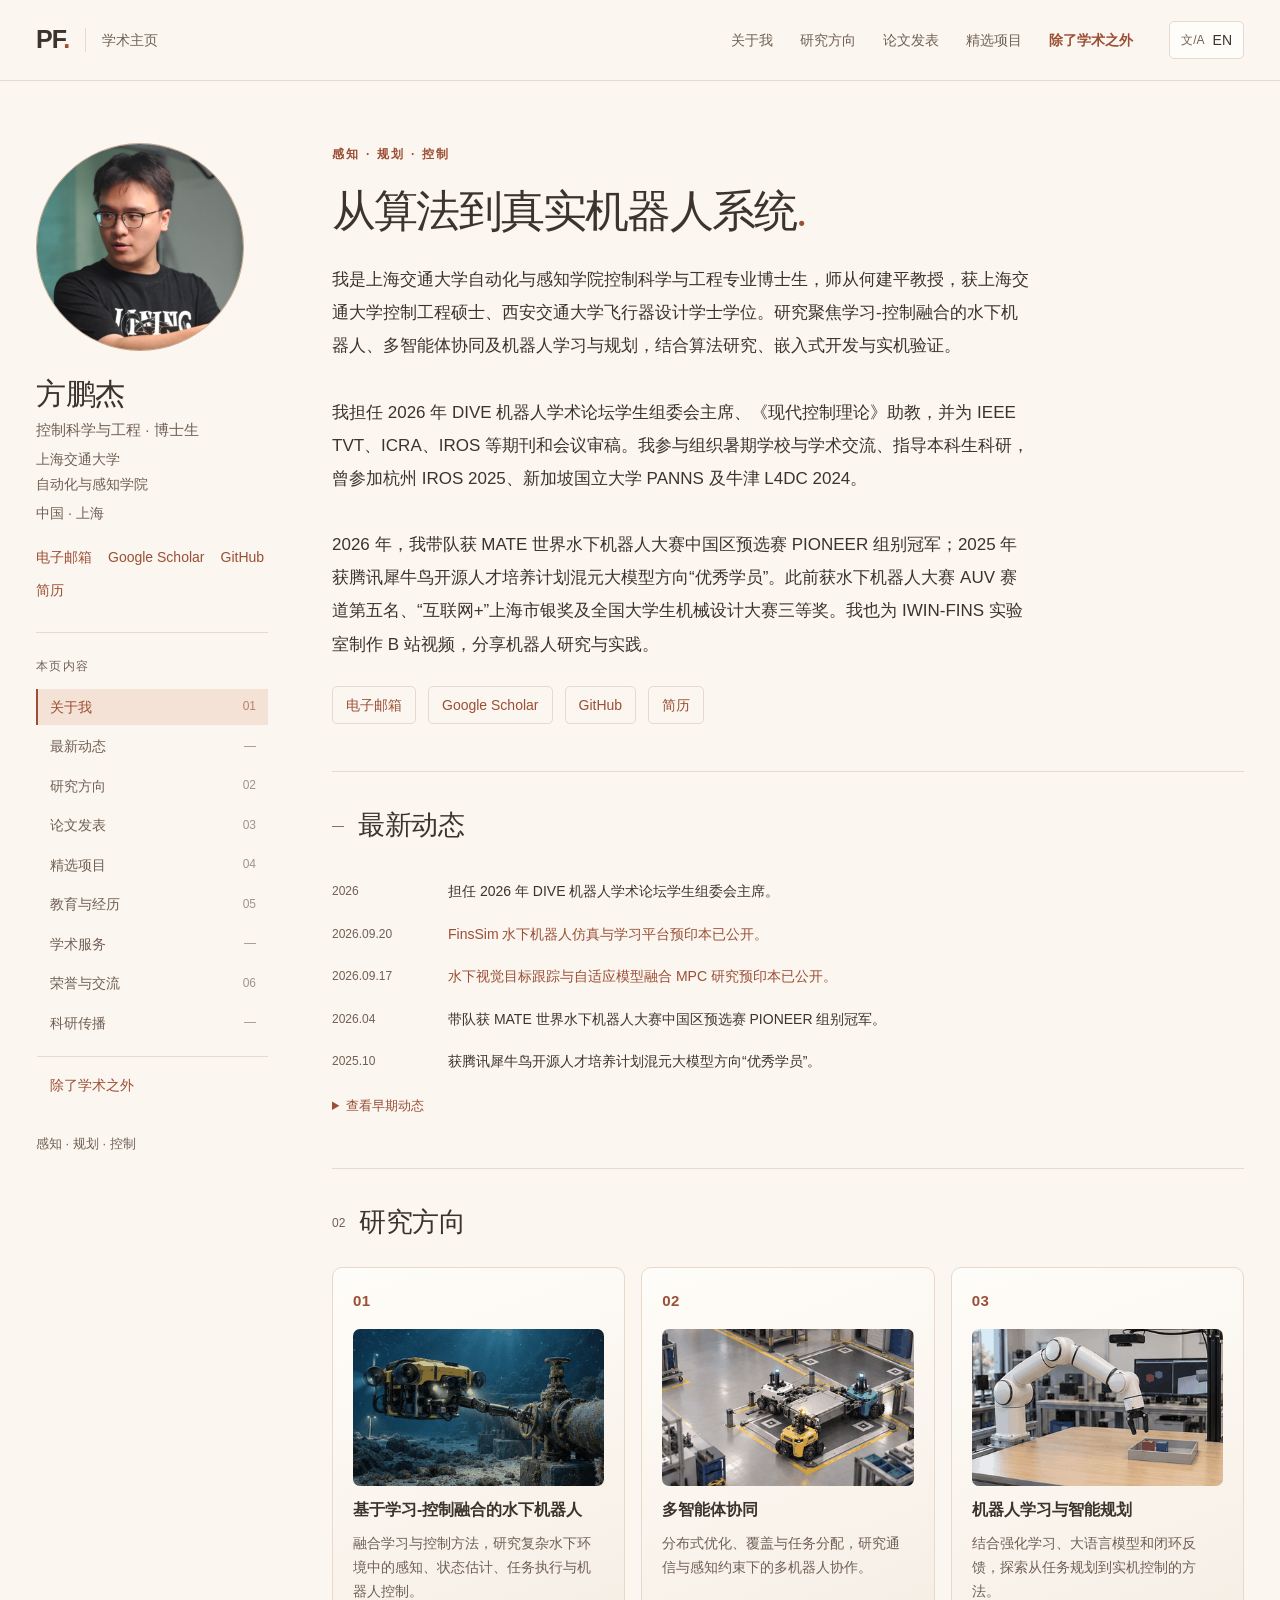
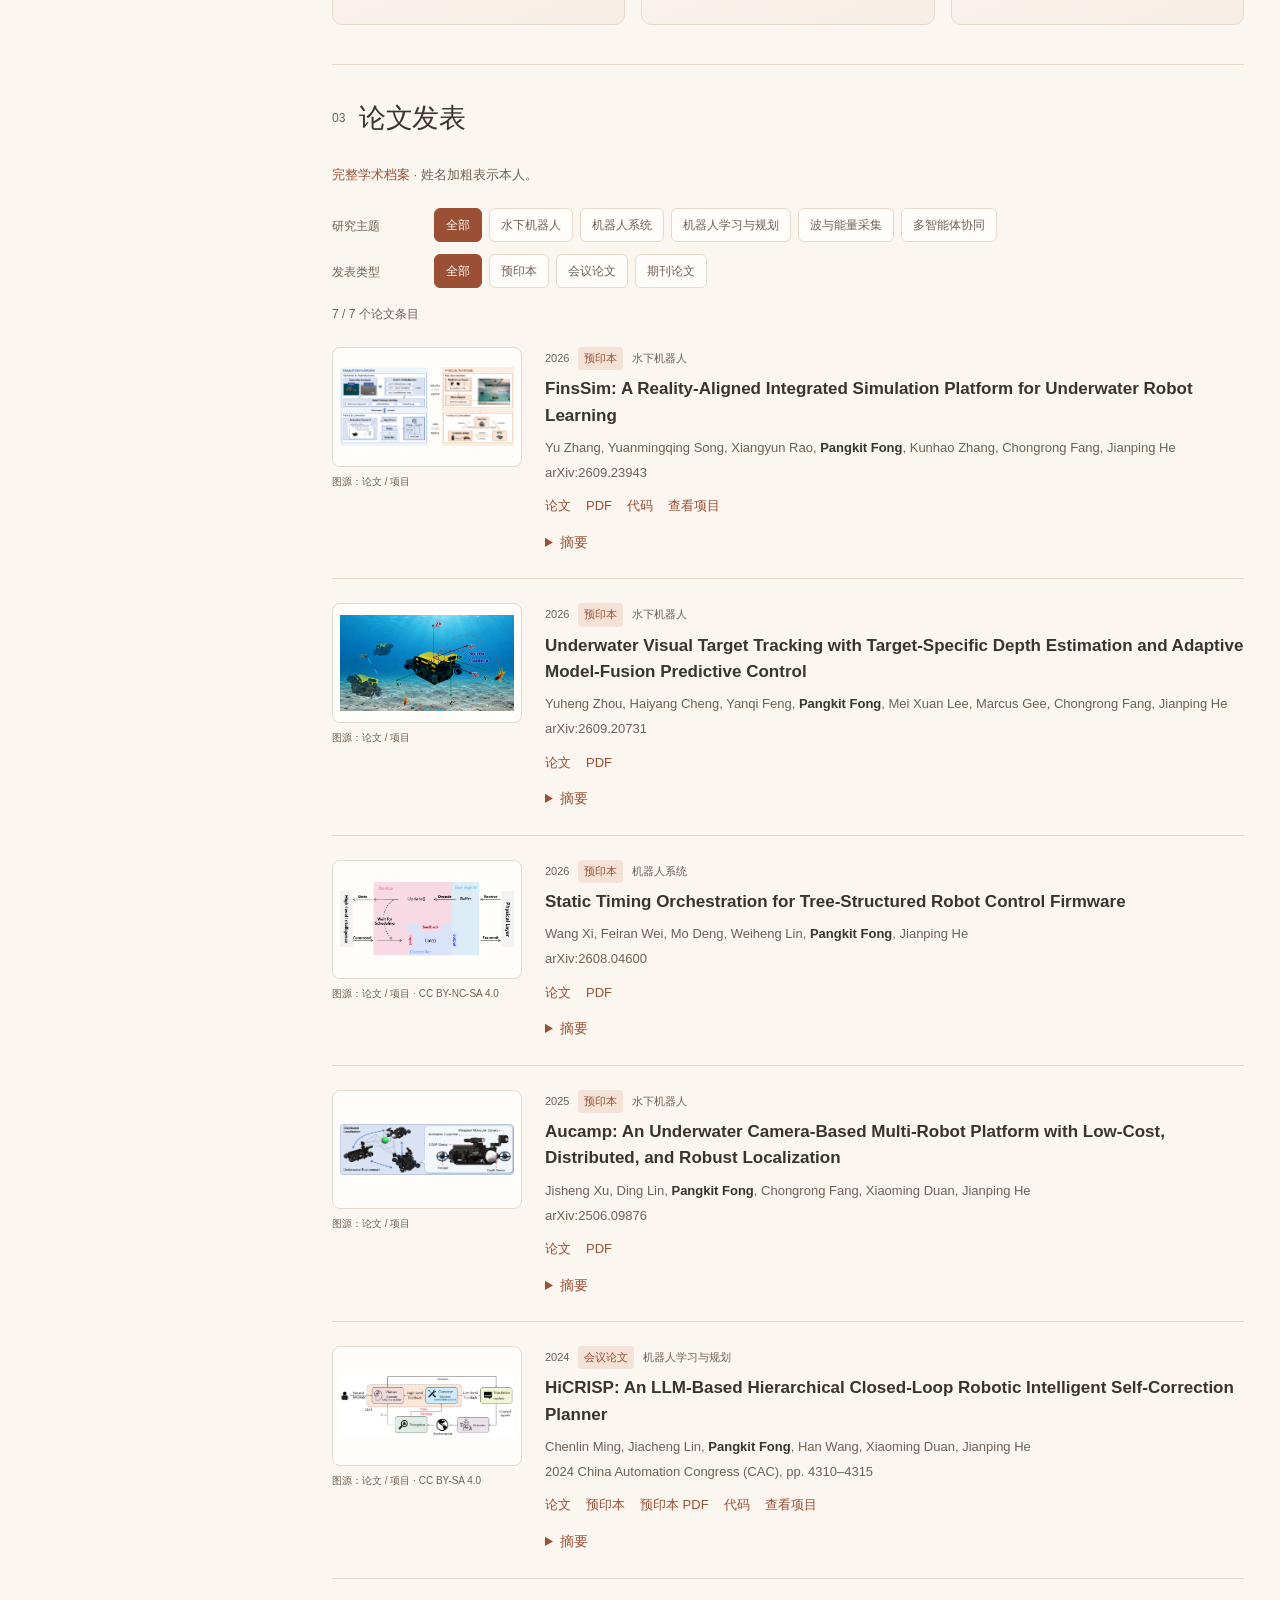
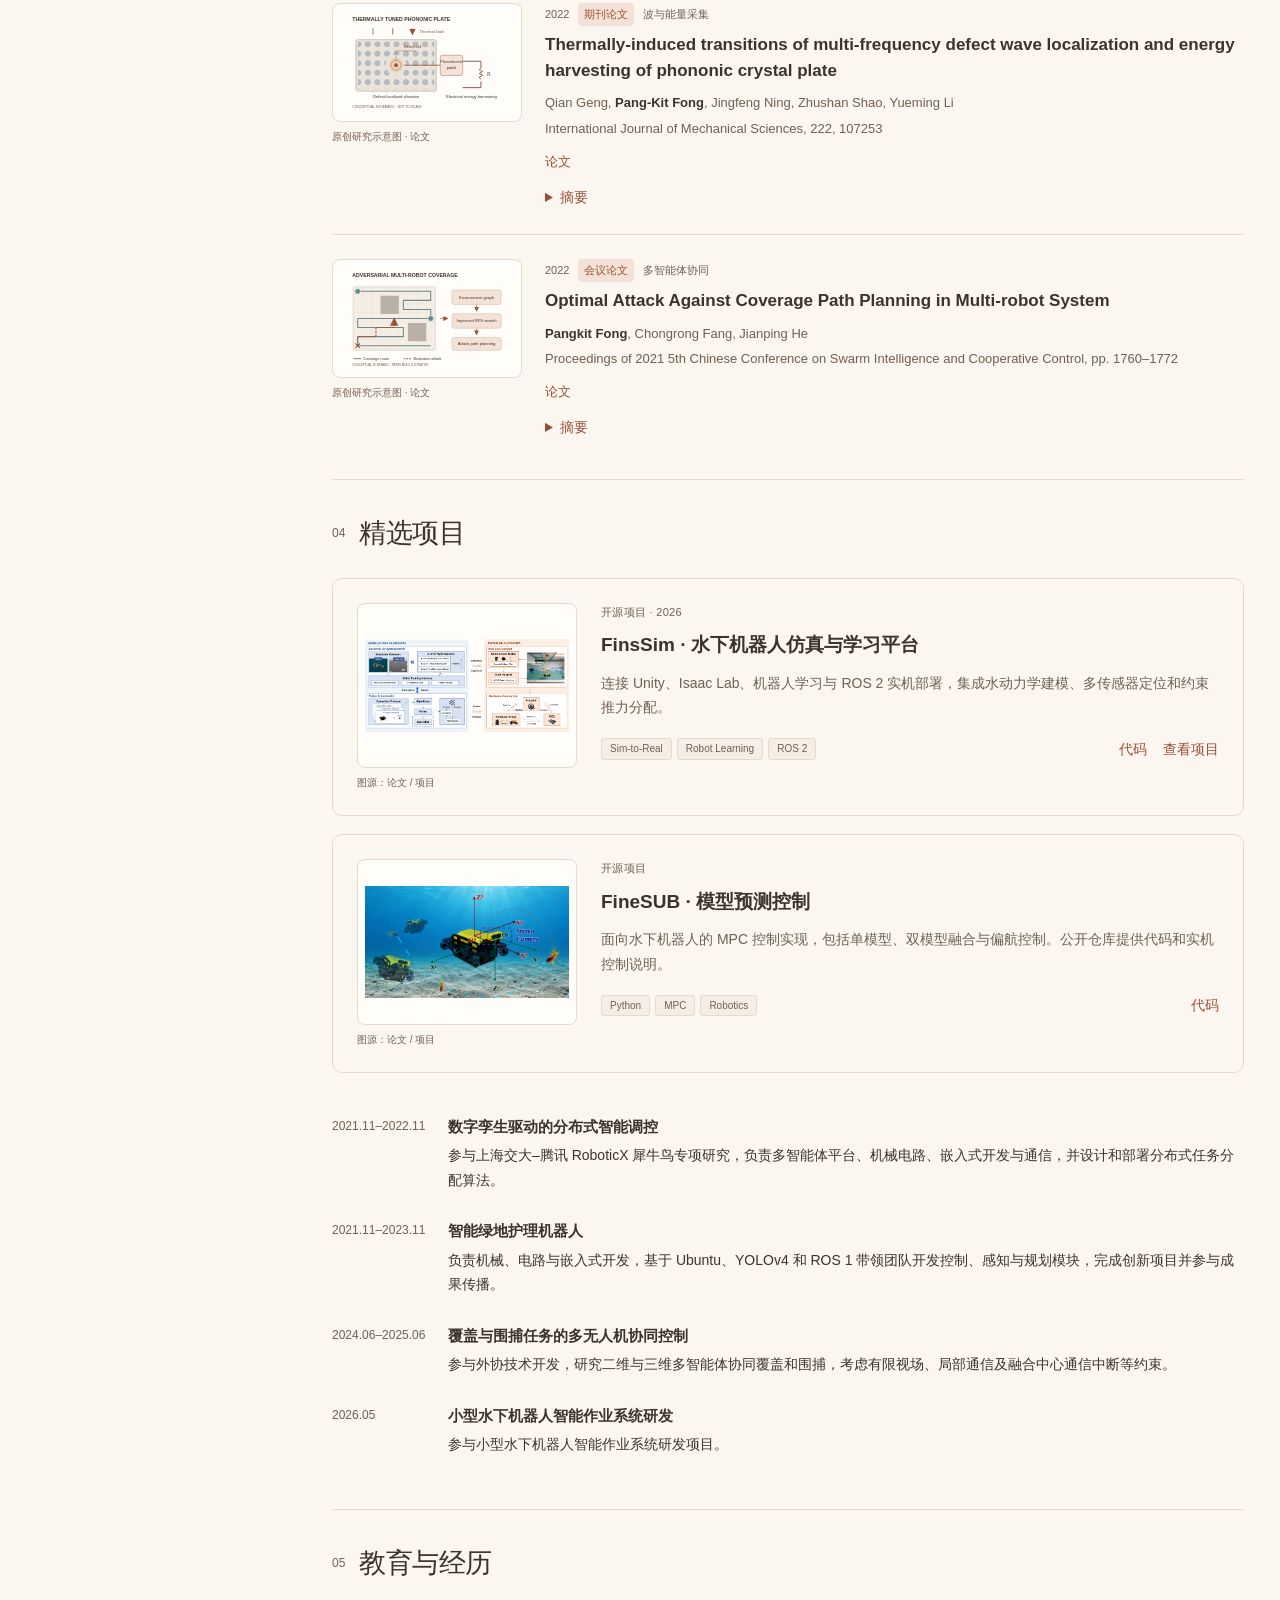
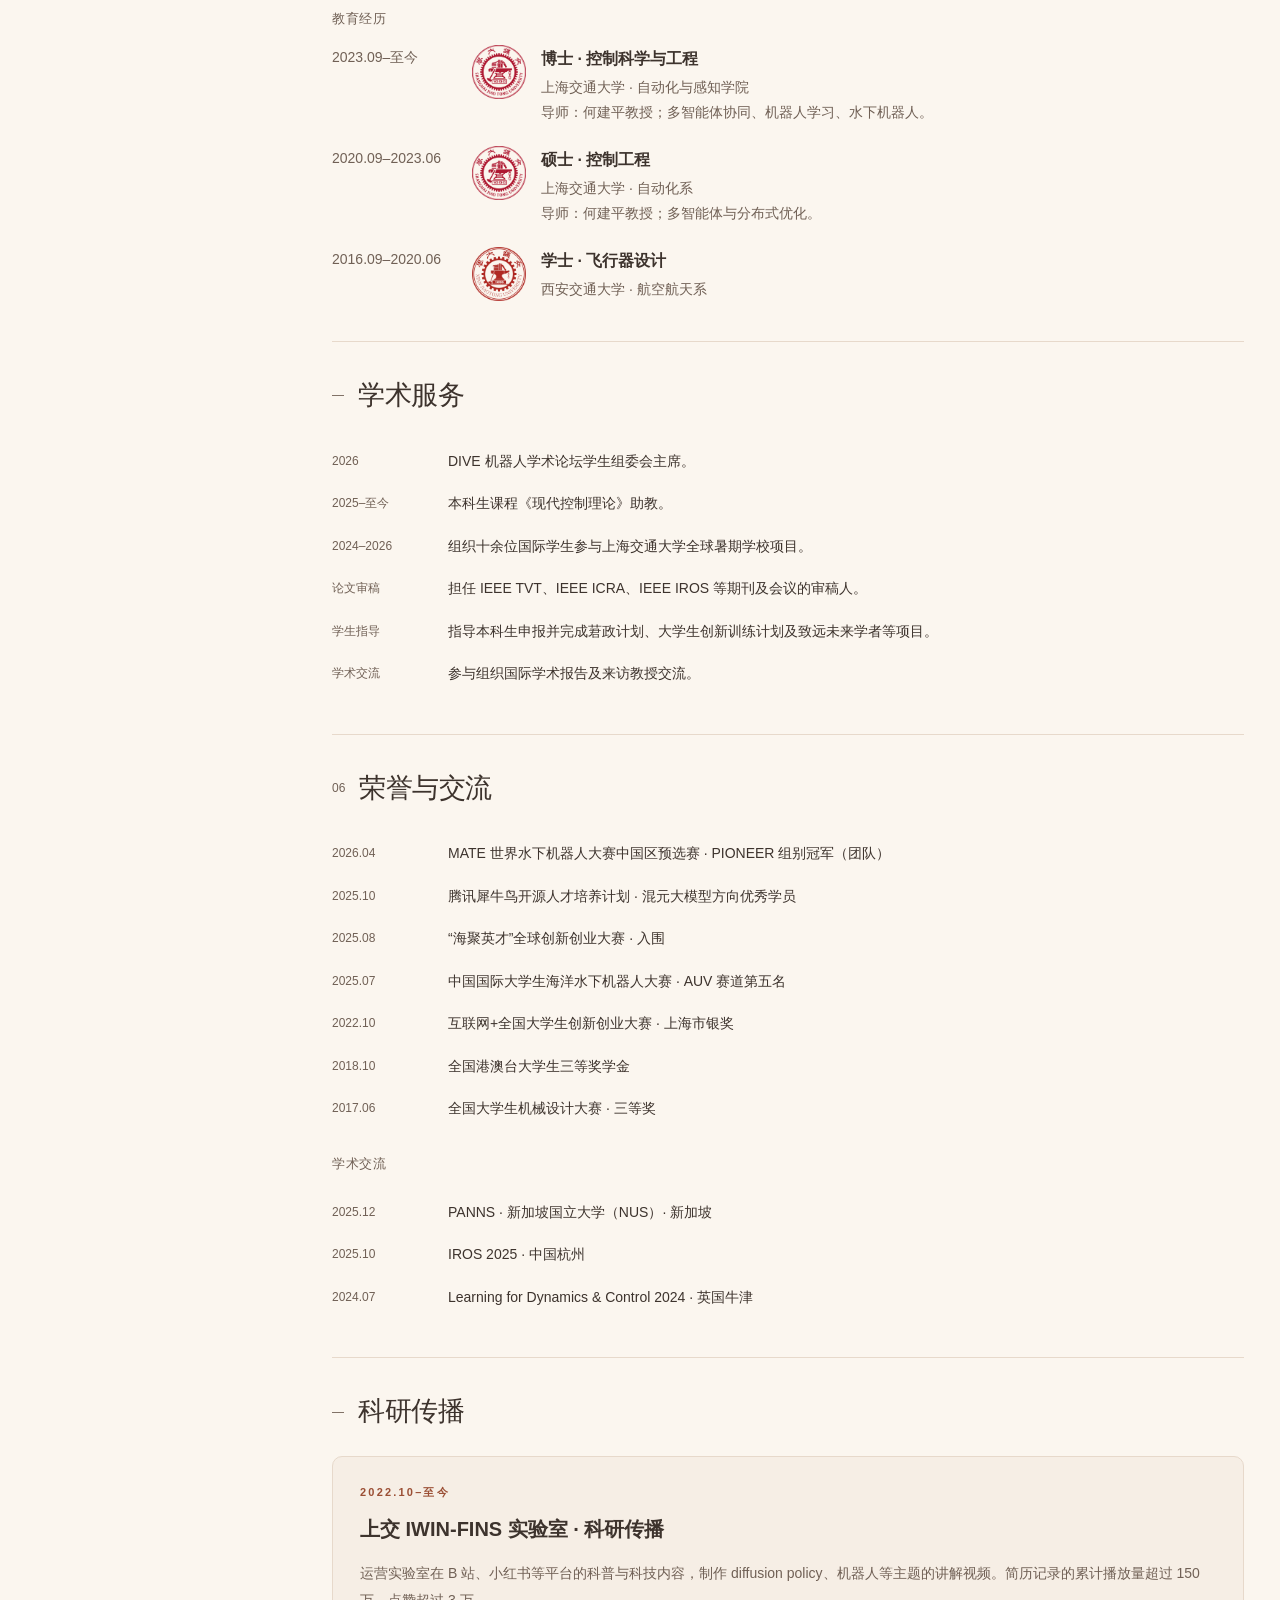
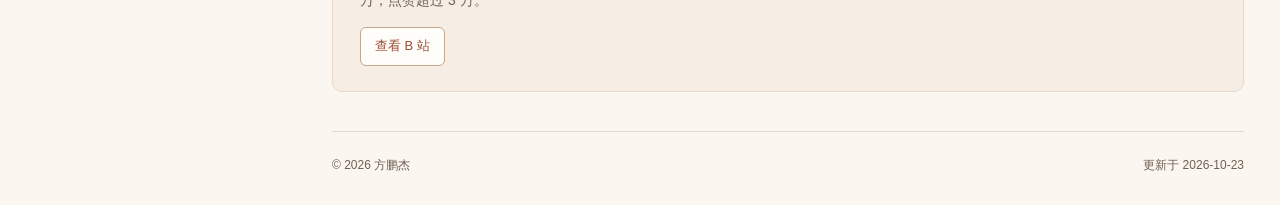
<file: index.html>
<!doctype html><html lang="zh-CN"><head><meta charset="utf-8"><meta name="viewport" content="width=device-width,initial-scale=1"><meta name="description" content="方鹏杰（Fong Pangkit），上海交通大学博士生，研究水下机器人、多智能体协同与机器人学习。"><meta name="author" content="Fong Pangkit"><meta name="theme-color" content="#fbf6ef"><link rel="canonical" href="https://fpj-gaoge.github.io/"><link rel="alternate" hreflang="zh-CN" href="https://fpj-gaoge.github.io/"><link rel="alternate" hreflang="en" href="https://fpj-gaoge.github.io/en/"><link rel="alternate" hreflang="x-default" href="https://fpj-gaoge.github.io/"><meta property="og:type" content="website"><meta property="og:title" content="方鹏杰 · 学术主页"><meta property="og:description" content="方鹏杰（Fong Pangkit），上海交通大学博士生，研究水下机器人、多智能体协同与机器人学习。"><meta property="og:url" content="https://fpj-gaoge.github.io/"><meta property="og:locale" content="zh_CN"><title>方鹏杰 · 学术主页</title><link rel="icon" type="image/svg+xml" href="data:image/svg+xml,%3Csvg xmlns='http://www.w3.org/2000/svg' viewBox='0 0 64 64'%3E%3Crect width='64' height='64' rx='12' fill='%239b4f35'/%3E%3Cpath d='M20 47V17h26v6H27v7h16v6H27v11z' fill='white'/%3E%3C/svg%3E"><link rel="stylesheet" href="/style.css?v=oct23-20261023"><link rel="stylesheet" href="/enhancements.css?v=oct23-20261023"><script type="application/ld+json">{"@context":"https://schema.org","@type":"Person","name":"Fong Pangkit","alternateName":"方鹏杰","url":"https://fpj-gaoge.github.io/","image":"https://fpj-gaoge.github.io/assets/portrait.jpg","jobTitle":"PhD Student · Control Science & Engineering","affiliation":{"@type":"CollegeOrUniversity","name":"Shanghai Jiao Tong University"},"alumniOf":{"@type":"CollegeOrUniversity","name":"Xi'an Jiaotong University"},"knowsAbout":["Learning–Control Fusion for Underwater Robotics","Multi-Agent Coordination","Robot Learning & Planning"],"sameAs":["https://github.com/FPJ-GAOGE","https://scholar.google.com.hk/citations?user=u5ba-IQAAAAJ&hl=zh-CN"]}</script><script defer src="/profile.js?v=about-compact-20261023"></script><script defer src="/render.js?v=about-compact-20261023"></script><script defer src="/app.js"></script></head><body><a class="skip-link" href="#main">跳到正文</a><header class="site-header"><div class="header-inner"><a class="wordmark" href="#about" aria-label="方鹏杰"><span class="brand-initials">PF<span class="brand-dot">.</span></span><span class="wordmark-label">学术主页</span></a><nav class="top-nav" aria-label="主导航"><a href="#about">关于我</a><a href="#research">研究方向</a><a href="#publications">论文发表</a><a href="#projects">精选项目</a><a href="/beyond/" class="beyond-link">除了学术之外</a></nav><a class="language-toggle" id="language-toggle" href="/en/" lang="en" aria-label="Switch to English"><span class="language-icon" aria-hidden="true">文/A</span><span>EN</span></a></div></header>
    <div class="page-layout"><aside class="profile-sidebar" aria-label="个人信息"><div id="portrait" class="portrait"><img src="/assets/portrait.jpg" alt="方鹏杰" width="208" height="208"></div><h1 id="profile-name">方鹏杰</h1><p class="profile-role">控制科学与工程 · 博士生</p><p class="profile-affiliation">上海交通大学
自动化与感知学院</p><p class="profile-location">中国 · 上海</p><div class="profile-links"><a href="mailto:fpjgaoge@gmail.com">电子邮箱</a><a href="https://scholar.google.com.hk/citations?user=u5ba-IQAAAAJ&amp;hl=zh-CN" target="_blank" rel="noopener noreferrer">Google Scholar</a><a href="https://github.com/FPJ-GAOGE" target="_blank" rel="noopener noreferrer">GitHub</a><a href="/cv/">简历</a></div><div class="sidebar-rule"></div><p class="sidebar-label">本页内容</p><nav class="section-nav" aria-label="本页内容"><a href="#about" class="active" aria-current="location"><span>关于我</span><span class="section-number">01</span></a><a href="#news"><span>最新动态</span><span class="section-number">—</span></a><a href="#research"><span>研究方向</span><span class="section-number">02</span></a><a href="#publications"><span>论文发表</span><span class="section-number">03</span></a><a href="#projects"><span>精选项目</span><span class="section-number">04</span></a><a href="#background"><span>教育与经历</span><span class="section-number">05</span></a><a href="#service"><span>学术服务</span><span class="section-number">—</span></a><a href="#awards"><span>荣誉与交流</span><span class="section-number">06</span></a><a href="#outreach"><span>科研传播</span><span class="section-number">—</span></a><a href="/beyond/" class="beyond-link">除了学术之外</a></nav><p class="sidebar-note">感知 · 规划 · 控制</p></aside>
    <main id="main" tabindex="-1"><section id="about" class="about-section"><p class="eyebrow">感知 · 规划 · 控制</p><h2 class="intro-title">从算法到真实机器人系统<span class="title-period">.</span></h2><p class="intro-bio">我是上海交通大学自动化与感知学院控制科学与工程专业博士生，师从何建平教授，获上海交通大学控制工程硕士、西安交通大学飞行器设计学士学位。研究聚焦学习-控制融合的水下机器人、多智能体协同及机器人学习与规划，结合算法研究、嵌入式开发与实机验证。

我担任 2026 年 DIVE 机器人学术论坛学生组委会主席、《现代控制理论》助教，并为 IEEE TVT、ICRA、IROS 等期刊和会议审稿。我参与组织暑期学校与学术交流、指导本科生科研，曾参加杭州 IROS 2025、新加坡国立大学 PANNS 及牛津 L4DC 2024。

2026 年，我带队获 MATE 世界水下机器人大赛中国区预选赛 PIONEER 组别冠军；2025 年获腾讯犀牛鸟开源人才培养计划混元大模型方向“优秀学员”。此前获水下机器人大赛 AUV 赛道第五名、“互联网+”上海市银奖及全国大学生机械设计大赛三等奖。我也为 IWIN-FINS 实验室制作 B 站视频，分享机器人研究与实践。</p><div class="intro-links"><a href="mailto:fpjgaoge@gmail.com">电子邮箱</a><a href="https://scholar.google.com.hk/citations?user=u5ba-IQAAAAJ&amp;hl=zh-CN" target="_blank" rel="noopener noreferrer">Google Scholar</a><a href="https://github.com/FPJ-GAOGE" target="_blank" rel="noopener noreferrer">GitHub</a><a href="/cv/">简历</a></div></section><section id="news" class="content-section "><div class="section-heading"><span class="heading-index">—</span><h2>最新动态</h2></div><div id="news-list" class="news-list"><div class="news-row"><time datetime="2026">2026</time><p>担任 2026 年 DIVE 机器人学术论坛学生组委会主席。</p></div><div class="news-row"><time datetime="2026-09-20">2026.09.20</time><p><a href="https://arxiv.org/abs/2609.23943" target="_blank" rel="noopener noreferrer">FinsSim 水下机器人仿真与学习平台预印本已公开。</a></p></div><div class="news-row"><time datetime="2026-09-17">2026.09.17</time><p><a href="https://arxiv.org/abs/2609.20731" target="_blank" rel="noopener noreferrer">水下视觉目标跟踪与自适应模型融合 MPC 研究预印本已公开。</a></p></div><div class="news-row"><time datetime="2026-04">2026.04</time><p>带队获 MATE 世界水下机器人大赛中国区预选赛 PIONEER 组别冠军。</p></div><div class="news-row"><time datetime="2025-10">2025.10</time><p>获腾讯犀牛鸟开源人才培养计划混元大模型方向“优秀学员”。</p></div><details class="older-news"><summary>查看早期动态</summary><div class="news-row"><time datetime="2025-07">2025.07</time><p>参与中国国际大学生海洋水下机器人大赛，获 AUV 赛道第五名。</p></div><div class="news-row"><time datetime="2025-06-11">2025.06.11</time><p><a href="https://arxiv.org/abs/2506.09876" target="_blank" rel="noopener noreferrer">Aucamp 低成本分布式水下多机器人平台预印本已公开。</a></p></div><div class="news-row"><time datetime="2024-07">2024.07</time><p>参与在英国牛津举办的 Learning for Dynamics &amp; Control 2024 学术交流。</p></div><div class="news-row"><time datetime="2023-09">2023.09</time><p>开始在上海交通大学攻读控制科学与工程博士学位。</p></div></details></div></section>
    <section id="research" class="content-section "><div class="section-heading"><span class="heading-index">02</span><h2>研究方向</h2></div><div id="research-list" class="research-list"><article class="research-item research-card" tabindex="0"><div class="research-card-top"><span class="research-index">01</span></div><picture class="research-media"><source media="(prefers-reduced-motion: reduce)" srcset="/assets/research/underwater.png"><img src="/assets/research/underwater.gif" width="360" height="225" loading="lazy" decoding="async" alt="水下机器人在海底检查管线并操作阀门的生成示意动画"></picture><h3>基于学习-控制融合的水下机器人</h3><p>融合学习与控制方法，研究复杂水下环境中的感知、状态估计、任务执行与机器人控制。</p></article><article class="research-item research-card" tabindex="0"><div class="research-card-top"><span class="research-index">02</span></div><picture class="research-media"><source media="(prefers-reduced-motion: reduce)" srcset="/assets/research/coordination.png"><img src="/assets/research/coordination.gif" width="360" height="225" loading="lazy" decoding="async" alt="多台移动机器人协同搬运与对接设备的生成示意动画"></picture><h3>多智能体协同</h3><p>分布式优化、覆盖与任务分配，研究通信与感知约束下的多机器人协作。</p></article><article class="research-item research-card" tabindex="0"><div class="research-card-top"><span class="research-index">03</span></div><picture class="research-media"><source media="(prefers-reduced-motion: reduce)" srcset="/assets/research/learning.png"><img src="/assets/research/learning.gif" width="360" height="225" loading="lazy" decoding="async" alt="机械臂抓取、移动并放置物块的机器人学习场景示意动画"></picture><h3>机器人学习与智能规划</h3><p>结合强化学习、大语言模型和闭环反馈，探索从任务规划到实机控制的方法。</p></article></div></section>
    <section id="publications" class="content-section "><div class="section-heading"><span class="heading-index">03</span><h2>论文发表</h2></div><p class="publication-intro"><a href="https://scholar.google.com.hk/citations?user=u5ba-IQAAAAJ&amp;hl=zh-CN" target="_blank" rel="noopener noreferrer">完整学术档案</a> · 姓名加粗表示本人。</p><div id="publication-filters" class="publication-filters"><div class="filter-group" role="group" aria-label="研究主题"><span class="filter-label">研究主题</span><div><button type="button" class="filter-button" data-filter-group="topic" data-filter="all" aria-pressed="true">全部</button><button type="button" class="filter-button" data-filter-group="topic" data-filter="underwater" aria-pressed="false">水下机器人</button><button type="button" class="filter-button" data-filter-group="topic" data-filter="systems" aria-pressed="false">机器人系统</button><button type="button" class="filter-button" data-filter-group="topic" data-filter="learning" aria-pressed="false">机器人学习与规划</button><button type="button" class="filter-button" data-filter-group="topic" data-filter="mechanics" aria-pressed="false">波与能量采集</button><button type="button" class="filter-button" data-filter-group="topic" data-filter="coordination" aria-pressed="false">多智能体协同</button></div></div><div class="filter-group" role="group" aria-label="发表类型"><span class="filter-label">发表类型</span><div><button type="button" class="filter-button" data-filter-group="type" data-filter="all" aria-pressed="true">全部</button><button type="button" class="filter-button" data-filter-group="type" data-filter="Preprint" aria-pressed="false">预印本</button><button type="button" class="filter-button" data-filter-group="type" data-filter="Conference" aria-pressed="false">会议论文</button><button type="button" class="filter-button" data-filter-group="type" data-filter="Journal" aria-pressed="false">期刊论文</button></div></div></div><p id="publication-count" class="publication-count" role="status" aria-live="polite">7 / 7 个论文条目</p><div id="publication-list" class="publication-list"><article class="publication publication-with-image"><figure class="paper-figure"><a href="/assets/papers/finssim.png" target="_blank" rel="noopener noreferrer" aria-label="FinsSim 仿真、机器人学习与实机部署流程总览"><img src="/assets/papers/finssim.png" alt="FinsSim 仿真、机器人学习与实机部署流程总览" loading="lazy" decoding="async" width="640" height="360"></a><figcaption><a href="https://arxiv.org/html/2609.23943v1#S2.F1" target="_blank" rel="noopener noreferrer">图源：论文 / 项目</a></figcaption></figure><div class="publication-body"><div class="publication-meta"><span>2026</span><span class="venue-badge">预印本</span><span>水下机器人</span></div><h3><a href="https://arxiv.org/abs/2609.23943" target="_blank" rel="noopener noreferrer">FinsSim: A Reality-Aligned Integrated Simulation Platform for Underwater Robot Learning</a></h3><p class="authors">Yu Zhang, Yuanmingqing Song, Xiangyun Rao, <strong>Pangkit Fong</strong>, Kunhao Zhang, Chongrong Fang, Jianping He</p><p class="venue">arXiv:2609.23943</p><div class="paper-links"><a href="https://arxiv.org/abs/2609.23943" target="_blank" rel="noopener noreferrer">论文</a><a href="https://arxiv.org/pdf/2609.23943" target="_blank" rel="noopener noreferrer">PDF</a><a href="https://github.com/IWIN-FINS/FinsSim" target="_blank" rel="noopener noreferrer">代码</a><a href="https://sherlocknolan.github.io/projects/FinsSim/" target="_blank" rel="noopener noreferrer">查看项目</a></div><details><summary>摘要</summary><p>集成流体动力学模型、控制基线、多传感器定位与推力分配，串联水下机器人学习的仿真到实机流程。</p></details></div></article><article class="publication publication-with-image"><figure class="paper-figure"><a href="/assets/papers/tracking.png" target="_blank" rel="noopener noreferrer" aria-label="水下视觉跟踪平台与任务示意"><img src="/assets/papers/tracking.png" alt="水下视觉跟踪平台与任务示意" loading="lazy" decoding="async" width="640" height="360"></a><figcaption><a href="https://arxiv.org/html/2609.20731v1#S1.F1" target="_blank" rel="noopener noreferrer">图源：论文 / 项目</a></figcaption></figure><div class="publication-body"><div class="publication-meta"><span>2026</span><span class="venue-badge">预印本</span><span>水下机器人</span></div><h3><a href="https://arxiv.org/abs/2609.20731" target="_blank" rel="noopener noreferrer">Underwater Visual Target Tracking with Target-Specific Depth Estimation and Adaptive Model-Fusion Predictive Control</a></h3><p class="authors">Yuheng Zhou, Haiyang Cheng, Yanqi Feng, <strong>Pangkit Fong</strong>, Mei Xuan Lee, Marcus Gee, Chongrong Fang, Jianping He</p><p class="venue">arXiv:2609.20731</p><div class="paper-links"><a href="https://arxiv.org/abs/2609.20731" target="_blank" rel="noopener noreferrer">论文</a><a href="https://arxiv.org/pdf/2609.20731" target="_blank" rel="noopener noreferrer">PDF</a></div><details><summary>摘要</summary><p>结合双目视觉、目标专属深度提取、卡尔曼滤波与自适应模型融合 MPC，实现约束下的水下目标跟踪。</p></details></div></article><article class="publication publication-with-image"><figure class="paper-figure"><a href="/assets/papers/firmware-framework.png" target="_blank" rel="noopener noreferrer" aria-label="FineMote 设备、控制器与总线代理的固件框架示意图（论文图 2b）"><img src="/assets/papers/firmware-framework.png" alt="FineMote 设备、控制器与总线代理的固件框架示意图（论文图 2b）" loading="lazy" decoding="async" width="640" height="360"></a><figcaption><a href="https://arxiv.org/html/2608.04600v1#S2.F2" target="_blank" rel="noopener noreferrer">图源：论文 / 项目</a> · <a href="https://creativecommons.org/licenses/by-nc-sa/4.0/" target="_blank" rel="noopener noreferrer">CC BY-NC-SA 4.0</a></figcaption></figure><div class="publication-body"><div class="publication-meta"><span>2026</span><span class="venue-badge">预印本</span><span>机器人系统</span></div><h3><a href="https://arxiv.org/abs/2608.04600" target="_blank" rel="noopener noreferrer">Static Timing Orchestration for Tree-Structured Robot Control Firmware</a></h3><p class="authors">Wang Xi, Feiran Wei, Mo Deng, Weiheng Lin, <strong>Pangkit Fong</strong>, Jianping He</p><p class="venue">arXiv:2608.04600</p><div class="paper-links"><a href="https://arxiv.org/abs/2608.04600" target="_blank" rel="noopener noreferrer">论文</a><a href="https://arxiv.org/pdf/2608.04600" target="_blank" rel="noopener noreferrer">PDF</a></div><details><summary>摘要</summary><p>提出 FineMote 固件生成框架，利用编译期信息为树状设备模型确定执行顺序，分析时序约束与决策延迟。</p></details></div></article><article class="publication publication-with-image"><figure class="paper-figure"><a href="/assets/papers/aucamp.png" target="_blank" rel="noopener noreferrer" aria-label="Aucamp 水下多机器人平台总览"><img src="/assets/papers/aucamp.png" alt="Aucamp 水下多机器人平台总览" loading="lazy" decoding="async" width="640" height="360"></a><figcaption><a href="https://arxiv.org/html/2506.09876v1#S0.F1" target="_blank" rel="noopener noreferrer">图源：论文 / 项目</a></figcaption></figure><div class="publication-body"><div class="publication-meta"><span>2025</span><span class="venue-badge">预印本</span><span>水下机器人</span></div><h3><a href="https://arxiv.org/abs/2506.09876" target="_blank" rel="noopener noreferrer">Aucamp: An Underwater Camera-Based Multi-Robot Platform with Low-Cost, Distributed, and Robust Localization</a></h3><p class="authors">Jisheng Xu, Ding Lin, <strong>Pangkit Fong</strong>, Chongrong Fang, Xiaoming Duan, Jianping He</p><p class="venue">arXiv:2506.09876</p><div class="paper-links"><a href="https://arxiv.org/abs/2506.09876" target="_blank" rel="noopener noreferrer">论文</a><a href="https://arxiv.org/pdf/2506.09876" target="_blank" rel="noopener noreferrer">PDF</a></div><details><summary>摘要</summary><p>基于单目相机的低成本水下多机器人平台，通过分布式更新协议实现定位，结合动力学与鲁棒姿态控制提高稳定性。</p></details></div></article><article class="publication publication-with-image"><figure class="paper-figure"><a href="/assets/papers/hicrisp.png" target="_blank" rel="noopener noreferrer" aria-label="HiCRISP 分层闭环自我修正规划框架"><img src="/assets/papers/hicrisp.png" alt="HiCRISP 分层闭环自我修正规划框架" loading="lazy" decoding="async" width="640" height="360"></a><figcaption><a href="https://ming-bot.github.io/HiCRISP.github.io/" target="_blank" rel="noopener noreferrer">图源：论文 / 项目</a> · <a href="https://creativecommons.org/licenses/by-sa/4.0/" target="_blank" rel="noopener noreferrer">CC BY-SA 4.0</a></figcaption></figure><div class="publication-body"><div class="publication-meta"><span>2024</span><span class="venue-badge">会议论文</span><span>机器人学习与规划</span></div><h3><a href="https://doi.org/10.1109/CAC63892.2024.10865457" target="_blank" rel="noopener noreferrer">HiCRISP: An LLM-Based Hierarchical Closed-Loop Robotic Intelligent Self-Correction Planner</a></h3><p class="authors">Chenlin Ming, Jiacheng Lin, <strong>Pangkit Fong</strong>, Han Wang, Xiaoming Duan, Jianping He</p><p class="venue">2024 China Automation Congress (CAC), pp. 4310–4315</p><div class="paper-links"><a href="https://doi.org/10.1109/CAC63892.2024.10865457" target="_blank" rel="noopener noreferrer">论文</a><a href="https://arxiv.org/abs/2309.12089" target="_blank" rel="noopener noreferrer">预印本</a><a href="https://arxiv.org/pdf/2309.12089" target="_blank" rel="noopener noreferrer">预印本 PDF</a><a href="https://github.com/ming-bot/HiCRISP" target="_blank" rel="noopener noreferrer">代码</a><a href="https://ming-bot.github.io/HiCRISP.github.io/" target="_blank" rel="noopener noreferrer">查看项目</a></div><details><summary>摘要</summary><p>分层闭环规划框架分别处理高层规划与低层执行错误，通过大语言模型和反馈在机器人任务过程中进行自我修正。</p></details></div></article><article class="publication publication-with-image"><figure class="paper-figure"><a href="/assets/papers/phononic-harvesting.svg" target="_blank" rel="noopener noreferrer" aria-label="热调控声子晶体板缺陷局域与压电能量采集的原创示意图"><img src="/assets/papers/phononic-harvesting.svg" alt="热调控声子晶体板缺陷局域与压电能量采集的原创示意图" loading="lazy" decoding="async" width="640" height="360"></a><figcaption><a href="https://doi.org/10.1016/j.ijmecsci.2022.107253" target="_blank" rel="noopener noreferrer">原创研究示意图 · 论文</a></figcaption></figure><div class="publication-body"><div class="publication-meta"><span>2022</span><span class="venue-badge">期刊论文</span><span>波与能量采集</span></div><h3><a href="https://doi.org/10.1016/j.ijmecsci.2022.107253" target="_blank" rel="noopener noreferrer">Thermally-induced transitions of multi-frequency defect wave localization and energy harvesting of phononic crystal plate</a></h3><p class="authors">Qian Geng, <strong>Pang-Kit Fong</strong>, Jingfeng Ning, Zhushan Shao, Yueming Li</p><p class="venue">International Journal of Mechanical Sciences, 222, 107253</p><div class="paper-links"><a href="https://doi.org/10.1016/j.ijmecsci.2022.107253" target="_blank" rel="noopener noreferrer">论文</a></div><details><summary>摘要</summary><p>研究热载荷下声子晶体板的多频缺陷态与振动能量采集，分析刚度变化对波局域和采集性能的影响。</p></details></div></article><article class="publication publication-with-image"><figure class="paper-figure"><a href="/assets/papers/coverage-attack.svg" target="_blank" rel="noopener noreferrer" aria-label="障碍环境下多机器人覆盖路线与改进 BFS 攻击路径搜索的原创示意图"><img src="/assets/papers/coverage-attack.svg" alt="障碍环境下多机器人覆盖路线与改进 BFS 攻击路径搜索的原创示意图" loading="lazy" decoding="async" width="640" height="360"></a><figcaption><a href="https://doi.org/10.1007/978-981-19-3998-3_164" target="_blank" rel="noopener noreferrer">原创研究示意图 · 论文</a></figcaption></figure><div class="publication-body"><div class="publication-meta"><span>2022</span><span class="venue-badge">会议论文</span><span>多智能体协同</span></div><h3><a href="https://doi.org/10.1007/978-981-19-3998-3_164" target="_blank" rel="noopener noreferrer">Optimal Attack Against Coverage Path Planning in Multi-robot System</a></h3><p class="authors"><strong>Pangkit Fong</strong>, Chongrong Fang, Jianping He</p><p class="venue">Proceedings of 2021 5th Chinese Conference on Swarm Intelligence and Cooperative Control, pp. 1760–1772</p><div class="paper-links"><a href="https://doi.org/10.1007/978-981-19-3998-3_164" target="_blank" rel="noopener noreferrer">论文</a></div><details><summary>摘要</summary><p>研究多机器人覆盖任务的对抗场景，以改进广度优先搜索在离散环境中求解最优攻击路径。</p></details></div></article></div></section>
    <section id="projects" class="content-section "><div class="section-heading"><span class="heading-index">04</span><h2>精选项目</h2></div><div class="project-list"><article class="project project-with-image"><figure class="project-figure"><a href="/assets/papers/finssim.png" target="_blank" rel="noopener noreferrer" aria-label="FinsSim 仿真、机器人学习与实机部署流程总览"><img src="/assets/papers/finssim.png" alt="FinsSim 仿真、机器人学习与实机部署流程总览" loading="lazy" decoding="async" width="640" height="360"></a><figcaption><a href="https://arxiv.org/html/2609.23943v1#S2.F1" target="_blank" rel="noopener noreferrer">图源：论文 / 项目</a></figcaption></figure><div class="project-body"><div class="project-meta">开源项目 · 2026</div><h3>FinsSim · 水下机器人仿真与学习平台</h3><p>连接 Unity、Isaac Lab、机器人学习与 ROS 2 实机部署，集成水动力学建模、多传感器定位和约束推力分配。</p><div class="project-bottom"><div class="tags"><span class="tag">Sim-to-Real</span><span class="tag">Robot Learning</span><span class="tag">ROS 2</span></div><div class="project-links"><a href="https://github.com/IWIN-FINS/FinsSim" target="_blank" rel="noopener noreferrer">代码</a><a href="https://sherlocknolan.github.io/projects/FinsSim/" target="_blank" rel="noopener noreferrer">查看项目</a></div></div></div></article><article class="project project-with-image"><figure class="project-figure"><a href="/assets/papers/tracking.png" target="_blank" rel="noopener noreferrer" aria-label="水下视觉跟踪平台与任务示意"><img src="/assets/papers/tracking.png" alt="水下视觉跟踪平台与任务示意" loading="lazy" decoding="async" width="640" height="360"></a><figcaption><a href="https://arxiv.org/html/2609.20731v1#S1.F1" target="_blank" rel="noopener noreferrer">图源：论文 / 项目</a></figcaption></figure><div class="project-body"><div class="project-meta">开源项目</div><h3>FineSUB · 模型预测控制</h3><p>面向水下机器人的 MPC 控制实现，包括单模型、双模型融合与偏航控制。公开仓库提供代码和实机控制说明。</p><div class="project-bottom"><div class="tags"><span class="tag">Python</span><span class="tag">MPC</span><span class="tag">Robotics</span></div><div class="project-links"><a href="https://github.com/FPJ-GAOGE/MPC-fused-model" target="_blank" rel="noopener noreferrer">代码</a></div></div></div></article><div class="project-updates"><article class="news-row project-update"><span class="project-date">2021.11–2022.11</span><div><h3>数字孪生驱动的分布式智能调控</h3><p>参与上海交大–腾讯 RoboticX 犀牛鸟专项研究，负责多智能体平台、机械电路、嵌入式开发与通信，并设计和部署分布式任务分配算法。</p></div></article><article class="news-row project-update"><span class="project-date">2021.11–2023.11</span><div><h3>智能绿地护理机器人</h3><p>负责机械、电路与嵌入式开发，基于 Ubuntu、YOLOv4 和 ROS 1 带领团队开发控制、感知与规划模块，完成创新项目并参与成果传播。</p></div></article><article class="news-row project-update"><span class="project-date">2024.06–2025.06</span><div><h3>覆盖与围捕任务的多无人机协同控制</h3><p>参与外协技术开发，研究二维与三维多智能体协同覆盖和围捕，考虑有限视场、局部通信及融合中心通信中断等约束。</p></div></article><article class="news-row project-update"><span class="project-date">2026.05</span><div><h3>小型水下机器人智能作业系统研发</h3><p>参与小型水下机器人智能作业系统研发项目。</p></div></article></div></div></section>
    <section id="background" class="content-section "><div class="section-heading"><span class="heading-index">05</span><h2>教育与经历</h2></div><div id="background-list"><div class="timeline-group"><h3 class="timeline-label">教育经历</h3><div class="timeline-entry"><time>2023.09–至今</time><div class="timeline-content"><span class="institution-mark institution-logo"><img src="/assets/institutions/sjtu.png" alt="上海交通大学校徽" width="54" height="54" loading="lazy"></span><div><h3>博士 · 控制科学与工程</h3><p>上海交通大学 · 自动化与感知学院</p><p>导师：何建平教授；多智能体协同、机器人学习、水下机器人。</p></div></div></div><div class="timeline-entry"><time>2020.09–2023.06</time><div class="timeline-content"><span class="institution-mark institution-logo"><img src="/assets/institutions/sjtu.png" alt="上海交通大学校徽" width="54" height="54" loading="lazy"></span><div><h3>硕士 · 控制工程</h3><p>上海交通大学 · 自动化系</p><p>导师：何建平教授；多智能体与分布式优化。</p></div></div></div><div class="timeline-entry"><time>2016.09–2020.06</time><div class="timeline-content"><span class="institution-mark institution-logo"><img src="/assets/institutions/xjtu.png" alt="西安交通大学校徽" width="54" height="54" loading="lazy"></span><div><h3>学士 · 飞行器设计</h3><p>西安交通大学 · 航空航天系</p></div></div></div></div></div></section>
    <section id="service" class="content-section "><div class="section-heading"><span class="heading-index">—</span><h2>学术服务</h2></div><div class="news-row"><span class="service-date">2026</span><p>DIVE 机器人学术论坛学生组委会主席。</p></div><div class="news-row"><span class="service-date">2025–至今</span><p>本科生课程《现代控制理论》助教。</p></div><div class="news-row"><span class="service-date">2024–2026</span><p>组织十余位国际学生参与上海交通大学全球暑期学校项目。</p></div><div class="news-row"><span class="service-date">论文审稿</span><p>担任 IEEE TVT、IEEE ICRA、IEEE IROS 等期刊及会议的审稿人。</p></div><div class="news-row"><span class="service-date">学生指导</span><p>指导本科生申报并完成莙政计划、大学生创新训练计划及致远未来学者等项目。</p></div><div class="news-row"><span class="service-date">学术交流</span><p>参与组织国际学术报告及来访教授交流。</p></div></section>
    <section id="awards" class="content-section "><div class="section-heading"><span class="heading-index">06</span><h2>荣誉与交流</h2></div><div class="news-row"><time>2026.04</time><p>MATE 世界水下机器人大赛中国区预选赛 · PIONEER 组别冠军（团队）</p></div><div class="news-row"><time>2025.10</time><p>腾讯犀牛鸟开源人才培养计划 · 混元大模型方向优秀学员</p></div><div class="news-row"><time>2025.08</time><p>“海聚英才”全球创新创业大赛 · 入围</p></div><div class="news-row"><time>2025.07</time><p>中国国际大学生海洋水下机器人大赛 · AUV 赛道第五名</p></div><div class="news-row"><time>2022.10</time><p>互联网+全国大学生创新创业大赛 · 上海市银奖</p></div><div class="news-row"><time>2018.10</time><p>全国港澳台大学生三等奖学金</p></div><div class="news-row"><time>2017.06</time><p>全国大学生机械设计大赛 · 三等奖</p></div><h3 class="timeline-label activities-heading">学术交流</h3><div class="news-row"><time>2025.12</time><p>PANNS · 新加坡国立大学（NUS）· 新加坡</p></div><div class="news-row"><time>2025.10</time><p>IROS 2025 · 中国杭州</p></div><div class="news-row"><time>2024.07</time><p>Learning for Dynamics &amp; Control 2024 · 英国牛津</p></div></section><section id="outreach" class="content-section "><div class="section-heading"><span class="heading-index">—</span><h2>科研传播</h2></div><article class="outreach-card"><p class="eyebrow">2022.10–至今</p><h3>上交 IWIN-FINS 实验室 · 科研传播</h3><p>运营实验室在 B 站、小红书等平台的科普与科技内容，制作 diffusion policy、机器人等主题的讲解视频。简历记录的累计播放量超过 150 万，点赞超过 3 万。</p><a href="https://space.bilibili.com/1188256336" class="outreach-button" target="_blank" rel="noopener noreferrer">查看 B 站</a></article></section>
    <footer class="site-footer"><span>© 2026 方鹏杰</span><span>更新于 2026-10-23</span></footer></main></div></body></html>
</file>
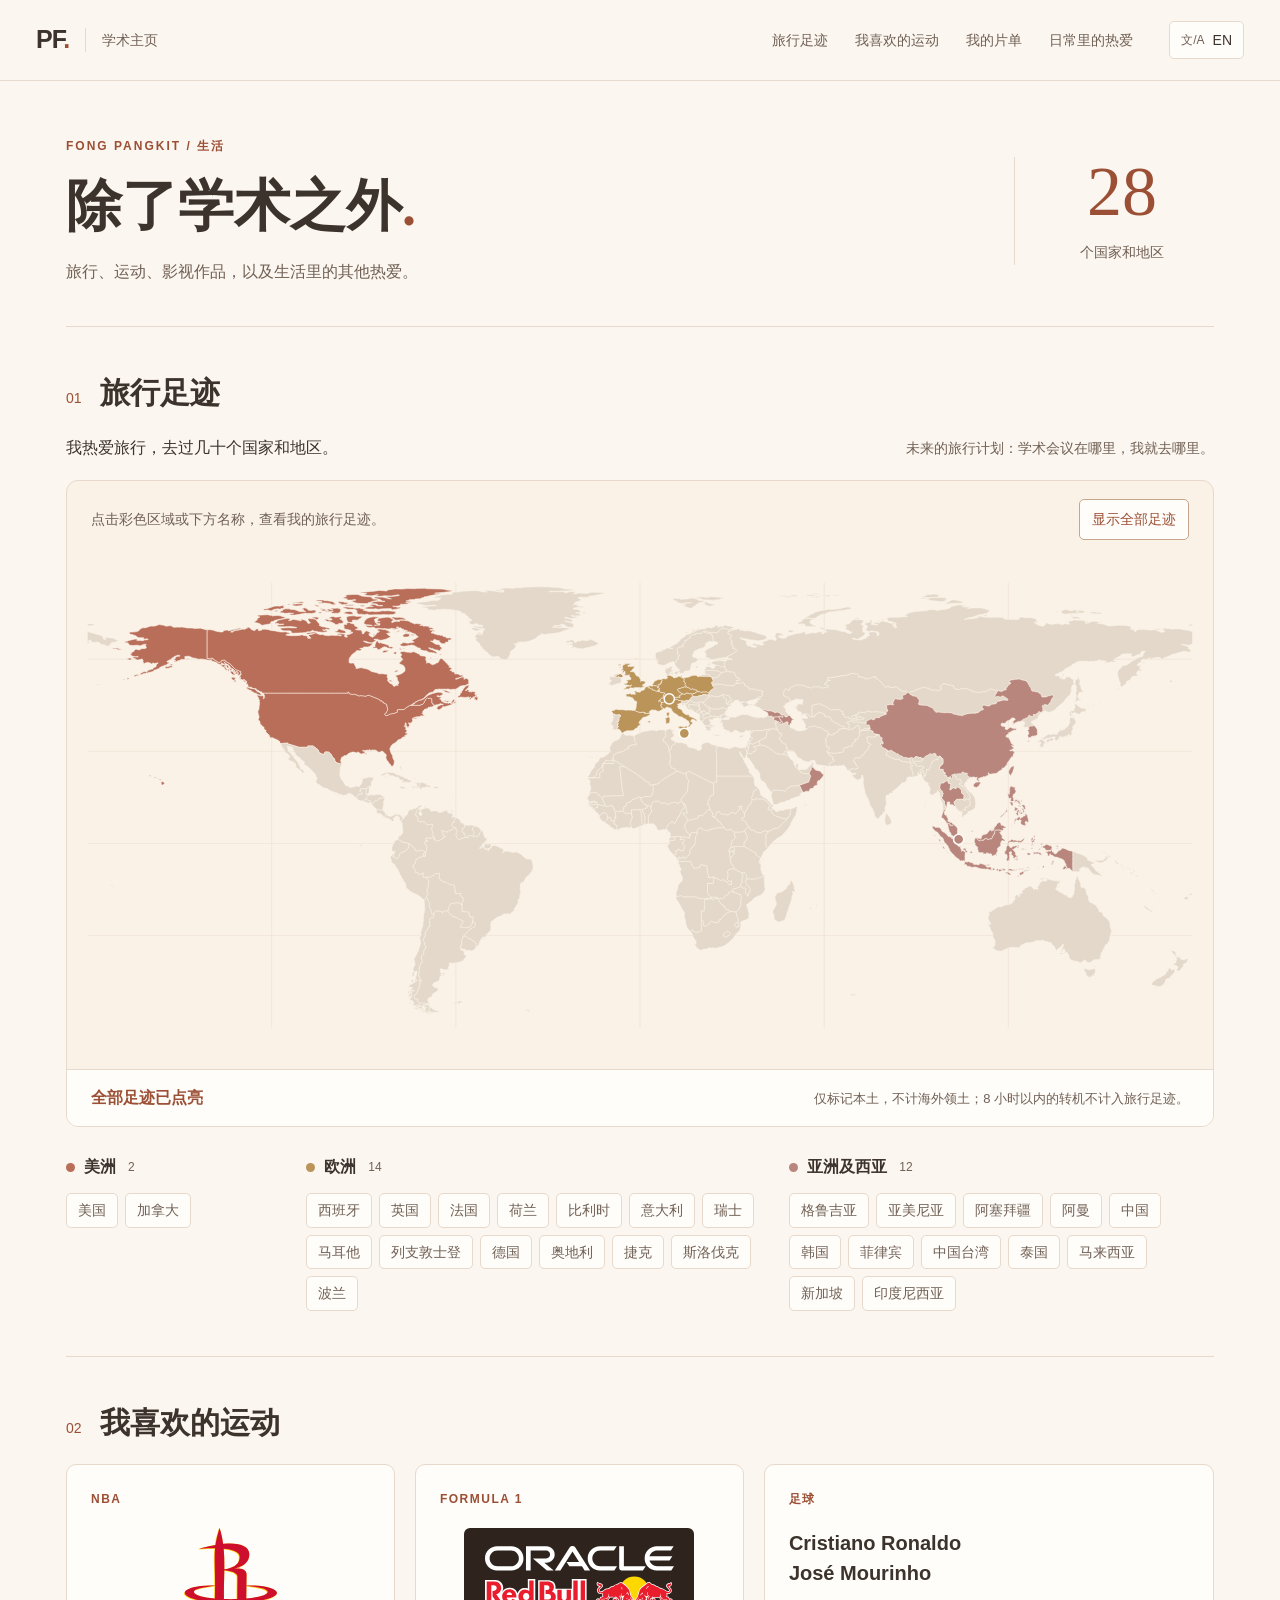
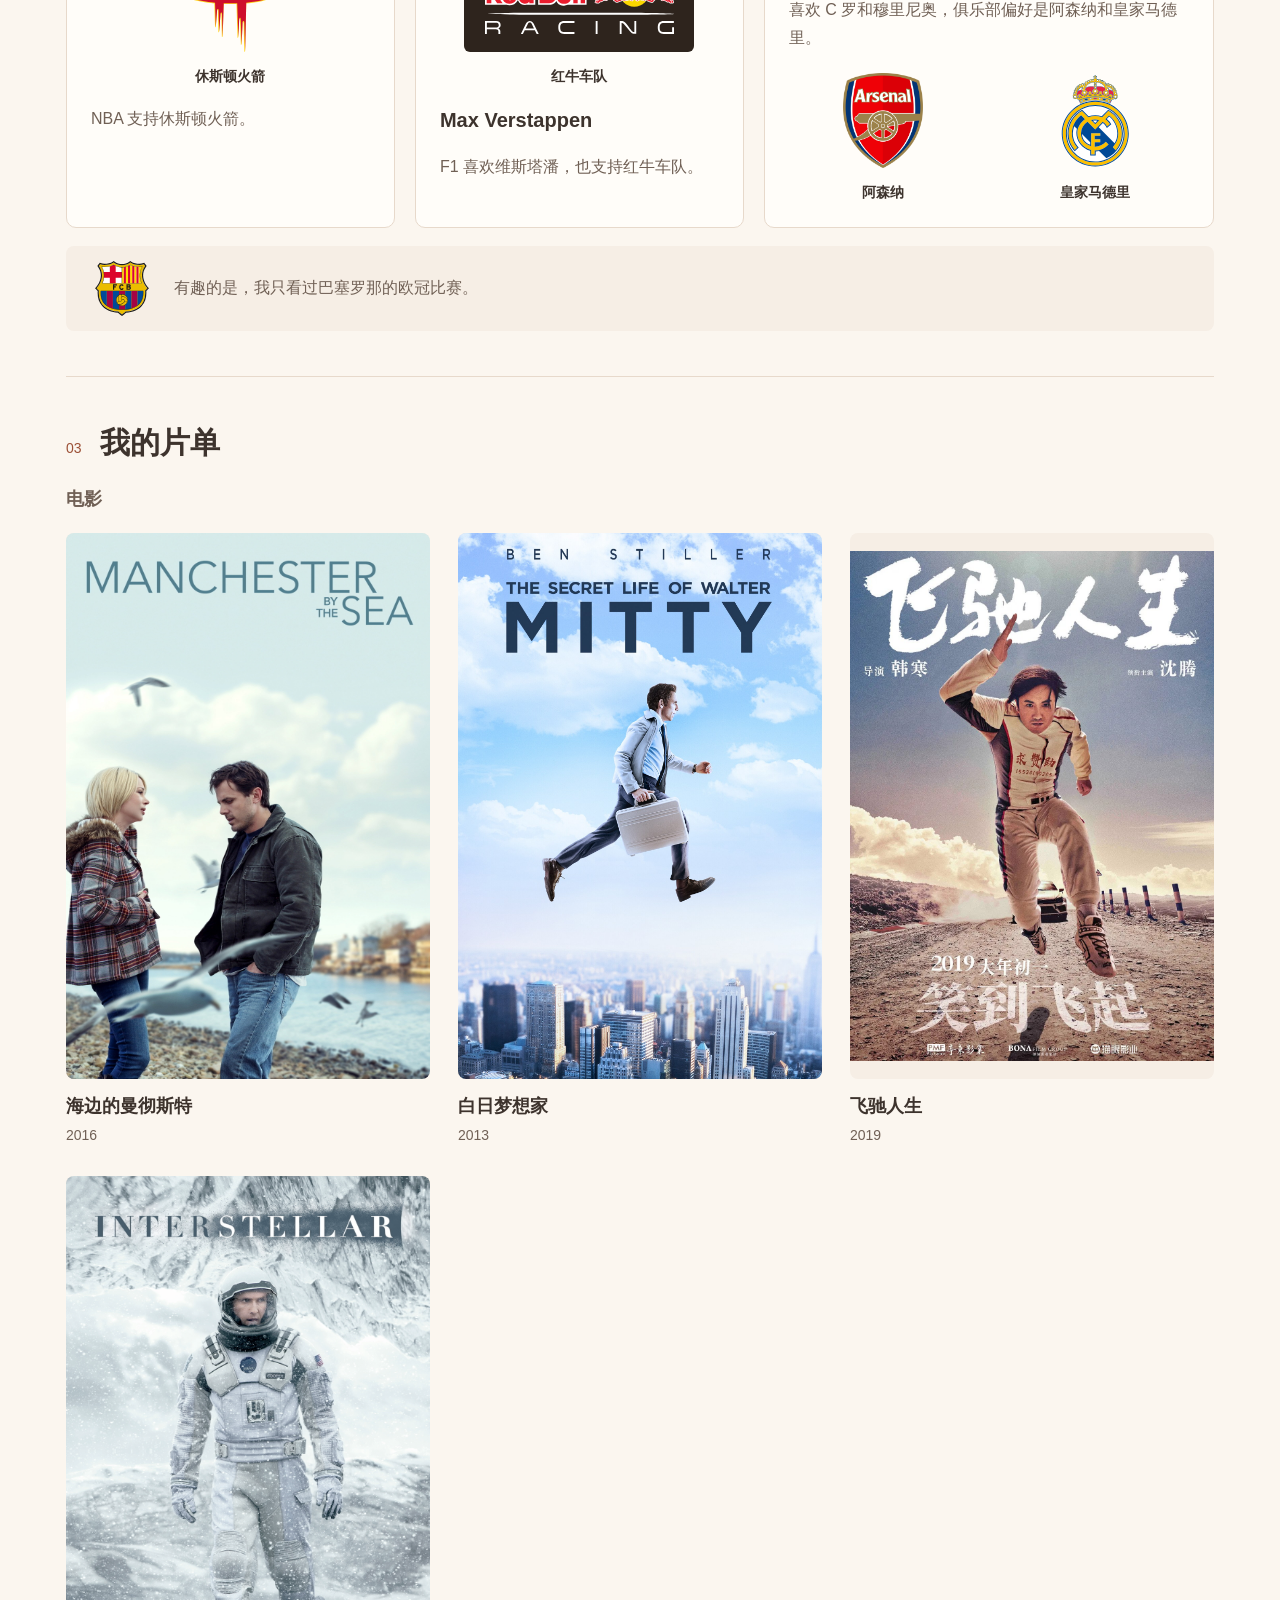
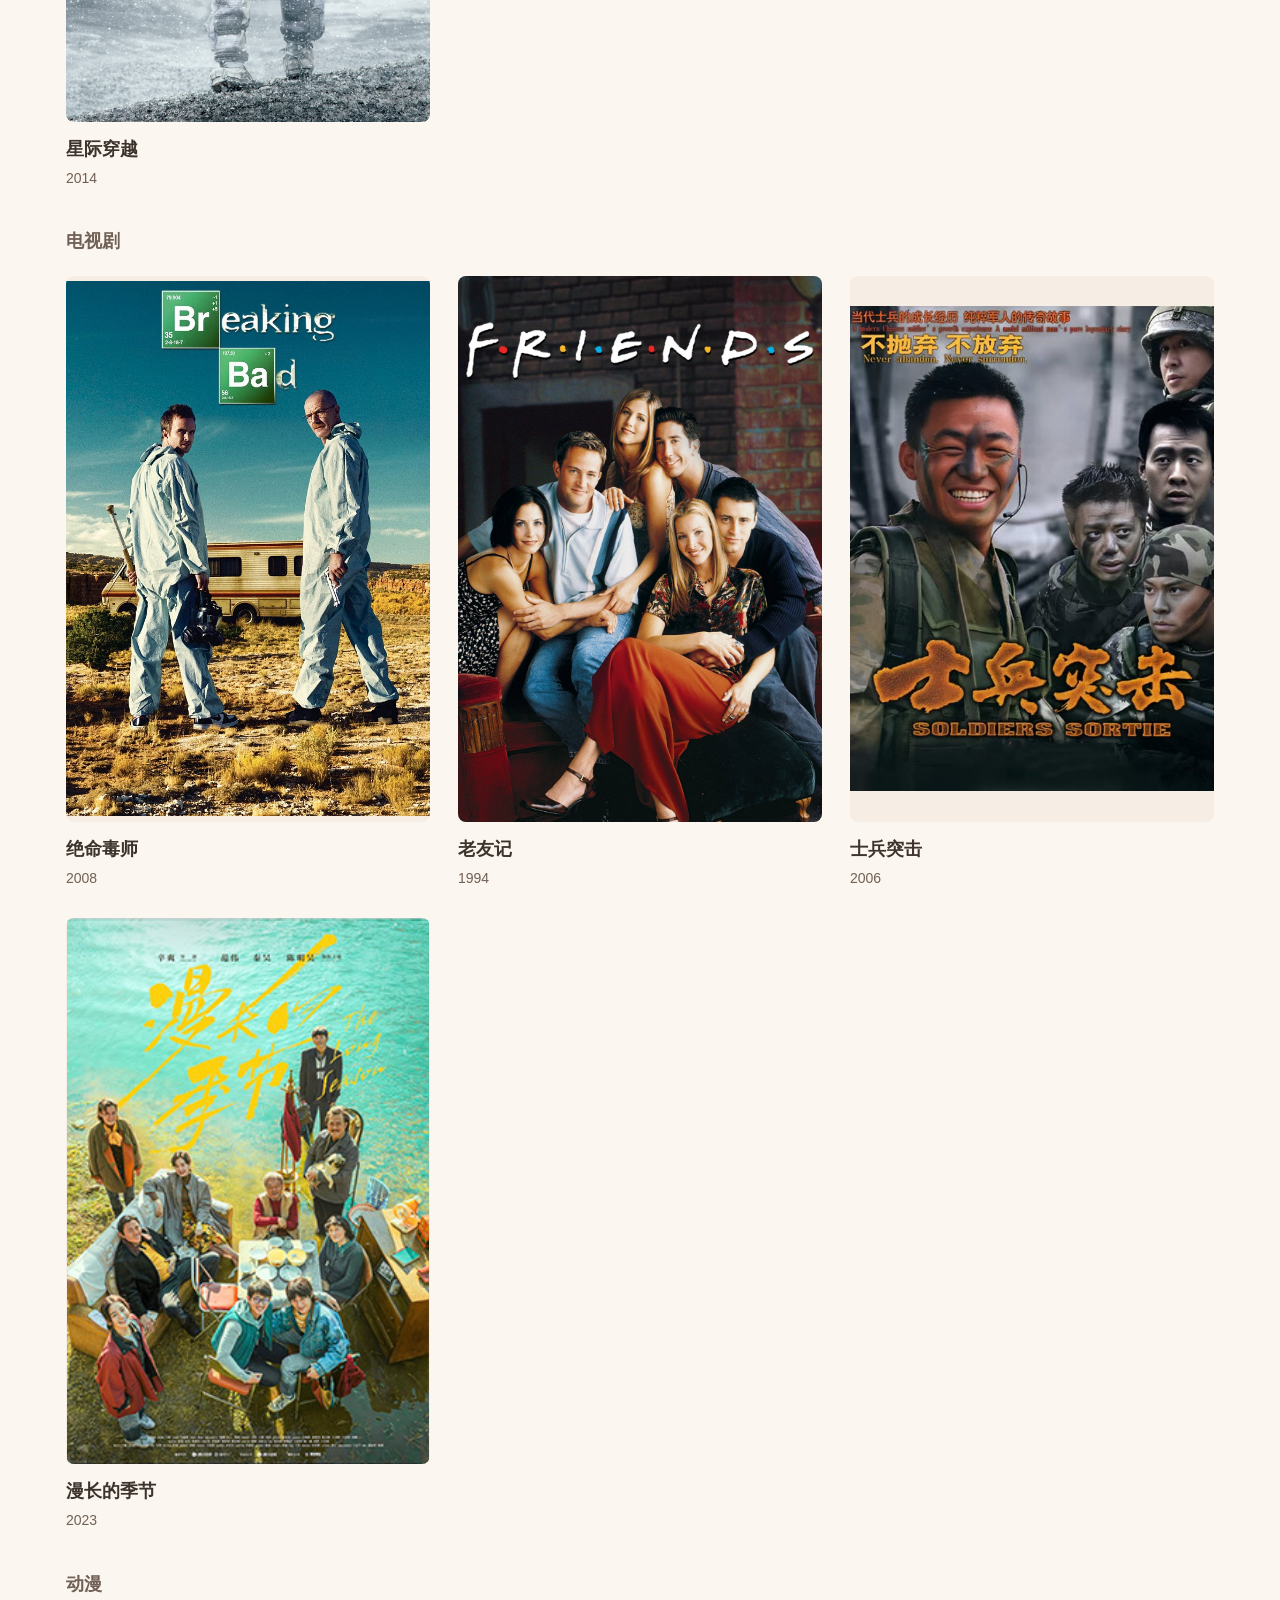
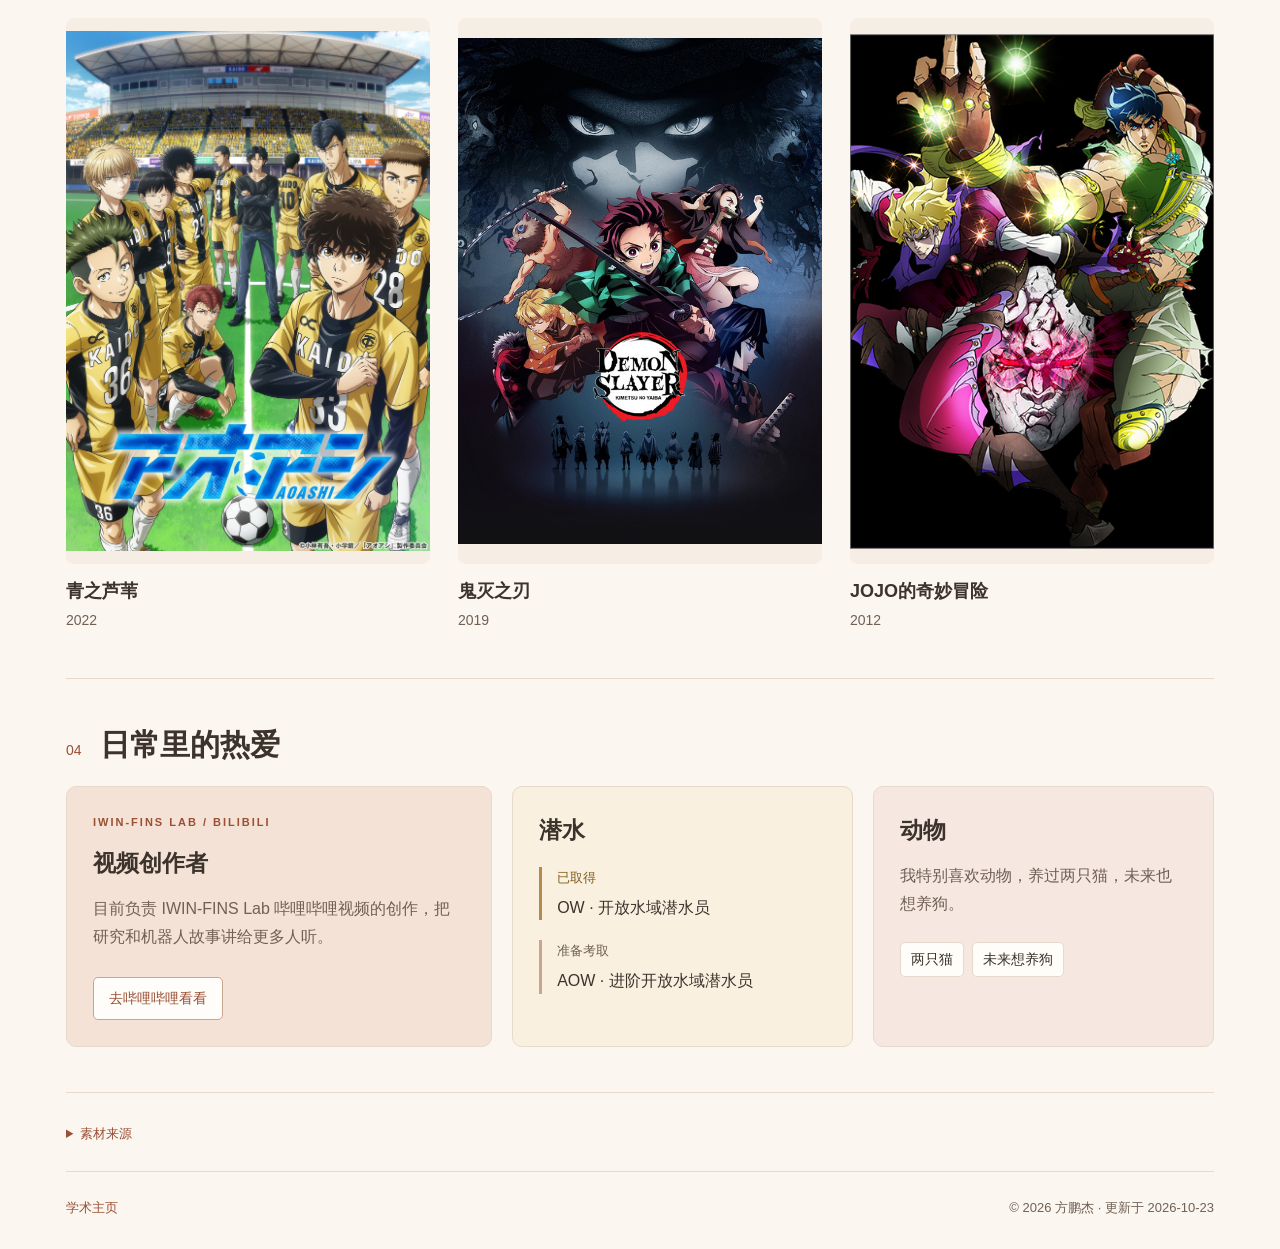
<file: beyond/index.html>
<!doctype html><html lang="zh-CN"><head><meta charset="utf-8"><meta name="theme-color" content="#fbf6ef"><meta name="viewport" content="width=device-width,initial-scale=1"><title>方鹏杰 · 除了学术之外</title><meta name="description" content="方鹏杰的旅行足迹、运动、影视偏好和日常生活。"><meta property="og:title" content="方鹏杰 · 除了学术之外"><meta property="og:description" content="方鹏杰的旅行足迹、运动、影视偏好和日常生活。"><meta property="og:type" content="website"><meta property="og:url" content="https://fpj-gaoge.github.io/beyond/"><link rel="canonical" href="https://fpj-gaoge.github.io/beyond/"><link rel="alternate" hreflang="zh-CN" href="https://fpj-gaoge.github.io/beyond/"><link rel="alternate" hreflang="en" href="https://fpj-gaoge.github.io/beyond/en/"><link rel="icon" type="image/svg+xml" href="data:image/svg+xml,%3Csvg xmlns='http://www.w3.org/2000/svg' viewBox='0 0 64 64'%3E%3Crect width='64' height='64' rx='12' fill='%239b4f35'/%3E%3Cpath d='M20 47V17h26v6H27v7h16v6H27v11z' fill='white'/%3E%3C/svg%3E"><link rel="stylesheet" href="/style.css?v=oct23-20261023"><link rel="stylesheet" href="/beyond.css?v=oct23-20261023"><script defer src="/beyond.js"></script></head><body class="beyond-page"><a class="skip-link" href="#main">跳到正文</a><header class="site-header"><div class="header-inner"><a class="wordmark" href="/"><span class="brand-initials">PF<span class="brand-dot">.</span></span><span class="wordmark-label">学术主页</span></a><nav class="top-nav" aria-label="本页导航"><a href="#travel">旅行足迹</a><a href="#sports">我喜欢的运动</a><a href="#watchlist">我的片单</a><a href="#life">日常里的热爱</a></nav><a class="language-toggle" href="/beyond/en/" aria-label="Switch to English"><span class="language-icon" aria-hidden="true">文/A</span>EN</a></div></header>
  <main id="main" class="beyond-main"><section class="beyond-intro"><div><p class="beyond-eyebrow">FONG PANGKIT / 生活</p><h1>除了学术之外<span>.</span></h1><p>旅行、运动、影视作品，以及生活里的其他热爱。</p></div><div class="travel-stat"><strong>28</strong><span>个国家和地区</span></div></section>
  <section id="travel" class="beyond-section"><div class="beyond-heading"><span>01</span><h2>旅行足迹</h2></div><div class="travel-description"><p>我热爱旅行，去过几十个国家和地区。</p><p class="future-travel">未来的旅行计划：学术会议在哪里，我就去哪里。</p></div><div class="map-card"><div class="map-toolbar"><p>点击彩色区域或下方名称，查看我的旅行足迹。</p><button id="map-reset" type="button">显示全部足迹</button></div><svg id="travel-map" viewBox="0 0 1120 500" role="group" aria-label="旅行世界地图，彩色区域为已到访的国家和地区"><title>旅行世界地图，彩色区域为已到访的国家和地区</title><g class="map-grid" aria-hidden="true"><path d="M20,369H1100"/><path d="M20,279H1100"/><path d="M20,189H1100"/><path d="M20,99H1100"/><path d="M200,24V459"/><path d="M380,24V459"/><path d="M560,24V459"/><path d="M740,24V459"/><path d="M920,24V459"/></g><g><path d="M653.86,346.21L653.22,345.92L651.38,345.99L648.99,345.44L648.09,345.58L647.32,345.20L647.11,344.43L645.60,343.95L644.14,343.72L643.01,342.19L643.10,340.59L641.84,340.44L641.66,339.44L640.03,338.68L638.50,337.61L637.85,336.25L637.82,335.82L637.28,334.95L636.47,334.05L635.67,332.75L635.78,332.38L636.92,332.47L637.59,332.86L639.00,332.79L640.34,333.12L641.06,332.88L642.31,331.54L643.27,330.18L643.80,329.69L645.20,328.99L646.28,328.60L646.50,328.27L646.74,326.96L647.86,326.33L649.19,325.93L651.19,325.93L651.31,326.99L653.71,327.07L654.47,327.54L655.06,327.64L655.82,328.29L656.73,328.35L658.84,329.14L658.63,329.65L658.91,330.75L658.87,333.25L658.98,334.08L658.56,335.29L658.15,336.01L658.55,336.31L658.33,337.17L659.02,338.62L658.98,338.95L658.02,340.55L657.43,341.14L657.43,341.85L657.06,342.41L657.11,343.00L654.29,345.90L653.86,346.21Z" fill-rule="evenodd" class="map-land" aria-hidden="true"/><path d="M651.19,325.93L649.19,325.93L647.86,326.33L646.74,326.96L646.50,328.27L646.28,328.60L645.20,328.99L643.80,329.69L643.27,330.18L642.31,331.54L641.06,332.88L640.34,333.12L639.00,332.79L637.59,332.86L636.92,332.47L635.78,332.38L634.80,331.63L632.82,331.44L630.14,331.92L628.87,330.86L626.92,329.07L626.45,328.79L625.94,326.87L625.94,323.28L625.94,318.00L631.53,318.00L631.97,316.27L631.88,315.35L631.91,313.91L632.14,313.22L631.90,311.62L632.41,312.08L632.96,312.22L633.56,313.32L634.00,313.06L635.55,312.73L636.05,313.87L638.08,314.67L639.79,314.92L640.85,314.70L641.14,313.85L641.59,313.82L641.71,314.35L642.27,314.83L642.60,315.59L643.57,315.85L645.07,316.45L645.65,317.51L646.02,317.58L647.04,319.11L647.61,319.20L648.66,318.75L648.96,319.24L649.39,319.18L649.39,315.47L648.68,315.61L648.28,316.29L647.19,316.05L646.55,315.36L645.45,314.44L645.07,313.45L645.63,311.41L645.92,311.01L645.82,310.19L645.89,308.49L645.62,307.53L645.20,306.67L645.85,306.22L646.75,305.10L646.92,304.39L652.25,303.58L652.49,304.16L653.23,304.84L654.05,304.82L654.60,305.14L655.02,305.73L655.76,305.83L655.83,306.16L657.30,306.47L658.76,307.22L658.99,307.87L659.59,307.88L660.05,308.59L659.93,309.11L660.59,309.70L660.98,310.77L659.78,311.68L660.14,312.47L659.68,313.60L659.90,314.66L659.76,315.34L660.19,316.47L659.06,316.89L658.90,318.67L658.56,319.37L658.02,319.83L658.98,321.07L659.61,321.04L655.19,322.49L654.61,322.73L652.02,323.46L650.70,323.97L651.05,325.05L651.19,325.93Z" fill-rule="evenodd" class="map-land" aria-hidden="true"/><path d="M719.26,229.05L717.74,229.59L716.98,230.12L716.52,231.13L716.65,232.03L714.81,232.99L713.05,233.58L711.58,233.89L710.50,234.45L709.72,234.52L708.05,235.09L707.14,235.63L707.01,235.93L706.01,236.85L704.83,237.01L703.97,236.86L702.90,237.42L702.22,238.02L700.37,238.60L698.61,238.73L696.97,238.98L696.18,239.80L695.49,240.01L695.12,240.55L694.27,240.71L693.85,240.55L693.08,240.99L691.79,241.15L690.43,240.48L689.70,239.20L689.85,238.08L689.70,237.42L689.27,236.97L689.06,235.34L688.57,233.60L687.97,233.30L688.40,232.89L688.15,232.04L688.52,230.90L688.40,229.88L689.50,228.93L689.35,228.17L689.57,226.92L690.25,226.45L691.14,226.90L691.75,227.03L692.47,226.80L695.44,226.72L696.22,227.04L698.93,227.31L700.05,227.19L700.93,228.14L701.43,228.16L702.33,227.66L702.74,226.65L704.52,224.53L707.13,223.25L707.58,223.14L711.07,222.67L715.93,222.01L718.19,227.10L718.40,227.20L719.26,229.05ZM721.29,241.09L722.56,241.01L723.53,241.34L722.39,241.92L720.80,241.97L719.95,241.40L720.29,241.01L720.92,240.88L721.29,241.09Z" fill-rule="evenodd" class="map-land" aria-hidden="true"/><path d="M883.92,214.48L882.23,215.15L882.06,215.83L880.03,216.12L880.26,216.79L879.65,217.42L879.55,218.13L878.50,219.02L877.95,219.18L877.44,220.24L877.37,221.12L876.87,222.10L877.66,223.49L878.72,224.34L879.50,225.16L879.44,225.84L880.21,226.90L881.36,227.83L881.54,228.31L883.17,229.54L883.50,230.03L884.09,230.01L884.80,230.73L884.86,231.03L886.02,232.55L886.46,232.87L886.82,234.00L887.25,234.85L887.26,235.34L887.91,237.43L887.74,237.44L887.82,239.16L888.27,240.13L887.66,241.06L887.60,243.83L887.12,244.22L886.96,244.99L886.46,245.05L884.82,246.20L884.28,246.31L884.00,246.84L883.54,246.90L881.78,247.80L881.26,247.50L880.44,247.70L880.36,248.65L879.79,249.42L879.72,250.08L879.13,250.33L878.61,249.97L878.51,250.81L876.50,251.72L875.97,252.60L875.34,253.11L874.68,253.25L874.46,252.59L874.54,250.18L874.71,249.55L875.28,249.30L875.08,248.80L874.41,248.39L873.99,248.49L873.28,247.77L873.69,247.45L874.55,247.40L875.18,246.80L875.07,246.34L875.94,246.46L876.16,246.18L877.27,246.03L878.30,246.61L878.50,245.96L877.57,245.12L877.55,244.09L878.02,243.73L879.02,243.95L879.24,243.15L880.10,243.06L880.79,242.77L881.48,242.17L882.52,241.91L882.67,241.38L882.43,239.91L882.82,238.69L881.99,236.62L882.09,235.89L882.56,234.88L882.44,234.06L882.96,233.23L881.57,231.76L882.19,230.87L880.79,229.94L880.50,229.42L880.09,229.62L879.64,229.05L879.51,228.14L878.81,227.35L878.02,226.75L877.07,225.79L876.37,224.54L876.00,224.43L875.26,223.65L875.35,222.96L874.15,222.59L871.69,220.98L872.19,220.55L872.10,219.97L872.78,219.94L873.64,220.17L874.23,219.74L874.78,218.95L874.67,218.49L874.10,218.38L873.86,217.88L873.18,217.73L873.75,217.06L872.59,216.26L872.16,216.18L870.91,216.91L869.31,216.33L868.55,215.20L868.85,214.29L868.54,213.80L868.09,214.01L867.75,213.29L866.38,211.86L867.28,210.80L867.55,210.78L869.02,211.64L870.07,210.74L870.41,211.21L870.86,210.65L871.75,211.39L872.16,210.74L872.64,210.57L873.12,210.89L874.39,210.27L874.59,209.59L875.83,208.96L876.64,209.78L877.53,210.23L878.45,210.09L878.75,210.39L879.63,210.27L880.34,210.66L879.75,211.28L879.61,211.81L880.19,213.00L881.02,213.32L882.05,214.17L883.41,214.06L883.92,214.48Z" fill-rule="evenodd" class="map-land" aria-hidden="true"/><path d="M368.45,245.61L368.25,246.34L367.52,246.12L368.45,245.61ZM379.95,253.35L380.51,254.08L379.90,254.84L378.86,255.52L378.46,255.56L377.84,256.50L378.43,257.57L379.02,257.60L378.81,258.16L377.85,258.70L377.38,258.64L376.56,258.92L376.39,259.23L376.61,260.36L375.87,261.28L377.77,263.39L378.19,264.02L377.77,264.68L376.99,265.39L376.16,265.45L375.34,266.14L373.54,266.70L372.77,266.53L371.86,266.95L371.71,267.98L371.09,268.22L370.12,267.23L367.94,267.21L367.23,266.58L366.27,266.58L366.30,267.30L367.34,268.24L367.34,269.39L367.89,270.60L367.85,271.42L368.23,271.64L369.83,271.76L369.82,272.33L367.89,273.29L367.66,274.14L367.09,274.63L366.54,274.64L365.81,275.24L364.69,275.68L363.92,276.39L362.96,276.05L361.82,276.64L361.10,276.74L360.71,276.53L359.37,275.33L359.35,274.93L358.37,271.83L357.21,270.69L356.50,270.32L357.94,269.03L358.07,268.75L357.02,267.41L356.43,265.48L356.56,264.21L356.53,263.19L357.07,262.32L357.11,261.87L357.68,260.92L357.30,260.27L356.42,260.13L355.57,260.41L354.58,260.53L352.73,260.45L352.20,260.70L351.68,260.60L349.71,258.19L348.84,258.08L348.03,257.75L346.96,258.02L345.14,257.90L344.32,258.03L343.75,257.71L343.38,256.89L342.67,256.64L342.56,256.16L342.66,255.10L342.93,254.74L342.75,253.85L342.00,253.12L341.61,251.67L340.82,251.22L339.93,251.32L340.98,249.63L341.39,247.53L341.93,246.49L342.66,245.66L343.25,245.41L344.13,244.00L346.04,243.41L345.53,243.84L344.39,244.12L344.16,244.76L345.22,247.03L345.01,247.67L344.13,248.68L343.66,249.55L344.07,250.34L344.72,250.99L344.94,251.78L346.11,251.62L346.74,250.96L346.84,249.88L346.21,248.57L345.84,248.21L345.37,246.66L345.59,246.11L346.21,246.00L347.54,245.37L349.30,244.88L349.85,244.41L350.34,244.67L350.55,243.98L349.42,244.13L349.14,243.34L349.39,242.70L349.99,242.47L350.51,243.01L350.86,244.31L351.11,244.56L352.30,244.44L353.52,244.70L354.80,245.52L355.30,247.29L356.39,247.58L359.03,247.17L361.26,247.10L362.44,248.23L364.61,248.79L365.45,248.71L367.44,247.63L368.50,247.65L368.38,247.01L369.51,247.07L370.43,246.87L371.89,246.75L373.27,246.90L372.86,247.36L371.92,247.31L371.47,247.75L372.02,248.40L372.45,248.47L373.04,249.65L373.64,249.05L374.70,249.56L375.46,249.46L376.07,250.10L376.96,250.33L377.62,250.92L376.84,251.71L376.09,253.77L377.60,253.22L378.56,253.36L378.98,253.11L379.95,253.35Z" fill-rule="evenodd" class="map-land" aria-hidden="true"/><path d="M597.32,153.30L597.29,153.31L597.29,153.28L597.32,153.28L597.32,153.30Z" fill-rule="evenodd" class="map-land" aria-hidden="true"/><path d="M1060.24,323.48L1060.43,324.47L1061.39,324.41L1061.60,325.46L1061.28,325.74L1060.48,325.90L1059.89,325.22L1059.94,324.63L1059.58,323.55L1060.24,323.48ZM1062.24,327.29L1063.51,328.35L1062.35,328.66L1061.95,327.35L1062.24,327.29ZM1065.34,329.34L1064.54,329.41L1064.60,328.78L1065.34,329.34ZM1064.89,328.01L1064.07,327.95L1064.49,327.24L1064.89,328.01ZM1065.34,331.63L1065.57,332.39L1064.75,332.34L1064.82,331.66L1065.34,331.63ZM1068.00,335.82L1066.96,335.61L1067.05,334.93L1067.43,334.89L1068.00,335.82Z" fill-rule="evenodd" class="map-land" aria-hidden="true"/><path d="M772.84,152.25L773.69,152.51L772.53,152.94L770.54,154.29L771.41,154.76L771.94,154.62L772.35,155.21L773.33,155.54L774.23,155.59L774.26,154.97L775.38,154.76L775.64,155.41L776.49,155.48L777.86,156.35L779.34,156.64L777.07,157.80L776.39,157.68L775.87,158.22L775.08,158.54L773.91,158.14L772.87,158.28L771.96,158.40L771.15,157.64L772.25,156.78L771.32,155.93L770.88,156.32L769.14,157.03L768.24,156.61L767.62,157.30L767.91,158.02L767.68,158.44L765.96,158.45L766.61,159.28L765.92,159.48L765.39,160.39L763.16,160.14L762.28,160.60L762.05,161.27L762.85,161.55L763.03,161.97L764.31,162.11L764.14,162.99L764.43,163.85L765.00,164.29L764.88,164.90L763.44,166.54L763.28,167.48L762.55,167.20L761.96,167.37L761.21,167.00L759.57,166.95L759.58,165.64L759.89,165.20L758.52,164.50L757.57,164.19L756.84,164.28L753.98,162.79L752.93,162.07L752.49,162.14L751.16,161.44L750.52,160.87L747.95,159.42L747.32,158.89L747.13,158.00L746.29,156.95L745.86,155.91L744.49,155.17L743.99,155.41L742.26,155.26L741.36,155.34L740.27,154.80L740.32,153.28L739.89,153.14L740.02,152.43L739.57,152.11L738.35,152.10L737.37,151.43L736.63,151.32L735.77,150.66L734.78,150.94L734.70,151.66L734.09,151.54L733.44,152.43L732.15,152.53L730.89,153.43L731.05,155.21L727.93,155.03L727.93,151.59L727.93,148.15L727.93,144.02L732.43,142.99L735.67,142.33L740.57,144.65L743.02,145.82L743.48,146.49L745.97,148.52L749.62,148.12L753.33,148.35L754.72,147.86L755.81,148.75L756.49,149.07L757.41,150.37L758.30,150.03L758.03,152.99L759.50,153.02L760.01,155.19L760.44,155.57L763.81,155.41L764.34,155.91L764.14,156.57L764.88,157.03L765.80,157.02L765.75,156.37L766.96,155.38L767.19,154.90L768.99,153.98L770.29,153.54L771.25,152.76L771.84,152.84L772.84,152.25Z" fill-rule="evenodd" class="map-land" aria-hidden="true"/><path d="M399.89,380.23L398.64,382.14L397.49,383.01L395.29,383.80L394.29,383.69L393.89,383.42L392.98,383.33L391.65,383.72L389.43,383.03L388.49,382.36L386.51,382.43L386.12,381.92L384.80,380.74L384.69,380.16L384.94,378.78L385.75,377.68L385.40,376.42L385.63,375.97L385.43,374.77L385.87,374.31L385.84,373.48L386.39,372.31L386.57,371.58L386.38,370.77L387.17,369.56L388.36,369.85L388.64,369.43L389.50,369.32L391.47,370.89L392.38,372.21L393.33,371.63L394.24,372.68L396.24,373.46L397.34,374.57L398.71,375.17L399.19,376.21L400.62,377.21L399.41,378.51L399.39,379.87L399.89,380.23Z" fill-rule="evenodd" class="map-land" aria-hidden="true"/><path d="M1034.94,258.56L1034.55,258.60L1034.40,258.17L1034.88,258.15L1034.94,258.56Z" fill-rule="evenodd" class="map-land" aria-hidden="true"/><path d="M1073.31,257.59L1073.68,257.74L1073.61,257.78L1073.29,257.67L1073.31,257.59Z" fill-rule="evenodd" class="map-land" aria-hidden="true"/><path d="M997.26,233.60L997.05,233.62L997.14,233.35L997.35,233.48L997.26,233.60Z" fill-rule="evenodd" class="map-land" aria-hidden="true"/><path d="M365.70,225.62L365.94,225.88L365.33,225.89L365.35,225.68L365.70,225.62Z" fill-rule="evenodd" class="map-land" aria-hidden="true"/><path d="M994.23,239.22L993.95,238.71L994.37,238.42L994.23,239.22Z" fill-rule="evenodd" class="map-land" aria-hidden="true"/><path d="M47.82,322.05L47.54,321.94L47.93,321.77L47.82,322.05Z" fill-rule="evenodd" class="map-land" aria-hidden="true"/><path d="M361.61,223.67L363.11,223.86L363.14,224.27L362.09,225.08L360.77,225.15L358.41,225.02L358.48,224.33L358.21,223.91L358.52,223.50L361.43,223.57L361.61,223.67Z" fill-rule="evenodd" class="map-land" aria-hidden="true"/><path d="M45.61,88.08L46.90,88.24L48.71,87.90L49.95,88.52L51.72,88.95L53.85,89.07L53.44,89.49L50.67,89.72L49.43,89.41L48.42,88.86L46.82,88.66L45.80,88.98L44.63,88.73L45.61,88.08ZM61.59,97.85L62.81,98.06L63.22,99.26L61.44,99.68L58.58,98.97L57.69,98.38L59.49,98.35L60.57,97.85L61.59,97.85ZM101.31,105.53L102.47,105.45L103.35,106.27L101.96,106.96L100.18,107.32L98.62,108.03L97.80,107.60L96.98,108.24L95.88,106.99L96.39,106.32L97.16,106.09L98.54,106.21L100.40,105.54L101.31,105.53ZM169.92,111.34L169.56,112.04L169.89,113.11L169.36,113.92L168.27,114.69L167.45,114.58L166.86,113.53L167.43,112.93L167.24,111.79L166.14,110.96L164.65,111.37L164.39,112.06L163.33,111.84L164.47,110.52L163.45,109.74L162.54,108.70L161.59,108.31L161.56,107.88L159.60,107.48L159.34,105.91L157.91,104.78L157.81,104.37L155.67,103.64L153.49,101.39L154.85,104.08L154.09,104.23L152.41,103.27L151.86,102.63L150.30,102.64L151.69,103.48L151.61,103.95L150.25,104.26L147.37,103.26L145.92,102.18L144.94,101.74L141.98,100.87L140.60,100.36L141.48,99.82L141.25,99.46L139.35,99.82L137.47,99.75L134.99,99.09L131.16,98.71L128.58,98.96L125.30,97.99L122.30,97.57L121.55,97.02L119.38,95.99L117.22,96.06L114.97,96.44L115.41,98.50L114.71,99.03L113.47,99.15L111.70,99.00L110.65,99.75L109.41,100.30L108.26,100.31L107.12,101.27L104.79,101.43L104.45,100.78L106.43,100.09L104.71,99.90L104.80,99.04L105.65,98.39L106.06,97.60L106.03,96.77L108.68,95.93L110.01,96.19L110.16,95.12L108.16,95.10L104.80,96.27L104.75,96.74L103.19,97.42L103.22,97.77L102.04,98.28L101.72,99.24L100.68,99.37L97.74,100.91L97.61,101.64L99.03,101.88L100.00,102.43L99.15,103.04L97.94,103.52L97.26,104.52L94.98,104.95L94.06,105.58L93.23,105.80L90.56,107.02L90.57,107.68L88.58,108.52L87.83,108.57L87.26,109.10L84.76,109.69L85.17,110.41L83.63,111.04L81.43,111.57L80.11,111.62L78.61,112.33L77.31,112.46L76.70,112.78L74.78,112.83L73.78,113.58L71.40,114.14L71.11,113.45L73.53,111.84L74.91,111.28L76.35,110.94L77.45,111.68L78.38,110.98L79.09,110.06L80.64,109.32L82.15,108.93L83.03,108.42L83.97,108.62L84.02,107.88L85.04,107.11L87.18,106.20L86.95,105.77L87.17,104.85L87.67,104.48L87.43,103.74L89.08,102.79L88.57,102.37L85.93,103.08L85.09,103.07L84.49,102.45L83.42,102.84L83.68,103.44L82.75,103.59L80.99,102.27L80.24,102.54L78.91,101.85L77.55,102.38L76.35,102.60L75.92,102.99L74.73,103.16L74.62,101.67L73.93,101.15L74.51,100.23L73.27,98.47L72.29,99.03L70.34,99.46L68.28,99.58L66.01,98.09L63.94,97.38L65.58,96.32L67.20,96.83L69.74,96.73L68.75,96.09L68.02,96.41L66.68,96.39L64.47,96.10L63.30,95.69L62.61,94.53L61.70,94.06L61.76,93.59L63.16,93.39L62.88,92.70L64.42,91.58L65.62,91.13L65.46,90.60L66.77,89.35L67.68,89.21L69.92,89.86L70.81,89.76L72.14,89.20L73.15,88.41L74.08,88.64L76.70,88.33L77.66,87.54L77.04,86.25L75.84,85.68L77.20,85.26L77.34,84.61L76.44,84.23L74.72,84.55L71.58,85.88L68.86,85.24L67.09,85.25L65.30,85.62L61.57,85.25L60.56,84.82L60.75,84.22L59.52,83.71L60.00,82.99L57.79,82.73L55.73,82.03L58.78,81.37L59.76,80.84L62.67,80.04L65.98,79.33L67.83,79.17L68.67,79.41L67.90,80.35L68.91,80.75L71.34,80.70L74.55,80.84L75.33,80.25L79.30,79.74L79.21,79.28L77.41,78.99L75.81,79.34L74.43,78.90L75.13,78.06L74.10,77.85L70.99,77.92L68.84,77.41L67.62,76.18L63.84,74.86L62.12,74.53L60.86,73.72L61.37,72.34L63.47,72.40L67.09,72.19L68.40,71.89L70.52,70.84L71.14,69.73L74.36,68.00L75.08,68.30L77.01,68.09L82.06,66.36L83.01,66.60L86.00,66.46L88.41,65.72L89.65,65.04L94.50,65.70L95.64,66.32L97.41,66.60L100.30,66.20L103.30,66.57L102.59,67.04L104.17,67.64L106.33,67.74L108.01,67.47L109.54,67.67L112.19,67.50L116.39,68.09L116.88,68.35L122.53,68.52L124.41,68.97L130.35,68.65L135.78,70.04L136.99,70.05L136.99,74.43L136.99,78.81L136.99,84.07L136.99,88.46L136.99,91.96L136.99,98.10L140.08,98.45L140.97,98.02L142.76,97.97L142.44,98.75L143.88,99.30L144.10,99.67L147.22,101.32L147.68,102.29L149.56,101.55L150.26,101.54L151.03,100.19L153.57,99.62L154.85,100.26L155.17,101.14L156.68,101.74L157.34,102.45L158.54,102.88L159.80,103.77L160.17,104.33L163.30,107.40L164.40,108.62L165.27,109.20L166.75,109.79L167.77,109.98L168.76,110.63L169.93,110.96L169.92,111.34ZM69.57,114.06L69.93,114.79L69.25,115.12L67.78,115.14L66.61,115.72L65.53,115.74L65.34,115.18L66.41,114.36L68.40,113.88L69.57,114.06ZM163.66,110.67L163.60,111.17L162.02,110.77L162.86,109.50L163.80,110.27L163.66,110.67ZM167.06,112.53L166.75,113.20L164.57,113.33L164.46,112.75L165.06,112.24L165.13,111.50L166.19,111.13L167.10,111.99L167.06,112.53ZM159.90,107.99L161.14,108.36L161.12,108.97L160.36,109.61L159.19,109.61L158.96,108.61L158.40,107.79L159.90,107.99ZM116.79,99.56L116.56,99.29L118.64,97.91L119.04,98.24L117.50,99.33L116.79,99.56ZM155.09,106.95L156.14,108.85L156.11,110.09L155.06,109.44L154.95,109.02L154.01,108.53L154.40,107.92L153.49,107.27L152.64,107.05L153.96,106.40L155.09,106.95ZM155.96,104.51L157.28,104.57L157.20,105.35L158.19,106.26L158.22,106.99L156.69,107.83L156.23,107.72L156.54,106.55L156.02,106.09L155.74,105.01L155.96,104.51ZM152.81,104.27L153.24,104.56L154.99,104.85L155.06,105.83L154.75,106.47L153.51,106.01L153.15,106.56L152.27,106.66L151.77,105.98L150.29,105.08L150.46,104.71L152.81,104.27ZM159.30,109.98L160.39,110.04L160.71,110.73L161.73,111.01L162.71,111.94L162.75,112.55L164.07,113.37L164.06,114.59L161.65,113.85L160.69,112.92L159.66,111.61L160.28,111.24L159.41,110.56L159.30,109.98ZM158.03,108.47L158.43,109.25L158.15,110.62L157.43,110.77L157.41,109.76L156.88,108.48L158.03,108.47ZM102.75,103.92L103.67,104.52L101.05,105.01L99.86,104.74L101.98,103.65L102.75,103.92ZM56.11,118.96L54.69,119.23L55.14,118.50L56.04,118.33L56.11,118.96ZM60.15,117.30L60.67,118.04L59.69,118.57L58.59,118.42L59.07,117.11L60.15,117.30ZM30.22,123.40L30.69,123.74L29.69,124.11L29.38,123.63L30.22,123.40ZM1078.44,119.96L1079.31,120.01L1080.31,120.44L1078.81,120.74L1078.17,120.34L1078.44,119.96ZM93.26,221.96L92.36,221.79L92.33,220.85L91.85,219.75L92.54,218.96L92.51,218.17L94.40,219.02L94.80,219.76L95.59,220.43L94.84,221.04L94.07,221.22L93.26,221.96ZM88.36,215.35L89.77,215.51L89.42,215.83L88.13,215.66L88.36,215.35ZM90.54,216.20L91.17,216.15L92.03,216.73L91.68,217.07L90.69,217.15L90.54,216.20ZM86.60,214.63L86.29,214.98L85.67,215.04L85.18,214.24L86.11,213.90L86.60,214.63ZM81.88,213.20L81.17,213.27L80.63,212.87L81.26,212.33L81.94,212.34L81.88,213.20ZM335.87,143.99L340.45,143.98L345.45,143.98L346.02,143.13L347.31,143.21L347.89,142.35L349.11,141.28L349.26,140.25L349.80,139.68L349.98,138.87L352.27,136.61L352.85,137.18L353.51,137.39L355.07,136.94L356.58,137.75L356.65,141.89L357.70,142.19L357.58,143.17L358.63,143.49L358.68,144.34L357.91,144.91L356.28,145.64L355.17,145.48L354.16,146.07L353.12,145.70L352.79,146.71L352.32,147.04L350.63,147.58L349.46,147.70L349.39,148.12L348.44,148.95L347.80,149.79L347.51,150.52L347.79,150.99L346.86,152.01L347.79,152.31L348.46,153.59L349.11,153.81L350.00,153.52L350.15,153.97L348.79,154.12L348.03,154.40L345.72,154.10L345.43,154.86L343.20,155.13L341.46,155.20L339.25,155.93L338.15,156.48L337.32,157.18L337.28,157.63L338.13,158.01L337.47,159.82L336.71,160.84L335.31,161.56L333.94,160.98L333.82,161.72L334.44,162.54L334.89,163.49L333.94,164.80L333.21,166.11L332.34,166.14L333.02,165.14L331.36,163.92L331.21,163.20L331.83,163.14L331.50,162.44L331.17,161.03L330.78,161.09L330.44,162.30L330.50,163.40L331.00,164.58L329.33,164.12L329.28,164.41L330.35,164.72L331.21,165.32L331.08,166.29L331.21,166.93L330.80,167.36L331.15,167.84L332.00,168.26L332.33,169.03L332.02,169.58L332.40,170.20L331.56,170.16L330.56,170.92L332.68,171.30L332.68,172.06L331.48,172.94L330.46,173.19L329.77,174.18L330.63,174.03L330.45,174.67L329.80,174.88L328.60,174.88L326.75,176.15L325.96,177.26L324.27,177.38L323.24,178.02L322.59,178.78L322.17,179.59L321.24,180.00L321.16,180.27L319.93,181.14L319.31,181.27L317.45,182.66L317.23,183.17L316.41,183.89L316.47,184.41L316.13,185.21L315.64,185.74L315.44,186.38L316.25,189.62L317.30,191.85L318.43,193.54L318.05,194.46L319.32,197.38L319.62,197.75L319.88,199.29L319.62,201.50L319.10,202.14L318.90,203.01L317.79,203.53L316.67,203.59L316.71,203.04L315.91,201.51L314.85,201.05L314.40,199.69L313.88,199.34L313.46,198.48L312.68,197.82L312.09,196.43L312.02,195.84L311.47,195.46L312.02,193.54L312.05,192.34L311.69,191.85L310.13,190.64L308.92,189.22L307.87,188.69L307.07,188.81L306.85,189.28L305.60,189.68L304.04,189.96L303.94,189.37L302.73,188.50L301.47,188.00L301.23,187.52L299.96,187.79L299.04,187.71L298.49,187.38L298.16,187.98L297.13,188.21L296.63,188.12L295.90,186.96L295.59,187.90L293.92,187.93L293.28,187.75L292.04,187.96L291.23,188.50L289.32,187.86L288.76,188.58L289.47,188.91L290.02,188.82L291.23,189.25L291.41,189.68L290.84,190.14L291.46,190.74L292.95,191.39L292.53,191.95L291.94,191.79L290.37,190.63L289.84,190.71L289.70,191.45L288.86,191.11L288.24,191.19L287.75,191.61L286.13,191.13L286.01,190.46L285.46,190.33L284.98,189.76L284.32,189.49L283.22,190.33L281.99,190.21L280.47,189.66L278.92,189.69L277.70,189.99L275.34,190.89L274.58,191.50L274.18,192.11L272.44,193.08L271.94,193.24L271.17,193.03L270.65,193.22L270.31,193.90L269.58,194.34L268.53,194.57L268.49,195.36L267.71,195.49L268.13,195.99L267.86,196.74L267.43,197.06L267.57,197.65L267.34,198.10L267.79,199.81L268.56,201.12L267.93,201.39L266.60,200.87L265.75,200.81L264.21,200.29L262.68,199.66L262.31,198.71L261.67,197.89L261.48,196.35L260.74,195.81L260.00,194.86L259.11,194.02L259.00,193.49L258.02,191.79L255.68,189.67L254.03,189.61L253.19,189.39L252.16,189.74L251.80,190.07L251.32,191.35L250.73,191.87L250.23,192.00L248.44,191.13L248.03,191.03L246.80,190.28L245.96,189.03L245.96,188.60L245.06,187.06L244.17,186.58L242.56,185.28L241.23,184.37L240.64,183.69L235.36,183.66L235.36,185.01L232.18,185.02L226.87,185.03L221.18,183.25L215.49,181.48L215.83,180.85L211.19,181.21L208.62,181.40L208.27,181.01L208.04,179.70L207.60,179.11L205.76,177.83L204.77,177.77L204.48,176.95L203.50,176.93L202.57,176.66L202.20,176.23L201.18,175.75L198.56,175.59L198.07,175.26L198.10,173.77L197.43,173.37L197.42,172.90L195.97,171.62L194.37,170.01L194.24,169.28L194.63,168.80L194.36,168.18L193.51,168.03L192.82,167.38L192.50,166.37L192.60,165.49L191.10,164.71L191.04,164.17L188.90,162.28L188.54,160.89L188.65,160.14L188.35,159.42L187.03,158.24L186.88,157.53L187.60,156.09L187.79,154.85L187.27,153.64L187.36,153.05L186.93,152.63L186.78,151.25L186.38,150.56L186.96,148.98L187.55,147.92L187.82,144.67L188.21,142.27L188.16,140.58L187.78,140.16L188.33,139.02L187.78,138.77L186.87,136.02L186.14,135.29L185.90,134.55L186.10,133.87L188.07,134.49L191.42,134.73L192.03,135.36L192.34,136.79L191.56,137.01L191.89,137.67L192.94,136.89L192.82,135.54L193.27,134.97L191.63,132.02L197.06,132.02L200.89,132.02L206.01,132.02L213.69,132.02L218.80,132.02L223.92,132.02L231.59,132.02L236.71,132.02L243.11,132.02L249.50,132.02L255.90,132.02L262.29,132.02L269.97,132.02L274.51,132.02L274.53,130.89L275.44,131.09L275.59,131.99L276.14,132.77L277.83,133.02L278.88,133.42L280.23,133.11L281.01,133.16L283.48,133.98L285.45,134.83L287.48,134.40L287.77,134.69L289.72,134.65L290.02,134.95L291.63,135.01L292.44,134.86L294.16,134.21L294.87,134.09L300.71,136.38L305.37,138.30L305.66,139.09L306.31,139.63L307.42,139.35L308.07,140.75L309.15,140.65L309.59,141.02L309.22,141.55L312.35,142.96L313.59,148.29L312.78,149.78L312.36,151.13L310.78,152.10L310.57,153.07L310.91,153.50L311.93,153.97L312.68,153.98L316.17,152.37L319.26,151.90L322.89,150.59L323.25,150.27L322.80,149.68L322.48,148.60L323.84,148.13L329.54,148.11L330.61,146.83L331.55,146.09L332.37,145.75L334.46,144.30L335.87,143.99ZM342.47,156.04L342.98,156.32L340.42,157.04L338.70,157.22L338.36,156.63L339.28,156.24L342.47,156.04Z" fill-rule="evenodd" class="map-land visited americas" data-destination="USA" data-name="美国" tabindex="0" role="button" aria-pressed="false" aria-label="已到访: 美国"><title>美国</title></path><path d="M448.69,441.20L449.89,441.32L451.02,441.75L452.60,443.29L451.74,443.60L450.48,442.53L449.80,442.40L446.93,441.23L447.85,440.95L448.69,441.20Z" fill-rule="evenodd" class="map-land" aria-hidden="true"/><path d="M777.48,301.13L777.40,301.10L777.42,300.93L777.34,300.66L777.48,300.79L777.48,301.13Z" fill-rule="evenodd" class="map-land" aria-hidden="true"/><path d="M542.92,326.99L542.67,326.87L542.88,326.72L542.92,326.99Z" fill-rule="evenodd" class="map-land" aria-hidden="true"/><path d="M175.13,352.19L175.04,352.20L174.95,352.02L175.09,352.00L175.13,352.19Z" fill-rule="evenodd" class="map-land" aria-hidden="true"/><path d="M371.00,224.33L370.54,224.40L370.92,224.19L371.00,224.33Z" fill-rule="evenodd" class="map-land" aria-hidden="true"/><path d="M383.45,432.81L384.48,432.92L384.58,433.53L386.07,433.15L386.57,433.55L386.49,434.13L383.95,434.81L384.04,435.30L382.80,435.52L381.05,435.40L381.29,434.78L382.82,434.06L382.71,433.47L383.45,432.81ZM379.14,433.39L380.63,433.34L381.84,433.08L382.20,433.28L380.24,434.91L379.26,434.96L378.94,435.42L377.94,435.57L377.12,435.17L378.23,434.85L379.28,434.32L379.14,433.39Z" fill-rule="evenodd" class="map-land" aria-hidden="true"/><path d="M315.89,220.95L316.15,220.91L316.61,220.96L316.09,221.18L315.89,220.95Z" fill-rule="evenodd" class="map-land" aria-hidden="true"/><path d="M365.81,182.12L365.54,182.22L365.92,181.84L365.81,182.12Z" fill-rule="evenodd" class="map-land" aria-hidden="true"/><path d="M366.81,223.61L366.72,223.46L367.03,223.45L366.81,223.61Z" fill-rule="evenodd" class="map-land" aria-hidden="true"/><path d="M345.02,213.70L344.51,213.63L344.58,213.44L344.99,213.50L345.02,213.70Z" fill-rule="evenodd" class="map-land" aria-hidden="true"/><path d="M373.55,228.78L373.54,228.96L373.34,228.90L373.33,228.75L373.55,228.78Z" fill-rule="evenodd" class="map-land" aria-hidden="true"/><path d="M553.94,131.31L553.29,131.47L553.34,131.20L553.94,131.31Z" fill-rule="evenodd" class="map-land" aria-hidden="true"/><path d="M552.46,130.52L552.36,130.71L552.06,130.60L552.46,130.52Z" fill-rule="evenodd" class="map-land" aria-hidden="true"/><path d="M546.76,116.44L545.76,116.64L546.47,115.87L546.76,116.44Z" fill-rule="evenodd" class="map-land" aria-hidden="true"/><path d="M552.00,124.13L550.12,124.83L549.31,124.76L548.17,124.21L547.65,124.30L546.84,123.78L545.29,124.12L544.63,123.88L544.74,123.01L546.85,122.41L548.06,121.37L547.70,120.25L546.09,120.33L547.67,119.34L550.02,118.96L550.81,118.72L551.22,117.80L550.50,116.62L549.29,115.60L549.70,114.11L548.13,114.66L547.09,114.49L546.45,114.72L544.59,114.43L545.84,112.74L545.32,111.90L545.47,110.85L544.26,111.21L543.33,112.83L542.70,112.91L543.17,110.83L543.82,109.46L542.19,109.18L541.90,108.71L542.81,108.44L543.31,107.30L542.55,106.69L543.17,105.36L543.99,104.28L544.98,104.21L544.80,103.44L545.85,103.47L550.84,103.10L550.36,104.04L548.03,105.12L548.40,106.20L549.79,105.88L550.75,105.98L553.78,105.89L554.67,106.52L553.94,107.22L553.22,108.41L552.22,109.32L552.04,110.05L550.47,110.76L550.85,111.14L552.20,110.92L553.56,111.29L555.03,112.29L556.12,114.68L556.54,115.04L557.99,115.49L559.75,116.65L559.38,116.93L561.07,119.52L560.14,120.28L560.84,120.57L561.68,120.10L563.17,120.12L564.97,120.74L565.24,121.59L564.68,122.74L563.82,123.46L562.87,123.58L562.67,124.29L562.06,124.84L564.24,124.91L564.19,125.45L563.13,125.86L562.88,126.22L560.62,126.71L559.39,126.56L557.64,126.70L556.14,126.43L555.45,126.76L553.91,126.82L553.89,127.19L552.36,127.15L551.00,126.85L549.79,127.10L549.25,128.03L548.62,128.31L547.48,127.83L545.82,128.13L544.32,128.94L543.97,128.26L546.25,126.67L546.43,126.07L547.44,125.43L548.47,125.31L550.59,125.38L552.00,124.13ZM556.08,97.39L556.80,97.86L556.46,98.66L555.52,98.12L556.08,97.39ZM542.67,109.97L541.47,110.13L541.69,109.06L542.72,109.53L542.67,109.97ZM541.40,103.91L540.72,104.94L539.41,105.20L538.74,104.45L541.29,103.49L541.40,103.91ZM541.57,106.49L541.59,107.06L539.72,106.67L541.26,106.05L541.57,106.49ZM541.35,116.73L540.05,116.82L539.19,115.88L537.93,116.64L536.44,116.35L535.65,115.76L536.34,115.00L537.35,114.70L538.34,113.72L540.57,113.28L541.61,113.35L543.59,115.50L543.18,116.18L542.52,116.29L541.94,116.85L541.35,116.73Z" fill-rule="evenodd" class="map-land visited europe" data-destination="GBR" data-name="英国" tabindex="0" role="button" aria-pressed="false" aria-label="已到访: 英国"><title>英国</title></path><path d="M728.89,202.05L729.09,202.29L729.16,204.06L728.19,204.78L727.75,204.08L727.39,204.40L727.28,206.27L727.96,206.81L726.64,207.03L726.53,207.83L725.60,209.90L725.56,210.89L725.31,211.14L721.50,210.67L717.67,210.20L714.78,206.76L714.71,206.14L715.30,206.24L715.72,207.04L716.75,207.01L717.94,206.54L719.99,206.70L721.68,206.77L723.19,206.17L724.24,204.57L725.29,203.88L726.57,202.51L727.82,201.62L728.24,200.81L728.50,200.86L728.43,201.93L728.89,202.05Z" fill-rule="evenodd" class="map-land" aria-hidden="true"/><path d="M674.64,137.73L672.63,137.78L672.02,138.25L668.84,139.02L667.48,139.13L666.20,139.86L665.69,139.68L664.55,140.43L664.57,141.04L665.01,141.80L664.40,141.63L664.06,141.07L662.08,140.68L660.98,140.34L660.78,140.71L659.61,140.47L657.43,140.75L656.11,140.22L656.03,139.71L657.08,139.58L655.92,138.87L652.39,139.34L651.53,140.68L650.66,141.40L648.80,141.95L649.12,143.22L648.70,142.89L647.67,142.79L646.28,143.30L645.35,143.12L644.64,142.65L645.41,142.48L645.47,142.00L646.84,140.85L646.78,139.73L647.44,139.42L649.51,139.95L649.77,139.38L649.63,138.51L648.72,138.11L648.65,137.26L647.48,136.63L647.58,135.35L646.92,135.20L646.32,134.64L644.98,134.52L643.46,133.75L642.65,133.57L641.69,133.89L640.54,133.84L639.86,134.22L638.92,134.39L638.49,135.02L636.39,135.27L634.68,135.85L633.74,135.21L632.53,135.28L629.61,134.75L628.63,135.16L626.40,133.78L627.62,131.78L628.12,131.49L627.95,130.38L629.11,129.30L631.14,127.87L631.92,127.77L632.32,126.47L630.99,125.07L630.82,124.45L631.85,124.24L633.09,123.40L635.80,123.19L637.78,123.26L639.36,123.56L641.43,123.74L641.81,124.16L644.55,124.18L645.80,124.37L647.41,124.15L648.04,124.85L650.48,124.57L651.00,125.02L651.90,124.93L651.60,124.21L652.00,123.56L652.94,122.86L655.29,122.70L656.85,122.66L657.52,122.07L658.70,122.23L659.45,121.98L661.21,121.97L661.77,122.25L662.34,123.06L663.19,123.66L662.36,123.96L662.84,125.06L664.14,125.48L665.19,125.39L665.94,125.87L666.32,126.82L666.23,127.38L667.02,127.96L667.67,127.69L669.86,128.37L670.28,128.12L672.27,127.77L673.11,128.67L674.14,129.24L674.78,128.84L676.76,129.53L677.52,129.43L679.34,130.28L680.09,130.21L680.38,130.89L680.21,131.40L679.06,131.98L679.38,132.58L678.93,133.23L679.51,133.37L679.88,134.29L679.21,135.47L676.70,135.43L676.16,135.86L674.86,136.32L674.64,137.73Z" fill-rule="evenodd" class="map-land" aria-hidden="true"/><path d="M661.71,282.01L656.05,282.01L652.53,282.01L651.53,282.20L651.08,282.22L650.30,283.11L649.64,283.36L649.48,283.01L648.73,283.16L648.69,281.93L649.15,278.70L649.80,277.50L649.83,276.54L650.55,276.08L650.96,275.44L651.43,275.28L652.83,273.95L653.76,272.87L653.53,272.19L652.89,271.79L652.19,271.63L652.54,270.46L652.26,269.87L652.72,268.77L652.52,268.53L652.79,268.10L653.46,267.64L654.44,267.96L655.39,267.59L655.83,268.18L656.30,268.41L657.01,267.88L658.51,267.60L658.99,267.36L659.46,267.68L660.47,267.73L661.93,266.34L662.50,267.56L663.18,267.93L663.34,269.51L663.77,270.23L664.23,270.55L664.65,271.75L664.89,272.81L664.90,274.07L664.35,274.86L664.36,275.31L663.45,275.87L663.23,276.40L662.48,277.18L661.83,278.48L661.71,282.01Z" fill-rule="evenodd" class="map-land" aria-hidden="true"/><path d="M727.93,155.03L731.05,155.21L730.89,153.43L732.15,152.53L733.44,152.43L734.09,151.54L734.70,151.66L734.78,150.94L735.77,150.66L736.63,151.32L737.37,151.43L738.35,152.10L739.57,152.11L740.02,152.43L739.89,153.14L740.32,153.28L740.27,154.80L741.36,155.34L742.26,155.26L743.99,155.41L744.49,155.17L745.86,155.91L746.29,156.95L747.13,158.00L747.32,158.89L747.95,159.42L750.52,160.87L751.16,161.44L752.49,162.14L752.93,162.07L753.98,162.79L756.84,164.28L757.57,164.19L758.52,164.50L759.89,165.20L759.58,165.64L759.57,166.95L758.33,166.76L757.30,166.29L756.66,167.25L755.27,167.29L754.45,167.60L753.53,169.98L753.07,170.32L751.59,170.96L749.33,171.54L749.51,171.97L749.17,172.66L747.83,173.30L746.76,173.25L745.95,172.67L744.63,172.63L743.79,172.14L743.76,171.40L743.36,169.07L741.02,169.09L740.19,168.11L738.69,167.46L737.72,166.44L736.45,165.95L735.31,166.08L733.13,165.28L732.27,165.16L731.58,164.35L729.32,164.25L728.69,164.78L726.74,164.70L725.23,165.29L724.55,165.83L724.24,166.49L722.57,167.00L721.74,166.97L721.47,165.22L721.61,162.15L720.85,161.35L719.37,160.70L719.71,160.17L720.42,159.99L720.21,159.12L718.96,159.04L718.23,158.34L718.20,157.80L718.83,155.89L719.44,156.53L720.85,156.54L721.61,157.05L722.58,156.84L722.96,156.50L724.13,156.33L723.78,155.42L722.28,154.44L721.54,152.73L720.87,152.59L719.49,152.72L718.91,153.07L718.49,154.97L717.83,154.41L717.48,153.66L718.61,152.82L719.75,152.38L722.36,151.99L724.03,152.77L724.71,153.24L725.75,154.63L726.64,155.21L727.93,155.03Z" fill-rule="evenodd" class="map-land" aria-hidden="true"/><path d="M684.53,154.45L687.40,154.68L688.36,154.31L690.32,155.68L690.89,156.21L691.17,156.84L690.71,157.55L691.38,158.79L692.87,158.88L694.30,159.89L694.45,160.05L693.76,159.69L693.37,160.00L693.17,160.73L692.07,160.87L692.53,161.57L692.82,162.49L692.87,163.74L693.29,163.93L692.63,165.28L693.68,165.77L693.72,166.69L694.38,167.13L694.30,167.57L693.82,167.47L692.85,168.07L692.63,167.39L692.04,167.06L691.51,167.33L690.55,167.27L689.28,166.90L688.32,166.88L687.08,167.67L686.81,167.17L684.55,167.73L682.12,167.71L680.05,168.52L678.07,168.96L676.30,168.92L675.33,168.41L674.58,168.30L672.31,169.07L671.20,169.04L670.83,168.72L669.98,168.59L669.61,169.63L669.92,170.21L669.13,170.49L669.04,170.99L668.38,171.51L667.68,171.25L667.87,171.01L667.43,170.07L668.57,169.02L668.15,168.27L666.98,168.83L666.61,169.21L665.53,169.10L664.43,168.60L663.80,168.65L662.90,169.19L662.07,169.98L661.08,170.45L658.38,170.89L657.13,170.45L656.07,169.39L654.06,168.60L651.93,168.40L651.45,170.07L650.69,170.08L649.07,170.53L648.05,170.22L647.43,169.81L647.11,168.92L646.15,168.90L645.45,168.59L643.41,168.79L644.40,167.91L642.05,167.94L642.56,167.25L641.66,166.83L641.23,165.94L641.67,165.82L641.70,165.06L640.05,164.40L638.87,164.17L639.29,163.68L640.58,163.88L640.72,163.55L640.29,162.87L641.04,162.34L640.44,162.12L640.56,161.65L640.05,161.12L640.48,160.31L638.34,160.60L638.54,159.03L638.94,158.93L640.21,157.80L641.85,157.63L642.43,158.04L644.87,157.79L647.02,157.83L646.36,157.40L648.09,156.57L647.14,155.98L647.28,155.47L647.97,155.32L649.76,155.55L651.03,155.41L652.43,155.75L653.76,155.68L654.37,155.04L656.26,154.23L656.92,153.81L660.14,152.95L662.58,153.11L664.25,153.13L665.02,152.81L665.89,153.81L666.67,154.10L668.16,153.95L668.54,154.72L669.53,155.21L670.33,154.91L671.20,155.45L673.30,155.76L673.73,155.99L675.14,156.23L678.28,155.68L679.42,156.05L680.80,156.12L682.88,155.37L684.53,154.45ZM644.04,153.09L643.96,153.44L644.59,154.34L645.04,154.60L647.17,155.31L646.87,155.98L646.34,156.08L644.52,155.76L643.78,156.03L642.50,156.08L641.77,156.94L640.32,157.51L638.99,158.63L638.76,158.06L640.38,157.12L638.32,157.17L638.12,156.82L638.99,156.14L638.99,155.28L639.87,154.79L639.74,154.20L638.96,153.85L639.85,153.11L641.88,152.76L642.60,153.24L644.04,153.09Z" fill-rule="evenodd" class="map-land" aria-hidden="true"/><path d="M594.51,179.45L594.36,181.07L594.51,181.76L592.48,182.76L591.83,183.21L591.43,183.79L590.92,183.89L590.34,184.61L590.73,185.90L590.65,186.65L589.69,187.84L588.56,188.31L587.13,182.78L585.00,181.37L584.63,180.22L584.23,179.73L583.29,179.30L582.50,177.50L582.54,176.76L583.51,175.77L584.37,175.31L584.74,174.80L584.83,174.06L585.18,173.39L584.95,172.79L584.74,171.39L585.05,169.90L584.69,169.36L585.73,168.19L586.47,168.01L587.43,167.42L589.06,166.98L590.59,167.38L590.57,167.90L591.24,168.80L591.71,168.36L593.16,167.78L593.38,168.38L592.39,169.52L591.58,170.03L591.43,170.47L591.77,171.34L593.01,172.10L593.36,173.28L592.60,174.35L591.60,175.37L590.60,175.96L590.15,176.83L590.48,177.45L591.36,178.01L592.14,177.93L592.17,178.46L593.25,178.31L593.61,179.25L594.51,179.45Z" fill-rule="evenodd" class="map-land" aria-hidden="true"/><path d="M376.96,248.60L376.48,248.77L375.21,248.81L375.50,248.19L375.61,247.38L375.22,246.76L377.25,246.48L376.90,246.99L377.09,248.03L376.96,248.60Z" fill-rule="evenodd" class="map-land" aria-hidden="true"/><path d="M34.51,342.51L34.53,342.79L33.99,342.47L34.32,342.36L34.51,342.51Z" fill-rule="evenodd" class="map-land" aria-hidden="true"/><path d="M562.70,246.02L562.36,246.87L562.34,247.92L563.99,249.01L564.04,250.30L564.27,251.14L564.80,251.85L564.87,254.19L564.87,258.01L564.73,258.94L565.33,260.12L564.87,260.35L563.56,260.73L562.95,260.04L562.21,259.64L561.58,258.45L561.90,256.94L561.50,256.36L561.82,255.82L561.75,254.56L562.06,254.09L561.85,253.56L561.25,253.04L561.47,252.45L561.40,251.65L561.59,250.93L561.34,250.56L560.79,250.51L560.97,249.94L561.09,248.29L559.83,247.11L560.03,245.94L559.79,245.65L561.45,246.02L562.70,246.02Z" fill-rule="evenodd" class="map-land" aria-hidden="true"/><path d="M935.20,307.54L934.90,306.88L934.77,305.83L935.53,304.94L937.41,304.48L939.86,304.38L940.90,303.95L941.89,304.27L940.75,305.15L940.00,305.35L939.15,305.87L938.49,305.99L936.22,306.83L935.20,307.54ZM932.11,307.02L933.33,306.57L932.85,307.28L932.11,307.02Z" fill-rule="evenodd" class="map-land" aria-hidden="true"/><path d="M860.37,218.05L860.95,217.84L861.63,218.73L861.19,219.73L861.88,220.50L862.90,220.17L863.46,220.26L863.86,222.07L863.15,223.78L863.41,224.14L863.34,224.90L862.73,226.25L863.32,226.56L865.06,225.33L865.32,224.90L866.30,224.37L867.06,224.86L868.15,225.32L869.15,224.91L869.45,224.33L870.10,223.73L871.85,224.04L873.28,225.90L874.22,226.61L874.45,227.10L874.28,227.77L874.25,229.06L874.46,229.60L875.14,230.52L876.22,231.04L876.12,231.33L876.87,231.90L876.85,232.54L876.54,232.92L876.64,234.20L876.43,235.41L875.55,235.96L874.34,235.72L873.23,235.89L871.46,235.91L870.80,235.74L869.60,236.00L868.73,236.59L868.19,237.47L867.63,238.02L866.96,238.38L866.99,239.14L867.39,239.95L867.50,240.99L868.27,241.72L868.21,242.73L868.80,243.88L868.29,242.96L867.62,242.67L866.69,242.01L866.10,241.40L865.17,240.93L864.33,241.14L862.59,240.86L862.89,238.70L861.97,238.44L860.71,238.55L860.05,238.94L860.27,239.86L859.89,240.93L859.97,242.49L859.51,243.19L859.40,243.75L858.88,244.61L858.46,246.33L857.50,248.04L857.58,248.47L857.48,249.80L858.18,251.36L859.17,251.06L859.71,251.66L859.88,252.99L860.84,254.19L861.36,256.67L860.61,256.50L861.27,257.44L861.76,257.47L863.05,258.42L863.91,258.28L864.49,258.40L865.40,259.58L866.30,260.27L865.62,261.52L864.95,261.61L864.67,261.28L863.77,261.63L863.34,262.09L862.94,261.69L863.23,261.13L863.16,260.27L862.62,260.26L862.38,259.72L861.04,259.35L860.53,258.98L860.36,259.67L859.61,258.75L859.09,258.37L859.16,257.68L858.59,257.01L858.08,256.88L857.90,256.32L857.15,255.34L856.37,254.82L855.74,253.97L855.26,254.47L854.71,253.73L854.73,252.70L854.98,252.09L855.11,251.13L855.48,250.32L856.11,248.43L856.27,247.02L857.57,245.68L858.43,244.16L858.84,243.66L858.39,242.43L858.22,241.36L857.66,240.78L857.32,239.69L857.53,239.30L857.41,237.85L856.80,236.85L855.71,235.92L854.74,234.56L854.57,233.39L855.70,232.79L855.78,230.85L856.45,230.46L856.07,230.08L855.43,228.80L855.32,228.07L853.38,225.96L853.10,225.50L853.16,224.89L852.45,223.52L853.26,223.14L853.12,222.20L853.41,221.61L853.45,220.62L854.33,219.71L854.72,219.93L856.75,219.68L857.06,218.87L858.01,218.76L858.92,218.04L859.67,217.73L860.37,218.05Z" fill-rule="evenodd" class="map-land visited asia" data-destination="THA" data-name="泰国" tabindex="0" role="button" aria-pressed="false" aria-label="已到访: 泰国"><title>泰国</title></path><path d="M678.49,297.52L678.72,298.16L677.73,297.83L677.58,296.79L678.10,296.85L678.49,297.52ZM679.60,293.72L679.56,294.77L679.10,294.34L679.02,293.78L679.60,293.72ZM658.76,307.22L657.30,306.47L655.83,306.16L655.76,305.83L655.02,305.73L654.60,305.14L654.05,304.82L653.23,304.84L652.49,304.16L652.25,303.58L651.22,301.38L650.94,300.61L650.32,299.75L649.13,298.85L648.62,297.94L648.44,297.08L648.78,295.95L648.03,293.95L647.98,293.51L648.21,292.35L649.15,292.37L649.84,291.92L650.44,291.26L651.28,289.77L652.37,288.82L652.34,287.95L651.55,287.75L651.27,286.92L651.66,286.20L652.49,286.02L652.63,285.43L652.46,284.90L652.44,283.69L651.41,282.39L651.53,282.20L652.53,282.01L656.05,282.01L661.71,282.01L661.94,282.01L664.95,283.68L667.51,285.11L670.71,286.89L672.93,288.14L673.06,288.74L672.83,289.38L673.39,290.02L677.67,293.08L676.93,295.56L676.46,296.63L676.62,297.99L677.69,299.06L677.86,299.44L678.42,299.64L678.56,300.37L677.87,301.55L678.32,303.03L677.91,304.33L678.35,305.83L678.92,306.58L678.88,307.23L679.35,308.74L679.95,309.48L680.25,309.47L681.17,310.06L681.39,310.39L679.97,311.46L678.69,311.94L677.96,312.37L676.38,312.69L675.48,313.24L674.53,312.84L673.76,312.88L673.49,313.45L672.63,314.03L671.66,314.06L670.94,313.70L669.56,314.15L668.57,314.01L668.25,313.61L667.36,313.36L666.89,313.75L664.88,313.73L663.79,312.11L663.99,311.13L663.75,310.58L663.57,309.09L662.96,308.19L661.99,307.49L661.83,308.02L661.09,307.79L660.26,307.82L659.99,307.56L658.76,307.22Z" fill-rule="evenodd" class="map-land" aria-hidden="true"/><path d="M763.28,167.48L763.44,166.54L764.88,164.90L765.00,164.29L764.43,163.85L764.14,162.99L764.31,162.11L763.03,161.97L762.85,161.55L762.05,161.27L762.28,160.60L763.16,160.14L765.39,160.39L765.92,159.48L766.61,159.28L765.96,158.45L767.68,158.44L767.91,158.02L767.62,157.30L768.24,156.61L769.14,157.03L770.88,156.32L771.32,155.93L772.25,156.78L771.15,157.64L771.96,158.40L772.87,158.28L771.35,158.85L769.90,158.39L768.59,158.71L768.30,159.27L767.69,159.72L767.89,160.43L768.80,160.28L770.73,160.37L771.82,160.31L772.20,160.76L774.21,160.21L775.20,160.73L775.42,161.17L776.13,160.94L776.69,161.38L777.07,160.99L777.92,160.84L779.70,160.88L780.89,160.65L780.82,161.31L781.39,161.99L781.09,162.44L781.40,163.18L782.08,163.38L782.83,163.02L784.24,163.47L784.51,163.79L784.37,164.69L784.81,165.68L784.68,166.20L785.36,166.84L784.67,167.31L783.98,166.82L782.78,166.75L782.50,167.01L781.25,167.30L781.16,166.74L780.44,166.58L778.69,167.20L777.97,167.91L777.08,168.05L775.41,168.92L774.79,168.80L774.30,167.62L774.66,165.20L773.84,165.24L774.00,164.49L773.77,164.08L772.64,163.63L771.85,164.00L771.25,164.77L770.64,165.23L770.75,166.01L768.48,166.34L768.24,167.38L767.79,167.67L766.88,167.02L766.01,167.22L764.20,168.15L763.28,167.48Z" fill-rule="evenodd" class="map-land" aria-hidden="true"/><path d="M923.03,211.14L922.69,211.86L922.52,213.23L922.07,212.90L921.74,211.93L920.98,211.37L920.22,209.55L920.48,207.87L921.89,205.56L923.12,203.90L924.78,203.17L925.56,203.69L925.79,204.08L925.46,204.53L925.48,205.40L924.92,206.61L924.43,208.73L923.89,210.10L923.03,211.14Z" fill-rule="evenodd" class="map-land visited asia" data-destination="TWN" data-name="中国台湾" tabindex="0" role="button" aria-pressed="false" aria-label="已到访: 中国台湾"><title>中国台湾</title></path><path d="M667.68,171.25L668.38,171.51L669.04,170.99L669.13,170.49L669.92,170.21L669.61,169.63L669.98,168.59L670.83,168.72L671.20,169.04L672.31,169.07L674.58,168.30L675.33,168.41L676.30,168.92L678.07,168.96L680.05,168.52L682.12,167.71L684.55,167.73L686.81,167.17L687.08,167.67L685.37,169.21L684.25,169.46L683.89,169.85L683.74,170.78L684.06,172.08L683.65,173.14L683.58,174.69L682.96,175.71L682.07,176.00L676.32,178.88L670.46,182.05L669.12,181.84L668.18,181.40L667.36,180.80L667.66,180.17L667.45,178.91L667.61,178.70L667.83,178.00L668.85,177.32L669.75,176.34L669.30,175.16L667.93,175.11L667.70,174.44L667.83,173.33L667.29,172.29L667.68,171.25Z" fill-rule="evenodd" class="map-land" aria-hidden="true"/><path d="M588.57,136.43L588.58,137.19L588.45,137.48L588.44,137.71L588.46,137.81L588.51,137.81L588.74,137.83L589.99,138.34L591.36,138.41L591.29,139.35L590.26,139.20L589.82,139.91L588.92,140.11L587.78,139.57L587.75,140.14L587.07,140.85L586.86,141.51L585.38,140.26L585.11,139.66L584.24,140.23L583.98,140.95L583.36,141.23L582.62,141.07L581.39,141.36L581.06,141.22L580.32,140.50L580.27,139.75L579.29,139.71L578.26,140.56L578.18,139.72L578.48,139.17L579.23,138.73L581.00,137.03L582.26,136.63L582.85,136.22L584.59,136.18L585.85,135.70L586.64,136.03L587.55,135.99L588.57,136.43Z" fill-rule="evenodd" class="map-land visited europe" data-destination="CHE" data-name="瑞士" tabindex="0" role="button" aria-pressed="false" aria-label="已到访: 瑞士"><title>瑞士</title></path><path d="M617.23,105.49L616.44,105.88L616.10,107.27L614.86,107.75L614.32,107.18L614.41,106.33L615.61,105.51L617.23,105.49ZM594.16,101.89L594.93,102.22L595.39,101.13L595.04,100.22L595.80,99.41L597.46,98.68L597.77,97.65L596.88,95.99L598.05,95.86L598.64,94.94L596.47,93.84L596.91,92.14L596.34,91.22L596.65,90.00L596.00,89.12L596.53,88.21L597.99,87.18L599.90,86.78L601.88,86.96L602.42,86.48L602.23,85.61L600.95,85.26L603.44,83.10L603.91,81.46L603.63,80.61L605.46,80.43L606.45,80.08L606.27,79.53L609.21,77.84L608.38,76.72L609.76,76.12L610.35,75.31L611.97,74.69L613.75,75.11L614.53,74.40L614.49,73.41L615.14,73.31L619.91,73.93L619.91,73.37L621.87,71.89L625.99,73.44L628.35,73.83L630.92,75.14L630.51,75.37L630.40,76.65L631.32,77.01L630.87,77.45L631.97,78.57L631.10,79.56L632.47,81.58L631.07,81.51L629.31,81.79L628.24,81.39L627.10,81.47L626.76,82.21L625.64,82.73L624.70,82.78L624.72,83.62L623.41,84.57L624.40,85.86L623.06,86.47L622.29,87.40L619.17,88.61L618.06,88.57L617.10,89.29L615.82,89.47L615.39,90.31L613.69,90.51L613.50,91.49L612.12,91.72L612.69,92.36L612.12,93.40L612.25,93.78L611.39,94.27L611.75,96.90L613.87,97.23L614.75,97.92L615.67,98.24L616.80,99.17L616.91,99.73L615.53,100.78L614.86,101.67L612.37,102.42L610.93,103.04L609.96,103.70L610.31,104.36L609.67,105.56L609.96,106.50L609.43,107.20L609.58,107.80L609.05,108.87L607.99,110.33L605.98,110.55L604.35,110.51L602.65,111.50L603.03,112.42L602.52,112.81L601.42,112.71L599.96,112.96L598.66,112.77L598.93,111.92L597.78,110.59L598.40,110.21L598.65,109.15L597.26,108.28L595.20,105.85L595.11,105.08L594.35,104.64L593.81,103.57L593.44,102.03L594.16,101.89Z" fill-rule="evenodd" class="map-land" aria-hidden="true"/><path d="M655.84,356.87L656.18,357.06L656.12,357.84L656.34,359.52L655.98,359.45L655.88,360.92L654.41,360.89L653.19,360.34L652.65,359.38L652.38,359.29L652.41,358.24L653.62,356.53L654.25,356.24L655.61,356.94L655.84,356.87Z" fill-rule="evenodd" class="map-land" aria-hidden="true"/><path d="M397.53,262.92L396.64,263.96L396.65,265.54L396.95,266.84L398.03,268.23L397.97,268.65L397.39,269.59L397.41,270.55L396.79,271.62L396.15,272.02L395.45,271.68L394.98,271.22L393.84,271.68L392.81,271.78L392.19,271.45L391.61,272.10L392.25,272.88L391.94,273.47L390.55,273.17L389.89,272.89L389.21,271.81L388.91,271.09L388.37,270.35L388.09,268.87L387.35,268.94L386.50,267.97L385.90,266.99L385.84,266.48L386.46,265.00L386.25,264.54L386.87,264.03L388.01,263.94L388.38,263.36L388.04,262.99L388.42,262.35L388.83,261.18L389.09,261.02L390.60,261.19L392.18,261.61L392.52,261.11L393.86,261.14L395.50,261.04L396.93,261.27L397.84,261.58L397.86,262.17L397.53,262.92Z" fill-rule="evenodd" class="map-land" aria-hidden="true"/><path d="M661.93,266.34L660.47,267.73L659.46,267.68L658.99,267.36L658.51,267.60L657.01,267.88L656.30,268.41L655.83,268.18L655.39,267.59L654.44,267.96L653.46,267.64L652.79,268.10L652.52,268.53L652.27,268.13L651.68,268.04L651.52,267.49L650.58,267.05L649.61,266.02L649.03,265.24L648.41,265.16L647.45,265.84L646.18,265.49L645.28,266.03L644.58,265.95L643.36,265.07L642.99,264.46L642.21,263.67L641.77,263.13L641.64,262.14L641.25,261.67L640.18,261.01L639.54,260.79L638.93,259.63L639.09,259.09L637.67,257.81L636.14,257.00L635.57,256.44L635.74,255.83L634.56,254.59L632.87,254.13L632.44,253.00L632.64,252.70L633.60,252.34L633.99,250.99L634.35,250.42L634.36,249.68L635.01,248.83L635.20,248.12L637.39,247.74L637.67,248.39L638.51,249.10L639.65,250.42L640.29,250.50L641.22,250.16L643.66,250.20L644.15,251.01L646.53,251.02L646.52,250.62L647.00,250.17L648.42,249.69L648.82,248.80L650.01,248.17L651.42,249.06L652.22,249.77L653.67,249.60L654.96,248.34L655.80,247.01L657.21,245.83L657.06,245.26L657.01,243.85L656.22,242.98L658.21,242.97L658.17,242.33L659.60,242.35L659.22,244.23L659.52,246.45L661.68,248.40L661.88,249.46L661.67,250.61L662.23,250.62L662.28,253.25L661.86,253.67L660.23,253.66L659.70,253.81L659.04,255.15L659.68,255.72L661.00,255.99L661.71,256.47L662.19,257.32L662.84,257.99L663.45,258.30L664.13,259.02L665.25,261.98L665.81,262.52L661.93,266.34Z" fill-rule="evenodd" class="map-land" aria-hidden="true"/><path d="M662.23,250.62L661.67,250.61L661.88,249.46L661.68,248.40L659.52,246.45L659.22,244.23L659.60,242.35L658.17,242.33L658.21,242.97L656.22,242.98L657.01,243.85L657.06,245.26L657.21,245.83L655.80,247.01L654.96,248.34L653.67,249.60L652.22,249.77L651.42,249.06L650.01,248.17L648.82,248.80L648.42,249.69L647.00,250.17L646.52,250.62L646.53,251.02L644.15,251.01L643.66,250.20L641.22,250.16L640.29,250.50L639.65,250.42L638.51,249.10L637.67,248.39L637.39,247.74L635.20,248.12L635.01,248.83L634.36,249.68L634.35,250.42L633.99,250.99L633.60,252.34L632.64,252.70L632.44,253.00L631.04,252.80L630.61,252.55L630.40,251.66L630.87,250.98L630.94,249.53L629.94,247.84L628.89,246.74L628.58,246.24L628.77,244.97L627.92,244.45L627.67,243.99L627.74,243.03L627.47,242.87L627.06,241.02L626.00,240.98L625.48,240.63L625.97,239.66L626.68,239.01L626.32,237.81L626.52,237.27L627.53,236.62L627.14,235.35L628.01,234.83L628.29,234.00L628.80,233.51L628.80,232.40L629.32,231.89L631.95,231.66L631.95,227.20L631.94,224.52L631.94,220.51L631.94,219.01L634.94,218.99L634.94,216.00L634.94,213.01L638.38,213.01L644.11,213.01L648.69,213.01L654.30,213.01L657.82,213.01L663.72,213.01L667.66,213.01L670.61,213.01L670.78,214.24L671.64,215.44L671.45,215.69L671.68,217.33L671.58,218.64L671.79,219.62L671.75,220.25L672.08,221.72L672.41,222.54L673.77,223.33L674.61,224.25L675.00,224.34L675.83,224.98L674.76,226.25L673.35,226.63L672.53,227.14L672.23,227.81L671.03,227.82L670.66,229.13L670.74,230.11L670.04,231.82L669.57,233.25L669.28,233.60L669.57,236.23L669.17,238.12L668.64,239.19L668.32,240.82L667.46,240.95L666.79,241.39L665.76,243.13L665.34,243.55L664.88,245.17L664.79,246.41L664.31,246.76L663.72,246.36L663.29,246.64L662.83,247.42L662.87,248.63L662.36,249.81L662.23,250.62Z" fill-rule="evenodd" class="map-land" aria-hidden="true"/><path d="M799.95,249.56L800.76,249.61L801.13,250.07L802.13,250.90L804.12,253.71L804.31,254.64L805.00,255.65L805.62,257.14L805.58,258.30L805.30,259.16L804.91,259.72L804.14,260.28L802.17,261.06L801.49,261.15L800.80,260.97L800.29,260.54L799.58,258.51L799.38,256.24L799.12,254.80L799.43,254.85L799.55,253.77L799.83,252.93L799.79,252.30L800.19,251.71L800.36,251.02L800.26,250.27L799.95,249.56Z" fill-rule="evenodd" class="map-land" aria-hidden="true"/><path d="M511.00,193.86L510.75,194.55L510.03,194.98L509.28,193.98L510.45,193.76L511.00,193.86ZM517.41,194.49L517.30,194.35L517.99,192.88L518.52,193.24L518.22,194.24L517.41,194.49ZM513.80,194.56L513.83,195.38L513.32,195.76L512.87,195.65L512.57,195.02L512.95,194.54L513.80,194.56ZM506.50,193.52L506.00,192.73L506.77,192.64L506.50,193.52Z" class="map-land map-overseas" data-overseas-of="ESP" fill-rule="evenodd" aria-hidden="true"/><path d="M569.44,159.63L570.39,159.91L569.73,160.84L569.22,161.10L568.31,160.77L567.90,160.33L567.11,160.16L568.35,159.44L569.48,159.09L569.44,159.63ZM554.62,148.78L555.77,149.28L556.14,149.82L557.71,150.18L558.24,150.60L559.10,150.52L559.88,150.93L561.89,150.93L562.09,150.46L564.05,150.93L564.28,151.21L564.46,151.70L565.12,151.49L566.10,151.94L566.60,151.74L567.70,151.96L568.91,151.60L569.63,151.71L569.50,152.23L569.74,153.17L569.01,153.70L566.93,154.60L566.25,155.14L563.10,155.81L562.14,156.53L561.09,158.04L559.77,159.37L559.02,160.44L559.39,161.81L560.60,162.72L558.86,163.69L558.06,164.54L557.53,165.87L557.53,166.26L556.02,166.32L554.61,167.30L554.18,168.16L553.67,168.67L552.21,168.58L551.64,168.86L550.22,168.73L549.71,168.88L548.52,168.73L546.90,168.85L545.98,169.48L544.49,169.73L543.92,170.60L543.12,170.92L541.88,170.43L541.19,169.21L540.85,169.09L540.52,168.14L539.35,167.42L537.78,167.46L537.49,166.24L538.44,164.98L538.93,164.87L537.97,163.63L538.16,162.86L538.86,162.28L537.66,160.39L537.64,159.96L538.89,159.86L539.31,158.93L538.96,158.37L539.57,157.97L539.54,157.04L539.21,155.97L541.36,154.40L540.37,153.98L540.15,153.17L538.91,153.15L537.79,153.50L536.24,153.35L535.54,153.56L535.36,152.60L534.39,152.79L533.67,153.18L533.34,152.68L533.93,152.18L533.04,151.24L532.88,150.56L532.29,150.07L532.47,149.48L533.38,149.00L534.39,148.99L535.25,148.68L535.23,148.26L536.91,147.71L538.21,148.22L543.00,148.25L546.43,148.75L549.19,148.44L550.86,148.89L551.37,148.64L552.99,149.02L554.62,148.78Z" fill-rule="evenodd" class="map-land visited europe" data-destination="ESP" data-name="西班牙" tabindex="0" role="button" aria-pressed="false" aria-label="已到访: 西班牙"><title>西班牙</title></path><path d="M939.90,165.65L940.00,165.25L941.03,164.28L941.51,164.09L944.12,164.07L944.51,163.92L945.12,163.13L945.86,164.47L947.15,165.97L948.01,167.18L948.42,168.77L948.18,170.03L948.21,170.84L948.69,171.16L948.26,172.51L947.64,173.45L946.94,173.70L945.53,173.70L945.33,174.39L944.28,174.20L944.11,173.93L943.14,174.14L942.17,174.77L942.44,175.12L941.97,175.61L941.09,175.18L939.52,175.95L939.19,174.20L938.87,173.54L939.48,172.50L939.47,172.06L940.15,171.69L940.08,170.96L939.62,170.50L939.64,169.57L939.17,169.05L938.54,168.93L938.65,168.39L939.73,167.94L940.24,167.42L939.69,165.85L939.90,165.65ZM938.98,179.33L939.01,178.62L940.09,178.35L940.70,178.45L940.62,178.98L939.75,179.29L938.98,179.33Z" fill-rule="evenodd" class="map-land visited asia" data-destination="KOR" data-name="韩国" tabindex="0" role="button" aria-pressed="false" aria-label="已到访: 韩国"><title>韩国</title></path><path d="M648.09,345.58L648.99,345.44L651.38,345.99L653.22,345.92L653.86,346.21L654.60,348.84L654.64,349.45L655.40,350.68L655.96,352.38L655.95,355.90L655.84,356.87L655.61,356.94L654.25,356.24L653.62,356.53L652.41,358.24L652.38,359.29L652.65,359.38L653.19,360.34L654.41,360.89L655.88,360.92L655.98,359.45L656.34,359.52L658.66,359.55L658.55,360.24L657.97,361.82L657.60,363.60L656.86,364.86L656.08,365.52L655.33,365.81L654.01,367.13L653.51,367.77L653.07,368.70L650.87,371.91L649.91,372.97L649.21,373.41L647.38,375.01L646.57,375.88L643.58,378.16L641.23,379.56L639.29,380.28L637.97,380.13L636.96,380.55L636.91,381.03L635.01,380.92L634.48,381.51L633.79,381.52L632.55,381.18L630.76,380.96L629.80,381.24L627.66,381.03L626.74,381.21L625.37,382.12L623.75,382.22L623.18,382.09L621.59,382.39L620.06,383.36L618.90,383.26L617.97,382.71L617.30,382.05L616.49,382.09L616.43,381.32L615.60,381.26L615.06,380.82L615.30,380.15L613.63,377.88L613.55,377.48L614.75,376.96L614.98,376.51L614.93,375.37L614.63,374.23L613.03,372.06L612.04,370.33L611.57,369.30L610.85,367.21L610.22,366.03L609.34,364.85L610.27,364.36L610.80,363.21L611.17,363.09L612.16,364.06L612.04,364.50L612.34,365.09L614.93,365.66L615.80,365.57L617.08,365.78L619.01,364.51L619.94,364.35L619.94,358.59L619.94,353.33L621.04,354.09L621.42,354.66L622.38,356.75L622.45,357.49L621.88,358.33L621.92,359.23L622.22,359.55L624.94,359.56L625.50,359.03L626.27,358.74L626.65,358.17L627.92,357.21L628.64,355.37L629.07,354.97L629.80,354.80L630.56,355.03L631.68,355.80L632.58,355.90L632.99,356.23L634.24,356.45L636.33,356.14L636.75,355.82L637.74,353.24L639.19,352.84L640.51,351.72L640.96,350.11L641.44,349.57L643.67,348.22L644.63,347.08L645.15,346.78L646.52,346.44L647.39,345.64L648.09,345.58ZM646.21,369.31L647.29,368.76L647.43,368.10L647.88,367.70L648.17,366.81L647.90,366.27L646.86,365.64L645.88,364.75L644.70,365.10L643.88,365.62L643.21,365.82L641.88,367.56L641.16,367.99L642.07,369.48L642.17,369.95L643.26,370.80L644.05,370.93L645.18,369.44L646.21,369.31Z" fill-rule="evenodd" class="map-land" aria-hidden="true"/><path d="M684.60,284.09L684.57,283.72L682.94,281.61L682.92,277.39L682.91,274.87L682.89,270.56L684.03,269.40L685.65,267.07L686.07,266.59L688.37,266.12L689.05,265.31L690.61,264.48L692.08,264.15L694.82,264.26L697.80,261.01L700.91,257.92L703.93,255.01L706.81,250.64L706.82,245.22L708.16,244.97L708.93,244.65L710.33,244.41L711.40,243.82L711.91,243.17L712.38,243.05L713.76,243.51L713.25,244.99L713.42,247.03L713.19,247.70L712.70,248.24L712.47,250.72L711.29,252.46L710.31,254.40L709.56,255.11L709.28,256.02L708.71,257.11L708.05,258.03L707.28,259.78L707.15,260.48L705.95,262.52L704.70,264.14L703.93,265.51L702.53,267.10L700.64,269.14L698.15,271.57L697.48,272.07L694.76,273.57L693.00,274.83L690.40,277.14L687.68,279.96L686.66,281.21L685.94,281.92L685.20,283.29L684.60,284.09Z" fill-rule="evenodd" class="map-land" aria-hidden="true"/><path d="M706.82,245.22L706.81,250.64L703.93,255.01L700.93,255.01L698.89,254.30L694.68,252.90L692.07,252.04L690.86,250.99L690.45,250.86L689.91,250.17L689.54,249.36L689.21,249.22L688.52,248.39L687.98,247.14L688.77,246.00L689.74,244.50L690.32,244.96L690.89,245.89L691.56,246.65L693.16,247.71L694.83,247.69L696.01,247.05L697.45,246.49L699.70,246.76L700.92,246.22L702.21,245.48L703.14,245.66L704.06,245.58L705.32,245.13L706.02,245.03L706.82,245.22Z" fill-rule="evenodd" class="map-land" aria-hidden="true"/><path d="M1041.73,314.39L1040.01,313.74L1040.23,313.48L1041.73,314.39ZM1033.29,303.73L1033.70,304.52L1032.76,304.34L1032.67,303.81L1032.05,303.83L1032.30,302.95L1032.80,303.02L1032.84,303.49L1033.29,303.73ZM1030.06,302.77L1029.53,302.12L1029.68,301.72L1030.43,302.17L1030.06,302.77ZM1031.52,303.32L1031.12,303.35L1030.88,302.81L1031.31,302.57L1031.52,303.32ZM1039.25,306.82L1039.91,307.30L1041.06,307.26L1041.88,307.77L1042.46,308.59L1041.95,308.79L1040.96,308.46L1039.56,308.37L1038.87,307.60L1038.82,307.06L1039.25,306.82ZM1039.64,304.60L1038.93,304.12L1038.06,303.78L1036.83,303.12L1035.79,302.28L1036.20,301.81L1037.33,302.71L1038.29,303.09L1039.53,303.98L1039.64,304.60ZM1032.46,300.99L1032.32,301.28L1031.30,300.97L1030.71,300.54L1030.09,299.73L1029.37,299.15L1029.81,298.92L1031.09,299.68L1031.45,300.34L1032.46,300.99ZM1042.25,303.94L1042.99,304.84L1042.83,305.40L1043.48,305.89L1043.78,306.95L1043.12,306.92L1042.62,306.47L1041.77,304.12L1042.25,303.94ZM1045.15,310.16L1046.32,310.36L1046.86,311.13L1046.37,311.47L1045.36,311.15L1044.61,310.70L1044.43,309.71L1045.15,310.16Z" fill-rule="evenodd" class="map-land" aria-hidden="true"/><path d="M627.62,131.78L626.40,133.78L625.30,133.99L624.35,133.34L623.20,133.48L621.47,133.42L621.00,134.11L619.70,134.61L618.88,134.33L618.40,134.67L616.74,134.85L616.17,135.64L613.29,135.69L611.95,135.03L611.44,134.98L610.60,133.84L610.86,133.20L611.57,132.42L613.28,132.34L614.26,131.80L614.48,131.23L615.79,130.53L616.50,130.47L617.45,130.80L618.32,130.21L619.41,131.42L620.17,131.46L620.49,131.05L621.85,130.82L622.84,131.05L623.24,130.75L624.92,130.76L626.06,131.37L627.62,131.78Z" fill-rule="evenodd" class="map-land visited europe" data-destination="SVK" data-name="斯洛伐克" tabindex="0" role="button" aria-pressed="false" aria-label="已到访: 斯洛伐克"><title>斯洛伐克</title></path><path d="M609.55,139.50L608.68,139.88L606.91,140.40L606.87,141.50L605.83,141.80L606.02,142.60L604.20,142.47L603.60,142.06L603.11,142.56L601.64,142.71L600.73,142.45L601.16,142.24L600.46,140.88L600.90,140.47L600.20,140.05L601.10,139.44L603.51,139.75L605.00,139.12L607.87,138.97L608.28,138.41L608.85,138.43L609.55,139.50Z" fill-rule="evenodd" class="map-land" aria-hidden="true"/><path d="M871.91,275.01L871.46,275.20L870.95,275.02L871.12,274.73L871.45,274.66L871.73,274.75L871.88,274.82L871.99,274.90L871.91,275.01Z" fill-rule="evenodd" class="map-land visited asia" data-destination="SGP" data-name="新加坡" tabindex="0" role="button" aria-pressed="false" aria-label="已到访: 新加坡"><title>新加坡</title></path><path d="M529.15,253.54L528.83,254.53L528.29,254.79L528.06,255.72L526.20,257.30L525.48,258.28L524.80,257.73L522.54,256.84L522.47,256.00L521.36,255.43L521.13,254.56L520.55,254.36L520.74,253.73L520.31,252.91L520.54,252.31L520.12,251.85L520.92,251.69L521.12,251.21L521.73,250.88L522.50,249.41L523.17,249.21L523.57,249.37L524.27,249.02L526.38,249.07L527.93,251.06L527.75,251.63L528.15,251.82L528.50,252.94L527.86,253.99L528.33,254.05L529.15,253.54Z" fill-rule="evenodd" class="map-land" aria-hidden="true"/><path d="M726.62,293.08L726.15,292.83L726.37,292.68L726.62,293.08Z" fill-rule="evenodd" class="map-land" aria-hidden="true"/><path d="M628.12,146.29L627.26,146.98L627.18,147.88L627.66,148.64L628.93,149.44L628.12,150.35L627.40,150.47L627.31,151.11L627.57,151.68L627.03,152.06L626.72,151.93L624.69,152.26L625.26,150.99L624.17,150.75L623.17,149.72L621.87,149.40L621.87,149.90L621.03,150.52L619.83,149.76L618.65,149.36L617.58,148.40L618.35,148.31L618.46,147.89L617.77,147.17L618.75,146.87L617.46,146.09L617.45,145.42L618.07,144.42L617.02,144.39L617.19,143.59L617.99,143.20L617.01,142.80L617.17,142.42L616.52,141.49L616.72,141.20L617.63,141.05L618.59,140.53L620.73,140.67L621.08,141.07L622.33,141.75L622.32,142.55L622.83,142.90L624.48,143.63L624.15,144.39L624.91,144.87L626.28,145.37L627.49,144.88L627.48,145.69L628.12,146.29Z" fill-rule="evenodd" class="map-land" aria-hidden="true"/><path d="M523.16,234.57L523.44,235.06L523.31,235.62L523.94,236.38L524.12,237.37L523.84,238.10L524.32,238.67L525.10,238.89L525.83,240.17L525.65,241.40L525.83,241.79L523.87,241.81L523.13,242.02L521.61,241.64L520.75,241.10L518.81,240.98L514.41,240.96L513.28,241.53L512.48,241.69L511.57,241.63L510.75,241.90L509.86,241.94L509.71,239.81L510.05,239.54L512.50,239.53L512.56,239.02L514.14,238.81L514.55,238.33L515.98,238.94L517.26,239.29L518.46,238.99L518.07,238.37L516.78,238.49L515.19,237.64L514.67,237.56L513.72,237.82L513.47,238.24L510.31,238.24L509.76,237.48L509.61,236.72L509.08,235.79L508.50,235.08L507.76,234.62L508.56,234.23L509.47,233.12L510.39,231.48L510.68,230.39L511.09,229.65L511.49,229.36L512.12,229.52L513.14,229.48L514.66,229.07L516.40,229.03L517.10,229.26L518.07,230.07L518.39,230.56L519.33,230.57L519.77,230.82L520.23,231.90L521.02,232.49L521.42,233.27L522.37,233.88L523.16,234.57Z" fill-rule="evenodd" class="map-land" aria-hidden="true"/><path d="M715.93,222.01L711.07,222.67L707.58,223.14L707.13,223.25L704.52,224.53L702.74,226.65L702.33,227.66L701.43,228.16L700.93,228.14L700.05,227.19L698.93,227.31L696.22,227.04L695.44,226.72L692.47,226.80L691.75,227.03L691.14,226.90L690.25,226.45L689.57,226.92L689.35,228.17L689.50,228.93L688.40,229.88L688.10,228.79L687.15,227.63L686.88,226.70L686.16,225.99L685.25,225.34L684.52,224.23L684.30,223.64L683.69,222.96L683.35,221.75L682.28,219.73L681.45,219.02L680.24,218.20L679.65,218.12L678.84,217.45L677.83,216.08L677.28,215.07L677.44,214.44L676.96,213.35L677.29,211.82L676.82,210.35L676.39,209.85L676.12,209.08L675.39,207.86L674.87,207.27L673.76,206.44L672.63,206.13L671.54,204.54L671.80,204.12L671.45,203.13L670.76,202.08L670.29,201.75L670.03,200.88L669.56,200.69L668.75,199.22L666.74,196.70L666.27,195.80L665.54,194.90L663.85,194.55L664.34,193.48L664.40,192.84L664.85,190.94L668.05,191.43L669.43,190.51L670.27,189.40L672.41,189.01L672.90,188.06L673.94,187.50L670.88,184.53L676.89,183.02L677.44,182.63L681.11,183.18L686.22,185.76L688.57,187.51L692.30,190.14L694.07,191.39L699.07,191.81L699.59,191.71L702.30,192.03L703.01,193.40L705.33,193.37L705.88,194.60L706.32,195.12L706.72,196.11L707.53,196.69L708.22,197.46L709.15,198.13L709.96,198.51L710.08,199.42L710.64,200.07L710.09,200.67L710.84,202.30L711.37,202.73L711.67,203.74L712.41,204.63L712.90,205.28L713.80,205.18L714.26,205.41L713.93,205.98L714.71,206.14L714.78,206.76L717.67,210.20L721.50,210.67L725.31,211.14L725.56,210.89L726.92,212.99L726.16,215.29L724.93,219.01L721.00,220.32L715.93,222.01Z" fill-rule="evenodd" class="map-land" aria-hidden="true"/><path d="M579.98,278.64L579.57,277.98L580.06,277.79L580.25,278.27L579.98,278.64Z" fill-rule="evenodd" class="map-land" aria-hidden="true"/><path d="M597.46,147.30L597.19,147.20L597.32,147.05L597.54,147.14L597.46,147.30Z" fill-rule="evenodd" class="map-land" aria-hidden="true"/><path d="M43.00,319.40L43.47,320.05L43.33,320.41L42.39,320.38L41.77,319.74L43.00,319.40ZM45.64,321.14L44.82,321.14L43.92,320.72L44.43,320.42L45.19,320.64L45.64,321.14Z" fill-rule="evenodd" class="map-land" aria-hidden="true"/><path d="M376.48,239.53L376.17,239.37L376.45,238.93L376.63,239.12L376.48,239.53Z" fill-rule="evenodd" class="map-land" aria-hidden="true"/><path d="M377.31,237.53L376.81,237.25L377.34,236.97L377.31,237.53Z" fill-rule="evenodd" class="map-land" aria-hidden="true"/><path d="M372.11,227.28L371.48,226.98L371.62,226.79L371.86,226.94L372.11,227.28Z" fill-rule="evenodd" class="map-land" aria-hidden="true"/><path d="M648.73,283.16L649.48,283.01L649.64,283.36L650.30,283.11L651.08,282.22L651.53,282.20L651.41,282.39L652.44,283.69L652.46,284.90L652.63,285.43L652.49,286.02L651.66,286.20L651.23,285.94L650.43,286.24L649.79,286.02L649.60,287.15L649.09,287.38L648.17,287.43L647.89,287.02L647.19,286.81L647.04,287.16L646.77,287.05L646.63,286.20L647.32,285.70L647.39,284.58L648.05,283.55L648.73,283.16Z" fill-rule="evenodd" class="map-land" aria-hidden="true"/><path d="M20.60,72.18L23.38,72.74L23.92,73.36L25.25,73.38L27.78,74.26L33.96,75.97L34.53,76.90L35.45,76.95L35.19,77.72L35.69,78.65L35.23,79.13L37.95,79.85L37.31,79.10L37.98,78.66L36.66,77.69L38.96,77.57L42.08,78.23L44.61,78.20L45.92,78.97L49.42,80.40L50.67,80.57L48.38,81.40L48.00,82.14L44.28,82.51L43.37,82.72L43.36,83.86L41.23,84.89L42.54,85.37L40.97,86.11L38.81,85.91L37.05,85.09L34.89,84.56L33.81,84.59L32.44,83.97L32.23,82.94L31.72,82.59L28.83,82.16L27.53,82.49L25.07,82.55L24.49,81.78L23.36,81.19L23.25,80.46L21.15,80.62L20.82,81.59L21.94,82.45L20.89,83.44L20.00,83.80L20.00,83.06L20.00,82.33L20.00,81.60L20.00,80.86L20.00,80.13L20.00,79.39L20.00,78.66L20.00,77.92L20.00,77.19L20.00,76.46L20.00,75.72L20.00,74.99L20.00,74.25L20.00,73.52L20.00,72.78L20.00,72.05L20.60,72.18ZM952.06,152.09L951.58,151.39L951.27,150.82L951.73,150.57L953.21,150.29L953.79,148.70L953.52,147.89L953.77,146.79L953.18,145.02L953.25,144.27L954.34,144.05L955.56,143.02L955.93,143.27L958.81,143.91L959.34,143.61L959.56,142.52L960.31,142.19L960.54,141.36L961.58,140.26L961.60,139.50L962.61,137.62L962.50,137.09L963.45,136.66L964.26,135.85L963.70,134.93L964.01,134.54L963.69,134.03L962.88,133.88L961.53,134.18L960.41,134.71L959.43,134.68L958.12,135.16L957.69,135.69L955.36,135.96L953.96,135.82L953.01,135.93L952.14,134.62L952.41,133.98L951.66,133.19L951.66,132.42L950.59,132.33L948.49,130.83L947.36,130.91L946.46,130.61L946.11,130.20L944.00,130.29L943.13,129.99L942.51,129.38L942.77,128.37L941.92,127.64L941.92,126.88L940.77,125.70L940.42,124.48L939.53,123.22L938.94,121.80L938.05,121.17L938.14,120.78L937.18,120.33L936.95,119.87L934.91,119.41L934.44,119.60L932.87,118.98L930.82,118.36L929.46,118.37L928.23,118.59L927.01,118.54L924.22,119.05L922.96,119.15L922.11,119.48L920.28,120.64L920.20,121.10L921.97,121.30L922.25,122.71L921.53,123.45L920.20,124.20L917.58,127.86L918.04,128.16L917.78,128.80L916.27,129.11L915.35,129.47L913.62,130.46L911.74,130.13L910.05,129.53L908.40,128.97L907.15,129.36L905.82,129.15L904.23,128.30L902.89,128.18L900.72,128.98L899.49,129.61L899.17,130.15L898.42,130.43L897.48,130.40L896.24,130.73L894.01,130.93L892.48,131.50L891.28,131.34L890.60,131.49L887.71,131.00L885.84,131.03L884.10,130.22L883.84,129.23L881.70,129.03L880.13,128.06L878.65,128.09L876.15,127.58L875.28,127.83L873.40,128.08L872.54,128.49L870.90,128.58L868.05,127.84L866.87,127.24L866.33,124.94L864.71,124.60L864.14,124.64L861.61,123.86L859.77,123.73L859.16,123.39L856.55,122.79L855.92,123.60L855.06,123.85L854.66,124.48L853.84,124.95L853.48,126.04L854.09,127.07L854.84,127.40L854.31,128.77L852.77,129.27L851.63,129.81L850.96,129.35L848.95,129.30L847.56,128.96L846.57,129.27L843.84,128.93L843.06,128.33L842.75,127.33L839.31,127.19L838.82,126.67L837.88,126.94L837.06,126.41L836.58,126.90L835.41,126.92L834.02,127.59L833.06,127.75L831.55,128.36L830.01,128.79L828.93,129.29L828.96,129.85L826.49,130.65L824.58,130.64L824.35,131.23L823.44,131.51L821.97,131.74L820.86,131.03L819.84,130.17L818.54,130.50L815.63,130.01L815.00,129.32L814.97,128.82L812.77,128.14L812.53,127.44L811.84,126.68L810.07,126.02L808.28,126.32L807.48,126.82L805.80,126.70L804.40,126.78L804.16,126.13L803.37,126.16L803.38,125.43L802.63,125.16L801.34,125.45L801.27,126.16L799.96,126.68L798.41,124.52L795.43,121.08L793.11,118.86L789.73,117.17L790.37,116.03L788.80,116.06L786.97,116.68L785.16,117.52L784.50,117.52L783.36,118.06L779.86,118.20L780.20,117.57L778.74,116.68L777.16,116.63L776.01,116.38L774.01,116.52L773.28,116.36L773.56,115.20L772.73,113.62L772.21,113.08L770.55,113.51L768.48,112.93L766.93,112.83L765.57,113.39L764.62,113.52L764.22,114.12L763.08,114.38L758.67,115.00L756.43,115.13L755.47,115.91L753.38,115.85L752.01,116.20L749.57,116.49L749.22,116.68L745.79,117.16L744.00,116.85L743.43,117.11L742.94,118.13L743.74,118.35L743.60,119.14L744.98,119.31L746.04,119.68L745.92,120.17L744.20,120.01L743.14,120.08L742.41,120.77L742.81,122.16L740.20,123.07L741.39,124.05L744.09,124.67L744.76,125.31L744.17,126.42L742.83,126.91L741.91,127.01L739.87,126.60L739.44,127.25L736.65,126.92L735.08,125.81L733.52,125.73L732.33,126.33L731.04,125.80L729.47,125.94L727.39,127.19L726.63,127.19L724.18,126.01L723.26,126.66L722.12,125.65L721.06,125.24L720.01,124.55L717.71,124.56L716.99,123.96L716.02,123.98L714.83,124.55L714.03,124.57L713.49,124.06L712.38,123.81L710.74,125.13L709.47,125.60L708.49,125.75L707.97,126.44L706.43,127.20L706.10,127.94L706.53,128.96L705.30,129.51L704.67,129.20L703.12,127.87L701.98,128.18L701.89,128.82L700.98,129.44L700.41,130.90L701.04,131.70L700.11,132.58L699.98,133.76L701.01,134.15L701.28,135.16L701.88,135.78L702.45,135.59L704.33,135.76L705.66,137.04L706.88,138.68L705.83,139.30L707.70,139.99L707.24,140.43L706.05,140.74L704.48,141.79L702.57,142.19L702.47,142.63L701.34,144.28L700.27,145.03L700.26,145.74L701.69,146.42L702.53,148.47L702.39,149.89L704.69,152.46L705.15,153.14L705.72,153.47L705.17,154.19L704.17,154.62L703.58,155.36L702.56,155.31L701.78,155.05L701.62,154.63L700.25,153.56L699.29,153.33L697.86,152.89L696.92,152.38L697.18,151.57L696.03,151.41L695.62,151.06L694.61,150.73L693.52,150.75L691.87,151.30L691.35,150.76L689.27,150.03L688.97,149.73L687.26,149.33L686.15,149.43L684.74,149.34L681.94,148.40L680.45,148.29L679.93,148.74L677.99,147.31L676.15,146.14L674.54,145.74L673.55,144.90L672.23,144.79L671.61,144.08L669.86,143.44L670.82,143.13L672.94,142.87L672.84,142.31L673.80,140.99L674.55,140.72L675.48,140.73L674.23,139.82L673.90,139.15L675.32,138.56L676.40,138.28L677.88,137.68L677.59,137.19L676.78,137.47L675.45,137.47L674.64,137.73L674.86,136.32L676.16,135.86L676.70,135.43L679.21,135.47L679.88,134.29L679.51,133.37L678.93,133.23L679.38,132.58L679.06,131.98L680.21,131.40L680.38,130.89L680.09,130.21L679.34,130.28L677.52,129.43L676.76,129.53L674.78,128.84L674.14,129.24L673.11,128.67L672.27,127.77L670.28,128.12L669.86,128.37L667.67,127.69L667.02,127.96L666.23,127.38L666.32,126.82L665.94,125.87L665.19,125.39L664.14,125.48L662.84,125.06L662.36,123.96L663.19,123.66L662.34,123.06L661.77,122.25L661.21,121.97L659.45,121.98L658.70,122.23L657.52,122.07L656.85,122.66L655.29,122.70L654.73,122.06L654.61,120.61L653.78,119.95L654.25,119.41L656.43,119.73L658.11,118.99L656.60,117.66L655.26,117.57L655.38,116.83L654.21,116.41L653.36,115.05L652.40,114.65L652.93,113.85L652.44,113.16L652.72,112.29L650.70,111.46L649.81,111.46L648.45,111.95L648.13,111.18L647.26,110.94L646.38,111.17L645.69,110.72L644.44,110.57L644.31,109.36L643.42,108.40L643.39,107.05L642.06,106.42L642.63,105.60L643.26,105.48L642.46,104.19L642.39,102.48L643.27,101.84L644.04,100.55L644.04,99.83L645.36,99.56L646.84,99.51L647.44,99.00L650.37,99.38L649.16,98.41L647.21,98.43L645.93,97.87L645.95,97.17L643.39,97.39L645.22,96.31L647.75,95.14L649.07,94.36L653.86,91.30L654.60,90.34L653.54,89.38L650.17,87.93L651.51,86.94L651.46,86.29L650.32,85.90L649.96,85.33L650.22,84.70L648.81,84.09L649.15,82.13L650.29,81.95L649.71,80.73L647.28,78.45L647.26,78.09L649.82,76.36L649.94,75.93L648.03,74.81L646.06,74.43L645.41,73.53L646.26,72.69L645.70,72.22L646.90,71.93L648.16,71.11L649.98,70.82L650.68,70.10L652.58,70.38L652.61,69.65L654.36,69.93L655.95,69.14L658.83,69.74L657.13,70.56L660.36,70.72L661.05,71.07L664.59,71.32L665.87,71.17L667.57,71.42L673.19,72.92L675.29,73.93L676.49,74.03L678.71,74.78L680.11,74.95L681.14,75.50L682.90,75.86L683.40,77.20L684.08,77.37L683.57,78.52L681.56,79.66L680.31,80.10L677.87,80.60L675.19,80.81L672.88,80.61L671.88,80.32L666.54,79.81L664.47,79.17L660.45,78.71L658.54,77.94L657.39,78.25L660.70,80.04L663.20,80.61L664.36,81.41L663.85,82.47L663.22,82.81L664.41,84.04L664.61,85.32L665.11,85.68L666.94,85.87L668.44,86.43L669.09,86.99L672.33,87.56L674.21,86.92L673.86,86.04L671.55,85.77L669.58,84.46L670.65,83.48L672.58,83.68L674.03,84.36L679.27,85.27L680.17,84.69L681.33,84.66L680.84,84.01L679.39,82.95L679.45,82.21L680.98,81.74L682.07,81.11L684.43,80.63L686.63,79.44L687.81,79.73L689.70,79.75L692.31,80.97L692.29,80.29L693.47,78.98L692.88,77.70L691.35,77.24L692.68,75.01L692.14,73.35L695.23,73.27L697.68,73.56L700.05,75.09L700.07,75.45L696.59,75.73L694.82,76.57L694.82,76.95L696.69,77.44L697.96,78.44L700.07,78.52L702.49,78.21L703.13,77.86L703.62,76.25L706.63,75.81L707.47,75.39L709.79,74.80L712.52,73.95L717.65,73.22L718.05,72.81L721.41,72.01L721.91,72.47L721.28,73.10L721.90,74.32L723.68,74.18L726.25,73.30L728.13,73.05L731.38,73.34L734.52,72.33L736.76,71.99L738.11,72.78L737.30,73.67L738.81,73.95L739.69,73.73L739.69,72.88L741.47,72.81L742.80,72.04L741.99,71.67L740.51,70.23L743.05,69.45L745.31,69.71L750.08,69.97L752.57,70.40L755.09,71.19L759.25,72.16L761.01,72.38L763.19,73.46L765.51,73.95L766.49,73.30L767.42,72.15L765.63,72.10L764.35,71.29L764.02,70.56L761.19,69.92L760.78,68.96L761.44,68.34L761.85,66.78L760.00,66.30L760.75,65.15L762.63,64.76L764.81,63.95L765.82,62.96L767.12,60.99L768.94,60.31L774.50,60.26L778.44,60.93L777.87,62.76L776.84,63.91L775.74,64.36L776.24,65.08L777.74,65.55L778.19,66.53L778.10,67.63L777.59,68.48L777.85,70.55L777.58,71.76L778.44,72.55L780.64,73.28L779.42,74.46L779.46,75.40L777.78,76.24L775.54,77.98L774.10,78.12L774.65,78.72L772.82,79.36L771.15,79.19L769.63,78.46L767.04,78.64L767.58,79.26L771.02,79.97L773.44,79.90L775.75,80.26L776.96,80.00L777.25,79.32L780.02,78.58L781.38,78.01L782.22,76.76L784.31,75.70L784.23,74.78L783.17,73.74L783.74,72.75L785.37,72.41L789.38,72.07L791.72,73.59L791.52,75.66L793.03,76.23L792.61,74.98L793.99,74.22L792.95,72.29L788.00,71.29L786.26,71.28L784.44,71.73L781.33,71.41L781.67,70.75L780.68,69.88L781.49,68.47L782.93,67.04L780.52,65.21L779.26,64.67L781.02,63.46L784.98,62.57L785.29,61.74L784.36,60.56L786.11,60.61L787.22,62.11L785.74,63.56L786.51,64.04L786.00,64.97L788.33,65.34L792.77,65.50L792.44,65.07L788.94,64.21L788.10,63.27L790.61,62.90L792.65,63.47L794.70,63.14L792.41,62.42L795.45,61.82L798.27,61.86L799.86,62.33L802.29,62.73L804.53,63.76L806.24,63.88L808.96,63.75L809.70,64.00L808.75,64.74L806.97,65.22L807.01,66.58L808.61,66.14L809.09,67.26L808.05,68.35L810.49,67.96L811.21,67.36L809.45,65.69L810.71,64.22L809.60,63.38L807.94,63.22L806.55,62.29L803.85,61.92L802.48,61.54L801.97,60.86L802.52,60.15L801.53,59.74L801.19,58.93L801.75,58.29L805.45,58.02L810.63,58.00L819.77,57.32L821.63,57.36L819.71,56.27L818.00,56.05L820.10,55.43L819.95,54.95L822.26,54.18L823.01,53.61L827.93,52.59L830.55,52.23L834.44,52.05L835.54,51.83L840.65,51.44L839.53,51.12L843.73,50.54L847.76,50.66L850.64,51.21L855.99,50.27L858.85,50.28L856.42,49.56L860.97,49.56L863.30,48.89L862.97,48.03L864.55,47.41L869.39,46.12L872.04,45.81L877.68,46.53L878.18,46.83L874.74,47.48L877.14,48.00L880.82,47.90L882.29,48.22L879.92,49.28L882.87,49.47L884.08,48.84L893.34,48.83L897.86,49.85L898.40,50.61L900.28,50.66L901.61,51.43L900.86,52.22L900.84,53.12L898.77,53.95L895.60,54.78L889.52,56.03L889.43,56.49L887.22,56.90L884.60,57.92L881.81,58.14L880.04,59.01L878.57,59.08L877.03,60.12L878.20,60.15L879.43,59.58L883.25,59.48L889.57,58.58L891.29,58.11L889.26,57.83L889.61,57.21L890.78,56.95L893.17,57.18L896.44,57.87L898.39,57.76L902.18,58.25L906.01,57.89L909.49,57.97L911.93,58.20L915.35,58.23L915.29,59.26L919.25,60.06L922.99,60.19L925.66,60.12L928.08,60.33L929.48,60.14L930.87,59.42L929.92,58.40L933.16,57.74L936.85,58.44L941.09,58.36L943.22,58.56L946.67,59.43L947.75,60.88L947.35,61.54L948.24,62.05L947.85,62.72L945.08,62.74L949.29,65.64L953.47,66.77L954.69,66.30L955.72,65.39L956.68,64.07L957.69,63.31L960.28,64.53L962.31,64.86L964.11,64.84L965.07,64.45L967.65,64.11L971.95,64.92L972.95,65.38L974.36,64.30L977.01,64.33L977.63,64.67L979.95,64.53L979.09,63.90L978.92,63.00L979.54,62.55L977.42,62.01L978.80,61.51L981.35,61.52L983.24,61.24L982.42,60.33L986.18,60.84L990.55,60.91L996.46,61.37L998.70,61.95L994.33,61.85L995.12,62.22L999.78,62.09L997.27,63.18L995.38,63.22L995.57,63.91L997.41,63.76L999.10,63.23L1001.38,62.12L1005.21,62.06L1008.50,62.51L1009.89,63.02L1009.64,63.47L1006.77,63.86L1011.80,64.44L1014.75,65.14L1017.53,66.50L1021.38,66.36L1027.69,65.71L1034.11,65.88L1038.05,66.63L1039.18,67.05L1040.02,68.07L1039.19,69.39L1039.50,69.65L1042.73,70.18L1043.11,71.71L1044.70,72.28L1044.61,70.86L1047.13,70.05L1049.60,69.86L1052.48,69.84L1053.54,70.17L1057.28,70.25L1060.46,70.50L1062.88,69.78L1064.45,70.27L1064.91,71.19L1067.93,71.76L1068.83,72.64L1071.61,72.52L1072.99,71.86L1071.75,70.25L1070.48,70.12L1071.51,69.43L1071.46,68.68L1077.68,69.09L1079.83,69.53L1081.84,69.38L1088.32,69.42L1090.77,70.06L1096.55,70.84L1100.00,72.05L1100.00,83.80L1098.34,84.53L1095.56,85.19L1093.25,84.85L1091.67,84.41L1088.74,84.47L1090.19,85.13L1092.40,84.79L1092.30,85.67L1093.86,86.33L1095.14,86.22L1095.95,87.10L1096.12,88.44L1097.08,89.15L1098.00,89.43L1097.78,89.98L1098.71,90.94L1097.53,91.59L1097.36,92.04L1094.06,91.36L1092.05,91.24L1090.11,91.48L1088.99,91.96L1085.80,92.69L1083.54,93.53L1080.87,93.85L1079.40,94.78L1078.57,94.59L1077.18,95.81L1075.19,96.47L1072.85,97.43L1071.82,97.70L1071.05,99.10L1069.95,98.80L1068.86,97.69L1067.68,97.21L1064.41,97.28L1061.68,97.78L1060.89,98.08L1059.00,99.38L1058.41,99.06L1059.06,97.55L1055.25,98.70L1055.06,99.42L1053.13,98.83L1051.34,98.88L1050.23,99.50L1049.82,101.09L1049.01,101.94L1047.36,102.87L1046.42,103.66L1045.88,104.77L1046.12,105.25L1047.40,105.70L1048.16,105.16L1049.44,105.49L1049.64,105.94L1048.34,106.93L1048.41,108.57L1049.77,108.94L1050.01,110.30L1049.14,110.87L1047.88,110.30L1048.93,109.65L1048.01,109.53L1047.58,110.22L1046.25,110.73L1045.33,112.04L1045.19,112.93L1046.32,114.74L1045.18,115.40L1043.88,115.44L1043.39,115.21L1042.32,115.38L1040.22,116.43L1039.53,117.65L1039.87,118.34L1039.69,118.86L1038.76,119.29L1036.86,119.86L1035.83,120.38L1035.44,121.12L1035.39,122.09L1034.31,123.57L1032.59,124.56L1031.61,125.36L1030.24,126.09L1029.50,124.57L1029.47,123.26L1029.09,121.47L1028.69,121.12L1028.30,119.98L1027.71,117.22L1026.86,114.41L1026.66,112.95L1027.15,110.78L1027.95,108.91L1030.19,107.54L1030.93,106.60L1030.37,105.76L1030.96,105.51L1032.35,105.60L1033.00,104.94L1034.63,104.92L1037.11,103.73L1038.77,102.59L1039.54,101.62L1041.64,100.36L1042.57,100.12L1044.35,98.92L1045.26,98.54L1046.01,97.74L1048.92,96.65L1050.06,96.60L1051.13,96.25L1050.86,95.67L1052.02,94.97L1051.41,94.62L1052.06,93.87L1052.62,92.12L1053.80,91.59L1053.70,90.97L1052.77,90.91L1050.00,91.35L1049.03,93.63L1049.26,94.29L1047.18,94.01L1043.11,96.11L1042.30,96.74L1040.68,96.51L1041.14,95.92L1039.85,95.61L1039.65,95.12L1040.95,93.62L1040.55,93.29L1038.66,93.84L1037.23,93.23L1034.21,93.74L1032.41,93.60L1030.04,94.56L1029.89,95.18L1028.17,96.01L1027.56,96.67L1024.91,97.87L1022.88,99.50L1022.45,100.41L1023.75,100.38L1025.50,100.92L1025.48,101.43L1024.11,101.58L1023.37,101.35L1022.03,101.77L1021.09,101.33L1020.08,101.36L1018.65,102.18L1017.20,101.92L1016.26,102.27L1013.98,102.37L1013.36,101.75L1014.51,101.51L1015.97,101.52L1014.46,100.43L1012.95,100.29L1012.19,100.59L1011.37,100.23L1008.93,99.69L1007.20,100.11L1007.61,100.54L1003.62,100.84L1002.54,101.19L999.33,100.71L998.82,101.34L997.79,101.40L996.66,100.76L993.45,100.87L991.61,100.77L989.58,100.89L987.74,101.28L986.08,102.00L985.26,102.76L984.04,103.42L982.96,103.75L982.05,104.36L981.34,105.56L980.01,105.94L978.33,107.01L977.54,107.22L975.99,108.10L974.65,109.11L974.22,109.70L973.07,110.58L970.38,111.92L969.38,112.27L968.53,112.94L966.62,113.66L965.79,114.17L965.77,114.81L967.55,115.25L970.39,115.14L970.05,117.21L971.47,117.53L971.77,116.92L971.29,116.61L972.13,116.15L972.93,117.40L971.98,118.38L974.88,118.22L975.98,117.77L976.09,116.04L977.96,116.42L979.12,116.17L980.54,116.85L981.04,117.56L982.06,118.21L983.02,118.52L984.21,119.45L983.26,120.31L983.77,120.48L983.51,121.89L984.46,122.46L984.10,123.24L982.80,124.14L982.06,125.30L981.43,127.36L981.61,128.61L981.39,129.27L981.55,130.21L980.93,131.84L980.51,133.43L980.00,134.03L978.12,135.34L977.00,136.85L975.76,137.83L975.01,139.37L974.32,140.25L973.06,141.54L971.44,142.82L970.41,143.49L968.43,145.53L967.62,145.88L966.60,147.09L966.45,147.49L965.39,148.42L964.08,149.13L961.13,150.51L959.48,150.91L958.13,150.37L956.91,150.35L957.00,149.28L956.09,149.64L955.17,149.39L954.18,150.53L953.47,151.12L952.50,151.43L952.06,152.09ZM702.33,36.44L701.91,37.18L698.42,37.66L695.37,37.04L702.33,36.44ZM710.83,36.22L715.11,36.94L712.88,37.38L706.69,37.89L707.03,38.38L702.90,38.66L699.93,38.10L702.97,37.50L707.56,37.32L707.73,36.54L710.83,36.22ZM763.30,50.29L758.85,51.05L750.98,51.99L744.07,53.06L740.67,54.61L737.72,54.92L737.30,55.48L735.60,55.50L736.00,56.13L735.32,56.61L733.30,56.96L733.62,57.45L730.89,58.90L729.29,59.11L725.02,58.64L722.90,58.95L721.29,57.70L723.93,57.12L726.75,55.12L729.50,54.13L731.26,52.85L733.35,52.48L736.64,51.44L743.16,50.64L743.60,50.15L748.91,50.29L753.39,49.87L757.59,49.16L758.19,48.76L762.60,47.98L765.46,48.20L766.70,49.28L764.50,50.15L763.30,50.29ZM725.96,59.08L729.29,59.40L728.25,60.63L727.17,60.70L726.07,61.60L726.55,62.34L725.89,63.19L728.13,64.96L730.68,66.22L732.88,66.81L731.44,67.23L727.06,66.92L723.80,66.96L721.17,66.56L720.76,65.84L721.66,65.41L720.23,64.98L720.09,64.38L715.44,64.53L714.32,63.67L714.75,62.79L716.76,62.61L717.87,62.10L718.75,60.99L717.59,60.79L719.74,60.08L719.59,59.56L721.26,59.12L724.41,58.84L725.96,59.08ZM849.58,35.77L853.50,36.61L851.08,37.39L851.53,38.28L843.70,38.62L841.62,38.97L836.60,38.46L834.57,37.92L837.73,37.40L839.79,36.63L839.20,36.03L843.83,35.66L847.40,35.16L849.58,35.77ZM853.02,38.53L857.88,38.95L860.18,39.67L859.04,41.03L857.50,41.08L859.79,42.12L858.32,42.50L852.67,42.52L849.04,41.95L843.96,41.62L842.66,40.79L839.21,40.51L844.96,38.71L853.02,38.53ZM868.65,41.24L871.02,41.55L873.36,42.36L875.44,42.54L875.94,43.50L874.50,43.94L871.16,44.23L863.61,44.42L860.25,45.08L857.86,44.89L860.06,43.98L860.85,42.96L862.63,42.65L862.70,42.06L864.77,40.95L868.37,40.82L868.65,41.24ZM980.15,51.51L982.83,51.90L983.10,51.03L984.46,50.59L987.38,51.29L991.06,51.41L995.77,52.24L994.18,52.90L994.65,53.19L992.06,53.87L989.51,53.65L988.19,52.99L987.65,51.84L986.26,52.02L986.45,52.63L987.85,53.60L989.38,54.09L986.86,54.45L985.96,54.03L980.80,54.46L978.82,54.16L977.30,55.03L974.28,54.61L971.02,53.29L971.87,52.95L971.81,51.75L972.50,51.27L976.44,50.40L980.15,51.51ZM1000.39,52.89L1002.49,52.68L1005.30,52.76L1005.43,53.18L1010.31,53.34L1011.94,54.17L1008.79,54.68L1004.28,54.52L998.45,53.41L1000.39,52.89ZM1096.58,66.52L1095.88,65.86L1096.67,65.31L1100.00,64.39L1100.00,66.02L1096.58,66.52ZM988.28,115.82L988.93,116.58L988.75,117.62L989.67,119.11L989.97,120.11L989.97,121.16L989.52,121.95L989.47,122.75L989.96,124.25L990.37,124.59L991.45,128.15L992.14,129.31L992.82,131.07L992.38,131.37L991.20,131.06L989.31,131.40L987.72,134.78L987.67,135.79L988.01,136.39L989.02,137.33L989.65,138.62L990.34,138.62L990.74,139.92L990.26,140.33L989.85,139.32L988.49,139.18L987.73,138.90L987.22,139.34L986.63,140.73L985.88,140.96L985.49,139.65L985.60,138.92L986.12,137.58L985.89,136.24L986.55,134.96L986.41,134.13L985.60,132.75L986.06,131.76L986.43,130.29L986.46,128.35L986.21,127.46L986.62,126.00L986.62,125.33L986.02,124.44L985.17,123.79L984.98,122.18L985.41,121.33L985.62,119.88L985.47,118.98L986.43,118.51L987.58,118.66L988.01,117.09L987.00,116.16L988.28,115.82ZM23.37,64.27L24.94,64.41L27.40,65.21L26.53,65.80L21.48,66.23L20.00,66.02L20.00,64.39L23.37,64.27ZM718.71,64.91L719.62,65.52L718.51,65.74L716.89,64.93L718.71,64.91ZM735.87,35.88L736.58,36.66L732.22,36.25L735.87,35.88ZM710.80,71.44L708.88,72.42L706.00,72.80L704.84,71.88L704.96,71.19L705.89,70.69L707.68,70.47L710.80,71.44ZM750.12,36.90L747.56,36.53L749.35,36.10L756.15,35.83L756.31,36.21L753.65,36.73L750.12,36.90ZM733.87,38.63L732.18,38.58L731.22,37.52L735.44,37.61L733.87,38.63ZM746.50,36.50L746.23,37.15L743.15,37.74L737.91,37.44L738.78,36.55L744.79,36.32L746.50,36.50ZM720.56,38.44L716.64,38.21L719.56,37.76L720.56,38.44ZM731.24,37.95L731.24,38.72L728.60,38.77L728.07,37.98L731.24,37.95ZM733.43,34.36L734.05,35.24L727.15,35.43L731.27,34.38L733.43,34.36ZM724.16,35.65L728.51,35.91L733.08,36.62L730.44,37.01L727.14,37.09L722.20,36.56L724.16,35.65ZM838.05,39.94L836.46,39.95L833.38,39.29L836.52,38.86L841.41,39.29L838.05,39.94ZM983.03,57.00L981.52,57.24L980.30,56.45L982.55,56.18L983.03,57.00ZM986.55,57.31L990.03,58.29L990.47,59.26L989.58,59.34L984.79,59.07L981.99,58.64L981.78,58.31L983.25,57.40L986.55,57.31ZM967.85,52.77L966.36,52.83L966.84,51.70L968.51,52.18L967.85,52.77ZM973.82,113.72L974.52,113.82L973.97,114.54L972.98,115.04L972.31,113.95L972.73,113.41L973.82,113.72ZM1067.60,70.26L1065.04,70.01L1063.37,69.49L1065.07,68.95L1068.12,69.35L1067.60,70.26ZM1050.91,103.19L1051.28,101.95L1053.89,101.66L1053.85,102.34L1052.84,102.49L1050.91,103.19ZM1027.76,128.09L1027.38,128.39L1025.73,128.72L1025.66,128.11L1027.04,127.80L1027.65,126.95L1028.37,126.99L1027.76,128.09ZM1009.06,142.07L1009.00,141.48L1011.05,140.36L1010.59,141.20L1009.06,142.07ZM1005.80,143.05L1004.79,143.35L1003.74,144.03L1002.97,144.07L1001.93,144.97L1001.74,144.43L1003.31,143.43L1005.80,143.05ZM998.62,145.51L999.31,145.87L998.34,146.26L997.30,147.18L997.00,147.00L998.34,145.50L998.62,145.51ZM900.16,55.80L898.35,56.71L894.93,56.18L896.25,55.35L900.16,55.80ZM772.02,59.71L769.76,59.75L769.99,58.92L772.82,58.46L774.88,59.48L772.02,59.71ZM792.90,62.13L790.71,61.90L793.25,61.11L795.10,61.55L792.90,62.13ZM798.50,60.83L796.64,60.75L795.97,60.32L797.49,59.72L798.62,60.24L798.50,60.83ZM741.35,69.20L741.32,69.82L738.73,69.78L736.86,69.32L735.42,68.20L737.02,67.60L738.91,68.41L741.35,69.20ZM622.87,113.16L621.78,114.05L623.57,114.19L623.71,113.21L626.22,113.81L627.70,113.82L628.49,114.48L628.04,115.52L628.30,115.93L626.51,115.92L620.62,115.74L618.81,115.62L619.83,114.75L619.92,114.24L621.56,114.02L622.70,113.14L622.87,113.16ZM660.78,140.71L660.98,140.34L662.08,140.68L664.06,141.07L664.40,141.63L665.01,141.80L666.12,142.94L666.67,143.07L668.51,142.64L669.72,142.82L669.18,143.80L667.61,143.98L666.42,143.70L665.26,144.59L664.15,144.58L663.41,144.83L662.85,145.38L661.73,145.84L660.35,145.34L660.84,144.28L660.67,143.71L659.56,143.42L658.76,142.96L657.52,142.79L659.43,141.75L660.99,141.16L660.78,140.71Z" fill-rule="evenodd" class="map-land" aria-hidden="true"/><path d="M644.64,142.65L645.35,143.12L646.28,143.30L647.67,142.79L648.70,142.89L649.12,143.22L648.67,144.47L647.14,144.73L645.94,146.11L645.98,147.05L645.76,147.77L644.15,147.53L643.65,147.04L642.28,146.94L641.26,146.50L638.65,146.98L637.46,147.70L636.49,147.99L635.48,147.94L633.29,147.62L632.68,147.71L629.67,147.38L628.76,147.50L629.09,146.77L628.12,146.29L627.48,145.69L627.49,144.88L626.28,145.37L624.91,144.87L624.15,144.39L624.48,143.63L622.83,142.90L622.32,142.55L622.33,141.75L621.08,141.07L620.73,140.67L621.84,140.60L622.51,140.22L623.46,140.09L623.96,139.18L625.36,137.59L626.00,136.48L626.87,135.82L628.03,135.60L628.63,135.16L629.61,134.75L632.53,135.28L633.74,135.21L634.68,135.85L636.39,135.27L638.49,135.02L638.92,134.39L639.86,134.22L640.94,134.53L642.01,136.08L643.56,137.66L644.22,138.06L644.72,139.08L644.73,139.65L644.30,141.08L644.64,142.65Z" fill-rule="evenodd" class="map-land" aria-hidden="true"/><path d="M713.80,205.18L712.90,205.28L712.41,204.63L712.54,204.33L712.29,202.67L713.01,201.06L713.79,200.54L714.63,201.29L714.46,202.43L714.81,203.56L714.76,204.11L714.28,205.00L713.80,205.18Z" fill-rule="evenodd" class="map-land" aria-hidden="true"/><path d="M508.43,180.39L509.92,180.73L509.49,181.06L508.49,180.83L508.43,180.39ZM533.67,153.18L534.39,152.79L535.36,152.60L535.54,153.56L536.24,153.35L537.79,153.50L538.91,153.15L540.15,153.17L540.37,153.98L541.36,154.40L539.21,155.97L539.54,157.04L539.57,157.97L538.96,158.37L539.31,158.93L538.89,159.86L537.64,159.96L537.66,160.39L538.86,162.28L538.16,162.86L537.97,163.63L538.93,164.87L538.44,164.98L537.49,166.24L537.78,167.46L536.50,167.98L534.21,167.64L533.01,167.90L533.56,166.71L533.62,165.80L533.36,165.12L533.59,164.45L533.26,163.46L532.36,163.66L532.25,163.03L531.58,162.81L531.88,160.99L532.56,160.37L533.49,158.65L533.34,158.46L534.03,155.91L533.57,154.04L533.67,153.18Z" fill-rule="evenodd" class="map-land" aria-hidden="true"/><path d="M630.82,124.45L630.99,125.07L632.32,126.47L631.92,127.77L631.14,127.87L629.11,129.30L627.95,130.38L628.12,131.49L627.62,131.78L626.06,131.37L624.92,130.76L623.24,130.75L622.84,131.05L621.85,130.82L620.49,131.05L620.17,131.46L619.41,131.42L618.32,130.21L617.45,130.80L616.50,130.47L615.69,129.36L614.08,128.89L613.62,129.08L611.46,127.87L610.04,128.71L608.02,127.17L606.06,126.56L605.78,126.12L604.98,125.96L604.43,126.42L605.05,125.24L603.80,123.50L604.26,122.75L603.66,121.92L603.86,121.41L602.39,120.37L603.11,119.68L603.24,119.15L602.78,117.81L602.64,117.39L602.63,117.15L604.15,116.95L608.56,116.13L609.68,115.34L611.79,114.81L614.97,114.49L616.01,115.71L616.93,115.95L618.81,115.62L620.62,115.74L626.51,115.92L628.30,115.93L629.05,115.95L630.36,116.57L630.45,117.18L630.80,118.20L631.66,119.92L631.53,121.01L630.44,121.35L629.59,122.23L630.96,122.88L630.63,123.87L630.82,124.45Z" fill-rule="evenodd" class="map-land visited europe" data-destination="POL" data-name="波兰" tabindex="0" role="button" aria-pressed="false" aria-label="已到访: 波兰"><title>波兰</title></path><path d="M923.30,223.15L924.78,223.87L925.54,224.11L926.12,224.02L926.44,223.54L926.90,223.79L926.54,224.81L926.45,225.73L926.71,226.70L927.56,227.63L927.28,228.53L926.41,230.45L925.37,230.77L924.79,231.20L924.82,231.99L924.18,233.03L925.09,234.79L924.95,235.56L925.40,236.66L926.64,237.21L926.60,236.56L927.47,236.03L928.57,236.25L929.21,237.12L929.18,237.63L929.69,237.76L930.30,237.10L931.18,237.35L930.82,237.89L930.82,238.42L931.46,239.19L931.36,239.67L932.43,239.89L932.18,241.30L931.63,240.93L931.75,240.18L930.88,240.26L929.93,239.87L929.89,239.35L929.49,238.67L928.69,238.22L927.79,237.28L927.52,238.03L928.00,238.81L927.55,239.22L927.22,238.52L926.22,237.63L925.33,237.19L924.50,237.47L924.34,237.86L923.61,238.08L922.52,237.35L921.91,237.59L921.85,236.44L922.77,235.52L922.66,234.85L921.64,234.70L921.77,235.55L921.32,235.64L920.75,234.62L920.25,234.45L919.80,232.71L919.67,231.49L919.31,230.97L919.49,230.02L920.48,230.86L921.01,230.80L921.17,230.34L920.92,229.41L921.23,228.13L921.27,226.69L921.08,226.09L921.80,223.48L922.44,223.19L923.30,223.15ZM911.93,253.68L912.05,252.86L913.65,251.28L914.34,250.96L917.07,247.94L917.86,247.28L917.78,246.46L918.40,245.12L918.68,245.20L918.58,246.14L919.05,247.34L918.79,247.78L917.85,248.24L917.57,248.82L916.35,249.25L916.32,249.70L915.30,251.23L914.40,251.70L913.97,252.37L912.55,253.39L911.93,253.68ZM927.49,244.15L928.79,244.41L929.47,244.39L929.43,244.91L929.05,245.65L928.41,246.03L928.31,246.53L927.57,246.92L926.59,247.13L925.97,247.63L925.89,246.38L926.15,245.71L926.31,244.07L925.67,243.63L925.89,243.31L926.87,243.68L927.49,244.15ZM929.39,251.81L928.98,251.82L928.60,251.04L927.69,250.55L927.23,249.92L927.41,249.12L928.14,249.03L928.57,248.74L928.45,247.49L928.88,246.90L928.95,246.34L929.77,246.02L930.53,246.23L930.70,246.66L930.03,248.02L929.49,249.41L929.45,250.18L929.93,250.93L929.39,251.81ZM933.72,244.97L934.79,244.88L935.08,245.36L935.04,246.64L935.56,247.25L935.76,248.21L935.32,248.35L935.08,248.90L934.34,248.50L934.21,247.68L934.36,246.66L933.99,246.11L933.34,246.23L932.99,244.39L933.72,244.97ZM935.72,241.42L935.96,242.03L936.61,242.43L936.37,243.14L936.52,244.37L936.88,245.60L935.70,245.56L935.10,244.98L934.75,244.32L934.65,243.67L934.03,242.94L933.15,242.27L932.88,241.29L933.70,241.42L935.45,241.28L935.72,241.42ZM922.11,238.56L922.75,238.50L923.61,238.70L924.57,239.61L924.44,240.49L924.62,241.09L924.18,242.10L923.71,242.34L922.77,241.47L922.39,240.76L922.29,240.09L921.52,239.22L921.20,238.45L922.11,238.56ZM938.02,251.04L938.58,251.17L938.58,251.63L938.96,252.47L938.42,253.12L939.10,253.55L939.38,254.39L939.31,255.50L939.71,255.97L939.74,257.26L939.32,257.96L938.24,258.80L937.47,257.00L936.20,258.61L936.14,258.93L936.77,259.60L937.01,260.33L937.00,261.06L936.37,262.01L935.86,262.10L935.52,260.86L935.11,261.39L933.91,261.01L932.64,260.30L932.23,259.79L931.96,258.02L932.57,257.20L932.62,256.81L931.91,256.01L931.00,255.55L930.48,255.58L930.17,256.78L929.53,256.41L928.53,256.41L928.38,255.83L927.85,255.71L927.49,255.98L926.53,257.99L925.89,258.10L925.77,257.40L926.14,256.91L926.40,255.57L927.01,254.91L928.73,254.53L929.05,253.80L930.02,253.29L930.30,252.89L931.04,253.14L931.55,253.70L931.63,254.43L931.99,254.52L932.68,254.19L932.98,253.47L933.35,253.18L934.19,253.31L934.36,252.38L934.61,252.08L935.42,252.39L935.63,251.92L936.50,251.96L936.60,251.58L936.24,249.99L936.56,249.72L937.63,250.46L938.02,251.04ZM930.11,250.65L929.95,250.53L930.16,249.10L931.13,247.58L931.79,246.11L932.16,246.22L932.15,247.24L931.86,248.05L931.37,248.34L930.93,248.94L930.48,250.23L930.11,250.65ZM923.48,260.77L923.65,261.17L922.79,261.31L922.69,260.98L923.48,260.77ZM933.78,249.64L933.08,250.11L931.81,250.13L931.45,249.55L932.52,248.59L933.01,248.52L933.73,248.92L933.78,249.64ZM926.28,259.72L925.88,259.75L925.43,259.16L926.17,258.78L926.86,259.08L926.28,259.72ZM937.07,249.26L936.48,248.64L936.94,248.26L937.07,249.26ZM925.74,238.38L926.34,238.61L926.01,239.39L925.49,239.01L925.74,238.38ZM931.15,242.14L931.72,242.49L932.12,243.10L931.95,243.54L930.26,242.42L929.63,242.68L929.80,241.81L930.39,241.50L931.15,242.14ZM933.06,238.10L932.53,238.41L932.12,238.01L932.37,237.06L932.67,236.77L933.25,237.39L933.06,238.10Z" fill-rule="evenodd" class="map-land visited asia" data-destination="PHL" data-name="菲律宾" tabindex="0" role="button" aria-pressed="false" aria-label="已到访: 菲律宾"><title>菲律宾</title></path><path d="M350.10,291.71L349.28,291.90L348.79,291.45L347.60,291.52L347.08,292.05L345.44,292.41L344.47,292.51L343.23,293.25L341.90,294.20L341.34,294.37L341.06,295.90L340.29,297.30L340.59,298.40L339.50,299.04L338.73,299.72L338.59,300.24L338.75,301.01L338.11,301.14L337.99,301.67L338.84,302.35L338.67,302.81L339.17,303.44L339.35,304.04L339.92,304.44L340.09,304.96L341.08,305.98L341.09,306.36L340.37,307.23L341.56,307.23L342.86,307.53L343.46,309.01L345.18,309.02L346.29,308.90L348.09,307.43L348.30,308.11L348.09,308.47L348.07,312.03L349.34,312.14L350.12,311.79L351.26,311.86L353.94,316.51L353.72,317.06L353.06,317.64L353.05,319.49L352.78,320.05L353.36,321.60L352.30,322.79L351.88,323.89L352.48,324.71L351.74,325.81L352.35,327.45L353.26,327.79L352.94,328.93L352.40,329.31L351.69,330.27L351.13,330.60L351.47,331.52L350.44,332.11L350.59,332.70L350.22,333.62L349.45,333.98L348.75,334.04L347.17,332.80L345.99,332.05L345.80,331.27L345.40,330.88L343.67,330.01L342.60,329.12L341.62,328.84L339.80,327.91L338.53,327.46L337.56,326.74L334.69,325.24L333.40,323.70L332.20,322.90L331.13,321.40L331.11,320.85L331.45,319.55L331.33,319.11L330.72,318.33L330.33,317.47L329.50,316.05L328.54,315.18L328.34,313.99L328.07,313.60L327.10,312.86L326.79,311.51L325.44,309.27L324.66,307.11L324.26,306.47L323.74,305.22L323.71,304.85L322.96,303.63L321.87,302.51L320.71,300.20L319.67,298.95L317.57,297.85L316.57,297.17L316.46,296.83L317.35,296.28L317.17,295.43L316.50,294.50L316.67,294.08L315.99,293.01L316.15,291.97L317.32,290.64L317.60,290.19L319.03,289.16L319.18,289.27L319.46,290.63L319.09,291.02L318.47,291.21L318.53,292.18L318.85,292.39L319.58,291.89L320.61,292.43L321.08,292.36L322.01,293.78L322.77,293.97L323.42,293.00L323.94,292.69L323.96,291.98L324.74,290.33L324.96,289.29L325.45,289.05L326.42,287.94L329.96,286.69L331.73,285.40L333.29,283.59L333.74,281.89L334.25,281.86L334.21,280.67L333.73,280.23L333.57,279.47L334.15,279.32L334.58,279.15L335.59,279.60L336.75,280.74L337.26,281.91L337.84,282.09L338.41,282.59L339.01,282.75L339.52,283.61L339.51,284.08L340.41,284.49L340.62,285.24L340.54,285.83L341.34,286.23L342.12,286.05L342.81,286.29L344.05,285.98L344.74,285.46L345.81,286.00L347.26,285.66L349.71,286.97L349.78,287.25L347.79,290.34L348.41,290.60L348.98,290.44L350.10,291.71Z" fill-rule="evenodd" class="map-land" aria-hidden="true"/><path d="M385.52,339.49L385.99,340.40L386.06,340.97L386.51,341.99L386.25,344.10L386.04,345.14L386.54,345.43L388.29,345.59L389.19,345.81L390.10,345.70L390.43,345.31L391.43,345.84L392.45,345.92L393.15,347.01L393.04,347.43L393.62,350.06L393.90,350.97L395.05,350.92L396.12,350.44L397.27,351.14L396.58,354.66L396.15,355.73L395.97,357.93L395.52,358.96L394.59,359.79L393.72,360.03L392.63,361.25L391.51,360.96L390.69,361.66L390.19,361.40L388.66,361.41L386.56,360.95L385.50,360.82L384.19,360.94L384.07,360.59L385.03,359.57L385.43,358.89L385.39,358.14L385.75,357.42L386.33,357.02L386.74,356.09L387.28,355.60L387.24,355.22L386.53,354.41L385.59,353.93L384.90,353.88L381.88,352.36L380.32,351.28L377.48,350.57L376.90,350.27L376.37,349.67L374.60,348.55L373.80,347.61L372.88,346.32L372.05,345.70L373.17,342.20L373.17,340.69L374.25,339.17L374.73,337.94L379.98,336.89L382.73,336.86L385.46,338.45L385.52,339.49Z" fill-rule="evenodd" class="map-land" aria-hidden="true"/><path d="M1018.90,293.27L1018.68,293.50L1018.04,292.50L1018.09,291.85L1017.80,290.98L1016.58,289.52L1015.92,289.36L1014.74,288.46L1012.90,287.34L1012.48,286.72L1014.43,287.83L1015.42,288.52L1016.10,288.75L1016.54,289.23L1019.05,291.32L1019.37,291.76L1018.90,293.27ZM1015.75,291.89L1016.35,291.64L1017.22,292.02L1017.20,293.19L1016.77,293.86L1016.04,294.01L1015.98,294.45L1016.43,295.07L1015.60,295.69L1014.55,295.66L1014.27,296.24L1013.69,296.76L1012.43,297.21L1011.28,297.83L1008.96,297.87L1008.15,297.23L1007.38,297.38L1006.42,296.75L1005.20,296.30L1005.03,295.63L1007.00,295.45L1007.74,295.72L1009.49,295.57L1010.32,295.29L1010.90,295.61L1011.56,295.38L1011.88,295.56L1012.86,295.27L1013.41,294.34L1013.98,293.88L1015.01,293.65L1014.99,292.91L1014.66,292.04L1014.78,291.60L1015.75,291.89ZM982.93,306.36L982.93,304.49L982.93,299.72L982.59,299.22L982.93,298.04L982.92,295.95L982.92,291.68L982.92,286.83L983.56,286.88L985.96,287.89L986.63,288.25L988.72,288.96L990.53,289.29L992.05,290.35L993.43,290.48L995.26,292.05L996.00,292.16L997.30,293.47L997.38,294.53L997.24,295.21L997.56,295.41L999.21,295.85L1001.10,296.76L1002.13,296.85L1002.70,297.17L1003.41,297.95L1003.54,298.99L1003.13,299.17L1001.36,299.17L1000.88,299.79L1001.57,301.13L1003.17,302.63L1004.38,303.31L1004.74,304.66L1005.35,305.08L1005.75,306.16L1006.38,306.27L1007.29,306.05L1007.74,306.21L1007.61,307.22L1008.43,307.76L1009.92,307.98L1009.28,308.42L1009.62,309.04L1011.09,309.57L1012.00,309.77L1011.47,310.28L1011.45,310.91L1010.05,310.73L1009.26,310.06L1006.81,309.77L1006.14,309.50L1005.15,309.56L1004.45,309.32L1003.31,309.21L1002.66,308.74L1002.22,308.02L1001.05,307.16L1000.74,306.28L1000.09,306.08L998.55,303.74L998.10,303.23L997.19,302.86L996.40,302.79L994.92,302.41L994.32,301.93L993.53,301.70L992.68,302.29L991.69,302.02L991.83,302.83L991.34,303.08L990.65,302.95L990.84,303.60L989.28,303.93L989.34,304.42L990.18,305.41L990.10,305.88L987.94,306.98L986.69,306.51L984.86,306.63L984.22,306.45L983.40,306.66L982.93,306.36ZM1004.08,296.48L1003.34,295.88L1003.54,295.47L1004.16,295.83L1004.08,296.48ZM1011.04,307.48L1010.33,307.09L1010.96,306.79L1011.04,307.48ZM1001.20,284.88L1002.20,285.08L1001.62,285.55L1000.24,285.45L999.97,284.92L1001.20,284.88ZM1011.31,286.99L1010.50,286.98L1010.13,286.54L1010.68,286.15L1011.29,286.41L1011.31,286.99ZM1011.59,307.04L1012.64,307.54L1012.68,308.00L1011.31,307.87L1011.59,307.04ZM1027.87,299.06L1027.16,299.59L1026.03,299.17L1025.63,298.58L1025.61,297.92L1025.03,297.63L1024.35,296.91L1024.13,296.24L1024.22,295.64L1024.99,295.62L1026.40,297.44L1027.47,298.14L1027.87,299.06Z" fill-rule="evenodd" class="map-land" aria-hidden="true"/><path d="M327.88,253.03L327.78,253.72L328.36,254.90L327.95,255.88L327.24,256.37L326.77,256.39L326.30,257.31L325.49,256.37L324.87,255.30L324.74,254.82L325.66,253.86L324.59,253.66L324.46,253.12L322.74,252.01L321.68,251.98L320.94,252.45L320.75,253.21L319.62,253.95L318.89,254.13L318.63,254.77L319.77,256.00L319.97,256.50L319.14,256.72L318.68,257.18L317.46,257.34L316.89,255.87L316.19,256.12L315.49,255.84L314.82,254.59L311.96,254.03L311.40,254.26L311.36,254.79L311.01,253.90L311.42,253.64L311.25,252.78L311.78,252.14L311.18,251.82L311.18,250.65L311.60,250.22L312.31,250.27L312.89,250.71L313.27,251.91L313.77,252.20L314.66,252.13L315.94,252.66L317.48,252.34L318.36,251.75L319.62,251.37L321.27,250.21L322.95,250.47L323.21,250.71L324.49,250.78L325.75,251.29L326.51,251.80L326.91,252.33L327.88,253.03Z" fill-rule="evenodd" class="map-land" aria-hidden="true"/><path d="M963.79,256.85L963.52,256.69L963.67,256.22L963.98,256.01L963.79,256.85Z" fill-rule="evenodd" class="map-land" aria-hidden="true"/><path d="M790.30,172.01L791.15,173.67L791.00,174.02L789.78,174.79L788.12,174.99L787.13,175.49L785.56,175.08L784.86,175.06L782.90,174.70L781.88,175.04L781.43,176.02L781.94,176.43L781.85,176.94L782.74,177.03L782.00,177.64L782.45,178.48L781.98,179.27L782.91,180.02L783.06,180.69L783.99,180.73L783.97,181.44L784.96,181.61L786.00,182.16L785.76,182.58L784.22,183.15L783.53,183.86L783.78,184.60L783.55,185.44L783.90,185.90L782.65,186.69L781.70,187.69L781.80,188.33L781.43,188.72L780.14,189.20L779.69,190.35L778.71,191.91L777.03,192.74L776.54,193.73L775.84,194.47L775.61,195.11L774.63,195.39L773.55,195.51L772.62,195.86L772.21,195.81L771.89,195.19L771.21,194.92L770.43,195.45L769.69,196.58L768.70,197.48L768.41,198.59L769.21,199.12L770.18,199.26L770.47,199.59L770.23,200.78L770.30,201.27L770.79,201.88L771.95,202.00L771.96,202.73L772.63,203.81L773.14,204.94L773.13,205.80L772.15,206.29L771.64,205.75L770.29,206.14L770.06,206.43L769.15,206.48L768.68,206.18L766.18,206.20L766.17,207.11L764.85,207.22L764.50,207.43L763.01,207.57L761.93,206.48L761.51,204.73L760.11,204.42L760.10,203.32L759.29,202.27L757.04,202.93L756.22,202.88L754.33,203.08L753.98,203.45L752.46,203.00L751.16,202.84L750.47,203.37L747.72,203.24L746.95,203.60L745.23,203.59L744.76,203.39L745.01,201.69L745.26,201.47L745.61,200.27L746.72,199.93L747.32,199.32L748.36,199.07L749.50,199.00L749.75,198.36L749.50,197.24L748.29,197.25L748.44,196.51L748.22,194.99L748.29,194.39L747.69,194.29L747.06,193.76L745.67,193.36L744.87,192.63L744.01,191.21L743.96,190.88L742.53,189.42L747.43,190.77L750.70,190.51L752.30,190.82L753.56,190.31L755.29,190.32L758.53,189.49L758.92,188.04L758.86,187.18L759.19,186.26L760.77,185.08L761.86,185.35L763.21,184.97L762.73,184.48L764.05,183.97L764.64,183.58L765.79,183.59L766.61,184.10L767.25,183.78L767.84,183.19L767.72,181.70L768.22,180.95L768.50,179.94L769.76,179.66L770.85,178.89L770.17,177.84L769.60,177.31L769.98,176.84L771.25,177.15L772.55,177.05L773.15,176.85L773.29,175.89L772.90,175.41L774.86,173.45L774.80,172.78L774.28,171.50L773.56,170.87L774.86,169.69L775.47,169.54L776.47,168.90L777.87,168.51L781.31,168.33L782.01,168.53L783.62,167.93L786.04,168.26L786.27,168.79L787.52,169.05L787.92,169.85L787.84,170.95L788.75,171.57L789.69,171.68L790.30,172.01Z" fill-rule="evenodd" class="map-land" aria-hidden="true"/><path d="M719.26,229.05L718.40,227.20L718.19,227.10L715.93,222.01L721.00,220.32L724.93,219.01L726.16,215.29L726.92,212.99L725.56,210.89L725.60,209.90L726.53,207.83L726.64,207.03L727.96,206.81L727.28,206.27L727.39,204.40L727.75,204.08L728.19,204.78L729.16,204.06L729.92,205.59L730.74,206.55L731.66,207.23L732.83,207.59L734.36,207.85L734.97,208.13L735.73,208.07L736.32,208.45L737.09,209.61L738.61,211.26L739.47,211.47L739.40,212.34L738.11,214.50L736.69,215.66L735.42,217.78L734.63,217.73L734.31,217.29L733.59,218.27L733.15,220.18L733.43,221.95L733.03,222.13L731.53,222.29L730.48,222.74L729.97,223.24L729.65,224.50L728.81,225.15L726.84,225.34L726.44,225.47L725.77,226.24L725.89,226.86L725.19,227.88L724.32,228.11L723.70,227.91L722.20,227.98L720.83,228.72L719.26,229.05ZM728.89,202.05L728.43,201.93L728.50,200.86L728.24,200.81L728.49,200.38L729.29,200.02L729.12,201.59L728.89,202.05Z" fill-rule="evenodd" class="map-land visited asia" data-destination="OMN" data-name="阿曼" tabindex="0" role="button" aria-pressed="false" aria-label="已到访: 阿曼"><title>阿曼</title></path><path d="M621.87,71.89L619.91,73.37L619.91,73.93L615.14,73.31L614.49,73.41L614.53,74.40L613.75,75.11L611.97,74.69L610.35,75.31L609.76,76.12L608.38,76.72L609.21,77.84L606.27,79.53L606.45,80.08L605.46,80.43L603.63,80.61L603.91,81.46L603.44,83.10L600.95,85.26L602.23,85.61L602.42,86.48L601.88,86.96L599.90,86.78L597.99,87.18L596.53,88.21L596.00,89.12L596.65,90.00L596.34,91.22L596.91,92.14L596.47,93.84L598.64,94.94L598.05,95.86L596.88,95.99L597.77,97.65L597.46,98.68L595.80,99.41L595.04,100.22L595.39,101.13L594.93,102.22L594.16,101.89L592.50,101.45L591.93,100.83L590.54,101.97L588.86,102.16L585.56,104.10L584.50,104.56L582.40,104.94L581.01,104.93L579.98,104.21L579.17,104.20L577.12,103.43L576.55,102.82L576.67,102.07L577.56,102.12L577.91,101.44L577.54,100.94L576.09,101.50L575.39,101.32L575.91,100.07L577.32,100.02L577.19,99.41L575.36,99.50L575.73,97.29L575.15,96.88L575.01,94.70L574.78,93.87L576.60,92.07L578.36,91.66L579.06,91.17L581.85,91.19L581.03,90.13L582.72,89.70L584.30,89.73L585.19,88.39L586.53,88.06L587.97,88.29L589.09,88.13L590.24,88.70L592.28,88.62L592.18,88.13L589.77,88.43L589.12,87.41L591.70,85.75L593.68,84.96L594.05,84.28L596.48,83.46L596.82,82.30L598.93,80.94L599.36,80.31L599.31,79.38L600.86,78.62L604.26,76.50L604.40,75.57L605.95,74.79L608.19,74.40L609.75,73.60L609.96,73.12L612.17,72.60L613.11,71.70L614.30,71.53L614.88,70.57L616.97,70.32L617.59,69.76L620.21,69.35L623.49,69.33L624.20,68.48L628.05,67.88L629.14,68.69L633.26,66.89L632.79,66.52L633.97,66.00L637.30,66.44L635.82,67.34L636.41,67.98L639.52,66.26L640.20,66.44L639.75,67.64L640.97,67.47L641.71,66.16L642.79,65.73L645.18,66.07L645.83,66.72L647.31,66.42L650.64,67.37L651.79,67.43L652.83,68.18L649.78,68.71L648.80,69.07L649.38,69.82L652.61,69.65L652.58,70.38L650.68,70.10L649.98,70.82L648.16,71.11L646.90,71.93L646.54,71.47L648.00,70.58L647.42,69.99L645.24,69.53L643.67,68.81L641.33,69.29L639.58,69.25L638.03,70.04L637.25,71.31L637.25,72.03L636.07,72.41L634.82,73.22L631.56,72.58L629.97,73.05L627.23,72.84L624.87,71.19L623.38,71.76L621.87,71.89ZM605.62,72.17L606.19,72.65L605.67,73.15L603.12,72.87L604.62,72.26L605.62,72.17ZM617.77,68.80L618.78,69.09L616.35,70.26L614.82,70.39L615.05,69.70L617.77,68.80ZM612.51,70.21L614.01,70.49L613.85,71.41L610.92,71.59L611.01,70.91L612.51,70.21ZM607.28,73.32L608.18,72.96L609.56,73.10L607.74,73.83L604.78,74.08L606.24,73.15L607.28,73.32ZM624.82,43.21L626.13,43.27L626.90,44.32L630.36,44.55L629.35,45.03L632.71,45.30L634.71,45.73L632.39,46.03L631.52,46.51L628.41,47.17L626.17,46.50L623.15,46.68L624.83,45.25L623.11,44.82L620.68,43.57L624.82,43.21ZM622.69,38.25L627.13,38.73L627.35,37.79L640.58,38.52L641.60,39.28L638.02,40.15L636.92,40.79L634.25,40.91L631.84,41.42L628.09,41.01L622.58,40.81L619.02,40.23L620.37,39.66L616.17,39.72L615.03,38.82L621.08,37.80L622.69,38.25ZM610.36,39.28L612.73,39.35L615.74,40.29L617.27,41.53L621.37,41.61L621.50,42.06L624.17,42.78L619.31,43.13L617.17,44.04L616.99,44.76L615.32,44.92L614.68,46.43L612.87,46.80L610.10,49.26L606.64,48.34L605.37,47.74L603.10,47.30L602.01,46.66L604.09,46.42L604.76,45.93L601.37,45.44L601.04,44.92L604.98,44.55L606.97,44.10L610.33,43.95L609.35,43.49L603.91,43.76L602.33,44.19L599.45,44.29L595.32,42.85L596.14,42.05L593.62,41.61L592.21,40.44L592.60,39.61L598.26,39.67L600.15,40.56L605.16,39.97L607.45,39.95L608.30,39.35L610.36,39.28Z" fill-rule="evenodd" class="map-land" aria-hidden="true"/><path d="M945.12,163.13L944.51,163.92L944.12,164.07L941.51,164.09L941.03,164.28L940.00,165.25L939.90,165.65L939.11,165.36L937.83,165.38L937.31,165.04L936.35,165.81L935.58,164.89L934.07,164.61L935.20,163.33L935.93,163.00L935.47,162.39L936.23,161.13L936.08,160.42L935.30,160.23L934.33,159.73L933.67,159.63L933.09,158.99L933.16,158.69L934.67,157.62L936.25,157.02L937.18,156.40L937.97,156.29L939.47,154.93L939.80,154.08L940.71,153.66L941.54,154.41L944.33,154.83L944.87,154.31L944.10,153.30L944.14,153.04L946.77,152.89L947.59,152.34L947.94,151.76L949.16,151.57L949.69,150.01L950.72,150.32L950.74,150.77L951.58,151.39L952.06,152.09L951.37,152.09L950.20,152.86L949.27,153.86L949.05,154.52L949.30,155.09L949.13,156.43L948.02,156.82L947.33,157.53L946.10,158.05L944.91,158.89L943.90,159.01L942.70,159.65L942.65,160.62L942.18,161.38L943.36,161.75L943.92,162.31L945.12,163.13Z" fill-rule="evenodd" class="map-land" aria-hidden="true"/><path d="M600.82,237.89L602.19,239.76L602.59,241.85L603.56,242.11L603.88,242.67L603.68,244.52L602.61,245.20L601.68,245.58L600.61,247.18L600.24,248.49L599.81,248.89L599.53,250.38L598.79,250.72L598.42,252.34L597.75,253.13L597.21,253.21L596.70,254.15L596.47,255.17L596.05,256.23L595.30,257.18L595.58,257.65L594.74,258.33L594.65,258.91L593.97,259.55L593.46,259.69L593.10,258.91L591.82,257.81L591.45,258.33L590.62,258.33L590.43,258.01L589.34,258.72L588.98,259.40L588.12,260.04L587.18,260.97L586.81,261.66L586.40,263.41L585.67,264.73L585.29,264.76L584.88,265.33L581.46,265.46L581.04,265.81L580.27,265.97L578.23,266.13L577.40,265.63L576.76,265.06L576.15,263.61L576.16,262.79L575.70,262.55L574.58,260.92L573.29,259.95L572.38,259.77L570.46,259.77L568.12,259.89L568.32,258.86L568.16,258.06L568.25,256.81L568.06,255.38L568.20,252.65L568.32,251.85L569.13,251.75L569.41,250.65L569.99,250.00L569.98,249.66L570.67,249.28L570.94,248.52L570.73,248.19L571.50,247.18L571.15,245.76L570.46,244.81L570.79,243.91L570.94,241.41L571.84,240.67L572.26,239.83L572.44,238.63L573.26,238.06L574.47,237.72L575.73,237.73L576.48,237.38L579.16,238.19L579.88,238.91L580.41,239.68L581.17,240.00L582.07,239.68L583.37,238.99L584.29,239.13L586.25,240.28L587.60,240.54L588.85,240.57L589.79,239.59L590.55,239.19L592.88,238.89L594.24,238.94L595.97,239.42L596.35,239.73L597.39,239.72L597.96,239.02L599.97,237.99L600.82,237.89Z" fill-rule="evenodd" class="map-land" aria-hidden="true"/><path d="M600.82,237.89L599.97,237.99L597.96,239.02L597.39,239.72L596.35,239.73L595.97,239.42L594.24,238.94L592.88,238.89L590.55,239.19L589.79,239.59L588.85,240.57L587.60,240.54L586.25,240.28L584.29,239.13L583.37,238.99L582.07,239.68L581.17,240.00L580.41,239.68L579.88,238.91L579.16,238.19L576.48,237.38L575.73,237.73L574.47,237.72L573.26,238.06L572.44,238.63L572.26,239.83L571.84,240.67L570.94,241.41L570.79,243.91L570.08,243.36L568.63,241.90L567.10,242.33L567.17,243.31L566.27,242.17L566.63,241.38L566.22,240.86L565.37,241.16L564.69,241.09L563.29,240.00L562.96,239.87L563.05,238.60L562.93,238.34L561.85,237.89L561.29,237.08L561.15,236.26L560.49,235.51L560.65,234.27L560.86,234.06L562.16,234.14L562.88,234.04L563.90,233.18L569.00,232.98L569.18,232.72L570.51,232.93L570.56,232.55L571.63,231.73L572.04,230.42L572.36,229.93L572.70,228.01L572.70,225.51L572.68,221.57L577.25,220.70L577.51,220.56L580.97,217.59L582.45,216.38L585.03,214.86L588.14,213.03L592.80,210.28L595.90,208.45L600.44,209.46L600.80,209.64L602.69,211.14L604.94,210.01L605.52,213.23L605.55,214.43L606.82,216.14L606.76,216.80L607.79,217.80L607.85,218.09L607.21,219.29L606.91,222.57L606.42,228.27L603.10,231.75L601.42,234.10L600.93,235.11L600.34,235.86L600.82,237.89Z" fill-rule="evenodd" class="map-land" aria-hidden="true"/><path d="M310.53,234.02L310.10,234.75L310.44,235.98L309.76,237.01L309.30,239.04L309.46,240.17L309.47,241.76L309.05,242.14L308.96,242.93L308.69,243.21L309.04,244.07L308.40,245.10L308.50,245.61L309.07,246.25L308.57,246.77L307.49,246.66L306.96,246.06L305.90,245.84L305.27,246.16L303.14,245.45L302.77,245.81L302.12,245.01L300.59,243.79L299.73,242.53L298.62,241.70L297.62,240.73L297.00,240.29L297.37,239.88L297.99,240.06L298.82,240.03L299.25,239.33L299.87,239.06L299.80,237.71L301.00,237.69L301.55,237.02L302.64,237.47L302.95,237.05L304.46,235.97L304.52,235.42L305.04,234.74L305.63,234.63L306.06,235.02L308.40,234.62L309.75,233.98L310.53,234.02Z" fill-rule="evenodd" class="map-land" aria-hidden="true"/><path d="M1079.35,402.84L1079.69,402.85L1081.21,401.97L1082.91,402.06L1082.71,402.94L1082.28,403.52L1082.85,404.22L1081.66,405.39L1081.52,405.81L1080.64,406.55L1079.66,407.93L1078.16,408.78L1078.42,409.86L1079.22,410.03L1078.76,410.67L1077.44,410.18L1077.16,410.49L1074.98,411.35L1074.33,411.41L1073.69,412.56L1073.34,414.12L1072.82,414.65L1072.10,416.05L1072.33,416.61L1071.26,416.82L1069.06,418.65L1067.30,418.89L1066.30,418.70L1065.15,418.82L1064.57,418.09L1063.53,418.10L1063.05,417.58L1062.11,417.72L1060.19,417.59L1060.18,416.89L1060.51,416.32L1060.20,415.63L1061.08,414.37L1061.58,413.89L1063.36,412.79L1065.10,411.25L1066.42,410.98L1067.51,410.33L1068.98,409.77L1070.91,408.32L1072.22,407.78L1073.77,406.40L1074.46,404.38L1075.49,403.97L1076.03,403.33L1076.42,401.84L1076.82,401.28L1077.92,400.55L1078.30,401.32L1078.97,401.54L1079.35,402.84ZM1064.43,419.59L1064.72,420.21L1063.72,420.54L1062.89,420.43L1063.87,419.08L1064.43,419.59ZM1079.81,383.80L1081.53,384.08L1082.96,384.74L1083.63,385.75L1083.17,386.32L1084.41,387.93L1084.46,388.84L1084.17,389.52L1085.90,389.98L1086.16,390.62L1086.63,390.60L1086.38,388.43L1087.63,389.87L1087.97,391.31L1088.33,391.94L1090.31,392.67L1092.01,392.97L1092.67,392.69L1093.18,392.12L1094.03,391.66L1094.82,391.70L1095.61,392.08L1095.18,392.88L1094.80,394.65L1093.93,395.17L1093.73,396.07L1093.90,396.43L1092.22,396.24L1091.39,396.56L1090.86,397.10L1090.90,397.82L1091.33,398.02L1090.53,399.47L1089.16,401.00L1087.95,402.64L1085.93,403.83L1085.50,403.25L1084.72,403.30L1084.63,402.83L1083.91,402.87L1085.49,400.86L1085.76,399.87L1085.03,398.86L1083.70,398.44L1083.06,397.93L1081.80,397.53L1081.29,396.96L1081.53,396.42L1083.20,395.89L1083.79,395.36L1084.15,393.68L1084.78,392.41L1084.19,391.35L1084.35,389.83L1083.43,389.83L1083.15,389.18L1083.34,388.35L1082.76,387.75L1082.16,388.08L1081.84,387.53L1079.35,384.62L1079.57,384.05L1078.12,382.37L1078.89,382.61L1079.81,383.80ZM31.47,410.22L30.50,410.58L31.00,411.15L30.45,411.35L30.30,410.15L31.47,410.22Z" fill-rule="evenodd" class="map-land" aria-hidden="true"/><path d="M50.59,336.25L50.29,336.41L50.15,336.22L50.50,335.90L50.59,336.25Z" fill-rule="evenodd" class="map-land" aria-hidden="true"/><path d="M80.78,342.75L80.48,342.71L80.50,342.60L80.69,342.57L80.78,342.75Z" fill-rule="evenodd" class="map-land" aria-hidden="true"/><path d="M577.98,126.75L577.08,126.68L577.48,125.62L576.53,125.18L573.51,124.58L572.68,124.84L570.76,124.64L571.23,124.21L572.55,124.17L571.84,123.57L573.45,122.07L574.03,120.57L576.08,119.71L576.60,119.19L578.19,118.78L580.45,118.68L581.59,119.15L581.57,120.00L581.04,121.10L580.25,121.61L581.11,121.86L580.93,122.38L580.25,122.70L580.23,123.27L577.85,123.71L578.58,124.53L577.68,126.05L577.98,126.75ZM572.68,124.84L571.71,125.38L570.05,124.87L572.68,124.84Z" fill-rule="evenodd" class="map-land visited europe" data-destination="NLD" data-name="荷兰" tabindex="0" role="button" aria-pressed="false" aria-label="已到访: 荷兰"><title>荷兰</title></path><path d="M350.30,241.64L350.17,241.68L349.80,241.36L350.08,241.30L350.30,241.64Z" fill-rule="evenodd" class="map-land" aria-hidden="true"/><path d="M353.75,242.82L353.59,242.86L353.01,242.57L352.54,242.10L352.77,241.97L352.96,242.31L353.52,242.52L353.75,242.82Z" fill-rule="evenodd" class="map-land" aria-hidden="true"/><path d="M824.33,195.39L824.44,195.75L824.07,196.77L823.95,197.60L824.48,198.83L824.16,199.71L821.86,199.92L821.05,199.33L820.10,199.69L819.10,199.28L818.02,199.05L817.21,199.08L816.71,198.48L815.88,198.78L814.06,197.88L813.83,197.10L812.27,196.53L811.49,196.87L810.34,196.60L809.87,196.89L808.20,196.44L808.03,195.98L807.35,195.98L805.96,195.26L805.56,195.40L803.93,194.47L803.51,193.99L801.76,193.05L801.26,193.16L800.21,192.51L800.39,191.70L801.21,189.81L801.65,189.30L802.72,188.48L803.03,188.51L803.77,188.72L804.25,187.99L804.93,187.84L806.13,188.02L806.48,188.65L807.46,189.18L808.56,189.95L809.47,190.16L810.75,191.45L811.81,191.16L812.30,191.34L812.69,192.26L814.14,193.21L815.48,193.22L815.37,194.05L817.03,194.17L817.86,195.22L818.24,194.75L819.23,195.21L819.66,194.74L821.06,195.21L821.42,195.49L823.05,195.54L824.33,195.39Z" fill-rule="evenodd" class="map-land" aria-hidden="true"/><path d="M1060.88,280.55L1060.75,280.64L1060.74,280.50L1060.88,280.55Z" fill-rule="evenodd" class="map-land" aria-hidden="true"/><path d="M630.14,331.92L632.82,331.44L634.80,331.63L635.78,332.38L634.73,332.46L633.59,333.16L633.08,332.93L631.70,333.69L630.74,334.36L629.90,333.08L629.30,333.03L626.03,333.60L622.92,333.96L622.93,338.23L622.93,341.90L622.91,345.00L619.93,345.00L619.94,348.31L619.94,353.33L619.94,358.59L619.94,364.35L619.01,364.51L617.08,365.78L615.80,365.57L614.93,365.66L612.34,365.09L612.04,364.50L612.16,364.06L611.17,363.09L610.80,363.21L610.27,364.36L609.34,364.85L607.16,362.90L606.02,361.16L605.40,359.36L605.49,358.80L604.90,357.95L604.79,356.87L604.54,356.18L604.51,354.10L603.50,351.61L603.42,348.84L603.21,347.90L603.58,347.11L603.39,346.35L602.97,345.57L601.92,344.30L601.52,343.42L600.35,341.75L599.51,339.55L599.13,339.08L597.37,335.78L596.29,334.62L595.33,333.01L595.20,332.25L595.23,330.75L596.04,330.51L597.64,330.64L599.30,329.90L600.21,330.02L601.81,331.17L607.30,331.17L609.59,331.17L615.19,331.20L616.15,332.11L617.23,332.45L618.92,332.61L621.18,332.66L621.88,332.99L623.34,332.87L624.25,333.00L630.14,331.92Z" fill-rule="evenodd" class="map-land" aria-hidden="true"/><path d="M653.86,346.21L654.29,345.90L657.11,343.00L657.06,342.41L657.43,341.85L657.43,341.14L658.02,340.55L658.98,338.95L659.02,338.62L658.33,337.17L658.55,336.31L658.15,336.01L658.56,335.29L658.98,334.08L658.87,333.25L658.91,330.75L658.63,329.65L658.84,329.14L656.73,328.35L655.82,328.29L655.06,327.64L654.47,327.54L653.71,327.07L651.31,326.99L651.19,325.93L651.05,325.05L650.70,323.97L652.02,323.46L654.61,322.73L655.19,322.49L659.61,321.04L660.91,322.70L663.00,322.23L663.52,322.79L663.65,323.77L663.62,324.89L662.74,326.66L663.13,327.07L663.19,327.60L664.80,329.28L665.34,329.70L665.37,330.38L665.87,330.29L665.84,329.42L665.50,328.68L666.08,327.48L667.27,327.17L667.49,325.26L667.42,324.80L667.60,323.59L667.54,323.01L665.74,320.69L664.55,319.55L663.98,319.46L663.69,319.08L663.45,317.00L663.08,315.63L663.98,313.77L664.88,313.73L666.89,313.75L667.36,313.36L668.25,313.61L668.57,314.01L669.56,314.15L670.94,313.70L671.66,314.06L672.63,314.03L673.49,313.45L673.76,312.88L674.53,312.84L675.48,313.24L676.38,312.69L677.96,312.37L678.69,311.94L679.97,311.46L681.39,310.39L681.84,310.98L681.46,311.30L681.63,312.20L681.21,313.00L681.30,313.97L681.59,315.01L681.50,315.36L681.74,316.91L681.66,317.47L681.75,319.12L681.64,319.39L681.92,322.17L682.45,322.40L682.51,323.37L681.85,324.35L681.95,324.78L681.68,325.42L680.33,326.94L679.95,327.68L679.37,327.88L679.53,328.31L677.73,329.38L677.25,329.92L675.90,330.23L674.43,330.73L671.73,332.22L670.82,332.98L670.70,333.39L669.62,334.55L669.21,335.31L668.38,335.53L666.95,336.49L666.10,337.48L664.84,338.44L664.27,338.47L664.09,340.21L664.95,341.42L665.35,342.59L665.38,343.19L665.80,343.95L665.99,345.11L665.95,346.19L666.63,346.13L666.47,346.97L666.73,347.89L666.48,348.56L666.11,350.39L666.63,350.47L666.31,351.51L665.47,352.62L663.82,353.46L661.51,354.20L660.04,354.78L658.88,355.47L658.38,355.93L657.77,357.01L658.11,357.48L658.80,357.76L658.66,359.55L656.34,359.52L656.12,357.84L656.18,357.06L655.84,356.87L655.95,355.90L655.96,352.38L655.40,350.68L654.64,349.45L654.60,348.84L653.86,346.21Z" fill-rule="evenodd" class="map-land" aria-hidden="true"/><path d="M553.34,173.69L553.60,174.09L554.61,174.74L554.45,175.18L554.88,176.47L554.89,177.85L555.11,178.30L554.96,179.04L555.47,180.37L556.80,181.60L556.28,181.99L556.17,182.73L552.65,182.61L551.21,182.87L550.95,183.50L549.68,183.89L548.52,184.01L548.50,185.41L548.98,185.67L548.89,186.17L548.04,186.26L547.03,186.90L545.10,187.60L544.46,188.50L543.65,189.13L542.67,189.39L540.50,189.57L540.09,190.29L538.72,190.12L537.54,190.82L536.94,190.95L534.02,192.84L533.95,193.14L533.95,196.03L533.55,196.03L533.74,197.43L532.99,197.73L531.76,197.73L530.79,198.42L529.90,198.27L529.25,198.42L528.35,198.03L527.23,197.97L525.82,198.35L525.99,199.10L525.09,200.11L524.85,200.69L523.91,200.91L523.07,203.67L522.71,204.51L520.82,205.80L520.07,207.06L518.69,207.63L518.33,207.93L517.94,208.77L517.49,210.72L517.34,212.07L516.11,213.42L515.99,214.20L515.48,214.65L513.62,214.65L512.75,214.53L509.81,214.59L508.99,214.74L509.21,213.30L509.62,212.52L510.46,212.00L510.92,211.22L511.37,209.71L512.58,207.75L512.30,207.47L513.24,206.78L514.43,205.56L514.88,205.35L515.43,204.39L515.62,202.79L516.43,201.22L516.76,200.24L518.14,199.53L519.27,198.79L520.47,196.03L521.15,195.26L524.04,194.61L525.71,193.85L526.76,192.86L528.54,191.81L530.44,189.57L531.00,188.67L531.04,187.66L530.37,186.85L530.50,186.46L530.57,184.73L530.98,183.87L531.96,182.74L532.26,181.28L533.49,180.24L534.21,179.44L535.10,178.88L537.31,178.08L539.30,177.09L539.73,176.60L540.94,174.67L542.23,171.64L543.81,171.21L543.99,171.76L544.68,172.60L545.49,173.16L547.01,173.52L548.92,173.16L550.38,173.28L551.08,172.78L551.48,173.62L553.34,173.69Z" fill-rule="evenodd" class="map-land" aria-hidden="true"/><path d="M533.95,196.03L533.95,197.14L533.95,201.01L528.87,201.01L523.95,201.01L523.95,205.05L523.93,208.60L522.88,209.05L522.14,209.19L520.91,210.00L520.50,210.74L520.72,211.51L520.95,215.00L518.43,215.00L514.31,215.01L509.11,215.01L508.86,216.58L508.70,216.43L508.99,214.74L509.81,214.59L512.75,214.53L513.62,214.65L515.48,214.65L515.99,214.20L516.11,213.42L517.34,212.07L517.49,210.72L517.94,208.77L518.33,207.93L518.69,207.63L520.07,207.06L520.82,205.80L522.71,204.51L523.07,203.67L523.91,200.91L524.85,200.69L525.09,200.11L525.99,199.10L525.82,198.35L527.23,197.97L528.35,198.03L529.25,198.42L529.90,198.27L530.79,198.42L531.76,197.73L532.99,197.73L533.74,197.43L533.55,196.03L533.95,196.03Z" fill-rule="evenodd" class="map-land" aria-hidden="true"/><path d="M617.58,148.40L618.65,149.36L619.83,149.76L621.03,150.52L620.09,150.80L620.19,151.36L619.36,151.57L618.96,151.11L617.84,152.48L618.03,153.39L616.68,152.25L615.55,151.70L615.31,151.32L615.63,150.98L615.33,150.09L615.87,149.92L616.02,149.31L616.82,148.51L617.58,148.40Z" fill-rule="evenodd" class="map-land" aria-hidden="true"/><path d="M823.44,131.51L824.35,131.23L824.58,130.64L826.49,130.65L828.96,129.85L828.93,129.29L830.01,128.79L831.55,128.36L833.06,127.75L834.02,127.59L835.41,126.92L836.58,126.90L837.06,126.41L837.88,126.94L838.82,126.67L839.31,127.19L842.75,127.33L843.06,128.33L843.84,128.93L846.57,129.27L847.56,128.96L848.95,129.30L850.96,129.35L851.63,129.81L852.77,129.27L854.31,128.77L854.84,127.40L854.09,127.07L853.48,126.04L853.84,124.95L854.66,124.48L855.06,123.85L855.92,123.60L856.55,122.79L859.16,123.39L859.77,123.73L861.61,123.86L864.14,124.64L864.71,124.60L866.33,124.94L866.87,127.24L868.05,127.84L870.90,128.58L872.54,128.49L873.40,128.08L875.28,127.83L876.15,127.58L878.65,128.09L880.13,128.06L881.70,129.03L883.84,129.23L884.10,130.22L885.84,131.03L887.71,131.00L890.60,131.49L891.28,131.34L892.48,131.50L894.01,130.93L896.24,130.73L897.48,130.40L898.42,130.43L899.17,130.15L899.49,129.61L900.72,128.98L902.89,128.18L904.23,128.30L905.82,129.15L907.15,129.36L908.40,128.97L910.05,129.53L907.86,132.93L907.46,133.27L907.36,134.26L906.58,134.61L906.67,135.16L907.69,135.94L908.69,135.43L910.28,135.39L911.21,135.58L912.05,136.04L913.31,135.04L914.44,134.91L915.50,135.05L916.28,135.73L917.37,136.32L919.13,137.55L919.69,138.43L919.12,139.18L917.49,139.08L916.53,138.72L916.17,138.92L914.93,138.85L913.01,139.43L912.22,139.29L912.00,139.91L910.58,139.84L909.69,140.13L908.64,141.34L908.72,141.61L907.04,142.63L903.55,142.91L903.26,143.39L902.09,144.17L900.76,144.76L899.15,144.57L897.79,144.25L897.23,143.83L895.69,143.81L894.86,144.52L894.21,145.90L894.56,146.42L895.51,147.20L895.80,147.87L894.64,148.51L893.02,148.98L891.20,150.68L888.33,151.63L886.06,151.75L884.51,151.66L880.31,152.13L877.60,153.02L875.59,153.79L875.15,154.15L873.49,154.02L873.49,153.37L871.13,153.75L869.22,152.98L866.47,152.53L865.92,152.35L865.14,151.60L864.49,151.38L863.28,151.35L859.95,150.97L858.40,151.30L851.62,150.63L849.16,150.84L848.90,150.21L847.74,149.38L846.58,147.14L846.07,146.98L846.05,146.17L845.15,146.22L844.14,145.95L842.60,145.06L841.87,144.98L840.97,144.30L838.36,143.89L837.27,143.97L834.75,143.77L833.15,143.35L832.63,143.41L831.99,142.42L832.13,141.81L833.01,140.89L832.73,140.19L833.10,139.41L832.61,138.14L832.15,137.99L831.49,137.14L830.94,135.97L830.08,135.37L829.33,135.52L828.68,134.99L827.14,134.99L825.73,134.34L825.55,133.85L823.94,133.33L824.08,132.79L823.23,132.36L823.44,131.51Z" fill-rule="evenodd" class="map-land" aria-hidden="true"/><path d="M639.86,134.22L640.54,133.84L641.69,133.89L642.65,133.57L643.46,133.75L644.98,134.52L646.32,134.64L646.92,135.20L647.58,135.35L647.48,136.63L648.65,137.26L648.72,138.11L649.63,138.51L649.77,139.38L649.51,139.95L647.44,139.42L646.78,139.73L646.84,140.85L645.47,142.00L645.41,142.48L644.64,142.65L644.30,141.08L644.73,139.65L644.72,139.08L644.22,138.06L643.56,137.66L642.01,136.08L640.94,134.53L639.86,134.22Z" fill-rule="evenodd" class="map-land" aria-hidden="true"/><path d="M582.32,147.75L582.13,147.80L582.24,147.69L582.32,147.75Z" fill-rule="evenodd" class="map-land" aria-hidden="true"/><path d="M208.62,181.40L211.19,181.21L215.83,180.85L215.49,181.48L221.18,183.25L226.87,185.03L232.18,185.02L235.36,185.01L235.36,183.66L240.64,183.69L241.23,184.37L242.56,185.28L244.17,186.58L245.06,187.06L245.96,188.60L245.96,189.03L246.80,190.28L248.03,191.03L248.44,191.13L250.23,192.00L250.73,191.87L251.32,191.35L251.80,190.07L252.16,189.74L253.19,189.39L254.03,189.61L255.68,189.67L258.02,191.79L259.00,193.49L259.11,194.02L260.00,194.86L260.74,195.81L261.48,196.35L261.67,197.89L262.31,198.71L262.68,199.66L264.21,200.29L265.75,200.81L266.60,200.87L267.93,201.39L268.56,201.12L268.33,202.24L267.48,203.96L267.00,205.83L266.70,209.08L266.76,210.17L266.43,211.13L266.74,212.92L267.09,214.19L267.50,214.81L268.64,217.16L269.87,218.44L270.63,219.39L271.13,220.97L272.05,221.84L272.54,222.74L274.45,222.90L275.61,223.46L276.36,224.48L277.43,224.41L279.34,223.71L280.62,223.73L281.35,223.59L281.87,223.16L282.68,222.97L284.08,222.85L284.59,223.59L285.40,223.63L286.17,223.13L285.97,222.30L287.13,221.55L287.78,220.94L287.92,219.81L288.48,219.26L288.55,217.33L288.94,215.97L290.54,215.18L293.36,214.76L294.60,214.29L295.61,214.15L298.25,214.66L298.90,214.22L299.53,214.73L299.68,215.55L299.41,216.34L298.34,217.48L297.60,218.69L297.70,219.30L296.94,220.09L297.73,220.25L296.71,223.66L296.44,224.19L295.41,222.84L295.11,223.58L294.43,223.66L293.58,225.10L292.85,225.00L292.52,225.56L287.03,225.55L287.02,227.24L285.77,227.23L287.07,228.40L287.87,228.88L288.10,229.47L288.75,229.83L288.66,230.78L284.79,230.79L283.44,233.04L283.78,233.78L283.29,235.36L281.57,233.58L278.25,230.84L276.88,230.15L276.02,230.39L275.30,229.75L274.60,230.47L273.61,231.08L272.68,231.34L271.36,231.92L270.47,232.04L269.58,231.82L268.45,231.27L266.74,231.10L265.58,230.38L264.44,230.09L263.71,229.40L260.93,228.84L259.93,228.24L257.46,227.40L255.20,226.05L254.46,225.23L253.35,225.13L251.90,224.81L249.68,224.02L248.26,222.51L246.78,221.73L245.18,221.07L244.68,220.31L244.14,219.88L243.55,219.07L242.99,217.84L243.37,217.51L244.22,217.26L244.02,216.74L243.52,216.67L244.29,215.64L244.37,214.53L243.71,214.15L243.05,213.04L243.06,212.02L242.62,211.12L240.79,209.41L240.30,208.65L239.19,207.36L237.42,205.92L237.46,205.53L236.15,205.16L235.95,204.65L235.38,204.08L235.72,203.72L234.88,203.42L233.75,202.73L232.91,202.56L231.85,201.82L231.72,200.90L232.40,200.08L232.17,199.40L231.55,198.87L230.74,198.89L230.17,197.76L229.17,197.51L228.57,197.03L228.15,196.04L228.41,195.41L227.24,195.33L226.64,195.10L225.58,193.85L224.96,193.59L224.18,192.53L223.51,191.94L223.33,191.19L222.87,190.96L222.76,190.39L221.78,189.04L221.53,188.10L220.67,186.62L220.86,185.46L219.13,184.96L219.10,184.60L218.16,184.11L217.55,184.48L216.35,183.80L215.48,183.60L215.35,185.53L215.72,186.12L216.10,187.48L216.05,188.29L216.88,189.51L217.46,189.80L218.73,190.90L219.36,191.69L219.50,192.22L220.38,192.60L220.72,193.46L221.39,193.73L221.80,195.52L223.01,196.43L223.43,197.44L223.97,198.10L225.29,198.88L226.00,200.62L226.13,201.63L226.90,202.42L227.32,203.57L227.97,204.63L227.80,205.23L228.36,206.36L229.93,206.48L230.87,207.59L230.97,208.02L231.74,208.56L231.63,209.36L230.81,210.05L230.23,210.34L229.74,209.98L229.46,208.98L228.91,208.19L228.11,207.79L226.89,206.68L225.74,206.01L223.78,204.48L223.61,203.87L223.83,202.54L223.48,201.26L222.87,200.36L222.02,200.05L220.94,199.25L220.38,198.43L219.20,198.84L218.48,198.10L216.66,197.35L216.38,196.71L215.02,195.79L216.29,195.65L217.10,195.38L217.44,194.96L217.85,193.72L217.56,193.18L215.02,190.85L214.50,190.72L212.98,189.73L212.55,188.09L212.01,187.76L211.81,186.59L211.11,186.09L211.00,185.39L210.01,184.31L210.14,183.45L209.46,183.01L209.26,182.40L208.62,181.40ZM223.39,191.98L223.16,192.69L222.46,192.46L222.59,191.50L223.14,191.28L223.39,191.98Z" fill-rule="evenodd" class="map-land" aria-hidden="true"/><path d="M732.95,340.45L732.15,340.51L732.16,339.69L732.73,338.99L733.38,339.64L732.95,340.45Z" fill-rule="evenodd" class="map-land" aria-hidden="true"/><path d="M523.16,234.57L522.37,233.88L521.42,233.27L521.02,232.49L520.23,231.90L519.77,230.82L519.33,230.57L518.39,230.56L518.07,230.07L517.10,229.26L516.40,229.03L514.66,229.07L513.14,229.48L512.12,229.52L511.49,229.36L511.09,229.65L510.68,230.39L510.39,231.48L510.39,230.14L510.96,228.22L511.76,226.36L511.91,225.34L511.75,223.44L511.36,221.99L510.46,220.91L511.15,219.64L511.37,218.32L510.71,217.04L510.13,217.10L509.37,215.74L509.01,215.88L508.86,216.58L509.11,215.01L514.31,215.01L518.43,215.00L520.95,215.00L520.72,211.51L520.50,210.74L520.91,210.00L522.14,209.19L522.88,209.05L523.93,208.60L523.95,205.05L523.95,201.01L528.87,201.01L533.95,201.01L533.95,197.14L537.90,199.46L541.28,201.46L545.53,204.01L540.22,204.02L540.90,209.92L541.41,214.40L541.75,217.38L542.35,222.60L542.77,226.33L543.11,229.29L543.92,230.15L543.46,232.51L537.32,232.51L532.47,232.51L530.18,232.88L528.76,232.69L527.91,232.73L527.31,233.55L525.49,232.09L524.72,232.72L524.38,234.01L523.69,234.76L523.16,234.57Z" fill-rule="evenodd" class="map-land" aria-hidden="true"/><path d="M603.70,171.44L603.60,171.54L603.31,171.53L603.06,171.38L603.05,171.06L603.35,171.13L603.61,171.34L603.70,171.44ZM602.94,170.92L602.76,170.96L602.58,170.87L602.54,170.82L602.79,170.77L602.91,170.81L602.96,170.89L602.94,170.92Z" fill-rule="evenodd" class="map-land visited europe" data-destination="MLT" data-name="马耳他" tabindex="0" role="button" aria-pressed="false" aria-label="已到访: 马耳他"><title>马耳他</title></path><path d="M525.83,241.79L525.65,241.40L525.83,240.17L525.10,238.89L524.32,238.67L523.84,238.10L524.12,237.37L523.94,236.38L523.31,235.62L523.44,235.06L523.16,234.57L523.69,234.76L524.38,234.01L524.72,232.72L525.49,232.09L527.31,233.55L527.91,232.73L528.76,232.69L530.18,232.88L532.47,232.51L537.32,232.51L543.46,232.51L543.92,230.15L543.11,229.29L542.77,226.33L542.35,222.60L541.75,217.38L541.41,214.40L540.90,209.92L540.22,204.02L545.53,204.01L550.23,207.06L553.17,208.98L556.12,210.91L559.07,212.84L563.44,215.69L563.50,216.55L564.83,217.33L565.06,217.86L565.79,218.18L566.66,218.26L567.22,218.81L568.60,219.13L569.61,219.63L569.77,220.77L569.32,221.55L570.20,222.03L572.68,221.57L572.70,225.51L572.70,228.01L572.36,229.93L572.04,230.42L571.63,231.73L570.56,232.55L570.51,232.93L569.18,232.72L569.00,232.98L563.90,233.18L562.88,234.04L562.16,234.14L560.86,234.06L560.65,234.27L559.29,233.82L557.72,233.86L556.85,234.54L554.70,235.54L554.08,235.63L553.66,236.49L552.63,236.18L552.24,236.32L551.38,237.15L551.25,237.96L550.40,237.98L550.09,239.16L549.27,239.42L548.44,238.88L547.85,238.85L547.01,239.64L547.32,240.62L546.56,240.98L546.71,241.99L546.24,242.53L545.61,242.90L544.68,243.10L544.14,243.52L544.31,244.43L544.10,245.38L543.53,245.87L543.63,246.69L543.43,247.72L542.47,247.83L541.90,248.42L541.43,247.80L541.22,246.83L540.31,247.24L539.92,247.95L539.15,247.97L538.69,248.39L537.91,248.22L537.51,247.68L537.02,247.72L536.56,248.29L536.03,248.51L535.98,248.03L535.31,247.69L535.03,246.75L534.99,246.03L534.01,245.89L534.78,244.84L534.01,244.46L533.53,243.98L533.55,243.23L532.87,241.79L531.90,241.56L531.93,242.23L530.54,242.87L529.18,242.36L528.60,242.58L527.97,243.30L527.20,242.38L526.08,242.95L525.49,242.40L525.83,241.79Z" fill-rule="evenodd" class="map-land" aria-hidden="true"/><path d="M780.54,266.51L780.42,266.49L780.51,266.30L780.58,266.27L780.54,266.51Z" fill-rule="evenodd" class="map-land" aria-hidden="true"/><path d="M860.36,259.67L860.53,258.98L861.04,259.35L862.38,259.72L862.62,260.26L863.16,260.27L863.23,261.13L862.94,261.69L863.34,262.09L863.77,261.63L864.67,261.28L864.95,261.61L865.62,261.52L866.30,260.27L867.02,260.48L867.60,261.41L868.95,262.43L869.59,263.21L870.25,264.45L870.41,265.82L870.09,267.69L870.36,268.44L870.32,270.20L870.61,270.68L871.44,271.26L872.66,273.83L872.87,274.56L872.53,274.91L871.97,274.64L871.08,274.65L870.44,275.01L870.07,274.36L868.18,273.43L867.64,272.87L866.44,272.25L865.34,271.28L864.56,270.95L863.89,270.34L864.06,269.97L863.90,269.24L863.07,268.13L862.15,267.10L862.39,266.93L861.84,265.88L861.84,265.04L861.42,263.87L861.06,262.24L861.03,261.05L860.36,259.67ZM912.72,266.49L911.30,265.99L909.54,265.89L909.24,266.08L907.69,265.95L907.04,266.42L906.71,267.18L906.70,268.66L906.36,269.90L905.74,269.92L905.26,270.48L905.24,271.10L905.54,271.43L904.36,272.25L904.49,273.06L904.11,273.45L903.64,274.60L903.16,274.50L901.71,274.70L900.87,275.29L899.02,274.70L898.83,274.30L897.43,274.32L896.56,274.68L896.24,275.57L895.31,276.00L893.86,275.87L892.81,275.95L891.52,276.41L890.95,276.01L888.96,274.16L888.62,273.31L888.89,272.92L889.16,273.43L889.95,273.85L891.05,273.84L892.03,274.36L892.82,274.45L893.46,273.78L893.80,272.58L893.73,271.69L894.33,271.86L894.33,271.10L895.18,270.44L896.36,270.26L898.21,269.79L899.13,269.38L900.34,267.78L901.77,266.27L902.19,265.22L902.67,265.57L903.82,266.93L904.33,266.49L904.52,265.82L904.24,264.85L905.08,264.30L905.32,265.83L905.74,265.96L905.80,265.10L905.42,264.30L906.12,264.20L906.56,263.85L906.26,262.76L906.67,262.30L907.39,262.39L908.18,261.35L908.42,260.61L909.48,259.43L910.25,258.07L910.42,258.93L910.74,259.02L911.39,258.09L911.76,258.24L911.88,258.97L912.94,259.58L912.85,261.18L913.45,261.18L914.01,260.84L914.35,261.41L915.37,261.71L915.78,262.22L916.87,262.71L917.67,262.76L917.75,263.40L917.40,263.70L916.02,264.11L915.15,263.94L914.56,264.51L915.69,265.49L915.49,265.91L914.02,266.25L913.22,265.99L912.72,266.49Z" fill-rule="evenodd" class="map-land visited asia" data-destination="MYS" data-name="马来西亚" tabindex="0" role="button" aria-pressed="false" aria-label="已到访: 马来西亚"><title>马来西亚</title></path><path d="M659.61,321.04L658.98,321.07L658.02,319.83L658.56,319.37L658.90,318.67L659.06,316.89L660.19,316.47L659.76,315.34L659.90,314.66L659.68,313.60L660.14,312.47L659.78,311.68L660.98,310.77L660.59,309.70L659.93,309.11L660.05,308.59L659.59,307.88L658.99,307.87L658.76,307.22L659.99,307.56L660.26,307.82L661.09,307.79L661.83,308.02L661.99,307.49L662.96,308.19L663.57,309.09L663.75,310.58L663.99,311.13L663.79,312.11L664.88,313.73L663.98,313.77L663.08,315.63L663.45,317.00L663.69,319.08L663.98,319.46L664.55,319.55L665.74,320.69L667.54,323.01L667.60,323.59L667.42,324.80L667.49,325.26L667.27,327.17L666.08,327.48L665.50,328.68L665.84,329.42L665.87,330.29L665.37,330.38L665.34,329.70L664.80,329.28L663.19,327.60L663.13,327.07L662.74,326.66L663.62,324.89L663.65,323.77L663.52,322.79L663.00,322.23L660.91,322.70L659.61,321.04Z" fill-rule="evenodd" class="map-land" aria-hidden="true"/><path d="M708.61,316.30L708.91,316.91L709.81,318.22L710.52,321.12L710.71,323.20L711.32,324.45L711.45,325.16L711.21,325.89L710.63,326.88L710.06,326.41L709.68,325.37L708.95,325.70L709.14,327.23L709.49,327.77L709.52,328.46L709.30,329.45L708.62,330.10L708.31,331.04L708.43,332.70L708.09,334.01L707.18,336.36L706.39,338.86L705.82,340.37L705.05,343.05L704.53,344.53L703.73,346.40L703.22,348.70L702.67,350.62L702.12,351.66L701.53,353.36L701.10,353.94L700.19,354.45L698.48,354.69L696.52,355.69L695.35,355.63L694.44,355.00L693.04,354.68L692.11,353.99L691.55,352.62L691.06,352.07L690.94,350.23L691.17,349.59L690.71,348.24L690.19,347.66L689.79,346.15L689.80,345.15L690.31,343.94L690.51,343.07L691.40,342.54L691.73,341.60L692.72,340.14L693.21,338.77L693.35,337.29L692.72,336.23L692.70,335.22L692.12,333.87L691.94,331.17L693.26,329.11L693.28,327.87L693.43,327.65L694.73,327.52L695.50,326.95L696.03,327.11L696.79,326.98L697.10,326.44L698.99,326.14L699.43,325.54L700.65,324.69L700.98,324.73L701.84,323.83L702.49,323.46L703.43,322.63L703.32,322.11L703.99,320.88L703.69,320.19L704.12,319.79L704.77,320.16L705.22,319.61L706.39,318.80L706.73,317.81L706.70,316.38L707.62,315.24L708.61,316.30Z" fill-rule="evenodd" class="map-land" aria-hidden="true"/><path d="M624.69,152.26L626.72,151.93L627.03,152.06L627.75,152.69L628.51,153.02L629.02,153.85L628.75,154.99L628.17,155.46L627.48,155.64L625.79,155.68L624.73,156.39L622.89,156.45L622.22,156.28L621.47,155.18L621.35,154.44L621.70,153.38L622.33,152.79L623.18,152.49L623.77,152.70L624.69,152.26Z" fill-rule="evenodd" class="map-land" aria-hidden="true"/><path d="M578.35,128.64L578.77,129.38L579.46,129.60L579.03,130.64L577.88,130.64L577.37,130.39L577.64,130.07L577.23,129.24L577.93,128.50L578.35,128.64Z" fill-rule="evenodd" class="map-land" aria-hidden="true"/><path d="M628.30,115.93L628.04,115.52L628.49,114.48L627.70,113.82L626.22,113.81L623.71,113.21L623.71,112.63L623.19,111.56L623.14,110.79L624.96,110.06L626.25,109.78L631.44,110.01L632.36,110.21L634.71,109.81L635.21,110.40L636.76,110.61L638.84,111.75L639.78,112.00L639.37,112.97L638.53,113.99L637.58,114.24L637.17,115.31L636.64,116.00L634.30,117.08L632.95,117.32L632.57,117.15L630.45,117.18L630.36,116.57L629.05,115.95L628.30,115.93Z" fill-rule="evenodd" class="map-land" aria-hidden="true"/><path d="M588.74,137.83L588.51,137.81L588.46,137.81L588.44,137.71L588.45,137.48L588.58,137.19L588.61,137.24L588.63,137.30L588.65,137.36L588.67,137.44L588.72,137.53L588.80,137.60L588.83,137.68L588.79,137.77L588.74,137.83Z" fill-rule="evenodd" class="map-land visited europe" data-destination="LIE" data-name="列支敦士登" tabindex="0" role="button" aria-pressed="false" aria-label="已到访: 列支敦士登"><title>列支敦士登</title></path><path d="M588.56,188.31L589.69,187.84L590.65,186.65L590.73,185.90L590.34,184.61L590.92,183.89L591.43,183.79L591.83,183.21L592.48,182.76L594.51,181.76L594.36,181.07L594.51,179.45L595.44,179.72L596.84,180.42L598.26,180.60L599.85,180.26L600.94,180.60L602.71,180.96L603.54,181.47L605.53,181.83L606.08,182.52L606.09,183.09L606.49,184.03L607.12,184.72L608.37,185.21L610.34,185.36L612.05,185.76L614.57,186.67L616.01,187.75L616.81,188.13L617.88,188.14L619.14,187.53L620.04,186.60L620.45,185.76L619.88,184.33L619.78,183.55L620.36,182.34L621.86,181.26L623.19,180.67L624.27,180.60L624.91,180.19L626.56,180.25L629.27,181.14L629.32,182.01L629.86,182.36L631.39,182.52L632.39,182.97L634.05,182.95L635.08,183.35L635.45,184.04L634.56,185.00L634.92,186.67L634.63,187.63L634.18,188.25L634.94,191.45L634.94,194.82L634.94,197.52L634.94,202.23L634.94,206.95L634.94,209.64L634.94,213.01L634.94,216.00L634.94,218.99L631.94,219.01L631.94,220.51L629.07,219.09L624.75,216.96L621.88,215.54L619.01,214.12L614.69,211.99L610.38,209.86L607.95,208.66L604.94,210.01L602.69,211.14L600.80,209.64L600.44,209.46L595.90,208.45L594.61,206.13L592.06,205.35L591.32,205.56L590.77,205.23L590.08,203.85L590.00,203.00L588.34,200.80L588.47,200.00L589.58,199.34L589.68,198.46L589.24,197.01L589.75,195.64L589.45,193.32L589.53,192.10L589.02,190.30L587.93,188.65L588.56,188.31Z" fill-rule="evenodd" class="map-land" aria-hidden="true"/><path d="M525.48,258.28L526.20,257.30L528.06,255.72L528.29,254.79L528.83,254.53L529.15,253.54L529.81,253.71L530.70,253.40L531.45,253.96L531.89,256.08L531.62,256.67L532.21,256.87L532.65,257.35L533.33,257.21L533.88,256.02L534.54,256.32L535.11,257.78L535.00,258.60L534.19,259.48L535.39,260.13L536.33,260.30L536.61,261.07L537.64,261.48L537.80,262.35L537.71,263.03L537.29,263.76L537.23,264.54L537.37,265.95L535.22,265.23L532.60,263.84L529.17,260.77L527.64,260.07L527.45,259.60L526.13,258.94L525.48,258.28Z" fill-rule="evenodd" class="map-land" aria-hidden="true"/><path d="M646.21,369.31L645.18,369.44L644.05,370.93L643.26,370.80L642.17,369.95L642.07,369.48L641.16,367.99L641.88,367.56L643.21,365.82L643.88,365.62L644.70,365.10L645.88,364.75L646.86,365.64L647.90,366.27L648.17,366.81L647.88,367.70L647.43,368.10L647.29,368.76L646.21,369.31Z" fill-rule="evenodd" class="map-land" aria-hidden="true"/><path d="M667.93,175.11L669.30,175.16L669.75,176.34L668.85,177.32L667.83,178.00L667.61,178.70L667.52,178.75L666.60,179.25L666.23,179.77L665.33,179.75L666.84,176.90L666.94,176.26L667.93,175.11Z" fill-rule="evenodd" class="map-land" aria-hidden="true"/><path d="M639.78,112.00L638.84,111.75L636.76,110.61L635.21,110.40L634.71,109.81L632.36,110.21L631.44,110.01L626.25,109.78L624.96,110.06L623.14,110.79L623.21,108.53L624.05,107.95L624.38,107.03L625.19,106.29L627.66,105.83L627.95,106.21L629.41,107.03L629.86,107.73L630.94,108.09L631.79,107.97L632.84,107.48L633.21,107.02L632.97,105.39L635.33,104.81L637.97,105.49L638.89,106.20L639.60,106.41L640.70,106.17L642.06,106.42L643.39,107.05L643.42,108.40L644.31,109.36L644.44,110.57L643.69,110.77L642.73,111.60L641.16,111.51L639.78,112.00Z" fill-rule="evenodd" class="map-land" aria-hidden="true"/><path d="M866.38,211.86L867.75,213.29L868.09,214.01L868.54,213.80L868.85,214.29L868.55,215.20L869.31,216.33L870.91,216.91L872.16,216.18L872.59,216.26L873.75,217.06L873.18,217.73L873.86,217.88L874.10,218.38L874.67,218.49L874.78,218.95L874.23,219.74L873.64,220.17L872.78,219.94L872.10,219.97L872.19,220.55L871.69,220.98L874.15,222.59L875.35,222.96L875.26,223.65L876.00,224.43L876.37,224.54L877.07,225.79L878.02,226.75L878.81,227.35L879.51,228.14L879.64,229.05L880.09,229.62L880.50,229.42L880.79,229.94L882.19,230.87L881.57,231.76L882.96,233.23L882.44,234.06L882.56,234.88L881.88,235.22L881.33,235.75L880.46,236.06L879.50,235.27L879.06,235.64L877.94,235.97L878.37,236.85L877.71,237.23L877.22,236.75L876.59,236.53L876.05,236.67L875.55,235.96L876.43,235.41L876.64,234.20L876.54,232.92L876.85,232.54L876.87,231.90L876.12,231.33L876.22,231.04L875.14,230.52L874.46,229.60L874.25,229.06L874.28,227.77L874.45,227.10L874.22,226.61L873.28,225.90L871.85,224.04L870.10,223.73L869.45,224.33L869.15,224.91L868.15,225.32L867.06,224.86L866.30,224.37L865.32,224.90L865.06,225.33L863.32,226.56L862.73,226.25L863.34,224.90L863.41,224.14L863.15,223.78L863.86,222.07L863.46,220.26L862.90,220.17L861.88,220.50L861.19,219.73L861.63,218.73L860.95,217.84L860.37,218.05L860.75,216.81L861.70,216.52L861.61,216.02L862.27,215.06L862.78,214.90L863.42,214.30L863.67,215.33L864.63,215.30L865.11,215.55L865.21,213.52L864.81,213.03L864.57,212.24L865.01,211.61L865.53,211.83L866.38,211.86Z" fill-rule="evenodd" class="map-land" aria-hidden="true"/><path d="M772.87,158.28L773.91,158.14L775.08,158.54L775.87,158.22L776.39,157.68L777.07,157.80L779.34,156.64L777.86,156.35L776.49,155.48L775.64,155.41L775.38,154.76L774.26,154.97L774.23,155.59L773.33,155.54L772.35,155.21L771.94,154.62L771.41,154.76L770.54,154.29L772.53,152.94L773.69,152.51L772.84,152.25L773.07,151.39L773.77,150.80L775.45,150.53L778.26,151.09L778.57,151.32L779.85,151.49L780.27,151.22L780.67,149.99L782.63,149.28L785.14,150.29L786.91,150.56L787.37,150.20L789.53,150.24L791.17,150.09L791.71,150.26L794.07,150.43L795.57,150.41L797.49,150.72L798.47,151.63L799.76,151.76L800.63,152.43L800.65,152.90L799.52,153.01L799.30,153.30L797.88,153.65L795.09,154.89L794.37,155.77L792.75,156.02L790.96,155.88L790.47,156.05L789.44,157.65L787.62,158.09L786.97,158.01L786.75,157.18L785.01,157.65L783.24,158.59L781.97,158.87L781.51,159.60L781.74,160.18L780.89,160.65L779.70,160.88L777.92,160.84L777.07,160.99L776.69,161.38L776.13,160.94L775.42,161.17L775.20,160.73L774.21,160.21L772.20,160.76L771.82,160.31L770.73,160.37L768.80,160.28L767.89,160.43L767.69,159.72L768.30,159.27L768.59,158.71L769.90,158.39L771.35,158.85L772.87,158.28Z" fill-rule="evenodd" class="map-land" aria-hidden="true"/><path d="M705.33,193.37L703.01,193.40L702.30,192.03L699.59,191.71L700.72,190.39L701.34,189.12L701.99,188.76L703.02,188.71L703.94,189.05L704.41,190.15L703.91,190.15L703.18,190.75L704.15,190.93L704.55,192.06L705.33,193.37Z" fill-rule="evenodd" class="map-land" aria-hidden="true"/><path d="M621.03,150.52L621.87,149.90L621.87,149.40L623.17,149.72L624.17,150.75L625.26,150.99L624.69,152.26L623.77,152.70L623.18,152.49L622.33,152.79L621.70,153.38L621.46,152.33L620.72,151.98L620.19,151.36L620.09,150.80L621.03,150.52Z" fill-rule="evenodd" class="map-land" aria-hidden="true"/><path d="M87.97,273.43L88.26,273.80L87.74,273.64L87.97,273.43Z" fill-rule="evenodd" class="map-land" aria-hidden="true"/><path d="M661.71,282.01L661.83,278.48L662.48,277.18L663.23,276.40L663.45,275.87L664.36,275.31L664.35,274.86L664.90,274.07L664.89,272.81L664.65,271.75L664.23,270.55L663.77,270.23L663.34,269.51L663.18,267.93L662.50,267.56L661.93,266.34L665.81,262.52L667.24,262.97L667.40,263.53L667.29,264.58L667.94,265.49L668.25,265.65L670.72,265.77L674.26,268.05L675.82,268.20L677.68,268.56L678.48,268.63L678.97,268.27L679.53,267.45L682.30,266.18L683.26,267.02L683.66,267.17L685.65,267.07L684.03,269.40L682.89,270.56L682.91,274.87L682.92,277.39L682.94,281.61L684.57,283.72L684.60,284.09L684.16,284.60L683.32,284.95L682.99,284.85L682.69,285.81L681.93,286.62L681.21,286.67L680.67,287.07L680.58,288.06L680.35,288.75L679.58,289.73L679.46,290.36L678.47,292.44L677.67,293.08L673.39,290.02L672.83,289.38L673.06,288.74L672.93,288.14L670.71,286.89L667.51,285.11L664.95,283.68L661.94,282.01L661.71,282.01Z" fill-rule="evenodd" class="map-land" aria-hidden="true"/><path d="M772.84,152.25L771.84,152.84L771.25,152.76L770.29,153.54L768.99,153.98L767.19,154.90L766.96,155.38L765.75,156.37L765.80,157.02L764.88,157.03L764.14,156.57L764.34,155.91L763.81,155.41L760.44,155.57L760.01,155.19L759.50,153.02L758.03,152.99L758.30,150.03L757.41,150.37L756.49,149.07L755.81,148.75L754.72,147.86L753.33,148.35L749.62,148.12L745.97,148.52L743.48,146.49L743.02,145.82L740.57,144.65L735.67,142.33L732.43,142.99L727.93,144.02L727.93,148.15L727.93,151.59L727.93,155.03L726.64,155.21L725.75,154.63L724.71,153.24L724.03,152.77L722.36,151.99L719.75,152.38L718.61,152.82L717.48,153.66L717.39,152.70L717.86,151.72L717.79,150.72L715.53,150.27L714.85,149.52L713.89,149.48L713.91,148.55L713.42,148.05L712.49,146.42L710.99,146.02L711.23,145.13L712.58,145.11L713.53,145.50L714.13,145.38L713.17,144.57L713.12,144.06L713.75,143.63L714.25,142.93L715.20,142.80L717.59,142.80L719.24,143.08L719.26,142.78L718.32,142.28L719.41,140.43L719.24,139.36L719.51,138.99L718.75,138.14L717.45,138.03L716.57,138.48L715.23,138.20L714.95,137.95L713.53,137.67L711.75,138.35L711.26,138.36L710.00,139.10L708.04,139.44L707.70,139.99L705.83,139.30L706.88,138.68L705.66,137.04L704.33,135.76L702.45,135.59L701.88,135.78L701.28,135.16L701.01,134.15L699.98,133.76L700.11,132.58L701.04,131.70L700.41,130.90L700.98,129.44L701.89,128.82L701.98,128.18L703.12,127.87L704.67,129.20L705.30,129.51L706.53,128.96L706.10,127.94L706.43,127.20L707.97,126.44L708.49,125.75L709.47,125.60L710.74,125.13L712.38,123.81L713.49,124.06L714.03,124.57L714.83,124.55L716.02,123.98L716.99,123.96L717.71,124.56L720.01,124.55L721.06,125.24L722.12,125.65L723.26,126.66L724.18,126.01L726.63,127.19L727.39,127.19L729.47,125.94L731.04,125.80L732.33,126.33L733.52,125.73L735.08,125.81L736.65,126.92L739.44,127.25L739.87,126.60L741.91,127.01L742.83,126.91L744.17,126.42L744.76,125.31L744.09,124.67L741.39,124.05L740.20,123.07L742.81,122.16L742.41,120.77L743.14,120.08L744.20,120.01L745.92,120.17L746.04,119.68L744.98,119.31L743.60,119.14L743.74,118.35L742.94,118.13L743.43,117.11L744.00,116.85L745.79,117.16L749.22,116.68L749.57,116.49L752.01,116.20L753.38,115.85L755.47,115.91L756.43,115.13L758.67,115.00L763.08,114.38L764.22,114.12L764.62,113.52L765.57,113.39L766.93,112.83L768.48,112.93L770.55,113.51L772.21,113.08L772.73,113.62L773.56,115.20L773.28,116.36L774.01,116.52L776.01,116.38L777.16,116.63L778.74,116.68L780.20,117.57L779.86,118.20L783.36,118.06L784.50,117.52L785.16,117.52L786.97,116.68L788.80,116.06L790.37,116.03L789.73,117.17L793.11,118.86L795.43,121.08L798.41,124.52L799.96,126.68L801.27,126.16L801.34,125.45L802.63,125.16L803.38,125.43L803.37,126.16L804.16,126.13L804.40,126.78L805.80,126.70L807.48,126.82L808.28,126.32L810.07,126.02L811.84,126.68L812.53,127.44L812.77,128.14L814.97,128.82L815.00,129.32L815.63,130.01L818.54,130.50L819.84,130.17L820.86,131.03L821.97,131.74L820.66,131.73L820.26,131.97L820.15,132.91L819.65,133.41L817.25,133.84L816.58,135.25L816.97,137.24L816.45,137.81L815.70,137.89L814.36,138.51L814.00,138.08L812.05,138.09L809.58,137.44L809.01,137.90L807.67,140.52L806.98,142.44L807.75,142.67L807.86,143.12L807.44,143.63L806.80,143.34L805.97,143.51L804.81,143.07L802.56,143.61L800.18,143.98L799.99,144.61L801.37,144.76L801.01,145.68L801.07,146.71L801.49,147.32L802.36,149.52L801.17,149.87L801.63,150.26L800.75,150.61L800.50,151.00L800.63,152.43L799.76,151.76L798.47,151.63L797.49,150.72L795.57,150.41L794.07,150.43L791.71,150.26L791.17,150.09L789.53,150.24L787.37,150.20L786.91,150.56L785.14,150.29L782.63,149.28L780.67,149.99L780.27,151.22L779.85,151.49L778.57,151.32L778.26,151.09L775.45,150.53L773.77,150.80L773.07,151.39L772.84,152.25Z" fill-rule="evenodd" class="map-land" aria-hidden="true"/><path d="M667.36,180.80L668.18,181.40L669.12,181.84L670.46,182.05L676.32,178.88L677.17,181.52L677.12,182.08L677.44,182.63L676.89,183.02L670.88,184.53L673.94,187.50L672.90,188.06L672.41,189.01L670.27,189.40L669.43,190.51L668.05,191.43L664.85,190.94L664.92,190.33L665.42,188.57L665.52,187.43L666.32,185.60L666.35,184.56L666.68,183.70L666.65,181.81L666.72,181.08L667.36,180.80Z" fill-rule="evenodd" class="map-land" aria-hidden="true"/><path d="M975.03,165.53L974.75,164.76L975.38,164.13L975.49,165.29L975.03,165.53ZM991.47,146.65L992.30,146.70L993.45,147.15L994.40,147.18L996.06,146.31L995.30,147.71L996.02,149.09L996.04,149.47L995.09,149.91L993.89,150.16L992.90,150.05L991.91,150.36L990.74,151.20L990.29,151.74L989.71,153.00L987.52,152.23L985.55,151.26L984.22,151.36L982.96,151.97L982.13,151.33L981.44,151.32L980.95,152.00L981.58,152.60L982.20,152.65L983.45,153.58L983.00,153.79L981.98,153.55L981.15,154.44L980.45,154.73L979.99,154.27L980.33,153.26L979.46,151.84L979.67,151.05L980.67,150.61L981.46,149.85L981.46,148.99L982.34,149.36L983.89,149.40L984.24,148.86L984.19,148.07L984.93,146.94L985.35,144.85L984.75,143.53L985.00,142.80L985.81,142.47L987.25,143.63L988.11,144.54L989.87,145.81L991.47,146.65ZM953.52,178.19L954.75,178.04L955.13,178.49L954.61,179.18L955.69,179.24L955.93,180.47L955.20,181.22L954.38,183.35L954.38,183.99L954.01,184.79L953.42,184.67L953.30,185.23L952.06,185.95L952.37,185.19L951.97,183.84L951.58,184.62L951.77,185.46L950.60,185.12L950.97,184.20L950.56,183.69L950.58,182.73L951.39,182.09L951.92,181.14L951.15,179.72L950.38,179.69L950.53,180.45L949.48,180.82L949.69,179.93L948.74,179.29L948.98,178.91L951.10,178.10L951.45,177.50L952.15,177.22L952.86,177.38L953.52,178.19ZM963.07,176.23L963.91,176.32L964.22,177.54L963.13,178.17L962.54,179.26L961.88,178.65L960.90,178.47L959.86,178.92L958.93,180.47L957.49,180.25L957.53,179.12L957.10,178.46L957.93,177.93L958.35,177.02L958.97,176.74L959.40,177.22L960.75,176.95L961.12,176.29L962.23,175.92L963.07,176.23ZM983.69,154.88L984.37,154.79L984.20,155.71L984.39,157.17L985.39,158.13L985.93,159.47L985.93,160.71L985.70,161.67L984.98,162.08L984.64,162.71L984.40,163.79L983.33,163.99L982.78,165.15L983.11,166.60L982.91,167.99L982.38,168.46L981.88,169.49L981.72,170.31L981.87,170.82L982.62,171.83L981.92,172.02L981.37,172.47L981.25,173.20L980.18,173.89L979.40,174.13L979.48,173.11L980.26,172.38L979.50,172.03L978.95,172.77L977.75,173.17L977.35,173.71L977.26,174.48L976.95,174.90L976.28,174.90L976.41,174.08L975.73,173.74L974.57,175.21L972.63,175.01L971.83,174.68L970.65,174.58L970.07,174.05L969.60,174.96L970.64,175.70L970.56,176.03L968.99,176.47L967.75,178.31L967.09,178.54L966.36,178.34L965.53,177.31L965.30,176.13L966.15,175.50L966.07,175.04L965.13,175.11L964.22,174.70L962.62,174.91L961.90,175.42L960.34,175.70L959.43,176.09L957.97,176.26L957.26,175.94L956.71,176.32L956.27,177.43L955.22,176.84L953.70,177.16L952.76,177.07L952.67,176.21L953.01,175.82L954.06,175.76L954.82,175.15L955.57,174.82L958.77,172.47L959.80,172.33L960.13,172.62L962.64,172.38L963.37,172.12L964.65,172.01L965.52,171.76L965.98,172.42L967.04,172.49L968.29,171.70L968.02,171.03L968.47,170.33L969.08,169.91L970.09,168.77L970.16,167.40L970.53,166.85L972.01,166.69L970.77,167.48L971.05,168.49L972.03,168.69L972.54,168.15L974.96,167.34L976.13,166.32L976.66,165.47L977.74,164.97L978.20,164.57L978.74,163.20L979.41,162.36L980.14,160.61L980.16,159.75L979.72,158.93L980.04,158.06L979.77,157.20L980.84,156.46L981.16,155.31L981.88,155.41L982.04,156.32L983.36,156.35L983.79,155.69L983.60,155.27L982.40,155.58L982.81,154.48L983.69,154.88Z" fill-rule="evenodd" class="map-land" aria-hidden="true"/><path d="M328.22,223.63L329.28,223.83L329.90,224.23L330.95,224.54L331.37,225.26L330.43,225.40L329.44,225.08L328.79,225.30L328.39,225.86L327.92,225.50L326.70,225.37L325.78,224.43L325.12,224.35L325.35,223.66L326.38,223.43L328.22,223.63Z" fill-rule="evenodd" class="map-land" aria-hidden="true"/><path d="M581.06,141.22L581.39,141.36L582.62,141.07L583.36,141.23L583.98,140.95L584.24,140.23L585.11,139.66L585.38,140.26L586.86,141.51L587.07,140.85L587.75,140.14L587.78,139.57L588.92,140.11L589.82,139.91L590.26,139.20L591.29,139.35L591.36,138.41L593.08,138.61L593.73,138.07L595.33,138.04L596.46,138.19L597.16,138.89L599.51,139.28L601.10,139.44L600.20,140.05L600.90,140.47L600.46,140.88L601.16,142.24L599.62,141.69L599.09,142.09L597.49,142.61L596.82,142.66L596.68,143.28L597.57,144.10L596.75,144.83L597.19,146.33L598.07,147.02L598.72,147.24L600.69,148.29L601.41,149.46L602.03,150.93L602.55,151.48L604.60,152.84L605.51,153.20L607.89,153.18L608.45,153.72L607.74,154.14L608.04,154.69L611.31,155.81L612.42,156.48L613.86,157.03L614.98,157.89L615.46,158.69L615.03,159.54L614.23,159.19L613.60,158.16L612.43,158.06L611.65,157.54L610.78,157.63L610.01,158.59L609.59,159.42L609.79,160.08L610.47,160.27L611.34,160.86L611.52,162.01L610.27,162.33L609.68,162.86L609.64,163.77L608.85,164.25L608.17,165.17L607.17,165.18L606.93,164.47L607.47,164.09L607.92,162.86L608.59,162.72L608.07,160.94L607.08,159.03L605.88,158.79L604.85,158.28L604.96,157.87L604.30,156.99L603.38,157.10L602.93,156.56L602.31,156.52L601.20,155.29L599.74,155.13L599.27,155.27L597.89,154.59L596.23,153.18L595.42,152.75L594.91,152.14L593.55,151.63L593.50,151.39L592.13,150.19L590.96,148.46L590.74,147.44L590.14,146.94L589.19,146.70L587.87,146.04L586.30,145.73L585.66,145.96L584.24,147.24L582.48,147.70L582.95,146.90L580.90,146.16L580.53,145.47L581.09,144.85L580.21,144.24L579.88,143.65L581.23,143.28L581.46,142.80L580.41,141.56L581.06,141.22ZM597.32,153.30L597.32,153.28L597.29,153.28L597.29,153.31L597.32,153.30ZM597.46,147.30L597.54,147.14L597.32,147.05L597.19,147.20L597.46,147.30ZM606.73,164.34L605.70,165.65L605.30,166.62L605.88,167.96L605.43,168.33L605.34,168.94L604.33,168.87L603.51,168.60L602.43,167.69L601.72,167.70L598.77,166.29L598.10,166.28L597.31,165.54L597.64,164.84L598.20,164.45L598.71,164.90L599.48,164.43L600.05,164.46L601.04,165.00L603.52,164.86L604.54,164.48L605.36,164.54L606.50,164.13L606.73,164.34ZM588.90,156.35L589.42,157.50L588.93,158.19L589.10,158.72L588.85,160.94L588.69,161.50L587.17,161.28L586.64,162.26L585.95,162.22L585.25,161.38L585.35,159.83L585.22,159.25L585.41,158.12L584.57,157.05L584.61,156.39L585.41,156.50L586.46,156.15L586.99,155.67L587.85,155.40L588.85,155.95L588.90,156.35Z" fill-rule="evenodd" class="map-land visited europe" data-destination="ITA" data-name="意大利" tabindex="0" role="button" aria-pressed="false" aria-label="已到访: 意大利"><title>意大利</title></path><path d="M667.52,178.75L667.45,178.91L667.66,180.17L667.36,180.80L666.72,181.08L666.65,181.81L665.58,181.40L665.20,181.62L664.87,182.52L664.97,183.26L665.59,183.67L664.85,184.19L664.62,184.81L665.30,184.90L666.35,184.56L666.32,185.60L665.52,187.43L665.42,188.57L664.92,190.33L664.71,190.57L663.98,188.43L662.74,185.38L663.58,184.42L663.43,184.25L664.04,183.31L665.33,179.75L666.23,179.77L666.60,179.25L667.52,178.75Z" fill-rule="evenodd" class="map-land" aria-hidden="true"/><path d="M663.43,184.25L663.58,184.42L662.74,185.38L662.59,185.03L663.43,184.25ZM666.65,181.81L666.68,183.70L666.35,184.56L665.30,184.90L664.62,184.81L664.85,184.19L665.59,183.67L664.97,183.26L664.87,182.52L665.20,181.62L665.58,181.40L666.65,181.81Z" fill-rule="evenodd" class="map-land" aria-hidden="true"/><path d="M538.34,113.72L537.35,114.70L536.34,115.00L535.65,115.76L536.44,116.35L537.93,116.64L539.19,115.88L540.05,116.82L541.35,116.73L540.96,117.04L541.57,118.27L541.92,120.22L541.35,121.37L540.32,122.43L539.65,122.37L537.42,122.70L537.01,123.06L533.56,124.25L532.11,124.51L530.49,124.55L531.26,123.93L530.59,123.66L528.86,123.39L530.13,122.59L530.28,121.79L531.24,121.32L532.10,119.71L530.61,118.82L530.37,118.23L530.43,116.99L530.01,116.17L532.05,116.10L534.24,116.31L534.13,115.96L535.31,115.48L533.71,114.96L534.87,114.33L535.18,113.56L536.59,113.40L538.26,112.94L539.11,113.29L538.34,113.72Z" fill-rule="evenodd" class="map-land" aria-hidden="true"/><path d="M687.08,167.67L688.32,166.88L689.28,166.90L690.55,167.27L691.51,167.33L692.04,167.06L692.63,167.39L692.85,168.07L693.82,167.47L694.30,167.57L695.09,169.42L695.72,169.93L696.08,170.95L697.17,171.49L698.50,171.54L697.91,172.43L698.34,173.03L698.40,173.62L697.76,173.91L697.03,174.60L696.91,175.28L696.31,175.75L696.59,176.54L696.19,177.09L697.21,178.19L697.64,178.17L698.44,179.31L698.34,180.13L699.13,180.21L701.36,181.60L702.11,181.73L702.54,182.55L703.49,183.62L703.04,184.80L703.04,185.99L704.03,186.03L704.04,187.60L704.99,188.14L705.64,189.11L704.43,188.88L703.94,189.05L703.02,188.71L701.99,188.76L701.34,189.12L700.72,190.39L699.59,191.71L699.07,191.81L694.07,191.39L692.30,190.14L688.57,187.51L686.22,185.76L681.11,183.18L677.44,182.63L677.12,182.08L677.17,181.52L676.32,178.88L682.07,176.00L682.96,175.71L683.58,174.69L683.65,173.14L684.06,172.08L683.74,170.78L683.89,169.85L684.25,169.46L685.37,169.21L687.08,167.67Z" fill-rule="evenodd" class="map-land" aria-hidden="true"/><path d="M728.56,198.24L727.86,198.90L727.29,198.56L728.22,198.05L728.56,198.24ZM721.74,166.97L722.57,167.00L724.24,166.49L724.55,165.83L725.23,165.29L726.74,164.70L728.69,164.78L729.32,164.25L731.58,164.35L732.27,165.16L733.13,165.28L735.31,166.08L736.45,165.95L737.72,166.44L738.69,167.46L740.19,168.11L741.02,169.09L743.36,169.07L743.76,171.40L743.79,172.14L743.24,174.43L742.85,175.04L742.18,175.45L741.46,176.72L741.53,178.08L742.75,178.48L741.68,179.59L741.73,180.02L742.49,182.25L742.37,184.02L742.56,184.55L744.98,184.85L745.44,185.78L745.35,186.50L742.53,189.42L743.96,190.88L744.01,191.21L744.87,192.63L745.67,193.36L747.06,193.76L747.69,194.29L748.29,194.39L748.22,194.99L748.44,196.51L748.29,197.25L749.50,197.24L749.75,198.36L749.50,199.00L748.36,199.07L747.32,199.32L746.72,199.93L745.61,200.27L745.26,201.47L745.01,201.69L744.76,203.39L744.24,203.69L741.99,203.15L740.07,202.85L738.85,202.79L738.37,202.56L737.14,202.75L736.39,202.34L734.94,202.26L733.39,202.04L733.20,201.83L732.00,201.63L731.31,199.89L731.22,198.96L730.95,198.28L730.44,197.73L729.07,197.40L727.82,197.89L726.95,198.07L726.27,198.69L725.88,198.64L724.69,199.33L723.93,199.47L722.74,198.91L721.12,198.82L720.36,198.17L718.95,197.57L718.07,197.03L717.43,196.15L716.09,195.53L715.00,195.47L713.84,194.61L713.28,193.46L713.19,192.82L712.60,192.39L712.63,191.81L712.03,191.56L711.95,190.74L710.51,189.24L709.95,188.37L708.66,188.91L706.75,187.81L706.76,188.64L705.64,189.11L704.99,188.14L704.04,187.60L704.03,186.03L703.04,185.99L703.04,184.80L703.49,183.62L702.54,182.55L702.11,181.73L701.36,181.60L699.13,180.21L698.34,180.13L698.44,179.31L697.64,178.17L697.21,178.19L696.19,177.09L696.59,176.54L696.31,175.75L696.91,175.28L697.03,174.60L697.76,173.91L698.40,173.62L698.34,173.03L697.91,172.43L698.50,171.54L697.17,171.49L696.08,170.95L695.72,169.93L695.09,169.42L694.30,167.57L694.38,167.13L693.72,166.69L693.68,165.77L692.63,165.28L693.29,163.93L692.87,163.74L692.82,162.49L692.53,161.57L692.07,160.87L693.17,160.73L693.37,160.00L693.76,159.69L694.45,160.05L695.42,161.24L696.44,161.98L698.34,162.37L699.47,162.28L700.56,161.55L703.32,160.05L703.99,159.95L704.97,160.80L704.41,161.06L704.73,162.06L704.07,162.54L705.25,163.24L705.78,163.77L706.61,163.69L706.88,165.33L707.24,166.00L708.41,166.51L710.39,166.78L711.01,167.55L711.60,167.96L713.36,168.77L715.29,169.16L716.57,169.13L720.12,168.39L722.05,168.14L721.74,166.97Z" fill-rule="evenodd" class="map-land" aria-hidden="true"/><path d="M852.44,274.60L853.10,275.45L853.80,276.08L853.63,277.12L853.05,277.21L852.81,276.50L852.22,276.16L851.73,274.73L852.44,274.60ZM857.49,284.33L856.62,283.99L855.81,282.59L856.03,281.91L856.61,281.75L857.80,283.88L857.49,284.33ZM909.92,304.84L909.13,305.79L908.23,305.23L908.18,304.31L909.20,303.61L909.94,303.85L910.20,304.16L909.92,304.84ZM906.34,303.47L907.11,304.22L906.00,304.85L905.71,305.39L905.17,304.72L904.53,304.29L903.84,304.13L903.43,303.36L904.99,303.52L905.46,303.20L906.34,303.47ZM878.14,284.01L878.49,284.60L878.63,285.57L879.10,286.39L880.46,286.72L880.04,287.11L879.64,288.17L878.75,287.68L878.00,287.47L877.72,286.93L877.82,286.48L877.36,285.54L876.66,285.24L876.03,285.38L875.40,285.13L876.12,284.44L876.12,283.97L876.76,283.58L877.73,283.51L878.14,284.01ZM929.54,292.65L929.17,293.24L928.92,294.42L929.61,294.82L928.96,295.18L928.44,296.01L927.75,295.63L928.30,294.63L928.56,292.86L929.11,292.18L929.54,292.65ZM927.94,294.81L927.69,295.16L926.85,294.96L927.19,294.21L927.11,293.30L928.11,292.86L928.28,293.80L927.84,294.42L927.94,294.81ZM884.95,267.93L884.27,267.44L884.01,266.87L884.61,266.40L885.18,267.04L884.95,267.93ZM884.62,287.99L884.17,288.68L883.82,288.39L882.84,288.63L882.79,287.40L883.00,286.70L883.51,286.59L884.22,286.79L884.87,287.49L884.62,287.99ZM966.15,280.95L967.68,281.18L968.85,282.19L968.33,282.65L967.52,282.36L967.24,281.47L966.94,281.65L966.29,281.31L966.15,280.95ZM966.42,283.78L968.60,283.96L968.58,284.58L966.46,284.01L966.42,283.78ZM952.44,279.01L953.83,279.45L953.77,280.10L953.29,279.99L952.25,280.33L952.07,279.89L950.71,279.63L950.88,279.30L952.44,279.01ZM945.36,272.84L944.89,272.90L944.65,272.11L944.99,271.59L945.81,271.21L946.07,271.58L945.87,272.33L945.36,272.84ZM944.46,283.98L942.68,284.19L942.18,283.93L942.37,283.36L943.23,283.08L944.45,283.81L944.46,283.98ZM938.07,284.37L937.87,284.75L936.44,284.82L936.56,284.40L938.07,284.37ZM934.91,284.12L935.96,284.43L935.02,284.83L934.50,284.68L933.25,285.02L932.99,284.58L933.14,284.06L933.99,283.91L934.91,284.12ZM953.98,303.00L953.34,302.99L953.26,302.60L953.78,301.41L954.68,300.41L955.07,301.32L954.87,301.88L954.13,302.61L953.98,303.00ZM940.40,302.00L939.42,302.85L937.53,302.45L937.93,301.99L938.64,302.12L939.83,301.72L940.40,302.00ZM933.73,303.42L935.37,303.61L935.29,304.06L933.33,304.33L933.29,303.55L933.73,303.42ZM953.01,282.95L952.35,282.77L952.02,281.88L952.69,281.67L953.22,281.90L953.01,282.95ZM849.48,263.31L850.53,263.18L851.57,263.38L852.64,263.38L853.73,264.36L854.06,265.09L854.75,265.76L854.92,266.72L855.98,267.22L856.33,267.72L857.45,268.26L859.20,269.45L860.38,271.06L861.37,272.23L862.06,272.64L862.48,272.27L863.14,272.23L863.90,272.96L864.43,273.92L865.35,274.14L866.06,274.67L866.47,275.22L866.72,276.03L867.41,276.66L868.55,276.85L869.20,277.52L870.44,277.56L871.02,278.13L871.36,278.86L870.29,279.58L870.29,280.60L870.60,281.26L871.16,281.66L872.60,282.16L873.08,282.12L873.71,284.77L874.54,285.28L874.48,285.70L874.01,286.16L874.21,286.71L875.08,286.07L876.19,286.14L876.75,286.48L878.13,288.32L878.18,288.65L877.70,289.23L877.53,289.84L877.78,290.64L877.49,291.49L877.66,292.66L877.66,294.03L877.45,296.03L876.86,296.40L876.05,295.65L875.24,296.24L873.92,295.56L873.80,296.71L872.20,295.16L871.49,294.24L870.22,293.45L868.76,292.41L867.61,291.46L866.38,289.80L864.74,288.50L863.92,287.19L863.36,286.76L862.54,285.43L862.57,284.80L861.46,282.90L860.92,281.48L859.58,279.94L858.79,278.69L858.00,278.37L857.48,277.94L856.39,274.52L855.69,273.29L854.02,272.29L853.10,271.92L852.77,270.46L852.17,270.07L850.91,268.27L850.40,267.87L849.33,267.55L848.69,266.78L847.96,266.21L846.48,264.72L845.62,263.15L845.68,262.31L846.19,262.11L846.89,262.17L847.52,262.46L848.40,263.12L849.48,263.31ZM928.35,304.84L927.41,305.18L926.28,305.23L924.95,305.70L924.24,305.44L923.98,305.75L923.11,305.81L921.65,305.41L920.36,305.33L919.73,305.57L919.42,305.09L919.75,304.34L920.69,303.87L921.83,303.72L923.83,304.43L924.33,304.73L925.90,304.37L926.79,304.87L927.30,304.80L927.81,304.21L928.55,303.91L928.35,304.84ZM920.04,307.12L920.66,307.52L920.87,307.94L921.51,308.02L922.50,309.11L922.09,309.62L921.32,309.88L920.43,309.60L919.79,308.90L918.80,308.32L917.26,308.12L916.88,307.56L917.56,307.15L918.84,307.06L920.04,307.12ZM914.73,303.95L915.47,303.81L916.96,304.01L917.13,304.68L917.02,305.25L915.44,305.57L915.14,305.02L914.57,305.52L911.18,306.30L910.37,306.02L910.35,304.99L910.51,304.60L911.49,304.10L912.70,304.28L913.42,305.13L913.91,305.18L914.70,304.78L913.44,304.03L913.27,303.45L914.35,303.37L914.73,303.95ZM934.67,276.01L934.09,276.52L933.28,277.59L932.65,277.86L931.26,278.08L929.80,278.02L929.25,277.54L926.84,277.56L925.53,277.69L924.28,277.52L923.04,277.67L922.10,277.46L921.05,277.65L920.38,278.50L920.04,279.59L920.29,280.95L920.81,281.70L921.55,282.12L922.00,283.11L923.10,283.22L924.56,281.57L925.91,281.80L926.84,281.27L928.67,281.27L928.49,280.98L929.51,280.71L930.14,280.95L930.30,281.33L930.13,282.01L929.68,282.01L929.15,281.62L928.42,281.90L927.52,283.04L926.47,283.78L925.58,284.08L925.16,284.59L924.05,284.84L925.54,285.99L926.25,287.25L926.88,287.72L927.20,288.60L926.95,288.83L926.76,289.86L927.83,290.77L928.07,291.25L928.63,291.33L928.69,292.05L926.62,292.49L926.16,292.86L926.22,293.38L925.75,293.54L924.77,293.28L924.46,292.74L924.85,291.28L923.94,290.76L922.74,289.67L922.72,289.21L923.16,288.50L923.16,287.25L922.97,287.01L921.96,287.00L921.02,287.61L920.76,288.16L921.18,289.04L921.31,290.12L921.09,291.26L921.26,292.85L920.84,294.44L921.17,295.18L920.93,295.62L919.85,295.73L919.15,296.08L918.13,295.27L918.08,294.94L918.56,293.63L918.84,292.27L918.87,291.10L918.48,290.31L918.26,289.43L916.98,289.61L916.60,289.19L916.44,288.47L916.57,287.79L916.35,287.29L917.28,286.45L917.52,285.42L917.97,284.79L917.93,283.22L918.52,281.72L919.13,281.04L919.32,280.45L919.17,279.27L919.60,278.88L919.43,278.28L920.17,276.92L920.81,276.09L921.55,276.55L922.26,275.89L922.74,275.13L923.25,275.02L924.32,275.36L924.78,275.80L925.60,275.73L927.31,275.95L928.68,276.45L928.88,276.23L929.83,276.22L931.54,276.49L932.82,275.93L933.60,275.31L933.80,274.82L934.36,274.60L934.97,273.90L935.49,274.07L935.70,274.49L934.67,276.01ZM882.12,297.02L883.00,297.65L884.41,297.89L884.89,297.80L885.55,298.41L886.03,299.37L887.88,299.60L888.50,299.43L889.46,299.71L890.60,299.69L891.28,299.84L891.75,299.42L892.21,298.42L892.92,298.31L893.46,299.01L894.62,298.94L895.21,299.32L895.97,299.42L896.26,299.68L897.62,299.78L897.95,300.66L898.38,300.91L898.38,301.66L899.75,302.15L901.24,302.11L902.21,301.90L903.15,302.31L903.33,302.69L903.16,304.22L903.75,305.31L901.08,304.43L899.76,303.86L898.04,304.23L896.35,303.97L894.53,303.92L891.82,303.45L890.12,302.67L887.84,302.11L886.22,302.00L885.36,302.39L883.75,302.17L882.64,301.63L881.85,301.42L879.89,301.25L879.25,300.72L879.56,300.16L877.83,299.58L876.45,299.34L876.97,298.41L877.36,298.37L877.60,297.35L878.22,296.74L878.50,296.89L880.03,297.12L880.48,297.29L881.14,296.71L882.12,297.02ZM888.89,272.92L888.62,273.31L888.96,274.16L890.95,276.01L891.52,276.41L892.81,275.95L893.86,275.87L895.31,276.00L896.24,275.57L896.56,274.68L897.43,274.32L898.83,274.30L899.02,274.70L900.87,275.29L901.71,274.70L903.16,274.50L903.64,274.60L904.11,273.45L904.49,273.06L904.36,272.25L905.54,271.43L905.24,271.10L905.26,270.48L905.74,269.92L906.36,269.90L906.70,268.66L906.71,267.18L907.04,266.42L907.69,265.95L909.24,266.08L909.54,265.89L911.30,265.99L912.72,266.49L912.40,266.77L913.18,267.61L912.89,268.09L911.50,268.22L912.15,268.90L912.06,269.42L912.83,269.81L912.92,270.52L913.36,270.76L914.20,272.05L913.59,273.09L914.24,273.89L915.92,275.04L916.95,276.05L916.68,276.34L915.60,276.56L914.59,276.38L914.05,275.88L913.77,276.51L913.24,276.81L912.57,278.29L912.39,279.97L912.69,281.31L911.72,281.78L911.01,282.56L910.31,282.80L909.66,283.42L909.27,284.35L909.27,285.16L909.70,285.90L909.59,286.53L909.13,286.73L908.99,287.71L908.52,288.08L908.50,288.55L907.87,289.79L904.08,291.51L903.88,291.34L903.82,290.11L903.61,289.48L902.25,288.84L901.39,289.37L900.90,289.26L900.58,288.55L900.03,288.74L899.10,287.80L898.91,288.56L897.80,289.20L896.85,288.96L895.86,289.59L895.47,289.60L895.47,288.17L894.10,287.80L893.13,288.17L892.11,288.06L891.72,287.67L890.70,287.78L890.67,287.07L890.22,284.84L889.88,284.59L890.06,283.20L889.81,282.54L889.36,282.03L888.36,281.61L888.12,280.91L887.48,280.48L887.37,279.80L887.77,278.91L886.83,277.93L886.72,276.62L886.88,275.60L887.23,274.51L887.82,273.88L888.14,273.23L888.89,272.92ZM943.20,276.46L943.64,276.50L943.90,275.87L944.48,275.53L944.47,275.05L945.27,274.45L946.07,274.28L946.11,275.68L944.90,276.37L944.78,276.80L945.83,277.35L946.07,277.92L943.95,277.58L943.66,278.10L943.67,278.85L943.93,279.75L944.76,281.19L944.14,281.12L943.67,280.27L943.07,279.73L943.13,278.14L942.67,277.53L942.56,276.23L942.26,275.24L942.61,274.60L942.90,273.47L943.70,272.59L943.66,273.50L944.03,273.90L944.04,275.00L943.66,275.51L942.96,275.96L943.20,276.46ZM949.26,287.60L949.95,287.93L951.14,287.97L951.71,288.39L952.01,289.17L952.58,289.71L952.42,290.57L950.06,289.42L949.53,288.98L948.54,288.99L948.40,289.36L946.90,288.98L946.59,288.70L945.92,289.30L945.26,289.25L944.84,288.72L944.25,288.55L944.60,287.60L947.17,287.52L947.35,287.81L948.28,287.37L949.26,287.60ZM940.58,288.26L941.08,288.50L941.68,289.17L941.69,289.90L940.06,290.47L938.64,289.82L938.17,289.26L938.08,288.51L939.67,288.20L940.58,288.26ZM934.77,305.83L934.90,306.88L935.20,307.54L934.89,308.00L933.28,309.45L932.53,309.55L931.57,310.03L930.93,309.93L931.15,309.24L930.77,308.90L931.13,307.84L932.11,307.02L932.85,307.28L933.33,306.57L934.77,305.83ZM964.24,296.12L964.14,296.85L964.27,297.51L963.91,298.10L963.32,298.00L962.46,297.19L962.91,297.03L963.02,296.14L963.85,295.32L964.24,296.12ZM963.61,298.33L963.07,299.44L962.60,299.73L962.18,299.31L962.50,297.53L963.61,298.33ZM975.61,303.82L974.89,304.22L973.62,304.14L973.06,303.79L974.02,301.92L974.89,301.32L976.31,301.17L976.97,302.09L976.36,303.18L975.61,303.82ZM982.92,286.83L982.92,291.68L982.92,295.95L982.93,298.04L982.59,299.22L982.93,299.72L982.93,304.49L982.93,306.36L981.98,305.54L981.47,304.86L980.30,303.90L979.80,303.30L978.16,303.57L977.58,303.26L976.80,303.79L976.57,303.44L977.26,301.76L976.24,300.75L975.80,299.81L976.59,299.58L975.32,298.03L974.89,296.85L974.76,296.06L974.26,296.13L974.18,295.40L973.28,294.77L971.27,293.77L969.86,293.46L967.94,292.59L966.35,292.33L965.59,292.35L964.26,291.59L964.04,291.24L962.44,290.39L961.92,290.45L961.17,289.73L960.96,289.09L960.25,290.20L960.20,290.70L959.75,291.19L958.91,291.28L958.51,290.85L958.26,290.11L958.61,289.65L958.25,288.88L957.04,287.93L956.16,287.74L955.91,287.37L956.69,287.04L958.18,287.37L959.10,286.46L959.57,286.31L960.83,286.64L961.71,286.17L961.76,285.31L960.46,285.68L959.67,285.64L958.89,285.82L957.51,285.66L956.92,285.73L956.07,284.97L955.79,283.68L955.19,283.62L953.88,283.18L953.35,283.37L953.77,281.57L955.41,281.11L956.39,280.36L957.18,280.07L957.88,280.08L959.23,280.54L960.42,281.18L961.92,281.23L962.33,281.54L962.22,282.01L962.78,283.09L962.32,284.16L962.47,285.59L963.38,287.50L963.45,286.75L963.88,286.61L964.11,287.80L965.11,289.00L966.46,289.04L967.58,287.99L968.04,287.20L968.73,286.75L969.17,285.82L970.53,285.59L971.51,285.08L971.37,284.52L973.42,283.45L974.33,283.85L975.95,284.37L979.37,286.04L980.46,286.05L980.75,286.24L981.87,286.34L982.24,286.82L982.92,286.83ZM976.69,304.17L975.78,304.11L976.39,303.52L976.69,304.17ZM865.12,272.76L865.32,273.17L864.81,273.85L864.40,273.72L864.23,272.93L865.12,272.76ZM867.28,276.03L866.98,275.98L866.69,274.96L867.33,275.30L867.28,276.03ZM867.48,274.62L866.24,274.50L866.13,274.12L867.48,274.62ZM869.08,276.76L867.62,276.51L867.36,276.33L867.65,275.61L869.01,276.42L869.08,276.76ZM873.76,275.35L873.96,276.12L873.73,276.50L872.76,275.96L873.09,275.46L873.76,275.35ZM874.34,279.53L873.70,279.74L873.34,279.57L873.63,278.95L874.34,279.53ZM873.42,280.00L873.77,280.40L873.46,280.84L872.77,280.39L873.42,280.00ZM889.13,282.54L888.28,282.72L888.43,281.96L889.23,282.12L889.13,282.54ZM901.53,300.32L900.97,300.34L900.41,300.66L899.12,300.64L898.29,300.42L898.60,299.70L901.92,299.62L902.25,299.97L901.53,300.32ZM942.70,279.96L943.05,280.41L942.41,280.93L941.90,280.50L942.70,279.96ZM944.83,290.02L944.43,290.20L944.05,289.80L944.79,289.54L944.83,290.02ZM949.52,302.86L949.14,303.12L948.83,302.41L949.44,302.46L949.52,302.86ZM951.06,284.07L951.26,284.91L950.74,285.14L949.66,284.96L949.21,284.60L949.98,284.28L951.06,284.07ZM861.28,288.55L860.61,287.96L860.74,287.35L861.36,288.01L861.28,288.55ZM859.53,286.03L858.82,285.77L859.06,285.19L859.53,286.03ZM855.38,280.59L854.93,280.60L855.28,279.68L855.63,279.77L855.38,280.59ZM849.39,271.92L848.07,271.21L847.43,271.03L847.42,270.25L849.25,271.45L849.39,271.92ZM926.13,295.31L925.43,294.77L925.90,294.23L926.19,294.66L926.13,295.31ZM929.64,282.51L930.64,283.01L930.10,283.52L929.45,282.91L928.67,283.76L928.43,283.30L928.72,282.55L929.64,282.51ZM908.91,290.60L908.28,291.16L908.06,290.10L908.35,289.02L908.79,289.18L908.91,290.60ZM928.85,311.73L928.54,311.29L929.18,311.10L930.11,310.42L930.25,310.95L929.64,311.42L928.85,311.73ZM932.86,303.99L932.20,304.65L931.91,304.06L932.86,303.99ZM931.77,303.82L930.23,304.76L929.97,304.32L930.59,303.80L931.33,303.57L931.77,303.82ZM929.73,291.34L928.98,291.44L929.07,290.94L929.73,291.34Z" fill-rule="evenodd" class="map-land visited asia" data-destination="IDN" data-name="印度尼西亚" tabindex="0" role="button" aria-pressed="false" aria-label="已到访: 印度尼西亚"><title>印度尼西亚</title></path><path d="M764.50,207.43L764.85,207.22L766.17,207.11L766.18,206.20L768.68,206.18L769.15,206.48L770.06,206.43L770.29,206.14L771.64,205.75L772.15,206.29L773.13,205.80L773.14,204.94L772.63,203.81L771.96,202.73L771.95,202.00L770.79,201.88L770.30,201.27L770.23,200.78L770.47,199.59L770.18,199.26L769.21,199.12L768.41,198.59L768.70,197.48L769.69,196.58L770.43,195.45L771.21,194.92L771.89,195.19L772.21,195.81L772.62,195.86L773.55,195.51L774.63,195.39L775.61,195.11L775.84,194.47L776.54,193.73L777.03,192.74L778.71,191.91L779.69,190.35L780.14,189.20L781.43,188.72L781.80,188.33L781.70,187.69L782.65,186.69L783.90,185.90L783.55,185.44L783.78,184.60L783.53,183.86L784.22,183.15L785.76,182.58L786.00,182.16L784.96,181.61L783.97,181.44L783.99,180.73L783.06,180.69L782.91,180.02L781.98,179.27L782.45,178.48L782.00,177.64L782.74,177.03L781.85,176.94L781.94,176.43L781.43,176.02L781.88,175.04L782.90,174.70L784.86,175.06L785.56,175.08L787.13,175.49L788.12,174.99L789.78,174.79L791.00,174.02L791.15,173.67L793.40,172.51L794.14,172.65L794.04,173.25L794.85,175.04L796.01,175.45L796.81,175.94L796.91,176.32L796.26,176.74L796.41,178.50L797.34,179.32L797.61,180.16L797.66,181.50L796.76,181.93L796.10,181.21L795.17,181.44L795.49,182.35L796.21,183.13L796.08,183.78L796.37,185.12L797.32,184.79L798.02,185.68L798.70,186.15L799.38,186.10L800.58,186.72L800.57,187.29L802.05,187.76L803.03,188.51L802.72,188.48L801.65,189.30L801.21,189.81L800.39,191.70L800.21,192.51L801.26,193.16L801.76,193.05L803.51,193.99L803.93,194.47L805.56,195.40L805.96,195.26L807.35,195.98L808.03,195.98L808.20,196.44L809.87,196.89L810.34,196.60L811.49,196.87L812.27,196.53L813.83,197.10L814.06,197.88L815.88,198.78L816.71,198.48L817.21,199.08L818.02,199.05L819.10,199.28L820.10,199.69L821.05,199.33L821.86,199.92L824.16,199.71L824.48,198.83L823.95,197.60L824.07,196.77L824.44,195.75L824.33,195.39L824.33,195.20L825.86,194.72L826.55,195.39L826.25,196.43L826.67,197.05L826.22,197.47L826.57,198.12L827.44,198.55L828.00,198.45L829.29,198.90L830.37,198.74L831.04,198.33L832.22,198.68L833.86,198.63L834.28,198.40L835.01,198.59L836.00,198.44L835.98,197.70L836.25,197.13L835.97,196.65L835.23,196.67L834.78,196.33L834.90,195.72L835.93,195.81L836.30,195.58L837.24,195.53L837.99,195.15L838.11,194.56L839.36,193.79L839.62,193.23L840.99,192.93L841.71,192.59L842.88,191.57L843.87,191.06L844.31,191.47L846.26,191.84L846.55,191.38L848.11,190.66L848.70,191.26L848.37,191.75L848.49,192.27L849.31,191.85L849.74,192.71L848.84,193.72L849.81,193.62L850.33,193.90L851.23,193.89L851.97,194.35L852.01,195.19L850.70,196.07L850.71,196.68L851.31,197.51L850.64,197.47L850.00,196.98L848.18,197.35L847.72,197.86L846.39,198.73L845.39,199.21L845.18,199.58L845.40,200.88L844.98,201.69L843.87,202.77L843.66,203.27L844.12,203.85L843.75,204.70L842.88,206.03L842.38,207.37L841.05,206.98L839.92,206.93L840.24,207.95L840.10,209.60L839.49,210.28L839.24,210.85L839.49,211.92L838.89,212.99L838.07,212.61L837.72,213.07L837.47,210.94L837.08,210.21L837.00,209.03L836.74,207.95L835.79,207.94L835.81,208.49L835.26,209.14L835.32,209.68L834.86,210.06L833.95,209.69L833.48,208.02L833.70,207.24L834.10,206.72L835.63,206.41L836.19,205.88L836.75,204.31L837.41,204.17L836.15,203.49L834.44,203.57L833.88,203.47L831.32,203.53L829.44,203.08L829.47,201.18L829.13,200.49L828.65,200.98L827.87,200.89L827.32,200.39L825.32,199.89L824.45,200.74L824.25,201.34L825.36,202.28L826.31,202.53L826.67,203.42L825.37,203.43L824.94,204.35L824.45,204.26L824.07,205.12L824.44,205.54L825.93,206.02L826.20,206.31L826.10,206.99L825.70,207.98L826.22,208.69L826.17,209.24L826.78,209.44L826.55,209.88L826.76,211.10L827.15,212.18L827.15,212.72L827.15,214.04L825.75,214.02L824.76,214.13L823.85,213.52L823.03,214.04L821.30,214.50L820.58,215.29L820.53,215.68L820.93,216.90L820.25,218.06L819.50,218.49L818.84,219.24L816.72,219.92L816.38,219.31L815.75,219.73L816.32,220.12L815.68,220.47L814.31,221.62L813.39,222.93L812.31,224.12L810.96,224.79L809.60,226.17L807.78,227.18L807.08,227.71L806.85,228.19L807.08,228.65L806.78,229.32L805.29,230.01L804.21,229.90L803.72,230.21L803.40,231.11L802.94,231.72L801.94,231.31L800.88,231.87L800.30,233.03L800.16,233.78L800.50,235.27L800.34,236.36L800.73,237.68L800.19,238.18L801.03,238.92L800.69,240.93L800.43,241.64L799.58,243.03L799.26,244.27L799.55,245.41L799.51,248.03L798.17,248.08L797.77,248.89L796.99,249.95L796.76,250.64L796.94,251.19L795.26,251.68L794.58,252.33L794.18,253.85L792.55,254.77L791.90,254.56L790.90,253.78L789.66,252.29L788.97,250.64L789.38,250.39L789.04,249.23L787.77,246.65L787.17,244.91L786.57,243.89L785.59,242.83L784.84,241.31L784.31,239.77L784.01,238.00L783.50,236.86L783.15,235.52L781.85,233.78L781.80,232.81L781.32,232.28L780.43,230.84L780.01,229.62L779.72,227.40L779.47,226.13L778.98,224.71L778.61,222.95L778.43,221.10L778.00,219.51L778.13,218.77L778.64,217.31L778.44,215.65L778.08,215.47L777.84,214.61L778.52,213.94L777.63,213.91L777.57,213.07L777.77,212.17L777.00,212.19L776.73,212.92L776.11,213.53L776.77,214.02L776.76,214.41L776.05,215.53L774.19,216.39L773.07,216.78L772.16,216.78L771.46,216.48L770.38,215.72L769.25,214.48L767.58,213.03L767.03,212.41L767.39,211.75L767.83,212.14L768.65,211.77L770.53,211.28L770.98,210.55L770.75,210.09L768.99,210.72L767.71,210.45L766.45,209.84L765.92,209.43L765.25,208.29L764.70,208.21L764.50,207.43ZM841.67,258.51L841.13,258.00L841.05,257.45L841.58,257.38L841.79,258.08L841.67,258.51ZM838.17,244.39L837.60,243.38L838.08,242.36L838.22,240.66L838.42,240.36L838.57,238.93L839.19,238.36L839.22,239.24L838.66,240.17L838.90,240.45L838.97,241.38L838.59,241.69L838.64,242.32L838.24,243.02L838.39,243.38L838.17,244.39Z" fill-rule="evenodd" class="map-land" aria-hidden="true"/><path d="M513.37,80.31L515.78,80.85L515.73,81.73L519.15,82.54L518.59,82.94L519.29,83.80L517.59,84.86L516.60,85.09L516.36,85.66L514.94,86.11L513.52,86.23L511.82,86.67L510.08,87.40L506.55,87.86L506.16,88.39L504.04,88.78L499.41,88.33L496.26,87.19L495.65,87.42L492.18,87.49L492.47,87.03L493.83,86.79L494.50,86.38L494.15,85.46L493.15,85.24L492.60,84.62L489.96,84.53L488.36,84.75L487.92,84.41L491.95,83.92L494.32,83.85L492.58,83.32L494.28,82.80L493.98,82.52L491.29,82.26L488.30,82.78L487.33,82.54L488.27,81.70L488.79,80.79L489.42,80.51L492.14,81.00L491.08,80.03L492.72,79.71L495.12,80.73L496.09,81.37L495.60,82.09L496.31,82.74L497.78,82.03L498.93,81.84L498.93,80.90L499.92,80.85L501.22,81.66L501.85,80.77L503.67,80.49L506.28,80.57L507.25,81.09L508.54,80.39L509.75,80.61L510.72,80.16L510.38,79.66L512.04,79.46L513.37,80.31Z" fill-rule="evenodd" class="map-land" aria-hidden="true"/><path d="M626.40,133.78L628.63,135.16L628.03,135.60L626.87,135.82L626.00,136.48L625.36,137.59L623.96,139.18L623.46,140.09L622.51,140.22L621.84,140.60L620.73,140.67L618.59,140.53L617.63,141.05L616.72,141.20L616.00,141.28L615.31,141.70L613.89,141.69L611.93,141.01L610.24,139.75L609.55,139.50L608.85,138.43L608.28,138.41L609.36,137.98L609.30,136.90L609.87,136.66L610.24,135.94L611.20,135.88L611.44,134.98L611.95,135.03L613.29,135.69L616.17,135.64L616.74,134.85L618.40,134.67L618.88,134.33L619.70,134.61L621.00,134.11L621.47,133.42L623.20,133.48L624.35,133.34L625.30,133.99L626.40,133.78Z" fill-rule="evenodd" class="map-land" aria-hidden="true"/><path d="M310.53,234.02L309.75,233.98L308.40,234.62L306.06,235.02L305.63,234.63L305.04,234.74L304.52,235.42L304.46,235.97L302.95,237.05L302.64,237.47L301.55,237.02L301.00,237.69L299.80,237.71L299.87,239.06L299.25,239.33L298.82,240.03L297.99,240.06L297.53,238.94L296.56,238.80L296.85,237.56L296.03,237.36L295.55,237.04L294.65,237.45L294.46,237.06L293.46,236.63L292.83,236.01L291.91,235.75L292.48,235.18L292.33,234.40L292.57,233.78L293.07,233.57L295.32,231.81L295.61,231.90L296.38,231.36L297.15,231.27L297.54,231.63L298.14,231.50L299.28,231.71L300.93,231.65L301.46,231.34L302.65,230.99L303.55,231.30L304.51,231.25L305.08,231.03L306.06,231.35L307.22,231.53L308.08,232.44L308.72,233.34L309.35,233.12L309.89,233.28L310.53,234.02Z" fill-rule="evenodd" class="map-land" aria-hidden="true"/><path d="M344.66,219.85L345.03,221.61L344.58,222.04L344.77,222.80L344.00,223.21L344.71,223.98L344.70,224.88L343.82,224.31L342.49,224.34L341.37,224.54L339.84,224.25L338.76,224.43L338.35,224.87L337.74,224.35L336.74,223.96L336.84,223.13L337.32,223.01L339.23,223.43L341.63,223.70L342.96,222.98L341.57,221.79L341.89,220.68L340.84,220.17L339.81,220.02L339.80,219.58L340.65,219.29L342.09,219.30L343.34,219.77L344.66,219.85ZM341.59,222.67L341.53,222.88L340.14,222.31L340.49,222.10L341.59,222.67Z" fill-rule="evenodd" class="map-land" aria-hidden="true"/><path d="M377.77,263.39L375.87,261.28L376.61,260.36L376.39,259.23L376.56,258.92L377.38,258.64L377.85,258.70L378.81,258.16L379.02,257.60L378.43,257.57L377.84,256.50L378.46,255.56L378.86,255.52L379.90,254.84L380.51,254.08L379.95,253.35L380.49,253.88L381.00,253.91L382.40,254.78L384.12,256.36L384.57,257.02L384.56,257.89L384.25,258.47L385.10,258.36L386.05,258.64L387.18,259.65L387.97,260.18L388.43,260.71L388.42,262.35L388.04,262.99L388.38,263.36L388.01,263.94L386.87,264.03L386.25,264.54L386.46,265.00L385.84,266.48L385.90,266.99L386.50,267.97L387.35,268.94L388.09,268.87L388.37,270.35L388.91,271.09L389.21,271.81L389.89,272.89L390.55,273.17L389.49,273.36L388.64,272.96L387.76,273.27L387.22,273.89L386.05,274.05L385.90,274.44L384.98,274.24L384.48,274.68L384.46,275.15L383.41,275.39L383.09,275.09L382.31,274.87L380.73,273.30L380.73,272.18L380.33,271.91L380.02,270.93L380.08,270.03L380.51,268.95L380.44,268.24L380.96,267.90L381.35,267.20L380.78,266.32L380.89,265.86L380.50,265.57L379.67,265.47L379.90,264.78L380.03,263.75L379.57,263.28L377.77,263.39Z" fill-rule="evenodd" class="map-land" aria-hidden="true"/><path d="M509.86,241.94L510.75,241.90L511.57,241.63L512.48,241.69L513.28,241.53L514.41,240.96L518.81,240.98L518.88,242.06L518.15,242.47L518.79,242.97L518.80,243.79L518.14,244.01L517.20,244.02L515.95,244.47L514.87,246.18L514.35,245.53L513.82,245.35L513.56,244.77L513.76,244.15L513.49,243.83L513.70,243.17L512.54,243.71L512.12,243.12L511.58,243.25L510.69,242.39L509.86,241.94Z" fill-rule="evenodd" class="map-land" aria-hidden="true"/><path d="M529.15,253.54L528.33,254.05L527.86,253.99L528.50,252.94L528.15,251.82L527.75,251.63L527.93,251.06L526.38,249.07L524.27,249.02L523.57,249.37L523.17,249.21L522.50,249.41L521.73,250.88L521.12,251.21L520.92,251.69L520.12,251.85L520.19,251.49L519.30,250.37L518.93,250.39L518.90,249.45L516.72,248.25L516.17,247.35L515.67,246.21L514.87,246.18L515.95,244.47L517.20,244.02L518.14,244.01L518.80,243.79L518.79,242.97L518.15,242.47L518.88,242.06L518.81,240.98L520.75,241.10L521.61,241.64L523.13,242.02L523.87,241.81L525.83,241.79L525.49,242.40L526.08,242.95L527.20,242.38L527.97,243.30L528.60,242.58L529.18,242.36L530.54,242.87L531.93,242.23L531.90,241.56L532.87,241.79L533.55,243.23L533.53,243.98L534.01,244.46L534.78,244.84L534.01,245.89L534.99,246.03L535.03,246.75L535.31,247.69L535.98,248.03L536.03,248.51L535.59,248.93L535.59,250.51L536.31,250.75L536.15,252.64L536.65,252.84L536.93,253.31L536.53,253.60L535.29,253.63L535.23,254.24L535.95,254.57L535.30,256.33L534.54,256.32L533.88,256.02L533.33,257.21L532.65,257.35L532.21,256.87L531.62,256.67L531.89,256.08L531.45,253.96L530.70,253.40L529.81,253.71L529.15,253.54Z" fill-rule="evenodd" class="map-land" aria-hidden="true"/><path d="M283.29,235.36L283.78,233.78L283.44,233.04L284.79,230.79L288.66,230.78L288.75,229.83L288.10,229.47L287.87,228.88L287.07,228.40L285.77,227.23L287.02,227.24L287.03,225.55L292.52,225.56L292.29,231.32L293.32,231.33L294.19,231.71L294.39,231.45L295.32,231.81L293.07,233.57L292.57,233.78L292.33,234.40L292.48,235.18L291.91,235.75L291.38,235.77L291.36,236.28L290.38,236.86L289.69,237.50L289.71,237.79L288.18,237.21L286.56,237.22L285.87,237.03L284.54,236.32L283.29,235.36Z" fill-rule="evenodd" class="map-land" aria-hidden="true"/><path d="M374.85,242.96L374.86,242.44L375.18,242.33L375.12,242.84L374.85,242.96Z" fill-rule="evenodd" class="map-land" aria-hidden="true"/><path d="M620.23,160.70L619.65,160.62L618.95,159.82L619.81,159.76L619.87,160.59L620.23,160.70ZM630.25,162.12L630.42,162.45L631.63,162.94L632.30,162.99L632.83,164.34L633.69,164.56L633.51,165.09L632.64,164.65L632.12,163.83L631.28,163.80L629.76,162.60L630.25,162.12ZM638.28,164.35L637.55,163.47L638.45,163.59L638.28,164.35ZM639.23,161.01L639.73,161.67L639.41,162.08L637.72,161.58L637.73,161.14L638.50,160.88L639.23,161.01ZM636.31,159.05L636.07,159.58L635.19,159.44L635.17,159.00L636.31,159.05ZM643.53,171.21L643.15,170.49L643.74,169.96L644.43,170.37L643.53,171.21ZM631.56,172.39L632.50,172.21L632.94,172.91L634.16,172.73L636.43,173.08L637.19,172.95L637.24,173.57L638.90,173.19L638.73,173.87L634.40,174.20L634.13,173.73L633.39,173.52L630.68,173.11L630.71,172.40L631.56,172.39ZM638.96,153.85L639.74,154.20L639.87,154.79L638.99,155.28L638.99,156.14L638.12,156.82L637.57,156.47L635.75,156.20L635.31,156.02L634.38,156.43L633.15,156.26L632.25,156.83L631.29,156.76L631.64,157.37L630.99,158.33L629.94,158.35L627.89,157.51L627.78,158.89L628.76,160.11L629.87,161.13L628.98,161.01L628.52,161.22L628.90,161.91L628.32,162.60L629.76,163.02L630.71,163.53L631.05,163.94L631.90,164.18L632.17,165.87L630.74,164.97L629.58,165.12L629.59,166.14L630.47,166.68L629.48,167.00L629.29,166.68L628.33,166.24L628.30,166.82L628.99,167.95L629.22,168.68L628.95,169.41L628.34,168.64L627.83,168.66L627.47,169.30L626.24,167.91L625.87,168.03L625.68,168.79L624.75,167.76L625.08,167.07L624.71,166.38L623.99,165.99L623.44,165.24L624.21,164.41L624.98,164.47L625.47,164.02L627.67,164.66L628.40,165.06L629.37,164.78L627.27,163.68L626.68,163.94L625.90,163.76L624.42,164.04L623.34,163.85L622.98,163.04L622.33,162.58L622.34,161.97L620.90,161.02L620.57,160.36L620.00,159.87L620.62,160.04L621.14,159.47L620.93,159.06L621.97,158.65L622.42,157.66L623.09,157.02L622.89,156.45L624.73,156.39L625.79,155.68L627.48,155.64L628.17,155.46L628.75,154.99L630.91,154.84L632.17,154.42L633.55,154.34L633.79,154.67L635.75,155.27L637.35,155.01L638.47,154.70L638.20,153.98L638.96,153.85Z" fill-rule="evenodd" class="map-land" aria-hidden="true"/><path d="M559.79,245.65L560.03,245.94L559.83,247.11L561.09,248.29L560.97,249.94L560.79,250.51L561.34,250.56L561.59,250.93L561.40,251.65L561.47,252.45L561.25,253.04L561.85,253.56L562.06,254.09L561.75,254.56L561.82,255.82L561.50,256.36L561.90,256.94L561.58,258.45L562.21,259.64L562.95,260.04L563.56,260.73L562.85,261.57L562.25,261.72L560.78,261.73L558.95,262.50L557.61,263.32L556.81,263.45L555.08,264.06L553.99,264.71L552.80,264.21L550.66,263.73L550.74,263.62L550.94,263.61L551.61,263.45L551.62,262.20L551.11,262.07L550.40,259.96L550.29,258.58L551.04,257.39L551.12,256.64L551.63,255.20L552.48,254.37L552.20,252.60L551.76,251.67L551.91,250.56L551.70,250.03L551.64,247.79L551.26,247.22L551.51,246.00L555.20,246.01L557.90,246.03L558.05,246.22L559.10,245.50L559.79,245.65Z" fill-rule="evenodd" class="map-land" aria-hidden="true"/><path d="M588.57,136.43L587.55,135.99L586.64,136.03L585.85,135.70L584.59,136.18L582.85,136.22L582.59,135.98L582.75,134.81L583.51,133.09L584.40,132.08L582.83,131.81L582.35,131.54L580.21,131.52L579.03,130.64L579.46,129.60L578.77,129.38L578.35,128.64L579.09,128.05L578.71,127.21L577.98,126.75L577.68,126.05L578.58,124.53L577.85,123.71L580.23,123.27L580.25,122.70L580.93,122.38L581.11,121.86L580.25,121.61L581.04,121.10L581.57,120.00L581.59,119.15L581.16,118.87L581.86,117.96L584.03,117.93L585.62,118.33L585.86,117.38L586.69,117.49L586.72,116.22L585.94,115.81L586.87,115.39L586.01,114.29L588.03,114.58L589.22,114.52L591.08,115.69L593.03,116.46L592.43,116.77L594.20,117.17L595.39,116.56L596.33,116.50L597.73,115.60L599.09,115.77L600.34,116.58L601.17,116.54L601.60,117.44L602.78,117.81L603.24,119.15L603.11,119.68L602.39,120.37L603.86,121.41L603.66,121.92L604.26,122.75L603.80,123.50L605.05,125.24L604.43,126.42L603.52,125.97L603.11,126.30L600.58,126.92L600.42,127.15L597.36,127.95L596.83,128.46L597.37,129.13L597.17,129.78L597.90,130.62L600.64,132.12L601.44,132.70L601.36,133.24L600.46,133.25L600.23,133.82L598.44,134.52L598.86,135.33L599.04,136.57L598.06,135.99L595.15,136.25L593.89,136.73L592.94,136.81L592.62,136.44L591.29,136.38L590.94,137.06L589.25,136.27L588.57,136.43ZM601.13,115.85L600.09,116.26L599.57,116.02L599.53,115.37L600.27,114.90L601.13,115.85Z" fill-rule="evenodd" class="map-land visited europe" data-destination="DEU" data-name="德国" tabindex="0" role="button" aria-pressed="false" aria-label="已到访: 德国"><title>德国</title></path><path d="M690.32,155.68L688.36,154.31L687.40,154.68L684.53,154.45L685.11,153.88L685.29,153.09L684.47,151.02L683.39,150.52L682.51,149.81L681.57,149.64L679.93,148.74L680.45,148.29L681.94,148.40L684.74,149.34L686.15,149.43L687.26,149.33L688.97,149.73L689.27,150.03L691.35,150.76L691.87,151.30L693.52,150.75L694.61,150.73L695.62,151.06L696.03,151.41L697.18,151.57L696.92,152.38L697.86,152.89L699.29,153.33L698.55,154.03L698.92,154.48L699.86,154.97L699.88,155.52L699.37,155.79L698.51,155.41L697.38,155.33L697.15,154.99L695.84,154.65L695.00,155.13L694.52,155.37L692.68,155.36L690.32,155.68Z" fill-rule="evenodd" class="map-land visited asia" data-destination="GEO" data-name="格鲁吉亚" tabindex="0" role="button" aria-pressed="false" aria-label="已到访: 格鲁吉亚"><title>格鲁吉亚</title></path><path d="M510.31,238.24L513.47,238.24L513.72,237.82L514.67,237.56L515.19,237.64L516.78,238.49L518.07,238.37L518.46,238.99L517.26,239.29L515.98,238.94L514.55,238.33L514.14,238.81L512.56,239.02L512.50,239.53L510.05,239.54L509.71,239.81L509.53,238.98L510.31,238.24Z" fill-rule="evenodd" class="map-land" aria-hidden="true"/><path d="M599.88,272.52L599.49,274.06L599.82,275.28L601.55,274.74L602.54,274.89L603.16,275.99L603.30,276.57L602.97,277.13L602.26,277.39L601.65,278.43L601.58,279.61L602.21,279.81L603.44,280.86L603.23,281.92L603.37,283.24L603.15,284.67L602.75,285.00L602.26,286.40L601.66,286.40L601.35,285.49L600.39,286.19L598.98,285.94L598.38,284.80L597.77,284.48L597.30,284.79L597.34,285.99L596.19,286.24L595.85,286.03L594.73,286.19L594.81,286.79L594.61,287.51L595.28,287.95L595.15,288.53L595.80,288.96L595.06,290.05L594.51,289.56L593.86,289.92L593.39,290.75L592.84,289.99L591.92,289.19L591.04,288.04L589.28,286.56L588.60,285.49L587.80,284.48L587.99,283.60L587.19,282.90L586.53,281.74L586.46,281.13L587.41,280.72L587.89,280.05L588.23,278.40L589.22,278.75L589.33,278.42L588.41,277.91L587.99,277.17L588.49,277.01L588.85,277.27L588.77,275.90L589.28,275.78L590.09,275.99L594.01,276.00L593.99,272.50L594.05,272.10L597.08,272.11L598.60,272.26L599.66,272.23L599.88,272.52Z" fill-rule="evenodd" class="map-land" aria-hidden="true"/><path d="M727.39,343.02L726.67,343.07L726.09,342.82L725.70,342.18L725.93,341.71L726.99,341.72L727.52,342.42L727.39,343.02ZM377.52,235.52L376.81,235.60L376.34,234.59L376.62,234.37L377.24,234.79L377.52,235.52ZM375.23,230.98L374.72,230.81L374.62,230.10L375.34,230.19L375.23,230.98ZM396.15,272.02L396.79,271.62L397.41,270.55L397.39,269.59L397.97,268.65L398.03,268.23L396.95,266.84L396.65,265.54L396.64,263.96L397.53,262.92L398.03,261.97L398.46,261.65L399.64,262.31L401.30,262.72L402.64,263.94L403.13,264.17L404.24,265.43L404.64,265.29L405.04,266.82L404.03,267.89L402.93,269.85L401.90,271.91L401.11,272.45L400.31,272.39L400.00,271.98L399.47,272.24L398.70,271.94L397.61,272.64L396.45,272.26L396.15,272.02Z" class="map-land map-overseas" data-overseas-of="FRA" fill-rule="evenodd" aria-hidden="true"/><path d="M588.44,150.58L588.65,152.61L588.20,153.22L588.18,153.81L587.56,154.85L586.42,154.23L586.15,153.72L586.10,152.71L585.70,152.34L586.14,151.35L588.44,150.58ZM582.85,136.22L582.26,136.63L581.00,137.03L579.23,138.73L578.48,139.17L578.18,139.72L578.26,140.56L579.29,139.71L580.27,139.75L580.32,140.50L581.06,141.22L580.41,141.56L581.46,142.80L581.23,143.28L579.88,143.65L580.21,144.24L581.09,144.85L580.53,145.47L580.90,146.16L582.95,146.90L582.48,147.70L582.32,147.75L582.24,147.69L582.13,147.80L581.54,148.02L579.48,149.49L578.35,149.78L577.43,149.71L576.22,149.31L575.18,148.67L573.89,148.84L572.49,148.49L572.16,148.22L569.78,149.42L569.16,150.25L569.27,151.23L569.63,151.71L568.91,151.60L567.70,151.96L566.60,151.74L566.10,151.94L565.12,151.49L564.28,151.21L564.05,150.93L562.09,150.46L561.89,150.93L559.88,150.93L559.10,150.52L558.24,150.60L557.71,150.18L556.14,149.82L555.77,149.28L554.62,148.78L555.55,148.31L555.96,146.94L556.26,145.32L556.43,143.52L556.80,141.58L556.56,140.07L555.82,139.95L554.64,139.46L553.82,138.57L553.94,137.89L552.49,137.06L552.72,136.59L551.69,136.46L550.52,135.92L548.30,135.49L547.06,135.53L546.11,134.74L546.82,133.90L545.84,133.91L545.84,133.38L547.82,132.88L548.86,132.87L550.31,132.48L550.99,132.63L551.92,133.39L552.66,133.06L555.69,133.08L555.30,132.58L555.25,131.39L554.39,130.21L554.43,129.95L556.22,129.96L556.58,130.84L559.51,131.11L560.83,130.61L560.56,129.89L561.85,129.41L563.74,129.01L564.65,128.12L564.74,126.78L565.74,126.03L567.57,125.71L567.79,126.37L568.52,126.86L569.32,126.66L569.82,127.41L570.88,127.63L571.24,127.97L572.52,128.26L572.53,129.12L573.97,128.99L574.60,129.64L575.84,129.97L576.52,130.47L577.37,130.39L577.88,130.64L579.03,130.64L580.21,131.52L582.35,131.54L582.83,131.81L584.40,132.08L583.51,133.09L582.75,134.81L582.59,135.98L582.85,136.22Z" fill-rule="evenodd" class="map-land visited europe" data-destination="FRA" data-name="法国" tabindex="0" role="button" aria-pressed="false" aria-label="已到访: 法国"><title>法国</title></path><path d="M391.20,138.48L390.84,137.80L391.14,137.79L391.06,138.14L391.20,138.48Z" fill-rule="evenodd" class="map-land" aria-hidden="true"/><path d="M25.86,321.96L25.52,321.94L25.57,321.73L25.86,321.96Z" fill-rule="evenodd" class="map-land" aria-hidden="true"/><path d="M370.97,224.79L370.63,224.79L370.81,224.65L370.97,224.79Z" fill-rule="evenodd" class="map-land" aria-hidden="true"/><path d="M371.50,225.37L371.40,225.25L371.60,225.27L371.50,225.37Z" fill-rule="evenodd" class="map-land" aria-hidden="true"/><path d="M112.04,332.07L111.26,332.20L111.17,331.59L111.86,331.57L112.04,332.07Z" fill-rule="evenodd" class="map-land" aria-hidden="true"/><path d="M1052.61,339.74L1053.31,339.85L1054.93,341.04L1055.58,341.31L1056.34,342.24L1056.99,342.80L1058.91,343.91L1060.07,344.86L1060.83,345.27L1060.91,345.97L1060.32,346.13L1058.53,345.27L1058.29,344.87L1055.73,343.58L1054.78,342.87L1053.36,341.49L1052.51,340.44L1052.61,339.74ZM1062.20,342.48L1061.40,342.18L1061.88,341.67L1062.20,342.48Z" fill-rule="evenodd" class="map-land" aria-hidden="true"/><path d="M767.55,426.33L768.60,425.92L768.63,426.77L769.56,426.66L770.96,426.18L771.67,426.60L770.89,427.27L769.75,427.05L769.57,427.63L768.84,427.95L767.46,427.59L766.98,428.11L766.35,427.95L766.62,427.33L766.31,426.20L766.50,425.55L767.55,426.33Z" fill-rule="evenodd" class="map-land" aria-hidden="true"/><path d="M619.97,97.95L620.78,98.22L619.24,98.70L619.06,98.20L619.97,97.95Z" fill-rule="evenodd" class="map-land" aria-hidden="true"/><path d="M632.47,81.58L631.10,79.56L631.97,78.57L630.87,77.45L631.32,77.01L630.40,76.65L630.51,75.37L630.92,75.14L628.35,73.83L625.99,73.44L621.87,71.89L623.38,71.76L624.87,71.19L627.23,72.84L629.97,73.05L631.56,72.58L634.82,73.22L636.07,72.41L637.25,72.03L637.25,71.31L638.03,70.04L639.58,69.25L641.33,69.29L643.67,68.81L645.24,69.53L647.42,69.99L648.00,70.58L646.54,71.47L646.90,71.93L645.70,72.22L646.26,72.69L645.41,73.53L646.06,74.43L648.03,74.81L649.94,75.93L649.82,76.36L647.26,78.09L647.28,78.45L649.71,80.73L650.29,81.95L649.15,82.13L648.81,84.09L650.22,84.70L649.96,85.33L650.32,85.90L651.46,86.29L651.51,86.94L650.17,87.93L653.54,89.38L654.60,90.34L653.86,91.30L649.07,94.36L647.75,95.14L645.22,96.31L643.39,97.39L641.73,97.38L639.60,97.76L636.97,98.00L635.47,98.42L633.03,98.87L631.17,99.10L628.38,98.77L627.39,98.91L627.73,97.92L624.31,97.21L624.08,96.10L624.82,94.23L623.77,93.03L624.06,92.33L623.31,91.13L623.59,90.63L624.95,89.88L624.64,89.39L626.36,89.27L626.73,88.69L629.75,87.31L632.83,85.45L633.67,84.60L636.12,83.97L635.77,83.57L636.04,82.56L633.74,81.73L632.47,81.58Z" fill-rule="evenodd" class="map-land" aria-hidden="true"/><path d="M1100.00,327.51L1099.24,328.34L1099.78,329.23L1098.26,329.42L1097.61,329.14L1097.02,329.70L1096.12,329.93L1095.75,328.87L1096.42,328.89L1097.27,328.31L1098.08,328.14L1098.66,327.75L1100.00,327.46L1100.00,327.51ZM1094.84,331.12L1095.77,331.95L1096.00,333.24L1094.99,333.41L1094.48,333.75L1093.54,333.76L1091.96,333.23L1091.79,332.59L1092.20,331.89L1092.85,331.38L1094.56,330.94L1094.84,331.12Z" fill-rule="evenodd" class="map-land" aria-hidden="true"/><path d="M665.81,262.52L665.25,261.98L664.13,259.02L663.45,258.30L662.84,257.99L662.19,257.32L661.71,256.47L661.00,255.99L659.68,255.72L659.04,255.15L659.70,253.81L660.23,253.66L661.86,253.67L662.28,253.25L662.23,250.62L662.36,249.81L662.87,248.63L662.83,247.42L663.29,246.64L663.72,246.36L664.31,246.76L664.79,246.41L664.88,245.17L665.34,243.55L665.76,243.13L666.79,241.39L667.46,240.95L668.32,240.82L668.64,239.19L669.17,238.12L669.57,236.23L670.44,236.05L671.07,236.18L671.77,235.64L672.71,236.55L673.65,234.44L674.66,235.05L675.51,235.73L676.44,235.55L677.22,235.12L677.59,235.56L678.60,235.39L679.69,235.68L680.66,235.71L681.57,236.32L682.31,236.57L684.09,238.50L685.30,239.45L685.86,240.35L686.40,240.69L687.14,241.60L685.30,244.23L685.39,246.06L685.87,246.18L687.67,245.76L688.77,246.00L687.98,247.14L688.52,248.39L689.21,249.22L689.54,249.36L689.91,250.17L690.45,250.86L690.86,250.99L692.07,252.04L694.68,252.90L698.89,254.30L700.93,255.01L703.93,255.01L700.91,257.92L697.80,261.01L694.82,264.26L692.08,264.15L690.61,264.48L689.05,265.31L688.37,266.12L686.07,266.59L685.65,267.07L683.66,267.17L683.26,267.02L682.30,266.18L679.53,267.45L678.97,268.27L678.48,268.63L677.68,268.56L675.82,268.20L674.26,268.05L670.72,265.77L668.25,265.65L667.94,265.49L667.29,264.58L667.40,263.53L667.24,262.97L665.81,262.52Z" fill-rule="evenodd" class="map-land" aria-hidden="true"/><path d="M642.06,106.42L640.70,106.17L639.60,106.41L638.89,106.20L637.97,105.49L635.33,104.81L632.97,105.39L633.59,103.94L632.34,104.20L631.30,103.92L630.53,103.02L630.30,102.24L630.48,101.41L632.25,101.12L633.14,100.58L636.33,100.44L636.53,100.08L639.88,100.34L640.92,100.65L643.68,100.76L644.04,100.55L643.27,101.84L642.39,102.48L642.46,104.19L643.26,105.48L642.63,105.60L642.06,106.42ZM627.85,103.14L628.89,103.18L629.88,103.55L628.27,104.22L626.46,104.65L625.65,104.21L626.24,103.57L627.85,103.14ZM628.77,102.52L627.63,102.93L627.23,102.41L627.76,101.76L628.73,102.03L628.77,102.52Z" fill-rule="evenodd" class="map-land" aria-hidden="true"/><path d="M669.57,236.23L669.28,233.60L669.57,233.25L670.04,231.82L670.74,230.11L670.66,229.13L671.03,227.82L672.23,227.81L672.53,227.14L673.35,226.63L674.76,226.25L675.83,224.98L676.74,226.72L677.43,228.81L677.67,230.42L677.90,231.24L678.27,231.64L678.52,232.40L678.89,232.64L679.59,232.59L680.12,233.00L680.61,233.96L681.90,234.35L682.40,234.77L683.53,235.14L684.97,237.05L686.74,238.24L687.20,239.36L687.57,239.34L688.20,239.94L688.39,240.41L689.25,240.53L689.35,240.87L688.65,241.14L688.01,241.87L687.44,241.46L687.14,241.60L686.40,240.69L685.86,240.35L685.30,239.45L684.09,238.50L682.31,236.57L681.57,236.32L680.66,235.71L679.69,235.68L678.60,235.39L677.59,235.56L677.22,235.12L676.44,235.55L675.51,235.73L674.66,235.05L673.65,234.44L672.71,236.55L671.77,235.64L671.07,236.18L670.44,236.05L669.57,236.23Z" fill-rule="evenodd" class="map-land" aria-hidden="true"/><path d="M586.21,267.73L586.84,268.12L586.11,269.33L585.42,269.21L586.21,267.73ZM593.99,272.50L594.01,276.00L590.09,275.99L589.28,275.78L588.77,275.90L588.16,275.58L588.48,274.69L588.90,274.30L589.42,273.22L589.40,272.09L589.94,272.50L593.99,272.50Z" fill-rule="evenodd" class="map-land" aria-hidden="true"/><path d="M291.91,235.75L292.83,236.01L293.46,236.63L294.46,237.06L294.65,237.45L295.55,237.04L296.03,237.36L296.85,237.56L296.56,238.80L296.21,239.46L294.46,239.45L293.40,239.15L292.17,238.57L290.59,238.32L289.71,237.79L289.69,237.50L290.38,236.86L291.36,236.28L291.38,235.77L291.91,235.75Z" fill-rule="evenodd" class="map-land" aria-hidden="true"/><path d="M670.61,213.01L667.66,213.01L663.72,213.01L657.82,213.01L654.30,213.01L648.69,213.01L644.11,213.01L638.38,213.01L634.94,213.01L634.94,209.64L634.94,206.95L634.94,202.23L634.94,197.52L634.94,194.82L634.94,191.45L634.18,188.25L634.63,187.63L634.92,186.67L634.56,185.00L635.45,184.04L636.15,184.46L637.68,184.14L641.74,184.87L642.62,185.36L643.49,185.41L643.90,185.71L645.54,185.85L647.22,186.51L648.77,185.97L649.79,185.32L650.67,185.22L651.19,184.63L652.10,184.79L653.01,184.61L653.58,184.24L654.57,184.63L655.67,184.38L655.31,185.12L656.03,185.34L656.31,185.72L656.97,185.23L657.81,185.79L659.39,185.50L661.00,185.61L662.59,185.03L662.74,185.38L663.98,188.43L664.71,190.57L664.21,191.19L663.85,192.73L663.34,193.93L663.20,194.95L662.66,195.71L662.14,195.51L661.28,194.86L660.78,194.23L659.74,193.30L659.23,191.78L658.16,190.43L657.70,189.08L657.08,190.11L657.70,190.84L657.90,192.02L658.69,193.30L659.61,194.38L660.64,195.31L660.65,196.18L661.68,197.85L661.88,199.05L662.15,199.35L662.99,200.93L663.70,201.93L665.58,205.57L666.43,206.54L666.87,206.80L666.51,207.66L666.57,208.67L667.09,210.16L667.74,210.78L668.69,211.11L669.24,211.82L670.49,212.71L670.61,213.01Z" fill-rule="evenodd" class="map-land" aria-hidden="true"/><path d="M334.15,279.32L333.57,279.47L333.73,280.23L334.21,280.67L334.25,281.86L333.74,281.89L333.29,283.59L331.73,285.40L329.96,286.69L326.42,287.94L325.45,289.05L324.96,289.29L324.74,290.33L323.96,291.98L323.94,292.69L323.42,293.00L322.77,293.97L322.01,293.78L321.08,292.36L320.61,292.43L319.58,291.89L318.85,292.39L318.53,292.18L318.47,291.21L319.09,291.02L319.46,290.63L319.18,289.27L319.03,289.16L319.92,288.68L320.24,288.27L320.81,286.74L319.62,286.59L319.15,287.12L318.65,286.88L317.95,286.19L317.48,286.05L317.11,285.57L317.69,285.23L317.71,284.47L317.49,283.90L317.60,283.15L317.29,282.24L317.48,281.92L318.34,281.54L318.63,280.76L318.55,280.10L319.60,279.02L319.86,278.53L319.92,277.77L319.74,276.65L320.78,276.06L323.30,275.38L323.42,274.63L323.96,275.15L325.06,275.86L327.60,277.09L327.73,277.73L329.24,278.19L330.52,278.29L331.07,277.65L331.80,277.96L332.36,278.55L334.15,279.32ZM289.00,281.31L288.37,281.03L288.59,280.55L289.19,280.45L289.42,280.98L289.00,281.31ZM286.18,278.92L286.47,279.67L287.07,280.25L287.12,280.79L287.60,281.26L287.28,281.82L286.61,282.06L285.89,282.05L285.63,281.40L286.57,280.87L286.25,280.12L285.89,279.86L285.71,279.07L286.18,278.92Z" fill-rule="evenodd" class="map-land" aria-hidden="true"/><path d="M344.70,224.88L344.71,223.98L344.00,223.21L344.77,222.80L344.58,222.04L345.03,221.61L344.66,219.85L345.33,219.31L346.29,219.46L347.14,219.26L348.09,219.67L348.69,219.69L349.61,220.09L350.13,219.98L350.78,221.10L352.03,221.02L352.03,221.40L351.13,221.65L353.30,222.03L353.95,222.29L354.86,222.99L354.92,223.39L354.02,224.33L353.20,223.78L350.69,223.67L349.45,224.24L348.56,224.35L348.07,223.99L346.92,224.18L346.68,224.79L345.81,226.06L345.10,225.68L344.70,224.88Z" fill-rule="evenodd" class="map-land" aria-hidden="true"/><path d="M376.15,233.25L375.87,233.32L375.56,232.42L376.04,232.24L376.15,233.25Z" fill-rule="evenodd" class="map-land" aria-hidden="true"/><path d="M689.74,244.50L688.77,246.00L687.67,245.76L685.87,246.18L685.39,246.06L685.30,244.23L687.14,241.60L687.44,241.46L688.01,241.87L688.65,241.14L689.35,240.87L689.90,241.61L690.23,242.43L689.82,243.09L688.40,243.78L687.92,244.32L689.49,244.30L689.74,244.50Z" fill-rule="evenodd" class="map-land" aria-hidden="true"/><path d="M470.14,28.31L482.16,29.13L486.59,30.37L492.43,30.63L495.44,31.21L492.58,31.85L488.41,32.14L471.26,32.52L471.37,33.18L476.48,32.85L484.55,33.00L487.12,33.90L489.09,33.77L490.69,32.96L495.99,32.79L496.56,33.91L494.83,34.96L497.73,35.06L499.95,34.31L508.32,34.71L510.92,33.81L513.33,33.50L518.89,33.63L523.42,34.05L525.41,34.73L519.65,35.89L516.53,36.08L516.49,36.71L509.72,37.28L512.20,37.81L509.39,38.41L505.79,38.48L501.71,38.23L499.55,38.97L499.58,39.59L502.15,39.95L501.76,40.95L502.78,41.54L500.83,41.80L499.85,42.47L496.60,43.02L497.13,43.33L494.76,45.63L497.41,45.26L501.53,45.84L497.96,46.14L499.30,46.89L502.10,47.33L504.98,47.35L504.47,48.67L499.81,48.22L497.17,48.34L494.37,49.28L495.29,50.12L499.69,50.34L501.47,51.73L501.72,53.31L500.60,53.53L498.55,53.06L497.04,53.78L500.05,54.07L502.32,55.56L501.89,56.15L496.61,56.67L493.04,56.09L492.99,56.81L498.90,57.46L498.47,58.52L495.36,58.70L493.44,59.19L491.04,58.96L488.72,58.37L487.53,57.71L486.24,58.73L488.30,58.81L491.44,59.75L493.89,60.24L493.78,61.80L493.12,62.64L487.79,61.50L486.00,61.69L491.39,63.09L493.96,63.93L494.74,64.57L494.98,66.43L495.43,67.42L494.17,67.67L490.02,67.65L488.62,67.33L487.61,66.63L486.87,65.56L483.03,64.41L482.77,65.45L479.85,66.15L476.93,66.02L476.02,66.31L475.56,67.03L474.38,67.57L475.95,67.79L479.76,67.57L481.53,68.26L483.41,67.94L487.88,68.46L490.48,68.66L493.15,68.62L492.69,69.04L490.74,69.35L488.87,70.12L483.37,71.86L482.91,72.33L480.98,72.89L472.25,74.10L470.39,74.07L467.06,74.82L465.74,74.61L463.59,73.85L462.90,74.36L463.18,75.23L460.53,76.12L457.70,78.82L456.10,79.70L453.11,80.58L450.86,81.51L449.20,81.65L446.74,82.22L446.00,81.87L444.09,82.13L440.12,82.33L441.27,82.98L439.24,83.85L436.75,83.70L437.10,84.39L438.03,84.25L439.45,85.56L437.65,86.33L438.15,86.60L438.35,87.82L436.85,88.46L436.68,89.18L435.10,90.08L433.54,91.29L433.04,92.54L433.67,93.43L432.74,94.39L431.85,96.70L430.53,98.00L430.63,98.82L430.04,99.22L427.80,99.23L425.56,98.85L423.86,98.39L423.90,97.88L423.23,97.44L421.86,97.15L421.57,96.67L421.96,95.71L420.25,96.11L419.38,96.55L416.61,96.51L415.96,96.83L414.84,95.99L414.52,95.33L413.23,95.17L412.85,94.43L412.13,94.23L411.86,93.33L411.13,93.00L411.34,92.30L409.04,91.58L408.99,90.51L407.77,89.85L405.59,88.07L405.65,87.29L404.73,86.16L403.72,85.75L403.73,84.96L403.22,83.54L401.72,82.23L400.40,82.22L400.68,81.07L399.16,80.54L399.10,79.76L399.74,79.05L400.89,78.52L398.94,78.04L398.35,77.59L398.60,76.75L399.74,76.28L399.27,75.49L400.55,74.38L405.21,74.84L406.38,74.02L403.40,74.34L401.66,74.07L399.85,74.11L400.88,73.17L403.09,72.90L404.66,73.36L406.60,73.20L406.25,72.78L406.77,71.37L408.50,69.19L406.68,68.83L405.74,69.03L403.24,68.82L400.93,68.09L397.96,67.73L396.50,67.03L397.50,66.54L402.78,66.94L405.43,67.68L406.61,66.08L405.87,65.64L403.82,65.64L400.65,65.06L401.75,64.50L399.57,64.08L398.11,64.62L395.93,64.90L393.99,64.72L393.22,64.34L394.05,62.67L393.02,62.33L393.19,61.64L395.63,61.08L395.79,60.38L392.99,59.98L394.11,59.21L391.69,58.33L392.21,57.31L391.10,56.51L389.88,56.34L389.60,54.98L388.43,54.32L386.56,53.88L384.19,52.84L385.25,52.48L384.45,51.93L376.44,50.53L369.68,49.98L366.84,50.09L363.63,50.61L362.14,50.27L359.52,51.09L355.55,50.80L351.88,50.00L352.24,48.94L350.34,48.52L347.62,48.39L346.54,47.78L347.41,47.47L353.07,47.41L355.59,46.86L360.64,46.82L359.93,45.96L356.07,46.44L354.14,46.19L351.95,46.60L345.05,45.30L341.55,44.42L342.81,43.49L347.28,43.08L353.02,42.43L352.91,42.17L357.55,41.65L362.10,41.60L363.74,40.98L365.62,39.00L359.47,38.77L359.01,37.76L363.06,36.94L366.45,36.00L369.67,35.96L371.02,35.38L375.69,35.60L376.70,34.81L376.39,33.76L378.70,33.24L382.15,33.35L383.85,32.72L395.82,31.95L401.67,32.03L407.32,33.31L410.92,33.08L407.86,32.29L407.03,31.62L413.42,31.78L420.15,32.71L424.13,33.51L426.40,33.45L427.28,31.90L426.27,31.37L420.57,30.14L430.42,29.23L436.10,29.70L438.93,29.00L443.76,29.00L446.52,28.54L461.05,28.20L470.14,28.31ZM401.81,69.17L403.86,69.58L404.30,70.19L403.66,70.53L399.26,71.23L397.85,70.99L398.65,70.48L395.59,70.11L396.01,69.10L395.51,68.52L396.89,68.05L399.87,68.34L401.81,69.17ZM406.96,70.34L405.95,69.44L407.18,69.27L406.96,70.34ZM394.95,60.63L393.43,61.29L392.02,60.65L394.95,60.63ZM425.41,32.75L419.74,31.96L418.18,31.03L420.80,30.92L425.75,31.80L425.41,32.75ZM483.70,66.24L483.79,67.04L481.35,67.64L480.19,67.34L476.31,67.64L476.87,66.31L479.07,66.41L482.54,65.87L483.70,66.24ZM507.16,39.52L502.90,39.68L503.01,39.18L506.05,38.83L507.16,39.52ZM506.00,52.78L507.24,54.02L503.99,54.00L503.43,53.04L506.00,52.78Z" fill-rule="evenodd" class="map-land" aria-hidden="true"/><path d="M540.11,92.32L538.96,92.72L538.48,92.14L540.11,92.32Z" fill-rule="evenodd" class="map-land" aria-hidden="true"/><path d="M597.71,111.64L597.71,111.95L596.65,112.60L597.24,113.14L596.27,113.44L596.15,114.55L595.22,114.25L594.96,113.44L593.86,113.39L592.94,111.84L593.97,111.74L594.42,111.17L595.60,111.10L596.66,110.64L597.74,110.81L597.71,111.64ZM589.22,114.52L588.03,114.58L586.01,114.29L585.85,112.75L584.40,112.20L584.61,111.05L584.36,110.58L584.49,109.18L585.66,109.32L584.85,108.44L585.86,107.67L587.90,107.56L588.66,107.30L589.89,106.26L590.78,106.15L591.61,106.65L591.57,107.27L590.89,108.00L590.85,109.14L591.47,109.44L592.54,109.43L592.57,110.11L590.96,110.36L590.55,111.40L588.77,112.52L588.94,113.93L589.22,114.52ZM591.94,112.17L592.46,113.03L592.36,113.60L591.33,113.85L589.97,113.51L589.58,112.45L590.86,112.17L591.94,112.17ZM594.08,114.33L595.22,114.58L594.37,115.11L593.11,114.68L594.08,114.33ZM605.26,113.93L604.05,113.69L604.30,113.11L605.40,113.57L605.26,113.93Z" fill-rule="evenodd" class="map-land" aria-hidden="true"/><path d="M616.50,130.47L615.79,130.53L614.48,131.23L614.26,131.80L613.28,132.34L611.57,132.42L610.86,133.20L610.65,132.89L609.43,132.60L608.17,132.74L605.93,132.08L604.92,132.05L604.77,132.69L604.07,133.20L602.15,133.19L601.44,132.70L600.64,132.12L597.90,130.62L597.17,129.78L597.37,129.13L596.83,128.46L597.36,127.95L600.42,127.15L600.58,126.92L603.11,126.30L603.52,125.97L604.43,126.42L604.98,125.96L605.78,126.12L606.06,126.56L608.02,127.17L610.04,128.71L611.46,127.87L613.62,129.08L614.08,128.89L615.69,129.36L616.50,130.47Z" fill-rule="evenodd" class="map-land visited europe" data-destination="CZE" data-name="捷克" tabindex="0" role="button" aria-pressed="false" aria-label="已到访: 捷克"><title>捷克</title></path><path d="M662.01,173.80L660.58,173.88L660.15,173.51L658.76,173.74L658.14,173.49L658.64,173.46L658.82,172.83L660.38,172.99L662.19,172.58L661.83,173.12L662.01,173.80Z" fill-rule="evenodd" class="map-land" aria-hidden="true"/><path d="M658.14,173.49L658.76,173.74L660.15,173.51L660.58,173.88L662.01,173.80L661.10,174.09L660.54,174.58L659.35,174.91L658.83,175.27L657.35,174.81L656.95,174.14L657.67,173.53L658.14,173.49Z" fill-rule="evenodd" class="map-land" aria-hidden="true"/><path d="M314.49,209.51L316.19,209.61L316.46,209.82L318.05,209.69L318.91,210.17L319.77,210.17L320.97,210.77L321.35,211.27L322.17,211.78L323.94,211.90L325.57,212.67L326.40,213.30L327.36,213.68L327.51,213.39L330.06,215.15L331.22,215.32L331.78,215.60L332.83,215.67L333.21,216.02L333.07,216.80L334.36,216.86L335.35,217.05L336.46,217.85L337.50,218.12L337.24,218.76L336.10,218.83L334.65,219.30L333.34,219.33L332.70,219.12L331.52,219.03L329.00,219.32L326.85,219.43L327.34,218.75L328.36,218.10L328.68,217.53L328.31,217.07L326.01,216.85L324.53,215.84L324.09,214.45L323.53,214.14L322.18,214.31L320.27,213.77L319.31,213.38L318.50,212.81L317.11,212.84L315.68,212.45L314.55,212.40L313.77,211.84L314.73,211.60L314.29,210.96L311.79,210.93L309.86,212.33L308.30,212.49L307.91,213.17L306.65,213.63L306.50,213.21L307.02,212.78L306.92,211.86L307.87,211.00L310.23,210.10L312.00,209.87L313.70,209.43L314.49,209.51ZM312.31,214.28L311.44,214.67L310.75,213.63L311.03,213.17L311.86,213.33L312.31,214.28Z" fill-rule="evenodd" class="map-land" aria-hidden="true"/><path d="M600.73,142.45L601.64,142.71L603.11,142.56L603.60,142.06L604.20,142.47L606.02,142.60L605.83,141.80L606.87,141.50L606.91,140.40L608.68,139.88L609.55,139.50L610.24,139.75L611.93,141.01L613.89,141.69L615.31,141.70L616.00,141.28L616.72,141.20L616.52,141.49L617.17,142.42L617.01,142.80L617.99,143.20L617.19,143.59L617.02,144.39L616.51,144.35L615.99,143.77L613.99,143.57L613.44,143.77L611.38,143.48L610.76,143.17L609.59,143.35L608.88,143.97L608.08,143.43L607.36,143.46L607.21,144.70L608.39,145.58L608.64,146.35L610.14,147.66L611.25,148.45L612.87,149.87L612.76,150.18L610.71,148.82L609.18,148.37L607.96,148.44L607.82,148.03L606.50,147.27L605.37,146.23L605.81,145.85L604.69,144.88L604.56,143.76L603.16,142.97L601.90,144.49L600.89,143.68L600.73,142.45ZM604.43,144.07L603.31,143.70L603.71,143.33L604.43,144.07ZM603.46,145.02L602.91,144.18L603.40,144.09L603.46,145.02ZM615.31,151.32L615.55,151.70L613.00,150.31L615.31,151.32Z" fill-rule="evenodd" class="map-land" aria-hidden="true"/><path d="M536.03,248.51L536.56,248.29L537.02,247.72L537.51,247.68L537.91,248.22L538.69,248.39L539.15,247.97L539.92,247.95L540.31,247.24L541.22,246.83L541.43,247.80L541.90,248.42L542.47,247.83L543.43,247.72L543.85,248.06L544.70,248.28L545.09,249.21L546.12,249.86L547.00,250.06L547.20,249.77L548.37,249.32L549.26,249.23L550.33,249.31L551.04,249.94L551.55,250.72L551.91,250.56L551.76,251.67L552.20,252.60L552.48,254.37L551.63,255.20L551.12,256.64L551.04,257.39L550.29,258.58L550.40,259.96L551.11,262.07L551.62,262.20L551.61,263.45L550.94,263.61L550.49,263.39L549.96,263.61L547.89,263.31L545.30,263.59L543.31,263.73L542.26,263.97L539.46,264.99L537.72,265.87L537.37,265.95L537.23,264.54L537.29,263.76L537.71,263.03L537.80,262.35L537.64,261.48L536.61,261.07L536.33,260.30L535.39,260.13L534.19,259.48L535.00,258.60L535.11,257.78L534.54,256.32L535.30,256.33L535.95,254.57L535.23,254.24L535.29,253.63L536.53,253.60L536.93,253.31L536.65,252.84L536.15,252.64L536.31,250.75L535.59,250.51L535.59,248.93L536.03,248.51Z" fill-rule="evenodd" class="map-land" aria-hidden="true"/><path d="M312.31,250.27L311.60,250.22L311.18,250.65L311.18,251.82L311.78,252.14L311.25,252.78L311.42,253.64L311.01,253.90L311.36,254.79L310.63,253.94L310.51,253.24L309.73,253.14L309.37,253.66L308.80,253.16L309.16,252.59L309.09,251.89L308.31,251.17L307.33,250.61L306.55,250.42L306.02,250.06L305.86,249.30L305.34,249.54L304.66,250.25L304.06,249.57L303.13,249.29L302.61,248.60L302.51,247.81L303.01,247.09L303.00,246.76L302.28,246.31L302.77,245.81L303.14,245.45L305.27,246.16L305.90,245.84L306.96,246.06L307.49,246.66L308.57,246.77L309.07,246.25L309.66,247.60L310.63,248.88L310.91,249.03L311.66,249.99L312.31,250.27Z" fill-rule="evenodd" class="map-land" aria-hidden="true"/><path d="M652.25,303.58L646.92,304.39L646.75,305.10L645.85,306.22L645.20,306.67L645.62,307.53L645.89,308.49L645.82,310.19L645.92,311.01L645.63,311.41L645.07,313.45L645.45,314.44L646.55,315.36L647.19,316.05L648.28,316.29L648.68,315.61L649.39,315.47L649.39,319.18L648.96,319.24L648.66,318.75L647.61,319.20L647.04,319.11L646.02,317.58L645.65,317.51L645.07,316.45L643.57,315.85L642.60,315.59L642.27,314.83L641.71,314.35L641.59,313.82L641.14,313.85L640.85,314.70L639.79,314.92L638.08,314.67L636.05,313.87L635.55,312.73L634.00,313.06L633.56,313.32L632.96,312.22L632.41,312.08L631.90,311.62L631.50,312.04L630.20,311.93L629.47,312.22L627.68,312.17L626.84,312.58L626.53,311.68L626.84,311.35L626.91,310.19L626.59,309.12L625.85,308.18L625.44,307.41L625.72,305.08L625.69,304.02L625.40,303.34L625.34,302.60L625.52,301.26L625.25,300.92L621.82,300.83L621.45,299.75L619.63,299.96L618.58,300.43L618.44,301.42L618.12,301.97L618.02,302.90L616.70,302.99L615.96,302.81L613.74,303.20L612.61,303.23L611.47,301.38L610.95,300.77L610.76,299.80L610.23,298.86L610.15,297.72L609.61,296.90L608.95,296.60L607.18,296.59L603.20,296.68L601.94,296.57L599.20,296.59L598.37,296.63L598.04,296.88L597.24,296.96L596.64,296.28L597.51,296.09L597.57,294.45L597.72,293.99L598.49,293.21L599.22,292.90L600.24,293.51L601.06,293.07L601.15,292.36L601.82,292.45L603.07,291.90L603.35,292.35L603.10,292.76L603.23,293.49L604.12,293.65L605.32,292.38L606.80,291.09L607.62,290.80L608.44,289.39L608.65,288.09L608.57,285.84L608.65,285.53L609.62,284.52L610.64,282.68L611.84,282.00L613.26,280.65L613.17,279.83L613.66,278.30L613.78,277.39L613.71,275.65L614.17,274.40L614.22,272.96L614.63,271.76L615.47,270.23L615.87,269.09L615.83,268.56L615.90,267.14L615.70,266.23L616.50,265.43L617.21,264.33L618.50,263.62L619.42,263.73L620.68,264.51L621.67,265.61L622.87,265.76L623.69,266.09L624.61,266.27L625.72,266.24L627.27,266.60L627.52,266.38L628.27,265.06L629.35,264.79L630.25,265.01L632.96,264.02L634.30,264.21L635.75,263.93L636.20,263.23L636.58,263.06L638.52,263.49L640.47,263.81L641.34,263.41L642.21,263.67L642.99,264.46L643.36,265.07L644.58,265.95L645.28,266.03L646.18,265.49L647.45,265.84L648.41,265.16L649.03,265.24L649.61,266.02L650.58,267.05L651.52,267.49L651.68,268.04L652.27,268.13L652.52,268.53L652.72,268.77L652.26,269.87L652.54,270.46L652.19,271.63L652.89,271.79L653.53,272.19L653.76,272.87L652.83,273.95L651.43,275.28L650.96,275.44L650.55,276.08L649.83,276.54L649.80,277.50L649.15,278.70L648.69,281.93L648.73,283.16L648.05,283.55L647.39,284.58L647.32,285.70L646.63,286.20L646.77,287.05L647.04,287.16L647.67,288.16L647.67,290.73L647.99,291.29L648.21,292.35L647.98,293.51L648.03,293.95L648.78,295.95L648.44,297.08L648.62,297.94L649.13,298.85L650.32,299.75L650.94,300.61L651.22,301.38L652.25,303.58Z" fill-rule="evenodd" class="map-land" aria-hidden="true"/><path d="M593.39,290.75L593.86,289.92L594.51,289.56L595.06,290.05L595.80,288.96L595.15,288.53L595.28,287.95L594.61,287.51L594.81,286.79L594.73,286.19L595.85,286.03L596.19,286.24L597.34,285.99L597.30,284.79L597.77,284.48L598.38,284.80L598.98,285.94L600.39,286.19L601.35,285.49L601.66,286.40L602.26,286.40L602.75,285.00L603.15,284.67L603.37,283.24L603.23,281.92L603.44,280.86L602.21,279.81L601.58,279.61L601.65,278.43L602.26,277.39L602.97,277.13L603.30,276.57L603.16,275.99L602.54,274.89L601.55,274.74L599.82,275.28L599.49,274.06L599.88,272.52L603.45,272.54L603.74,272.40L604.71,272.96L605.61,272.93L606.02,273.17L607.22,273.26L608.18,273.97L608.41,273.83L608.24,272.68L608.55,272.19L609.41,270.50L609.49,269.37L609.71,268.61L610.02,268.39L611.01,268.33L612.31,267.95L614.48,268.50L615.42,268.13L615.83,268.56L615.87,269.09L615.47,270.23L614.63,271.76L614.22,272.96L614.17,274.40L613.71,275.65L613.78,277.39L613.66,278.30L613.17,279.83L613.26,280.65L611.84,282.00L610.64,282.68L609.62,284.52L608.65,285.53L608.57,285.84L608.65,288.09L608.44,289.39L607.62,290.80L606.80,291.09L605.32,292.38L604.12,293.65L603.23,293.49L603.10,292.76L603.35,292.35L603.07,291.90L601.82,292.45L601.15,292.36L601.06,293.07L600.24,293.51L599.22,292.90L598.64,292.34L597.15,292.86L596.06,294.01L595.34,293.03L595.33,292.70L593.39,290.75Z" fill-rule="evenodd" class="map-land" aria-hidden="true"/><path d="M690.40,314.70L689.68,314.26L690.14,313.84L690.40,314.70Z" fill-rule="evenodd" class="map-land" aria-hidden="true"/><path d="M346.04,243.41L344.13,244.00L343.25,245.41L342.66,245.66L341.93,246.49L341.39,247.53L340.98,249.63L339.93,251.32L340.82,251.22L341.61,251.67L342.00,253.12L342.75,253.85L342.93,254.74L342.66,255.10L342.56,256.16L342.67,256.64L343.38,256.89L343.75,257.71L344.32,258.03L345.14,257.90L346.96,258.02L348.03,257.75L348.84,258.08L349.71,258.19L351.68,260.60L352.20,260.70L352.73,260.45L354.58,260.53L355.57,260.41L356.42,260.13L357.30,260.27L357.68,260.92L357.11,261.87L357.07,262.32L356.53,263.19L356.56,264.21L356.43,265.48L357.02,267.41L358.07,268.75L357.94,269.03L356.50,270.32L357.21,270.69L358.37,271.83L359.35,274.93L359.37,275.33L358.72,275.37L358.73,274.15L357.94,272.74L357.50,272.68L356.55,273.63L355.47,273.84L352.04,273.84L351.26,273.69L350.45,273.87L350.44,275.82L351.92,275.81L352.51,276.41L352.48,277.09L351.58,276.81L350.58,277.18L349.84,277.26L349.79,279.42L350.23,279.95L351.00,280.45L351.37,281.75L351.80,282.58L350.99,287.00L350.10,291.71L348.98,290.44L348.41,290.60L347.79,290.34L349.78,287.25L349.71,286.97L347.26,285.66L345.81,286.00L344.74,285.46L344.05,285.98L342.81,286.29L342.12,286.05L341.34,286.23L340.54,285.83L340.62,285.24L340.41,284.49L339.51,284.08L339.52,283.61L339.01,282.75L338.41,282.59L337.84,282.09L337.26,281.91L336.75,280.74L335.59,279.60L334.58,279.15L334.15,279.32L332.36,278.55L331.80,277.96L331.07,277.65L330.52,278.29L329.24,278.19L327.73,277.73L327.60,277.09L325.06,275.86L323.96,275.15L323.42,274.63L322.92,274.13L323.62,273.45L324.27,273.68L324.15,272.08L324.40,271.73L325.11,271.47L325.64,271.54L326.99,270.36L328.27,268.24L328.50,267.41L327.72,266.82L328.14,264.83L327.98,264.48L327.79,262.75L327.40,262.39L328.25,261.66L327.59,260.47L327.92,259.49L327.42,258.92L326.59,257.59L326.30,257.31L326.77,256.39L327.24,256.37L327.95,255.88L328.36,254.90L327.78,253.72L327.88,253.03L329.44,254.73L329.68,254.07L329.34,253.14L329.93,252.92L331.17,252.03L331.59,251.20L332.28,250.71L333.08,250.65L332.96,249.81L333.22,249.02L332.99,248.41L333.34,248.02L333.66,247.17L335.47,245.67L336.64,246.03L336.95,246.56L337.40,245.20L337.82,244.98L338.61,245.17L340.06,245.11L341.83,243.86L343.17,243.33L343.59,242.43L344.86,241.74L345.52,241.70L346.21,241.99L346.59,242.86L346.04,243.41Z" fill-rule="evenodd" class="map-land" aria-hidden="true"/><path d="M883.92,214.48L883.41,214.06L882.05,214.17L881.02,213.32L880.19,213.00L879.61,211.81L879.75,211.28L880.34,210.66L879.63,210.27L878.75,210.39L878.45,210.09L877.53,210.23L876.64,209.78L875.83,208.96L874.59,209.59L874.39,210.27L873.12,210.89L872.64,210.57L872.16,210.74L871.75,211.39L870.86,210.65L870.41,211.21L870.07,210.74L869.02,211.64L867.55,210.78L867.28,210.80L866.38,211.86L865.53,211.83L865.01,211.61L864.57,212.24L864.81,213.03L865.21,213.52L865.11,215.55L864.63,215.30L863.67,215.33L863.42,214.30L863.36,213.76L862.51,214.03L861.59,214.63L860.64,214.61L859.78,213.54L859.75,212.92L857.58,212.62L858.01,211.51L858.16,210.52L858.52,210.12L858.02,209.71L856.59,209.43L856.50,208.13L856.04,207.47L856.29,206.65L854.64,206.67L853.06,207.31L853.00,205.86L852.59,205.52L852.75,204.68L853.17,204.47L853.14,203.90L853.46,203.24L854.03,203.12L854.52,202.22L855.00,202.24L855.40,201.63L855.96,201.25L856.20,199.25L856.15,197.87L855.95,196.28L855.51,196.06L854.90,196.35L854.30,194.57L853.59,193.91L852.61,193.47L851.97,194.35L851.23,193.89L850.33,193.90L849.81,193.62L848.84,193.72L849.74,192.71L849.31,191.85L848.49,192.27L848.37,191.75L848.70,191.26L848.11,190.66L846.55,191.38L846.26,191.84L844.31,191.47L843.87,191.06L842.88,191.57L841.71,192.59L840.99,192.93L839.62,193.23L839.36,193.79L838.11,194.56L837.99,195.15L837.24,195.53L836.30,195.58L835.93,195.81L834.90,195.72L834.82,195.14L833.68,194.79L833.23,195.08L832.15,194.78L831.06,194.76L831.04,194.27L829.94,194.07L828.61,194.68L826.84,196.61L826.67,197.05L826.25,196.43L826.55,195.39L825.86,194.72L824.33,195.20L824.33,195.39L823.05,195.54L821.42,195.49L821.06,195.21L819.66,194.74L819.23,195.21L818.24,194.75L817.86,195.22L817.03,194.17L815.37,194.05L815.48,193.22L814.14,193.21L812.69,192.26L812.30,191.34L811.81,191.16L810.75,191.45L809.47,190.16L808.56,189.95L807.46,189.18L806.48,188.65L806.13,188.02L804.93,187.84L804.25,187.99L803.77,188.72L803.03,188.51L802.05,187.76L800.57,187.29L800.58,186.72L799.38,186.10L798.70,186.15L798.02,185.68L797.32,184.79L796.37,185.12L796.08,183.78L796.21,183.13L795.49,182.35L795.17,181.44L796.10,181.21L796.76,181.93L797.66,181.50L797.61,180.16L797.34,179.32L796.41,178.50L796.26,176.74L796.91,176.32L796.81,175.94L796.01,175.45L794.85,175.04L794.04,173.25L794.14,172.65L793.40,172.51L792.34,172.57L790.30,172.01L789.69,171.68L788.75,171.57L787.84,170.95L787.92,169.85L787.52,169.05L786.27,168.79L786.04,168.26L783.62,167.93L783.12,167.53L784.18,167.13L784.67,167.31L785.36,166.84L784.68,166.20L784.81,165.68L784.37,164.69L784.51,163.79L784.24,163.47L782.83,163.02L782.08,163.38L781.40,163.18L781.09,162.44L781.39,161.99L780.82,161.31L780.89,160.65L781.74,160.18L781.51,159.60L781.97,158.87L783.24,158.59L785.01,157.65L786.75,157.18L786.97,158.01L787.62,158.09L789.44,157.65L790.47,156.05L790.96,155.88L792.75,156.02L794.37,155.77L795.09,154.89L797.88,153.65L799.30,153.30L799.52,153.01L800.65,152.90L800.63,152.43L800.50,151.00L800.75,150.61L801.63,150.26L801.17,149.87L802.36,149.52L801.49,147.32L801.07,146.71L801.01,145.68L801.37,144.76L799.99,144.61L800.18,143.98L802.56,143.61L804.81,143.07L805.97,143.51L806.80,143.34L807.44,143.63L807.86,143.12L807.75,142.67L806.98,142.44L807.67,140.52L809.01,137.90L809.58,137.44L812.05,138.09L814.00,138.08L814.36,138.51L815.70,137.89L816.45,137.81L816.97,137.24L816.58,135.25L817.25,133.84L819.65,133.41L820.15,132.91L820.26,131.97L820.66,131.73L821.97,131.74L823.44,131.51L823.23,132.36L824.08,132.79L823.94,133.33L825.55,133.85L825.73,134.34L827.14,134.99L828.68,134.99L829.33,135.52L830.08,135.37L830.94,135.97L831.49,137.14L832.15,137.99L832.61,138.14L833.10,139.41L832.73,140.19L833.01,140.89L832.13,141.81L831.99,142.42L832.63,143.41L833.15,143.35L834.75,143.77L837.27,143.97L838.36,143.89L840.97,144.30L841.87,144.98L842.60,145.06L844.14,145.95L845.15,146.22L846.05,146.17L846.07,146.98L846.58,147.14L847.74,149.38L848.90,150.21L849.16,150.84L851.62,150.63L858.40,151.30L859.95,150.97L863.28,151.35L864.49,151.38L865.14,151.60L865.92,152.35L866.47,152.53L869.22,152.98L871.13,153.75L873.49,153.37L873.49,154.02L875.15,154.15L875.59,153.79L877.60,153.02L880.31,152.13L884.51,151.66L886.06,151.75L888.33,151.63L891.20,150.68L893.02,148.98L894.64,148.51L895.80,147.87L895.51,147.20L894.56,146.42L894.21,145.90L894.86,144.52L895.69,143.81L897.23,143.83L897.79,144.25L899.15,144.57L900.76,144.76L902.09,144.17L903.26,143.39L903.55,142.91L907.04,142.63L908.72,141.61L908.64,141.34L909.69,140.13L910.58,139.84L912.00,139.91L912.22,139.29L913.01,139.43L914.93,138.85L916.17,138.92L916.53,138.72L917.49,139.08L919.12,139.18L919.69,138.43L919.13,137.55L917.37,136.32L916.28,135.73L915.50,135.05L914.44,134.91L913.31,135.04L912.05,136.04L911.21,135.58L910.28,135.39L908.69,135.43L907.69,135.94L906.67,135.16L906.58,134.61L907.36,134.26L907.46,133.27L907.86,132.93L910.05,129.53L911.74,130.13L913.62,130.46L915.35,129.47L916.27,129.11L917.78,128.80L918.04,128.16L917.58,127.86L920.20,124.20L921.53,123.45L922.25,122.71L921.97,121.30L920.20,121.10L920.28,120.64L922.11,119.48L922.96,119.15L924.22,119.05L927.01,118.54L928.23,118.59L929.46,118.37L930.82,118.36L932.87,118.98L934.44,119.60L934.91,119.41L936.95,119.87L937.18,120.33L938.14,120.78L938.05,121.17L938.94,121.80L939.53,123.22L940.42,124.48L940.77,125.70L941.92,126.88L941.92,127.64L942.77,128.37L942.51,129.38L943.13,129.99L944.00,130.29L946.11,130.20L946.46,130.61L947.36,130.91L948.49,130.83L950.59,132.33L951.66,132.42L951.66,133.19L952.41,133.98L952.14,134.62L953.01,135.93L953.96,135.82L955.36,135.96L957.69,135.69L958.12,135.16L959.43,134.68L960.41,134.71L961.53,134.18L962.88,133.88L963.69,134.03L964.01,134.54L963.70,134.93L964.26,135.85L963.45,136.66L962.50,137.09L962.61,137.62L961.60,139.50L961.58,140.26L960.54,141.36L960.31,142.19L959.56,142.52L959.34,143.61L958.81,143.91L955.93,143.27L955.56,143.02L954.34,144.05L953.25,144.27L953.18,145.02L953.77,146.79L953.52,147.89L953.79,148.70L953.21,150.29L951.73,150.57L951.27,150.82L951.58,151.39L950.74,150.77L950.72,150.32L949.69,150.01L949.16,151.57L947.94,151.76L947.59,152.34L946.77,152.89L944.14,153.04L944.10,153.30L944.87,154.31L944.33,154.83L941.54,154.41L940.71,153.66L939.80,154.08L939.47,154.93L937.97,156.29L937.18,156.40L936.25,157.02L934.67,157.62L933.16,158.69L933.09,158.99L932.32,159.48L930.04,159.71L929.10,159.98L927.00,160.90L926.36,161.54L924.95,162.40L923.96,162.58L923.32,162.24L925.04,161.67L924.88,161.34L925.36,160.80L923.83,160.85L923.80,160.37L924.55,160.08L924.55,159.47L925.40,159.15L926.57,157.93L926.82,157.37L925.58,156.47L923.52,156.30L922.31,157.23L921.44,158.31L918.77,159.29L918.17,159.74L917.67,160.78L916.74,161.50L915.88,161.47L914.89,161.80L914.12,161.32L913.35,161.60L912.67,163.12L913.30,164.06L914.04,164.45L915.63,164.72L916.40,164.62L916.82,164.87L917.27,165.90L916.97,166.08L916.86,167.01L917.34,167.40L918.35,167.63L919.28,167.53L919.65,166.95L920.47,166.51L921.11,165.90L922.25,165.50L923.66,166.20L924.92,166.62L925.89,166.66L926.17,166.41L927.01,166.78L927.81,166.72L927.56,168.16L927.02,168.50L926.49,168.12L925.80,168.12L925.01,168.49L922.97,169.21L922.69,169.67L922.05,169.98L922.04,170.49L921.18,170.84L920.98,170.32L920.28,170.64L920.66,171.20L920.16,171.42L918.29,173.10L917.65,173.96L917.60,174.75L918.05,174.75L918.75,175.25L920.60,176.02L920.97,176.49L921.51,178.09L922.61,179.95L922.56,181.02L924.20,181.88L924.21,182.38L925.50,183.30L925.04,183.86L924.06,183.42L922.92,183.39L923.17,183.84L924.05,184.54L924.98,185.04L925.63,186.25L924.58,186.48L922.99,187.33L922.46,187.94L921.35,187.84L921.90,188.60L922.71,188.52L923.48,188.09L924.30,188.32L925.03,189.06L925.83,189.32L925.91,190.53L925.75,191.59L925.15,191.23L924.56,191.64L924.99,191.97L924.89,192.70L924.43,193.08L924.81,193.90L924.06,194.31L923.30,194.13L922.88,194.89L921.76,196.26L921.62,197.04L920.84,197.71L920.26,198.99L919.35,199.36L919.64,200.00L918.39,200.84L918.94,201.24L918.62,202.23L918.86,202.69L917.79,202.60L917.71,203.38L917.07,203.33L916.73,204.21L915.68,205.26L914.26,205.12L914.02,205.55L914.17,206.26L912.88,207.49L912.40,207.48L911.25,208.26L910.73,208.06L910.58,208.64L909.61,209.46L909.41,210.16L908.76,210.06L908.47,210.34L907.56,210.60L906.92,210.44L906.50,210.84L905.59,210.55L904.56,211.15L903.95,210.73L903.49,211.42L902.80,211.38L902.05,211.46L901.48,211.18L900.86,210.42L900.76,209.94L899.99,210.26L900.66,211.22L900.58,212.26L900.48,212.28L900.44,212.41L899.80,212.73L899.02,212.64L898.95,213.19L898.43,213.17L897.76,213.67L896.91,213.77L895.83,213.45L894.81,214.32L893.30,214.55L892.31,214.84L891.70,215.36L891.37,215.31L890.58,215.89L890.54,216.42L891.53,217.45L891.35,217.93L890.37,218.21L889.82,218.11L889.84,217.58L888.99,216.25L889.04,215.61L889.79,214.56L888.63,214.39L887.45,214.72L887.09,214.12L884.97,213.92L884.74,214.32L883.92,214.48ZM892.67,219.02L893.04,220.03L892.47,220.33L891.72,221.48L891.35,222.76L889.45,223.81L889.11,224.22L888.56,224.35L887.09,223.90L886.10,223.39L885.91,222.28L886.08,220.99L887.54,219.98L887.66,219.47L888.95,219.05L889.72,219.11L890.51,218.84L891.25,218.84L891.76,219.07L892.04,218.59L892.67,219.02Z" fill-rule="evenodd" class="map-land visited asia" data-destination="CHN" data-name="中国" tabindex="0" role="button" aria-pressed="false" aria-label="已到访: 中国"><title>中国</title></path><path d="M900.44,212.41L900.48,212.28L900.58,212.26L900.44,212.41Z" fill-rule="evenodd" class="map-land" aria-hidden="true"/><path d="M902.05,211.46L902.80,211.38L902.80,212.11L902.05,211.46Z" fill-rule="evenodd" class="map-land" aria-hidden="true"/><path d="M348.75,334.04L349.45,333.98L350.22,333.62L350.59,332.70L350.44,332.11L351.47,331.52L352.06,332.83L352.72,333.15L352.72,333.85L353.10,335.90L354.61,337.30L353.91,338.16L354.27,338.57L353.82,339.21L353.93,339.93L353.76,340.38L354.50,340.84L354.31,341.16L355.41,342.90L355.44,343.86L355.77,344.95L356.03,345.17L356.35,346.48L356.36,347.47L357.26,347.68L358.42,347.47L358.97,348.00L357.93,351.10L355.25,352.18L354.48,352.89L354.31,353.51L354.85,354.28L354.38,354.71L354.20,355.46L354.76,357.46L354.41,357.83L354.26,358.56L355.04,359.63L354.96,360.08L354.04,360.45L353.46,360.46L353.00,361.35L352.48,362.77L351.03,364.24L350.52,366.31L349.92,366.97L350.22,368.31L350.13,370.07L349.52,370.32L348.96,371.71L349.07,372.07L348.44,372.45L348.24,373.71L348.65,374.53L349.24,374.87L348.91,375.25L349.49,376.42L349.72,378.08L349.94,378.81L350.61,379.20L350.32,380.19L350.44,381.67L349.84,381.90L349.13,383.20L348.59,384.98L348.86,386.32L348.79,387.19L347.83,387.85L347.75,388.18L346.83,388.57L346.42,389.53L346.64,390.34L346.40,390.90L346.60,391.34L346.50,392.29L346.92,393.12L347.10,394.34L347.46,394.62L347.15,395.22L346.14,395.54L345.72,395.96L345.74,396.86L345.38,397.81L344.84,397.91L345.02,399.06L344.55,399.53L344.91,400.01L344.20,401.08L344.38,401.68L344.27,403.95L344.72,405.30L343.92,405.44L343.63,405.90L343.56,407.97L344.66,408.50L344.29,409.32L344.75,409.77L344.62,410.26L344.96,410.79L344.56,411.32L344.54,412.15L346.36,412.32L346.22,413.29L344.13,413.37L343.87,413.71L345.21,413.94L345.94,414.69L345.48,415.54L344.92,415.60L344.68,416.17L345.11,416.86L344.37,417.48L344.91,418.74L344.18,419.49L344.29,420.60L342.96,421.48L342.45,422.63L343.02,423.33L342.94,424.10L342.17,424.56L342.16,425.38L341.05,425.93L340.59,426.90L339.62,426.94L339.27,427.75L339.59,428.38L339.50,429.38L339.84,429.69L340.54,431.21L342.47,430.82L342.98,431.05L343.17,431.73L342.87,432.29L343.09,432.90L342.78,433.62L344.14,434.64L344.24,434.97L350.12,435.02L351.53,435.41L352.38,435.41L354.67,436.07L352.28,435.62L351.32,436.26L347.61,437.31L347.14,438.68L347.01,440.34L346.11,440.65L343.48,439.90L342.87,439.41L343.08,438.76L344.44,438.86L345.80,438.32L346.53,437.54L345.84,437.29L343.61,438.19L342.63,438.76L342.35,439.38L340.84,438.73L341.25,438.37L341.33,437.61L341.82,437.29L342.64,437.44L344.56,436.61L343.32,436.56L342.69,436.88L342.07,436.59L340.94,437.68L339.99,438.16L339.06,437.51L340.28,437.12L337.96,436.92L337.11,435.35L338.50,435.70L339.45,435.12L338.74,434.39L338.08,434.35L338.31,432.99L335.56,432.19L334.72,431.04L335.94,430.99L335.67,430.41L336.11,429.58L337.00,428.92L337.13,427.81L336.90,427.20L336.85,425.38L336.98,424.79L336.27,423.82L336.25,423.00L338.44,423.13L339.42,423.59L338.85,421.97L338.18,422.79L337.32,422.91L336.04,422.11L336.55,421.29L337.52,420.55L337.54,419.92L337.06,419.36L336.46,419.66L334.98,419.22L334.56,418.80L333.56,418.99L333.03,418.83L335.23,417.48L334.80,416.62L336.61,416.52L337.53,416.30L337.89,415.25L339.35,415.45L339.91,413.93L340.76,413.76L341.78,413.20L342.01,412.31L340.20,411.51L340.33,410.69L340.79,410.59L341.01,409.89L340.70,409.37L341.37,408.14L341.68,406.52L341.64,405.90L342.50,404.94L341.53,404.73L341.99,403.98L340.96,403.63L340.27,404.34L339.44,404.39L338.57,403.55L338.10,402.35L338.24,401.61L338.99,399.25L338.99,398.89L339.77,398.37L340.25,397.27L340.32,396.67L339.56,394.87L339.40,394.10L339.61,393.12L339.01,392.10L339.20,390.57L340.35,390.50L340.65,389.07L341.38,388.17L341.66,386.94L342.24,386.28L342.13,385.76L342.84,384.72L343.33,384.29L343.83,382.85L343.99,381.50L344.51,380.46L345.01,379.96L344.77,378.29L345.22,377.91L345.64,376.98L345.74,376.16L345.46,375.62L345.42,374.42L345.01,372.51L344.87,370.88L344.99,369.99L345.80,369.43L346.05,367.95L345.94,367.05L345.54,366.59L345.44,365.78L346.08,365.02L346.44,364.13L346.54,363.19L346.84,362.18L347.22,361.77L347.31,360.56L348.06,357.99L348.09,356.98L347.86,356.35L348.10,355.64L348.53,355.13L348.66,354.52L348.28,352.93L348.54,350.35L348.82,349.70L348.24,349.11L348.31,348.17L349.00,347.55L349.31,345.58L349.74,343.48L349.73,342.76L349.41,341.18L349.56,339.69L349.56,338.42L349.17,336.80L348.92,334.19L348.75,334.04ZM354.11,436.96L354.08,441.97L354.04,443.56L352.76,443.73L351.54,443.58L350.83,443.14L349.91,443.45L348.51,443.43L345.68,442.86L347.31,442.01L347.90,442.46L349.11,442.46L347.41,441.33L347.40,440.65L348.41,439.88L348.86,440.96L348.11,441.02L349.49,442.14L350.77,441.92L350.04,441.33L349.55,440.28L351.94,439.44L351.09,439.00L349.73,439.25L349.01,439.13L348.62,438.62L348.83,438.08L350.71,437.19L351.50,436.47L352.50,437.00L353.63,436.73L354.11,436.96ZM358.76,444.46L356.70,444.78L355.79,444.66L355.10,443.94L355.68,443.79L358.26,443.93L358.76,444.46ZM338.68,409.04L337.66,409.07L336.94,408.79L337.37,407.64L337.52,405.65L337.89,404.39L339.42,404.69L339.68,405.83L339.59,406.40L338.63,406.76L339.69,407.81L338.75,408.48L338.68,409.04ZM336.57,426.44L336.22,429.02L334.80,428.56L334.10,428.54L334.08,427.48L333.60,427.08L334.74,426.81L334.45,426.25L335.15,425.88L335.62,425.12L336.30,425.26L336.57,426.44ZM333.47,425.29L333.05,424.76L333.44,423.99L333.32,423.21L333.83,423.06L334.53,424.28L334.52,424.87L333.47,425.29ZM336.30,424.78L335.23,424.88L334.36,423.43L334.41,422.92L335.07,422.77L335.81,423.38L336.30,424.78ZM341.23,439.44L342.55,439.76L343.38,440.42L342.89,440.94L341.39,441.38L341.71,440.59L340.09,440.83L338.94,439.28L341.23,439.44ZM335.53,433.89L335.66,434.47L336.40,434.98L335.92,435.84L335.44,435.81L334.68,434.37L335.53,433.89ZM350.89,443.76L353.30,444.05L355.15,444.77L355.12,445.56L353.40,445.35L353.33,444.79L352.11,444.50L351.76,445.33L350.06,444.44L350.89,443.76ZM345.83,441.10L346.93,441.34L346.57,442.12L345.58,441.69L344.08,441.62L343.37,441.14L344.01,440.65L345.83,441.10ZM338.79,412.18L338.05,412.48L338.82,414.36L338.45,415.02L337.70,414.98L336.95,413.73L336.15,412.94L336.49,412.42L337.71,412.17L337.75,411.56L338.30,411.40L338.79,412.18ZM341.04,413.34L339.95,413.50L339.66,412.92L340.38,412.00L341.71,412.65L341.04,413.34ZM334.68,425.51L334.21,426.21L333.54,426.25L333.14,425.66L334.68,425.51ZM334.84,429.89L333.65,430.03L334.02,429.04L335.37,429.33L334.84,429.89ZM337.06,416.07L335.93,415.99L337.07,414.52L337.06,416.07ZM347.03,443.60L347.59,443.90L348.75,443.73L349.15,444.20L348.37,444.48L347.18,444.19L347.03,443.60Z" fill-rule="evenodd" class="map-land" aria-hidden="true"/><path d="M631.94,220.51L631.94,224.52L631.95,227.20L631.95,231.66L629.32,231.89L628.80,232.40L628.80,233.51L628.29,234.00L628.01,234.83L627.14,235.35L627.53,236.62L626.52,237.27L626.32,237.81L626.68,239.01L625.97,239.66L625.48,240.63L626.00,240.98L627.06,241.02L627.47,242.87L627.74,243.03L627.67,243.99L627.92,244.45L628.77,244.97L628.58,246.24L627.48,246.01L626.13,246.53L625.12,247.28L625.18,247.90L624.58,248.38L624.19,249.00L623.79,249.08L622.32,250.78L621.03,251.62L620.22,251.60L619.01,251.94L617.44,251.95L616.66,252.33L617.33,253.03L616.72,253.78L615.37,254.90L612.95,255.05L611.74,255.56L610.35,256.35L609.57,255.42L609.14,255.95L607.54,256.57L606.44,256.43L606.65,255.64L606.33,255.44L605.76,254.03L605.35,253.33L603.00,251.39L602.01,250.23L601.93,249.93L602.73,249.06L604.51,249.17L605.58,249.06L606.62,249.12L606.60,248.73L605.83,247.93L605.21,246.45L605.09,245.66L605.37,244.38L605.24,243.46L604.64,242.19L604.28,241.03L603.63,240.54L603.55,240.06L602.19,239.76L600.82,237.89L600.34,235.86L600.93,235.11L601.42,234.10L603.10,231.75L606.42,228.27L606.91,222.57L607.21,219.29L607.85,218.09L607.79,217.80L606.76,216.80L606.82,216.14L605.55,214.43L605.52,213.23L604.94,210.01L607.95,208.66L610.38,209.86L614.69,211.99L619.01,214.12L621.88,215.54L624.75,216.96L629.07,219.09L631.94,220.51Z" fill-rule="evenodd" class="map-land" aria-hidden="true"/><path d="M632.44,253.00L632.87,254.13L634.56,254.59L635.74,255.83L635.57,256.44L636.14,257.00L637.67,257.81L639.09,259.09L638.93,259.63L639.54,260.79L640.18,261.01L641.25,261.67L641.64,262.14L641.77,263.13L642.21,263.67L641.34,263.41L640.47,263.81L638.52,263.49L636.58,263.06L636.20,263.23L635.75,263.93L634.30,264.21L632.96,264.02L630.25,265.01L629.35,264.79L628.27,265.06L627.52,266.38L627.27,266.60L625.72,266.24L624.61,266.27L623.69,266.09L622.87,265.76L621.67,265.61L620.68,264.51L619.42,263.73L618.50,263.62L617.21,264.33L616.50,265.43L615.70,266.23L615.90,267.14L615.83,268.56L615.42,268.13L614.48,268.50L612.31,267.95L611.01,268.33L610.02,268.39L609.71,268.61L609.49,269.37L609.41,270.50L608.55,272.19L608.32,271.58L608.19,270.27L607.71,269.71L607.33,269.62L605.39,267.52L605.41,266.79L605.07,265.92L604.13,265.00L603.92,263.46L603.69,263.16L603.85,262.51L603.85,261.40L603.29,260.88L603.54,260.51L604.22,260.16L604.59,259.33L605.10,258.65L605.74,257.21L606.44,256.43L607.54,256.57L609.14,255.95L609.57,255.42L610.35,256.35L611.74,255.56L612.95,255.05L615.37,254.90L616.72,253.78L617.33,253.03L616.66,252.33L617.44,251.95L619.01,251.94L620.22,251.60L621.03,251.62L622.32,250.78L623.79,249.08L624.19,249.00L624.58,248.38L625.18,247.90L625.12,247.28L626.13,246.53L627.48,246.01L628.58,246.24L628.89,246.74L629.94,247.84L630.94,249.53L630.87,250.98L630.40,251.66L630.61,252.55L631.04,252.80L632.44,253.00Z" fill-rule="evenodd" class="map-land" aria-hidden="true"/><path d="M484.49,228.16L483.99,227.73L484.66,227.42L485.06,227.72L484.49,228.16ZM489.67,233.98L488.88,234.12L488.64,233.77L488.90,233.19L489.67,233.98ZM491.25,230.29L491.75,230.34L491.87,230.87L491.12,230.86L491.25,230.29Z" fill-rule="evenodd" class="map-land" aria-hidden="true"/><path d="M162.03,116.62L164.89,117.04L164.23,118.24L163.97,119.20L162.44,119.42L161.76,119.07L160.84,117.67L160.81,116.57L162.03,116.62ZM164.74,119.41L165.10,120.23L164.82,120.73L165.31,121.80L163.50,120.65L162.96,119.59L164.74,119.41ZM178.41,127.08L179.90,127.45L183.55,128.05L186.07,130.71L188.01,131.33L188.54,131.75L189.51,133.25L190.15,133.63L189.22,134.00L188.25,133.84L185.93,133.21L184.64,132.72L185.22,131.96L183.62,132.18L182.51,131.72L182.49,131.17L181.27,130.67L180.35,130.74L179.95,129.37L178.66,129.36L177.60,128.51L176.41,128.62L176.28,127.66L175.20,127.17L175.28,126.52L176.25,126.42L178.41,127.08ZM169.92,111.34L169.93,110.96L168.76,110.63L167.77,109.98L166.75,109.79L165.27,109.20L164.40,108.62L163.30,107.40L160.17,104.33L159.80,103.77L158.54,102.88L157.34,102.45L156.68,101.74L155.17,101.14L154.85,100.26L153.57,99.62L151.03,100.19L150.26,101.54L149.56,101.55L147.68,102.29L147.22,101.32L144.10,99.67L143.88,99.30L142.44,98.75L142.76,97.97L140.97,98.02L140.08,98.45L136.99,98.10L136.99,91.96L136.99,88.46L136.99,84.07L136.99,78.81L136.99,74.43L136.99,70.05L140.07,70.13L142.46,70.45L145.61,71.54L149.85,72.33L152.37,72.25L152.93,71.07L154.58,70.60L158.36,70.48L157.50,71.16L160.51,70.70L161.48,70.05L164.20,69.74L168.50,68.57L171.06,69.01L167.12,70.10L164.41,70.35L163.01,71.08L161.94,71.22L159.86,72.34L161.88,72.56L161.84,71.76L164.24,71.13L164.63,70.70L166.96,70.71L168.94,70.03L172.21,69.43L173.09,69.86L174.84,69.12L175.16,68.68L176.71,68.33L175.49,67.74L176.74,67.45L178.58,68.28L180.16,69.81L181.81,70.60L183.84,70.95L183.93,70.12L185.70,69.03L187.58,70.04L186.72,70.86L189.17,70.87L190.36,70.38L190.92,69.57L193.79,69.55L197.11,70.02L199.12,70.74L203.39,71.23L205.71,71.87L208.60,72.28L211.80,72.43L213.11,72.08L216.76,73.02L218.11,73.80L217.71,74.20L215.70,74.19L213.72,75.23L214.60,75.54L218.32,75.88L222.69,75.95L227.03,75.63L229.87,75.07L231.11,75.80L232.76,75.87L234.22,76.23L236.03,77.23L235.73,77.79L234.63,77.81L236.72,78.95L236.76,78.12L238.53,78.35L236.08,75.80L236.72,74.90L239.49,74.61L242.66,73.42L240.63,73.45L240.17,73.93L237.14,74.01L236.80,74.48L235.22,74.55L233.94,74.17L235.06,73.17L237.69,72.93L241.51,72.24L243.38,72.84L243.71,73.63L247.42,74.91L249.58,74.65L251.92,75.57L255.34,75.92L258.63,75.48L262.56,75.83L264.75,75.52L267.64,76.15L268.38,75.43L266.78,75.07L265.67,75.29L264.68,74.81L264.10,74.01L265.34,74.05L268.20,73.64L269.07,74.23L271.89,74.53L271.40,75.85L270.89,76.34L272.65,77.42L274.22,77.21L273.05,75.79L273.62,74.94L275.77,74.79L278.22,73.58L279.04,73.37L278.96,72.34L276.57,72.77L276.31,72.26L277.75,71.63L277.19,70.63L271.64,69.38L270.52,68.63L270.36,68.02L271.32,67.37L270.35,66.57L270.78,65.18L271.58,64.81L273.31,64.99L273.78,64.53L272.49,64.21L274.40,63.29L276.33,63.06L277.07,63.71L280.23,64.62L281.15,65.21L281.06,66.44L282.83,67.05L283.85,67.83L285.31,68.47L281.75,69.86L284.26,70.41L288.34,70.49L287.53,71.13L288.59,72.41L288.28,73.58L289.26,74.20L290.36,73.44L291.00,71.96L292.83,71.20L295.88,72.56L296.57,73.79L294.96,74.14L295.41,75.70L298.20,77.45L300.39,76.45L300.89,75.53L302.14,74.78L302.80,73.11L304.17,72.78L305.41,71.78L303.84,71.30L303.48,69.46L307.28,69.49L309.00,69.90L312.14,69.93L312.07,70.62L316.01,71.64L314.15,72.27L315.86,72.45L316.16,73.03L313.98,73.61L312.34,73.66L314.07,75.41L316.19,76.62L315.60,77.79L314.38,78.04L312.08,79.24L308.52,80.13L306.56,80.46L304.71,80.02L303.67,79.39L300.10,79.41L300.25,80.03L302.00,80.44L301.87,80.93L298.13,82.94L296.09,82.95L293.98,82.17L290.75,81.19L289.65,81.35L293.08,82.96L298.92,83.41L298.16,84.52L295.68,86.45L294.04,86.97L291.79,86.88L289.57,87.05L289.96,87.59L289.26,88.07L288.21,88.02L286.01,88.48L287.76,88.95L287.93,89.67L287.39,90.16L285.65,90.59L283.90,90.41L282.92,90.54L283.38,91.24L282.35,91.36L280.95,92.72L279.88,93.21L279.74,93.88L278.87,94.19L277.82,95.05L277.80,95.58L276.06,97.75L275.64,99.14L275.64,101.20L275.39,101.74L275.86,102.29L277.14,102.85L278.66,102.68L280.17,102.73L282.68,107.17L282.16,107.88L283.25,107.97L286.67,107.28L288.22,107.33L290.63,108.06L293.15,108.45L295.77,109.60L297.32,110.83L302.97,112.20L304.82,113.14L305.88,113.22L308.27,113.06L311.40,113.52L312.27,113.55L313.08,114.01L313.34,114.56L312.75,115.93L312.82,116.46L313.58,117.55L313.52,119.21L313.22,120.12L315.20,121.70L315.02,122.12L317.09,123.08L318.03,123.72L318.90,125.01L320.49,125.48L321.51,124.29L323.81,124.51L323.07,123.80L323.52,123.11L324.53,122.24L324.33,121.52L323.83,121.12L323.83,120.43L323.31,119.87L322.66,117.85L323.01,116.99L322.27,116.70L321.00,114.91L323.27,114.36L326.33,113.29L328.03,112.33L330.05,110.68L330.44,108.88L330.28,107.46L329.33,105.73L328.53,104.94L325.96,103.80L324.45,102.95L324.71,102.29L326.72,100.86L326.82,99.97L328.01,99.61L328.06,98.87L326.96,97.72L326.39,96.64L325.52,96.44L326.51,95.75L326.79,94.69L327.46,94.33L326.16,93.71L325.59,92.68L325.80,91.93L327.88,91.28L329.36,91.42L332.55,92.05L333.98,92.06L335.93,92.45L338.71,91.59L339.11,91.64L343.76,93.82L345.09,94.15L344.48,94.60L345.73,95.52L347.83,95.83L349.16,95.79L351.08,96.93L350.73,97.83L350.98,98.77L350.11,98.95L351.11,99.53L350.95,100.97L351.80,100.99L351.76,101.74L351.05,102.82L352.48,102.31L353.91,102.29L354.76,102.65L355.02,103.21L356.06,103.62L356.43,104.18L357.29,104.36L360.18,103.35L360.91,102.63L361.87,102.54L363.18,101.67L363.70,99.67L364.48,99.28L365.21,98.24L366.50,98.20L368.21,100.07L369.38,101.00L370.44,102.43L372.22,103.58L371.98,104.04L373.08,105.08L374.30,105.42L374.10,106.16L372.98,106.55L374.45,106.86L376.00,107.97L375.89,108.96L374.44,109.25L374.18,109.73L375.46,109.83L376.10,110.86L376.73,111.40L377.50,111.13L379.42,112.56L378.65,113.40L380.21,113.22L383.01,113.55L383.66,114.48L384.81,114.68L385.41,114.40L387.79,115.29L386.90,115.84L385.55,115.95L384.10,116.85L383.48,116.87L381.51,117.50L380.53,117.50L379.57,118.21L380.51,118.49L382.03,118.07L383.24,117.37L385.02,116.84L385.42,116.32L387.75,116.51L388.55,117.46L387.53,118.10L388.00,118.59L389.48,117.78L390.61,117.70L391.67,118.24L392.61,119.36L392.50,122.07L392.91,122.59L391.95,123.21L389.07,124.63L386.69,124.72L385.93,125.03L384.47,125.11L382.50,126.66L381.16,127.52L379.76,128.24L376.13,128.39L374.83,128.69L374.24,128.30L371.85,128.10L370.28,128.27L368.80,128.09L367.49,128.19L365.40,128.17L364.19,128.04L361.62,128.40L360.51,128.36L359.18,129.02L357.88,130.95L355.15,131.41L353.21,132.51L351.88,133.84L350.67,134.71L350.28,135.50L348.66,136.73L347.88,137.58L346.20,138.61L344.36,138.94L341.96,140.14L341.06,140.37L339.57,141.79L338.86,141.87L337.89,142.49L338.08,142.96L336.93,143.38L335.87,143.99L334.46,144.30L332.37,145.75L331.55,146.09L330.61,146.83L329.54,148.11L323.84,148.13L322.48,148.60L322.80,149.68L323.25,150.27L322.89,150.59L319.26,151.90L316.17,152.37L312.68,153.98L311.93,153.97L310.91,153.50L310.57,153.07L310.78,152.10L312.36,151.13L312.78,149.78L313.59,148.29L312.35,142.96L309.22,141.55L309.59,141.02L309.15,140.65L308.07,140.75L307.42,139.35L306.31,139.63L305.66,139.09L305.37,138.30L300.71,136.38L294.87,134.09L294.16,134.21L292.44,134.86L291.63,135.01L290.02,134.95L289.72,134.65L287.77,134.69L287.48,134.40L285.45,134.83L283.48,133.98L281.01,133.16L280.23,133.11L278.88,133.42L277.83,133.02L276.14,132.77L275.59,131.99L275.44,131.09L274.53,130.89L274.51,132.02L269.97,132.02L262.29,132.02L255.90,132.02L249.50,132.02L243.11,132.02L236.71,132.02L231.59,132.02L223.92,132.02L218.80,132.02L213.69,132.02L206.01,132.02L200.89,132.02L197.06,132.02L191.63,132.02L190.85,132.02L189.99,130.62L189.41,130.81L188.42,130.55L187.58,129.62L186.55,129.58L185.65,128.94L184.83,127.74L183.57,127.51L182.91,127.61L180.79,127.41L180.81,126.58L180.10,126.25L178.83,126.40L177.68,126.03L176.88,125.55L177.07,124.56L176.54,124.19L176.42,123.03L175.69,123.63L174.93,122.52L175.89,122.05L175.17,121.69L175.67,120.43L174.64,120.37L174.04,119.27L172.15,118.82L171.31,119.25L168.99,117.83L169.87,116.60L168.71,115.74L170.33,113.51L169.72,112.10L169.92,111.34ZM230.55,43.05L231.83,43.99L228.74,44.12L226.49,43.84L220.48,44.15L220.55,43.77L228.78,42.73L230.55,43.05ZM228.63,44.69L230.68,45.13L229.40,46.43L224.14,46.97L220.51,46.41L220.35,45.29L226.38,44.74L228.63,44.69ZM213.35,46.91L211.14,47.70L212.43,48.09L211.34,49.17L209.00,49.41L208.54,50.11L205.94,49.66L201.90,50.33L200.26,51.42L198.77,51.52L196.94,50.94L194.28,50.90L192.80,51.17L191.68,50.32L192.90,49.80L195.16,49.68L202.73,47.08L205.98,46.86L207.74,47.05L210.91,46.37L213.35,46.91ZM235.12,50.83L238.59,51.36L240.81,50.82L243.19,51.21L243.56,51.76L242.41,53.43L241.72,53.73L238.54,54.22L236.54,54.00L234.94,54.17L233.51,53.81L231.49,54.35L229.47,54.48L227.18,55.08L222.44,55.75L219.46,55.71L217.20,55.19L217.60,54.70L221.49,54.07L216.64,53.74L214.94,54.07L212.81,54.10L210.57,53.48L207.20,53.18L208.54,52.58L209.08,51.76L210.83,51.58L210.17,50.78L213.26,49.69L217.42,49.65L218.53,50.38L221.91,50.39L225.46,51.57L226.84,52.35L232.74,52.48L233.17,51.90L230.61,51.41L231.54,50.57L229.40,50.13L229.19,49.75L231.98,48.72L234.12,49.24L235.63,50.30L235.12,50.83ZM216.44,61.22L219.50,60.92L220.38,60.06L221.74,60.04L226.19,60.86L227.66,61.40L229.38,61.02L228.02,59.98L229.97,60.05L232.63,60.82L233.91,61.50L235.37,63.75L236.22,64.08L238.08,63.32L236.91,62.55L235.29,59.68L236.84,59.01L238.66,59.42L240.55,59.41L242.56,59.97L243.75,60.64L244.30,61.75L246.95,64.70L246.29,65.69L248.14,66.71L250.69,67.47L251.75,67.43L254.03,68.14L256.55,68.56L257.19,69.85L255.06,69.90L253.45,69.46L252.21,69.85L252.14,70.35L249.61,70.07L251.35,70.98L252.66,70.57L254.07,70.78L254.43,71.93L251.31,72.53L249.60,72.57L246.94,72.22L244.68,72.24L244.94,71.76L241.58,71.51L240.02,70.68L237.68,71.99L234.91,72.20L233.16,72.72L230.12,73.11L226.07,73.37L220.62,73.52L219.15,72.48L218.92,71.41L217.03,71.19L214.52,71.21L211.70,70.99L210.46,70.73L208.69,69.59L208.59,68.70L210.34,68.47L216.22,68.06L222.09,68.32L224.65,68.18L223.66,67.66L218.73,66.93L212.03,67.24L207.24,67.11L205.21,66.34L205.19,65.90L206.56,65.52L211.32,64.92L212.06,64.59L205.44,64.69L206.77,64.02L203.39,63.94L203.17,63.04L205.36,62.21L204.88,61.40L207.34,60.51L210.28,59.84L216.09,58.88L217.09,59.01L217.84,59.79L217.67,60.42L216.44,61.22ZM200.79,56.66L202.38,56.41L206.10,56.20L208.40,56.49L213.47,58.14L213.66,58.68L203.12,60.95L201.78,61.92L199.46,62.36L198.67,64.11L198.14,64.48L193.53,65.20L191.19,65.74L190.37,65.63L187.98,63.97L184.11,63.08L182.71,62.59L185.04,61.24L185.00,60.56L186.25,60.22L185.49,59.77L186.73,58.74L188.61,57.70L187.22,57.14L185.91,55.96L196.05,55.41L198.34,55.94L201.31,56.30L200.79,56.66ZM351.53,29.95L365.67,30.37L369.58,30.69L370.74,31.30L375.82,31.67L376.18,32.16L373.47,32.87L366.28,33.80L360.12,34.15L359.26,34.54L365.66,34.52L363.55,35.15L354.11,36.96L351.80,37.73L349.57,37.81L348.29,38.72L345.93,39.27L345.84,39.71L340.31,40.07L339.60,40.51L334.22,40.74L334.72,41.39L331.23,41.98L336.70,42.83L335.36,43.37L330.88,43.44L334.42,44.02L332.40,44.97L329.08,45.22L325.96,45.16L325.77,46.44L323.39,47.00L318.28,47.06L319.18,47.55L321.98,47.52L322.34,48.19L325.13,48.07L326.05,48.74L325.15,49.29L321.47,50.07L317.93,50.47L316.49,49.46L308.34,49.64L304.58,50.09L301.11,49.52L299.96,49.87L294.81,49.78L291.29,49.52L291.50,48.52L294.81,47.69L299.38,47.40L296.66,46.52L295.72,45.84L298.95,45.32L301.48,45.76L303.23,46.62L305.78,46.92L308.08,46.83L308.66,46.40L304.13,46.32L303.36,45.22L301.35,44.76L297.34,44.47L297.53,43.75L299.58,42.68L304.31,42.29L310.19,42.69L310.82,42.18L307.05,42.07L307.41,41.32L304.73,40.16L300.74,39.46L300.16,38.63L301.08,38.04L308.83,38.31L314.43,39.83L316.97,39.92L311.12,38.17L312.39,37.87L319.85,37.41L324.84,36.65L324.11,35.87L316.98,37.04L309.80,36.86L307.77,37.33L304.08,37.42L300.19,37.01L304.26,36.04L302.66,35.89L298.01,36.99L293.24,36.58L290.16,35.48L293.06,34.38L285.06,33.95L288.53,33.37L300.26,32.44L305.31,31.65L312.39,32.26L313.63,31.19L320.34,30.18L327.56,30.35L332.77,29.86L340.01,30.00L341.56,29.76L350.09,29.65L351.53,29.95ZM273.55,45.62L280.10,45.78L279.44,46.58L272.04,46.55L271.57,45.86L273.55,45.62ZM279.37,53.92L279.36,54.93L275.91,55.07L274.14,54.62L271.19,54.24L270.30,53.70L272.99,52.41L276.72,52.22L278.75,52.95L279.37,53.92ZM259.99,57.16L262.53,57.81L267.25,57.34L268.99,58.00L267.82,58.31L268.18,58.84L266.61,59.14L266.83,59.89L268.01,60.19L268.84,61.09L270.68,61.54L269.61,62.06L270.16,63.50L267.25,64.11L265.46,64.01L265.40,64.68L264.01,65.09L262.50,64.90L260.80,63.73L258.22,62.54L256.37,62.05L254.83,62.06L251.86,60.65L252.49,59.98L254.23,59.83L255.95,60.76L258.55,60.68L259.15,59.64L255.65,58.71L257.07,58.20L257.25,57.58L259.99,57.16ZM305.24,83.22L306.16,82.66L307.75,83.35L309.78,83.69L312.00,84.66L313.85,85.07L314.64,85.72L314.85,86.93L317.51,86.73L319.09,87.71L316.86,88.62L314.11,88.01L312.87,87.88L312.60,87.22L309.52,86.70L308.82,87.56L307.08,88.24L306.10,89.07L305.12,89.41L303.51,89.58L302.86,88.03L300.27,88.01L299.46,88.27L298.43,87.98L299.34,87.23L301.24,86.59L300.88,85.30L302.11,81.89L303.34,81.24L304.28,81.61L304.28,82.47L305.24,83.22ZM266.90,49.60L267.41,50.46L267.20,51.45L267.77,52.34L266.37,52.75L266.60,53.65L264.29,53.97L259.30,53.98L257.86,52.78L260.25,51.96L252.38,52.46L253.24,51.67L255.20,51.50L255.71,51.02L253.59,50.15L255.98,49.77L256.83,50.26L260.07,50.91L257.51,49.43L258.84,49.16L262.93,49.16L263.87,48.92L266.90,49.60ZM249.72,41.05L252.04,41.71L254.38,41.73L258.69,42.54L261.17,43.25L260.75,44.09L262.61,44.65L262.50,45.43L260.13,45.62L258.24,45.32L256.78,44.42L251.81,43.89L247.03,44.19L245.71,43.95L245.82,43.26L248.71,43.44L249.44,42.69L248.37,42.29L243.39,41.90L243.84,41.03L249.72,41.05ZM284.34,35.60L288.07,37.22L294.07,37.84L296.98,37.88L297.12,38.44L299.07,39.32L298.57,40.01L303.50,40.41L304.13,41.37L298.95,42.30L296.05,43.39L294.18,43.82L293.63,44.42L288.16,44.55L284.30,44.29L281.97,43.83L277.51,42.02L282.36,41.15L281.53,40.65L278.20,41.13L274.69,41.13L272.80,40.75L274.11,40.04L270.61,39.46L269.68,38.59L273.16,37.81L271.60,36.93L274.19,36.00L280.29,35.61L284.34,35.60ZM277.12,48.26L278.57,48.26L281.85,49.19L286.08,48.96L287.44,49.69L292.15,50.10L289.25,50.84L295.40,52.46L298.23,52.15L301.79,52.49L306.19,52.04L308.20,51.54L310.29,51.75L313.54,51.51L319.03,52.11L321.02,52.65L321.48,54.36L319.36,54.75L319.17,55.26L316.32,55.30L314.57,55.57L309.40,55.24L306.72,55.48L301.67,55.38L297.22,55.59L294.73,55.52L293.67,54.85L290.47,55.35L287.65,54.91L285.47,55.05L284.12,54.62L283.77,53.63L282.72,52.96L283.79,52.03L283.44,51.46L280.72,49.94L279.00,50.18L274.18,50.21L272.63,49.39L270.08,48.89L269.73,48.08L273.09,47.81L277.12,48.26ZM271.39,43.41L273.32,43.45L275.34,43.96L274.01,44.32L274.74,45.02L269.03,45.58L265.24,43.71L265.36,42.59L270.24,42.94L271.39,43.41ZM280.49,56.52L283.33,57.08L286.74,56.97L288.94,57.39L285.14,59.92L283.65,60.74L279.98,60.59L278.69,61.00L279.33,61.74L277.89,62.91L274.42,62.92L274.25,61.49L273.36,60.66L273.10,57.91L274.88,56.93L276.55,56.66L280.49,56.52ZM267.68,70.07L271.10,70.97L272.94,72.79L270.80,73.59L267.58,73.37L266.34,72.98L262.24,72.41L261.31,71.90L263.26,71.50L264.63,71.00L264.36,70.37L265.20,69.74L266.63,69.42L267.68,70.07ZM376.68,141.17L377.58,141.79L378.58,141.16L378.49,140.39L380.40,140.52L379.95,141.36L378.84,142.04L377.98,142.23L376.15,142.28L375.65,141.85L375.51,141.18L375.77,140.49L376.28,140.09L377.39,138.61L378.15,138.07L379.00,138.70L378.27,140.48L376.68,141.17ZM358.63,143.49L357.58,143.17L357.70,142.19L356.65,141.89L356.58,137.75L355.07,136.94L353.51,137.39L352.85,137.18L352.27,136.61L349.98,138.87L349.80,139.68L349.26,140.25L349.11,141.28L347.89,142.35L347.31,143.21L346.02,143.13L345.45,143.98L340.45,143.98L335.87,143.99L339.33,142.72L339.60,142.10L340.52,140.97L341.80,140.45L342.51,139.94L344.30,139.10L346.22,138.73L348.44,137.90L351.26,135.53L351.59,135.10L353.04,134.18L355.29,133.12L357.32,132.43L360.21,131.62L361.47,131.36L363.43,131.20L365.49,131.42L367.21,132.23L367.24,133.35L366.95,133.73L366.10,133.92L365.71,134.32L364.22,134.94L363.57,134.91L362.22,134.43L361.37,135.03L362.45,135.27L363.00,135.91L364.32,135.57L365.89,135.83L365.26,136.89L364.04,137.70L365.51,137.82L365.28,138.34L365.82,138.99L366.38,140.28L368.25,140.50L367.83,140.94L368.89,141.43L370.12,141.74L371.90,141.78L372.55,142.13L374.13,141.40L374.37,141.86L375.52,141.94L376.15,142.68L376.15,143.29L372.46,144.47L370.08,145.07L369.37,145.03L368.72,145.54L368.00,145.07L367.14,145.35L366.87,146.09L365.41,147.40L364.01,148.00L363.55,148.45L362.79,148.32L362.34,147.61L361.62,147.56L361.42,146.57L361.70,145.90L363.03,144.72L365.29,143.64L366.65,143.23L367.29,143.66L367.74,142.77L366.20,142.77L365.52,142.57L365.31,142.12L363.36,142.99L362.35,143.33L361.68,143.23L360.68,143.71L359.38,143.80L358.63,143.49ZM393.62,124.39L392.55,125.43L392.39,126.28L389.92,128.82L389.45,129.70L389.73,130.05L391.26,128.73L392.71,129.12L392.85,129.51L392.32,130.26L392.97,130.70L393.87,130.53L394.92,131.08L396.26,130.53L397.05,130.73L398.13,130.67L399.14,131.04L399.28,131.58L398.73,131.89L398.44,132.57L398.91,132.96L398.62,133.42L400.94,133.29L400.59,133.79L399.41,134.30L398.91,135.24L398.41,135.60L399.19,136.01L400.15,135.01L401.14,134.91L400.47,136.04L401.16,136.34L402.04,136.35L401.26,137.69L401.33,138.08L400.79,138.96L399.15,138.96L399.26,138.13L397.48,138.36L398.39,136.84L398.03,135.73L397.42,135.42L396.70,136.61L395.43,136.84L394.05,138.28L392.63,138.40L392.48,137.79L393.53,137.52L394.43,136.65L394.78,136.03L393.90,136.02L393.27,136.60L392.41,136.41L392.47,135.64L391.34,135.99L389.14,136.28L386.22,135.98L385.00,135.97L382.65,136.29L381.91,135.40L382.18,135.01L383.87,134.02L384.52,133.46L383.85,133.21L384.79,131.75L385.70,131.77L385.36,130.84L385.95,130.37L388.11,126.90L388.61,126.64L389.75,125.18L391.92,124.29L392.93,124.59L393.62,124.39ZM300.23,65.97L303.07,65.54L305.63,65.72L306.02,64.24L304.25,63.97L302.27,63.04L303.78,62.36L306.07,62.43L305.45,61.78L303.98,61.74L303.07,60.68L304.21,60.14L303.64,59.68L304.94,58.99L312.02,57.81L314.16,57.81L315.78,58.10L316.54,59.06L318.19,59.64L319.18,60.76L317.97,61.32L317.18,62.37L317.59,63.21L319.65,62.36L322.03,61.83L323.00,62.18L325.14,61.92L324.56,61.47L326.00,60.94L329.32,60.84L331.43,61.28L332.89,61.29L334.44,61.70L335.29,62.70L337.20,62.89L337.05,63.47L338.86,63.84L339.56,64.56L341.29,63.97L345.62,64.61L346.34,65.28L344.77,65.86L346.44,66.07L347.62,65.69L348.32,66.79L350.15,66.46L352.49,66.71L354.51,67.17L354.91,67.56L353.62,68.03L356.43,68.15L357.91,68.90L358.22,69.84L355.66,69.74L354.46,70.27L355.83,70.57L357.92,70.58L359.69,70.99L359.59,71.54L357.55,71.50L356.74,71.88L355.89,73.35L359.71,73.73L358.90,74.02L359.81,74.61L361.36,74.16L361.32,75.12L364.10,75.18L364.94,75.64L366.42,75.56L367.53,76.13L367.98,76.96L369.23,76.87L370.88,77.29L370.22,77.93L372.86,78.28L374.09,77.94L376.10,79.05L374.41,80.06L372.40,80.32L374.03,80.89L372.51,81.08L372.85,81.50L372.02,82.08L369.91,82.37L369.79,83.64L367.54,83.80L366.00,83.49L364.67,82.61L363.80,81.71L364.08,80.97L362.43,80.74L360.57,80.16L359.64,79.33L358.07,80.09L358.45,80.90L357.35,81.24L355.23,81.18L358.09,82.55L358.02,82.93L359.42,83.73L361.33,84.44L362.70,84.44L364.18,85.11L364.78,85.69L364.36,86.09L364.97,86.97L365.96,86.92L366.46,89.21L364.79,89.21L365.98,90.23L364.51,90.20L364.20,90.85L362.06,90.00L360.09,89.76L358.46,89.08L356.87,88.10L356.49,88.65L354.52,87.82L353.27,87.89L355.58,89.48L356.97,89.72L359.06,90.90L360.07,91.19L361.16,92.09L361.82,93.26L361.23,93.40L357.68,92.55L354.86,92.29L352.75,91.78L351.36,90.77L349.29,90.71L346.24,89.87L344.08,88.71L345.63,88.46L344.82,87.88L343.33,87.87L339.67,85.73L338.27,85.27L336.46,84.99L334.80,85.63L333.54,85.38L332.70,85.82L329.83,86.27L326.63,85.90L325.48,85.15L325.71,84.18L327.66,83.52L328.02,82.64L330.55,82.89L332.52,83.32L334.50,83.15L335.05,82.86L336.83,82.81L337.29,82.55L339.32,82.37L338.76,81.70L336.70,80.58L340.16,78.98L340.90,78.82L341.63,77.91L343.34,77.24L340.81,74.68L340.02,74.20L336.06,72.88L335.25,72.05L333.13,72.34L330.79,72.92L330.33,71.97L332.14,71.91L333.00,71.52L332.64,71.04L328.61,70.04L329.11,69.53L327.09,69.30L326.47,68.26L325.15,68.31L322.80,67.19L321.81,67.69L323.57,68.46L323.33,69.07L321.15,69.32L316.71,68.73L316.41,69.05L313.58,69.48L310.73,68.99L308.42,69.11L303.70,68.67L302.66,68.89L301.03,68.56L300.13,67.80L298.63,67.76L296.30,68.24L293.45,67.43L292.38,66.72L291.90,65.80L296.47,66.17L298.46,66.04L296.38,65.37L292.76,65.14L290.46,64.52L289.92,63.15L291.01,62.53L290.42,61.76L291.93,60.59L292.21,59.79L293.88,58.79L296.84,57.83L299.69,57.50L304.67,57.58L305.08,57.92L301.74,59.22L300.11,60.39L301.03,61.62L300.98,62.63L301.89,63.69L304.93,64.94L303.78,65.32L300.23,65.97ZM374.60,131.72L373.34,131.76L370.88,131.33L369.30,130.80L368.35,130.03L366.68,129.52L367.61,129.18L370.12,129.55L371.42,129.88L374.55,131.15L374.60,131.72ZM368.57,139.59L368.96,139.31L370.61,139.73L373.51,139.54L373.93,139.74L372.34,140.50L372.41,141.07L371.36,141.00L370.65,140.24L370.17,140.54L369.08,140.31L368.57,139.59ZM314.00,90.14L313.66,91.04L310.95,92.37L308.90,92.52L308.30,91.57L309.87,90.29L314.00,90.14ZM321.36,91.76L322.14,92.26L322.03,92.92L320.86,94.16L319.17,93.42L319.30,92.54L320.40,91.79L321.36,91.76ZM332.97,74.03L334.54,74.30L334.62,76.39L332.66,77.15L328.99,77.20L328.08,75.88L329.78,74.31L330.91,74.04L332.97,74.03ZM321.39,58.04L325.14,58.00L328.38,58.50L331.13,59.76L330.80,60.54L326.49,60.31L321.50,60.73L320.19,60.41L319.45,59.33L317.53,58.86L317.45,57.84L318.76,57.70L321.39,58.04ZM317.80,120.76L316.97,120.72L314.48,120.13L314.46,119.44L316.59,119.38L317.70,120.23L317.80,120.76ZM323.19,110.20L322.47,111.34L321.78,111.20L320.71,111.58L320.00,111.20L321.21,110.27L321.82,110.17L322.18,109.20L323.11,109.73L323.19,110.20ZM290.50,47.20L289.32,47.36L286.56,46.84L286.55,46.18L289.48,46.22L290.84,46.67L290.50,47.20ZM246.33,47.57L244.35,47.45L241.80,45.82L243.24,45.79L246.37,46.99L246.33,47.57ZM244.13,60.24L241.46,59.09L239.24,58.56L240.16,57.91L243.46,57.70L246.05,58.16L246.25,58.94L244.13,60.24ZM253.32,50.96L252.26,51.66L250.06,51.71L248.60,50.89L246.95,50.45L250.71,50.07L252.25,50.16L253.32,50.96ZM247.93,49.25L250.85,49.65L249.58,50.01L247.19,50.02L247.93,49.25ZM205.02,52.26L201.82,52.15L204.12,51.28L207.12,51.10L205.02,52.26ZM218.50,45.74L216.17,45.69L214.91,45.10L217.16,44.99L218.50,45.74ZM169.29,117.12L168.85,117.47L167.91,117.15L168.81,116.74L169.29,117.12ZM170.45,119.50L168.45,118.37L168.64,118.11L170.17,118.69L170.45,119.50ZM168.27,114.69L169.36,113.92L168.95,114.56L168.27,114.69ZM174.34,120.18L174.47,121.44L173.70,121.20L172.75,120.53L172.47,119.95L172.90,119.16L174.10,119.66L174.34,120.18ZM355.30,98.28L354.99,97.92L355.57,97.31L356.47,97.83L355.30,98.28ZM365.50,94.90L363.82,94.31L364.61,93.94L365.99,94.22L365.50,94.90ZM339.13,75.65L336.28,75.51L335.88,74.80L336.86,74.72L339.69,75.09L339.13,75.65ZM326.37,88.59L327.38,89.14L326.17,89.66L324.59,88.93L325.30,88.53L326.37,88.59ZM335.36,73.95L333.80,73.42L335.05,73.06L335.36,73.95ZM329.97,88.82L327.91,88.24L328.60,87.95L329.71,88.28L329.97,88.82ZM321.71,69.64L321.34,70.11L319.52,70.39L318.04,69.75L321.71,69.64ZM322.37,72.46L321.78,72.23L323.30,71.59L324.21,70.89L325.31,71.09L323.44,72.25L322.37,72.46ZM329.01,71.57L327.86,71.18L328.04,70.75L329.76,70.79L329.01,71.57ZM300.21,75.79L299.42,75.57L299.12,74.70L300.74,74.45L300.85,75.22L300.21,75.79ZM247.64,53.89L245.34,53.56L246.96,52.71L248.59,52.96L249.07,53.51L247.64,53.89Z" fill-rule="evenodd" class="map-land visited americas" data-destination="CAN" data-name="加拿大" tabindex="0" role="button" aria-pressed="false" aria-label="已到访: 加拿大"><title>加拿大</title></path><path d="M585.67,264.73L586.40,263.41L586.81,261.66L587.18,260.97L588.12,260.04L588.98,259.40L589.34,258.72L590.43,258.01L590.62,258.33L591.45,258.33L591.82,257.81L593.10,258.91L593.46,259.69L593.97,259.55L594.65,258.91L594.74,258.33L595.58,257.65L595.30,257.18L596.05,256.23L596.47,255.17L596.70,254.15L597.21,253.21L597.75,253.13L598.42,252.34L598.79,250.72L599.53,250.38L599.81,248.89L600.24,248.49L600.61,247.18L601.68,245.58L602.61,245.20L603.68,244.52L603.88,242.67L603.56,242.11L602.59,241.85L602.19,239.76L603.55,240.06L603.63,240.54L604.28,241.03L604.64,242.19L605.24,243.46L605.37,244.38L605.09,245.66L605.21,246.45L605.83,247.93L606.60,248.73L606.62,249.12L605.58,249.06L604.51,249.17L602.73,249.06L601.93,249.93L602.01,250.23L603.00,251.39L605.35,253.33L605.76,254.03L606.33,255.44L606.65,255.64L606.44,256.43L605.74,257.21L605.10,258.65L604.59,259.33L604.22,260.16L603.54,260.51L603.29,260.88L603.85,261.40L603.85,262.51L603.69,263.16L603.92,263.46L604.13,265.00L605.07,265.92L605.41,266.79L605.39,267.52L607.33,269.62L607.71,269.71L608.19,270.27L608.32,271.58L608.55,272.19L608.24,272.68L608.41,273.83L608.18,273.97L607.22,273.26L606.02,273.17L605.61,272.93L604.71,272.96L603.74,272.40L603.45,272.54L599.88,272.52L599.66,272.23L598.60,272.26L597.08,272.11L594.05,272.10L593.99,272.50L589.94,272.50L589.40,272.09L589.66,270.25L589.85,269.76L589.63,269.07L589.02,268.39L588.67,267.61L588.28,267.23L587.00,266.73L586.71,265.69L586.29,265.26L585.60,265.18L585.67,264.73Z" fill-rule="evenodd" class="map-land" aria-hidden="true"/><path d="M882.56,234.88L882.09,235.89L881.99,236.62L882.82,238.69L882.43,239.91L882.67,241.38L882.52,241.91L881.48,242.17L880.79,242.77L880.10,243.06L879.24,243.15L879.02,243.95L878.02,243.73L877.55,244.09L877.57,245.12L878.50,245.96L878.30,246.61L877.27,246.03L876.16,246.18L875.94,246.46L875.07,246.34L875.18,246.80L874.55,247.40L873.69,247.45L873.28,247.77L872.79,247.38L871.81,247.24L870.99,247.47L870.60,247.19L871.17,246.33L870.60,245.56L870.06,246.24L869.46,246.26L869.27,245.37L869.38,244.62L868.80,243.88L868.21,242.73L868.27,241.72L867.50,240.99L867.39,239.95L866.99,239.14L866.96,238.38L867.63,238.02L868.19,237.47L868.73,236.59L869.60,236.00L870.80,235.74L871.46,235.91L873.23,235.89L874.34,235.72L875.55,235.96L876.05,236.67L876.59,236.53L877.22,236.75L877.71,237.23L878.37,236.85L877.94,235.97L879.06,235.64L879.50,235.27L880.46,236.06L881.33,235.75L881.88,235.22L882.56,234.88Z" fill-rule="evenodd" class="map-land" aria-hidden="true"/><path d="M860.37,218.05L859.67,217.73L858.92,218.04L858.01,218.76L857.06,218.87L856.75,219.68L854.72,219.93L854.33,219.71L853.45,220.62L853.41,221.61L853.12,222.20L853.26,223.14L852.45,223.52L853.16,224.89L853.10,225.50L853.38,225.96L855.32,228.07L855.43,228.80L856.07,230.08L856.45,230.46L855.78,230.85L855.70,232.79L854.57,233.39L854.74,234.56L855.71,235.92L856.80,236.85L857.41,237.85L857.53,239.30L857.32,239.69L857.66,240.78L858.22,241.36L858.39,242.43L858.84,243.66L858.43,244.16L857.57,245.68L856.27,247.02L856.11,248.43L855.49,248.45L855.57,247.94L855.39,246.97L856.03,246.04L856.23,245.28L856.22,244.22L855.91,243.78L856.09,242.32L855.73,239.51L855.26,238.55L854.74,237.80L854.33,237.86L854.30,236.52L854.00,235.99L853.44,234.42L853.40,233.45L853.13,231.37L852.75,230.94L852.92,230.24L852.86,229.39L852.13,229.43L851.53,227.81L850.91,227.05L850.55,227.39L850.73,227.91L850.43,228.66L849.87,229.31L848.97,229.67L848.04,230.24L847.29,230.49L847.04,231.07L846.17,231.83L845.53,231.52L844.83,231.55L844.67,231.06L843.98,231.29L844.04,230.60L843.76,230.13L842.90,230.98L842.64,230.62L842.81,229.45L843.06,229.08L843.42,227.59L843.69,227.07L843.77,226.29L843.48,225.53L843.29,224.40L842.76,223.17L842.21,222.32L841.12,221.92L840.48,220.89L841.47,221.28L841.99,220.68L840.84,219.67L840.75,219.27L840.09,218.83L839.01,218.78L838.37,218.37L838.67,217.98L838.21,217.31L837.82,217.59L836.97,216.62L836.54,215.12L836.99,214.68L837.78,214.60L837.72,213.07L838.07,212.61L838.89,212.99L839.49,211.92L839.24,210.85L839.49,210.28L840.10,209.60L840.24,207.95L839.92,206.93L841.05,206.98L842.38,207.37L842.88,206.03L843.75,204.70L844.12,203.85L843.66,203.27L843.87,202.77L844.98,201.69L845.40,200.88L845.18,199.58L845.39,199.21L846.39,198.73L847.72,197.86L848.18,197.35L850.00,196.98L850.64,197.47L851.31,197.51L850.71,196.68L850.70,196.07L852.01,195.19L851.97,194.35L852.61,193.47L853.59,193.91L854.30,194.57L854.90,196.35L855.51,196.06L855.95,196.28L856.15,197.87L856.20,199.25L855.96,201.25L855.40,201.63L855.00,202.24L854.52,202.22L854.03,203.12L853.46,203.24L853.14,203.90L853.17,204.47L852.75,204.68L852.59,205.52L853.00,205.86L853.06,207.31L854.64,206.67L856.29,206.65L856.04,207.47L856.50,208.13L856.59,209.43L858.02,209.71L858.52,210.12L858.16,210.52L858.01,211.51L857.58,212.62L859.75,212.92L859.78,213.54L860.64,214.61L861.59,214.63L862.51,214.03L863.36,213.76L863.42,214.30L862.78,214.90L862.27,215.06L861.61,216.02L861.70,216.52L860.75,216.81L860.37,218.05ZM841.14,220.33L841.84,220.71L841.27,221.02L841.14,220.33Z" fill-rule="evenodd" class="map-land" aria-hidden="true"/><path d="M651.66,286.20L651.27,286.92L651.55,287.75L652.34,287.95L652.37,288.82L651.28,289.77L650.44,291.26L649.84,291.92L649.15,292.37L648.21,292.35L647.99,291.29L647.67,290.73L647.67,288.16L647.04,287.16L647.19,286.81L647.89,287.02L648.17,287.43L649.09,287.38L649.60,287.15L649.79,286.02L650.43,286.24L651.23,285.94L651.66,286.20Z" fill-rule="evenodd" class="map-land" aria-hidden="true"/><path d="M562.70,246.02L561.45,246.02L559.79,245.65L559.10,245.50L558.05,246.22L557.90,246.03L555.20,246.01L551.51,246.00L551.26,247.22L551.64,247.79L551.70,250.03L551.91,250.56L551.55,250.72L551.04,249.94L550.33,249.31L549.26,249.23L548.37,249.32L547.20,249.77L547.00,250.06L546.12,249.86L545.09,249.21L544.70,248.28L543.85,248.06L543.43,247.72L543.63,246.69L543.53,245.87L544.10,245.38L544.31,244.43L544.14,243.52L544.68,243.10L545.61,242.90L546.24,242.53L546.71,241.99L546.56,240.98L547.32,240.62L547.01,239.64L547.85,238.85L548.44,238.88L549.27,239.42L550.09,239.16L550.40,237.98L551.25,237.96L551.38,237.15L552.24,236.32L552.63,236.18L553.66,236.49L554.08,235.63L554.70,235.54L556.85,234.54L557.72,233.86L559.29,233.82L560.65,234.27L560.49,235.51L561.15,236.26L561.29,237.08L561.85,237.89L562.93,238.34L563.05,238.60L562.96,239.87L563.29,240.00L564.69,241.09L565.37,241.16L566.22,240.86L566.63,241.38L566.27,242.17L567.17,243.31L566.86,243.93L565.94,244.74L564.80,244.80L564.28,244.66L563.95,245.11L563.44,245.24L563.19,245.83L562.70,246.02Z" fill-rule="evenodd" class="map-land" aria-hidden="true"/><path d="M644.04,153.09L642.60,153.24L641.88,152.76L639.85,153.11L638.96,153.85L638.20,153.98L638.47,154.70L637.35,155.01L635.75,155.27L633.79,154.67L633.55,154.34L632.17,154.42L630.91,154.84L628.75,154.99L629.02,153.85L628.51,153.02L627.75,152.69L627.03,152.06L627.57,151.68L627.31,151.11L627.40,150.47L628.12,150.35L628.93,149.44L627.66,148.64L627.18,147.88L627.26,146.98L628.12,146.29L629.09,146.77L628.76,147.50L629.67,147.38L632.68,147.71L633.29,147.62L635.48,147.94L636.49,147.99L637.46,147.70L638.65,146.98L641.26,146.50L642.28,146.94L643.65,147.04L644.15,147.53L645.76,147.77L645.40,148.83L644.40,148.81L643.79,149.44L643.67,150.75L642.45,151.60L643.12,151.95L644.04,153.09Z" fill-rule="evenodd" class="map-land" aria-hidden="true"/><path d="M905.42,264.30L905.80,265.10L905.74,265.96L905.32,265.83L905.08,264.30L905.42,264.30ZM905.08,264.30L904.24,264.85L904.52,265.82L904.33,266.49L903.82,266.93L902.67,265.57L902.19,265.22L902.90,265.18L903.63,264.83L904.99,263.93L905.08,264.30Z" fill-rule="evenodd" class="map-land" aria-hidden="true"/><path d="M359.37,275.33L360.71,276.53L361.10,276.74L361.82,276.64L362.96,276.05L363.92,276.39L364.69,275.68L365.81,275.24L366.54,274.64L367.09,274.63L367.66,274.14L367.89,273.29L369.82,272.33L369.83,271.76L368.23,271.64L367.85,271.42L367.89,270.60L367.34,269.39L367.34,268.24L366.30,267.30L366.27,266.58L367.23,266.58L367.94,267.21L370.12,267.23L371.09,268.22L371.71,267.98L371.86,266.95L372.77,266.53L373.54,266.70L375.34,266.14L376.16,265.45L376.99,265.39L377.77,264.68L378.19,264.02L377.77,263.39L379.57,263.28L380.03,263.75L379.90,264.78L379.67,265.47L380.50,265.57L380.89,265.86L380.78,266.32L381.35,267.20L380.96,267.90L380.44,268.24L380.51,268.95L380.08,270.03L380.02,270.93L380.33,271.91L380.73,272.18L380.73,273.30L382.31,274.87L383.09,275.09L383.41,275.39L384.46,275.15L384.48,274.68L384.98,274.24L385.90,274.44L386.05,274.05L387.22,273.89L387.76,273.27L388.64,272.96L389.49,273.36L390.55,273.17L391.94,273.47L392.25,272.88L391.61,272.10L392.19,271.45L392.81,271.78L393.84,271.68L394.98,271.22L395.45,271.68L396.15,272.02L396.45,272.26L397.61,272.64L398.70,271.94L399.47,272.24L400.00,271.98L400.31,272.39L401.11,272.45L401.90,271.91L402.93,269.85L404.03,267.89L405.04,266.82L405.62,266.06L406.34,266.72L406.77,267.98L406.84,269.15L408.02,272.61L408.62,273.51L409.44,273.64L410.13,274.02L410.36,274.74L410.30,275.51L409.12,276.49L408.26,277.74L407.55,278.48L407.10,278.61L406.69,279.09L406.15,279.26L405.79,280.18L404.89,281.29L404.84,282.06L404.24,282.54L403.94,283.20L403.31,283.09L403.07,283.68L403.41,283.92L404.16,283.76L406.11,282.67L407.32,281.81L407.25,282.35L407.93,284.29L408.79,285.05L410.00,284.50L410.84,284.78L412.06,284.20L411.34,286.56L411.63,286.51L412.37,284.75L413.03,284.49L413.87,283.46L414.66,283.56L414.65,282.44L415.65,281.21L416.12,281.31L416.58,280.99L417.05,281.16L417.81,280.88L418.62,281.24L419.57,281.34L420.15,281.91L421.34,282.09L423.07,283.04L423.62,283.07L424.15,284.09L424.77,283.40L425.63,284.17L426.05,284.24L426.85,286.10L426.44,286.22L425.84,288.43L426.69,287.83L427.08,286.61L427.68,286.48L428.20,286.75L429.63,286.51L429.86,286.13L431.19,286.40L432.22,286.98L433.25,287.38L434.37,287.24L435.08,287.64L436.05,287.81L438.58,287.39L440.11,287.58L442.96,289.17L443.94,289.96L444.57,290.15L445.85,291.65L447.12,292.78L448.10,293.14L448.48,293.74L449.42,293.90L450.23,294.29L452.06,294.16L453.35,294.39L453.82,294.75L454.29,295.70L454.71,297.56L455.04,298.18L455.21,299.36L455.50,300.07L455.58,300.87L455.36,302.24L455.50,302.91L454.53,305.79L453.98,306.69L452.71,308.11L450.80,310.45L449.70,311.02L449.19,311.46L447.76,313.49L446.93,315.30L445.94,316.77L445.28,317.53L444.50,317.87L444.43,317.29L443.93,316.87L443.64,317.35L443.49,318.44L442.91,319.10L442.73,319.76L442.90,320.97L443.17,321.09L442.82,322.96L443.01,324.76L443.36,326.59L442.62,329.29L442.35,330.95L442.54,332.11L441.54,332.97L441.05,333.76L440.78,334.92L440.90,336.83L440.47,337.95L440.00,338.23L439.10,339.88L438.81,340.71L437.63,341.72L436.86,343.52L437.04,344.76L436.63,345.25L434.88,345.93L434.06,346.74L434.18,347.36L433.87,347.84L431.13,347.90L430.31,347.24L430.33,347.97L429.40,348.14L428.40,347.73L427.56,348.03L426.09,348.17L426.00,349.01L425.15,349.14L423.73,350.06L422.08,350.39L419.40,351.71L418.59,352.48L416.37,353.99L416.21,354.50L415.44,354.93L414.79,354.82L414.57,355.33L414.80,355.79L414.36,356.45L413.97,359.11L414.34,360.59L414.07,361.67L414.14,363.23L413.60,364.73L412.19,365.61L410.76,367.09L409.90,368.40L409.10,370.28L408.14,371.69L406.54,373.44L404.61,374.70L403.88,375.34L403.81,374.49L404.32,374.60L404.96,374.32L406.48,373.02L406.52,372.36L407.06,372.28L407.18,371.71L407.93,371.11L407.85,370.28L406.53,370.09L405.92,371.02L405.61,372.16L404.08,373.15L403.42,374.66L403.62,375.50L402.98,376.32L402.04,378.41L401.24,379.21L399.89,380.23L399.39,379.87L399.41,378.51L400.62,377.21L399.19,376.21L398.71,375.17L397.34,374.57L396.24,373.46L394.24,372.68L393.33,371.63L392.38,372.21L391.47,370.89L389.50,369.32L388.64,369.43L388.36,369.85L387.17,369.56L387.78,369.10L388.33,368.35L389.18,367.78L391.03,365.56L391.69,364.96L392.82,363.61L393.96,362.87L394.70,362.60L395.51,361.65L397.02,361.27L397.38,360.87L398.49,360.36L398.85,359.65L398.74,359.25L398.99,357.68L398.53,356.88L398.33,356.01L397.54,355.57L396.67,355.88L396.15,355.73L396.58,354.66L397.27,351.14L396.12,350.44L395.05,350.92L393.90,350.97L393.62,350.06L393.04,347.43L393.15,347.01L392.45,345.92L391.43,345.84L390.43,345.31L390.10,345.70L389.19,345.81L388.29,345.59L386.54,345.43L386.04,345.14L386.25,344.10L386.51,341.99L386.06,340.97L385.99,340.40L385.52,339.49L386.42,338.94L385.61,338.23L386.60,336.24L386.65,335.74L387.28,333.84L387.24,333.37L386.50,331.54L386.03,331.54L384.81,330.70L384.59,328.95L384.95,328.47L384.96,327.85L384.39,327.98L379.47,327.81L379.27,325.44L378.41,324.43L379.18,324.27L379.10,322.86L378.58,321.55L378.79,321.06L378.48,320.37L376.77,319.47L375.47,319.62L374.63,319.58L373.47,318.40L372.94,318.40L371.70,317.99L370.95,317.42L370.80,317.01L369.96,317.04L369.24,316.56L368.64,316.41L368.18,316.59L366.74,316.32L366.46,315.75L365.51,315.09L365.02,314.93L364.73,314.22L364.03,313.32L363.83,312.74L364.00,311.68L363.69,310.35L364.06,309.76L364.07,308.62L363.81,308.14L361.21,308.48L359.81,308.93L358.67,309.81L357.25,310.52L356.83,311.05L355.78,311.11L354.81,312.06L353.82,312.37L353.45,312.03L352.31,311.87L351.26,311.86L350.12,311.79L349.34,312.14L348.07,312.03L348.09,308.47L348.30,308.11L348.09,307.43L346.29,308.90L345.18,309.02L343.46,309.01L342.86,307.53L341.56,307.23L340.37,307.23L341.09,306.36L341.08,305.98L340.09,304.96L339.92,304.44L339.35,304.04L339.17,303.44L338.67,302.81L338.84,302.35L337.99,301.67L338.11,301.14L338.75,301.01L338.59,300.24L338.73,299.72L339.50,299.04L340.59,298.40L340.29,297.30L341.06,295.90L341.34,294.37L341.90,294.20L343.23,293.25L344.47,292.51L345.44,292.41L347.08,292.05L347.60,291.52L348.79,291.45L349.28,291.90L350.10,291.71L350.99,287.00L351.80,282.58L351.37,281.75L351.00,280.45L350.23,279.95L349.79,279.42L349.84,277.26L350.58,277.18L351.58,276.81L352.48,277.09L352.51,276.41L351.92,275.81L350.44,275.82L350.45,273.87L351.26,273.69L352.04,273.84L355.47,273.84L356.55,273.63L357.50,272.68L357.94,272.74L358.73,274.15L358.72,275.37L359.37,275.33ZM411.11,279.69L412.65,279.49L414.24,279.69L414.86,280.06L414.38,281.40L413.59,282.98L413.21,283.45L412.30,283.80L411.48,283.53L411.24,284.14L410.58,284.37L409.97,284.13L408.48,284.36L408.19,284.09L407.72,282.72L407.69,280.94L408.06,279.82L409.26,279.35L411.11,279.69ZM410.79,278.20L410.48,278.98L409.99,279.09L408.98,278.87L409.18,278.30L410.36,278.09L410.79,278.20ZM409.10,273.18L408.63,273.27L408.53,272.61L408.97,272.57L409.10,273.18ZM408.04,279.39L407.22,279.98L407.01,279.32L407.47,279.15L408.04,279.39ZM411.67,279.34L410.87,279.43L410.86,278.95L411.49,278.75L411.67,279.34ZM404.50,283.30L404.59,282.61L404.96,282.26L404.97,281.57L405.36,280.95L406.24,280.62L406.52,281.00L406.17,282.07L405.09,283.03L404.50,283.30Z" fill-rule="evenodd" class="map-land" aria-hidden="true"/><path d="M635.78,332.38L635.67,332.75L636.47,334.05L637.28,334.95L637.82,335.82L637.85,336.25L638.50,337.61L640.03,338.68L641.66,339.44L641.84,340.44L643.10,340.59L643.01,342.19L644.14,343.72L645.60,343.95L647.11,344.43L647.32,345.20L648.09,345.58L647.39,345.64L646.52,346.44L645.15,346.78L644.63,347.08L643.67,348.22L641.44,349.57L640.96,350.11L640.51,351.72L639.19,352.84L637.74,353.24L636.75,355.82L636.33,356.14L634.24,356.45L632.99,356.23L632.58,355.90L631.68,355.80L630.56,355.03L629.80,354.80L629.07,354.97L628.64,355.37L627.92,357.21L626.65,358.17L626.27,358.74L625.50,359.03L624.94,359.56L622.22,359.55L621.92,359.23L621.88,358.33L622.45,357.49L622.38,356.75L621.42,354.66L621.04,354.09L619.94,353.33L619.94,348.31L619.93,345.00L622.91,345.00L622.93,341.90L622.93,338.23L622.92,333.96L626.03,333.60L629.30,333.03L629.90,333.08L630.74,334.36L631.70,333.69L633.08,332.93L633.59,333.16L634.73,332.46L635.78,332.38Z" fill-rule="evenodd" class="map-land" aria-hidden="true"/><path d="M617.58,148.40L616.82,148.51L616.02,149.31L615.87,149.92L615.33,150.09L615.63,150.98L615.31,151.32L613.00,150.31L612.76,150.18L612.87,149.87L611.25,148.45L610.14,147.66L608.64,146.35L608.39,145.58L607.21,144.70L607.36,143.46L608.08,143.43L608.88,143.97L609.59,143.35L610.76,143.17L611.38,143.48L613.44,143.77L613.99,143.57L615.99,143.77L616.51,144.35L617.02,144.39L618.07,144.42L617.45,145.42L617.46,146.09L618.75,146.87L617.77,147.17L618.46,147.89L618.35,148.31L617.58,148.40Z" fill-rule="evenodd" class="map-land" aria-hidden="true"/><path d="M351.47,331.52L351.13,330.60L351.69,330.27L352.40,329.31L352.94,328.93L353.26,327.79L352.35,327.45L351.74,325.81L352.48,324.71L351.88,323.89L352.30,322.79L353.36,321.60L352.78,320.05L353.05,319.49L353.06,317.64L353.72,317.06L353.94,316.51L351.26,311.86L352.31,311.87L353.45,312.03L353.82,312.37L354.81,312.06L355.78,311.11L356.83,311.05L357.25,310.52L358.67,309.81L359.81,308.93L361.21,308.48L363.81,308.14L364.07,308.62L364.06,309.76L363.69,310.35L364.00,311.68L363.83,312.74L364.03,313.32L364.73,314.22L365.02,314.93L365.51,315.09L366.46,315.75L366.74,316.32L368.18,316.59L368.64,316.41L369.24,316.56L369.96,317.04L370.80,317.01L370.95,317.42L371.70,317.99L372.94,318.40L373.47,318.40L374.63,319.58L375.47,319.62L376.77,319.47L378.48,320.37L378.79,321.06L378.58,321.55L379.10,322.86L379.18,324.27L378.41,324.43L379.27,325.44L379.47,327.81L384.39,327.98L384.96,327.85L384.95,328.47L384.59,328.95L384.81,330.70L386.03,331.54L386.50,331.54L387.24,333.37L387.28,333.84L386.65,335.74L386.60,336.24L385.61,338.23L386.42,338.94L385.52,339.49L385.46,338.45L382.73,336.86L379.98,336.89L374.73,337.94L374.25,339.17L373.17,340.69L373.17,342.20L372.05,345.70L371.47,344.99L368.54,345.02L368.07,345.22L366.88,347.28L366.18,345.69L364.83,345.31L362.69,345.30L361.70,344.51L361.26,344.49L360.90,345.34L359.86,345.65L359.60,346.23L359.03,346.53L358.42,347.47L357.26,347.68L356.36,347.47L356.35,346.48L356.03,345.17L355.77,344.95L355.44,343.86L355.41,342.90L354.31,341.16L354.50,340.84L353.76,340.38L353.93,339.93L353.82,339.21L354.27,338.57L353.91,338.16L354.61,337.30L353.10,335.90L352.72,333.85L352.72,333.15L352.06,332.83L351.47,331.52Z" fill-rule="evenodd" class="map-land" aria-hidden="true"/><path d="M834.90,195.72L834.78,196.33L835.23,196.67L835.97,196.65L836.25,197.13L835.98,197.70L836.00,198.44L835.01,198.59L834.28,198.40L833.86,198.63L832.22,198.68L831.04,198.33L830.37,198.74L829.29,198.90L828.00,198.45L827.44,198.55L826.57,198.12L826.22,197.47L826.67,197.05L826.84,196.61L828.61,194.68L829.94,194.07L831.04,194.27L831.06,194.76L832.15,194.78L833.23,195.08L833.68,194.79L834.82,195.14L834.90,195.72Z" fill-rule="evenodd" class="map-land" aria-hidden="true"/><path d="M564.87,260.35L565.33,260.12L564.73,258.94L564.87,258.01L564.87,254.19L564.80,251.85L564.27,251.14L564.04,250.30L563.99,249.01L562.34,247.92L562.36,246.87L562.70,246.02L563.19,245.83L563.44,245.24L563.95,245.11L564.28,244.66L564.80,244.80L565.94,244.74L566.86,243.93L567.17,243.31L567.10,242.33L568.63,241.90L570.08,243.36L570.79,243.91L570.46,244.81L571.15,245.76L571.50,247.18L570.73,248.19L570.94,248.52L570.67,249.28L569.98,249.66L569.99,250.00L569.41,250.65L569.13,251.75L568.32,251.85L568.20,252.65L568.06,255.38L568.25,256.81L568.16,258.06L568.32,258.86L568.12,259.89L566.86,260.02L564.87,260.35Z" fill-rule="evenodd" class="map-land" aria-hidden="true"/><path d="M292.52,225.56L292.85,225.00L293.58,225.10L294.43,223.66L295.11,223.58L295.61,223.95L295.71,224.64L295.18,226.17L295.39,226.45L295.12,227.42L295.21,228.11L295.06,229.10L294.31,230.13L293.91,230.26L293.36,230.95L293.32,231.33L292.29,231.32L292.52,225.56Z" fill-rule="evenodd" class="map-land" aria-hidden="true"/><path d="M572.68,124.84L573.51,124.58L576.53,125.18L577.48,125.62L577.08,126.68L577.98,126.75L578.71,127.21L579.09,128.05L578.35,128.64L577.93,128.50L577.23,129.24L577.64,130.07L577.37,130.39L576.52,130.47L575.84,129.97L574.60,129.64L573.97,128.99L572.53,129.12L572.52,128.26L571.24,127.97L570.88,127.63L569.82,127.41L569.32,126.66L568.52,126.86L567.79,126.37L567.57,125.71L570.05,124.87L571.71,125.38L572.68,124.84Z" fill-rule="evenodd" class="map-land visited europe" data-destination="BEL" data-name="比利时" tabindex="0" role="button" aria-pressed="false" aria-label="已到访: 比利时"><title>比利时</title></path><path d="M655.29,122.70L652.94,122.86L652.00,123.56L651.60,124.21L651.90,124.93L651.00,125.02L650.48,124.57L648.04,124.85L647.41,124.15L645.80,124.37L644.55,124.18L641.81,124.16L641.43,123.74L639.36,123.56L637.78,123.26L635.80,123.19L633.09,123.40L631.85,124.24L630.82,124.45L630.63,123.87L630.96,122.88L629.59,122.23L630.44,121.35L631.53,121.01L631.66,119.92L630.80,118.20L630.45,117.18L632.57,117.15L632.95,117.32L634.30,117.08L636.64,116.00L637.17,115.31L637.58,114.24L638.53,113.99L639.37,112.97L639.78,112.00L641.16,111.51L642.73,111.60L643.69,110.77L644.44,110.57L645.69,110.72L646.38,111.17L647.26,110.94L648.13,111.18L648.45,111.95L649.81,111.46L650.70,111.46L652.72,112.29L652.44,113.16L652.93,113.85L652.40,114.65L653.36,115.05L654.21,116.41L655.38,116.83L655.26,117.57L656.60,117.66L658.11,118.99L656.43,119.73L654.25,119.41L653.78,119.95L654.61,120.61L654.73,122.06L655.29,122.70Z" fill-rule="evenodd" class="map-land" aria-hidden="true"/><path d="M381.52,239.75L381.17,239.69L381.23,239.05L381.72,239.54L381.52,239.75Z" fill-rule="evenodd" class="map-land" aria-hidden="true"/><path d="M827.15,212.72L827.15,212.18L826.76,211.10L826.55,209.88L826.78,209.44L826.17,209.24L826.22,208.69L825.70,207.98L826.10,206.99L826.20,206.31L825.93,206.02L824.44,205.54L824.07,205.12L824.45,204.26L824.94,204.35L825.37,203.43L826.67,203.42L826.31,202.53L825.36,202.28L824.25,201.34L824.45,200.74L825.32,199.89L827.32,200.39L827.87,200.89L828.65,200.98L829.13,200.49L829.47,201.18L829.44,203.08L831.32,203.53L833.88,203.47L834.44,203.57L836.15,203.49L837.41,204.17L836.75,204.31L836.19,205.88L835.63,206.41L834.10,206.72L833.70,207.24L833.48,208.02L833.95,209.69L834.86,210.06L835.32,209.68L835.26,209.14L835.81,208.49L835.79,207.94L836.74,207.95L837.00,209.03L837.08,210.21L837.47,210.94L837.72,213.07L837.78,214.60L836.99,214.68L836.54,215.12L836.97,216.62L836.17,215.48L836.02,213.95L835.55,212.53L835.08,211.49L834.45,210.61L833.45,211.16L832.84,211.21L832.48,210.84L831.90,209.72L831.40,209.84L831.31,210.74L831.79,211.69L831.77,212.22L830.48,213.55L830.26,212.95L829.44,213.05L828.71,213.70L828.36,213.54L827.70,213.83L827.28,213.38L827.15,212.72ZM832.33,212.73L831.55,212.80L832.04,212.02L832.02,210.56L832.60,211.55L832.33,212.73Z" fill-rule="evenodd" class="map-land" aria-hidden="true"/><path d="M711.82,201.35L711.40,201.10L711.36,200.43L711.83,200.63L711.82,201.35Z" fill-rule="evenodd" class="map-land" aria-hidden="true"/><path d="M327.03,206.25L327.32,206.59L327.44,207.39L326.69,207.74L326.44,206.88L326.00,206.34L327.03,206.25ZM328.32,201.29L328.38,199.53L328.89,200.00L328.50,200.28L328.32,201.29ZM340.92,215.42L340.51,216.06L339.02,216.19L338.96,215.69L339.43,215.43L340.92,215.42ZM326.77,204.88L326.76,205.61L325.87,206.14L325.43,205.60L325.10,204.74L325.90,203.57L326.77,204.88Z" fill-rule="evenodd" class="map-land" aria-hidden="true"/><path d="M694.45,160.05L694.30,159.89L695.09,159.70L696.37,160.52L697.25,160.31L697.30,160.86L697.86,161.47L698.34,162.37L696.44,161.98L695.42,161.24L694.45,160.05ZM706.61,163.69L705.78,163.77L705.25,163.24L704.07,162.54L704.73,162.06L704.41,161.06L704.97,160.80L703.99,159.95L703.32,160.05L700.56,161.55L699.47,162.28L699.65,161.40L699.14,160.85L699.44,160.33L698.61,160.22L697.37,159.36L697.89,158.30L696.71,157.75L696.13,157.09L696.76,156.46L695.00,155.13L695.84,154.65L697.15,154.99L697.38,155.33L698.51,155.41L699.37,155.79L699.88,155.52L699.86,154.97L698.92,154.48L698.55,154.03L699.29,153.33L700.25,153.56L701.62,154.63L701.78,155.05L702.56,155.31L703.58,155.36L704.17,154.62L705.17,154.19L705.72,153.47L707.32,155.09L707.68,155.92L708.67,156.85L709.33,157.25L709.97,157.27L710.92,157.76L708.65,158.42L707.97,160.17L708.09,160.95L707.60,161.78L707.04,161.60L706.55,162.55L706.61,163.69Z" fill-rule="evenodd" class="map-land visited asia" data-destination="AZE" data-name="阿塞拜疆" tabindex="0" role="button" aria-pressed="false" aria-label="已到访: 阿塞拜疆"><title>阿塞拜疆</title></path><path d="M588.58,137.19L588.57,136.43L589.25,136.27L590.94,137.06L591.29,136.38L592.62,136.44L592.94,136.81L593.89,136.73L595.15,136.25L598.06,135.99L599.04,136.57L598.86,135.33L598.44,134.52L600.23,133.82L600.46,133.25L601.36,133.24L601.44,132.70L602.15,133.19L604.07,133.20L604.77,132.69L604.92,132.05L605.93,132.08L608.17,132.74L609.43,132.60L610.65,132.89L610.86,133.20L610.60,133.84L611.44,134.98L611.20,135.88L610.24,135.94L609.87,136.66L609.30,136.90L609.36,137.98L608.28,138.41L607.87,138.97L605.00,139.12L603.51,139.75L601.10,139.44L599.51,139.28L597.16,138.89L596.46,138.19L595.33,138.04L593.73,138.07L593.08,138.61L591.36,138.41L589.99,138.34L588.74,137.83L588.79,137.77L588.83,137.68L588.80,137.60L588.72,137.53L588.67,137.44L588.65,137.36L588.63,137.30L588.61,137.24L588.58,137.19Z" fill-rule="evenodd" class="map-land visited europe" data-destination="AUT" data-name="奥地利" tabindex="0" role="button" aria-pressed="false" aria-label="已到访: 奥地利"><title>奥地利</title></path><path d="M989.54,314.86L989.33,315.91L989.76,316.19L990.20,316.92L990.76,319.33L990.65,320.22L991.27,322.05L991.89,322.39L992.63,321.91L993.42,321.70L993.94,322.48L995.86,323.83L995.81,325.43L996.37,327.17L996.28,328.22L997.71,330.21L998.38,331.91L998.10,333.82L999.00,334.66L998.89,335.52L999.44,336.24L1000.49,336.71L1001.01,336.77L1001.42,337.18L1002.26,337.13L1002.76,337.87L1003.75,338.61L1004.24,338.70L1005.10,339.26L1005.80,339.44L1006.28,339.87L1006.05,340.74L1006.37,341.21L1007.61,342.38L1007.99,343.43L1008.36,343.74L1008.38,344.30L1008.79,345.77L1009.11,346.32L1010.23,345.49L1010.70,346.12L1011.62,346.68L1012.29,346.73L1012.35,348.53L1012.53,349.37L1013.71,350.48L1014.50,351.04L1015.07,351.12L1015.71,351.60L1016.39,352.79L1017.37,353.41L1017.96,354.61L1018.74,355.30L1018.76,356.07L1019.49,356.89L1019.25,357.91L1019.49,359.95L1019.35,360.58L1020.16,362.31L1020.36,363.15L1020.73,363.72L1020.81,365.56L1020.04,366.87L1019.82,368.68L1019.09,370.69L1019.14,371.72L1018.83,373.30L1018.36,374.36L1017.68,375.14L1017.41,376.32L1016.49,377.27L1015.44,377.70L1014.45,379.04L1013.97,380.10L1013.69,381.09L1012.88,381.89L1012.61,382.50L1012.07,384.53L1011.70,384.64L1010.59,386.50L1010.19,388.65L1009.88,389.54L1009.96,390.78L1009.80,391.59L1008.70,392.19L1007.90,392.41L1006.83,392.37L1004.79,392.49L1003.63,392.80L1002.19,393.66L1000.57,394.99L998.65,395.35L997.81,395.71L997.37,395.00L996.19,394.61L996.63,394.18L995.88,393.71L995.57,394.15L994.73,394.03L995.36,393.27L994.67,392.70L993.62,393.23L994.00,393.63L992.30,394.39L991.44,395.10L990.62,395.46L989.68,395.23L987.84,394.35L986.56,394.20L985.18,393.81L984.27,394.09L983.03,393.23L981.88,393.09L981.17,392.69L980.64,391.93L979.35,390.74L979.22,390.18L979.57,388.99L978.65,387.29L977.11,386.07L977.98,385.28L977.58,385.04L975.57,385.93L974.55,385.84L975.20,384.98L975.53,384.07L975.47,383.29L974.27,381.51L973.76,382.37L973.62,383.18L973.08,384.43L972.38,384.39L971.43,384.71L970.65,384.72L971.04,383.75L972.17,383.74L972.48,382.79L972.48,381.48L972.95,380.58L973.80,379.74L973.56,378.60L973.98,378.28L973.74,377.31L972.33,378.58L971.71,379.89L969.91,380.69L969.29,381.09L966.94,383.82L966.44,383.27L966.35,382.74L965.56,380.72L964.67,379.88L964.37,378.98L963.82,378.57L962.90,378.50L962.30,377.25L962.70,376.65L961.79,376.24L961.36,375.81L960.65,375.55L959.64,375.55L958.27,374.87L956.64,375.02L955.16,374.09L953.43,373.49L952.35,373.81L950.39,373.74L947.56,373.98L946.84,374.11L944.20,375.20L941.96,375.79L940.34,375.93L938.41,375.77L937.75,375.89L936.39,376.67L935.80,376.84L934.28,377.65L933.12,377.88L932.38,378.39L931.61,379.79L930.95,380.51L929.62,380.96L929.20,380.70L928.33,380.67L926.45,380.98L926.18,380.62L924.22,380.48L922.44,380.61L921.26,380.89L919.56,380.92L918.91,381.30L918.35,382.10L917.74,382.37L916.69,382.44L914.41,383.96L912.75,384.29L911.43,384.10L909.55,383.96L907.96,383.39L907.18,382.58L905.83,381.91L905.03,381.77L904.92,381.15L904.98,379.55L905.54,379.93L906.55,379.59L907.05,378.58L906.86,377.00L907.12,376.70L907.21,374.66L907.10,374.08L905.53,371.42L904.98,369.65L904.83,368.16L904.88,367.30L904.57,366.43L903.89,365.62L903.61,364.63L902.50,363.24L902.30,361.63L902.08,361.04L901.13,359.54L900.00,358.25L899.69,357.72L900.17,357.32L900.74,358.67L901.20,358.79L901.56,358.00L900.77,357.30L900.19,356.14L900.62,355.88L901.14,356.49L901.08,357.28L901.64,357.08L901.83,357.78L902.27,358.18L902.65,357.87L902.64,356.55L901.98,355.63L901.01,353.93L900.25,352.31L900.26,351.40L900.66,350.20L901.27,349.25L901.38,348.07L901.05,346.91L901.88,344.82L902.43,344.73L902.28,345.54L902.49,345.97L903.13,346.02L903.81,344.83L904.58,344.21L906.37,343.48L908.03,342.09L910.12,340.96L911.42,340.92L912.22,341.16L913.05,340.93L914.60,340.13L916.25,339.79L917.31,338.99L918.76,339.11L919.30,338.88L920.59,338.73L922.64,338.00L923.54,337.43L924.48,336.32L925.50,334.43L926.02,334.18L927.08,333.11L926.71,332.91L926.44,331.65L926.48,330.94L927.30,329.91L928.16,329.36L928.91,328.31L929.43,329.59L930.58,331.46L930.99,330.07L931.33,329.60L930.47,328.47L931.19,327.58L931.58,328.15L932.39,327.84L932.90,328.16L933.16,327.61L933.73,327.34L933.14,326.27L933.32,325.48L933.68,325.49L934.52,324.48L935.73,323.83L935.54,323.14L937.04,322.16L938.06,322.48L938.33,321.34L938.78,321.49L939.21,321.06L939.71,321.48L940.34,320.87L940.71,320.23L941.88,320.80L943.02,321.59L943.66,322.46L944.60,323.26L944.53,324.13L945.43,323.36L945.91,323.34L947.17,323.65L948.38,323.80L949.26,323.37L948.82,322.68L948.14,322.18L948.38,321.64L949.13,320.94L949.52,319.72L950.41,319.35L950.78,318.91L950.40,318.44L950.50,317.87L950.95,317.65L951.20,317.06L951.85,316.94L952.02,316.22L953.07,316.03L953.14,315.57L953.66,315.53L954.31,315.83L955.66,315.70L956.19,315.84L956.76,315.56L957.12,315.72L957.75,315.33L958.02,313.95L957.43,313.47L956.40,313.50L955.44,312.81L955.88,312.54L956.59,312.91L956.79,312.61L957.67,313.10L958.05,313.52L958.57,313.17L959.07,313.36L959.56,314.12L960.60,314.45L961.71,314.50L962.71,315.02L963.61,315.18L964.19,314.95L965.09,315.58L965.65,315.67L967.37,314.72L967.67,314.98L967.23,315.73L968.03,315.57L968.25,316.27L968.78,316.30L968.81,315.39L969.62,314.87L970.16,315.68L970.84,316.05L969.61,317.35L969.78,318.01L969.38,318.68L968.88,318.41L967.78,318.91L967.79,319.86L967.97,320.43L967.65,321.46L967.23,321.86L966.22,323.27L966.59,324.00L968.62,325.21L968.87,325.71L969.75,326.12L970.35,326.68L971.01,326.63L971.90,327.20L973.11,327.70L973.74,328.43L974.74,329.16L975.88,329.33L977.03,329.70L977.75,330.99L978.32,331.14L980.11,332.11L981.53,331.87L982.49,331.24L982.90,330.04L983.66,328.94L984.24,327.21L984.35,325.82L984.88,324.17L984.57,322.41L984.78,321.46L984.42,320.39L984.94,318.78L984.84,317.83L985.35,317.34L985.56,316.74L985.03,316.47L985.42,315.24L985.85,314.69L986.42,312.82L986.51,311.84L986.98,311.65L987.37,311.12L988.17,312.03L988.51,312.92L988.62,314.46L989.54,314.86ZM1019.23,356.25L1018.93,355.65L1019.11,354.58L1020.05,354.19L1019.42,355.54L1019.23,356.25ZM978.52,328.72L977.48,329.23L977.88,328.40L978.52,328.72ZM970.14,320.41L970.24,321.22L970.68,321.88L969.09,321.69L969.27,320.59L969.97,320.03L970.14,320.41ZM951.38,314.04L950.59,313.97L950.46,313.43L951.02,313.01L951.38,314.04ZM951.86,313.13L953.07,313.00L953.80,312.57L954.62,313.31L953.88,314.13L952.85,314.78L951.93,314.23L951.27,313.34L951.86,313.13ZM972.79,386.22L974.14,386.27L974.04,386.72L973.01,386.69L972.35,387.22L970.27,387.10L969.62,386.67L969.92,386.25L972.00,385.78L972.79,386.22ZM995.13,401.36L995.85,401.31L997.46,402.07L998.95,402.49L999.72,402.43L1000.97,401.98L1002.36,402.00L1002.87,401.53L1003.91,401.34L1004.88,401.84L1004.90,405.12L1004.07,405.78L1003.77,406.72L1003.94,408.47L1003.36,408.66L1002.72,407.54L1002.22,407.68L1001.74,408.65L1001.23,408.83L1000.62,409.84L999.65,409.53L998.13,409.64L997.93,408.83L997.41,408.73L996.46,407.78L995.80,406.63L995.60,405.69L995.71,405.06L994.33,403.26L993.94,401.94L994.46,401.17L995.13,401.36ZM991.78,399.35L991.59,398.21L992.27,397.91L992.42,398.86L991.78,399.35ZM1004.00,398.27L1004.89,398.96L1004.97,399.43L1004.32,399.79L1003.67,399.04L1003.52,398.49L1004.00,398.27Z" fill-rule="evenodd" class="map-land" aria-hidden="true"/><path d="M877.18,310.48L877.09,310.69L876.75,310.54L877.12,310.29L877.18,310.48Z" fill-rule="evenodd" class="map-land" aria-hidden="true"/><path d="M781.12,438.41L780.40,438.55L780.01,438.09L780.76,438.08L781.12,438.41Z" fill-rule="evenodd" class="map-land" aria-hidden="true"/><path d="M1063.82,366.05L1063.94,366.23L1063.76,366.25L1063.82,366.05Z" fill-rule="evenodd" class="map-land" aria-hidden="true"/><path d="M930.78,316.28L930.79,316.31L930.72,316.30L930.72,316.27L930.78,316.28Z" fill-rule="evenodd" class="map-land" aria-hidden="true"/><path d="M694.30,159.89L692.87,158.88L691.38,158.79L690.71,157.55L691.17,156.84L690.89,156.21L690.32,155.68L692.68,155.36L694.52,155.37L695.00,155.13L696.76,156.46L696.13,157.09L696.71,157.75L697.89,158.30L697.37,159.36L698.61,160.22L699.44,160.33L699.14,160.85L699.65,161.40L699.47,162.28L698.34,162.37L697.86,161.47L697.30,160.86L697.25,160.31L696.37,160.52L695.09,159.70L694.30,159.89Z" fill-rule="evenodd" class="map-land visited asia" data-destination="ARM" data-name="亚美尼亚" tabindex="0" role="button" aria-pressed="false" aria-label="已到访: 亚美尼亚"><title>亚美尼亚</title></path><path d="M387.17,369.56L386.38,370.77L386.57,371.58L386.39,372.31L385.84,373.48L385.87,374.31L385.43,374.77L385.63,375.97L385.40,376.42L385.49,377.88L384.73,378.33L384.36,379.99L384.82,381.58L384.42,381.89L385.15,383.05L386.71,383.68L388.09,384.57L388.52,385.52L387.94,386.16L387.87,386.70L388.21,387.43L389.19,388.06L389.91,388.28L389.98,389.55L388.74,391.34L387.81,392.23L387.36,393.26L385.46,394.31L382.98,395.02L380.52,395.51L376.66,395.98L375.19,396.00L373.80,395.76L372.99,396.45L373.84,397.12L373.61,398.48L373.14,398.69L372.79,399.59L372.82,400.38L373.26,401.02L372.81,401.67L371.12,402.33L370.36,402.46L368.68,402.45L367.63,402.02L365.44,401.44L364.60,401.64L364.54,402.32L364.95,403.70L364.82,404.91L365.31,405.49L366.43,405.90L366.74,406.30L367.70,406.19L367.82,405.80L368.61,405.34L369.21,406.22L368.92,407.42L367.61,407.58L367.03,406.72L366.05,406.59L364.92,407.28L366.11,407.73L366.70,408.18L365.85,408.41L365.04,408.88L364.15,409.89L364.28,411.15L363.92,412.43L363.06,412.98L363.08,414.02L361.43,413.89L360.24,414.55L359.18,414.77L358.23,415.73L357.33,416.91L357.31,418.04L357.84,418.66L359.67,420.02L362.00,420.28L362.79,421.03L362.20,422.48L362.57,422.82L360.82,424.03L358.90,424.88L357.60,425.86L356.95,426.74L356.65,428.58L355.56,429.27L354.73,429.47L353.18,430.15L352.29,431.85L352.91,433.34L352.90,433.91L354.82,435.92L354.67,436.07L352.38,435.41L351.53,435.41L350.12,435.02L344.24,434.97L344.14,434.64L342.78,433.62L343.09,432.90L342.87,432.29L343.17,431.73L342.98,431.05L342.47,430.82L340.54,431.21L339.84,429.69L339.50,429.38L339.59,428.38L339.27,427.75L339.62,426.94L340.59,426.90L341.05,425.93L342.16,425.38L342.17,424.56L342.94,424.10L343.02,423.33L342.45,422.63L342.96,421.48L344.29,420.60L344.18,419.49L344.91,418.74L344.37,417.48L345.11,416.86L344.68,416.17L344.92,415.60L345.48,415.54L345.94,414.69L345.21,413.94L343.87,413.71L344.13,413.37L346.22,413.29L346.36,412.32L344.54,412.15L344.56,411.32L344.96,410.79L344.62,410.26L344.75,409.77L344.29,409.32L344.66,408.50L343.56,407.97L343.63,405.90L343.92,405.44L344.72,405.30L344.27,403.95L344.38,401.68L344.20,401.08L344.91,400.01L344.55,399.53L345.02,399.06L344.84,397.91L345.38,397.81L345.74,396.86L345.72,395.96L346.14,395.54L347.15,395.22L347.46,394.62L347.10,394.34L346.92,393.12L346.50,392.29L346.60,391.34L346.40,390.90L346.64,390.34L346.42,389.53L346.83,388.57L347.75,388.18L347.83,387.85L348.79,387.19L348.86,386.32L348.59,384.98L349.13,383.20L349.84,381.90L350.44,381.67L350.32,380.19L350.61,379.20L349.94,378.81L349.72,378.08L349.49,376.42L348.91,375.25L349.24,374.87L348.65,374.53L348.24,373.71L348.44,372.45L349.07,372.07L348.96,371.71L349.52,370.32L350.13,370.07L350.22,368.31L349.92,366.97L350.52,366.31L351.03,364.24L352.48,362.77L353.00,361.35L353.46,360.46L354.04,360.45L354.96,360.08L355.04,359.63L354.26,358.56L354.41,357.83L354.76,357.46L354.20,355.46L354.38,354.71L354.85,354.28L354.31,353.51L354.48,352.89L355.25,352.18L357.93,351.10L358.97,348.00L358.42,347.47L359.03,346.53L359.60,346.23L359.86,345.65L360.90,345.34L361.26,344.49L361.70,344.51L362.69,345.30L364.83,345.31L366.18,345.69L366.88,347.28L368.07,345.22L368.54,345.02L371.47,344.99L372.05,345.70L372.88,346.32L373.80,347.61L374.60,348.55L376.37,349.67L376.90,350.27L377.48,350.57L380.32,351.28L381.88,352.36L384.90,353.88L385.59,353.93L386.53,354.41L387.24,355.22L387.28,355.60L386.74,356.09L386.33,357.02L385.75,357.42L385.39,358.14L385.43,358.89L385.03,359.57L384.07,360.59L384.19,360.94L385.50,360.82L386.56,360.95L388.66,361.41L390.19,361.40L390.69,361.66L391.51,360.96L392.63,361.25L393.72,360.03L394.59,359.79L395.52,358.96L395.97,357.93L396.15,355.73L396.67,355.88L397.54,355.57L398.33,356.01L398.53,356.88L398.99,357.68L398.74,359.25L398.85,359.65L398.49,360.36L397.38,360.87L397.02,361.27L395.51,361.65L394.70,362.60L393.96,362.87L392.82,363.61L391.69,364.96L391.03,365.56L389.18,367.78L388.33,368.35L387.78,369.10L387.17,369.56ZM354.04,443.56L354.08,441.97L354.11,436.96L355.17,437.95L354.53,438.78L355.57,438.96L355.97,439.69L358.12,441.15L361.29,442.60L362.76,442.96L364.46,443.03L363.96,443.63L362.47,443.73L360.47,444.10L359.21,443.77L355.34,443.45L354.04,443.56Z" fill-rule="evenodd" class="map-land" aria-hidden="true"/><path d="M374.85,227.89L374.42,227.96L374.55,227.49L374.85,227.89Z" fill-rule="evenodd" class="map-land" aria-hidden="true"/><path d="M599.22,292.90L598.49,293.21L597.72,293.99L597.57,294.45L597.51,296.09L596.64,296.28L596.47,295.90L596.53,294.97L596.06,294.01L597.15,292.86L598.64,292.34L599.22,292.90ZM631.90,311.62L632.14,313.22L631.91,313.91L631.88,315.35L631.97,316.27L631.53,318.00L625.94,318.00L625.94,323.28L625.94,326.87L626.45,328.79L626.92,329.07L628.87,330.86L630.14,331.92L624.25,333.00L623.34,332.87L621.88,332.99L621.18,332.66L618.92,332.61L617.23,332.45L616.15,332.11L615.19,331.20L609.59,331.17L607.30,331.17L601.81,331.17L600.21,330.02L599.30,329.90L597.64,330.64L596.04,330.51L595.23,330.75L595.46,329.11L595.39,326.96L595.25,326.50L595.90,325.90L596.84,322.91L597.14,321.12L597.51,320.27L597.65,319.31L598.69,318.08L598.95,317.33L600.25,316.56L601.06,315.37L601.36,314.44L601.35,313.46L601.54,312.16L601.16,310.90L600.62,310.26L599.63,308.11L599.47,307.17L599.00,306.14L600.08,305.06L600.14,304.11L599.27,302.34L598.59,300.70L598.47,299.86L597.56,298.77L596.91,297.28L598.37,297.01L599.20,296.59L601.94,296.57L603.20,296.68L607.18,296.59L608.95,296.60L609.61,296.90L610.15,297.72L610.23,298.86L610.76,299.80L610.95,300.77L611.47,301.38L612.61,303.23L613.74,303.20L615.96,302.81L616.70,302.99L618.02,302.90L618.12,301.97L618.44,301.42L618.58,300.43L619.63,299.96L621.45,299.75L621.82,300.83L625.25,300.92L625.52,301.26L625.34,302.60L625.40,303.34L625.69,304.02L625.72,305.08L625.44,307.41L625.85,308.18L626.59,309.12L626.91,310.19L626.84,311.35L626.53,311.68L626.84,312.58L627.68,312.17L629.47,312.22L630.20,311.93L631.50,312.04L631.90,311.62Z" fill-rule="evenodd" class="map-land" aria-hidden="true"/><path d="M565.12,151.49L564.46,151.70L564.28,151.21L565.12,151.49Z" fill-rule="evenodd" class="map-land" aria-hidden="true"/><path d="M585.73,168.19L584.69,169.36L585.05,169.90L584.74,171.39L584.95,172.79L585.18,173.39L584.83,174.06L584.74,174.80L584.37,175.31L583.51,175.77L582.54,176.76L582.50,177.50L583.29,179.30L584.23,179.73L584.63,180.22L585.00,181.37L587.13,182.78L588.56,188.31L587.93,188.65L589.02,190.30L589.53,192.10L589.45,193.32L589.75,195.64L589.24,197.01L589.68,198.46L589.58,199.34L588.47,200.00L588.34,200.80L590.00,203.00L590.08,203.85L590.77,205.23L591.32,205.56L592.06,205.35L594.61,206.13L595.90,208.45L592.80,210.28L588.14,213.03L585.03,214.86L582.45,216.38L580.97,217.59L577.51,220.56L577.25,220.70L572.68,221.57L570.20,222.03L569.32,221.55L569.77,220.77L569.61,219.63L568.60,219.13L567.22,218.81L566.66,218.26L565.79,218.18L565.06,217.86L564.83,217.33L563.50,216.55L563.44,215.69L559.07,212.84L556.12,210.91L553.17,208.98L550.23,207.06L545.53,204.01L541.28,201.46L537.90,199.46L533.95,197.14L533.95,196.03L533.95,193.14L534.02,192.84L536.94,190.95L537.54,190.82L538.72,190.12L540.09,190.29L540.50,189.57L542.67,189.39L543.65,189.13L544.46,188.50L545.10,187.60L547.03,186.90L548.04,186.26L548.89,186.17L548.98,185.67L548.50,185.41L548.52,184.01L549.68,183.89L550.95,183.50L551.21,182.87L552.65,182.61L556.17,182.73L556.28,181.99L556.80,181.60L555.47,180.37L554.96,179.04L555.11,178.30L554.89,177.85L554.88,176.47L554.45,175.18L554.61,174.74L553.60,174.09L553.34,173.69L554.26,173.72L555.99,172.91L557.25,171.99L558.72,171.42L559.43,171.54L560.14,171.30L560.45,170.81L561.54,170.21L563.77,169.44L567.78,169.20L568.92,168.65L570.56,168.61L571.34,168.31L574.27,168.31L575.59,168.97L576.27,168.97L577.18,168.60L578.19,168.41L579.46,167.74L580.78,168.24L582.82,168.00L583.73,168.43L585.73,168.19Z" fill-rule="evenodd" class="map-land" aria-hidden="true"/><path d="M618.03,153.39L617.84,152.48L618.96,151.11L619.36,151.57L620.19,151.36L620.72,151.98L621.46,152.33L621.70,153.38L621.35,154.44L621.47,155.18L622.22,156.28L622.89,156.45L623.09,157.02L622.42,157.66L621.97,158.65L620.93,159.06L621.14,159.47L620.62,160.04L620.00,159.87L619.56,158.87L618.19,158.15L618.03,157.13L618.38,156.20L618.32,154.73L618.73,153.64L618.03,153.39Z" fill-rule="evenodd" class="map-land" aria-hidden="true"/><path d="M759.57,166.95L761.21,167.00L761.96,167.37L762.55,167.20L763.28,167.48L764.20,168.15L766.01,167.22L766.88,167.02L767.79,167.67L768.24,167.38L768.48,166.34L770.75,166.01L770.64,165.23L771.25,164.77L771.85,164.00L772.64,163.63L773.77,164.08L774.00,164.49L773.84,165.24L774.66,165.20L774.30,167.62L774.79,168.80L775.41,168.92L777.08,168.05L777.97,167.91L778.69,167.20L780.44,166.58L781.16,166.74L781.25,167.30L782.50,167.01L782.78,166.75L783.98,166.82L784.67,167.31L784.18,167.13L783.12,167.53L783.62,167.93L782.01,168.53L781.31,168.33L777.87,168.51L776.47,168.90L775.47,169.54L774.86,169.69L773.56,170.87L774.28,171.50L774.80,172.78L774.86,173.45L772.90,175.41L773.29,175.89L773.15,176.85L772.55,177.05L771.25,177.15L769.98,176.84L769.60,177.31L770.17,177.84L770.85,178.89L769.76,179.66L768.50,179.94L768.22,180.95L767.72,181.70L767.84,183.19L767.25,183.78L766.61,184.10L765.79,183.59L764.64,183.58L764.05,183.97L762.73,184.48L763.21,184.97L761.86,185.35L760.77,185.08L759.19,186.26L758.86,187.18L758.92,188.04L758.53,189.49L755.29,190.32L753.56,190.31L752.30,190.82L750.70,190.51L747.43,190.77L742.53,189.42L745.35,186.50L745.44,185.78L744.98,184.85L742.56,184.55L742.37,184.02L742.49,182.25L741.73,180.02L741.68,179.59L742.75,178.48L741.53,178.08L741.46,176.72L742.18,175.45L742.85,175.04L743.24,174.43L743.79,172.14L744.63,172.63L745.95,172.67L746.76,173.25L747.83,173.30L749.17,172.66L749.51,171.97L749.33,171.54L751.59,170.96L753.07,170.32L753.53,169.98L754.45,167.60L755.27,167.29L756.66,167.25L757.30,166.29L758.33,166.76L759.57,166.95Z" fill-rule="evenodd" class="map-land" aria-hidden="true"/><path d="M791.15,173.67L790.30,172.01L792.34,172.57L793.40,172.51L791.15,173.67Z" fill-rule="evenodd" class="map-land" aria-hidden="true"/><path d="M370.63,224.79L370.97,224.79L370.93,224.94L370.63,224.79Z" fill-rule="evenodd" class="map-land" aria-hidden="true"/><path d="M1097.64,304.57L1097.60,304.54L1097.59,304.47L1097.63,304.46L1097.64,304.57Z" fill-rule="evenodd" class="map-land" aria-hidden="true"/></g><g><circle class="map-marker europe" cx="603.314537" cy="171.353757" r="5" data-destination="MLT" data-name="马耳他" aria-hidden="true"><title>马耳他</title></circle><circle class="map-marker europe" cx="588.617417" cy="137.619672" r="5" data-destination="LIE" data-name="列支敦士登" aria-hidden="true"><title>列支敦士登</title></circle><circle class="map-marker asia" cx="871.4444599999999" cy="274.92190800000003" r="5" data-destination="SGP" data-name="新加坡" aria-hidden="true"><title>新加坡</title></circle></g></svg><div class="map-footer"><p id="map-status" role="status" aria-live="polite" data-default="全部足迹已点亮" data-visited="已到访">全部足迹已点亮</p><span>仅标记本土，不计海外领土；8 小时以内的转机不计入旅行足迹。</span></div></div><div class="destination-groups"><div class="destination-group"><h3><span class="legend-dot americas"></span>美洲<span class="destination-count">2</span></h3><div class="destination-list"><button type="button" class="destination americas" data-destination="USA" data-name="美国" aria-pressed="false">美国</button><button type="button" class="destination americas" data-destination="CAN" data-name="加拿大" aria-pressed="false">加拿大</button></div></div><div class="destination-group"><h3><span class="legend-dot europe"></span>欧洲<span class="destination-count">14</span></h3><div class="destination-list"><button type="button" class="destination europe" data-destination="ESP" data-name="西班牙" aria-pressed="false">西班牙</button><button type="button" class="destination europe" data-destination="GBR" data-name="英国" aria-pressed="false">英国</button><button type="button" class="destination europe" data-destination="FRA" data-name="法国" aria-pressed="false">法国</button><button type="button" class="destination europe" data-destination="NLD" data-name="荷兰" aria-pressed="false">荷兰</button><button type="button" class="destination europe" data-destination="BEL" data-name="比利时" aria-pressed="false">比利时</button><button type="button" class="destination europe" data-destination="ITA" data-name="意大利" aria-pressed="false">意大利</button><button type="button" class="destination europe" data-destination="CHE" data-name="瑞士" aria-pressed="false">瑞士</button><button type="button" class="destination europe" data-destination="MLT" data-name="马耳他" aria-pressed="false">马耳他</button><button type="button" class="destination europe" data-destination="LIE" data-name="列支敦士登" aria-pressed="false">列支敦士登</button><button type="button" class="destination europe" data-destination="DEU" data-name="德国" aria-pressed="false">德国</button><button type="button" class="destination europe" data-destination="AUT" data-name="奥地利" aria-pressed="false">奥地利</button><button type="button" class="destination europe" data-destination="CZE" data-name="捷克" aria-pressed="false">捷克</button><button type="button" class="destination europe" data-destination="SVK" data-name="斯洛伐克" aria-pressed="false">斯洛伐克</button><button type="button" class="destination europe" data-destination="POL" data-name="波兰" aria-pressed="false">波兰</button></div></div><div class="destination-group"><h3><span class="legend-dot asia"></span>亚洲及西亚<span class="destination-count">12</span></h3><div class="destination-list"><button type="button" class="destination asia" data-destination="GEO" data-name="格鲁吉亚" aria-pressed="false">格鲁吉亚</button><button type="button" class="destination asia" data-destination="ARM" data-name="亚美尼亚" aria-pressed="false">亚美尼亚</button><button type="button" class="destination asia" data-destination="AZE" data-name="阿塞拜疆" aria-pressed="false">阿塞拜疆</button><button type="button" class="destination asia" data-destination="OMN" data-name="阿曼" aria-pressed="false">阿曼</button><button type="button" class="destination asia" data-destination="CHN" data-name="中国" aria-pressed="false">中国</button><button type="button" class="destination asia" data-destination="KOR" data-name="韩国" aria-pressed="false">韩国</button><button type="button" class="destination asia" data-destination="PHL" data-name="菲律宾" aria-pressed="false">菲律宾</button><button type="button" class="destination asia" data-destination="TWN" data-name="中国台湾" aria-pressed="false">中国台湾</button><button type="button" class="destination asia" data-destination="THA" data-name="泰国" aria-pressed="false">泰国</button><button type="button" class="destination asia" data-destination="MYS" data-name="马来西亚" aria-pressed="false">马来西亚</button><button type="button" class="destination asia" data-destination="SGP" data-name="新加坡" aria-pressed="false">新加坡</button><button type="button" class="destination asia" data-destination="IDN" data-name="印度尼西亚" aria-pressed="false">印度尼西亚</button></div></div></div></section>
  <section id="sports" class="beyond-section"><div class="beyond-heading"><span>02</span><h2>我喜欢的运动</h2></div><div class="sports-grid"><article class="sport-card"><p class="sport-label">NBA</p><figure class="team-logo team-rockets"><img src="/assets/beyond/logos/rockets.svg" width="150" height="150" loading="lazy" alt="休斯顿火箭 logo"><figcaption>休斯顿火箭</figcaption></figure><p>NBA 支持休斯顿火箭。</p></article><article class="sport-card"><p class="sport-label">FORMULA 1</p><figure class="team-logo team-red-bull"><img src="/assets/beyond/logos/red-bull.svg" width="150" height="150" loading="lazy" alt="红牛车队 logo"><figcaption>红牛车队</figcaption></figure><h3>Max Verstappen</h3><p>F1 喜欢维斯塔潘，也支持红牛车队。</p></article><article class="sport-card football-card"><p class="sport-label">足球</p><h3>Cristiano Ronaldo<br>José Mourinho</h3><p>喜欢 C 罗和穆里尼奥，俱乐部偏好是阿森纳和皇家马德里。</p><div class="football-logos"><figure class="team-logo team-arsenal"><img src="/assets/beyond/logos/arsenal.png" width="150" height="150" loading="lazy" alt="阿森纳 logo"><figcaption>阿森纳</figcaption></figure><figure class="team-logo team-real-madrid"><img src="/assets/beyond/logos/real-madrid.svg" width="150" height="150" loading="lazy" alt="皇家马德里 logo"><figcaption>皇家马德里</figcaption></figure></div></article></div><div class="barca-note"><figure class="team-logo team-barcelona"><img src="/assets/beyond/logos/barcelona.svg" width="150" height="150" loading="lazy" alt="巴塞罗那 logo"><figcaption>巴塞罗那</figcaption></figure><p>有趣的是，我只看过巴塞罗那的欧冠比赛。</p></div></section>
  <section id="watchlist" class="beyond-section"><div class="beyond-heading"><span>03</span><h2>我的片单</h2></div><div class="watch-category"><h3>电影</h3><div class="poster-grid"><article class="poster-card"><a href="https://www.themoviedb.org/movie/334541-manchester-by-the-sea/images/posters?language=en-US" target="_blank" rel="noopener noreferrer" aria-label="海边的曼彻斯特"><img src="/assets/beyond/posters/manchester.jpg" alt="海边的曼彻斯特 海报" width="400" height="600" loading="lazy" decoding="async"></a><h4>海边的曼彻斯特</h4><p>2016</p></article><article class="poster-card"><a href="https://www.20thcenturystudios.com/movies/the-secret-life-of-walter-mitty" target="_blank" rel="noopener noreferrer" aria-label="白日梦想家"><img src="/assets/beyond/posters/walter-mitty.jpeg" alt="白日梦想家 海报" width="400" height="600" loading="lazy" decoding="async"></a><h4>白日梦想家</h4><p>2013</p></article><article class="poster-card"><a href="https://m.imdb.com/title/tt9597190/mediaviewer/rm428961280/" target="_blank" rel="noopener noreferrer" aria-label="飞驰人生"><img src="/assets/beyond/posters/pegasus-main.jpg" alt="飞驰人生 海报" width="400" height="600" loading="lazy" decoding="async"></a><h4>飞驰人生</h4><p>2019</p></article><article class="poster-card"><a href="https://www.themoviedb.org/movie/157336-interstellar/images/posters?language=en-US" target="_blank" rel="noopener noreferrer" aria-label="星际穿越"><img src="/assets/beyond/posters/interstellar.jpg" alt="星际穿越 海报" width="400" height="600" loading="lazy" decoding="async"></a><h4>星际穿越</h4><p>2014</p></article></div></div><div class="watch-category"><h3>电视剧</h3><div class="poster-grid"><article class="poster-card"><a href="https://www.themoviedb.org/tv/1396-breaking-bad/images/posters?language=en-US" target="_blank" rel="noopener noreferrer" aria-label="绝命毒师"><img src="/assets/beyond/posters/breaking-bad-main.jpg" alt="绝命毒师 海报" width="400" height="600" loading="lazy" decoding="async"></a><h4>绝命毒师</h4><p>2008</p></article><article class="poster-card"><a href="https://www.themoviedb.org/tv/1668-friends/images/posters?language=en-US" target="_blank" rel="noopener noreferrer" aria-label="老友记"><img src="/assets/beyond/posters/friends.jpg" alt="老友记 海报" width="400" height="600" loading="lazy" decoding="async"></a><h4>老友记</h4><p>1994</p></article><article class="poster-card"><a href="https://www.iqiyi.com/v_19rrjaiybk.html" target="_blank" rel="noopener noreferrer" aria-label="士兵突击"><img src="/assets/beyond/posters/soldiers-sortie-main.jpg" alt="士兵突击 海报" width="400" height="600" loading="lazy" decoding="async"></a><h4>士兵突击</h4><p>2006</p></article><article class="poster-card"><a href="https://zh.wikipedia.org/wiki/漫长的季节" target="_blank" rel="noopener noreferrer" aria-label="漫长的季节"><img src="/assets/beyond/posters/the-long-season.jpg" alt="漫长的季节 海报" width="400" height="600" loading="lazy" decoding="async"></a><h4>漫长的季节</h4><p>2023</p></article></div></div><div class="watch-category"><h3>动漫</h3><div class="poster-grid"><article class="poster-card"><a href="https://aoashi-pr.com/news/84/" target="_blank" rel="noopener noreferrer" aria-label="青之芦苇"><img src="/assets/beyond/posters/ao-ashi-main.jpg" alt="青之芦苇 海报" width="400" height="600" loading="lazy" decoding="async"></a><h4>青之芦苇</h4><p>2022</p></article><article class="poster-card"><a href="https://demonslayer-anime.com/news/?id=50183" target="_blank" rel="noopener noreferrer" aria-label="鬼灭之刃"><img src="/assets/beyond/posters/demon-slayer.jpg" alt="鬼灭之刃 海报" width="400" height="600" loading="lazy" decoding="async"></a><h4>鬼灭之刃</h4><p>2019</p></article><article class="poster-card"><a href="https://jojo-portal.com/en/anime/pb-bt/" target="_blank" rel="noopener noreferrer" aria-label="JOJO的奇妙冒险"><img src="/assets/beyond/posters/jojo.jpg" alt="JOJO的奇妙冒险 海报" width="400" height="600" loading="lazy" decoding="async"></a><h4>JOJO的奇妙冒险</h4><p>2012</p></article></div></div></section>
  <section id="life" class="beyond-section"><div class="beyond-heading"><span>04</span><h2>日常里的热爱</h2></div><div class="life-grid"><article class="creator-card"><p class="beyond-eyebrow">IWIN-FINS LAB / BILIBILI</p><h3>视频创作者</h3><p>目前负责 IWIN-FINS Lab 哔哩哔哩视频的创作，把研究和机器人故事讲给更多人听。</p><a href="https://space.bilibili.com/1188256336" target="_blank" rel="noopener noreferrer" class="video-link">去哔哩哔哩看看</a></article><article class="diving-card"><h3>潜水</h3><div class="diving-step"><span>已取得</span><strong>OW · 开放水域潜水员</strong></div><div class="diving-step future"><span>准备考取</span><strong>AOW · 进阶开放水域潜水员</strong></div></article><article class="animals-card"><h3>动物</h3><p>我特别喜欢动物，养过两只猫，未来也想养狗。</p><div class="animal-tags"><span>两只猫</span><span>未来想养狗</span></div></article></div></section>
  <details class="asset-sources"><summary>素材来源</summary><p>队徽与海报版权归相关权利人。地图使用 Natural Earth 公共领域数据。</p><ul><li><a href="https://www.naturalearthdata.com/about/terms-of-use/" target="_blank" rel="noopener noreferrer">地图数据</a></li><li><a href="https://www.nba.com/team/1610612745/rockets" target="_blank" rel="noopener noreferrer">休斯顿火箭</a></li><li><a href="https://www.redbullracing.com/int-en" target="_blank" rel="noopener noreferrer">红牛车队</a></li><li><a href="https://www.arsenal.com" target="_blank" rel="noopener noreferrer">阿森纳</a></li><li><a href="https://www.realmadrid.com/en-US" target="_blank" rel="noopener noreferrer">皇家马德里</a></li><li><a href="https://www.fcbarcelona.com/en/" target="_blank" rel="noopener noreferrer">巴塞罗那</a></li><li><a href="https://www.themoviedb.org/movie/334541-manchester-by-the-sea/images/posters?language=en-US" target="_blank" rel="noopener noreferrer">海边的曼彻斯特</a></li><li><a href="https://www.20thcenturystudios.com/movies/the-secret-life-of-walter-mitty" target="_blank" rel="noopener noreferrer">白日梦想家</a></li><li><a href="https://m.imdb.com/title/tt9597190/mediaviewer/rm428961280/" target="_blank" rel="noopener noreferrer">飞驰人生</a></li><li><a href="https://www.themoviedb.org/tv/1396-breaking-bad/images/posters?language=en-US" target="_blank" rel="noopener noreferrer">绝命毒师</a></li><li><a href="https://www.themoviedb.org/tv/1668-friends/images/posters?language=en-US" target="_blank" rel="noopener noreferrer">老友记</a></li><li><a href="https://www.iqiyi.com/v_19rrjaiybk.html" target="_blank" rel="noopener noreferrer">士兵突击</a></li><li><a href="https://aoashi-pr.com/news/84/" target="_blank" rel="noopener noreferrer">青之芦苇</a></li><li><a href="https://demonslayer-anime.com/news/?id=50183" target="_blank" rel="noopener noreferrer">鬼灭之刃</a></li><li><a href="https://jojo-portal.com/en/anime/pb-bt/" target="_blank" rel="noopener noreferrer">JOJO的奇妙冒险</a></li><li><a href="https://www.themoviedb.org/movie/157336-interstellar/images/posters?language=en-US" target="_blank" rel="noopener noreferrer">星际穿越</a></li><li><a href="https://zh.wikipedia.org/wiki/漫长的季节" target="_blank" rel="noopener noreferrer">漫长的季节</a></li></ul></details><footer class="beyond-footer"><a href="/">学术主页</a><span>© 2026 方鹏杰 · 更新于 2026-10-23</span></footer></main></body></html>
</file>
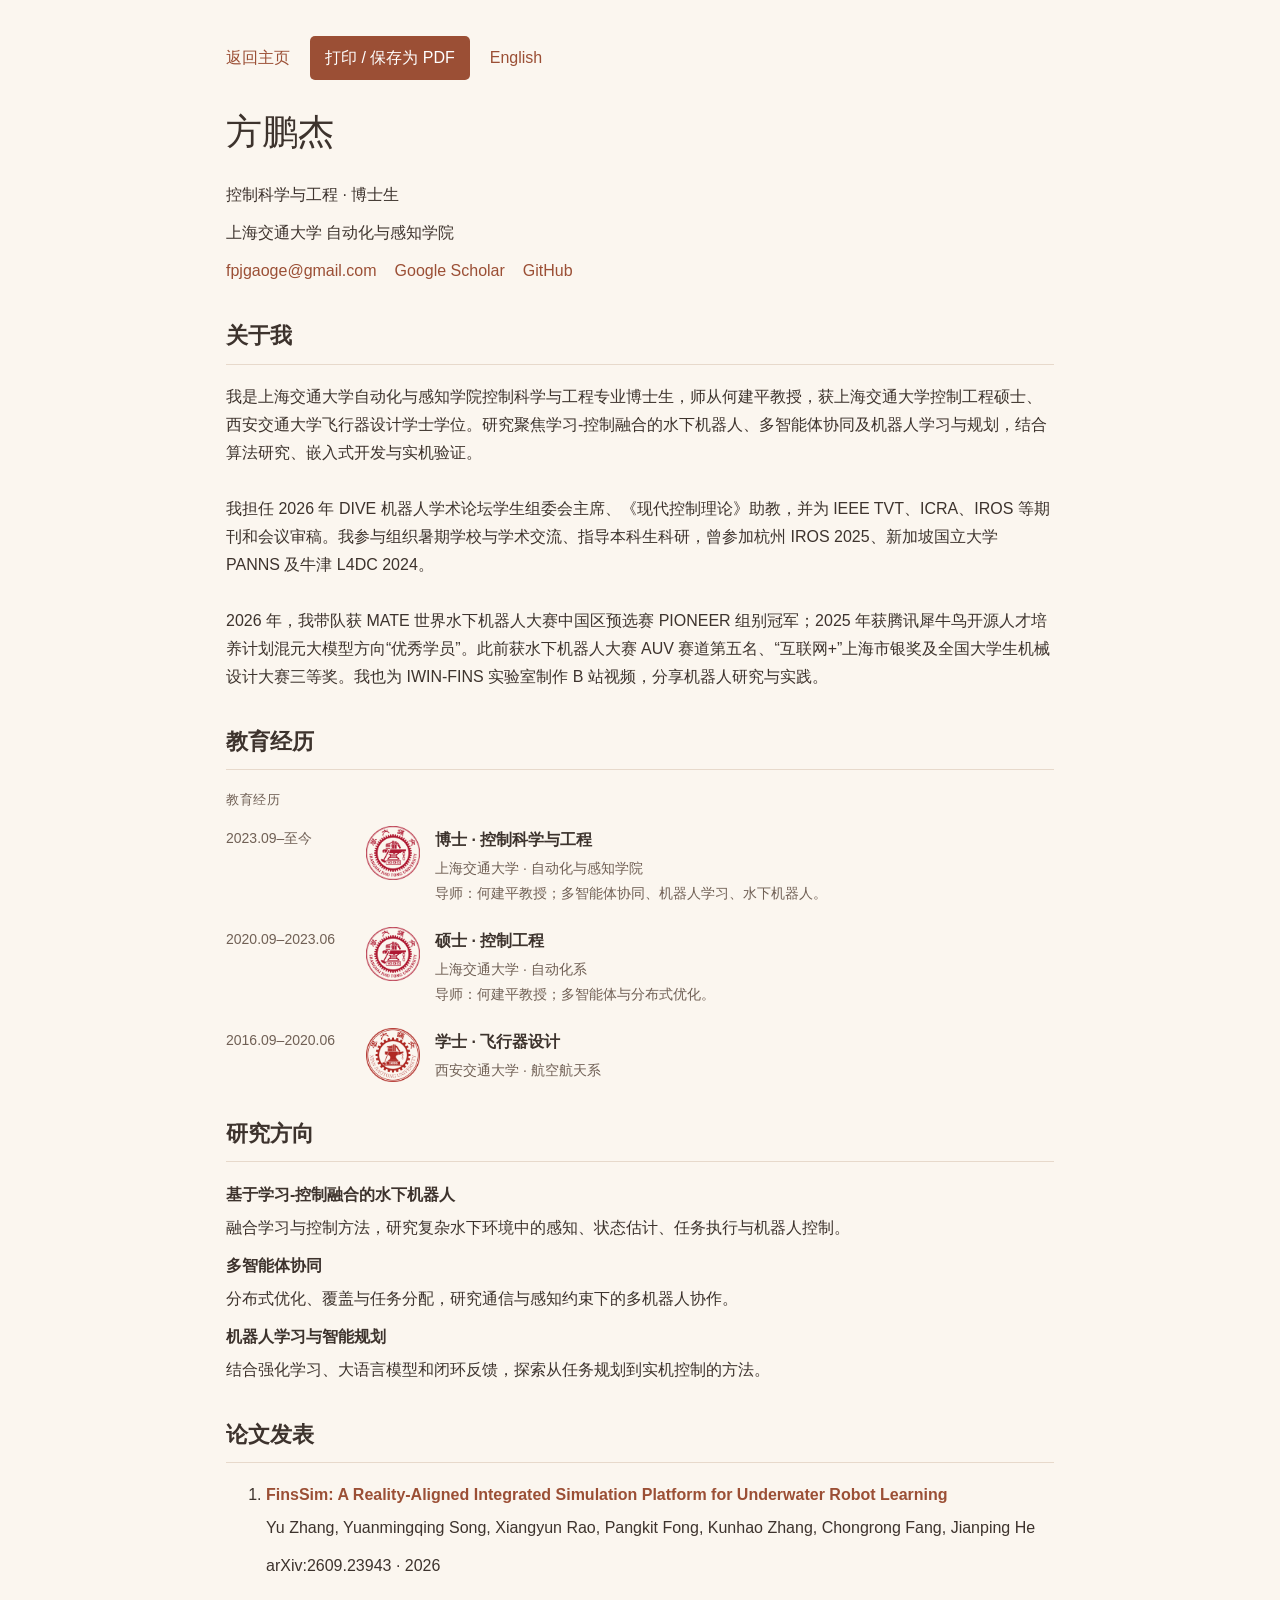
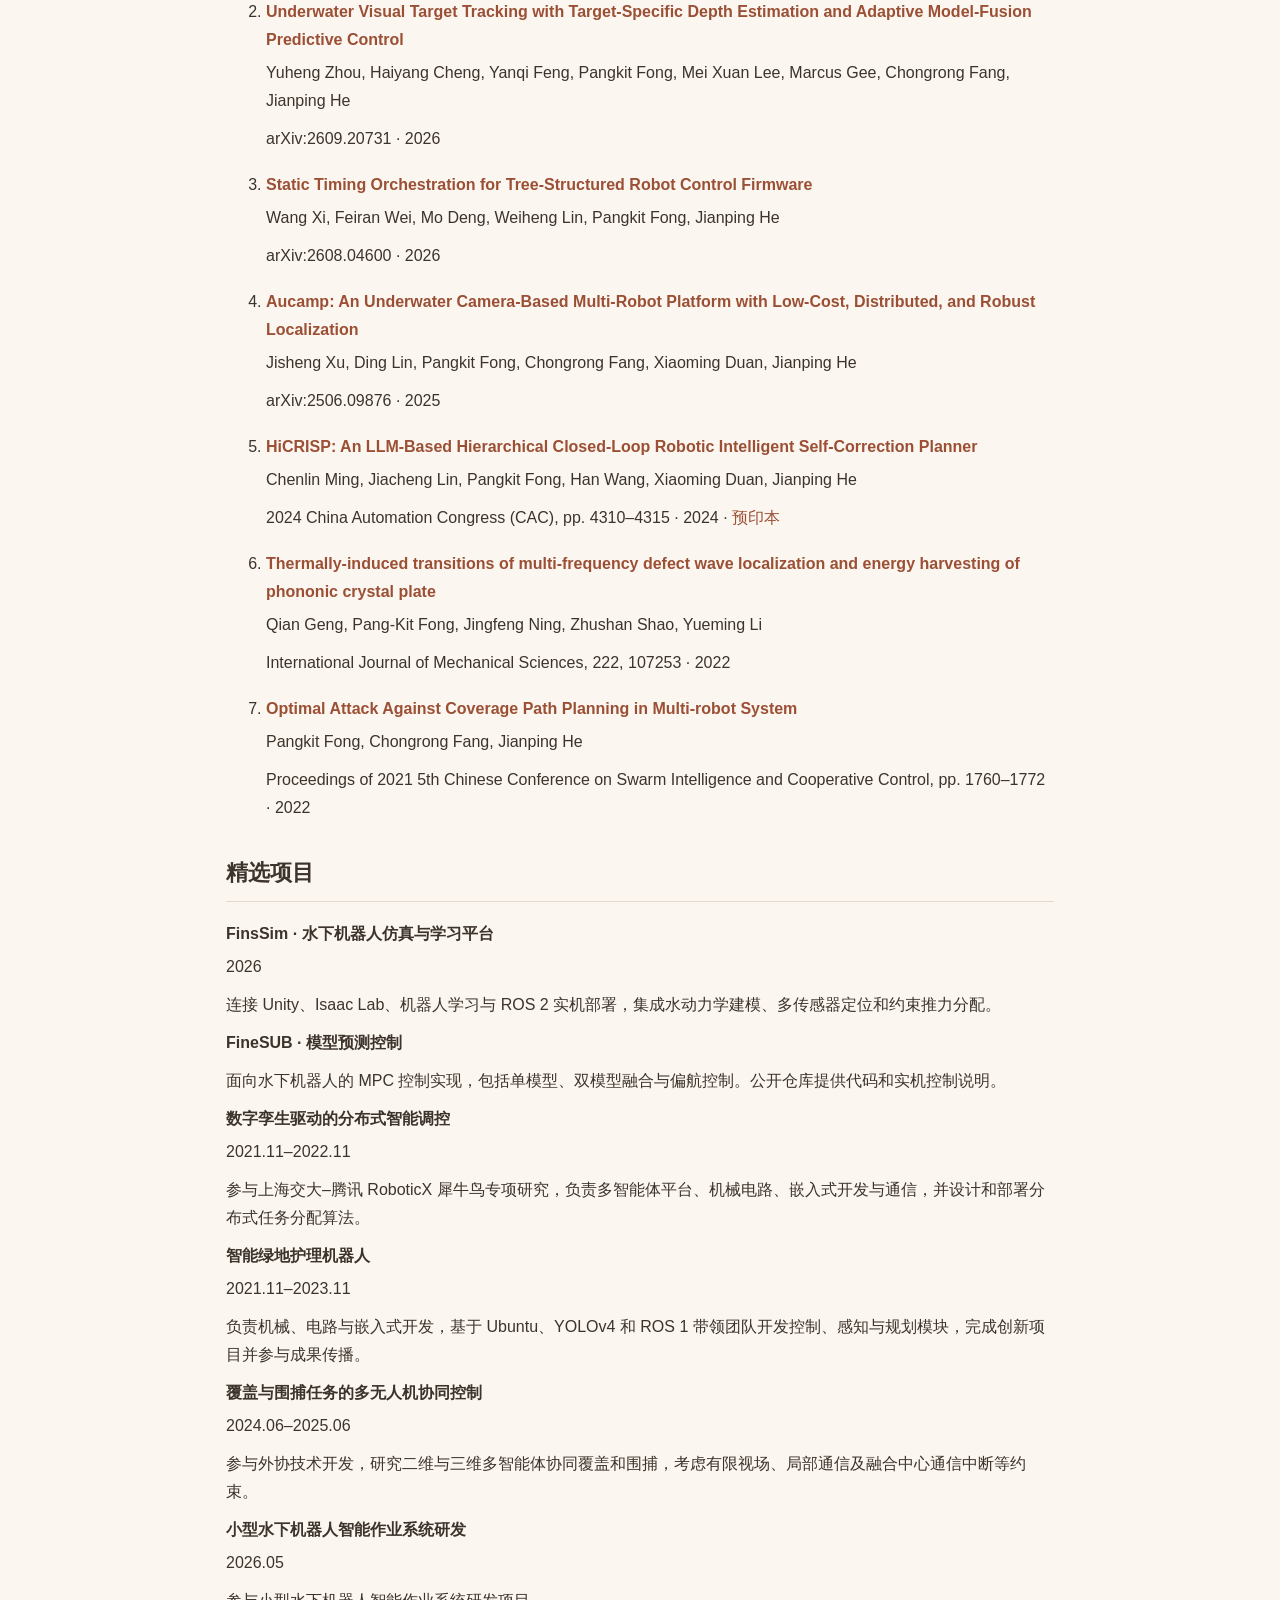
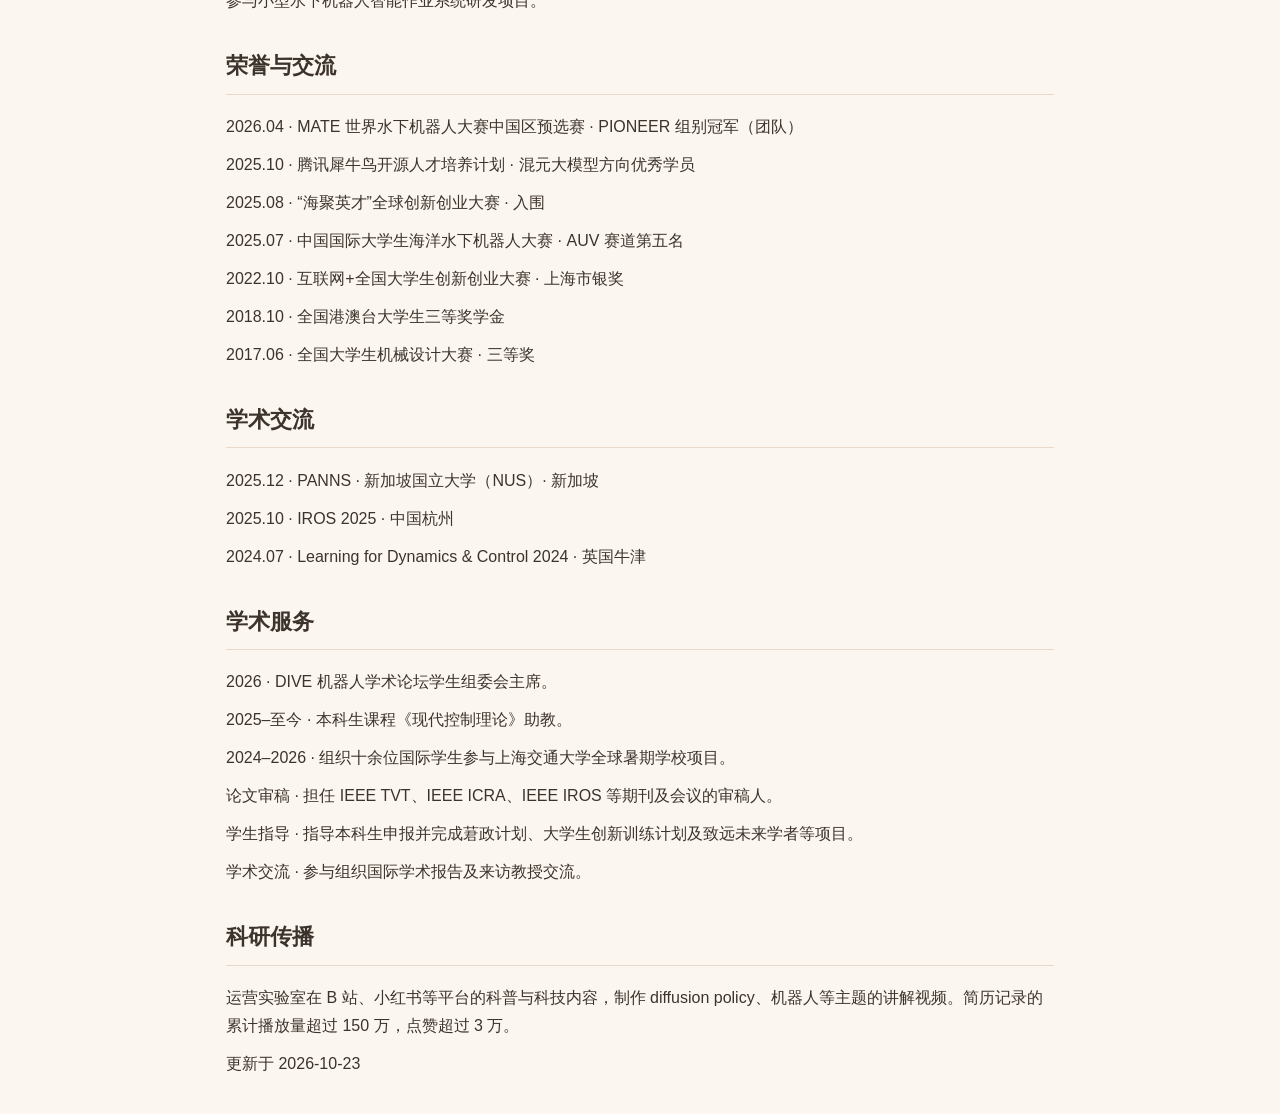
<file: cv/index.html>
<!doctype html><html lang="zh-CN"><head><meta charset="utf-8"><meta name="theme-color" content="#fbf6ef"><meta name="viewport" content="width=device-width,initial-scale=1"><title>方鹏杰 · 学术简历</title><meta name="description" content="方鹏杰（Fong Pangkit），上海交通大学博士生，研究水下机器人、多智能体协同与机器人学习。"><link rel="canonical" href="https://fpj-gaoge.github.io/cv/"><link rel="stylesheet" href="/style.css?v=oct23-20261023"><link rel="stylesheet" href="/enhancements.css?v=oct23-20261023"><style>body{max-width:900px;margin:auto;padding:36px}h1{font:36px var(--serif)}h2{font-size:22px;border-bottom:1px solid var(--line);padding-bottom:8px;margin-top:32px}h3{font-size:16px;margin-bottom:5px}p{margin-bottom:10px}li{margin-bottom:18px}.cv-actions{display:flex;gap:20px;align-items:center;margin-bottom:28px}.cv-actions button{background:var(--accent);color:white;border:0;border-radius:5px;padding:8px 15px}.cv-links{display:flex;gap:18px;flex-wrap:wrap}.timeline-entry{break-inside:avoid}li{break-inside:avoid}@media print{body{background:#fff;color:#3d332d;padding:0;font-size:11pt;line-height:1.5}.cv-actions{display:none}a{color:inherit;text-decoration:none}h2{break-after:avoid}.timeline-content{display:block}.institution-mark{display:none}@page{margin:18mm}}</style></head><body><nav class="cv-actions"><a href="/">返回主页</a><button type="button" onclick="window.print()">打印 / 保存为 PDF</button><a href="/cv/en/">English</a></nav><header><h1>方鹏杰</h1><p>控制科学与工程 · 博士生</p><p>上海交通大学
自动化与感知学院</p><div class="cv-links"><a href="mailto:fpjgaoge@gmail.com">fpjgaoge@gmail.com</a><a href="https://scholar.google.com.hk/citations?user=u5ba-IQAAAAJ&amp;hl=zh-CN" target="_blank" rel="noopener noreferrer">Google Scholar</a><a href="https://github.com/FPJ-GAOGE" target="_blank" rel="noopener noreferrer">GitHub</a></div></header><section><h2>关于我</h2><p style="white-space:pre-line">我是上海交通大学自动化与感知学院控制科学与工程专业博士生，师从何建平教授，获上海交通大学控制工程硕士、西安交通大学飞行器设计学士学位。研究聚焦学习-控制融合的水下机器人、多智能体协同及机器人学习与规划，结合算法研究、嵌入式开发与实机验证。

我担任 2026 年 DIVE 机器人学术论坛学生组委会主席、《现代控制理论》助教，并为 IEEE TVT、ICRA、IROS 等期刊和会议审稿。我参与组织暑期学校与学术交流、指导本科生科研，曾参加杭州 IROS 2025、新加坡国立大学 PANNS 及牛津 L4DC 2024。

2026 年，我带队获 MATE 世界水下机器人大赛中国区预选赛 PIONEER 组别冠军；2025 年获腾讯犀牛鸟开源人才培养计划混元大模型方向“优秀学员”。此前获水下机器人大赛 AUV 赛道第五名、“互联网+”上海市银奖及全国大学生机械设计大赛三等奖。我也为 IWIN-FINS 实验室制作 B 站视频，分享机器人研究与实践。</p></section><section><h2>教育经历</h2><div class="timeline-group"><h3 class="timeline-label">教育经历</h3><div class="timeline-entry"><time>2023.09–至今</time><div class="timeline-content"><span class="institution-mark institution-logo"><img src="/assets/institutions/sjtu.png" alt="上海交通大学校徽" width="54" height="54" loading="lazy"></span><div><h3>博士 · 控制科学与工程</h3><p>上海交通大学 · 自动化与感知学院</p><p>导师：何建平教授；多智能体协同、机器人学习、水下机器人。</p></div></div></div><div class="timeline-entry"><time>2020.09–2023.06</time><div class="timeline-content"><span class="institution-mark institution-logo"><img src="/assets/institutions/sjtu.png" alt="上海交通大学校徽" width="54" height="54" loading="lazy"></span><div><h3>硕士 · 控制工程</h3><p>上海交通大学 · 自动化系</p><p>导师：何建平教授；多智能体与分布式优化。</p></div></div></div><div class="timeline-entry"><time>2016.09–2020.06</time><div class="timeline-content"><span class="institution-mark institution-logo"><img src="/assets/institutions/xjtu.png" alt="西安交通大学校徽" width="54" height="54" loading="lazy"></span><div><h3>学士 · 飞行器设计</h3><p>西安交通大学 · 航空航天系</p></div></div></div></div></section><section><h2>研究方向</h2><h3>基于学习-控制融合的水下机器人</h3><p>融合学习与控制方法，研究复杂水下环境中的感知、状态估计、任务执行与机器人控制。</p><h3>多智能体协同</h3><p>分布式优化、覆盖与任务分配，研究通信与感知约束下的多机器人协作。</p><h3>机器人学习与智能规划</h3><p>结合强化学习、大语言模型和闭环反馈，探索从任务规划到实机控制的方法。</p></section><section><h2>论文发表</h2><ol><li><h3><a href="https://arxiv.org/abs/2609.23943" target="_blank" rel="noopener noreferrer">FinsSim: A Reality-Aligned Integrated Simulation Platform for Underwater Robot Learning</a></h3><p>Yu Zhang, Yuanmingqing Song, Xiangyun Rao, Pangkit Fong, Kunhao Zhang, Chongrong Fang, Jianping He</p><p>arXiv:2609.23943 · 2026</p></li><li><h3><a href="https://arxiv.org/abs/2609.20731" target="_blank" rel="noopener noreferrer">Underwater Visual Target Tracking with Target-Specific Depth Estimation and Adaptive Model-Fusion Predictive Control</a></h3><p>Yuheng Zhou, Haiyang Cheng, Yanqi Feng, Pangkit Fong, Mei Xuan Lee, Marcus Gee, Chongrong Fang, Jianping He</p><p>arXiv:2609.20731 · 2026</p></li><li><h3><a href="https://arxiv.org/abs/2608.04600" target="_blank" rel="noopener noreferrer">Static Timing Orchestration for Tree-Structured Robot Control Firmware</a></h3><p>Wang Xi, Feiran Wei, Mo Deng, Weiheng Lin, Pangkit Fong, Jianping He</p><p>arXiv:2608.04600 · 2026</p></li><li><h3><a href="https://arxiv.org/abs/2506.09876" target="_blank" rel="noopener noreferrer">Aucamp: An Underwater Camera-Based Multi-Robot Platform with Low-Cost, Distributed, and Robust Localization</a></h3><p>Jisheng Xu, Ding Lin, Pangkit Fong, Chongrong Fang, Xiaoming Duan, Jianping He</p><p>arXiv:2506.09876 · 2025</p></li><li><h3><a href="https://doi.org/10.1109/CAC63892.2024.10865457" target="_blank" rel="noopener noreferrer">HiCRISP: An LLM-Based Hierarchical Closed-Loop Robotic Intelligent Self-Correction Planner</a></h3><p>Chenlin Ming, Jiacheng Lin, Pangkit Fong, Han Wang, Xiaoming Duan, Jianping He</p><p>2024 China Automation Congress (CAC), pp. 4310–4315 · 2024 · <a href="https://arxiv.org/abs/2309.12089" target="_blank" rel="noopener noreferrer">预印本</a></p></li><li><h3><a href="https://doi.org/10.1016/j.ijmecsci.2022.107253" target="_blank" rel="noopener noreferrer">Thermally-induced transitions of multi-frequency defect wave localization and energy harvesting of phononic crystal plate</a></h3><p>Qian Geng, Pang-Kit Fong, Jingfeng Ning, Zhushan Shao, Yueming Li</p><p>International Journal of Mechanical Sciences, 222, 107253 · 2022</p></li><li><h3><a href="https://doi.org/10.1007/978-981-19-3998-3_164" target="_blank" rel="noopener noreferrer">Optimal Attack Against Coverage Path Planning in Multi-robot System</a></h3><p>Pangkit Fong, Chongrong Fang, Jianping He</p><p>Proceedings of 2021 5th Chinese Conference on Swarm Intelligence and Cooperative Control, pp. 1760–1772 · 2022</p></li></ol></section><section><h2>精选项目</h2><h3>FinsSim · 水下机器人仿真与学习平台</h3><p>2026</p><p>连接 Unity、Isaac Lab、机器人学习与 ROS 2 实机部署，集成水动力学建模、多传感器定位和约束推力分配。</p><h3>FineSUB · 模型预测控制</h3><p></p><p>面向水下机器人的 MPC 控制实现，包括单模型、双模型融合与偏航控制。公开仓库提供代码和实机控制说明。</p><h3>数字孪生驱动的分布式智能调控</h3><p>2021.11–2022.11</p><p>参与上海交大–腾讯 RoboticX 犀牛鸟专项研究，负责多智能体平台、机械电路、嵌入式开发与通信，并设计和部署分布式任务分配算法。</p><h3>智能绿地护理机器人</h3><p>2021.11–2023.11</p><p>负责机械、电路与嵌入式开发，基于 Ubuntu、YOLOv4 和 ROS 1 带领团队开发控制、感知与规划模块，完成创新项目并参与成果传播。</p><h3>覆盖与围捕任务的多无人机协同控制</h3><p>2024.06–2025.06</p><p>参与外协技术开发，研究二维与三维多智能体协同覆盖和围捕，考虑有限视场、局部通信及融合中心通信中断等约束。</p><h3>小型水下机器人智能作业系统研发</h3><p>2026.05</p><p>参与小型水下机器人智能作业系统研发项目。</p></section><section><h2>荣誉与交流</h2><p>2026.04 · MATE 世界水下机器人大赛中国区预选赛 · PIONEER 组别冠军（团队）</p><p>2025.10 · 腾讯犀牛鸟开源人才培养计划 · 混元大模型方向优秀学员</p><p>2025.08 · “海聚英才”全球创新创业大赛 · 入围</p><p>2025.07 · 中国国际大学生海洋水下机器人大赛 · AUV 赛道第五名</p><p>2022.10 · 互联网+全国大学生创新创业大赛 · 上海市银奖</p><p>2018.10 · 全国港澳台大学生三等奖学金</p><p>2017.06 · 全国大学生机械设计大赛 · 三等奖</p></section><section><h2>学术交流</h2><p>2025.12 · PANNS · 新加坡国立大学（NUS）· 新加坡</p><p>2025.10 · IROS 2025 · 中国杭州</p><p>2024.07 · Learning for Dynamics &amp; Control 2024 · 英国牛津</p></section><section><h2>学术服务</h2><p>2026 · DIVE 机器人学术论坛学生组委会主席。</p><p>2025–至今 · 本科生课程《现代控制理论》助教。</p><p>2024–2026 · 组织十余位国际学生参与上海交通大学全球暑期学校项目。</p><p>论文审稿 · 担任 IEEE TVT、IEEE ICRA、IEEE IROS 等期刊及会议的审稿人。</p><p>学生指导 · 指导本科生申报并完成莙政计划、大学生创新训练计划及致远未来学者等项目。</p><p>学术交流 · 参与组织国际学术报告及来访教授交流。</p></section><section><h2>科研传播</h2><p>运营实验室在 B 站、小红书等平台的科普与科技内容，制作 diffusion policy、机器人等主题的讲解视频。简历记录的累计播放量超过 150 万，点赞超过 3 万。</p></section><footer>更新于 2026-10-23</footer></body></html>
</file>
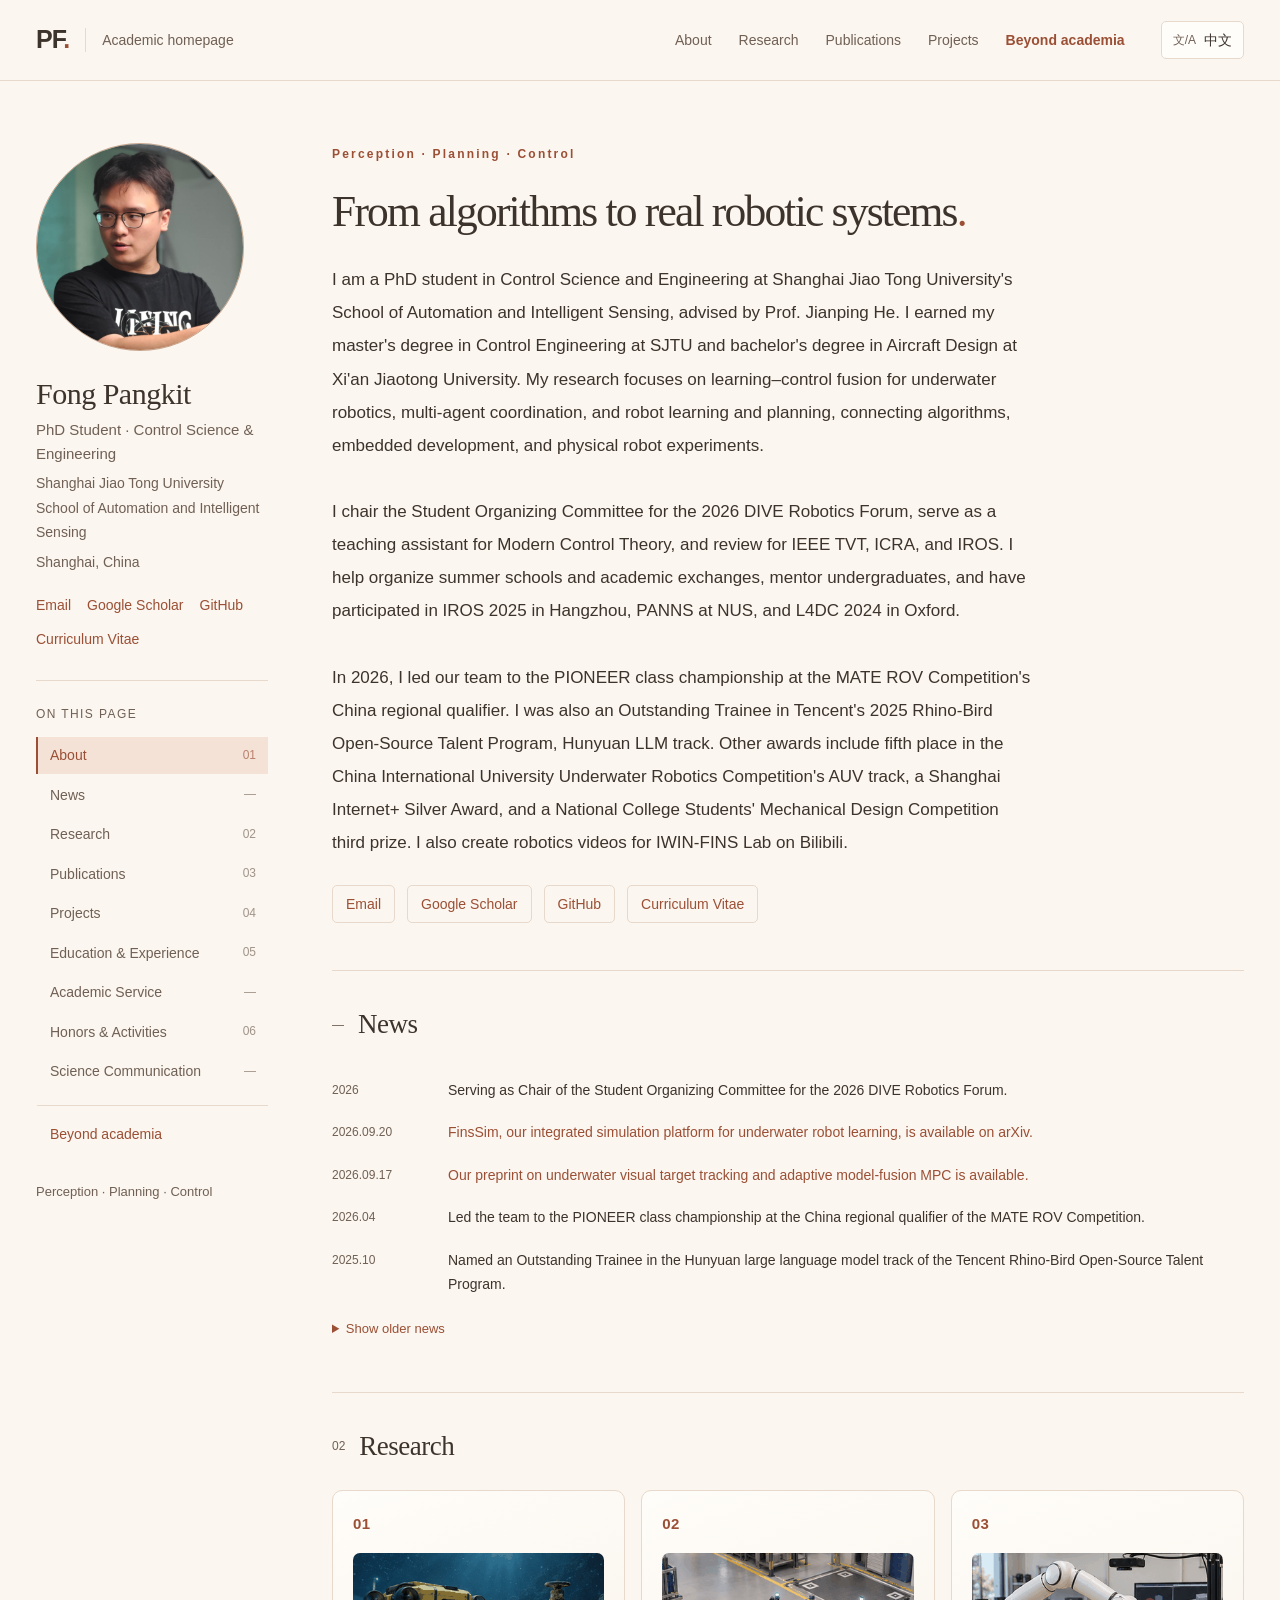
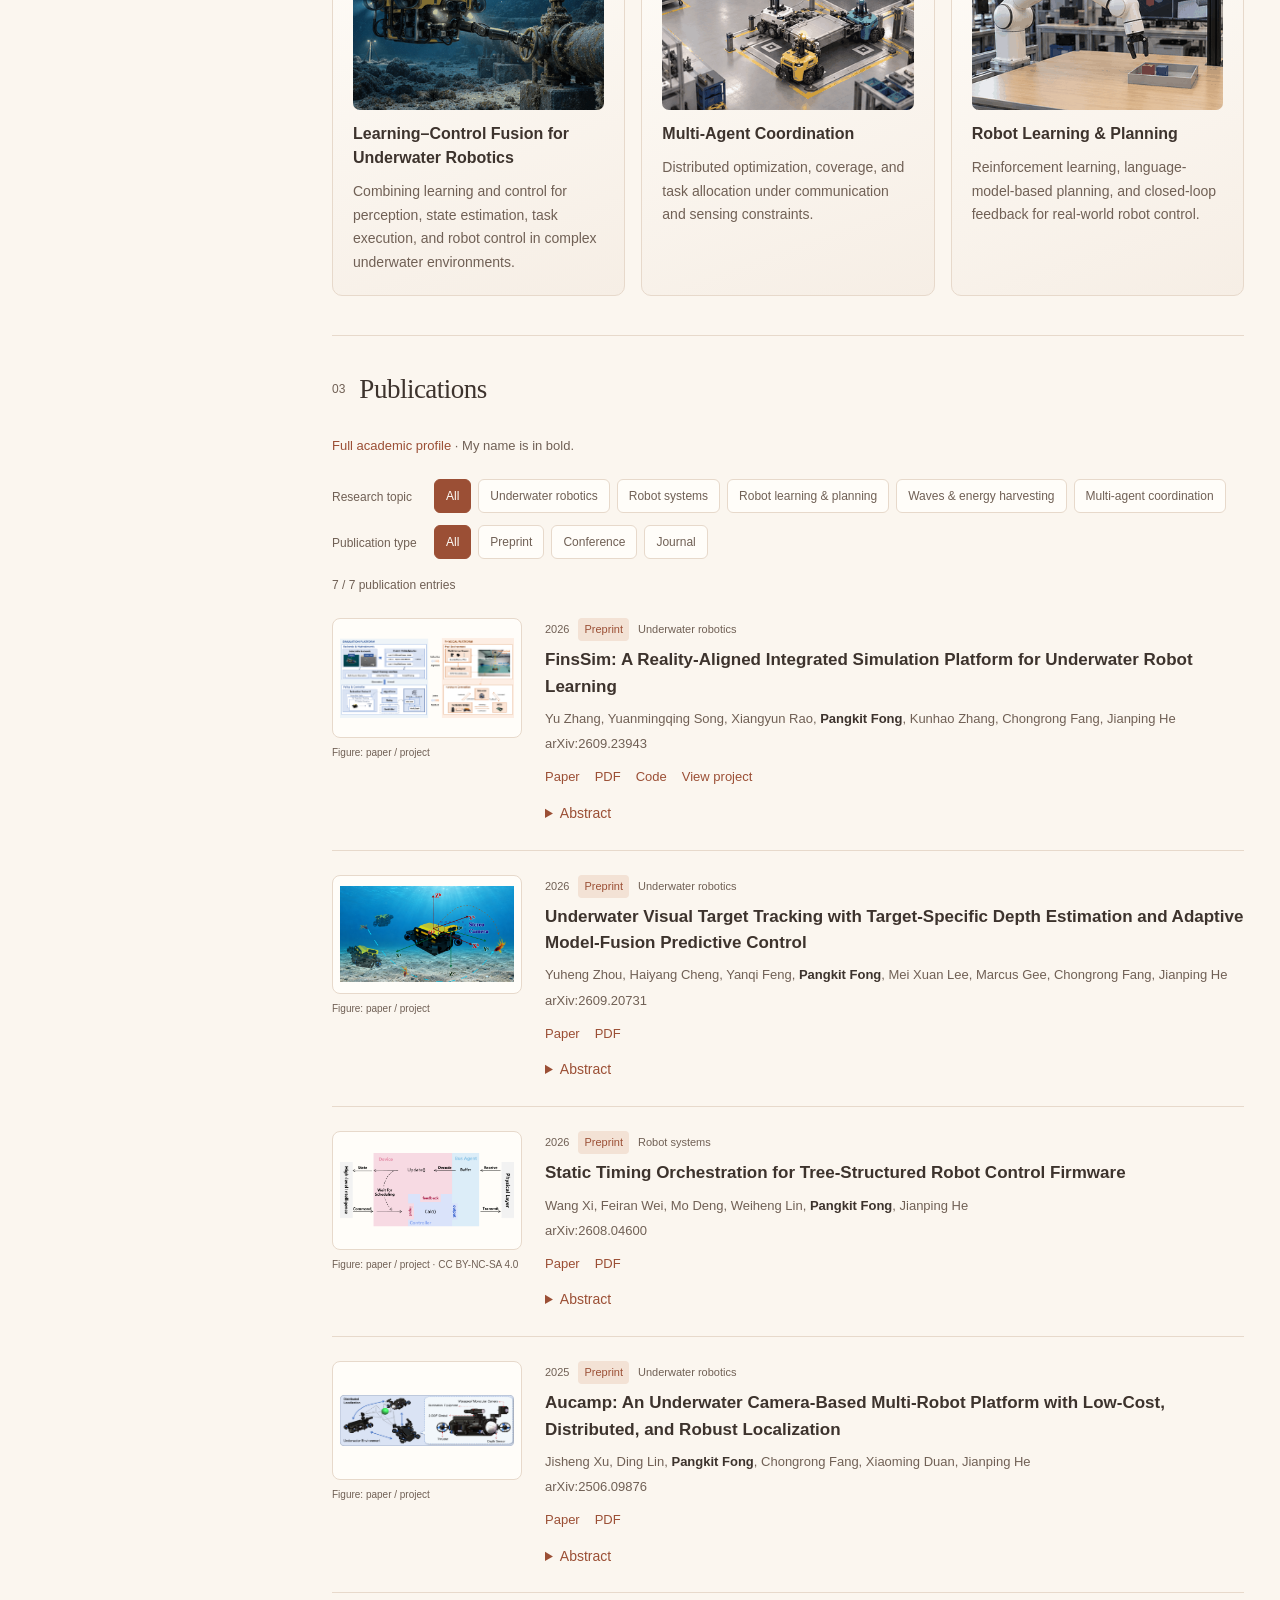
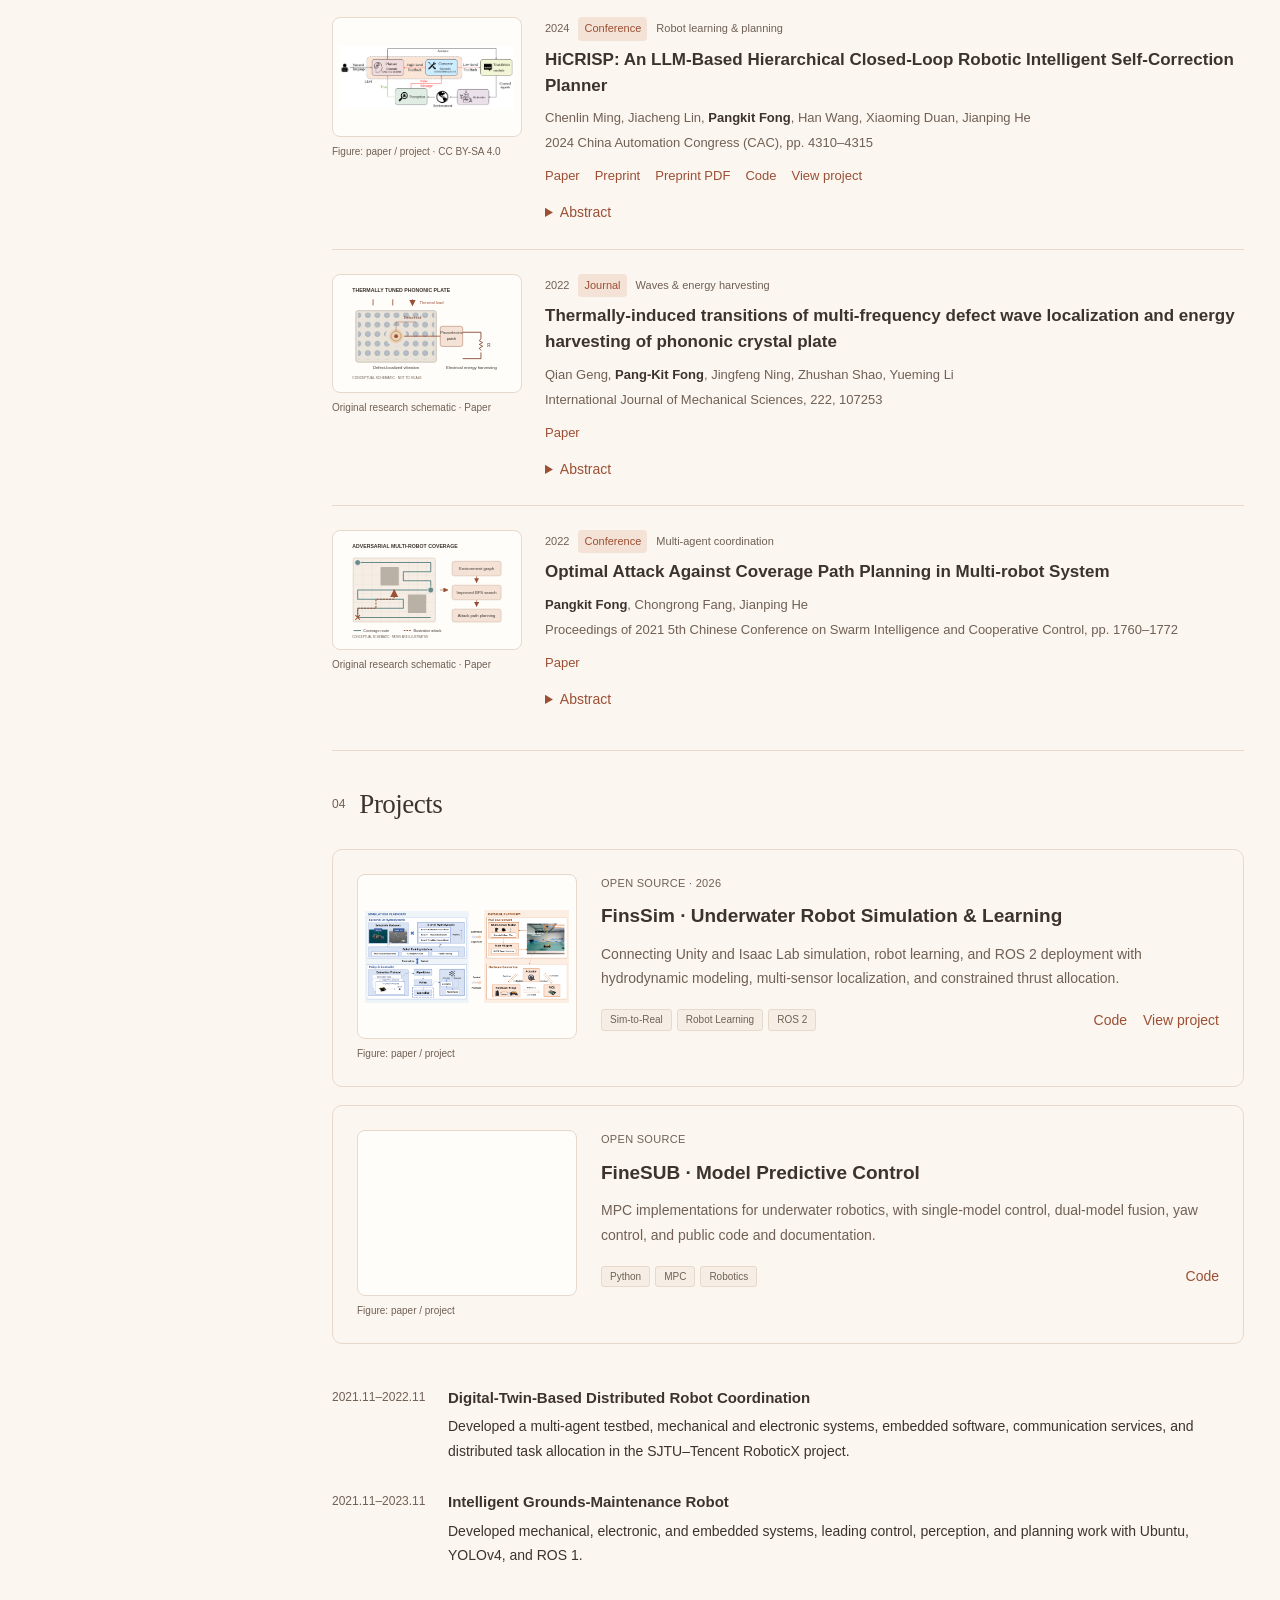
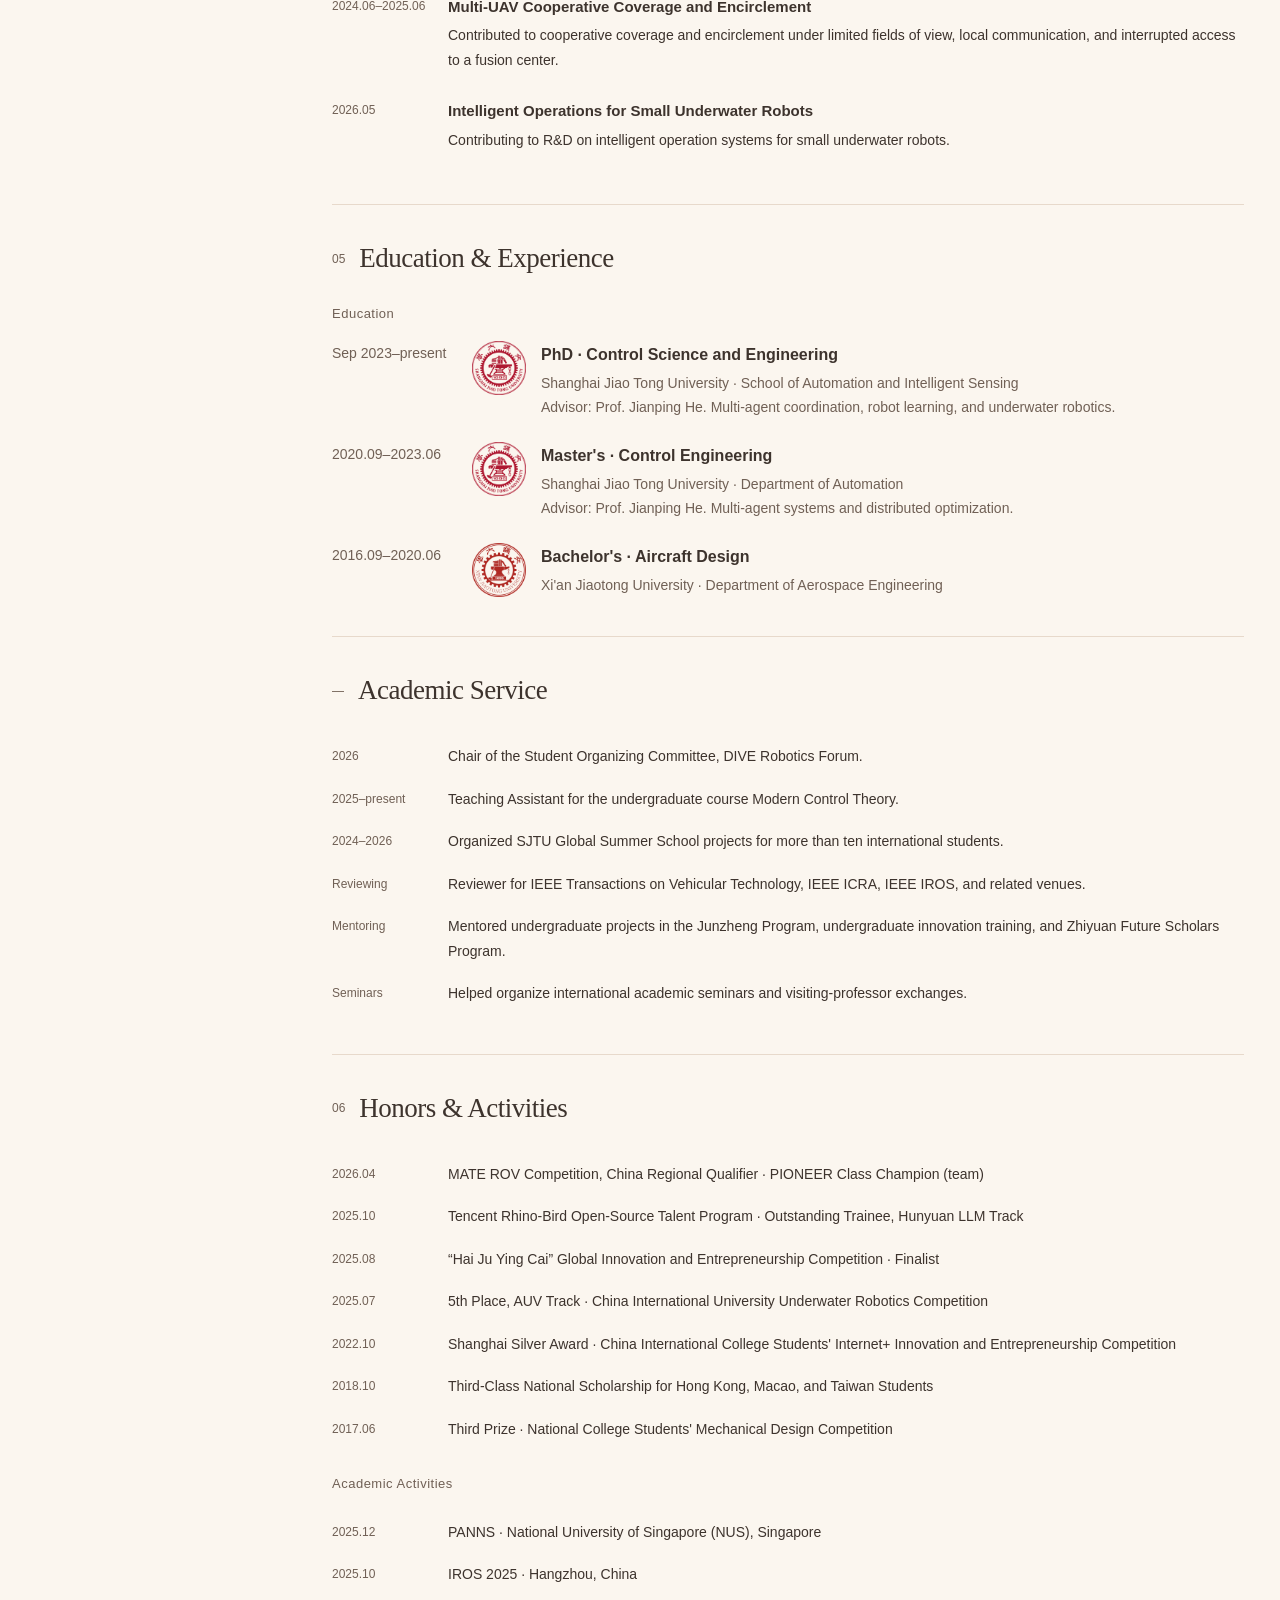
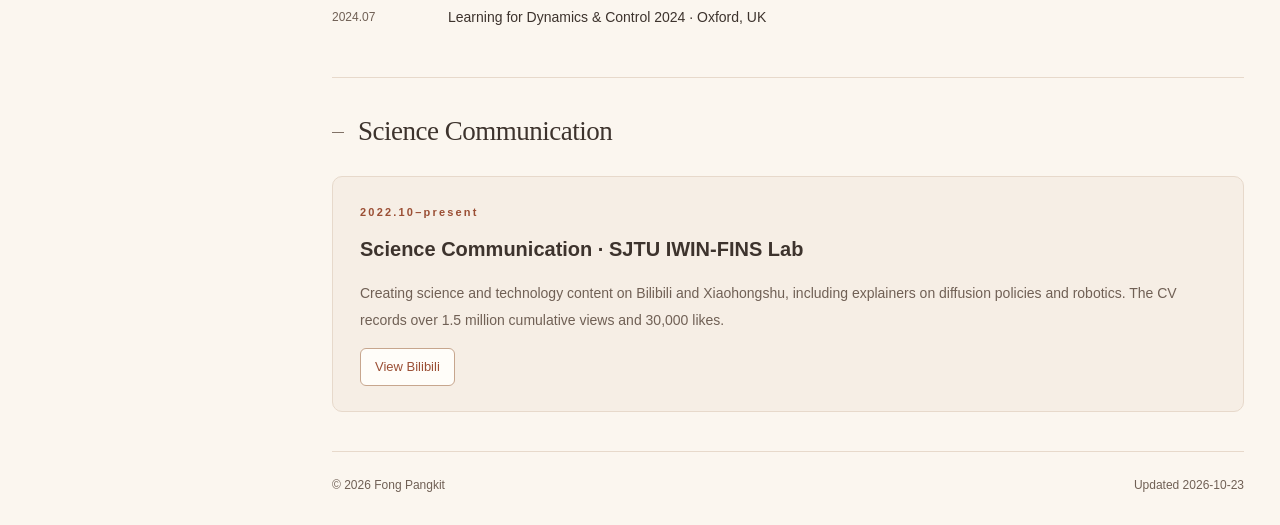
<file: en/index.html>
<!doctype html><html lang="en"><head><meta charset="utf-8"><meta name="viewport" content="width=device-width,initial-scale=1"><meta name="description" content="Fong Pangkit, PhD student at Shanghai Jiao Tong University. Research in underwater robotics, multi-agent coordination, and robot learning."><meta name="author" content="Fong Pangkit"><meta name="theme-color" content="#fbf6ef"><link rel="canonical" href="https://fpj-gaoge.github.io/en/"><link rel="alternate" hreflang="zh-CN" href="https://fpj-gaoge.github.io/"><link rel="alternate" hreflang="en" href="https://fpj-gaoge.github.io/en/"><link rel="alternate" hreflang="x-default" href="https://fpj-gaoge.github.io/"><meta property="og:type" content="website"><meta property="og:title" content="Fong Pangkit · Academic homepage"><meta property="og:description" content="Fong Pangkit, PhD student at Shanghai Jiao Tong University. Research in underwater robotics, multi-agent coordination, and robot learning."><meta property="og:url" content="https://fpj-gaoge.github.io/en/"><meta property="og:locale" content="en_US"><title>Fong Pangkit · Academic homepage</title><link rel="icon" type="image/svg+xml" href="data:image/svg+xml,%3Csvg xmlns='http://www.w3.org/2000/svg' viewBox='0 0 64 64'%3E%3Crect width='64' height='64' rx='12' fill='%239b4f35'/%3E%3Cpath d='M20 47V17h26v6H27v7h16v6H27v11z' fill='white'/%3E%3C/svg%3E"><link rel="stylesheet" href="/style.css?v=oct23-20261023"><link rel="stylesheet" href="/enhancements.css?v=oct23-20261023"><script type="application/ld+json">{"@context":"https://schema.org","@type":"Person","name":"Fong Pangkit","alternateName":"方鹏杰","url":"https://fpj-gaoge.github.io/","image":"https://fpj-gaoge.github.io/assets/portrait.jpg","jobTitle":"PhD Student · Control Science & Engineering","affiliation":{"@type":"CollegeOrUniversity","name":"Shanghai Jiao Tong University"},"alumniOf":{"@type":"CollegeOrUniversity","name":"Xi'an Jiaotong University"},"knowsAbout":["Learning–Control Fusion for Underwater Robotics","Multi-Agent Coordination","Robot Learning & Planning"],"sameAs":["https://github.com/FPJ-GAOGE","https://scholar.google.com.hk/citations?user=u5ba-IQAAAAJ&hl=zh-CN"]}</script><script defer src="/profile.js?v=about-compact-20261023"></script><script defer src="/render.js?v=about-compact-20261023"></script><script defer src="/app.js"></script></head><body><a class="skip-link" href="#main">Skip to content</a><header class="site-header"><div class="header-inner"><a class="wordmark" href="#about" aria-label="Fong Pangkit"><span class="brand-initials">PF<span class="brand-dot">.</span></span><span class="wordmark-label">Academic homepage</span></a><nav class="top-nav" aria-label="Main navigation"><a href="#about">About</a><a href="#research">Research</a><a href="#publications">Publications</a><a href="#projects">Projects</a><a href="/beyond/en/" class="beyond-link">Beyond academia</a></nav><a class="language-toggle" id="language-toggle" href="/" lang="zh-CN" aria-label="切换为中文"><span class="language-icon" aria-hidden="true">文/A</span><span>中文</span></a></div></header>
    <div class="page-layout"><aside class="profile-sidebar" aria-label="Profile"><div id="portrait" class="portrait"><img src="/assets/portrait.jpg" alt="Fong Pangkit" width="208" height="208"></div><h1 id="profile-name">Fong Pangkit</h1><p class="profile-role">PhD Student · Control Science &amp; Engineering</p><p class="profile-affiliation">Shanghai Jiao Tong University
School of Automation and Intelligent Sensing</p><p class="profile-location">Shanghai, China</p><div class="profile-links"><a href="mailto:fpjgaoge@gmail.com">Email</a><a href="https://scholar.google.com.hk/citations?user=u5ba-IQAAAAJ&amp;hl=zh-CN" target="_blank" rel="noopener noreferrer">Google Scholar</a><a href="https://github.com/FPJ-GAOGE" target="_blank" rel="noopener noreferrer">GitHub</a><a href="/cv/en/">Curriculum Vitae</a></div><div class="sidebar-rule"></div><p class="sidebar-label">ON THIS PAGE</p><nav class="section-nav" aria-label="ON THIS PAGE"><a href="#about" class="active" aria-current="location"><span>About</span><span class="section-number">01</span></a><a href="#news"><span>News</span><span class="section-number">—</span></a><a href="#research"><span>Research</span><span class="section-number">02</span></a><a href="#publications"><span>Publications</span><span class="section-number">03</span></a><a href="#projects"><span>Projects</span><span class="section-number">04</span></a><a href="#background"><span>Education &amp; Experience</span><span class="section-number">05</span></a><a href="#service"><span>Academic Service</span><span class="section-number">—</span></a><a href="#awards"><span>Honors &amp; Activities</span><span class="section-number">06</span></a><a href="#outreach"><span>Science Communication</span><span class="section-number">—</span></a><a href="/beyond/en/" class="beyond-link">Beyond academia</a></nav><p class="sidebar-note">Perception · Planning · Control</p></aside>
    <main id="main" tabindex="-1"><section id="about" class="about-section"><p class="eyebrow">Perception · Planning · Control</p><h2 class="intro-title">From algorithms to real robotic systems<span class="title-period">.</span></h2><p class="intro-bio">I am a PhD student in Control Science and Engineering at Shanghai Jiao Tong University&#39;s School of Automation and Intelligent Sensing, advised by Prof. Jianping He. I earned my master&#39;s degree in Control Engineering at SJTU and bachelor&#39;s degree in Aircraft Design at Xi&#39;an Jiaotong University. My research focuses on learning–control fusion for underwater robotics, multi-agent coordination, and robot learning and planning, connecting algorithms, embedded development, and physical robot experiments.

I chair the Student Organizing Committee for the 2026 DIVE Robotics Forum, serve as a teaching assistant for Modern Control Theory, and review for IEEE TVT, ICRA, and IROS. I help organize summer schools and academic exchanges, mentor undergraduates, and have participated in IROS 2025 in Hangzhou, PANNS at NUS, and L4DC 2024 in Oxford.

In 2026, I led our team to the PIONEER class championship at the MATE ROV Competition&#39;s China regional qualifier. I was also an Outstanding Trainee in Tencent&#39;s 2025 Rhino-Bird Open-Source Talent Program, Hunyuan LLM track. Other awards include fifth place in the China International University Underwater Robotics Competition&#39;s AUV track, a Shanghai Internet+ Silver Award, and a National College Students&#39; Mechanical Design Competition third prize. I also create robotics videos for IWIN-FINS Lab on Bilibili.</p><div class="intro-links"><a href="mailto:fpjgaoge@gmail.com">Email</a><a href="https://scholar.google.com.hk/citations?user=u5ba-IQAAAAJ&amp;hl=zh-CN" target="_blank" rel="noopener noreferrer">Google Scholar</a><a href="https://github.com/FPJ-GAOGE" target="_blank" rel="noopener noreferrer">GitHub</a><a href="/cv/en/">Curriculum Vitae</a></div></section><section id="news" class="content-section "><div class="section-heading"><span class="heading-index">—</span><h2>News</h2></div><div id="news-list" class="news-list"><div class="news-row"><time datetime="2026">2026</time><p>Serving as Chair of the Student Organizing Committee for the 2026 DIVE Robotics Forum.</p></div><div class="news-row"><time datetime="2026-09-20">2026.09.20</time><p><a href="https://arxiv.org/abs/2609.23943" target="_blank" rel="noopener noreferrer">FinsSim, our integrated simulation platform for underwater robot learning, is available on arXiv.</a></p></div><div class="news-row"><time datetime="2026-09-17">2026.09.17</time><p><a href="https://arxiv.org/abs/2609.20731" target="_blank" rel="noopener noreferrer">Our preprint on underwater visual target tracking and adaptive model-fusion MPC is available.</a></p></div><div class="news-row"><time datetime="2026-04">2026.04</time><p>Led the team to the PIONEER class championship at the China regional qualifier of the MATE ROV Competition.</p></div><div class="news-row"><time datetime="2025-10">2025.10</time><p>Named an Outstanding Trainee in the Hunyuan large language model track of the Tencent Rhino-Bird Open-Source Talent Program.</p></div><details class="older-news"><summary>Show older news</summary><div class="news-row"><time datetime="2025-07">2025.07</time><p>Participated in the China International University Underwater Robotics Competition; 5th place in the AUV track.</p></div><div class="news-row"><time datetime="2025-06-11">2025.06.11</time><p><a href="https://arxiv.org/abs/2506.09876" target="_blank" rel="noopener noreferrer">The Aucamp preprint on low-cost, distributed underwater multi-robot localization is available.</a></p></div><div class="news-row"><time datetime="2024-07">2024.07</time><p>Attended Learning for Dynamics &amp; Control 2024 in Oxford, UK.</p></div><div class="news-row"><time datetime="2023-09">2023.09</time><p>Started my PhD in Control Science and Engineering at Shanghai Jiao Tong University.</p></div></details></div></section>
    <section id="research" class="content-section "><div class="section-heading"><span class="heading-index">02</span><h2>Research</h2></div><div id="research-list" class="research-list"><article class="research-item research-card" tabindex="0"><div class="research-card-top"><span class="research-index">01</span></div><picture class="research-media"><source media="(prefers-reduced-motion: reduce)" srcset="/assets/research/underwater.png"><img src="/assets/research/underwater.gif" width="360" height="225" loading="lazy" decoding="async" alt="Generated illustrative animation of an underwater robot inspecting a pipeline and manipulating a valve"></picture><h3>Learning–Control Fusion for Underwater Robotics</h3><p>Combining learning and control for perception, state estimation, task execution, and robot control in complex underwater environments.</p></article><article class="research-item research-card" tabindex="0"><div class="research-card-top"><span class="research-index">02</span></div><picture class="research-media"><source media="(prefers-reduced-motion: reduce)" srcset="/assets/research/coordination.png"><img src="/assets/research/coordination.gif" width="360" height="225" loading="lazy" decoding="async" alt="Generated illustrative animation of mobile robots cooperating to transport and dock equipment"></picture><h3>Multi-Agent Coordination</h3><p>Distributed optimization, coverage, and task allocation under communication and sensing constraints.</p></article><article class="research-item research-card" tabindex="0"><div class="research-card-top"><span class="research-index">03</span></div><picture class="research-media"><source media="(prefers-reduced-motion: reduce)" srcset="/assets/research/learning.png"><img src="/assets/research/learning.gif" width="360" height="225" loading="lazy" decoding="async" alt="Generated illustrative robot-learning animation of an arm picking and placing an object"></picture><h3>Robot Learning &amp; Planning</h3><p>Reinforcement learning, language-model-based planning, and closed-loop feedback for real-world robot control.</p></article></div></section>
    <section id="publications" class="content-section "><div class="section-heading"><span class="heading-index">03</span><h2>Publications</h2></div><p class="publication-intro"><a href="https://scholar.google.com.hk/citations?user=u5ba-IQAAAAJ&amp;hl=zh-CN" target="_blank" rel="noopener noreferrer">Full academic profile</a> · My name is in bold.</p><div id="publication-filters" class="publication-filters"><div class="filter-group" role="group" aria-label="Research topic"><span class="filter-label">Research topic</span><div><button type="button" class="filter-button" data-filter-group="topic" data-filter="all" aria-pressed="true">All</button><button type="button" class="filter-button" data-filter-group="topic" data-filter="underwater" aria-pressed="false">Underwater robotics</button><button type="button" class="filter-button" data-filter-group="topic" data-filter="systems" aria-pressed="false">Robot systems</button><button type="button" class="filter-button" data-filter-group="topic" data-filter="learning" aria-pressed="false">Robot learning &amp; planning</button><button type="button" class="filter-button" data-filter-group="topic" data-filter="mechanics" aria-pressed="false">Waves &amp; energy harvesting</button><button type="button" class="filter-button" data-filter-group="topic" data-filter="coordination" aria-pressed="false">Multi-agent coordination</button></div></div><div class="filter-group" role="group" aria-label="Publication type"><span class="filter-label">Publication type</span><div><button type="button" class="filter-button" data-filter-group="type" data-filter="all" aria-pressed="true">All</button><button type="button" class="filter-button" data-filter-group="type" data-filter="Preprint" aria-pressed="false">Preprint</button><button type="button" class="filter-button" data-filter-group="type" data-filter="Conference" aria-pressed="false">Conference</button><button type="button" class="filter-button" data-filter-group="type" data-filter="Journal" aria-pressed="false">Journal</button></div></div></div><p id="publication-count" class="publication-count" role="status" aria-live="polite">7 / 7 publication entries</p><div id="publication-list" class="publication-list"><article class="publication publication-with-image"><figure class="paper-figure"><a href="/assets/papers/finssim.png" target="_blank" rel="noopener noreferrer" aria-label="FinsSim overview: simulation, robot learning, and physical deployment"><img src="/assets/papers/finssim.png" alt="FinsSim overview: simulation, robot learning, and physical deployment" loading="lazy" decoding="async" width="640" height="360"></a><figcaption><a href="https://arxiv.org/html/2609.23943v1#S2.F1" target="_blank" rel="noopener noreferrer">Figure: paper / project</a></figcaption></figure><div class="publication-body"><div class="publication-meta"><span>2026</span><span class="venue-badge">Preprint</span><span>Underwater robotics</span></div><h3><a href="https://arxiv.org/abs/2609.23943" target="_blank" rel="noopener noreferrer">FinsSim: A Reality-Aligned Integrated Simulation Platform for Underwater Robot Learning</a></h3><p class="authors">Yu Zhang, Yuanmingqing Song, Xiangyun Rao, <strong>Pangkit Fong</strong>, Kunhao Zhang, Chongrong Fang, Jianping He</p><p class="venue">arXiv:2609.23943</p><div class="paper-links"><a href="https://arxiv.org/abs/2609.23943" target="_blank" rel="noopener noreferrer">Paper</a><a href="https://arxiv.org/pdf/2609.23943" target="_blank" rel="noopener noreferrer">PDF</a><a href="https://github.com/IWIN-FINS/FinsSim" target="_blank" rel="noopener noreferrer">Code</a><a href="https://sherlocknolan.github.io/projects/FinsSim/" target="_blank" rel="noopener noreferrer">View project</a></div><details><summary>Abstract</summary><p>A simulation-to-reality platform integrating hydrodynamics, control baselines, sensor-fusion localization, and thrust allocation for underwater robot learning.</p></details></div></article><article class="publication publication-with-image"><figure class="paper-figure"><a href="/assets/papers/tracking.png" target="_blank" rel="noopener noreferrer" aria-label="Underwater visual target-tracking platform and task overview"><img src="/assets/papers/tracking.png" alt="Underwater visual target-tracking platform and task overview" loading="lazy" decoding="async" width="640" height="360"></a><figcaption><a href="https://arxiv.org/html/2609.20731v1#S1.F1" target="_blank" rel="noopener noreferrer">Figure: paper / project</a></figcaption></figure><div class="publication-body"><div class="publication-meta"><span>2026</span><span class="venue-badge">Preprint</span><span>Underwater robotics</span></div><h3><a href="https://arxiv.org/abs/2609.20731" target="_blank" rel="noopener noreferrer">Underwater Visual Target Tracking with Target-Specific Depth Estimation and Adaptive Model-Fusion Predictive Control</a></h3><p class="authors">Yuheng Zhou, Haiyang Cheng, Yanqi Feng, <strong>Pangkit Fong</strong>, Mei Xuan Lee, Marcus Gee, Chongrong Fang, Jianping He</p><p class="venue">arXiv:2609.20731</p><div class="paper-links"><a href="https://arxiv.org/abs/2609.20731" target="_blank" rel="noopener noreferrer">Paper</a><a href="https://arxiv.org/pdf/2609.20731" target="_blank" rel="noopener noreferrer">PDF</a></div><details><summary>Abstract</summary><p>Stereo visual servoing with target-specific depth estimation, Kalman filtering, and adaptive model-fusion MPC for constrained underwater target tracking.</p></details></div></article><article class="publication publication-with-image"><figure class="paper-figure"><a href="/assets/papers/firmware-framework.png" target="_blank" rel="noopener noreferrer" aria-label="FineMote device, controller and bus-agent framework (paper Figure 2b)"><img src="/assets/papers/firmware-framework.png" alt="FineMote device, controller and bus-agent framework (paper Figure 2b)" loading="lazy" decoding="async" width="640" height="360"></a><figcaption><a href="https://arxiv.org/html/2608.04600v1#S2.F2" target="_blank" rel="noopener noreferrer">Figure: paper / project</a> · <a href="https://creativecommons.org/licenses/by-nc-sa/4.0/" target="_blank" rel="noopener noreferrer">CC BY-NC-SA 4.0</a></figcaption></figure><div class="publication-body"><div class="publication-meta"><span>2026</span><span class="venue-badge">Preprint</span><span>Robot systems</span></div><h3><a href="https://arxiv.org/abs/2608.04600" target="_blank" rel="noopener noreferrer">Static Timing Orchestration for Tree-Structured Robot Control Firmware</a></h3><p class="authors">Wang Xi, Feiran Wei, Mo Deng, Weiheng Lin, <strong>Pangkit Fong</strong>, Jianping He</p><p class="venue">arXiv:2608.04600</p><div class="paper-links"><a href="https://arxiv.org/abs/2608.04600" target="_blank" rel="noopener noreferrer">Paper</a><a href="https://arxiv.org/pdf/2608.04600" target="_blank" rel="noopener noreferrer">PDF</a></div><details><summary>Abstract</summary><p>FineMote generates firmware with compile-time scheduling for tree-structured robot device models, with analysis of deadlines, precedence, and decision latency.</p></details></div></article><article class="publication publication-with-image"><figure class="paper-figure"><a href="/assets/papers/aucamp.png" target="_blank" rel="noopener noreferrer" aria-label="Overview of the Aucamp underwater multi-robot platform"><img src="/assets/papers/aucamp.png" alt="Overview of the Aucamp underwater multi-robot platform" loading="lazy" decoding="async" width="640" height="360"></a><figcaption><a href="https://arxiv.org/html/2506.09876v1#S0.F1" target="_blank" rel="noopener noreferrer">Figure: paper / project</a></figcaption></figure><div class="publication-body"><div class="publication-meta"><span>2025</span><span class="venue-badge">Preprint</span><span>Underwater robotics</span></div><h3><a href="https://arxiv.org/abs/2506.09876" target="_blank" rel="noopener noreferrer">Aucamp: An Underwater Camera-Based Multi-Robot Platform with Low-Cost, Distributed, and Robust Localization</a></h3><p class="authors">Jisheng Xu, Ding Lin, <strong>Pangkit Fong</strong>, Chongrong Fang, Xiaoming Duan, Jianping He</p><p class="venue">arXiv:2506.09876</p><div class="paper-links"><a href="https://arxiv.org/abs/2506.09876" target="_blank" rel="noopener noreferrer">Paper</a><a href="https://arxiv.org/pdf/2506.09876" target="_blank" rel="noopener noreferrer">PDF</a></div><details><summary>Abstract</summary><p>A low-cost underwater multi-robot platform with monocular sensing, distributed localization updates, and robust orientation control.</p></details></div></article><article class="publication publication-with-image"><figure class="paper-figure"><a href="/assets/papers/hicrisp.png" target="_blank" rel="noopener noreferrer" aria-label="HiCRISP hierarchical closed-loop self-correction framework"><img src="/assets/papers/hicrisp.png" alt="HiCRISP hierarchical closed-loop self-correction framework" loading="lazy" decoding="async" width="640" height="360"></a><figcaption><a href="https://ming-bot.github.io/HiCRISP.github.io/" target="_blank" rel="noopener noreferrer">Figure: paper / project</a> · <a href="https://creativecommons.org/licenses/by-sa/4.0/" target="_blank" rel="noopener noreferrer">CC BY-SA 4.0</a></figcaption></figure><div class="publication-body"><div class="publication-meta"><span>2024</span><span class="venue-badge">Conference</span><span>Robot learning &amp; planning</span></div><h3><a href="https://doi.org/10.1109/CAC63892.2024.10865457" target="_blank" rel="noopener noreferrer">HiCRISP: An LLM-Based Hierarchical Closed-Loop Robotic Intelligent Self-Correction Planner</a></h3><p class="authors">Chenlin Ming, Jiacheng Lin, <strong>Pangkit Fong</strong>, Han Wang, Xiaoming Duan, Jianping He</p><p class="venue">2024 China Automation Congress (CAC), pp. 4310–4315</p><div class="paper-links"><a href="https://doi.org/10.1109/CAC63892.2024.10865457" target="_blank" rel="noopener noreferrer">Paper</a><a href="https://arxiv.org/abs/2309.12089" target="_blank" rel="noopener noreferrer">Preprint</a><a href="https://arxiv.org/pdf/2309.12089" target="_blank" rel="noopener noreferrer">Preprint PDF</a><a href="https://github.com/ming-bot/HiCRISP" target="_blank" rel="noopener noreferrer">Code</a><a href="https://ming-bot.github.io/HiCRISP.github.io/" target="_blank" rel="noopener noreferrer">View project</a></div><details><summary>Abstract</summary><p>A hierarchical closed-loop planner using language models and feedback to correct planning errors and action failures during robot task execution.</p></details></div></article><article class="publication publication-with-image"><figure class="paper-figure"><a href="/assets/papers/phononic-harvesting.svg" target="_blank" rel="noopener noreferrer" aria-label="Original schematic of thermally tuned phononic defect localization and piezoelectric energy harvesting"><img src="/assets/papers/phononic-harvesting.svg" alt="Original schematic of thermally tuned phononic defect localization and piezoelectric energy harvesting" loading="lazy" decoding="async" width="640" height="360"></a><figcaption><a href="https://doi.org/10.1016/j.ijmecsci.2022.107253" target="_blank" rel="noopener noreferrer">Original research schematic · Paper</a></figcaption></figure><div class="publication-body"><div class="publication-meta"><span>2022</span><span class="venue-badge">Journal</span><span>Waves &amp; energy harvesting</span></div><h3><a href="https://doi.org/10.1016/j.ijmecsci.2022.107253" target="_blank" rel="noopener noreferrer">Thermally-induced transitions of multi-frequency defect wave localization and energy harvesting of phononic crystal plate</a></h3><p class="authors">Qian Geng, <strong>Pang-Kit Fong</strong>, Jingfeng Ning, Zhushan Shao, Yueming Li</p><p class="venue">International Journal of Mechanical Sciences, 222, 107253</p><div class="paper-links"><a href="https://doi.org/10.1016/j.ijmecsci.2022.107253" target="_blank" rel="noopener noreferrer">Paper</a></div><details><summary>Abstract</summary><p>A study of thermal stiffness changes, defect wave localization, and vibration energy harvesting in phononic crystal plates.</p></details></div></article><article class="publication publication-with-image"><figure class="paper-figure"><a href="/assets/papers/coverage-attack.svg" target="_blank" rel="noopener noreferrer" aria-label="Original schematic of multi-robot coverage and improved-BFS attack-path search in an obstacle environment"><img src="/assets/papers/coverage-attack.svg" alt="Original schematic of multi-robot coverage and improved-BFS attack-path search in an obstacle environment" loading="lazy" decoding="async" width="640" height="360"></a><figcaption><a href="https://doi.org/10.1007/978-981-19-3998-3_164" target="_blank" rel="noopener noreferrer">Original research schematic · Paper</a></figcaption></figure><div class="publication-body"><div class="publication-meta"><span>2022</span><span class="venue-badge">Conference</span><span>Multi-agent coordination</span></div><h3><a href="https://doi.org/10.1007/978-981-19-3998-3_164" target="_blank" rel="noopener noreferrer">Optimal Attack Against Coverage Path Planning in Multi-robot System</a></h3><p class="authors"><strong>Pangkit Fong</strong>, Chongrong Fang, Jianping He</p><p class="venue">Proceedings of 2021 5th Chinese Conference on Swarm Intelligence and Cooperative Control, pp. 1760–1772</p><div class="paper-links"><a href="https://doi.org/10.1007/978-981-19-3998-3_164" target="_blank" rel="noopener noreferrer">Paper</a></div><details><summary>Abstract</summary><p>An optimal attack-planning approach for adversarial multi-robot coverage tasks using improved breadth-first search.</p></details></div></article></div></section>
    <section id="projects" class="content-section "><div class="section-heading"><span class="heading-index">04</span><h2>Projects</h2></div><div class="project-list"><article class="project project-with-image"><figure class="project-figure"><a href="/assets/papers/finssim.png" target="_blank" rel="noopener noreferrer" aria-label="FinsSim overview: simulation, robot learning, and physical deployment"><img src="/assets/papers/finssim.png" alt="FinsSim overview: simulation, robot learning, and physical deployment" loading="lazy" decoding="async" width="640" height="360"></a><figcaption><a href="https://arxiv.org/html/2609.23943v1#S2.F1" target="_blank" rel="noopener noreferrer">Figure: paper / project</a></figcaption></figure><div class="project-body"><div class="project-meta">OPEN SOURCE · 2026</div><h3>FinsSim · Underwater Robot Simulation &amp; Learning</h3><p>Connecting Unity and Isaac Lab simulation, robot learning, and ROS 2 deployment with hydrodynamic modeling, multi-sensor localization, and constrained thrust allocation.</p><div class="project-bottom"><div class="tags"><span class="tag">Sim-to-Real</span><span class="tag">Robot Learning</span><span class="tag">ROS 2</span></div><div class="project-links"><a href="https://github.com/IWIN-FINS/FinsSim" target="_blank" rel="noopener noreferrer">Code</a><a href="https://sherlocknolan.github.io/projects/FinsSim/" target="_blank" rel="noopener noreferrer">View project</a></div></div></div></article><article class="project project-with-image"><figure class="project-figure"><a href="/assets/papers/tracking.png" target="_blank" rel="noopener noreferrer" aria-label="Underwater visual target-tracking platform and task overview"><img src="/assets/papers/tracking.png" alt="Underwater visual target-tracking platform and task overview" loading="lazy" decoding="async" width="640" height="360"></a><figcaption><a href="https://arxiv.org/html/2609.20731v1#S1.F1" target="_blank" rel="noopener noreferrer">Figure: paper / project</a></figcaption></figure><div class="project-body"><div class="project-meta">OPEN SOURCE</div><h3>FineSUB · Model Predictive Control</h3><p>MPC implementations for underwater robotics, with single-model control, dual-model fusion, yaw control, and public code and documentation.</p><div class="project-bottom"><div class="tags"><span class="tag">Python</span><span class="tag">MPC</span><span class="tag">Robotics</span></div><div class="project-links"><a href="https://github.com/FPJ-GAOGE/MPC-fused-model" target="_blank" rel="noopener noreferrer">Code</a></div></div></div></article><div class="project-updates"><article class="news-row project-update"><span class="project-date">2021.11–2022.11</span><div><h3>Digital-Twin-Based Distributed Robot Coordination</h3><p>Developed a multi-agent testbed, mechanical and electronic systems, embedded software, communication services, and distributed task allocation in the SJTU–Tencent RoboticX project.</p></div></article><article class="news-row project-update"><span class="project-date">2021.11–2023.11</span><div><h3>Intelligent Grounds-Maintenance Robot</h3><p>Developed mechanical, electronic, and embedded systems, leading control, perception, and planning work with Ubuntu, YOLOv4, and ROS 1.</p></div></article><article class="news-row project-update"><span class="project-date">2024.06–2025.06</span><div><h3>Multi-UAV Cooperative Coverage and Encirclement</h3><p>Contributed to cooperative coverage and encirclement under limited fields of view, local communication, and interrupted access to a fusion center.</p></div></article><article class="news-row project-update"><span class="project-date">2026.05</span><div><h3>Intelligent Operations for Small Underwater Robots</h3><p>Contributing to R&amp;D on intelligent operation systems for small underwater robots.</p></div></article></div></div></section>
    <section id="background" class="content-section "><div class="section-heading"><span class="heading-index">05</span><h2>Education &amp; Experience</h2></div><div id="background-list"><div class="timeline-group"><h3 class="timeline-label">Education</h3><div class="timeline-entry"><time>Sep 2023–present</time><div class="timeline-content"><span class="institution-mark institution-logo"><img src="/assets/institutions/sjtu.png" alt="Shanghai Jiao Tong University seal" width="54" height="54" loading="lazy"></span><div><h3>PhD · Control Science and Engineering</h3><p>Shanghai Jiao Tong University · School of Automation and Intelligent Sensing</p><p>Advisor: Prof. Jianping He. Multi-agent coordination, robot learning, and underwater robotics.</p></div></div></div><div class="timeline-entry"><time>2020.09–2023.06</time><div class="timeline-content"><span class="institution-mark institution-logo"><img src="/assets/institutions/sjtu.png" alt="Shanghai Jiao Tong University seal" width="54" height="54" loading="lazy"></span><div><h3>Master&#39;s · Control Engineering</h3><p>Shanghai Jiao Tong University · Department of Automation</p><p>Advisor: Prof. Jianping He. Multi-agent systems and distributed optimization.</p></div></div></div><div class="timeline-entry"><time>2016.09–2020.06</time><div class="timeline-content"><span class="institution-mark institution-logo"><img src="/assets/institutions/xjtu.png" alt="Xi’an Jiaotong University seal" width="54" height="54" loading="lazy"></span><div><h3>Bachelor&#39;s · Aircraft Design</h3><p>Xi&#39;an Jiaotong University · Department of Aerospace Engineering</p></div></div></div></div></div></section>
    <section id="service" class="content-section "><div class="section-heading"><span class="heading-index">—</span><h2>Academic Service</h2></div><div class="news-row"><span class="service-date">2026</span><p>Chair of the Student Organizing Committee, DIVE Robotics Forum.</p></div><div class="news-row"><span class="service-date">2025–present</span><p>Teaching Assistant for the undergraduate course Modern Control Theory.</p></div><div class="news-row"><span class="service-date">2024–2026</span><p>Organized SJTU Global Summer School projects for more than ten international students.</p></div><div class="news-row"><span class="service-date">Reviewing</span><p>Reviewer for IEEE Transactions on Vehicular Technology, IEEE ICRA, IEEE IROS, and related venues.</p></div><div class="news-row"><span class="service-date">Mentoring</span><p>Mentored undergraduate projects in the Junzheng Program, undergraduate innovation training, and Zhiyuan Future Scholars Program.</p></div><div class="news-row"><span class="service-date">Seminars</span><p>Helped organize international academic seminars and visiting-professor exchanges.</p></div></section>
    <section id="awards" class="content-section "><div class="section-heading"><span class="heading-index">06</span><h2>Honors &amp; Activities</h2></div><div class="news-row"><time>2026.04</time><p>MATE ROV Competition, China Regional Qualifier · PIONEER Class Champion (team)</p></div><div class="news-row"><time>2025.10</time><p>Tencent Rhino-Bird Open-Source Talent Program · Outstanding Trainee, Hunyuan LLM Track</p></div><div class="news-row"><time>2025.08</time><p>“Hai Ju Ying Cai” Global Innovation and Entrepreneurship Competition · Finalist</p></div><div class="news-row"><time>2025.07</time><p>5th Place, AUV Track · China International University Underwater Robotics Competition</p></div><div class="news-row"><time>2022.10</time><p>Shanghai Silver Award · China International College Students&#39; Internet+ Innovation and Entrepreneurship Competition</p></div><div class="news-row"><time>2018.10</time><p>Third-Class National Scholarship for Hong Kong, Macao, and Taiwan Students</p></div><div class="news-row"><time>2017.06</time><p>Third Prize · National College Students&#39; Mechanical Design Competition</p></div><h3 class="timeline-label activities-heading">Academic Activities</h3><div class="news-row"><time>2025.12</time><p>PANNS · National University of Singapore (NUS), Singapore</p></div><div class="news-row"><time>2025.10</time><p>IROS 2025 · Hangzhou, China</p></div><div class="news-row"><time>2024.07</time><p>Learning for Dynamics &amp; Control 2024 · Oxford, UK</p></div></section><section id="outreach" class="content-section "><div class="section-heading"><span class="heading-index">—</span><h2>Science Communication</h2></div><article class="outreach-card"><p class="eyebrow">2022.10–present</p><h3>Science Communication · SJTU IWIN-FINS Lab</h3><p>Creating science and technology content on Bilibili and Xiaohongshu, including explainers on diffusion policies and robotics. The CV records over 1.5 million cumulative views and 30,000 likes.</p><a href="https://space.bilibili.com/1188256336" class="outreach-button" target="_blank" rel="noopener noreferrer">View Bilibili</a></article></section>
    <footer class="site-footer"><span>© 2026 Fong Pangkit</span><span>Updated 2026-10-23</span></footer></main></div></body></html>
</file>
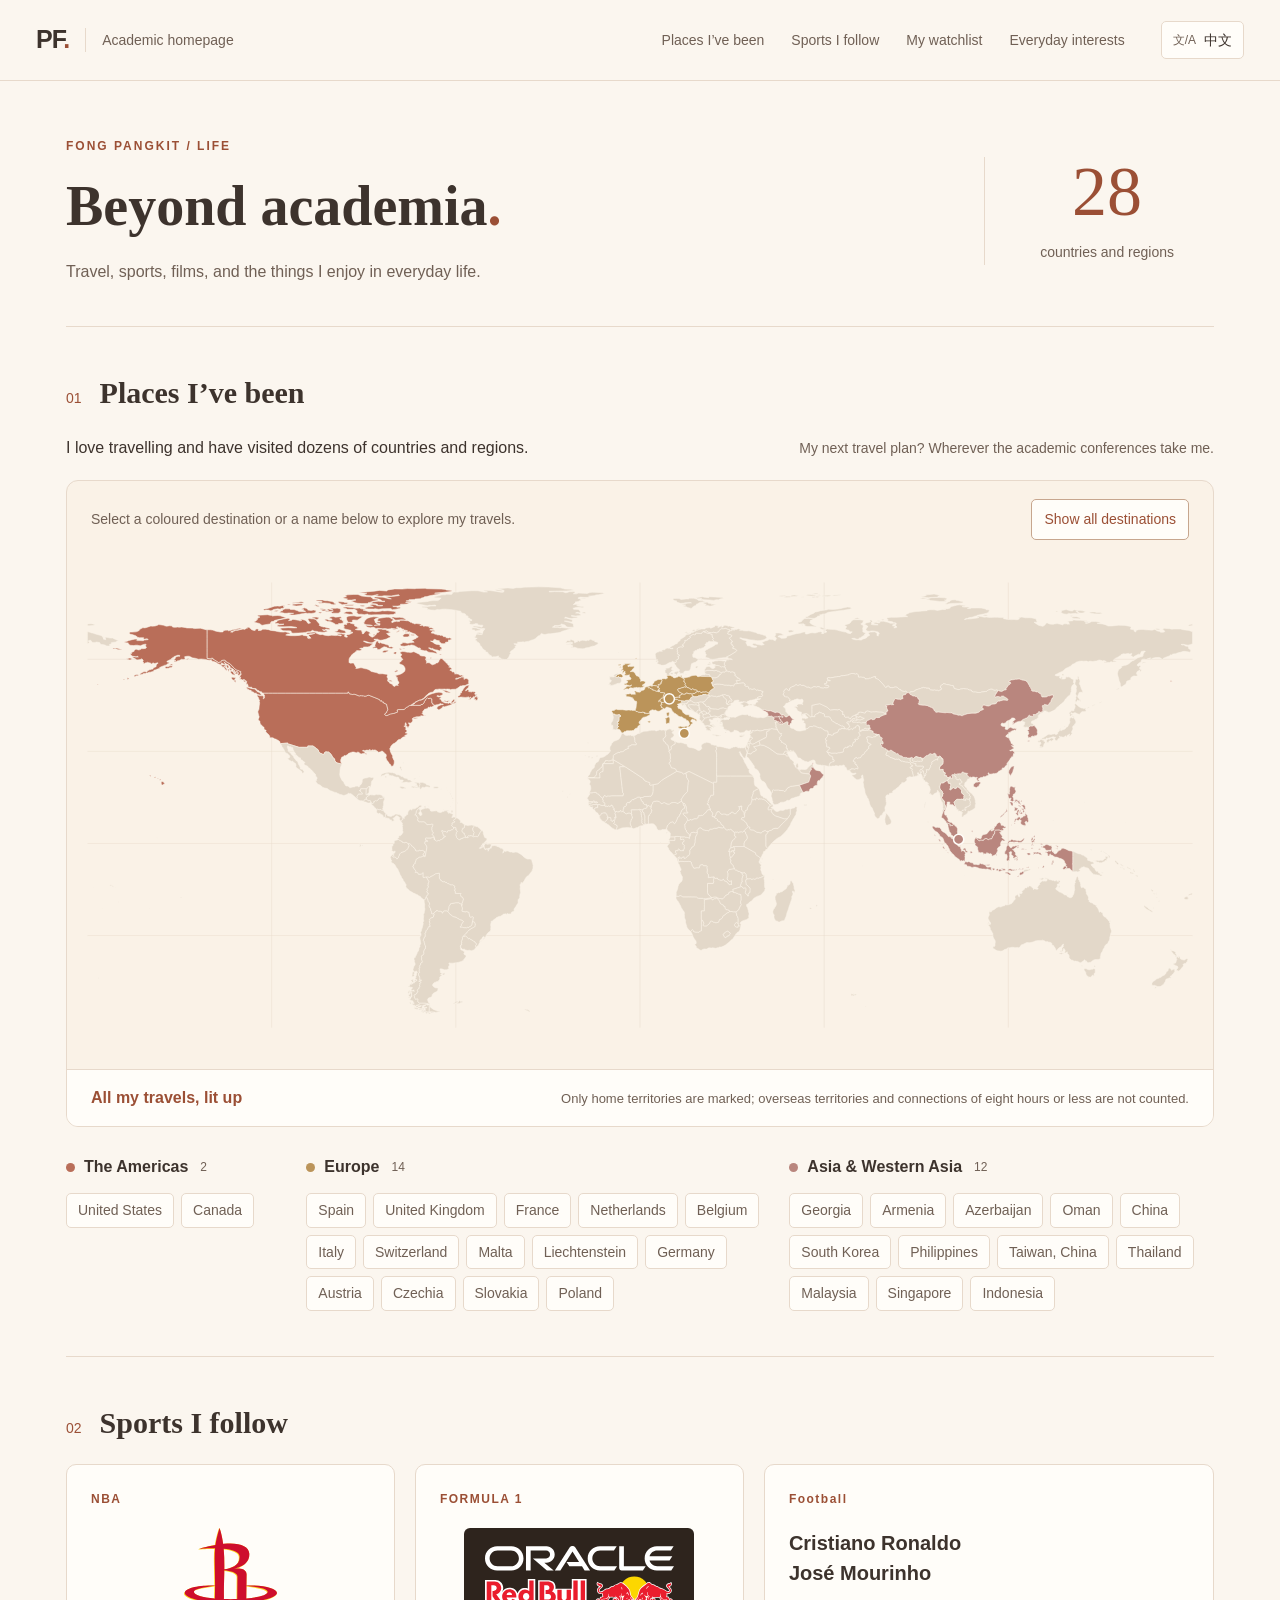
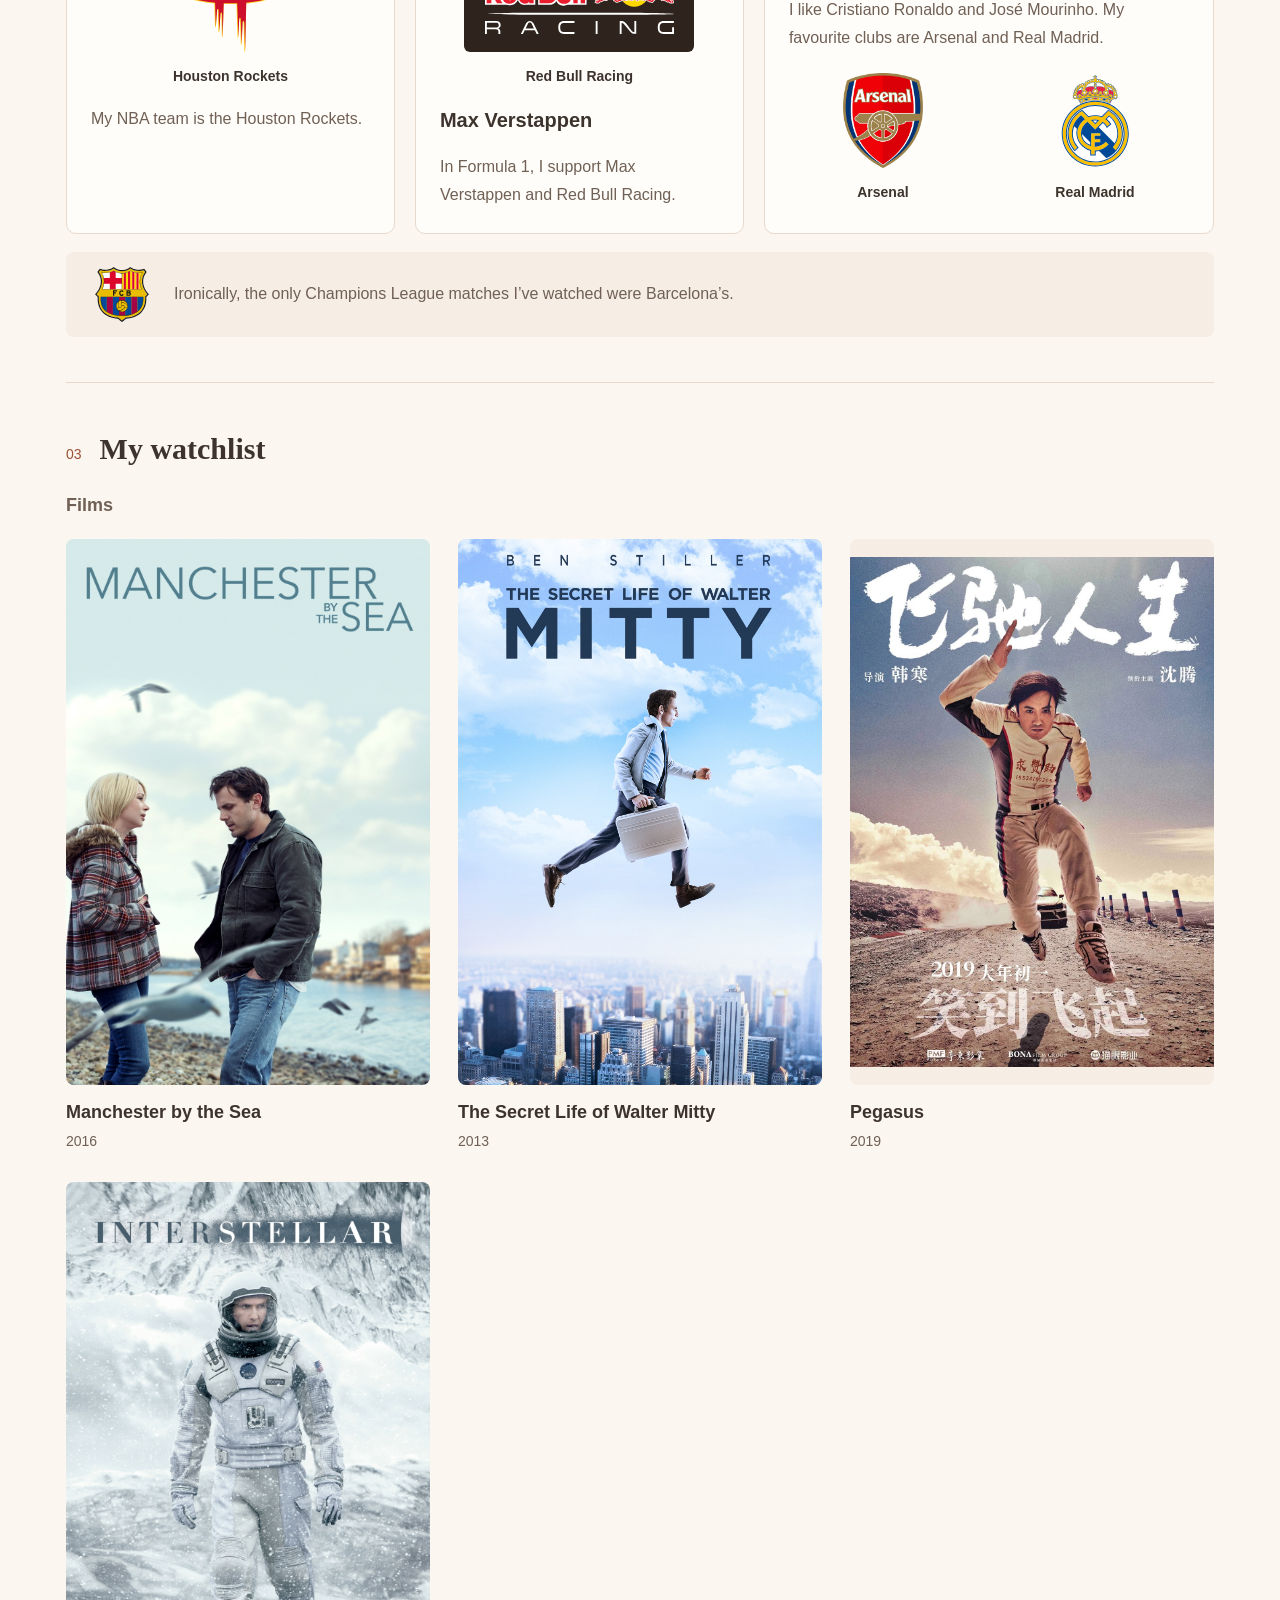
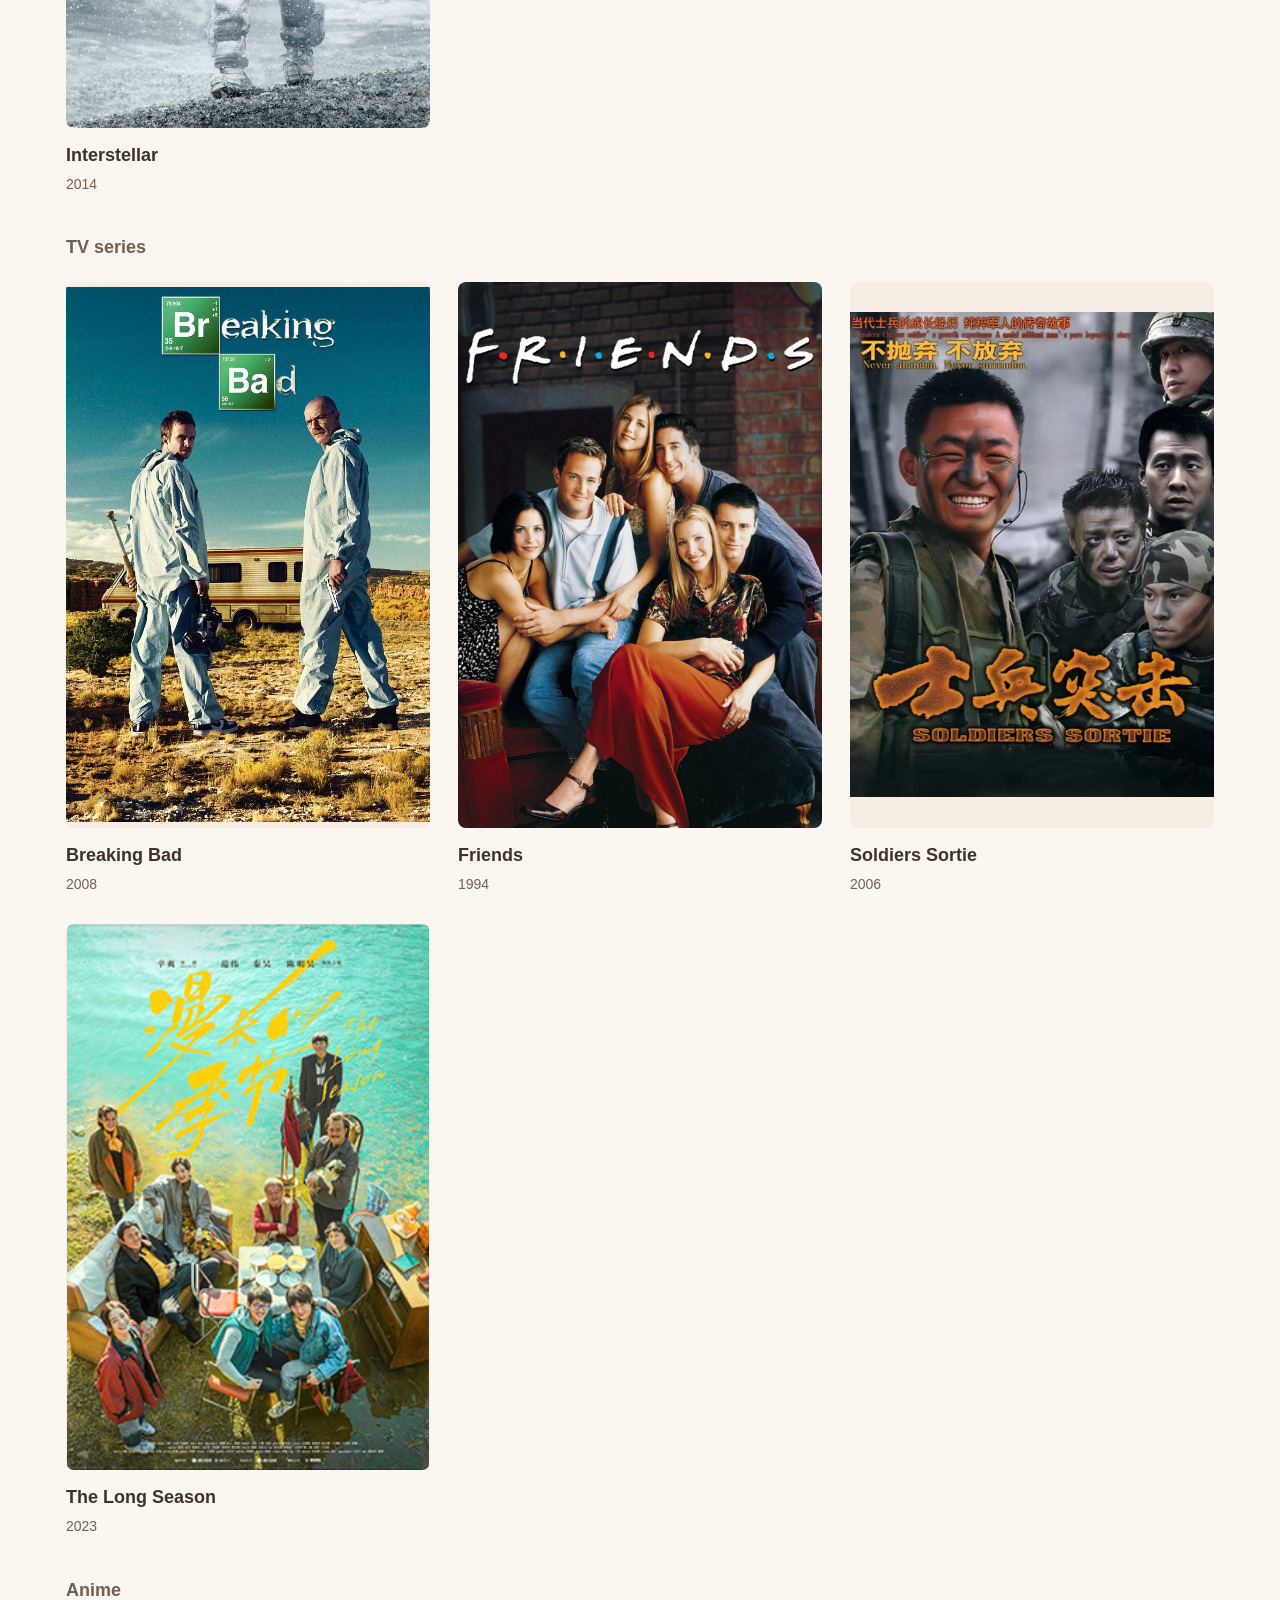
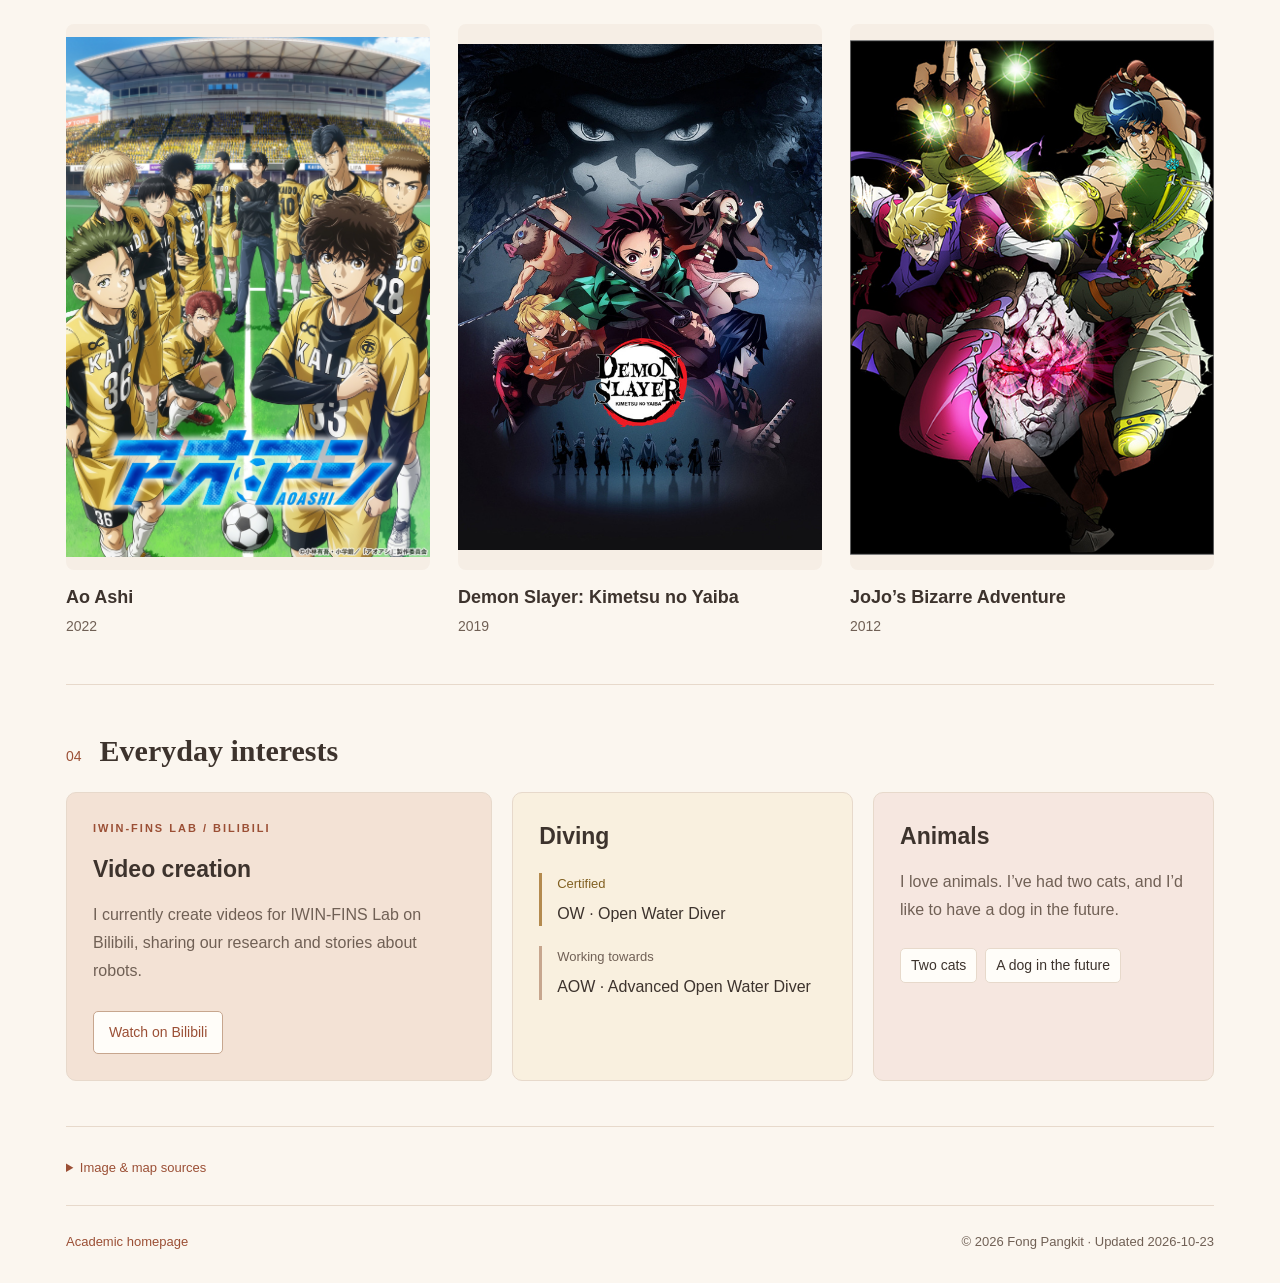
<file: beyond/en/index.html>
<!doctype html><html lang="en"><head><meta charset="utf-8"><meta name="theme-color" content="#fbf6ef"><meta name="viewport" content="width=device-width,initial-scale=1"><title>Fong Pangkit · Beyond academia</title><meta name="description" content="Fong Pangkit’s travels, sports, favourite films and everyday interests."><meta property="og:title" content="Fong Pangkit · Beyond academia"><meta property="og:description" content="Fong Pangkit’s travels, sports, favourite films and everyday interests."><meta property="og:type" content="website"><meta property="og:url" content="https://fpj-gaoge.github.io/beyond/en/"><link rel="canonical" href="https://fpj-gaoge.github.io/beyond/en/"><link rel="alternate" hreflang="zh-CN" href="https://fpj-gaoge.github.io/beyond/"><link rel="alternate" hreflang="en" href="https://fpj-gaoge.github.io/beyond/en/"><link rel="icon" type="image/svg+xml" href="data:image/svg+xml,%3Csvg xmlns='http://www.w3.org/2000/svg' viewBox='0 0 64 64'%3E%3Crect width='64' height='64' rx='12' fill='%239b4f35'/%3E%3Cpath d='M20 47V17h26v6H27v7h16v6H27v11z' fill='white'/%3E%3C/svg%3E"><link rel="stylesheet" href="/style.css?v=oct23-20261023"><link rel="stylesheet" href="/beyond.css?v=oct23-20261023"><script defer src="/beyond.js"></script></head><body class="beyond-page"><a class="skip-link" href="#main">Skip to content</a><header class="site-header"><div class="header-inner"><a class="wordmark" href="/en/"><span class="brand-initials">PF<span class="brand-dot">.</span></span><span class="wordmark-label">Academic homepage</span></a><nav class="top-nav" aria-label="Page navigation"><a href="#travel">Places I’ve been</a><a href="#sports">Sports I follow</a><a href="#watchlist">My watchlist</a><a href="#life">Everyday interests</a></nav><a class="language-toggle" href="/beyond/" aria-label="切换为中文"><span class="language-icon" aria-hidden="true">文/A</span>中文</a></div></header>
  <main id="main" class="beyond-main"><section class="beyond-intro"><div><p class="beyond-eyebrow">FONG PANGKIT / LIFE</p><h1>Beyond academia<span>.</span></h1><p>Travel, sports, films, and the things I enjoy in everyday life.</p></div><div class="travel-stat"><strong>28</strong><span>countries and regions</span></div></section>
  <section id="travel" class="beyond-section"><div class="beyond-heading"><span>01</span><h2>Places I’ve been</h2></div><div class="travel-description"><p>I love travelling and have visited dozens of countries and regions.</p><p class="future-travel">My next travel plan? Wherever the academic conferences take me.</p></div><div class="map-card"><div class="map-toolbar"><p>Select a coloured destination or a name below to explore my travels.</p><button id="map-reset" type="button">Show all destinations</button></div><svg id="travel-map" viewBox="0 0 1120 500" role="group" aria-label="World travel map. Coloured destinations are countries and regions I have visited."><title>World travel map. Coloured destinations are countries and regions I have visited.</title><g class="map-grid" aria-hidden="true"><path d="M20,369H1100"/><path d="M20,279H1100"/><path d="M20,189H1100"/><path d="M20,99H1100"/><path d="M200,24V459"/><path d="M380,24V459"/><path d="M560,24V459"/><path d="M740,24V459"/><path d="M920,24V459"/></g><g><path d="M653.86,346.21L653.22,345.92L651.38,345.99L648.99,345.44L648.09,345.58L647.32,345.20L647.11,344.43L645.60,343.95L644.14,343.72L643.01,342.19L643.10,340.59L641.84,340.44L641.66,339.44L640.03,338.68L638.50,337.61L637.85,336.25L637.82,335.82L637.28,334.95L636.47,334.05L635.67,332.75L635.78,332.38L636.92,332.47L637.59,332.86L639.00,332.79L640.34,333.12L641.06,332.88L642.31,331.54L643.27,330.18L643.80,329.69L645.20,328.99L646.28,328.60L646.50,328.27L646.74,326.96L647.86,326.33L649.19,325.93L651.19,325.93L651.31,326.99L653.71,327.07L654.47,327.54L655.06,327.64L655.82,328.29L656.73,328.35L658.84,329.14L658.63,329.65L658.91,330.75L658.87,333.25L658.98,334.08L658.56,335.29L658.15,336.01L658.55,336.31L658.33,337.17L659.02,338.62L658.98,338.95L658.02,340.55L657.43,341.14L657.43,341.85L657.06,342.41L657.11,343.00L654.29,345.90L653.86,346.21Z" fill-rule="evenodd" class="map-land" aria-hidden="true"/><path d="M651.19,325.93L649.19,325.93L647.86,326.33L646.74,326.96L646.50,328.27L646.28,328.60L645.20,328.99L643.80,329.69L643.27,330.18L642.31,331.54L641.06,332.88L640.34,333.12L639.00,332.79L637.59,332.86L636.92,332.47L635.78,332.38L634.80,331.63L632.82,331.44L630.14,331.92L628.87,330.86L626.92,329.07L626.45,328.79L625.94,326.87L625.94,323.28L625.94,318.00L631.53,318.00L631.97,316.27L631.88,315.35L631.91,313.91L632.14,313.22L631.90,311.62L632.41,312.08L632.96,312.22L633.56,313.32L634.00,313.06L635.55,312.73L636.05,313.87L638.08,314.67L639.79,314.92L640.85,314.70L641.14,313.85L641.59,313.82L641.71,314.35L642.27,314.83L642.60,315.59L643.57,315.85L645.07,316.45L645.65,317.51L646.02,317.58L647.04,319.11L647.61,319.20L648.66,318.75L648.96,319.24L649.39,319.18L649.39,315.47L648.68,315.61L648.28,316.29L647.19,316.05L646.55,315.36L645.45,314.44L645.07,313.45L645.63,311.41L645.92,311.01L645.82,310.19L645.89,308.49L645.62,307.53L645.20,306.67L645.85,306.22L646.75,305.10L646.92,304.39L652.25,303.58L652.49,304.16L653.23,304.84L654.05,304.82L654.60,305.14L655.02,305.73L655.76,305.83L655.83,306.16L657.30,306.47L658.76,307.22L658.99,307.87L659.59,307.88L660.05,308.59L659.93,309.11L660.59,309.70L660.98,310.77L659.78,311.68L660.14,312.47L659.68,313.60L659.90,314.66L659.76,315.34L660.19,316.47L659.06,316.89L658.90,318.67L658.56,319.37L658.02,319.83L658.98,321.07L659.61,321.04L655.19,322.49L654.61,322.73L652.02,323.46L650.70,323.97L651.05,325.05L651.19,325.93Z" fill-rule="evenodd" class="map-land" aria-hidden="true"/><path d="M719.26,229.05L717.74,229.59L716.98,230.12L716.52,231.13L716.65,232.03L714.81,232.99L713.05,233.58L711.58,233.89L710.50,234.45L709.72,234.52L708.05,235.09L707.14,235.63L707.01,235.93L706.01,236.85L704.83,237.01L703.97,236.86L702.90,237.42L702.22,238.02L700.37,238.60L698.61,238.73L696.97,238.98L696.18,239.80L695.49,240.01L695.12,240.55L694.27,240.71L693.85,240.55L693.08,240.99L691.79,241.15L690.43,240.48L689.70,239.20L689.85,238.08L689.70,237.42L689.27,236.97L689.06,235.34L688.57,233.60L687.97,233.30L688.40,232.89L688.15,232.04L688.52,230.90L688.40,229.88L689.50,228.93L689.35,228.17L689.57,226.92L690.25,226.45L691.14,226.90L691.75,227.03L692.47,226.80L695.44,226.72L696.22,227.04L698.93,227.31L700.05,227.19L700.93,228.14L701.43,228.16L702.33,227.66L702.74,226.65L704.52,224.53L707.13,223.25L707.58,223.14L711.07,222.67L715.93,222.01L718.19,227.10L718.40,227.20L719.26,229.05ZM721.29,241.09L722.56,241.01L723.53,241.34L722.39,241.92L720.80,241.97L719.95,241.40L720.29,241.01L720.92,240.88L721.29,241.09Z" fill-rule="evenodd" class="map-land" aria-hidden="true"/><path d="M883.92,214.48L882.23,215.15L882.06,215.83L880.03,216.12L880.26,216.79L879.65,217.42L879.55,218.13L878.50,219.02L877.95,219.18L877.44,220.24L877.37,221.12L876.87,222.10L877.66,223.49L878.72,224.34L879.50,225.16L879.44,225.84L880.21,226.90L881.36,227.83L881.54,228.31L883.17,229.54L883.50,230.03L884.09,230.01L884.80,230.73L884.86,231.03L886.02,232.55L886.46,232.87L886.82,234.00L887.25,234.85L887.26,235.34L887.91,237.43L887.74,237.44L887.82,239.16L888.27,240.13L887.66,241.06L887.60,243.83L887.12,244.22L886.96,244.99L886.46,245.05L884.82,246.20L884.28,246.31L884.00,246.84L883.54,246.90L881.78,247.80L881.26,247.50L880.44,247.70L880.36,248.65L879.79,249.42L879.72,250.08L879.13,250.33L878.61,249.97L878.51,250.81L876.50,251.72L875.97,252.60L875.34,253.11L874.68,253.25L874.46,252.59L874.54,250.18L874.71,249.55L875.28,249.30L875.08,248.80L874.41,248.39L873.99,248.49L873.28,247.77L873.69,247.45L874.55,247.40L875.18,246.80L875.07,246.34L875.94,246.46L876.16,246.18L877.27,246.03L878.30,246.61L878.50,245.96L877.57,245.12L877.55,244.09L878.02,243.73L879.02,243.95L879.24,243.15L880.10,243.06L880.79,242.77L881.48,242.17L882.52,241.91L882.67,241.38L882.43,239.91L882.82,238.69L881.99,236.62L882.09,235.89L882.56,234.88L882.44,234.06L882.96,233.23L881.57,231.76L882.19,230.87L880.79,229.94L880.50,229.42L880.09,229.62L879.64,229.05L879.51,228.14L878.81,227.35L878.02,226.75L877.07,225.79L876.37,224.54L876.00,224.43L875.26,223.65L875.35,222.96L874.15,222.59L871.69,220.98L872.19,220.55L872.10,219.97L872.78,219.94L873.64,220.17L874.23,219.74L874.78,218.95L874.67,218.49L874.10,218.38L873.86,217.88L873.18,217.73L873.75,217.06L872.59,216.26L872.16,216.18L870.91,216.91L869.31,216.33L868.55,215.20L868.85,214.29L868.54,213.80L868.09,214.01L867.75,213.29L866.38,211.86L867.28,210.80L867.55,210.78L869.02,211.64L870.07,210.74L870.41,211.21L870.86,210.65L871.75,211.39L872.16,210.74L872.64,210.57L873.12,210.89L874.39,210.27L874.59,209.59L875.83,208.96L876.64,209.78L877.53,210.23L878.45,210.09L878.75,210.39L879.63,210.27L880.34,210.66L879.75,211.28L879.61,211.81L880.19,213.00L881.02,213.32L882.05,214.17L883.41,214.06L883.92,214.48Z" fill-rule="evenodd" class="map-land" aria-hidden="true"/><path d="M368.45,245.61L368.25,246.34L367.52,246.12L368.45,245.61ZM379.95,253.35L380.51,254.08L379.90,254.84L378.86,255.52L378.46,255.56L377.84,256.50L378.43,257.57L379.02,257.60L378.81,258.16L377.85,258.70L377.38,258.64L376.56,258.92L376.39,259.23L376.61,260.36L375.87,261.28L377.77,263.39L378.19,264.02L377.77,264.68L376.99,265.39L376.16,265.45L375.34,266.14L373.54,266.70L372.77,266.53L371.86,266.95L371.71,267.98L371.09,268.22L370.12,267.23L367.94,267.21L367.23,266.58L366.27,266.58L366.30,267.30L367.34,268.24L367.34,269.39L367.89,270.60L367.85,271.42L368.23,271.64L369.83,271.76L369.82,272.33L367.89,273.29L367.66,274.14L367.09,274.63L366.54,274.64L365.81,275.24L364.69,275.68L363.92,276.39L362.96,276.05L361.82,276.64L361.10,276.74L360.71,276.53L359.37,275.33L359.35,274.93L358.37,271.83L357.21,270.69L356.50,270.32L357.94,269.03L358.07,268.75L357.02,267.41L356.43,265.48L356.56,264.21L356.53,263.19L357.07,262.32L357.11,261.87L357.68,260.92L357.30,260.27L356.42,260.13L355.57,260.41L354.58,260.53L352.73,260.45L352.20,260.70L351.68,260.60L349.71,258.19L348.84,258.08L348.03,257.75L346.96,258.02L345.14,257.90L344.32,258.03L343.75,257.71L343.38,256.89L342.67,256.64L342.56,256.16L342.66,255.10L342.93,254.74L342.75,253.85L342.00,253.12L341.61,251.67L340.82,251.22L339.93,251.32L340.98,249.63L341.39,247.53L341.93,246.49L342.66,245.66L343.25,245.41L344.13,244.00L346.04,243.41L345.53,243.84L344.39,244.12L344.16,244.76L345.22,247.03L345.01,247.67L344.13,248.68L343.66,249.55L344.07,250.34L344.72,250.99L344.94,251.78L346.11,251.62L346.74,250.96L346.84,249.88L346.21,248.57L345.84,248.21L345.37,246.66L345.59,246.11L346.21,246.00L347.54,245.37L349.30,244.88L349.85,244.41L350.34,244.67L350.55,243.98L349.42,244.13L349.14,243.34L349.39,242.70L349.99,242.47L350.51,243.01L350.86,244.31L351.11,244.56L352.30,244.44L353.52,244.70L354.80,245.52L355.30,247.29L356.39,247.58L359.03,247.17L361.26,247.10L362.44,248.23L364.61,248.79L365.45,248.71L367.44,247.63L368.50,247.65L368.38,247.01L369.51,247.07L370.43,246.87L371.89,246.75L373.27,246.90L372.86,247.36L371.92,247.31L371.47,247.75L372.02,248.40L372.45,248.47L373.04,249.65L373.64,249.05L374.70,249.56L375.46,249.46L376.07,250.10L376.96,250.33L377.62,250.92L376.84,251.71L376.09,253.77L377.60,253.22L378.56,253.36L378.98,253.11L379.95,253.35Z" fill-rule="evenodd" class="map-land" aria-hidden="true"/><path d="M597.32,153.30L597.29,153.31L597.29,153.28L597.32,153.28L597.32,153.30Z" fill-rule="evenodd" class="map-land" aria-hidden="true"/><path d="M1060.24,323.48L1060.43,324.47L1061.39,324.41L1061.60,325.46L1061.28,325.74L1060.48,325.90L1059.89,325.22L1059.94,324.63L1059.58,323.55L1060.24,323.48ZM1062.24,327.29L1063.51,328.35L1062.35,328.66L1061.95,327.35L1062.24,327.29ZM1065.34,329.34L1064.54,329.41L1064.60,328.78L1065.34,329.34ZM1064.89,328.01L1064.07,327.95L1064.49,327.24L1064.89,328.01ZM1065.34,331.63L1065.57,332.39L1064.75,332.34L1064.82,331.66L1065.34,331.63ZM1068.00,335.82L1066.96,335.61L1067.05,334.93L1067.43,334.89L1068.00,335.82Z" fill-rule="evenodd" class="map-land" aria-hidden="true"/><path d="M772.84,152.25L773.69,152.51L772.53,152.94L770.54,154.29L771.41,154.76L771.94,154.62L772.35,155.21L773.33,155.54L774.23,155.59L774.26,154.97L775.38,154.76L775.64,155.41L776.49,155.48L777.86,156.35L779.34,156.64L777.07,157.80L776.39,157.68L775.87,158.22L775.08,158.54L773.91,158.14L772.87,158.28L771.96,158.40L771.15,157.64L772.25,156.78L771.32,155.93L770.88,156.32L769.14,157.03L768.24,156.61L767.62,157.30L767.91,158.02L767.68,158.44L765.96,158.45L766.61,159.28L765.92,159.48L765.39,160.39L763.16,160.14L762.28,160.60L762.05,161.27L762.85,161.55L763.03,161.97L764.31,162.11L764.14,162.99L764.43,163.85L765.00,164.29L764.88,164.90L763.44,166.54L763.28,167.48L762.55,167.20L761.96,167.37L761.21,167.00L759.57,166.95L759.58,165.64L759.89,165.20L758.52,164.50L757.57,164.19L756.84,164.28L753.98,162.79L752.93,162.07L752.49,162.14L751.16,161.44L750.52,160.87L747.95,159.42L747.32,158.89L747.13,158.00L746.29,156.95L745.86,155.91L744.49,155.17L743.99,155.41L742.26,155.26L741.36,155.34L740.27,154.80L740.32,153.28L739.89,153.14L740.02,152.43L739.57,152.11L738.35,152.10L737.37,151.43L736.63,151.32L735.77,150.66L734.78,150.94L734.70,151.66L734.09,151.54L733.44,152.43L732.15,152.53L730.89,153.43L731.05,155.21L727.93,155.03L727.93,151.59L727.93,148.15L727.93,144.02L732.43,142.99L735.67,142.33L740.57,144.65L743.02,145.82L743.48,146.49L745.97,148.52L749.62,148.12L753.33,148.35L754.72,147.86L755.81,148.75L756.49,149.07L757.41,150.37L758.30,150.03L758.03,152.99L759.50,153.02L760.01,155.19L760.44,155.57L763.81,155.41L764.34,155.91L764.14,156.57L764.88,157.03L765.80,157.02L765.75,156.37L766.96,155.38L767.19,154.90L768.99,153.98L770.29,153.54L771.25,152.76L771.84,152.84L772.84,152.25Z" fill-rule="evenodd" class="map-land" aria-hidden="true"/><path d="M399.89,380.23L398.64,382.14L397.49,383.01L395.29,383.80L394.29,383.69L393.89,383.42L392.98,383.33L391.65,383.72L389.43,383.03L388.49,382.36L386.51,382.43L386.12,381.92L384.80,380.74L384.69,380.16L384.94,378.78L385.75,377.68L385.40,376.42L385.63,375.97L385.43,374.77L385.87,374.31L385.84,373.48L386.39,372.31L386.57,371.58L386.38,370.77L387.17,369.56L388.36,369.85L388.64,369.43L389.50,369.32L391.47,370.89L392.38,372.21L393.33,371.63L394.24,372.68L396.24,373.46L397.34,374.57L398.71,375.17L399.19,376.21L400.62,377.21L399.41,378.51L399.39,379.87L399.89,380.23Z" fill-rule="evenodd" class="map-land" aria-hidden="true"/><path d="M1034.94,258.56L1034.55,258.60L1034.40,258.17L1034.88,258.15L1034.94,258.56Z" fill-rule="evenodd" class="map-land" aria-hidden="true"/><path d="M1073.31,257.59L1073.68,257.74L1073.61,257.78L1073.29,257.67L1073.31,257.59Z" fill-rule="evenodd" class="map-land" aria-hidden="true"/><path d="M997.26,233.60L997.05,233.62L997.14,233.35L997.35,233.48L997.26,233.60Z" fill-rule="evenodd" class="map-land" aria-hidden="true"/><path d="M365.70,225.62L365.94,225.88L365.33,225.89L365.35,225.68L365.70,225.62Z" fill-rule="evenodd" class="map-land" aria-hidden="true"/><path d="M994.23,239.22L993.95,238.71L994.37,238.42L994.23,239.22Z" fill-rule="evenodd" class="map-land" aria-hidden="true"/><path d="M47.82,322.05L47.54,321.94L47.93,321.77L47.82,322.05Z" fill-rule="evenodd" class="map-land" aria-hidden="true"/><path d="M361.61,223.67L363.11,223.86L363.14,224.27L362.09,225.08L360.77,225.15L358.41,225.02L358.48,224.33L358.21,223.91L358.52,223.50L361.43,223.57L361.61,223.67Z" fill-rule="evenodd" class="map-land" aria-hidden="true"/><path d="M45.61,88.08L46.90,88.24L48.71,87.90L49.95,88.52L51.72,88.95L53.85,89.07L53.44,89.49L50.67,89.72L49.43,89.41L48.42,88.86L46.82,88.66L45.80,88.98L44.63,88.73L45.61,88.08ZM61.59,97.85L62.81,98.06L63.22,99.26L61.44,99.68L58.58,98.97L57.69,98.38L59.49,98.35L60.57,97.85L61.59,97.85ZM101.31,105.53L102.47,105.45L103.35,106.27L101.96,106.96L100.18,107.32L98.62,108.03L97.80,107.60L96.98,108.24L95.88,106.99L96.39,106.32L97.16,106.09L98.54,106.21L100.40,105.54L101.31,105.53ZM169.92,111.34L169.56,112.04L169.89,113.11L169.36,113.92L168.27,114.69L167.45,114.58L166.86,113.53L167.43,112.93L167.24,111.79L166.14,110.96L164.65,111.37L164.39,112.06L163.33,111.84L164.47,110.52L163.45,109.74L162.54,108.70L161.59,108.31L161.56,107.88L159.60,107.48L159.34,105.91L157.91,104.78L157.81,104.37L155.67,103.64L153.49,101.39L154.85,104.08L154.09,104.23L152.41,103.27L151.86,102.63L150.30,102.64L151.69,103.48L151.61,103.95L150.25,104.26L147.37,103.26L145.92,102.18L144.94,101.74L141.98,100.87L140.60,100.36L141.48,99.82L141.25,99.46L139.35,99.82L137.47,99.75L134.99,99.09L131.16,98.71L128.58,98.96L125.30,97.99L122.30,97.57L121.55,97.02L119.38,95.99L117.22,96.06L114.97,96.44L115.41,98.50L114.71,99.03L113.47,99.15L111.70,99.00L110.65,99.75L109.41,100.30L108.26,100.31L107.12,101.27L104.79,101.43L104.45,100.78L106.43,100.09L104.71,99.90L104.80,99.04L105.65,98.39L106.06,97.60L106.03,96.77L108.68,95.93L110.01,96.19L110.16,95.12L108.16,95.10L104.80,96.27L104.75,96.74L103.19,97.42L103.22,97.77L102.04,98.28L101.72,99.24L100.68,99.37L97.74,100.91L97.61,101.64L99.03,101.88L100.00,102.43L99.15,103.04L97.94,103.52L97.26,104.52L94.98,104.95L94.06,105.58L93.23,105.80L90.56,107.02L90.57,107.68L88.58,108.52L87.83,108.57L87.26,109.10L84.76,109.69L85.17,110.41L83.63,111.04L81.43,111.57L80.11,111.62L78.61,112.33L77.31,112.46L76.70,112.78L74.78,112.83L73.78,113.58L71.40,114.14L71.11,113.45L73.53,111.84L74.91,111.28L76.35,110.94L77.45,111.68L78.38,110.98L79.09,110.06L80.64,109.32L82.15,108.93L83.03,108.42L83.97,108.62L84.02,107.88L85.04,107.11L87.18,106.20L86.95,105.77L87.17,104.85L87.67,104.48L87.43,103.74L89.08,102.79L88.57,102.37L85.93,103.08L85.09,103.07L84.49,102.45L83.42,102.84L83.68,103.44L82.75,103.59L80.99,102.27L80.24,102.54L78.91,101.85L77.55,102.38L76.35,102.60L75.92,102.99L74.73,103.16L74.62,101.67L73.93,101.15L74.51,100.23L73.27,98.47L72.29,99.03L70.34,99.46L68.28,99.58L66.01,98.09L63.94,97.38L65.58,96.32L67.20,96.83L69.74,96.73L68.75,96.09L68.02,96.41L66.68,96.39L64.47,96.10L63.30,95.69L62.61,94.53L61.70,94.06L61.76,93.59L63.16,93.39L62.88,92.70L64.42,91.58L65.62,91.13L65.46,90.60L66.77,89.35L67.68,89.21L69.92,89.86L70.81,89.76L72.14,89.20L73.15,88.41L74.08,88.64L76.70,88.33L77.66,87.54L77.04,86.25L75.84,85.68L77.20,85.26L77.34,84.61L76.44,84.23L74.72,84.55L71.58,85.88L68.86,85.24L67.09,85.25L65.30,85.62L61.57,85.25L60.56,84.82L60.75,84.22L59.52,83.71L60.00,82.99L57.79,82.73L55.73,82.03L58.78,81.37L59.76,80.84L62.67,80.04L65.98,79.33L67.83,79.17L68.67,79.41L67.90,80.35L68.91,80.75L71.34,80.70L74.55,80.84L75.33,80.25L79.30,79.74L79.21,79.28L77.41,78.99L75.81,79.34L74.43,78.90L75.13,78.06L74.10,77.85L70.99,77.92L68.84,77.41L67.62,76.18L63.84,74.86L62.12,74.53L60.86,73.72L61.37,72.34L63.47,72.40L67.09,72.19L68.40,71.89L70.52,70.84L71.14,69.73L74.36,68.00L75.08,68.30L77.01,68.09L82.06,66.36L83.01,66.60L86.00,66.46L88.41,65.72L89.65,65.04L94.50,65.70L95.64,66.32L97.41,66.60L100.30,66.20L103.30,66.57L102.59,67.04L104.17,67.64L106.33,67.74L108.01,67.47L109.54,67.67L112.19,67.50L116.39,68.09L116.88,68.35L122.53,68.52L124.41,68.97L130.35,68.65L135.78,70.04L136.99,70.05L136.99,74.43L136.99,78.81L136.99,84.07L136.99,88.46L136.99,91.96L136.99,98.10L140.08,98.45L140.97,98.02L142.76,97.97L142.44,98.75L143.88,99.30L144.10,99.67L147.22,101.32L147.68,102.29L149.56,101.55L150.26,101.54L151.03,100.19L153.57,99.62L154.85,100.26L155.17,101.14L156.68,101.74L157.34,102.45L158.54,102.88L159.80,103.77L160.17,104.33L163.30,107.40L164.40,108.62L165.27,109.20L166.75,109.79L167.77,109.98L168.76,110.63L169.93,110.96L169.92,111.34ZM69.57,114.06L69.93,114.79L69.25,115.12L67.78,115.14L66.61,115.72L65.53,115.74L65.34,115.18L66.41,114.36L68.40,113.88L69.57,114.06ZM163.66,110.67L163.60,111.17L162.02,110.77L162.86,109.50L163.80,110.27L163.66,110.67ZM167.06,112.53L166.75,113.20L164.57,113.33L164.46,112.75L165.06,112.24L165.13,111.50L166.19,111.13L167.10,111.99L167.06,112.53ZM159.90,107.99L161.14,108.36L161.12,108.97L160.36,109.61L159.19,109.61L158.96,108.61L158.40,107.79L159.90,107.99ZM116.79,99.56L116.56,99.29L118.64,97.91L119.04,98.24L117.50,99.33L116.79,99.56ZM155.09,106.95L156.14,108.85L156.11,110.09L155.06,109.44L154.95,109.02L154.01,108.53L154.40,107.92L153.49,107.27L152.64,107.05L153.96,106.40L155.09,106.95ZM155.96,104.51L157.28,104.57L157.20,105.35L158.19,106.26L158.22,106.99L156.69,107.83L156.23,107.72L156.54,106.55L156.02,106.09L155.74,105.01L155.96,104.51ZM152.81,104.27L153.24,104.56L154.99,104.85L155.06,105.83L154.75,106.47L153.51,106.01L153.15,106.56L152.27,106.66L151.77,105.98L150.29,105.08L150.46,104.71L152.81,104.27ZM159.30,109.98L160.39,110.04L160.71,110.73L161.73,111.01L162.71,111.94L162.75,112.55L164.07,113.37L164.06,114.59L161.65,113.85L160.69,112.92L159.66,111.61L160.28,111.24L159.41,110.56L159.30,109.98ZM158.03,108.47L158.43,109.25L158.15,110.62L157.43,110.77L157.41,109.76L156.88,108.48L158.03,108.47ZM102.75,103.92L103.67,104.52L101.05,105.01L99.86,104.74L101.98,103.65L102.75,103.92ZM56.11,118.96L54.69,119.23L55.14,118.50L56.04,118.33L56.11,118.96ZM60.15,117.30L60.67,118.04L59.69,118.57L58.59,118.42L59.07,117.11L60.15,117.30ZM30.22,123.40L30.69,123.74L29.69,124.11L29.38,123.63L30.22,123.40ZM1078.44,119.96L1079.31,120.01L1080.31,120.44L1078.81,120.74L1078.17,120.34L1078.44,119.96ZM93.26,221.96L92.36,221.79L92.33,220.85L91.85,219.75L92.54,218.96L92.51,218.17L94.40,219.02L94.80,219.76L95.59,220.43L94.84,221.04L94.07,221.22L93.26,221.96ZM88.36,215.35L89.77,215.51L89.42,215.83L88.13,215.66L88.36,215.35ZM90.54,216.20L91.17,216.15L92.03,216.73L91.68,217.07L90.69,217.15L90.54,216.20ZM86.60,214.63L86.29,214.98L85.67,215.04L85.18,214.24L86.11,213.90L86.60,214.63ZM81.88,213.20L81.17,213.27L80.63,212.87L81.26,212.33L81.94,212.34L81.88,213.20ZM335.87,143.99L340.45,143.98L345.45,143.98L346.02,143.13L347.31,143.21L347.89,142.35L349.11,141.28L349.26,140.25L349.80,139.68L349.98,138.87L352.27,136.61L352.85,137.18L353.51,137.39L355.07,136.94L356.58,137.75L356.65,141.89L357.70,142.19L357.58,143.17L358.63,143.49L358.68,144.34L357.91,144.91L356.28,145.64L355.17,145.48L354.16,146.07L353.12,145.70L352.79,146.71L352.32,147.04L350.63,147.58L349.46,147.70L349.39,148.12L348.44,148.95L347.80,149.79L347.51,150.52L347.79,150.99L346.86,152.01L347.79,152.31L348.46,153.59L349.11,153.81L350.00,153.52L350.15,153.97L348.79,154.12L348.03,154.40L345.72,154.10L345.43,154.86L343.20,155.13L341.46,155.20L339.25,155.93L338.15,156.48L337.32,157.18L337.28,157.63L338.13,158.01L337.47,159.82L336.71,160.84L335.31,161.56L333.94,160.98L333.82,161.72L334.44,162.54L334.89,163.49L333.94,164.80L333.21,166.11L332.34,166.14L333.02,165.14L331.36,163.92L331.21,163.20L331.83,163.14L331.50,162.44L331.17,161.03L330.78,161.09L330.44,162.30L330.50,163.40L331.00,164.58L329.33,164.12L329.28,164.41L330.35,164.72L331.21,165.32L331.08,166.29L331.21,166.93L330.80,167.36L331.15,167.84L332.00,168.26L332.33,169.03L332.02,169.58L332.40,170.20L331.56,170.16L330.56,170.92L332.68,171.30L332.68,172.06L331.48,172.94L330.46,173.19L329.77,174.18L330.63,174.03L330.45,174.67L329.80,174.88L328.60,174.88L326.75,176.15L325.96,177.26L324.27,177.38L323.24,178.02L322.59,178.78L322.17,179.59L321.24,180.00L321.16,180.27L319.93,181.14L319.31,181.27L317.45,182.66L317.23,183.17L316.41,183.89L316.47,184.41L316.13,185.21L315.64,185.74L315.44,186.38L316.25,189.62L317.30,191.85L318.43,193.54L318.05,194.46L319.32,197.38L319.62,197.75L319.88,199.29L319.62,201.50L319.10,202.14L318.90,203.01L317.79,203.53L316.67,203.59L316.71,203.04L315.91,201.51L314.85,201.05L314.40,199.69L313.88,199.34L313.46,198.48L312.68,197.82L312.09,196.43L312.02,195.84L311.47,195.46L312.02,193.54L312.05,192.34L311.69,191.85L310.13,190.64L308.92,189.22L307.87,188.69L307.07,188.81L306.85,189.28L305.60,189.68L304.04,189.96L303.94,189.37L302.73,188.50L301.47,188.00L301.23,187.52L299.96,187.79L299.04,187.71L298.49,187.38L298.16,187.98L297.13,188.21L296.63,188.12L295.90,186.96L295.59,187.90L293.92,187.93L293.28,187.75L292.04,187.96L291.23,188.50L289.32,187.86L288.76,188.58L289.47,188.91L290.02,188.82L291.23,189.25L291.41,189.68L290.84,190.14L291.46,190.74L292.95,191.39L292.53,191.95L291.94,191.79L290.37,190.63L289.84,190.71L289.70,191.45L288.86,191.11L288.24,191.19L287.75,191.61L286.13,191.13L286.01,190.46L285.46,190.33L284.98,189.76L284.32,189.49L283.22,190.33L281.99,190.21L280.47,189.66L278.92,189.69L277.70,189.99L275.34,190.89L274.58,191.50L274.18,192.11L272.44,193.08L271.94,193.24L271.17,193.03L270.65,193.22L270.31,193.90L269.58,194.34L268.53,194.57L268.49,195.36L267.71,195.49L268.13,195.99L267.86,196.74L267.43,197.06L267.57,197.65L267.34,198.10L267.79,199.81L268.56,201.12L267.93,201.39L266.60,200.87L265.75,200.81L264.21,200.29L262.68,199.66L262.31,198.71L261.67,197.89L261.48,196.35L260.74,195.81L260.00,194.86L259.11,194.02L259.00,193.49L258.02,191.79L255.68,189.67L254.03,189.61L253.19,189.39L252.16,189.74L251.80,190.07L251.32,191.35L250.73,191.87L250.23,192.00L248.44,191.13L248.03,191.03L246.80,190.28L245.96,189.03L245.96,188.60L245.06,187.06L244.17,186.58L242.56,185.28L241.23,184.37L240.64,183.69L235.36,183.66L235.36,185.01L232.18,185.02L226.87,185.03L221.18,183.25L215.49,181.48L215.83,180.85L211.19,181.21L208.62,181.40L208.27,181.01L208.04,179.70L207.60,179.11L205.76,177.83L204.77,177.77L204.48,176.95L203.50,176.93L202.57,176.66L202.20,176.23L201.18,175.75L198.56,175.59L198.07,175.26L198.10,173.77L197.43,173.37L197.42,172.90L195.97,171.62L194.37,170.01L194.24,169.28L194.63,168.80L194.36,168.18L193.51,168.03L192.82,167.38L192.50,166.37L192.60,165.49L191.10,164.71L191.04,164.17L188.90,162.28L188.54,160.89L188.65,160.14L188.35,159.42L187.03,158.24L186.88,157.53L187.60,156.09L187.79,154.85L187.27,153.64L187.36,153.05L186.93,152.63L186.78,151.25L186.38,150.56L186.96,148.98L187.55,147.92L187.82,144.67L188.21,142.27L188.16,140.58L187.78,140.16L188.33,139.02L187.78,138.77L186.87,136.02L186.14,135.29L185.90,134.55L186.10,133.87L188.07,134.49L191.42,134.73L192.03,135.36L192.34,136.79L191.56,137.01L191.89,137.67L192.94,136.89L192.82,135.54L193.27,134.97L191.63,132.02L197.06,132.02L200.89,132.02L206.01,132.02L213.69,132.02L218.80,132.02L223.92,132.02L231.59,132.02L236.71,132.02L243.11,132.02L249.50,132.02L255.90,132.02L262.29,132.02L269.97,132.02L274.51,132.02L274.53,130.89L275.44,131.09L275.59,131.99L276.14,132.77L277.83,133.02L278.88,133.42L280.23,133.11L281.01,133.16L283.48,133.98L285.45,134.83L287.48,134.40L287.77,134.69L289.72,134.65L290.02,134.95L291.63,135.01L292.44,134.86L294.16,134.21L294.87,134.09L300.71,136.38L305.37,138.30L305.66,139.09L306.31,139.63L307.42,139.35L308.07,140.75L309.15,140.65L309.59,141.02L309.22,141.55L312.35,142.96L313.59,148.29L312.78,149.78L312.36,151.13L310.78,152.10L310.57,153.07L310.91,153.50L311.93,153.97L312.68,153.98L316.17,152.37L319.26,151.90L322.89,150.59L323.25,150.27L322.80,149.68L322.48,148.60L323.84,148.13L329.54,148.11L330.61,146.83L331.55,146.09L332.37,145.75L334.46,144.30L335.87,143.99ZM342.47,156.04L342.98,156.32L340.42,157.04L338.70,157.22L338.36,156.63L339.28,156.24L342.47,156.04Z" fill-rule="evenodd" class="map-land visited americas" data-destination="USA" data-name="United States" tabindex="0" role="button" aria-pressed="false" aria-label="Visited: United States"><title>United States</title></path><path d="M448.69,441.20L449.89,441.32L451.02,441.75L452.60,443.29L451.74,443.60L450.48,442.53L449.80,442.40L446.93,441.23L447.85,440.95L448.69,441.20Z" fill-rule="evenodd" class="map-land" aria-hidden="true"/><path d="M777.48,301.13L777.40,301.10L777.42,300.93L777.34,300.66L777.48,300.79L777.48,301.13Z" fill-rule="evenodd" class="map-land" aria-hidden="true"/><path d="M542.92,326.99L542.67,326.87L542.88,326.72L542.92,326.99Z" fill-rule="evenodd" class="map-land" aria-hidden="true"/><path d="M175.13,352.19L175.04,352.20L174.95,352.02L175.09,352.00L175.13,352.19Z" fill-rule="evenodd" class="map-land" aria-hidden="true"/><path d="M371.00,224.33L370.54,224.40L370.92,224.19L371.00,224.33Z" fill-rule="evenodd" class="map-land" aria-hidden="true"/><path d="M383.45,432.81L384.48,432.92L384.58,433.53L386.07,433.15L386.57,433.55L386.49,434.13L383.95,434.81L384.04,435.30L382.80,435.52L381.05,435.40L381.29,434.78L382.82,434.06L382.71,433.47L383.45,432.81ZM379.14,433.39L380.63,433.34L381.84,433.08L382.20,433.28L380.24,434.91L379.26,434.96L378.94,435.42L377.94,435.57L377.12,435.17L378.23,434.85L379.28,434.32L379.14,433.39Z" fill-rule="evenodd" class="map-land" aria-hidden="true"/><path d="M315.89,220.95L316.15,220.91L316.61,220.96L316.09,221.18L315.89,220.95Z" fill-rule="evenodd" class="map-land" aria-hidden="true"/><path d="M365.81,182.12L365.54,182.22L365.92,181.84L365.81,182.12Z" fill-rule="evenodd" class="map-land" aria-hidden="true"/><path d="M366.81,223.61L366.72,223.46L367.03,223.45L366.81,223.61Z" fill-rule="evenodd" class="map-land" aria-hidden="true"/><path d="M345.02,213.70L344.51,213.63L344.58,213.44L344.99,213.50L345.02,213.70Z" fill-rule="evenodd" class="map-land" aria-hidden="true"/><path d="M373.55,228.78L373.54,228.96L373.34,228.90L373.33,228.75L373.55,228.78Z" fill-rule="evenodd" class="map-land" aria-hidden="true"/><path d="M553.94,131.31L553.29,131.47L553.34,131.20L553.94,131.31Z" fill-rule="evenodd" class="map-land" aria-hidden="true"/><path d="M552.46,130.52L552.36,130.71L552.06,130.60L552.46,130.52Z" fill-rule="evenodd" class="map-land" aria-hidden="true"/><path d="M546.76,116.44L545.76,116.64L546.47,115.87L546.76,116.44Z" fill-rule="evenodd" class="map-land" aria-hidden="true"/><path d="M552.00,124.13L550.12,124.83L549.31,124.76L548.17,124.21L547.65,124.30L546.84,123.78L545.29,124.12L544.63,123.88L544.74,123.01L546.85,122.41L548.06,121.37L547.70,120.25L546.09,120.33L547.67,119.34L550.02,118.96L550.81,118.72L551.22,117.80L550.50,116.62L549.29,115.60L549.70,114.11L548.13,114.66L547.09,114.49L546.45,114.72L544.59,114.43L545.84,112.74L545.32,111.90L545.47,110.85L544.26,111.21L543.33,112.83L542.70,112.91L543.17,110.83L543.82,109.46L542.19,109.18L541.90,108.71L542.81,108.44L543.31,107.30L542.55,106.69L543.17,105.36L543.99,104.28L544.98,104.21L544.80,103.44L545.85,103.47L550.84,103.10L550.36,104.04L548.03,105.12L548.40,106.20L549.79,105.88L550.75,105.98L553.78,105.89L554.67,106.52L553.94,107.22L553.22,108.41L552.22,109.32L552.04,110.05L550.47,110.76L550.85,111.14L552.20,110.92L553.56,111.29L555.03,112.29L556.12,114.68L556.54,115.04L557.99,115.49L559.75,116.65L559.38,116.93L561.07,119.52L560.14,120.28L560.84,120.57L561.68,120.10L563.17,120.12L564.97,120.74L565.24,121.59L564.68,122.74L563.82,123.46L562.87,123.58L562.67,124.29L562.06,124.84L564.24,124.91L564.19,125.45L563.13,125.86L562.88,126.22L560.62,126.71L559.39,126.56L557.64,126.70L556.14,126.43L555.45,126.76L553.91,126.82L553.89,127.19L552.36,127.15L551.00,126.85L549.79,127.10L549.25,128.03L548.62,128.31L547.48,127.83L545.82,128.13L544.32,128.94L543.97,128.26L546.25,126.67L546.43,126.07L547.44,125.43L548.47,125.31L550.59,125.38L552.00,124.13ZM556.08,97.39L556.80,97.86L556.46,98.66L555.52,98.12L556.08,97.39ZM542.67,109.97L541.47,110.13L541.69,109.06L542.72,109.53L542.67,109.97ZM541.40,103.91L540.72,104.94L539.41,105.20L538.74,104.45L541.29,103.49L541.40,103.91ZM541.57,106.49L541.59,107.06L539.72,106.67L541.26,106.05L541.57,106.49ZM541.35,116.73L540.05,116.82L539.19,115.88L537.93,116.64L536.44,116.35L535.65,115.76L536.34,115.00L537.35,114.70L538.34,113.72L540.57,113.28L541.61,113.35L543.59,115.50L543.18,116.18L542.52,116.29L541.94,116.85L541.35,116.73Z" fill-rule="evenodd" class="map-land visited europe" data-destination="GBR" data-name="United Kingdom" tabindex="0" role="button" aria-pressed="false" aria-label="Visited: United Kingdom"><title>United Kingdom</title></path><path d="M728.89,202.05L729.09,202.29L729.16,204.06L728.19,204.78L727.75,204.08L727.39,204.40L727.28,206.27L727.96,206.81L726.64,207.03L726.53,207.83L725.60,209.90L725.56,210.89L725.31,211.14L721.50,210.67L717.67,210.20L714.78,206.76L714.71,206.14L715.30,206.24L715.72,207.04L716.75,207.01L717.94,206.54L719.99,206.70L721.68,206.77L723.19,206.17L724.24,204.57L725.29,203.88L726.57,202.51L727.82,201.62L728.24,200.81L728.50,200.86L728.43,201.93L728.89,202.05Z" fill-rule="evenodd" class="map-land" aria-hidden="true"/><path d="M674.64,137.73L672.63,137.78L672.02,138.25L668.84,139.02L667.48,139.13L666.20,139.86L665.69,139.68L664.55,140.43L664.57,141.04L665.01,141.80L664.40,141.63L664.06,141.07L662.08,140.68L660.98,140.34L660.78,140.71L659.61,140.47L657.43,140.75L656.11,140.22L656.03,139.71L657.08,139.58L655.92,138.87L652.39,139.34L651.53,140.68L650.66,141.40L648.80,141.95L649.12,143.22L648.70,142.89L647.67,142.79L646.28,143.30L645.35,143.12L644.64,142.65L645.41,142.48L645.47,142.00L646.84,140.85L646.78,139.73L647.44,139.42L649.51,139.95L649.77,139.38L649.63,138.51L648.72,138.11L648.65,137.26L647.48,136.63L647.58,135.35L646.92,135.20L646.32,134.64L644.98,134.52L643.46,133.75L642.65,133.57L641.69,133.89L640.54,133.84L639.86,134.22L638.92,134.39L638.49,135.02L636.39,135.27L634.68,135.85L633.74,135.21L632.53,135.28L629.61,134.75L628.63,135.16L626.40,133.78L627.62,131.78L628.12,131.49L627.95,130.38L629.11,129.30L631.14,127.87L631.92,127.77L632.32,126.47L630.99,125.07L630.82,124.45L631.85,124.24L633.09,123.40L635.80,123.19L637.78,123.26L639.36,123.56L641.43,123.74L641.81,124.16L644.55,124.18L645.80,124.37L647.41,124.15L648.04,124.85L650.48,124.57L651.00,125.02L651.90,124.93L651.60,124.21L652.00,123.56L652.94,122.86L655.29,122.70L656.85,122.66L657.52,122.07L658.70,122.23L659.45,121.98L661.21,121.97L661.77,122.25L662.34,123.06L663.19,123.66L662.36,123.96L662.84,125.06L664.14,125.48L665.19,125.39L665.94,125.87L666.32,126.82L666.23,127.38L667.02,127.96L667.67,127.69L669.86,128.37L670.28,128.12L672.27,127.77L673.11,128.67L674.14,129.24L674.78,128.84L676.76,129.53L677.52,129.43L679.34,130.28L680.09,130.21L680.38,130.89L680.21,131.40L679.06,131.98L679.38,132.58L678.93,133.23L679.51,133.37L679.88,134.29L679.21,135.47L676.70,135.43L676.16,135.86L674.86,136.32L674.64,137.73Z" fill-rule="evenodd" class="map-land" aria-hidden="true"/><path d="M661.71,282.01L656.05,282.01L652.53,282.01L651.53,282.20L651.08,282.22L650.30,283.11L649.64,283.36L649.48,283.01L648.73,283.16L648.69,281.93L649.15,278.70L649.80,277.50L649.83,276.54L650.55,276.08L650.96,275.44L651.43,275.28L652.83,273.95L653.76,272.87L653.53,272.19L652.89,271.79L652.19,271.63L652.54,270.46L652.26,269.87L652.72,268.77L652.52,268.53L652.79,268.10L653.46,267.64L654.44,267.96L655.39,267.59L655.83,268.18L656.30,268.41L657.01,267.88L658.51,267.60L658.99,267.36L659.46,267.68L660.47,267.73L661.93,266.34L662.50,267.56L663.18,267.93L663.34,269.51L663.77,270.23L664.23,270.55L664.65,271.75L664.89,272.81L664.90,274.07L664.35,274.86L664.36,275.31L663.45,275.87L663.23,276.40L662.48,277.18L661.83,278.48L661.71,282.01Z" fill-rule="evenodd" class="map-land" aria-hidden="true"/><path d="M727.93,155.03L731.05,155.21L730.89,153.43L732.15,152.53L733.44,152.43L734.09,151.54L734.70,151.66L734.78,150.94L735.77,150.66L736.63,151.32L737.37,151.43L738.35,152.10L739.57,152.11L740.02,152.43L739.89,153.14L740.32,153.28L740.27,154.80L741.36,155.34L742.26,155.26L743.99,155.41L744.49,155.17L745.86,155.91L746.29,156.95L747.13,158.00L747.32,158.89L747.95,159.42L750.52,160.87L751.16,161.44L752.49,162.14L752.93,162.07L753.98,162.79L756.84,164.28L757.57,164.19L758.52,164.50L759.89,165.20L759.58,165.64L759.57,166.95L758.33,166.76L757.30,166.29L756.66,167.25L755.27,167.29L754.45,167.60L753.53,169.98L753.07,170.32L751.59,170.96L749.33,171.54L749.51,171.97L749.17,172.66L747.83,173.30L746.76,173.25L745.95,172.67L744.63,172.63L743.79,172.14L743.76,171.40L743.36,169.07L741.02,169.09L740.19,168.11L738.69,167.46L737.72,166.44L736.45,165.95L735.31,166.08L733.13,165.28L732.27,165.16L731.58,164.35L729.32,164.25L728.69,164.78L726.74,164.70L725.23,165.29L724.55,165.83L724.24,166.49L722.57,167.00L721.74,166.97L721.47,165.22L721.61,162.15L720.85,161.35L719.37,160.70L719.71,160.17L720.42,159.99L720.21,159.12L718.96,159.04L718.23,158.34L718.20,157.80L718.83,155.89L719.44,156.53L720.85,156.54L721.61,157.05L722.58,156.84L722.96,156.50L724.13,156.33L723.78,155.42L722.28,154.44L721.54,152.73L720.87,152.59L719.49,152.72L718.91,153.07L718.49,154.97L717.83,154.41L717.48,153.66L718.61,152.82L719.75,152.38L722.36,151.99L724.03,152.77L724.71,153.24L725.75,154.63L726.64,155.21L727.93,155.03Z" fill-rule="evenodd" class="map-land" aria-hidden="true"/><path d="M684.53,154.45L687.40,154.68L688.36,154.31L690.32,155.68L690.89,156.21L691.17,156.84L690.71,157.55L691.38,158.79L692.87,158.88L694.30,159.89L694.45,160.05L693.76,159.69L693.37,160.00L693.17,160.73L692.07,160.87L692.53,161.57L692.82,162.49L692.87,163.74L693.29,163.93L692.63,165.28L693.68,165.77L693.72,166.69L694.38,167.13L694.30,167.57L693.82,167.47L692.85,168.07L692.63,167.39L692.04,167.06L691.51,167.33L690.55,167.27L689.28,166.90L688.32,166.88L687.08,167.67L686.81,167.17L684.55,167.73L682.12,167.71L680.05,168.52L678.07,168.96L676.30,168.92L675.33,168.41L674.58,168.30L672.31,169.07L671.20,169.04L670.83,168.72L669.98,168.59L669.61,169.63L669.92,170.21L669.13,170.49L669.04,170.99L668.38,171.51L667.68,171.25L667.87,171.01L667.43,170.07L668.57,169.02L668.15,168.27L666.98,168.83L666.61,169.21L665.53,169.10L664.43,168.60L663.80,168.65L662.90,169.19L662.07,169.98L661.08,170.45L658.38,170.89L657.13,170.45L656.07,169.39L654.06,168.60L651.93,168.40L651.45,170.07L650.69,170.08L649.07,170.53L648.05,170.22L647.43,169.81L647.11,168.92L646.15,168.90L645.45,168.59L643.41,168.79L644.40,167.91L642.05,167.94L642.56,167.25L641.66,166.83L641.23,165.94L641.67,165.82L641.70,165.06L640.05,164.40L638.87,164.17L639.29,163.68L640.58,163.88L640.72,163.55L640.29,162.87L641.04,162.34L640.44,162.12L640.56,161.65L640.05,161.12L640.48,160.31L638.34,160.60L638.54,159.03L638.94,158.93L640.21,157.80L641.85,157.63L642.43,158.04L644.87,157.79L647.02,157.83L646.36,157.40L648.09,156.57L647.14,155.98L647.28,155.47L647.97,155.32L649.76,155.55L651.03,155.41L652.43,155.75L653.76,155.68L654.37,155.04L656.26,154.23L656.92,153.81L660.14,152.95L662.58,153.11L664.25,153.13L665.02,152.81L665.89,153.81L666.67,154.10L668.16,153.95L668.54,154.72L669.53,155.21L670.33,154.91L671.20,155.45L673.30,155.76L673.73,155.99L675.14,156.23L678.28,155.68L679.42,156.05L680.80,156.12L682.88,155.37L684.53,154.45ZM644.04,153.09L643.96,153.44L644.59,154.34L645.04,154.60L647.17,155.31L646.87,155.98L646.34,156.08L644.52,155.76L643.78,156.03L642.50,156.08L641.77,156.94L640.32,157.51L638.99,158.63L638.76,158.06L640.38,157.12L638.32,157.17L638.12,156.82L638.99,156.14L638.99,155.28L639.87,154.79L639.74,154.20L638.96,153.85L639.85,153.11L641.88,152.76L642.60,153.24L644.04,153.09Z" fill-rule="evenodd" class="map-land" aria-hidden="true"/><path d="M594.51,179.45L594.36,181.07L594.51,181.76L592.48,182.76L591.83,183.21L591.43,183.79L590.92,183.89L590.34,184.61L590.73,185.90L590.65,186.65L589.69,187.84L588.56,188.31L587.13,182.78L585.00,181.37L584.63,180.22L584.23,179.73L583.29,179.30L582.50,177.50L582.54,176.76L583.51,175.77L584.37,175.31L584.74,174.80L584.83,174.06L585.18,173.39L584.95,172.79L584.74,171.39L585.05,169.90L584.69,169.36L585.73,168.19L586.47,168.01L587.43,167.42L589.06,166.98L590.59,167.38L590.57,167.90L591.24,168.80L591.71,168.36L593.16,167.78L593.38,168.38L592.39,169.52L591.58,170.03L591.43,170.47L591.77,171.34L593.01,172.10L593.36,173.28L592.60,174.35L591.60,175.37L590.60,175.96L590.15,176.83L590.48,177.45L591.36,178.01L592.14,177.93L592.17,178.46L593.25,178.31L593.61,179.25L594.51,179.45Z" fill-rule="evenodd" class="map-land" aria-hidden="true"/><path d="M376.96,248.60L376.48,248.77L375.21,248.81L375.50,248.19L375.61,247.38L375.22,246.76L377.25,246.48L376.90,246.99L377.09,248.03L376.96,248.60Z" fill-rule="evenodd" class="map-land" aria-hidden="true"/><path d="M34.51,342.51L34.53,342.79L33.99,342.47L34.32,342.36L34.51,342.51Z" fill-rule="evenodd" class="map-land" aria-hidden="true"/><path d="M562.70,246.02L562.36,246.87L562.34,247.92L563.99,249.01L564.04,250.30L564.27,251.14L564.80,251.85L564.87,254.19L564.87,258.01L564.73,258.94L565.33,260.12L564.87,260.35L563.56,260.73L562.95,260.04L562.21,259.64L561.58,258.45L561.90,256.94L561.50,256.36L561.82,255.82L561.75,254.56L562.06,254.09L561.85,253.56L561.25,253.04L561.47,252.45L561.40,251.65L561.59,250.93L561.34,250.56L560.79,250.51L560.97,249.94L561.09,248.29L559.83,247.11L560.03,245.94L559.79,245.65L561.45,246.02L562.70,246.02Z" fill-rule="evenodd" class="map-land" aria-hidden="true"/><path d="M935.20,307.54L934.90,306.88L934.77,305.83L935.53,304.94L937.41,304.48L939.86,304.38L940.90,303.95L941.89,304.27L940.75,305.15L940.00,305.35L939.15,305.87L938.49,305.99L936.22,306.83L935.20,307.54ZM932.11,307.02L933.33,306.57L932.85,307.28L932.11,307.02Z" fill-rule="evenodd" class="map-land" aria-hidden="true"/><path d="M860.37,218.05L860.95,217.84L861.63,218.73L861.19,219.73L861.88,220.50L862.90,220.17L863.46,220.26L863.86,222.07L863.15,223.78L863.41,224.14L863.34,224.90L862.73,226.25L863.32,226.56L865.06,225.33L865.32,224.90L866.30,224.37L867.06,224.86L868.15,225.32L869.15,224.91L869.45,224.33L870.10,223.73L871.85,224.04L873.28,225.90L874.22,226.61L874.45,227.10L874.28,227.77L874.25,229.06L874.46,229.60L875.14,230.52L876.22,231.04L876.12,231.33L876.87,231.90L876.85,232.54L876.54,232.92L876.64,234.20L876.43,235.41L875.55,235.96L874.34,235.72L873.23,235.89L871.46,235.91L870.80,235.74L869.60,236.00L868.73,236.59L868.19,237.47L867.63,238.02L866.96,238.38L866.99,239.14L867.39,239.95L867.50,240.99L868.27,241.72L868.21,242.73L868.80,243.88L868.29,242.96L867.62,242.67L866.69,242.01L866.10,241.40L865.17,240.93L864.33,241.14L862.59,240.86L862.89,238.70L861.97,238.44L860.71,238.55L860.05,238.94L860.27,239.86L859.89,240.93L859.97,242.49L859.51,243.19L859.40,243.75L858.88,244.61L858.46,246.33L857.50,248.04L857.58,248.47L857.48,249.80L858.18,251.36L859.17,251.06L859.71,251.66L859.88,252.99L860.84,254.19L861.36,256.67L860.61,256.50L861.27,257.44L861.76,257.47L863.05,258.42L863.91,258.28L864.49,258.40L865.40,259.58L866.30,260.27L865.62,261.52L864.95,261.61L864.67,261.28L863.77,261.63L863.34,262.09L862.94,261.69L863.23,261.13L863.16,260.27L862.62,260.26L862.38,259.72L861.04,259.35L860.53,258.98L860.36,259.67L859.61,258.75L859.09,258.37L859.16,257.68L858.59,257.01L858.08,256.88L857.90,256.32L857.15,255.34L856.37,254.82L855.74,253.97L855.26,254.47L854.71,253.73L854.73,252.70L854.98,252.09L855.11,251.13L855.48,250.32L856.11,248.43L856.27,247.02L857.57,245.68L858.43,244.16L858.84,243.66L858.39,242.43L858.22,241.36L857.66,240.78L857.32,239.69L857.53,239.30L857.41,237.85L856.80,236.85L855.71,235.92L854.74,234.56L854.57,233.39L855.70,232.79L855.78,230.85L856.45,230.46L856.07,230.08L855.43,228.80L855.32,228.07L853.38,225.96L853.10,225.50L853.16,224.89L852.45,223.52L853.26,223.14L853.12,222.20L853.41,221.61L853.45,220.62L854.33,219.71L854.72,219.93L856.75,219.68L857.06,218.87L858.01,218.76L858.92,218.04L859.67,217.73L860.37,218.05Z" fill-rule="evenodd" class="map-land visited asia" data-destination="THA" data-name="Thailand" tabindex="0" role="button" aria-pressed="false" aria-label="Visited: Thailand"><title>Thailand</title></path><path d="M678.49,297.52L678.72,298.16L677.73,297.83L677.58,296.79L678.10,296.85L678.49,297.52ZM679.60,293.72L679.56,294.77L679.10,294.34L679.02,293.78L679.60,293.72ZM658.76,307.22L657.30,306.47L655.83,306.16L655.76,305.83L655.02,305.73L654.60,305.14L654.05,304.82L653.23,304.84L652.49,304.16L652.25,303.58L651.22,301.38L650.94,300.61L650.32,299.75L649.13,298.85L648.62,297.94L648.44,297.08L648.78,295.95L648.03,293.95L647.98,293.51L648.21,292.35L649.15,292.37L649.84,291.92L650.44,291.26L651.28,289.77L652.37,288.82L652.34,287.95L651.55,287.75L651.27,286.92L651.66,286.20L652.49,286.02L652.63,285.43L652.46,284.90L652.44,283.69L651.41,282.39L651.53,282.20L652.53,282.01L656.05,282.01L661.71,282.01L661.94,282.01L664.95,283.68L667.51,285.11L670.71,286.89L672.93,288.14L673.06,288.74L672.83,289.38L673.39,290.02L677.67,293.08L676.93,295.56L676.46,296.63L676.62,297.99L677.69,299.06L677.86,299.44L678.42,299.64L678.56,300.37L677.87,301.55L678.32,303.03L677.91,304.33L678.35,305.83L678.92,306.58L678.88,307.23L679.35,308.74L679.95,309.48L680.25,309.47L681.17,310.06L681.39,310.39L679.97,311.46L678.69,311.94L677.96,312.37L676.38,312.69L675.48,313.24L674.53,312.84L673.76,312.88L673.49,313.45L672.63,314.03L671.66,314.06L670.94,313.70L669.56,314.15L668.57,314.01L668.25,313.61L667.36,313.36L666.89,313.75L664.88,313.73L663.79,312.11L663.99,311.13L663.75,310.58L663.57,309.09L662.96,308.19L661.99,307.49L661.83,308.02L661.09,307.79L660.26,307.82L659.99,307.56L658.76,307.22Z" fill-rule="evenodd" class="map-land" aria-hidden="true"/><path d="M763.28,167.48L763.44,166.54L764.88,164.90L765.00,164.29L764.43,163.85L764.14,162.99L764.31,162.11L763.03,161.97L762.85,161.55L762.05,161.27L762.28,160.60L763.16,160.14L765.39,160.39L765.92,159.48L766.61,159.28L765.96,158.45L767.68,158.44L767.91,158.02L767.62,157.30L768.24,156.61L769.14,157.03L770.88,156.32L771.32,155.93L772.25,156.78L771.15,157.64L771.96,158.40L772.87,158.28L771.35,158.85L769.90,158.39L768.59,158.71L768.30,159.27L767.69,159.72L767.89,160.43L768.80,160.28L770.73,160.37L771.82,160.31L772.20,160.76L774.21,160.21L775.20,160.73L775.42,161.17L776.13,160.94L776.69,161.38L777.07,160.99L777.92,160.84L779.70,160.88L780.89,160.65L780.82,161.31L781.39,161.99L781.09,162.44L781.40,163.18L782.08,163.38L782.83,163.02L784.24,163.47L784.51,163.79L784.37,164.69L784.81,165.68L784.68,166.20L785.36,166.84L784.67,167.31L783.98,166.82L782.78,166.75L782.50,167.01L781.25,167.30L781.16,166.74L780.44,166.58L778.69,167.20L777.97,167.91L777.08,168.05L775.41,168.92L774.79,168.80L774.30,167.62L774.66,165.20L773.84,165.24L774.00,164.49L773.77,164.08L772.64,163.63L771.85,164.00L771.25,164.77L770.64,165.23L770.75,166.01L768.48,166.34L768.24,167.38L767.79,167.67L766.88,167.02L766.01,167.22L764.20,168.15L763.28,167.48Z" fill-rule="evenodd" class="map-land" aria-hidden="true"/><path d="M923.03,211.14L922.69,211.86L922.52,213.23L922.07,212.90L921.74,211.93L920.98,211.37L920.22,209.55L920.48,207.87L921.89,205.56L923.12,203.90L924.78,203.17L925.56,203.69L925.79,204.08L925.46,204.53L925.48,205.40L924.92,206.61L924.43,208.73L923.89,210.10L923.03,211.14Z" fill-rule="evenodd" class="map-land visited asia" data-destination="TWN" data-name="Taiwan, China" tabindex="0" role="button" aria-pressed="false" aria-label="Visited: Taiwan, China"><title>Taiwan, China</title></path><path d="M667.68,171.25L668.38,171.51L669.04,170.99L669.13,170.49L669.92,170.21L669.61,169.63L669.98,168.59L670.83,168.72L671.20,169.04L672.31,169.07L674.58,168.30L675.33,168.41L676.30,168.92L678.07,168.96L680.05,168.52L682.12,167.71L684.55,167.73L686.81,167.17L687.08,167.67L685.37,169.21L684.25,169.46L683.89,169.85L683.74,170.78L684.06,172.08L683.65,173.14L683.58,174.69L682.96,175.71L682.07,176.00L676.32,178.88L670.46,182.05L669.12,181.84L668.18,181.40L667.36,180.80L667.66,180.17L667.45,178.91L667.61,178.70L667.83,178.00L668.85,177.32L669.75,176.34L669.30,175.16L667.93,175.11L667.70,174.44L667.83,173.33L667.29,172.29L667.68,171.25Z" fill-rule="evenodd" class="map-land" aria-hidden="true"/><path d="M588.57,136.43L588.58,137.19L588.45,137.48L588.44,137.71L588.46,137.81L588.51,137.81L588.74,137.83L589.99,138.34L591.36,138.41L591.29,139.35L590.26,139.20L589.82,139.91L588.92,140.11L587.78,139.57L587.75,140.14L587.07,140.85L586.86,141.51L585.38,140.26L585.11,139.66L584.24,140.23L583.98,140.95L583.36,141.23L582.62,141.07L581.39,141.36L581.06,141.22L580.32,140.50L580.27,139.75L579.29,139.71L578.26,140.56L578.18,139.72L578.48,139.17L579.23,138.73L581.00,137.03L582.26,136.63L582.85,136.22L584.59,136.18L585.85,135.70L586.64,136.03L587.55,135.99L588.57,136.43Z" fill-rule="evenodd" class="map-land visited europe" data-destination="CHE" data-name="Switzerland" tabindex="0" role="button" aria-pressed="false" aria-label="Visited: Switzerland"><title>Switzerland</title></path><path d="M617.23,105.49L616.44,105.88L616.10,107.27L614.86,107.75L614.32,107.18L614.41,106.33L615.61,105.51L617.23,105.49ZM594.16,101.89L594.93,102.22L595.39,101.13L595.04,100.22L595.80,99.41L597.46,98.68L597.77,97.65L596.88,95.99L598.05,95.86L598.64,94.94L596.47,93.84L596.91,92.14L596.34,91.22L596.65,90.00L596.00,89.12L596.53,88.21L597.99,87.18L599.90,86.78L601.88,86.96L602.42,86.48L602.23,85.61L600.95,85.26L603.44,83.10L603.91,81.46L603.63,80.61L605.46,80.43L606.45,80.08L606.27,79.53L609.21,77.84L608.38,76.72L609.76,76.12L610.35,75.31L611.97,74.69L613.75,75.11L614.53,74.40L614.49,73.41L615.14,73.31L619.91,73.93L619.91,73.37L621.87,71.89L625.99,73.44L628.35,73.83L630.92,75.14L630.51,75.37L630.40,76.65L631.32,77.01L630.87,77.45L631.97,78.57L631.10,79.56L632.47,81.58L631.07,81.51L629.31,81.79L628.24,81.39L627.10,81.47L626.76,82.21L625.64,82.73L624.70,82.78L624.72,83.62L623.41,84.57L624.40,85.86L623.06,86.47L622.29,87.40L619.17,88.61L618.06,88.57L617.10,89.29L615.82,89.47L615.39,90.31L613.69,90.51L613.50,91.49L612.12,91.72L612.69,92.36L612.12,93.40L612.25,93.78L611.39,94.27L611.75,96.90L613.87,97.23L614.75,97.92L615.67,98.24L616.80,99.17L616.91,99.73L615.53,100.78L614.86,101.67L612.37,102.42L610.93,103.04L609.96,103.70L610.31,104.36L609.67,105.56L609.96,106.50L609.43,107.20L609.58,107.80L609.05,108.87L607.99,110.33L605.98,110.55L604.35,110.51L602.65,111.50L603.03,112.42L602.52,112.81L601.42,112.71L599.96,112.96L598.66,112.77L598.93,111.92L597.78,110.59L598.40,110.21L598.65,109.15L597.26,108.28L595.20,105.85L595.11,105.08L594.35,104.64L593.81,103.57L593.44,102.03L594.16,101.89Z" fill-rule="evenodd" class="map-land" aria-hidden="true"/><path d="M655.84,356.87L656.18,357.06L656.12,357.84L656.34,359.52L655.98,359.45L655.88,360.92L654.41,360.89L653.19,360.34L652.65,359.38L652.38,359.29L652.41,358.24L653.62,356.53L654.25,356.24L655.61,356.94L655.84,356.87Z" fill-rule="evenodd" class="map-land" aria-hidden="true"/><path d="M397.53,262.92L396.64,263.96L396.65,265.54L396.95,266.84L398.03,268.23L397.97,268.65L397.39,269.59L397.41,270.55L396.79,271.62L396.15,272.02L395.45,271.68L394.98,271.22L393.84,271.68L392.81,271.78L392.19,271.45L391.61,272.10L392.25,272.88L391.94,273.47L390.55,273.17L389.89,272.89L389.21,271.81L388.91,271.09L388.37,270.35L388.09,268.87L387.35,268.94L386.50,267.97L385.90,266.99L385.84,266.48L386.46,265.00L386.25,264.54L386.87,264.03L388.01,263.94L388.38,263.36L388.04,262.99L388.42,262.35L388.83,261.18L389.09,261.02L390.60,261.19L392.18,261.61L392.52,261.11L393.86,261.14L395.50,261.04L396.93,261.27L397.84,261.58L397.86,262.17L397.53,262.92Z" fill-rule="evenodd" class="map-land" aria-hidden="true"/><path d="M661.93,266.34L660.47,267.73L659.46,267.68L658.99,267.36L658.51,267.60L657.01,267.88L656.30,268.41L655.83,268.18L655.39,267.59L654.44,267.96L653.46,267.64L652.79,268.10L652.52,268.53L652.27,268.13L651.68,268.04L651.52,267.49L650.58,267.05L649.61,266.02L649.03,265.24L648.41,265.16L647.45,265.84L646.18,265.49L645.28,266.03L644.58,265.95L643.36,265.07L642.99,264.46L642.21,263.67L641.77,263.13L641.64,262.14L641.25,261.67L640.18,261.01L639.54,260.79L638.93,259.63L639.09,259.09L637.67,257.81L636.14,257.00L635.57,256.44L635.74,255.83L634.56,254.59L632.87,254.13L632.44,253.00L632.64,252.70L633.60,252.34L633.99,250.99L634.35,250.42L634.36,249.68L635.01,248.83L635.20,248.12L637.39,247.74L637.67,248.39L638.51,249.10L639.65,250.42L640.29,250.50L641.22,250.16L643.66,250.20L644.15,251.01L646.53,251.02L646.52,250.62L647.00,250.17L648.42,249.69L648.82,248.80L650.01,248.17L651.42,249.06L652.22,249.77L653.67,249.60L654.96,248.34L655.80,247.01L657.21,245.83L657.06,245.26L657.01,243.85L656.22,242.98L658.21,242.97L658.17,242.33L659.60,242.35L659.22,244.23L659.52,246.45L661.68,248.40L661.88,249.46L661.67,250.61L662.23,250.62L662.28,253.25L661.86,253.67L660.23,253.66L659.70,253.81L659.04,255.15L659.68,255.72L661.00,255.99L661.71,256.47L662.19,257.32L662.84,257.99L663.45,258.30L664.13,259.02L665.25,261.98L665.81,262.52L661.93,266.34Z" fill-rule="evenodd" class="map-land" aria-hidden="true"/><path d="M662.23,250.62L661.67,250.61L661.88,249.46L661.68,248.40L659.52,246.45L659.22,244.23L659.60,242.35L658.17,242.33L658.21,242.97L656.22,242.98L657.01,243.85L657.06,245.26L657.21,245.83L655.80,247.01L654.96,248.34L653.67,249.60L652.22,249.77L651.42,249.06L650.01,248.17L648.82,248.80L648.42,249.69L647.00,250.17L646.52,250.62L646.53,251.02L644.15,251.01L643.66,250.20L641.22,250.16L640.29,250.50L639.65,250.42L638.51,249.10L637.67,248.39L637.39,247.74L635.20,248.12L635.01,248.83L634.36,249.68L634.35,250.42L633.99,250.99L633.60,252.34L632.64,252.70L632.44,253.00L631.04,252.80L630.61,252.55L630.40,251.66L630.87,250.98L630.94,249.53L629.94,247.84L628.89,246.74L628.58,246.24L628.77,244.97L627.92,244.45L627.67,243.99L627.74,243.03L627.47,242.87L627.06,241.02L626.00,240.98L625.48,240.63L625.97,239.66L626.68,239.01L626.32,237.81L626.52,237.27L627.53,236.62L627.14,235.35L628.01,234.83L628.29,234.00L628.80,233.51L628.80,232.40L629.32,231.89L631.95,231.66L631.95,227.20L631.94,224.52L631.94,220.51L631.94,219.01L634.94,218.99L634.94,216.00L634.94,213.01L638.38,213.01L644.11,213.01L648.69,213.01L654.30,213.01L657.82,213.01L663.72,213.01L667.66,213.01L670.61,213.01L670.78,214.24L671.64,215.44L671.45,215.69L671.68,217.33L671.58,218.64L671.79,219.62L671.75,220.25L672.08,221.72L672.41,222.54L673.77,223.33L674.61,224.25L675.00,224.34L675.83,224.98L674.76,226.25L673.35,226.63L672.53,227.14L672.23,227.81L671.03,227.82L670.66,229.13L670.74,230.11L670.04,231.82L669.57,233.25L669.28,233.60L669.57,236.23L669.17,238.12L668.64,239.19L668.32,240.82L667.46,240.95L666.79,241.39L665.76,243.13L665.34,243.55L664.88,245.17L664.79,246.41L664.31,246.76L663.72,246.36L663.29,246.64L662.83,247.42L662.87,248.63L662.36,249.81L662.23,250.62Z" fill-rule="evenodd" class="map-land" aria-hidden="true"/><path d="M799.95,249.56L800.76,249.61L801.13,250.07L802.13,250.90L804.12,253.71L804.31,254.64L805.00,255.65L805.62,257.14L805.58,258.30L805.30,259.16L804.91,259.72L804.14,260.28L802.17,261.06L801.49,261.15L800.80,260.97L800.29,260.54L799.58,258.51L799.38,256.24L799.12,254.80L799.43,254.85L799.55,253.77L799.83,252.93L799.79,252.30L800.19,251.71L800.36,251.02L800.26,250.27L799.95,249.56Z" fill-rule="evenodd" class="map-land" aria-hidden="true"/><path d="M511.00,193.86L510.75,194.55L510.03,194.98L509.28,193.98L510.45,193.76L511.00,193.86ZM517.41,194.49L517.30,194.35L517.99,192.88L518.52,193.24L518.22,194.24L517.41,194.49ZM513.80,194.56L513.83,195.38L513.32,195.76L512.87,195.65L512.57,195.02L512.95,194.54L513.80,194.56ZM506.50,193.52L506.00,192.73L506.77,192.64L506.50,193.52Z" class="map-land map-overseas" data-overseas-of="ESP" fill-rule="evenodd" aria-hidden="true"/><path d="M569.44,159.63L570.39,159.91L569.73,160.84L569.22,161.10L568.31,160.77L567.90,160.33L567.11,160.16L568.35,159.44L569.48,159.09L569.44,159.63ZM554.62,148.78L555.77,149.28L556.14,149.82L557.71,150.18L558.24,150.60L559.10,150.52L559.88,150.93L561.89,150.93L562.09,150.46L564.05,150.93L564.28,151.21L564.46,151.70L565.12,151.49L566.10,151.94L566.60,151.74L567.70,151.96L568.91,151.60L569.63,151.71L569.50,152.23L569.74,153.17L569.01,153.70L566.93,154.60L566.25,155.14L563.10,155.81L562.14,156.53L561.09,158.04L559.77,159.37L559.02,160.44L559.39,161.81L560.60,162.72L558.86,163.69L558.06,164.54L557.53,165.87L557.53,166.26L556.02,166.32L554.61,167.30L554.18,168.16L553.67,168.67L552.21,168.58L551.64,168.86L550.22,168.73L549.71,168.88L548.52,168.73L546.90,168.85L545.98,169.48L544.49,169.73L543.92,170.60L543.12,170.92L541.88,170.43L541.19,169.21L540.85,169.09L540.52,168.14L539.35,167.42L537.78,167.46L537.49,166.24L538.44,164.98L538.93,164.87L537.97,163.63L538.16,162.86L538.86,162.28L537.66,160.39L537.64,159.96L538.89,159.86L539.31,158.93L538.96,158.37L539.57,157.97L539.54,157.04L539.21,155.97L541.36,154.40L540.37,153.98L540.15,153.17L538.91,153.15L537.79,153.50L536.24,153.35L535.54,153.56L535.36,152.60L534.39,152.79L533.67,153.18L533.34,152.68L533.93,152.18L533.04,151.24L532.88,150.56L532.29,150.07L532.47,149.48L533.38,149.00L534.39,148.99L535.25,148.68L535.23,148.26L536.91,147.71L538.21,148.22L543.00,148.25L546.43,148.75L549.19,148.44L550.86,148.89L551.37,148.64L552.99,149.02L554.62,148.78Z" fill-rule="evenodd" class="map-land visited europe" data-destination="ESP" data-name="Spain" tabindex="0" role="button" aria-pressed="false" aria-label="Visited: Spain"><title>Spain</title></path><path d="M939.90,165.65L940.00,165.25L941.03,164.28L941.51,164.09L944.12,164.07L944.51,163.92L945.12,163.13L945.86,164.47L947.15,165.97L948.01,167.18L948.42,168.77L948.18,170.03L948.21,170.84L948.69,171.16L948.26,172.51L947.64,173.45L946.94,173.70L945.53,173.70L945.33,174.39L944.28,174.20L944.11,173.93L943.14,174.14L942.17,174.77L942.44,175.12L941.97,175.61L941.09,175.18L939.52,175.95L939.19,174.20L938.87,173.54L939.48,172.50L939.47,172.06L940.15,171.69L940.08,170.96L939.62,170.50L939.64,169.57L939.17,169.05L938.54,168.93L938.65,168.39L939.73,167.94L940.24,167.42L939.69,165.85L939.90,165.65ZM938.98,179.33L939.01,178.62L940.09,178.35L940.70,178.45L940.62,178.98L939.75,179.29L938.98,179.33Z" fill-rule="evenodd" class="map-land visited asia" data-destination="KOR" data-name="South Korea" tabindex="0" role="button" aria-pressed="false" aria-label="Visited: South Korea"><title>South Korea</title></path><path d="M648.09,345.58L648.99,345.44L651.38,345.99L653.22,345.92L653.86,346.21L654.60,348.84L654.64,349.45L655.40,350.68L655.96,352.38L655.95,355.90L655.84,356.87L655.61,356.94L654.25,356.24L653.62,356.53L652.41,358.24L652.38,359.29L652.65,359.38L653.19,360.34L654.41,360.89L655.88,360.92L655.98,359.45L656.34,359.52L658.66,359.55L658.55,360.24L657.97,361.82L657.60,363.60L656.86,364.86L656.08,365.52L655.33,365.81L654.01,367.13L653.51,367.77L653.07,368.70L650.87,371.91L649.91,372.97L649.21,373.41L647.38,375.01L646.57,375.88L643.58,378.16L641.23,379.56L639.29,380.28L637.97,380.13L636.96,380.55L636.91,381.03L635.01,380.92L634.48,381.51L633.79,381.52L632.55,381.18L630.76,380.96L629.80,381.24L627.66,381.03L626.74,381.21L625.37,382.12L623.75,382.22L623.18,382.09L621.59,382.39L620.06,383.36L618.90,383.26L617.97,382.71L617.30,382.05L616.49,382.09L616.43,381.32L615.60,381.26L615.06,380.82L615.30,380.15L613.63,377.88L613.55,377.48L614.75,376.96L614.98,376.51L614.93,375.37L614.63,374.23L613.03,372.06L612.04,370.33L611.57,369.30L610.85,367.21L610.22,366.03L609.34,364.85L610.27,364.36L610.80,363.21L611.17,363.09L612.16,364.06L612.04,364.50L612.34,365.09L614.93,365.66L615.80,365.57L617.08,365.78L619.01,364.51L619.94,364.35L619.94,358.59L619.94,353.33L621.04,354.09L621.42,354.66L622.38,356.75L622.45,357.49L621.88,358.33L621.92,359.23L622.22,359.55L624.94,359.56L625.50,359.03L626.27,358.74L626.65,358.17L627.92,357.21L628.64,355.37L629.07,354.97L629.80,354.80L630.56,355.03L631.68,355.80L632.58,355.90L632.99,356.23L634.24,356.45L636.33,356.14L636.75,355.82L637.74,353.24L639.19,352.84L640.51,351.72L640.96,350.11L641.44,349.57L643.67,348.22L644.63,347.08L645.15,346.78L646.52,346.44L647.39,345.64L648.09,345.58ZM646.21,369.31L647.29,368.76L647.43,368.10L647.88,367.70L648.17,366.81L647.90,366.27L646.86,365.64L645.88,364.75L644.70,365.10L643.88,365.62L643.21,365.82L641.88,367.56L641.16,367.99L642.07,369.48L642.17,369.95L643.26,370.80L644.05,370.93L645.18,369.44L646.21,369.31Z" fill-rule="evenodd" class="map-land" aria-hidden="true"/><path d="M684.60,284.09L684.57,283.72L682.94,281.61L682.92,277.39L682.91,274.87L682.89,270.56L684.03,269.40L685.65,267.07L686.07,266.59L688.37,266.12L689.05,265.31L690.61,264.48L692.08,264.15L694.82,264.26L697.80,261.01L700.91,257.92L703.93,255.01L706.81,250.64L706.82,245.22L708.16,244.97L708.93,244.65L710.33,244.41L711.40,243.82L711.91,243.17L712.38,243.05L713.76,243.51L713.25,244.99L713.42,247.03L713.19,247.70L712.70,248.24L712.47,250.72L711.29,252.46L710.31,254.40L709.56,255.11L709.28,256.02L708.71,257.11L708.05,258.03L707.28,259.78L707.15,260.48L705.95,262.52L704.70,264.14L703.93,265.51L702.53,267.10L700.64,269.14L698.15,271.57L697.48,272.07L694.76,273.57L693.00,274.83L690.40,277.14L687.68,279.96L686.66,281.21L685.94,281.92L685.20,283.29L684.60,284.09Z" fill-rule="evenodd" class="map-land" aria-hidden="true"/><path d="M706.82,245.22L706.81,250.64L703.93,255.01L700.93,255.01L698.89,254.30L694.68,252.90L692.07,252.04L690.86,250.99L690.45,250.86L689.91,250.17L689.54,249.36L689.21,249.22L688.52,248.39L687.98,247.14L688.77,246.00L689.74,244.50L690.32,244.96L690.89,245.89L691.56,246.65L693.16,247.71L694.83,247.69L696.01,247.05L697.45,246.49L699.70,246.76L700.92,246.22L702.21,245.48L703.14,245.66L704.06,245.58L705.32,245.13L706.02,245.03L706.82,245.22Z" fill-rule="evenodd" class="map-land" aria-hidden="true"/><path d="M1041.73,314.39L1040.01,313.74L1040.23,313.48L1041.73,314.39ZM1033.29,303.73L1033.70,304.52L1032.76,304.34L1032.67,303.81L1032.05,303.83L1032.30,302.95L1032.80,303.02L1032.84,303.49L1033.29,303.73ZM1030.06,302.77L1029.53,302.12L1029.68,301.72L1030.43,302.17L1030.06,302.77ZM1031.52,303.32L1031.12,303.35L1030.88,302.81L1031.31,302.57L1031.52,303.32ZM1039.25,306.82L1039.91,307.30L1041.06,307.26L1041.88,307.77L1042.46,308.59L1041.95,308.79L1040.96,308.46L1039.56,308.37L1038.87,307.60L1038.82,307.06L1039.25,306.82ZM1039.64,304.60L1038.93,304.12L1038.06,303.78L1036.83,303.12L1035.79,302.28L1036.20,301.81L1037.33,302.71L1038.29,303.09L1039.53,303.98L1039.64,304.60ZM1032.46,300.99L1032.32,301.28L1031.30,300.97L1030.71,300.54L1030.09,299.73L1029.37,299.15L1029.81,298.92L1031.09,299.68L1031.45,300.34L1032.46,300.99ZM1042.25,303.94L1042.99,304.84L1042.83,305.40L1043.48,305.89L1043.78,306.95L1043.12,306.92L1042.62,306.47L1041.77,304.12L1042.25,303.94ZM1045.15,310.16L1046.32,310.36L1046.86,311.13L1046.37,311.47L1045.36,311.15L1044.61,310.70L1044.43,309.71L1045.15,310.16Z" fill-rule="evenodd" class="map-land" aria-hidden="true"/><path d="M627.62,131.78L626.40,133.78L625.30,133.99L624.35,133.34L623.20,133.48L621.47,133.42L621.00,134.11L619.70,134.61L618.88,134.33L618.40,134.67L616.74,134.85L616.17,135.64L613.29,135.69L611.95,135.03L611.44,134.98L610.60,133.84L610.86,133.20L611.57,132.42L613.28,132.34L614.26,131.80L614.48,131.23L615.79,130.53L616.50,130.47L617.45,130.80L618.32,130.21L619.41,131.42L620.17,131.46L620.49,131.05L621.85,130.82L622.84,131.05L623.24,130.75L624.92,130.76L626.06,131.37L627.62,131.78Z" fill-rule="evenodd" class="map-land visited europe" data-destination="SVK" data-name="Slovakia" tabindex="0" role="button" aria-pressed="false" aria-label="Visited: Slovakia"><title>Slovakia</title></path><path d="M609.55,139.50L608.68,139.88L606.91,140.40L606.87,141.50L605.83,141.80L606.02,142.60L604.20,142.47L603.60,142.06L603.11,142.56L601.64,142.71L600.73,142.45L601.16,142.24L600.46,140.88L600.90,140.47L600.20,140.05L601.10,139.44L603.51,139.75L605.00,139.12L607.87,138.97L608.28,138.41L608.85,138.43L609.55,139.50Z" fill-rule="evenodd" class="map-land" aria-hidden="true"/><path d="M871.91,275.01L871.46,275.20L870.95,275.02L871.12,274.73L871.45,274.66L871.73,274.75L871.88,274.82L871.99,274.90L871.91,275.01Z" fill-rule="evenodd" class="map-land visited asia" data-destination="SGP" data-name="Singapore" tabindex="0" role="button" aria-pressed="false" aria-label="Visited: Singapore"><title>Singapore</title></path><path d="M529.15,253.54L528.83,254.53L528.29,254.79L528.06,255.72L526.20,257.30L525.48,258.28L524.80,257.73L522.54,256.84L522.47,256.00L521.36,255.43L521.13,254.56L520.55,254.36L520.74,253.73L520.31,252.91L520.54,252.31L520.12,251.85L520.92,251.69L521.12,251.21L521.73,250.88L522.50,249.41L523.17,249.21L523.57,249.37L524.27,249.02L526.38,249.07L527.93,251.06L527.75,251.63L528.15,251.82L528.50,252.94L527.86,253.99L528.33,254.05L529.15,253.54Z" fill-rule="evenodd" class="map-land" aria-hidden="true"/><path d="M726.62,293.08L726.15,292.83L726.37,292.68L726.62,293.08Z" fill-rule="evenodd" class="map-land" aria-hidden="true"/><path d="M628.12,146.29L627.26,146.98L627.18,147.88L627.66,148.64L628.93,149.44L628.12,150.35L627.40,150.47L627.31,151.11L627.57,151.68L627.03,152.06L626.72,151.93L624.69,152.26L625.26,150.99L624.17,150.75L623.17,149.72L621.87,149.40L621.87,149.90L621.03,150.52L619.83,149.76L618.65,149.36L617.58,148.40L618.35,148.31L618.46,147.89L617.77,147.17L618.75,146.87L617.46,146.09L617.45,145.42L618.07,144.42L617.02,144.39L617.19,143.59L617.99,143.20L617.01,142.80L617.17,142.42L616.52,141.49L616.72,141.20L617.63,141.05L618.59,140.53L620.73,140.67L621.08,141.07L622.33,141.75L622.32,142.55L622.83,142.90L624.48,143.63L624.15,144.39L624.91,144.87L626.28,145.37L627.49,144.88L627.48,145.69L628.12,146.29Z" fill-rule="evenodd" class="map-land" aria-hidden="true"/><path d="M523.16,234.57L523.44,235.06L523.31,235.62L523.94,236.38L524.12,237.37L523.84,238.10L524.32,238.67L525.10,238.89L525.83,240.17L525.65,241.40L525.83,241.79L523.87,241.81L523.13,242.02L521.61,241.64L520.75,241.10L518.81,240.98L514.41,240.96L513.28,241.53L512.48,241.69L511.57,241.63L510.75,241.90L509.86,241.94L509.71,239.81L510.05,239.54L512.50,239.53L512.56,239.02L514.14,238.81L514.55,238.33L515.98,238.94L517.26,239.29L518.46,238.99L518.07,238.37L516.78,238.49L515.19,237.64L514.67,237.56L513.72,237.82L513.47,238.24L510.31,238.24L509.76,237.48L509.61,236.72L509.08,235.79L508.50,235.08L507.76,234.62L508.56,234.23L509.47,233.12L510.39,231.48L510.68,230.39L511.09,229.65L511.49,229.36L512.12,229.52L513.14,229.48L514.66,229.07L516.40,229.03L517.10,229.26L518.07,230.07L518.39,230.56L519.33,230.57L519.77,230.82L520.23,231.90L521.02,232.49L521.42,233.27L522.37,233.88L523.16,234.57Z" fill-rule="evenodd" class="map-land" aria-hidden="true"/><path d="M715.93,222.01L711.07,222.67L707.58,223.14L707.13,223.25L704.52,224.53L702.74,226.65L702.33,227.66L701.43,228.16L700.93,228.14L700.05,227.19L698.93,227.31L696.22,227.04L695.44,226.72L692.47,226.80L691.75,227.03L691.14,226.90L690.25,226.45L689.57,226.92L689.35,228.17L689.50,228.93L688.40,229.88L688.10,228.79L687.15,227.63L686.88,226.70L686.16,225.99L685.25,225.34L684.52,224.23L684.30,223.64L683.69,222.96L683.35,221.75L682.28,219.73L681.45,219.02L680.24,218.20L679.65,218.12L678.84,217.45L677.83,216.08L677.28,215.07L677.44,214.44L676.96,213.35L677.29,211.82L676.82,210.35L676.39,209.85L676.12,209.08L675.39,207.86L674.87,207.27L673.76,206.44L672.63,206.13L671.54,204.54L671.80,204.12L671.45,203.13L670.76,202.08L670.29,201.75L670.03,200.88L669.56,200.69L668.75,199.22L666.74,196.70L666.27,195.80L665.54,194.90L663.85,194.55L664.34,193.48L664.40,192.84L664.85,190.94L668.05,191.43L669.43,190.51L670.27,189.40L672.41,189.01L672.90,188.06L673.94,187.50L670.88,184.53L676.89,183.02L677.44,182.63L681.11,183.18L686.22,185.76L688.57,187.51L692.30,190.14L694.07,191.39L699.07,191.81L699.59,191.71L702.30,192.03L703.01,193.40L705.33,193.37L705.88,194.60L706.32,195.12L706.72,196.11L707.53,196.69L708.22,197.46L709.15,198.13L709.96,198.51L710.08,199.42L710.64,200.07L710.09,200.67L710.84,202.30L711.37,202.73L711.67,203.74L712.41,204.63L712.90,205.28L713.80,205.18L714.26,205.41L713.93,205.98L714.71,206.14L714.78,206.76L717.67,210.20L721.50,210.67L725.31,211.14L725.56,210.89L726.92,212.99L726.16,215.29L724.93,219.01L721.00,220.32L715.93,222.01Z" fill-rule="evenodd" class="map-land" aria-hidden="true"/><path d="M579.98,278.64L579.57,277.98L580.06,277.79L580.25,278.27L579.98,278.64Z" fill-rule="evenodd" class="map-land" aria-hidden="true"/><path d="M597.46,147.30L597.19,147.20L597.32,147.05L597.54,147.14L597.46,147.30Z" fill-rule="evenodd" class="map-land" aria-hidden="true"/><path d="M43.00,319.40L43.47,320.05L43.33,320.41L42.39,320.38L41.77,319.74L43.00,319.40ZM45.64,321.14L44.82,321.14L43.92,320.72L44.43,320.42L45.19,320.64L45.64,321.14Z" fill-rule="evenodd" class="map-land" aria-hidden="true"/><path d="M376.48,239.53L376.17,239.37L376.45,238.93L376.63,239.12L376.48,239.53Z" fill-rule="evenodd" class="map-land" aria-hidden="true"/><path d="M377.31,237.53L376.81,237.25L377.34,236.97L377.31,237.53Z" fill-rule="evenodd" class="map-land" aria-hidden="true"/><path d="M372.11,227.28L371.48,226.98L371.62,226.79L371.86,226.94L372.11,227.28Z" fill-rule="evenodd" class="map-land" aria-hidden="true"/><path d="M648.73,283.16L649.48,283.01L649.64,283.36L650.30,283.11L651.08,282.22L651.53,282.20L651.41,282.39L652.44,283.69L652.46,284.90L652.63,285.43L652.49,286.02L651.66,286.20L651.23,285.94L650.43,286.24L649.79,286.02L649.60,287.15L649.09,287.38L648.17,287.43L647.89,287.02L647.19,286.81L647.04,287.16L646.77,287.05L646.63,286.20L647.32,285.70L647.39,284.58L648.05,283.55L648.73,283.16Z" fill-rule="evenodd" class="map-land" aria-hidden="true"/><path d="M20.60,72.18L23.38,72.74L23.92,73.36L25.25,73.38L27.78,74.26L33.96,75.97L34.53,76.90L35.45,76.95L35.19,77.72L35.69,78.65L35.23,79.13L37.95,79.85L37.31,79.10L37.98,78.66L36.66,77.69L38.96,77.57L42.08,78.23L44.61,78.20L45.92,78.97L49.42,80.40L50.67,80.57L48.38,81.40L48.00,82.14L44.28,82.51L43.37,82.72L43.36,83.86L41.23,84.89L42.54,85.37L40.97,86.11L38.81,85.91L37.05,85.09L34.89,84.56L33.81,84.59L32.44,83.97L32.23,82.94L31.72,82.59L28.83,82.16L27.53,82.49L25.07,82.55L24.49,81.78L23.36,81.19L23.25,80.46L21.15,80.62L20.82,81.59L21.94,82.45L20.89,83.44L20.00,83.80L20.00,83.06L20.00,82.33L20.00,81.60L20.00,80.86L20.00,80.13L20.00,79.39L20.00,78.66L20.00,77.92L20.00,77.19L20.00,76.46L20.00,75.72L20.00,74.99L20.00,74.25L20.00,73.52L20.00,72.78L20.00,72.05L20.60,72.18ZM952.06,152.09L951.58,151.39L951.27,150.82L951.73,150.57L953.21,150.29L953.79,148.70L953.52,147.89L953.77,146.79L953.18,145.02L953.25,144.27L954.34,144.05L955.56,143.02L955.93,143.27L958.81,143.91L959.34,143.61L959.56,142.52L960.31,142.19L960.54,141.36L961.58,140.26L961.60,139.50L962.61,137.62L962.50,137.09L963.45,136.66L964.26,135.85L963.70,134.93L964.01,134.54L963.69,134.03L962.88,133.88L961.53,134.18L960.41,134.71L959.43,134.68L958.12,135.16L957.69,135.69L955.36,135.96L953.96,135.82L953.01,135.93L952.14,134.62L952.41,133.98L951.66,133.19L951.66,132.42L950.59,132.33L948.49,130.83L947.36,130.91L946.46,130.61L946.11,130.20L944.00,130.29L943.13,129.99L942.51,129.38L942.77,128.37L941.92,127.64L941.92,126.88L940.77,125.70L940.42,124.48L939.53,123.22L938.94,121.80L938.05,121.17L938.14,120.78L937.18,120.33L936.95,119.87L934.91,119.41L934.44,119.60L932.87,118.98L930.82,118.36L929.46,118.37L928.23,118.59L927.01,118.54L924.22,119.05L922.96,119.15L922.11,119.48L920.28,120.64L920.20,121.10L921.97,121.30L922.25,122.71L921.53,123.45L920.20,124.20L917.58,127.86L918.04,128.16L917.78,128.80L916.27,129.11L915.35,129.47L913.62,130.46L911.74,130.13L910.05,129.53L908.40,128.97L907.15,129.36L905.82,129.15L904.23,128.30L902.89,128.18L900.72,128.98L899.49,129.61L899.17,130.15L898.42,130.43L897.48,130.40L896.24,130.73L894.01,130.93L892.48,131.50L891.28,131.34L890.60,131.49L887.71,131.00L885.84,131.03L884.10,130.22L883.84,129.23L881.70,129.03L880.13,128.06L878.65,128.09L876.15,127.58L875.28,127.83L873.40,128.08L872.54,128.49L870.90,128.58L868.05,127.84L866.87,127.24L866.33,124.94L864.71,124.60L864.14,124.64L861.61,123.86L859.77,123.73L859.16,123.39L856.55,122.79L855.92,123.60L855.06,123.85L854.66,124.48L853.84,124.95L853.48,126.04L854.09,127.07L854.84,127.40L854.31,128.77L852.77,129.27L851.63,129.81L850.96,129.35L848.95,129.30L847.56,128.96L846.57,129.27L843.84,128.93L843.06,128.33L842.75,127.33L839.31,127.19L838.82,126.67L837.88,126.94L837.06,126.41L836.58,126.90L835.41,126.92L834.02,127.59L833.06,127.75L831.55,128.36L830.01,128.79L828.93,129.29L828.96,129.85L826.49,130.65L824.58,130.64L824.35,131.23L823.44,131.51L821.97,131.74L820.86,131.03L819.84,130.17L818.54,130.50L815.63,130.01L815.00,129.32L814.97,128.82L812.77,128.14L812.53,127.44L811.84,126.68L810.07,126.02L808.28,126.32L807.48,126.82L805.80,126.70L804.40,126.78L804.16,126.13L803.37,126.16L803.38,125.43L802.63,125.16L801.34,125.45L801.27,126.16L799.96,126.68L798.41,124.52L795.43,121.08L793.11,118.86L789.73,117.17L790.37,116.03L788.80,116.06L786.97,116.68L785.16,117.52L784.50,117.52L783.36,118.06L779.86,118.20L780.20,117.57L778.74,116.68L777.16,116.63L776.01,116.38L774.01,116.52L773.28,116.36L773.56,115.20L772.73,113.62L772.21,113.08L770.55,113.51L768.48,112.93L766.93,112.83L765.57,113.39L764.62,113.52L764.22,114.12L763.08,114.38L758.67,115.00L756.43,115.13L755.47,115.91L753.38,115.85L752.01,116.20L749.57,116.49L749.22,116.68L745.79,117.16L744.00,116.85L743.43,117.11L742.94,118.13L743.74,118.35L743.60,119.14L744.98,119.31L746.04,119.68L745.92,120.17L744.20,120.01L743.14,120.08L742.41,120.77L742.81,122.16L740.20,123.07L741.39,124.05L744.09,124.67L744.76,125.31L744.17,126.42L742.83,126.91L741.91,127.01L739.87,126.60L739.44,127.25L736.65,126.92L735.08,125.81L733.52,125.73L732.33,126.33L731.04,125.80L729.47,125.94L727.39,127.19L726.63,127.19L724.18,126.01L723.26,126.66L722.12,125.65L721.06,125.24L720.01,124.55L717.71,124.56L716.99,123.96L716.02,123.98L714.83,124.55L714.03,124.57L713.49,124.06L712.38,123.81L710.74,125.13L709.47,125.60L708.49,125.75L707.97,126.44L706.43,127.20L706.10,127.94L706.53,128.96L705.30,129.51L704.67,129.20L703.12,127.87L701.98,128.18L701.89,128.82L700.98,129.44L700.41,130.90L701.04,131.70L700.11,132.58L699.98,133.76L701.01,134.15L701.28,135.16L701.88,135.78L702.45,135.59L704.33,135.76L705.66,137.04L706.88,138.68L705.83,139.30L707.70,139.99L707.24,140.43L706.05,140.74L704.48,141.79L702.57,142.19L702.47,142.63L701.34,144.28L700.27,145.03L700.26,145.74L701.69,146.42L702.53,148.47L702.39,149.89L704.69,152.46L705.15,153.14L705.72,153.47L705.17,154.19L704.17,154.62L703.58,155.36L702.56,155.31L701.78,155.05L701.62,154.63L700.25,153.56L699.29,153.33L697.86,152.89L696.92,152.38L697.18,151.57L696.03,151.41L695.62,151.06L694.61,150.73L693.52,150.75L691.87,151.30L691.35,150.76L689.27,150.03L688.97,149.73L687.26,149.33L686.15,149.43L684.74,149.34L681.94,148.40L680.45,148.29L679.93,148.74L677.99,147.31L676.15,146.14L674.54,145.74L673.55,144.90L672.23,144.79L671.61,144.08L669.86,143.44L670.82,143.13L672.94,142.87L672.84,142.31L673.80,140.99L674.55,140.72L675.48,140.73L674.23,139.82L673.90,139.15L675.32,138.56L676.40,138.28L677.88,137.68L677.59,137.19L676.78,137.47L675.45,137.47L674.64,137.73L674.86,136.32L676.16,135.86L676.70,135.43L679.21,135.47L679.88,134.29L679.51,133.37L678.93,133.23L679.38,132.58L679.06,131.98L680.21,131.40L680.38,130.89L680.09,130.21L679.34,130.28L677.52,129.43L676.76,129.53L674.78,128.84L674.14,129.24L673.11,128.67L672.27,127.77L670.28,128.12L669.86,128.37L667.67,127.69L667.02,127.96L666.23,127.38L666.32,126.82L665.94,125.87L665.19,125.39L664.14,125.48L662.84,125.06L662.36,123.96L663.19,123.66L662.34,123.06L661.77,122.25L661.21,121.97L659.45,121.98L658.70,122.23L657.52,122.07L656.85,122.66L655.29,122.70L654.73,122.06L654.61,120.61L653.78,119.95L654.25,119.41L656.43,119.73L658.11,118.99L656.60,117.66L655.26,117.57L655.38,116.83L654.21,116.41L653.36,115.05L652.40,114.65L652.93,113.85L652.44,113.16L652.72,112.29L650.70,111.46L649.81,111.46L648.45,111.95L648.13,111.18L647.26,110.94L646.38,111.17L645.69,110.72L644.44,110.57L644.31,109.36L643.42,108.40L643.39,107.05L642.06,106.42L642.63,105.60L643.26,105.48L642.46,104.19L642.39,102.48L643.27,101.84L644.04,100.55L644.04,99.83L645.36,99.56L646.84,99.51L647.44,99.00L650.37,99.38L649.16,98.41L647.21,98.43L645.93,97.87L645.95,97.17L643.39,97.39L645.22,96.31L647.75,95.14L649.07,94.36L653.86,91.30L654.60,90.34L653.54,89.38L650.17,87.93L651.51,86.94L651.46,86.29L650.32,85.90L649.96,85.33L650.22,84.70L648.81,84.09L649.15,82.13L650.29,81.95L649.71,80.73L647.28,78.45L647.26,78.09L649.82,76.36L649.94,75.93L648.03,74.81L646.06,74.43L645.41,73.53L646.26,72.69L645.70,72.22L646.90,71.93L648.16,71.11L649.98,70.82L650.68,70.10L652.58,70.38L652.61,69.65L654.36,69.93L655.95,69.14L658.83,69.74L657.13,70.56L660.36,70.72L661.05,71.07L664.59,71.32L665.87,71.17L667.57,71.42L673.19,72.92L675.29,73.93L676.49,74.03L678.71,74.78L680.11,74.95L681.14,75.50L682.90,75.86L683.40,77.20L684.08,77.37L683.57,78.52L681.56,79.66L680.31,80.10L677.87,80.60L675.19,80.81L672.88,80.61L671.88,80.32L666.54,79.81L664.47,79.17L660.45,78.71L658.54,77.94L657.39,78.25L660.70,80.04L663.20,80.61L664.36,81.41L663.85,82.47L663.22,82.81L664.41,84.04L664.61,85.32L665.11,85.68L666.94,85.87L668.44,86.43L669.09,86.99L672.33,87.56L674.21,86.92L673.86,86.04L671.55,85.77L669.58,84.46L670.65,83.48L672.58,83.68L674.03,84.36L679.27,85.27L680.17,84.69L681.33,84.66L680.84,84.01L679.39,82.95L679.45,82.21L680.98,81.74L682.07,81.11L684.43,80.63L686.63,79.44L687.81,79.73L689.70,79.75L692.31,80.97L692.29,80.29L693.47,78.98L692.88,77.70L691.35,77.24L692.68,75.01L692.14,73.35L695.23,73.27L697.68,73.56L700.05,75.09L700.07,75.45L696.59,75.73L694.82,76.57L694.82,76.95L696.69,77.44L697.96,78.44L700.07,78.52L702.49,78.21L703.13,77.86L703.62,76.25L706.63,75.81L707.47,75.39L709.79,74.80L712.52,73.95L717.65,73.22L718.05,72.81L721.41,72.01L721.91,72.47L721.28,73.10L721.90,74.32L723.68,74.18L726.25,73.30L728.13,73.05L731.38,73.34L734.52,72.33L736.76,71.99L738.11,72.78L737.30,73.67L738.81,73.95L739.69,73.73L739.69,72.88L741.47,72.81L742.80,72.04L741.99,71.67L740.51,70.23L743.05,69.45L745.31,69.71L750.08,69.97L752.57,70.40L755.09,71.19L759.25,72.16L761.01,72.38L763.19,73.46L765.51,73.95L766.49,73.30L767.42,72.15L765.63,72.10L764.35,71.29L764.02,70.56L761.19,69.92L760.78,68.96L761.44,68.34L761.85,66.78L760.00,66.30L760.75,65.15L762.63,64.76L764.81,63.95L765.82,62.96L767.12,60.99L768.94,60.31L774.50,60.26L778.44,60.93L777.87,62.76L776.84,63.91L775.74,64.36L776.24,65.08L777.74,65.55L778.19,66.53L778.10,67.63L777.59,68.48L777.85,70.55L777.58,71.76L778.44,72.55L780.64,73.28L779.42,74.46L779.46,75.40L777.78,76.24L775.54,77.98L774.10,78.12L774.65,78.72L772.82,79.36L771.15,79.19L769.63,78.46L767.04,78.64L767.58,79.26L771.02,79.97L773.44,79.90L775.75,80.26L776.96,80.00L777.25,79.32L780.02,78.58L781.38,78.01L782.22,76.76L784.31,75.70L784.23,74.78L783.17,73.74L783.74,72.75L785.37,72.41L789.38,72.07L791.72,73.59L791.52,75.66L793.03,76.23L792.61,74.98L793.99,74.22L792.95,72.29L788.00,71.29L786.26,71.28L784.44,71.73L781.33,71.41L781.67,70.75L780.68,69.88L781.49,68.47L782.93,67.04L780.52,65.21L779.26,64.67L781.02,63.46L784.98,62.57L785.29,61.74L784.36,60.56L786.11,60.61L787.22,62.11L785.74,63.56L786.51,64.04L786.00,64.97L788.33,65.34L792.77,65.50L792.44,65.07L788.94,64.21L788.10,63.27L790.61,62.90L792.65,63.47L794.70,63.14L792.41,62.42L795.45,61.82L798.27,61.86L799.86,62.33L802.29,62.73L804.53,63.76L806.24,63.88L808.96,63.75L809.70,64.00L808.75,64.74L806.97,65.22L807.01,66.58L808.61,66.14L809.09,67.26L808.05,68.35L810.49,67.96L811.21,67.36L809.45,65.69L810.71,64.22L809.60,63.38L807.94,63.22L806.55,62.29L803.85,61.92L802.48,61.54L801.97,60.86L802.52,60.15L801.53,59.74L801.19,58.93L801.75,58.29L805.45,58.02L810.63,58.00L819.77,57.32L821.63,57.36L819.71,56.27L818.00,56.05L820.10,55.43L819.95,54.95L822.26,54.18L823.01,53.61L827.93,52.59L830.55,52.23L834.44,52.05L835.54,51.83L840.65,51.44L839.53,51.12L843.73,50.54L847.76,50.66L850.64,51.21L855.99,50.27L858.85,50.28L856.42,49.56L860.97,49.56L863.30,48.89L862.97,48.03L864.55,47.41L869.39,46.12L872.04,45.81L877.68,46.53L878.18,46.83L874.74,47.48L877.14,48.00L880.82,47.90L882.29,48.22L879.92,49.28L882.87,49.47L884.08,48.84L893.34,48.83L897.86,49.85L898.40,50.61L900.28,50.66L901.61,51.43L900.86,52.22L900.84,53.12L898.77,53.95L895.60,54.78L889.52,56.03L889.43,56.49L887.22,56.90L884.60,57.92L881.81,58.14L880.04,59.01L878.57,59.08L877.03,60.12L878.20,60.15L879.43,59.58L883.25,59.48L889.57,58.58L891.29,58.11L889.26,57.83L889.61,57.21L890.78,56.95L893.17,57.18L896.44,57.87L898.39,57.76L902.18,58.25L906.01,57.89L909.49,57.97L911.93,58.20L915.35,58.23L915.29,59.26L919.25,60.06L922.99,60.19L925.66,60.12L928.08,60.33L929.48,60.14L930.87,59.42L929.92,58.40L933.16,57.74L936.85,58.44L941.09,58.36L943.22,58.56L946.67,59.43L947.75,60.88L947.35,61.54L948.24,62.05L947.85,62.72L945.08,62.74L949.29,65.64L953.47,66.77L954.69,66.30L955.72,65.39L956.68,64.07L957.69,63.31L960.28,64.53L962.31,64.86L964.11,64.84L965.07,64.45L967.65,64.11L971.95,64.92L972.95,65.38L974.36,64.30L977.01,64.33L977.63,64.67L979.95,64.53L979.09,63.90L978.92,63.00L979.54,62.55L977.42,62.01L978.80,61.51L981.35,61.52L983.24,61.24L982.42,60.33L986.18,60.84L990.55,60.91L996.46,61.37L998.70,61.95L994.33,61.85L995.12,62.22L999.78,62.09L997.27,63.18L995.38,63.22L995.57,63.91L997.41,63.76L999.10,63.23L1001.38,62.12L1005.21,62.06L1008.50,62.51L1009.89,63.02L1009.64,63.47L1006.77,63.86L1011.80,64.44L1014.75,65.14L1017.53,66.50L1021.38,66.36L1027.69,65.71L1034.11,65.88L1038.05,66.63L1039.18,67.05L1040.02,68.07L1039.19,69.39L1039.50,69.65L1042.73,70.18L1043.11,71.71L1044.70,72.28L1044.61,70.86L1047.13,70.05L1049.60,69.86L1052.48,69.84L1053.54,70.17L1057.28,70.25L1060.46,70.50L1062.88,69.78L1064.45,70.27L1064.91,71.19L1067.93,71.76L1068.83,72.64L1071.61,72.52L1072.99,71.86L1071.75,70.25L1070.48,70.12L1071.51,69.43L1071.46,68.68L1077.68,69.09L1079.83,69.53L1081.84,69.38L1088.32,69.42L1090.77,70.06L1096.55,70.84L1100.00,72.05L1100.00,83.80L1098.34,84.53L1095.56,85.19L1093.25,84.85L1091.67,84.41L1088.74,84.47L1090.19,85.13L1092.40,84.79L1092.30,85.67L1093.86,86.33L1095.14,86.22L1095.95,87.10L1096.12,88.44L1097.08,89.15L1098.00,89.43L1097.78,89.98L1098.71,90.94L1097.53,91.59L1097.36,92.04L1094.06,91.36L1092.05,91.24L1090.11,91.48L1088.99,91.96L1085.80,92.69L1083.54,93.53L1080.87,93.85L1079.40,94.78L1078.57,94.59L1077.18,95.81L1075.19,96.47L1072.85,97.43L1071.82,97.70L1071.05,99.10L1069.95,98.80L1068.86,97.69L1067.68,97.21L1064.41,97.28L1061.68,97.78L1060.89,98.08L1059.00,99.38L1058.41,99.06L1059.06,97.55L1055.25,98.70L1055.06,99.42L1053.13,98.83L1051.34,98.88L1050.23,99.50L1049.82,101.09L1049.01,101.94L1047.36,102.87L1046.42,103.66L1045.88,104.77L1046.12,105.25L1047.40,105.70L1048.16,105.16L1049.44,105.49L1049.64,105.94L1048.34,106.93L1048.41,108.57L1049.77,108.94L1050.01,110.30L1049.14,110.87L1047.88,110.30L1048.93,109.65L1048.01,109.53L1047.58,110.22L1046.25,110.73L1045.33,112.04L1045.19,112.93L1046.32,114.74L1045.18,115.40L1043.88,115.44L1043.39,115.21L1042.32,115.38L1040.22,116.43L1039.53,117.65L1039.87,118.34L1039.69,118.86L1038.76,119.29L1036.86,119.86L1035.83,120.38L1035.44,121.12L1035.39,122.09L1034.31,123.57L1032.59,124.56L1031.61,125.36L1030.24,126.09L1029.50,124.57L1029.47,123.26L1029.09,121.47L1028.69,121.12L1028.30,119.98L1027.71,117.22L1026.86,114.41L1026.66,112.95L1027.15,110.78L1027.95,108.91L1030.19,107.54L1030.93,106.60L1030.37,105.76L1030.96,105.51L1032.35,105.60L1033.00,104.94L1034.63,104.92L1037.11,103.73L1038.77,102.59L1039.54,101.62L1041.64,100.36L1042.57,100.12L1044.35,98.92L1045.26,98.54L1046.01,97.74L1048.92,96.65L1050.06,96.60L1051.13,96.25L1050.86,95.67L1052.02,94.97L1051.41,94.62L1052.06,93.87L1052.62,92.12L1053.80,91.59L1053.70,90.97L1052.77,90.91L1050.00,91.35L1049.03,93.63L1049.26,94.29L1047.18,94.01L1043.11,96.11L1042.30,96.74L1040.68,96.51L1041.14,95.92L1039.85,95.61L1039.65,95.12L1040.95,93.62L1040.55,93.29L1038.66,93.84L1037.23,93.23L1034.21,93.74L1032.41,93.60L1030.04,94.56L1029.89,95.18L1028.17,96.01L1027.56,96.67L1024.91,97.87L1022.88,99.50L1022.45,100.41L1023.75,100.38L1025.50,100.92L1025.48,101.43L1024.11,101.58L1023.37,101.35L1022.03,101.77L1021.09,101.33L1020.08,101.36L1018.65,102.18L1017.20,101.92L1016.26,102.27L1013.98,102.37L1013.36,101.75L1014.51,101.51L1015.97,101.52L1014.46,100.43L1012.95,100.29L1012.19,100.59L1011.37,100.23L1008.93,99.69L1007.20,100.11L1007.61,100.54L1003.62,100.84L1002.54,101.19L999.33,100.71L998.82,101.34L997.79,101.40L996.66,100.76L993.45,100.87L991.61,100.77L989.58,100.89L987.74,101.28L986.08,102.00L985.26,102.76L984.04,103.42L982.96,103.75L982.05,104.36L981.34,105.56L980.01,105.94L978.33,107.01L977.54,107.22L975.99,108.10L974.65,109.11L974.22,109.70L973.07,110.58L970.38,111.92L969.38,112.27L968.53,112.94L966.62,113.66L965.79,114.17L965.77,114.81L967.55,115.25L970.39,115.14L970.05,117.21L971.47,117.53L971.77,116.92L971.29,116.61L972.13,116.15L972.93,117.40L971.98,118.38L974.88,118.22L975.98,117.77L976.09,116.04L977.96,116.42L979.12,116.17L980.54,116.85L981.04,117.56L982.06,118.21L983.02,118.52L984.21,119.45L983.26,120.31L983.77,120.48L983.51,121.89L984.46,122.46L984.10,123.24L982.80,124.14L982.06,125.30L981.43,127.36L981.61,128.61L981.39,129.27L981.55,130.21L980.93,131.84L980.51,133.43L980.00,134.03L978.12,135.34L977.00,136.85L975.76,137.83L975.01,139.37L974.32,140.25L973.06,141.54L971.44,142.82L970.41,143.49L968.43,145.53L967.62,145.88L966.60,147.09L966.45,147.49L965.39,148.42L964.08,149.13L961.13,150.51L959.48,150.91L958.13,150.37L956.91,150.35L957.00,149.28L956.09,149.64L955.17,149.39L954.18,150.53L953.47,151.12L952.50,151.43L952.06,152.09ZM702.33,36.44L701.91,37.18L698.42,37.66L695.37,37.04L702.33,36.44ZM710.83,36.22L715.11,36.94L712.88,37.38L706.69,37.89L707.03,38.38L702.90,38.66L699.93,38.10L702.97,37.50L707.56,37.32L707.73,36.54L710.83,36.22ZM763.30,50.29L758.85,51.05L750.98,51.99L744.07,53.06L740.67,54.61L737.72,54.92L737.30,55.48L735.60,55.50L736.00,56.13L735.32,56.61L733.30,56.96L733.62,57.45L730.89,58.90L729.29,59.11L725.02,58.64L722.90,58.95L721.29,57.70L723.93,57.12L726.75,55.12L729.50,54.13L731.26,52.85L733.35,52.48L736.64,51.44L743.16,50.64L743.60,50.15L748.91,50.29L753.39,49.87L757.59,49.16L758.19,48.76L762.60,47.98L765.46,48.20L766.70,49.28L764.50,50.15L763.30,50.29ZM725.96,59.08L729.29,59.40L728.25,60.63L727.17,60.70L726.07,61.60L726.55,62.34L725.89,63.19L728.13,64.96L730.68,66.22L732.88,66.81L731.44,67.23L727.06,66.92L723.80,66.96L721.17,66.56L720.76,65.84L721.66,65.41L720.23,64.98L720.09,64.38L715.44,64.53L714.32,63.67L714.75,62.79L716.76,62.61L717.87,62.10L718.75,60.99L717.59,60.79L719.74,60.08L719.59,59.56L721.26,59.12L724.41,58.84L725.96,59.08ZM849.58,35.77L853.50,36.61L851.08,37.39L851.53,38.28L843.70,38.62L841.62,38.97L836.60,38.46L834.57,37.92L837.73,37.40L839.79,36.63L839.20,36.03L843.83,35.66L847.40,35.16L849.58,35.77ZM853.02,38.53L857.88,38.95L860.18,39.67L859.04,41.03L857.50,41.08L859.79,42.12L858.32,42.50L852.67,42.52L849.04,41.95L843.96,41.62L842.66,40.79L839.21,40.51L844.96,38.71L853.02,38.53ZM868.65,41.24L871.02,41.55L873.36,42.36L875.44,42.54L875.94,43.50L874.50,43.94L871.16,44.23L863.61,44.42L860.25,45.08L857.86,44.89L860.06,43.98L860.85,42.96L862.63,42.65L862.70,42.06L864.77,40.95L868.37,40.82L868.65,41.24ZM980.15,51.51L982.83,51.90L983.10,51.03L984.46,50.59L987.38,51.29L991.06,51.41L995.77,52.24L994.18,52.90L994.65,53.19L992.06,53.87L989.51,53.65L988.19,52.99L987.65,51.84L986.26,52.02L986.45,52.63L987.85,53.60L989.38,54.09L986.86,54.45L985.96,54.03L980.80,54.46L978.82,54.16L977.30,55.03L974.28,54.61L971.02,53.29L971.87,52.95L971.81,51.75L972.50,51.27L976.44,50.40L980.15,51.51ZM1000.39,52.89L1002.49,52.68L1005.30,52.76L1005.43,53.18L1010.31,53.34L1011.94,54.17L1008.79,54.68L1004.28,54.52L998.45,53.41L1000.39,52.89ZM1096.58,66.52L1095.88,65.86L1096.67,65.31L1100.00,64.39L1100.00,66.02L1096.58,66.52ZM988.28,115.82L988.93,116.58L988.75,117.62L989.67,119.11L989.97,120.11L989.97,121.16L989.52,121.95L989.47,122.75L989.96,124.25L990.37,124.59L991.45,128.15L992.14,129.31L992.82,131.07L992.38,131.37L991.20,131.06L989.31,131.40L987.72,134.78L987.67,135.79L988.01,136.39L989.02,137.33L989.65,138.62L990.34,138.62L990.74,139.92L990.26,140.33L989.85,139.32L988.49,139.18L987.73,138.90L987.22,139.34L986.63,140.73L985.88,140.96L985.49,139.65L985.60,138.92L986.12,137.58L985.89,136.24L986.55,134.96L986.41,134.13L985.60,132.75L986.06,131.76L986.43,130.29L986.46,128.35L986.21,127.46L986.62,126.00L986.62,125.33L986.02,124.44L985.17,123.79L984.98,122.18L985.41,121.33L985.62,119.88L985.47,118.98L986.43,118.51L987.58,118.66L988.01,117.09L987.00,116.16L988.28,115.82ZM23.37,64.27L24.94,64.41L27.40,65.21L26.53,65.80L21.48,66.23L20.00,66.02L20.00,64.39L23.37,64.27ZM718.71,64.91L719.62,65.52L718.51,65.74L716.89,64.93L718.71,64.91ZM735.87,35.88L736.58,36.66L732.22,36.25L735.87,35.88ZM710.80,71.44L708.88,72.42L706.00,72.80L704.84,71.88L704.96,71.19L705.89,70.69L707.68,70.47L710.80,71.44ZM750.12,36.90L747.56,36.53L749.35,36.10L756.15,35.83L756.31,36.21L753.65,36.73L750.12,36.90ZM733.87,38.63L732.18,38.58L731.22,37.52L735.44,37.61L733.87,38.63ZM746.50,36.50L746.23,37.15L743.15,37.74L737.91,37.44L738.78,36.55L744.79,36.32L746.50,36.50ZM720.56,38.44L716.64,38.21L719.56,37.76L720.56,38.44ZM731.24,37.95L731.24,38.72L728.60,38.77L728.07,37.98L731.24,37.95ZM733.43,34.36L734.05,35.24L727.15,35.43L731.27,34.38L733.43,34.36ZM724.16,35.65L728.51,35.91L733.08,36.62L730.44,37.01L727.14,37.09L722.20,36.56L724.16,35.65ZM838.05,39.94L836.46,39.95L833.38,39.29L836.52,38.86L841.41,39.29L838.05,39.94ZM983.03,57.00L981.52,57.24L980.30,56.45L982.55,56.18L983.03,57.00ZM986.55,57.31L990.03,58.29L990.47,59.26L989.58,59.34L984.79,59.07L981.99,58.64L981.78,58.31L983.25,57.40L986.55,57.31ZM967.85,52.77L966.36,52.83L966.84,51.70L968.51,52.18L967.85,52.77ZM973.82,113.72L974.52,113.82L973.97,114.54L972.98,115.04L972.31,113.95L972.73,113.41L973.82,113.72ZM1067.60,70.26L1065.04,70.01L1063.37,69.49L1065.07,68.95L1068.12,69.35L1067.60,70.26ZM1050.91,103.19L1051.28,101.95L1053.89,101.66L1053.85,102.34L1052.84,102.49L1050.91,103.19ZM1027.76,128.09L1027.38,128.39L1025.73,128.72L1025.66,128.11L1027.04,127.80L1027.65,126.95L1028.37,126.99L1027.76,128.09ZM1009.06,142.07L1009.00,141.48L1011.05,140.36L1010.59,141.20L1009.06,142.07ZM1005.80,143.05L1004.79,143.35L1003.74,144.03L1002.97,144.07L1001.93,144.97L1001.74,144.43L1003.31,143.43L1005.80,143.05ZM998.62,145.51L999.31,145.87L998.34,146.26L997.30,147.18L997.00,147.00L998.34,145.50L998.62,145.51ZM900.16,55.80L898.35,56.71L894.93,56.18L896.25,55.35L900.16,55.80ZM772.02,59.71L769.76,59.75L769.99,58.92L772.82,58.46L774.88,59.48L772.02,59.71ZM792.90,62.13L790.71,61.90L793.25,61.11L795.10,61.55L792.90,62.13ZM798.50,60.83L796.64,60.75L795.97,60.32L797.49,59.72L798.62,60.24L798.50,60.83ZM741.35,69.20L741.32,69.82L738.73,69.78L736.86,69.32L735.42,68.20L737.02,67.60L738.91,68.41L741.35,69.20ZM622.87,113.16L621.78,114.05L623.57,114.19L623.71,113.21L626.22,113.81L627.70,113.82L628.49,114.48L628.04,115.52L628.30,115.93L626.51,115.92L620.62,115.74L618.81,115.62L619.83,114.75L619.92,114.24L621.56,114.02L622.70,113.14L622.87,113.16ZM660.78,140.71L660.98,140.34L662.08,140.68L664.06,141.07L664.40,141.63L665.01,141.80L666.12,142.94L666.67,143.07L668.51,142.64L669.72,142.82L669.18,143.80L667.61,143.98L666.42,143.70L665.26,144.59L664.15,144.58L663.41,144.83L662.85,145.38L661.73,145.84L660.35,145.34L660.84,144.28L660.67,143.71L659.56,143.42L658.76,142.96L657.52,142.79L659.43,141.75L660.99,141.16L660.78,140.71Z" fill-rule="evenodd" class="map-land" aria-hidden="true"/><path d="M644.64,142.65L645.35,143.12L646.28,143.30L647.67,142.79L648.70,142.89L649.12,143.22L648.67,144.47L647.14,144.73L645.94,146.11L645.98,147.05L645.76,147.77L644.15,147.53L643.65,147.04L642.28,146.94L641.26,146.50L638.65,146.98L637.46,147.70L636.49,147.99L635.48,147.94L633.29,147.62L632.68,147.71L629.67,147.38L628.76,147.50L629.09,146.77L628.12,146.29L627.48,145.69L627.49,144.88L626.28,145.37L624.91,144.87L624.15,144.39L624.48,143.63L622.83,142.90L622.32,142.55L622.33,141.75L621.08,141.07L620.73,140.67L621.84,140.60L622.51,140.22L623.46,140.09L623.96,139.18L625.36,137.59L626.00,136.48L626.87,135.82L628.03,135.60L628.63,135.16L629.61,134.75L632.53,135.28L633.74,135.21L634.68,135.85L636.39,135.27L638.49,135.02L638.92,134.39L639.86,134.22L640.94,134.53L642.01,136.08L643.56,137.66L644.22,138.06L644.72,139.08L644.73,139.65L644.30,141.08L644.64,142.65Z" fill-rule="evenodd" class="map-land" aria-hidden="true"/><path d="M713.80,205.18L712.90,205.28L712.41,204.63L712.54,204.33L712.29,202.67L713.01,201.06L713.79,200.54L714.63,201.29L714.46,202.43L714.81,203.56L714.76,204.11L714.28,205.00L713.80,205.18Z" fill-rule="evenodd" class="map-land" aria-hidden="true"/><path d="M508.43,180.39L509.92,180.73L509.49,181.06L508.49,180.83L508.43,180.39ZM533.67,153.18L534.39,152.79L535.36,152.60L535.54,153.56L536.24,153.35L537.79,153.50L538.91,153.15L540.15,153.17L540.37,153.98L541.36,154.40L539.21,155.97L539.54,157.04L539.57,157.97L538.96,158.37L539.31,158.93L538.89,159.86L537.64,159.96L537.66,160.39L538.86,162.28L538.16,162.86L537.97,163.63L538.93,164.87L538.44,164.98L537.49,166.24L537.78,167.46L536.50,167.98L534.21,167.64L533.01,167.90L533.56,166.71L533.62,165.80L533.36,165.12L533.59,164.45L533.26,163.46L532.36,163.66L532.25,163.03L531.58,162.81L531.88,160.99L532.56,160.37L533.49,158.65L533.34,158.46L534.03,155.91L533.57,154.04L533.67,153.18Z" fill-rule="evenodd" class="map-land" aria-hidden="true"/><path d="M630.82,124.45L630.99,125.07L632.32,126.47L631.92,127.77L631.14,127.87L629.11,129.30L627.95,130.38L628.12,131.49L627.62,131.78L626.06,131.37L624.92,130.76L623.24,130.75L622.84,131.05L621.85,130.82L620.49,131.05L620.17,131.46L619.41,131.42L618.32,130.21L617.45,130.80L616.50,130.47L615.69,129.36L614.08,128.89L613.62,129.08L611.46,127.87L610.04,128.71L608.02,127.17L606.06,126.56L605.78,126.12L604.98,125.96L604.43,126.42L605.05,125.24L603.80,123.50L604.26,122.75L603.66,121.92L603.86,121.41L602.39,120.37L603.11,119.68L603.24,119.15L602.78,117.81L602.64,117.39L602.63,117.15L604.15,116.95L608.56,116.13L609.68,115.34L611.79,114.81L614.97,114.49L616.01,115.71L616.93,115.95L618.81,115.62L620.62,115.74L626.51,115.92L628.30,115.93L629.05,115.95L630.36,116.57L630.45,117.18L630.80,118.20L631.66,119.92L631.53,121.01L630.44,121.35L629.59,122.23L630.96,122.88L630.63,123.87L630.82,124.45Z" fill-rule="evenodd" class="map-land visited europe" data-destination="POL" data-name="Poland" tabindex="0" role="button" aria-pressed="false" aria-label="Visited: Poland"><title>Poland</title></path><path d="M923.30,223.15L924.78,223.87L925.54,224.11L926.12,224.02L926.44,223.54L926.90,223.79L926.54,224.81L926.45,225.73L926.71,226.70L927.56,227.63L927.28,228.53L926.41,230.45L925.37,230.77L924.79,231.20L924.82,231.99L924.18,233.03L925.09,234.79L924.95,235.56L925.40,236.66L926.64,237.21L926.60,236.56L927.47,236.03L928.57,236.25L929.21,237.12L929.18,237.63L929.69,237.76L930.30,237.10L931.18,237.35L930.82,237.89L930.82,238.42L931.46,239.19L931.36,239.67L932.43,239.89L932.18,241.30L931.63,240.93L931.75,240.18L930.88,240.26L929.93,239.87L929.89,239.35L929.49,238.67L928.69,238.22L927.79,237.28L927.52,238.03L928.00,238.81L927.55,239.22L927.22,238.52L926.22,237.63L925.33,237.19L924.50,237.47L924.34,237.86L923.61,238.08L922.52,237.35L921.91,237.59L921.85,236.44L922.77,235.52L922.66,234.85L921.64,234.70L921.77,235.55L921.32,235.64L920.75,234.62L920.25,234.45L919.80,232.71L919.67,231.49L919.31,230.97L919.49,230.02L920.48,230.86L921.01,230.80L921.17,230.34L920.92,229.41L921.23,228.13L921.27,226.69L921.08,226.09L921.80,223.48L922.44,223.19L923.30,223.15ZM911.93,253.68L912.05,252.86L913.65,251.28L914.34,250.96L917.07,247.94L917.86,247.28L917.78,246.46L918.40,245.12L918.68,245.20L918.58,246.14L919.05,247.34L918.79,247.78L917.85,248.24L917.57,248.82L916.35,249.25L916.32,249.70L915.30,251.23L914.40,251.70L913.97,252.37L912.55,253.39L911.93,253.68ZM927.49,244.15L928.79,244.41L929.47,244.39L929.43,244.91L929.05,245.65L928.41,246.03L928.31,246.53L927.57,246.92L926.59,247.13L925.97,247.63L925.89,246.38L926.15,245.71L926.31,244.07L925.67,243.63L925.89,243.31L926.87,243.68L927.49,244.15ZM929.39,251.81L928.98,251.82L928.60,251.04L927.69,250.55L927.23,249.92L927.41,249.12L928.14,249.03L928.57,248.74L928.45,247.49L928.88,246.90L928.95,246.34L929.77,246.02L930.53,246.23L930.70,246.66L930.03,248.02L929.49,249.41L929.45,250.18L929.93,250.93L929.39,251.81ZM933.72,244.97L934.79,244.88L935.08,245.36L935.04,246.64L935.56,247.25L935.76,248.21L935.32,248.35L935.08,248.90L934.34,248.50L934.21,247.68L934.36,246.66L933.99,246.11L933.34,246.23L932.99,244.39L933.72,244.97ZM935.72,241.42L935.96,242.03L936.61,242.43L936.37,243.14L936.52,244.37L936.88,245.60L935.70,245.56L935.10,244.98L934.75,244.32L934.65,243.67L934.03,242.94L933.15,242.27L932.88,241.29L933.70,241.42L935.45,241.28L935.72,241.42ZM922.11,238.56L922.75,238.50L923.61,238.70L924.57,239.61L924.44,240.49L924.62,241.09L924.18,242.10L923.71,242.34L922.77,241.47L922.39,240.76L922.29,240.09L921.52,239.22L921.20,238.45L922.11,238.56ZM938.02,251.04L938.58,251.17L938.58,251.63L938.96,252.47L938.42,253.12L939.10,253.55L939.38,254.39L939.31,255.50L939.71,255.97L939.74,257.26L939.32,257.96L938.24,258.80L937.47,257.00L936.20,258.61L936.14,258.93L936.77,259.60L937.01,260.33L937.00,261.06L936.37,262.01L935.86,262.10L935.52,260.86L935.11,261.39L933.91,261.01L932.64,260.30L932.23,259.79L931.96,258.02L932.57,257.20L932.62,256.81L931.91,256.01L931.00,255.55L930.48,255.58L930.17,256.78L929.53,256.41L928.53,256.41L928.38,255.83L927.85,255.71L927.49,255.98L926.53,257.99L925.89,258.10L925.77,257.40L926.14,256.91L926.40,255.57L927.01,254.91L928.73,254.53L929.05,253.80L930.02,253.29L930.30,252.89L931.04,253.14L931.55,253.70L931.63,254.43L931.99,254.52L932.68,254.19L932.98,253.47L933.35,253.18L934.19,253.31L934.36,252.38L934.61,252.08L935.42,252.39L935.63,251.92L936.50,251.96L936.60,251.58L936.24,249.99L936.56,249.72L937.63,250.46L938.02,251.04ZM930.11,250.65L929.95,250.53L930.16,249.10L931.13,247.58L931.79,246.11L932.16,246.22L932.15,247.24L931.86,248.05L931.37,248.34L930.93,248.94L930.48,250.23L930.11,250.65ZM923.48,260.77L923.65,261.17L922.79,261.31L922.69,260.98L923.48,260.77ZM933.78,249.64L933.08,250.11L931.81,250.13L931.45,249.55L932.52,248.59L933.01,248.52L933.73,248.92L933.78,249.64ZM926.28,259.72L925.88,259.75L925.43,259.16L926.17,258.78L926.86,259.08L926.28,259.72ZM937.07,249.26L936.48,248.64L936.94,248.26L937.07,249.26ZM925.74,238.38L926.34,238.61L926.01,239.39L925.49,239.01L925.74,238.38ZM931.15,242.14L931.72,242.49L932.12,243.10L931.95,243.54L930.26,242.42L929.63,242.68L929.80,241.81L930.39,241.50L931.15,242.14ZM933.06,238.10L932.53,238.41L932.12,238.01L932.37,237.06L932.67,236.77L933.25,237.39L933.06,238.10Z" fill-rule="evenodd" class="map-land visited asia" data-destination="PHL" data-name="Philippines" tabindex="0" role="button" aria-pressed="false" aria-label="Visited: Philippines"><title>Philippines</title></path><path d="M350.10,291.71L349.28,291.90L348.79,291.45L347.60,291.52L347.08,292.05L345.44,292.41L344.47,292.51L343.23,293.25L341.90,294.20L341.34,294.37L341.06,295.90L340.29,297.30L340.59,298.40L339.50,299.04L338.73,299.72L338.59,300.24L338.75,301.01L338.11,301.14L337.99,301.67L338.84,302.35L338.67,302.81L339.17,303.44L339.35,304.04L339.92,304.44L340.09,304.96L341.08,305.98L341.09,306.36L340.37,307.23L341.56,307.23L342.86,307.53L343.46,309.01L345.18,309.02L346.29,308.90L348.09,307.43L348.30,308.11L348.09,308.47L348.07,312.03L349.34,312.14L350.12,311.79L351.26,311.86L353.94,316.51L353.72,317.06L353.06,317.64L353.05,319.49L352.78,320.05L353.36,321.60L352.30,322.79L351.88,323.89L352.48,324.71L351.74,325.81L352.35,327.45L353.26,327.79L352.94,328.93L352.40,329.31L351.69,330.27L351.13,330.60L351.47,331.52L350.44,332.11L350.59,332.70L350.22,333.62L349.45,333.98L348.75,334.04L347.17,332.80L345.99,332.05L345.80,331.27L345.40,330.88L343.67,330.01L342.60,329.12L341.62,328.84L339.80,327.91L338.53,327.46L337.56,326.74L334.69,325.24L333.40,323.70L332.20,322.90L331.13,321.40L331.11,320.85L331.45,319.55L331.33,319.11L330.72,318.33L330.33,317.47L329.50,316.05L328.54,315.18L328.34,313.99L328.07,313.60L327.10,312.86L326.79,311.51L325.44,309.27L324.66,307.11L324.26,306.47L323.74,305.22L323.71,304.85L322.96,303.63L321.87,302.51L320.71,300.20L319.67,298.95L317.57,297.85L316.57,297.17L316.46,296.83L317.35,296.28L317.17,295.43L316.50,294.50L316.67,294.08L315.99,293.01L316.15,291.97L317.32,290.64L317.60,290.19L319.03,289.16L319.18,289.27L319.46,290.63L319.09,291.02L318.47,291.21L318.53,292.18L318.85,292.39L319.58,291.89L320.61,292.43L321.08,292.36L322.01,293.78L322.77,293.97L323.42,293.00L323.94,292.69L323.96,291.98L324.74,290.33L324.96,289.29L325.45,289.05L326.42,287.94L329.96,286.69L331.73,285.40L333.29,283.59L333.74,281.89L334.25,281.86L334.21,280.67L333.73,280.23L333.57,279.47L334.15,279.32L334.58,279.15L335.59,279.60L336.75,280.74L337.26,281.91L337.84,282.09L338.41,282.59L339.01,282.75L339.52,283.61L339.51,284.08L340.41,284.49L340.62,285.24L340.54,285.83L341.34,286.23L342.12,286.05L342.81,286.29L344.05,285.98L344.74,285.46L345.81,286.00L347.26,285.66L349.71,286.97L349.78,287.25L347.79,290.34L348.41,290.60L348.98,290.44L350.10,291.71Z" fill-rule="evenodd" class="map-land" aria-hidden="true"/><path d="M385.52,339.49L385.99,340.40L386.06,340.97L386.51,341.99L386.25,344.10L386.04,345.14L386.54,345.43L388.29,345.59L389.19,345.81L390.10,345.70L390.43,345.31L391.43,345.84L392.45,345.92L393.15,347.01L393.04,347.43L393.62,350.06L393.90,350.97L395.05,350.92L396.12,350.44L397.27,351.14L396.58,354.66L396.15,355.73L395.97,357.93L395.52,358.96L394.59,359.79L393.72,360.03L392.63,361.25L391.51,360.96L390.69,361.66L390.19,361.40L388.66,361.41L386.56,360.95L385.50,360.82L384.19,360.94L384.07,360.59L385.03,359.57L385.43,358.89L385.39,358.14L385.75,357.42L386.33,357.02L386.74,356.09L387.28,355.60L387.24,355.22L386.53,354.41L385.59,353.93L384.90,353.88L381.88,352.36L380.32,351.28L377.48,350.57L376.90,350.27L376.37,349.67L374.60,348.55L373.80,347.61L372.88,346.32L372.05,345.70L373.17,342.20L373.17,340.69L374.25,339.17L374.73,337.94L379.98,336.89L382.73,336.86L385.46,338.45L385.52,339.49Z" fill-rule="evenodd" class="map-land" aria-hidden="true"/><path d="M1018.90,293.27L1018.68,293.50L1018.04,292.50L1018.09,291.85L1017.80,290.98L1016.58,289.52L1015.92,289.36L1014.74,288.46L1012.90,287.34L1012.48,286.72L1014.43,287.83L1015.42,288.52L1016.10,288.75L1016.54,289.23L1019.05,291.32L1019.37,291.76L1018.90,293.27ZM1015.75,291.89L1016.35,291.64L1017.22,292.02L1017.20,293.19L1016.77,293.86L1016.04,294.01L1015.98,294.45L1016.43,295.07L1015.60,295.69L1014.55,295.66L1014.27,296.24L1013.69,296.76L1012.43,297.21L1011.28,297.83L1008.96,297.87L1008.15,297.23L1007.38,297.38L1006.42,296.75L1005.20,296.30L1005.03,295.63L1007.00,295.45L1007.74,295.72L1009.49,295.57L1010.32,295.29L1010.90,295.61L1011.56,295.38L1011.88,295.56L1012.86,295.27L1013.41,294.34L1013.98,293.88L1015.01,293.65L1014.99,292.91L1014.66,292.04L1014.78,291.60L1015.75,291.89ZM982.93,306.36L982.93,304.49L982.93,299.72L982.59,299.22L982.93,298.04L982.92,295.95L982.92,291.68L982.92,286.83L983.56,286.88L985.96,287.89L986.63,288.25L988.72,288.96L990.53,289.29L992.05,290.35L993.43,290.48L995.26,292.05L996.00,292.16L997.30,293.47L997.38,294.53L997.24,295.21L997.56,295.41L999.21,295.85L1001.10,296.76L1002.13,296.85L1002.70,297.17L1003.41,297.95L1003.54,298.99L1003.13,299.17L1001.36,299.17L1000.88,299.79L1001.57,301.13L1003.17,302.63L1004.38,303.31L1004.74,304.66L1005.35,305.08L1005.75,306.16L1006.38,306.27L1007.29,306.05L1007.74,306.21L1007.61,307.22L1008.43,307.76L1009.92,307.98L1009.28,308.42L1009.62,309.04L1011.09,309.57L1012.00,309.77L1011.47,310.28L1011.45,310.91L1010.05,310.73L1009.26,310.06L1006.81,309.77L1006.14,309.50L1005.15,309.56L1004.45,309.32L1003.31,309.21L1002.66,308.74L1002.22,308.02L1001.05,307.16L1000.74,306.28L1000.09,306.08L998.55,303.74L998.10,303.23L997.19,302.86L996.40,302.79L994.92,302.41L994.32,301.93L993.53,301.70L992.68,302.29L991.69,302.02L991.83,302.83L991.34,303.08L990.65,302.95L990.84,303.60L989.28,303.93L989.34,304.42L990.18,305.41L990.10,305.88L987.94,306.98L986.69,306.51L984.86,306.63L984.22,306.45L983.40,306.66L982.93,306.36ZM1004.08,296.48L1003.34,295.88L1003.54,295.47L1004.16,295.83L1004.08,296.48ZM1011.04,307.48L1010.33,307.09L1010.96,306.79L1011.04,307.48ZM1001.20,284.88L1002.20,285.08L1001.62,285.55L1000.24,285.45L999.97,284.92L1001.20,284.88ZM1011.31,286.99L1010.50,286.98L1010.13,286.54L1010.68,286.15L1011.29,286.41L1011.31,286.99ZM1011.59,307.04L1012.64,307.54L1012.68,308.00L1011.31,307.87L1011.59,307.04ZM1027.87,299.06L1027.16,299.59L1026.03,299.17L1025.63,298.58L1025.61,297.92L1025.03,297.63L1024.35,296.91L1024.13,296.24L1024.22,295.64L1024.99,295.62L1026.40,297.44L1027.47,298.14L1027.87,299.06Z" fill-rule="evenodd" class="map-land" aria-hidden="true"/><path d="M327.88,253.03L327.78,253.72L328.36,254.90L327.95,255.88L327.24,256.37L326.77,256.39L326.30,257.31L325.49,256.37L324.87,255.30L324.74,254.82L325.66,253.86L324.59,253.66L324.46,253.12L322.74,252.01L321.68,251.98L320.94,252.45L320.75,253.21L319.62,253.95L318.89,254.13L318.63,254.77L319.77,256.00L319.97,256.50L319.14,256.72L318.68,257.18L317.46,257.34L316.89,255.87L316.19,256.12L315.49,255.84L314.82,254.59L311.96,254.03L311.40,254.26L311.36,254.79L311.01,253.90L311.42,253.64L311.25,252.78L311.78,252.14L311.18,251.82L311.18,250.65L311.60,250.22L312.31,250.27L312.89,250.71L313.27,251.91L313.77,252.20L314.66,252.13L315.94,252.66L317.48,252.34L318.36,251.75L319.62,251.37L321.27,250.21L322.95,250.47L323.21,250.71L324.49,250.78L325.75,251.29L326.51,251.80L326.91,252.33L327.88,253.03Z" fill-rule="evenodd" class="map-land" aria-hidden="true"/><path d="M963.79,256.85L963.52,256.69L963.67,256.22L963.98,256.01L963.79,256.85Z" fill-rule="evenodd" class="map-land" aria-hidden="true"/><path d="M790.30,172.01L791.15,173.67L791.00,174.02L789.78,174.79L788.12,174.99L787.13,175.49L785.56,175.08L784.86,175.06L782.90,174.70L781.88,175.04L781.43,176.02L781.94,176.43L781.85,176.94L782.74,177.03L782.00,177.64L782.45,178.48L781.98,179.27L782.91,180.02L783.06,180.69L783.99,180.73L783.97,181.44L784.96,181.61L786.00,182.16L785.76,182.58L784.22,183.15L783.53,183.86L783.78,184.60L783.55,185.44L783.90,185.90L782.65,186.69L781.70,187.69L781.80,188.33L781.43,188.72L780.14,189.20L779.69,190.35L778.71,191.91L777.03,192.74L776.54,193.73L775.84,194.47L775.61,195.11L774.63,195.39L773.55,195.51L772.62,195.86L772.21,195.81L771.89,195.19L771.21,194.92L770.43,195.45L769.69,196.58L768.70,197.48L768.41,198.59L769.21,199.12L770.18,199.26L770.47,199.59L770.23,200.78L770.30,201.27L770.79,201.88L771.95,202.00L771.96,202.73L772.63,203.81L773.14,204.94L773.13,205.80L772.15,206.29L771.64,205.75L770.29,206.14L770.06,206.43L769.15,206.48L768.68,206.18L766.18,206.20L766.17,207.11L764.85,207.22L764.50,207.43L763.01,207.57L761.93,206.48L761.51,204.73L760.11,204.42L760.10,203.32L759.29,202.27L757.04,202.93L756.22,202.88L754.33,203.08L753.98,203.45L752.46,203.00L751.16,202.84L750.47,203.37L747.72,203.24L746.95,203.60L745.23,203.59L744.76,203.39L745.01,201.69L745.26,201.47L745.61,200.27L746.72,199.93L747.32,199.32L748.36,199.07L749.50,199.00L749.75,198.36L749.50,197.24L748.29,197.25L748.44,196.51L748.22,194.99L748.29,194.39L747.69,194.29L747.06,193.76L745.67,193.36L744.87,192.63L744.01,191.21L743.96,190.88L742.53,189.42L747.43,190.77L750.70,190.51L752.30,190.82L753.56,190.31L755.29,190.32L758.53,189.49L758.92,188.04L758.86,187.18L759.19,186.26L760.77,185.08L761.86,185.35L763.21,184.97L762.73,184.48L764.05,183.97L764.64,183.58L765.79,183.59L766.61,184.10L767.25,183.78L767.84,183.19L767.72,181.70L768.22,180.95L768.50,179.94L769.76,179.66L770.85,178.89L770.17,177.84L769.60,177.31L769.98,176.84L771.25,177.15L772.55,177.05L773.15,176.85L773.29,175.89L772.90,175.41L774.86,173.45L774.80,172.78L774.28,171.50L773.56,170.87L774.86,169.69L775.47,169.54L776.47,168.90L777.87,168.51L781.31,168.33L782.01,168.53L783.62,167.93L786.04,168.26L786.27,168.79L787.52,169.05L787.92,169.85L787.84,170.95L788.75,171.57L789.69,171.68L790.30,172.01Z" fill-rule="evenodd" class="map-land" aria-hidden="true"/><path d="M719.26,229.05L718.40,227.20L718.19,227.10L715.93,222.01L721.00,220.32L724.93,219.01L726.16,215.29L726.92,212.99L725.56,210.89L725.60,209.90L726.53,207.83L726.64,207.03L727.96,206.81L727.28,206.27L727.39,204.40L727.75,204.08L728.19,204.78L729.16,204.06L729.92,205.59L730.74,206.55L731.66,207.23L732.83,207.59L734.36,207.85L734.97,208.13L735.73,208.07L736.32,208.45L737.09,209.61L738.61,211.26L739.47,211.47L739.40,212.34L738.11,214.50L736.69,215.66L735.42,217.78L734.63,217.73L734.31,217.29L733.59,218.27L733.15,220.18L733.43,221.95L733.03,222.13L731.53,222.29L730.48,222.74L729.97,223.24L729.65,224.50L728.81,225.15L726.84,225.34L726.44,225.47L725.77,226.24L725.89,226.86L725.19,227.88L724.32,228.11L723.70,227.91L722.20,227.98L720.83,228.72L719.26,229.05ZM728.89,202.05L728.43,201.93L728.50,200.86L728.24,200.81L728.49,200.38L729.29,200.02L729.12,201.59L728.89,202.05Z" fill-rule="evenodd" class="map-land visited asia" data-destination="OMN" data-name="Oman" tabindex="0" role="button" aria-pressed="false" aria-label="Visited: Oman"><title>Oman</title></path><path d="M621.87,71.89L619.91,73.37L619.91,73.93L615.14,73.31L614.49,73.41L614.53,74.40L613.75,75.11L611.97,74.69L610.35,75.31L609.76,76.12L608.38,76.72L609.21,77.84L606.27,79.53L606.45,80.08L605.46,80.43L603.63,80.61L603.91,81.46L603.44,83.10L600.95,85.26L602.23,85.61L602.42,86.48L601.88,86.96L599.90,86.78L597.99,87.18L596.53,88.21L596.00,89.12L596.65,90.00L596.34,91.22L596.91,92.14L596.47,93.84L598.64,94.94L598.05,95.86L596.88,95.99L597.77,97.65L597.46,98.68L595.80,99.41L595.04,100.22L595.39,101.13L594.93,102.22L594.16,101.89L592.50,101.45L591.93,100.83L590.54,101.97L588.86,102.16L585.56,104.10L584.50,104.56L582.40,104.94L581.01,104.93L579.98,104.21L579.17,104.20L577.12,103.43L576.55,102.82L576.67,102.07L577.56,102.12L577.91,101.44L577.54,100.94L576.09,101.50L575.39,101.32L575.91,100.07L577.32,100.02L577.19,99.41L575.36,99.50L575.73,97.29L575.15,96.88L575.01,94.70L574.78,93.87L576.60,92.07L578.36,91.66L579.06,91.17L581.85,91.19L581.03,90.13L582.72,89.70L584.30,89.73L585.19,88.39L586.53,88.06L587.97,88.29L589.09,88.13L590.24,88.70L592.28,88.62L592.18,88.13L589.77,88.43L589.12,87.41L591.70,85.75L593.68,84.96L594.05,84.28L596.48,83.46L596.82,82.30L598.93,80.94L599.36,80.31L599.31,79.38L600.86,78.62L604.26,76.50L604.40,75.57L605.95,74.79L608.19,74.40L609.75,73.60L609.96,73.12L612.17,72.60L613.11,71.70L614.30,71.53L614.88,70.57L616.97,70.32L617.59,69.76L620.21,69.35L623.49,69.33L624.20,68.48L628.05,67.88L629.14,68.69L633.26,66.89L632.79,66.52L633.97,66.00L637.30,66.44L635.82,67.34L636.41,67.98L639.52,66.26L640.20,66.44L639.75,67.64L640.97,67.47L641.71,66.16L642.79,65.73L645.18,66.07L645.83,66.72L647.31,66.42L650.64,67.37L651.79,67.43L652.83,68.18L649.78,68.71L648.80,69.07L649.38,69.82L652.61,69.65L652.58,70.38L650.68,70.10L649.98,70.82L648.16,71.11L646.90,71.93L646.54,71.47L648.00,70.58L647.42,69.99L645.24,69.53L643.67,68.81L641.33,69.29L639.58,69.25L638.03,70.04L637.25,71.31L637.25,72.03L636.07,72.41L634.82,73.22L631.56,72.58L629.97,73.05L627.23,72.84L624.87,71.19L623.38,71.76L621.87,71.89ZM605.62,72.17L606.19,72.65L605.67,73.15L603.12,72.87L604.62,72.26L605.62,72.17ZM617.77,68.80L618.78,69.09L616.35,70.26L614.82,70.39L615.05,69.70L617.77,68.80ZM612.51,70.21L614.01,70.49L613.85,71.41L610.92,71.59L611.01,70.91L612.51,70.21ZM607.28,73.32L608.18,72.96L609.56,73.10L607.74,73.83L604.78,74.08L606.24,73.15L607.28,73.32ZM624.82,43.21L626.13,43.27L626.90,44.32L630.36,44.55L629.35,45.03L632.71,45.30L634.71,45.73L632.39,46.03L631.52,46.51L628.41,47.17L626.17,46.50L623.15,46.68L624.83,45.25L623.11,44.82L620.68,43.57L624.82,43.21ZM622.69,38.25L627.13,38.73L627.35,37.79L640.58,38.52L641.60,39.28L638.02,40.15L636.92,40.79L634.25,40.91L631.84,41.42L628.09,41.01L622.58,40.81L619.02,40.23L620.37,39.66L616.17,39.72L615.03,38.82L621.08,37.80L622.69,38.25ZM610.36,39.28L612.73,39.35L615.74,40.29L617.27,41.53L621.37,41.61L621.50,42.06L624.17,42.78L619.31,43.13L617.17,44.04L616.99,44.76L615.32,44.92L614.68,46.43L612.87,46.80L610.10,49.26L606.64,48.34L605.37,47.74L603.10,47.30L602.01,46.66L604.09,46.42L604.76,45.93L601.37,45.44L601.04,44.92L604.98,44.55L606.97,44.10L610.33,43.95L609.35,43.49L603.91,43.76L602.33,44.19L599.45,44.29L595.32,42.85L596.14,42.05L593.62,41.61L592.21,40.44L592.60,39.61L598.26,39.67L600.15,40.56L605.16,39.97L607.45,39.95L608.30,39.35L610.36,39.28Z" fill-rule="evenodd" class="map-land" aria-hidden="true"/><path d="M945.12,163.13L944.51,163.92L944.12,164.07L941.51,164.09L941.03,164.28L940.00,165.25L939.90,165.65L939.11,165.36L937.83,165.38L937.31,165.04L936.35,165.81L935.58,164.89L934.07,164.61L935.20,163.33L935.93,163.00L935.47,162.39L936.23,161.13L936.08,160.42L935.30,160.23L934.33,159.73L933.67,159.63L933.09,158.99L933.16,158.69L934.67,157.62L936.25,157.02L937.18,156.40L937.97,156.29L939.47,154.93L939.80,154.08L940.71,153.66L941.54,154.41L944.33,154.83L944.87,154.31L944.10,153.30L944.14,153.04L946.77,152.89L947.59,152.34L947.94,151.76L949.16,151.57L949.69,150.01L950.72,150.32L950.74,150.77L951.58,151.39L952.06,152.09L951.37,152.09L950.20,152.86L949.27,153.86L949.05,154.52L949.30,155.09L949.13,156.43L948.02,156.82L947.33,157.53L946.10,158.05L944.91,158.89L943.90,159.01L942.70,159.65L942.65,160.62L942.18,161.38L943.36,161.75L943.92,162.31L945.12,163.13Z" fill-rule="evenodd" class="map-land" aria-hidden="true"/><path d="M600.82,237.89L602.19,239.76L602.59,241.85L603.56,242.11L603.88,242.67L603.68,244.52L602.61,245.20L601.68,245.58L600.61,247.18L600.24,248.49L599.81,248.89L599.53,250.38L598.79,250.72L598.42,252.34L597.75,253.13L597.21,253.21L596.70,254.15L596.47,255.17L596.05,256.23L595.30,257.18L595.58,257.65L594.74,258.33L594.65,258.91L593.97,259.55L593.46,259.69L593.10,258.91L591.82,257.81L591.45,258.33L590.62,258.33L590.43,258.01L589.34,258.72L588.98,259.40L588.12,260.04L587.18,260.97L586.81,261.66L586.40,263.41L585.67,264.73L585.29,264.76L584.88,265.33L581.46,265.46L581.04,265.81L580.27,265.97L578.23,266.13L577.40,265.63L576.76,265.06L576.15,263.61L576.16,262.79L575.70,262.55L574.58,260.92L573.29,259.95L572.38,259.77L570.46,259.77L568.12,259.89L568.32,258.86L568.16,258.06L568.25,256.81L568.06,255.38L568.20,252.65L568.32,251.85L569.13,251.75L569.41,250.65L569.99,250.00L569.98,249.66L570.67,249.28L570.94,248.52L570.73,248.19L571.50,247.18L571.15,245.76L570.46,244.81L570.79,243.91L570.94,241.41L571.84,240.67L572.26,239.83L572.44,238.63L573.26,238.06L574.47,237.72L575.73,237.73L576.48,237.38L579.16,238.19L579.88,238.91L580.41,239.68L581.17,240.00L582.07,239.68L583.37,238.99L584.29,239.13L586.25,240.28L587.60,240.54L588.85,240.57L589.79,239.59L590.55,239.19L592.88,238.89L594.24,238.94L595.97,239.42L596.35,239.73L597.39,239.72L597.96,239.02L599.97,237.99L600.82,237.89Z" fill-rule="evenodd" class="map-land" aria-hidden="true"/><path d="M600.82,237.89L599.97,237.99L597.96,239.02L597.39,239.72L596.35,239.73L595.97,239.42L594.24,238.94L592.88,238.89L590.55,239.19L589.79,239.59L588.85,240.57L587.60,240.54L586.25,240.28L584.29,239.13L583.37,238.99L582.07,239.68L581.17,240.00L580.41,239.68L579.88,238.91L579.16,238.19L576.48,237.38L575.73,237.73L574.47,237.72L573.26,238.06L572.44,238.63L572.26,239.83L571.84,240.67L570.94,241.41L570.79,243.91L570.08,243.36L568.63,241.90L567.10,242.33L567.17,243.31L566.27,242.17L566.63,241.38L566.22,240.86L565.37,241.16L564.69,241.09L563.29,240.00L562.96,239.87L563.05,238.60L562.93,238.34L561.85,237.89L561.29,237.08L561.15,236.26L560.49,235.51L560.65,234.27L560.86,234.06L562.16,234.14L562.88,234.04L563.90,233.18L569.00,232.98L569.18,232.72L570.51,232.93L570.56,232.55L571.63,231.73L572.04,230.42L572.36,229.93L572.70,228.01L572.70,225.51L572.68,221.57L577.25,220.70L577.51,220.56L580.97,217.59L582.45,216.38L585.03,214.86L588.14,213.03L592.80,210.28L595.90,208.45L600.44,209.46L600.80,209.64L602.69,211.14L604.94,210.01L605.52,213.23L605.55,214.43L606.82,216.14L606.76,216.80L607.79,217.80L607.85,218.09L607.21,219.29L606.91,222.57L606.42,228.27L603.10,231.75L601.42,234.10L600.93,235.11L600.34,235.86L600.82,237.89Z" fill-rule="evenodd" class="map-land" aria-hidden="true"/><path d="M310.53,234.02L310.10,234.75L310.44,235.98L309.76,237.01L309.30,239.04L309.46,240.17L309.47,241.76L309.05,242.14L308.96,242.93L308.69,243.21L309.04,244.07L308.40,245.10L308.50,245.61L309.07,246.25L308.57,246.77L307.49,246.66L306.96,246.06L305.90,245.84L305.27,246.16L303.14,245.45L302.77,245.81L302.12,245.01L300.59,243.79L299.73,242.53L298.62,241.70L297.62,240.73L297.00,240.29L297.37,239.88L297.99,240.06L298.82,240.03L299.25,239.33L299.87,239.06L299.80,237.71L301.00,237.69L301.55,237.02L302.64,237.47L302.95,237.05L304.46,235.97L304.52,235.42L305.04,234.74L305.63,234.63L306.06,235.02L308.40,234.62L309.75,233.98L310.53,234.02Z" fill-rule="evenodd" class="map-land" aria-hidden="true"/><path d="M1079.35,402.84L1079.69,402.85L1081.21,401.97L1082.91,402.06L1082.71,402.94L1082.28,403.52L1082.85,404.22L1081.66,405.39L1081.52,405.81L1080.64,406.55L1079.66,407.93L1078.16,408.78L1078.42,409.86L1079.22,410.03L1078.76,410.67L1077.44,410.18L1077.16,410.49L1074.98,411.35L1074.33,411.41L1073.69,412.56L1073.34,414.12L1072.82,414.65L1072.10,416.05L1072.33,416.61L1071.26,416.82L1069.06,418.65L1067.30,418.89L1066.30,418.70L1065.15,418.82L1064.57,418.09L1063.53,418.10L1063.05,417.58L1062.11,417.72L1060.19,417.59L1060.18,416.89L1060.51,416.32L1060.20,415.63L1061.08,414.37L1061.58,413.89L1063.36,412.79L1065.10,411.25L1066.42,410.98L1067.51,410.33L1068.98,409.77L1070.91,408.32L1072.22,407.78L1073.77,406.40L1074.46,404.38L1075.49,403.97L1076.03,403.33L1076.42,401.84L1076.82,401.28L1077.92,400.55L1078.30,401.32L1078.97,401.54L1079.35,402.84ZM1064.43,419.59L1064.72,420.21L1063.72,420.54L1062.89,420.43L1063.87,419.08L1064.43,419.59ZM1079.81,383.80L1081.53,384.08L1082.96,384.74L1083.63,385.75L1083.17,386.32L1084.41,387.93L1084.46,388.84L1084.17,389.52L1085.90,389.98L1086.16,390.62L1086.63,390.60L1086.38,388.43L1087.63,389.87L1087.97,391.31L1088.33,391.94L1090.31,392.67L1092.01,392.97L1092.67,392.69L1093.18,392.12L1094.03,391.66L1094.82,391.70L1095.61,392.08L1095.18,392.88L1094.80,394.65L1093.93,395.17L1093.73,396.07L1093.90,396.43L1092.22,396.24L1091.39,396.56L1090.86,397.10L1090.90,397.82L1091.33,398.02L1090.53,399.47L1089.16,401.00L1087.95,402.64L1085.93,403.83L1085.50,403.25L1084.72,403.30L1084.63,402.83L1083.91,402.87L1085.49,400.86L1085.76,399.87L1085.03,398.86L1083.70,398.44L1083.06,397.93L1081.80,397.53L1081.29,396.96L1081.53,396.42L1083.20,395.89L1083.79,395.36L1084.15,393.68L1084.78,392.41L1084.19,391.35L1084.35,389.83L1083.43,389.83L1083.15,389.18L1083.34,388.35L1082.76,387.75L1082.16,388.08L1081.84,387.53L1079.35,384.62L1079.57,384.05L1078.12,382.37L1078.89,382.61L1079.81,383.80ZM31.47,410.22L30.50,410.58L31.00,411.15L30.45,411.35L30.30,410.15L31.47,410.22Z" fill-rule="evenodd" class="map-land" aria-hidden="true"/><path d="M50.59,336.25L50.29,336.41L50.15,336.22L50.50,335.90L50.59,336.25Z" fill-rule="evenodd" class="map-land" aria-hidden="true"/><path d="M80.78,342.75L80.48,342.71L80.50,342.60L80.69,342.57L80.78,342.75Z" fill-rule="evenodd" class="map-land" aria-hidden="true"/><path d="M577.98,126.75L577.08,126.68L577.48,125.62L576.53,125.18L573.51,124.58L572.68,124.84L570.76,124.64L571.23,124.21L572.55,124.17L571.84,123.57L573.45,122.07L574.03,120.57L576.08,119.71L576.60,119.19L578.19,118.78L580.45,118.68L581.59,119.15L581.57,120.00L581.04,121.10L580.25,121.61L581.11,121.86L580.93,122.38L580.25,122.70L580.23,123.27L577.85,123.71L578.58,124.53L577.68,126.05L577.98,126.75ZM572.68,124.84L571.71,125.38L570.05,124.87L572.68,124.84Z" fill-rule="evenodd" class="map-land visited europe" data-destination="NLD" data-name="Netherlands" tabindex="0" role="button" aria-pressed="false" aria-label="Visited: Netherlands"><title>Netherlands</title></path><path d="M350.30,241.64L350.17,241.68L349.80,241.36L350.08,241.30L350.30,241.64Z" fill-rule="evenodd" class="map-land" aria-hidden="true"/><path d="M353.75,242.82L353.59,242.86L353.01,242.57L352.54,242.10L352.77,241.97L352.96,242.31L353.52,242.52L353.75,242.82Z" fill-rule="evenodd" class="map-land" aria-hidden="true"/><path d="M824.33,195.39L824.44,195.75L824.07,196.77L823.95,197.60L824.48,198.83L824.16,199.71L821.86,199.92L821.05,199.33L820.10,199.69L819.10,199.28L818.02,199.05L817.21,199.08L816.71,198.48L815.88,198.78L814.06,197.88L813.83,197.10L812.27,196.53L811.49,196.87L810.34,196.60L809.87,196.89L808.20,196.44L808.03,195.98L807.35,195.98L805.96,195.26L805.56,195.40L803.93,194.47L803.51,193.99L801.76,193.05L801.26,193.16L800.21,192.51L800.39,191.70L801.21,189.81L801.65,189.30L802.72,188.48L803.03,188.51L803.77,188.72L804.25,187.99L804.93,187.84L806.13,188.02L806.48,188.65L807.46,189.18L808.56,189.95L809.47,190.16L810.75,191.45L811.81,191.16L812.30,191.34L812.69,192.26L814.14,193.21L815.48,193.22L815.37,194.05L817.03,194.17L817.86,195.22L818.24,194.75L819.23,195.21L819.66,194.74L821.06,195.21L821.42,195.49L823.05,195.54L824.33,195.39Z" fill-rule="evenodd" class="map-land" aria-hidden="true"/><path d="M1060.88,280.55L1060.75,280.64L1060.74,280.50L1060.88,280.55Z" fill-rule="evenodd" class="map-land" aria-hidden="true"/><path d="M630.14,331.92L632.82,331.44L634.80,331.63L635.78,332.38L634.73,332.46L633.59,333.16L633.08,332.93L631.70,333.69L630.74,334.36L629.90,333.08L629.30,333.03L626.03,333.60L622.92,333.96L622.93,338.23L622.93,341.90L622.91,345.00L619.93,345.00L619.94,348.31L619.94,353.33L619.94,358.59L619.94,364.35L619.01,364.51L617.08,365.78L615.80,365.57L614.93,365.66L612.34,365.09L612.04,364.50L612.16,364.06L611.17,363.09L610.80,363.21L610.27,364.36L609.34,364.85L607.16,362.90L606.02,361.16L605.40,359.36L605.49,358.80L604.90,357.95L604.79,356.87L604.54,356.18L604.51,354.10L603.50,351.61L603.42,348.84L603.21,347.90L603.58,347.11L603.39,346.35L602.97,345.57L601.92,344.30L601.52,343.42L600.35,341.75L599.51,339.55L599.13,339.08L597.37,335.78L596.29,334.62L595.33,333.01L595.20,332.25L595.23,330.75L596.04,330.51L597.64,330.64L599.30,329.90L600.21,330.02L601.81,331.17L607.30,331.17L609.59,331.17L615.19,331.20L616.15,332.11L617.23,332.45L618.92,332.61L621.18,332.66L621.88,332.99L623.34,332.87L624.25,333.00L630.14,331.92Z" fill-rule="evenodd" class="map-land" aria-hidden="true"/><path d="M653.86,346.21L654.29,345.90L657.11,343.00L657.06,342.41L657.43,341.85L657.43,341.14L658.02,340.55L658.98,338.95L659.02,338.62L658.33,337.17L658.55,336.31L658.15,336.01L658.56,335.29L658.98,334.08L658.87,333.25L658.91,330.75L658.63,329.65L658.84,329.14L656.73,328.35L655.82,328.29L655.06,327.64L654.47,327.54L653.71,327.07L651.31,326.99L651.19,325.93L651.05,325.05L650.70,323.97L652.02,323.46L654.61,322.73L655.19,322.49L659.61,321.04L660.91,322.70L663.00,322.23L663.52,322.79L663.65,323.77L663.62,324.89L662.74,326.66L663.13,327.07L663.19,327.60L664.80,329.28L665.34,329.70L665.37,330.38L665.87,330.29L665.84,329.42L665.50,328.68L666.08,327.48L667.27,327.17L667.49,325.26L667.42,324.80L667.60,323.59L667.54,323.01L665.74,320.69L664.55,319.55L663.98,319.46L663.69,319.08L663.45,317.00L663.08,315.63L663.98,313.77L664.88,313.73L666.89,313.75L667.36,313.36L668.25,313.61L668.57,314.01L669.56,314.15L670.94,313.70L671.66,314.06L672.63,314.03L673.49,313.45L673.76,312.88L674.53,312.84L675.48,313.24L676.38,312.69L677.96,312.37L678.69,311.94L679.97,311.46L681.39,310.39L681.84,310.98L681.46,311.30L681.63,312.20L681.21,313.00L681.30,313.97L681.59,315.01L681.50,315.36L681.74,316.91L681.66,317.47L681.75,319.12L681.64,319.39L681.92,322.17L682.45,322.40L682.51,323.37L681.85,324.35L681.95,324.78L681.68,325.42L680.33,326.94L679.95,327.68L679.37,327.88L679.53,328.31L677.73,329.38L677.25,329.92L675.90,330.23L674.43,330.73L671.73,332.22L670.82,332.98L670.70,333.39L669.62,334.55L669.21,335.31L668.38,335.53L666.95,336.49L666.10,337.48L664.84,338.44L664.27,338.47L664.09,340.21L664.95,341.42L665.35,342.59L665.38,343.19L665.80,343.95L665.99,345.11L665.95,346.19L666.63,346.13L666.47,346.97L666.73,347.89L666.48,348.56L666.11,350.39L666.63,350.47L666.31,351.51L665.47,352.62L663.82,353.46L661.51,354.20L660.04,354.78L658.88,355.47L658.38,355.93L657.77,357.01L658.11,357.48L658.80,357.76L658.66,359.55L656.34,359.52L656.12,357.84L656.18,357.06L655.84,356.87L655.95,355.90L655.96,352.38L655.40,350.68L654.64,349.45L654.60,348.84L653.86,346.21Z" fill-rule="evenodd" class="map-land" aria-hidden="true"/><path d="M553.34,173.69L553.60,174.09L554.61,174.74L554.45,175.18L554.88,176.47L554.89,177.85L555.11,178.30L554.96,179.04L555.47,180.37L556.80,181.60L556.28,181.99L556.17,182.73L552.65,182.61L551.21,182.87L550.95,183.50L549.68,183.89L548.52,184.01L548.50,185.41L548.98,185.67L548.89,186.17L548.04,186.26L547.03,186.90L545.10,187.60L544.46,188.50L543.65,189.13L542.67,189.39L540.50,189.57L540.09,190.29L538.72,190.12L537.54,190.82L536.94,190.95L534.02,192.84L533.95,193.14L533.95,196.03L533.55,196.03L533.74,197.43L532.99,197.73L531.76,197.73L530.79,198.42L529.90,198.27L529.25,198.42L528.35,198.03L527.23,197.97L525.82,198.35L525.99,199.10L525.09,200.11L524.85,200.69L523.91,200.91L523.07,203.67L522.71,204.51L520.82,205.80L520.07,207.06L518.69,207.63L518.33,207.93L517.94,208.77L517.49,210.72L517.34,212.07L516.11,213.42L515.99,214.20L515.48,214.65L513.62,214.65L512.75,214.53L509.81,214.59L508.99,214.74L509.21,213.30L509.62,212.52L510.46,212.00L510.92,211.22L511.37,209.71L512.58,207.75L512.30,207.47L513.24,206.78L514.43,205.56L514.88,205.35L515.43,204.39L515.62,202.79L516.43,201.22L516.76,200.24L518.14,199.53L519.27,198.79L520.47,196.03L521.15,195.26L524.04,194.61L525.71,193.85L526.76,192.86L528.54,191.81L530.44,189.57L531.00,188.67L531.04,187.66L530.37,186.85L530.50,186.46L530.57,184.73L530.98,183.87L531.96,182.74L532.26,181.28L533.49,180.24L534.21,179.44L535.10,178.88L537.31,178.08L539.30,177.09L539.73,176.60L540.94,174.67L542.23,171.64L543.81,171.21L543.99,171.76L544.68,172.60L545.49,173.16L547.01,173.52L548.92,173.16L550.38,173.28L551.08,172.78L551.48,173.62L553.34,173.69Z" fill-rule="evenodd" class="map-land" aria-hidden="true"/><path d="M533.95,196.03L533.95,197.14L533.95,201.01L528.87,201.01L523.95,201.01L523.95,205.05L523.93,208.60L522.88,209.05L522.14,209.19L520.91,210.00L520.50,210.74L520.72,211.51L520.95,215.00L518.43,215.00L514.31,215.01L509.11,215.01L508.86,216.58L508.70,216.43L508.99,214.74L509.81,214.59L512.75,214.53L513.62,214.65L515.48,214.65L515.99,214.20L516.11,213.42L517.34,212.07L517.49,210.72L517.94,208.77L518.33,207.93L518.69,207.63L520.07,207.06L520.82,205.80L522.71,204.51L523.07,203.67L523.91,200.91L524.85,200.69L525.09,200.11L525.99,199.10L525.82,198.35L527.23,197.97L528.35,198.03L529.25,198.42L529.90,198.27L530.79,198.42L531.76,197.73L532.99,197.73L533.74,197.43L533.55,196.03L533.95,196.03Z" fill-rule="evenodd" class="map-land" aria-hidden="true"/><path d="M617.58,148.40L618.65,149.36L619.83,149.76L621.03,150.52L620.09,150.80L620.19,151.36L619.36,151.57L618.96,151.11L617.84,152.48L618.03,153.39L616.68,152.25L615.55,151.70L615.31,151.32L615.63,150.98L615.33,150.09L615.87,149.92L616.02,149.31L616.82,148.51L617.58,148.40Z" fill-rule="evenodd" class="map-land" aria-hidden="true"/><path d="M823.44,131.51L824.35,131.23L824.58,130.64L826.49,130.65L828.96,129.85L828.93,129.29L830.01,128.79L831.55,128.36L833.06,127.75L834.02,127.59L835.41,126.92L836.58,126.90L837.06,126.41L837.88,126.94L838.82,126.67L839.31,127.19L842.75,127.33L843.06,128.33L843.84,128.93L846.57,129.27L847.56,128.96L848.95,129.30L850.96,129.35L851.63,129.81L852.77,129.27L854.31,128.77L854.84,127.40L854.09,127.07L853.48,126.04L853.84,124.95L854.66,124.48L855.06,123.85L855.92,123.60L856.55,122.79L859.16,123.39L859.77,123.73L861.61,123.86L864.14,124.64L864.71,124.60L866.33,124.94L866.87,127.24L868.05,127.84L870.90,128.58L872.54,128.49L873.40,128.08L875.28,127.83L876.15,127.58L878.65,128.09L880.13,128.06L881.70,129.03L883.84,129.23L884.10,130.22L885.84,131.03L887.71,131.00L890.60,131.49L891.28,131.34L892.48,131.50L894.01,130.93L896.24,130.73L897.48,130.40L898.42,130.43L899.17,130.15L899.49,129.61L900.72,128.98L902.89,128.18L904.23,128.30L905.82,129.15L907.15,129.36L908.40,128.97L910.05,129.53L907.86,132.93L907.46,133.27L907.36,134.26L906.58,134.61L906.67,135.16L907.69,135.94L908.69,135.43L910.28,135.39L911.21,135.58L912.05,136.04L913.31,135.04L914.44,134.91L915.50,135.05L916.28,135.73L917.37,136.32L919.13,137.55L919.69,138.43L919.12,139.18L917.49,139.08L916.53,138.72L916.17,138.92L914.93,138.85L913.01,139.43L912.22,139.29L912.00,139.91L910.58,139.84L909.69,140.13L908.64,141.34L908.72,141.61L907.04,142.63L903.55,142.91L903.26,143.39L902.09,144.17L900.76,144.76L899.15,144.57L897.79,144.25L897.23,143.83L895.69,143.81L894.86,144.52L894.21,145.90L894.56,146.42L895.51,147.20L895.80,147.87L894.64,148.51L893.02,148.98L891.20,150.68L888.33,151.63L886.06,151.75L884.51,151.66L880.31,152.13L877.60,153.02L875.59,153.79L875.15,154.15L873.49,154.02L873.49,153.37L871.13,153.75L869.22,152.98L866.47,152.53L865.92,152.35L865.14,151.60L864.49,151.38L863.28,151.35L859.95,150.97L858.40,151.30L851.62,150.63L849.16,150.84L848.90,150.21L847.74,149.38L846.58,147.14L846.07,146.98L846.05,146.17L845.15,146.22L844.14,145.95L842.60,145.06L841.87,144.98L840.97,144.30L838.36,143.89L837.27,143.97L834.75,143.77L833.15,143.35L832.63,143.41L831.99,142.42L832.13,141.81L833.01,140.89L832.73,140.19L833.10,139.41L832.61,138.14L832.15,137.99L831.49,137.14L830.94,135.97L830.08,135.37L829.33,135.52L828.68,134.99L827.14,134.99L825.73,134.34L825.55,133.85L823.94,133.33L824.08,132.79L823.23,132.36L823.44,131.51Z" fill-rule="evenodd" class="map-land" aria-hidden="true"/><path d="M639.86,134.22L640.54,133.84L641.69,133.89L642.65,133.57L643.46,133.75L644.98,134.52L646.32,134.64L646.92,135.20L647.58,135.35L647.48,136.63L648.65,137.26L648.72,138.11L649.63,138.51L649.77,139.38L649.51,139.95L647.44,139.42L646.78,139.73L646.84,140.85L645.47,142.00L645.41,142.48L644.64,142.65L644.30,141.08L644.73,139.65L644.72,139.08L644.22,138.06L643.56,137.66L642.01,136.08L640.94,134.53L639.86,134.22Z" fill-rule="evenodd" class="map-land" aria-hidden="true"/><path d="M582.32,147.75L582.13,147.80L582.24,147.69L582.32,147.75Z" fill-rule="evenodd" class="map-land" aria-hidden="true"/><path d="M208.62,181.40L211.19,181.21L215.83,180.85L215.49,181.48L221.18,183.25L226.87,185.03L232.18,185.02L235.36,185.01L235.36,183.66L240.64,183.69L241.23,184.37L242.56,185.28L244.17,186.58L245.06,187.06L245.96,188.60L245.96,189.03L246.80,190.28L248.03,191.03L248.44,191.13L250.23,192.00L250.73,191.87L251.32,191.35L251.80,190.07L252.16,189.74L253.19,189.39L254.03,189.61L255.68,189.67L258.02,191.79L259.00,193.49L259.11,194.02L260.00,194.86L260.74,195.81L261.48,196.35L261.67,197.89L262.31,198.71L262.68,199.66L264.21,200.29L265.75,200.81L266.60,200.87L267.93,201.39L268.56,201.12L268.33,202.24L267.48,203.96L267.00,205.83L266.70,209.08L266.76,210.17L266.43,211.13L266.74,212.92L267.09,214.19L267.50,214.81L268.64,217.16L269.87,218.44L270.63,219.39L271.13,220.97L272.05,221.84L272.54,222.74L274.45,222.90L275.61,223.46L276.36,224.48L277.43,224.41L279.34,223.71L280.62,223.73L281.35,223.59L281.87,223.16L282.68,222.97L284.08,222.85L284.59,223.59L285.40,223.63L286.17,223.13L285.97,222.30L287.13,221.55L287.78,220.94L287.92,219.81L288.48,219.26L288.55,217.33L288.94,215.97L290.54,215.18L293.36,214.76L294.60,214.29L295.61,214.15L298.25,214.66L298.90,214.22L299.53,214.73L299.68,215.55L299.41,216.34L298.34,217.48L297.60,218.69L297.70,219.30L296.94,220.09L297.73,220.25L296.71,223.66L296.44,224.19L295.41,222.84L295.11,223.58L294.43,223.66L293.58,225.10L292.85,225.00L292.52,225.56L287.03,225.55L287.02,227.24L285.77,227.23L287.07,228.40L287.87,228.88L288.10,229.47L288.75,229.83L288.66,230.78L284.79,230.79L283.44,233.04L283.78,233.78L283.29,235.36L281.57,233.58L278.25,230.84L276.88,230.15L276.02,230.39L275.30,229.75L274.60,230.47L273.61,231.08L272.68,231.34L271.36,231.92L270.47,232.04L269.58,231.82L268.45,231.27L266.74,231.10L265.58,230.38L264.44,230.09L263.71,229.40L260.93,228.84L259.93,228.24L257.46,227.40L255.20,226.05L254.46,225.23L253.35,225.13L251.90,224.81L249.68,224.02L248.26,222.51L246.78,221.73L245.18,221.07L244.68,220.31L244.14,219.88L243.55,219.07L242.99,217.84L243.37,217.51L244.22,217.26L244.02,216.74L243.52,216.67L244.29,215.64L244.37,214.53L243.71,214.15L243.05,213.04L243.06,212.02L242.62,211.12L240.79,209.41L240.30,208.65L239.19,207.36L237.42,205.92L237.46,205.53L236.15,205.16L235.95,204.65L235.38,204.08L235.72,203.72L234.88,203.42L233.75,202.73L232.91,202.56L231.85,201.82L231.72,200.90L232.40,200.08L232.17,199.40L231.55,198.87L230.74,198.89L230.17,197.76L229.17,197.51L228.57,197.03L228.15,196.04L228.41,195.41L227.24,195.33L226.64,195.10L225.58,193.85L224.96,193.59L224.18,192.53L223.51,191.94L223.33,191.19L222.87,190.96L222.76,190.39L221.78,189.04L221.53,188.10L220.67,186.62L220.86,185.46L219.13,184.96L219.10,184.60L218.16,184.11L217.55,184.48L216.35,183.80L215.48,183.60L215.35,185.53L215.72,186.12L216.10,187.48L216.05,188.29L216.88,189.51L217.46,189.80L218.73,190.90L219.36,191.69L219.50,192.22L220.38,192.60L220.72,193.46L221.39,193.73L221.80,195.52L223.01,196.43L223.43,197.44L223.97,198.10L225.29,198.88L226.00,200.62L226.13,201.63L226.90,202.42L227.32,203.57L227.97,204.63L227.80,205.23L228.36,206.36L229.93,206.48L230.87,207.59L230.97,208.02L231.74,208.56L231.63,209.36L230.81,210.05L230.23,210.34L229.74,209.98L229.46,208.98L228.91,208.19L228.11,207.79L226.89,206.68L225.74,206.01L223.78,204.48L223.61,203.87L223.83,202.54L223.48,201.26L222.87,200.36L222.02,200.05L220.94,199.25L220.38,198.43L219.20,198.84L218.48,198.10L216.66,197.35L216.38,196.71L215.02,195.79L216.29,195.65L217.10,195.38L217.44,194.96L217.85,193.72L217.56,193.18L215.02,190.85L214.50,190.72L212.98,189.73L212.55,188.09L212.01,187.76L211.81,186.59L211.11,186.09L211.00,185.39L210.01,184.31L210.14,183.45L209.46,183.01L209.26,182.40L208.62,181.40ZM223.39,191.98L223.16,192.69L222.46,192.46L222.59,191.50L223.14,191.28L223.39,191.98Z" fill-rule="evenodd" class="map-land" aria-hidden="true"/><path d="M732.95,340.45L732.15,340.51L732.16,339.69L732.73,338.99L733.38,339.64L732.95,340.45Z" fill-rule="evenodd" class="map-land" aria-hidden="true"/><path d="M523.16,234.57L522.37,233.88L521.42,233.27L521.02,232.49L520.23,231.90L519.77,230.82L519.33,230.57L518.39,230.56L518.07,230.07L517.10,229.26L516.40,229.03L514.66,229.07L513.14,229.48L512.12,229.52L511.49,229.36L511.09,229.65L510.68,230.39L510.39,231.48L510.39,230.14L510.96,228.22L511.76,226.36L511.91,225.34L511.75,223.44L511.36,221.99L510.46,220.91L511.15,219.64L511.37,218.32L510.71,217.04L510.13,217.10L509.37,215.74L509.01,215.88L508.86,216.58L509.11,215.01L514.31,215.01L518.43,215.00L520.95,215.00L520.72,211.51L520.50,210.74L520.91,210.00L522.14,209.19L522.88,209.05L523.93,208.60L523.95,205.05L523.95,201.01L528.87,201.01L533.95,201.01L533.95,197.14L537.90,199.46L541.28,201.46L545.53,204.01L540.22,204.02L540.90,209.92L541.41,214.40L541.75,217.38L542.35,222.60L542.77,226.33L543.11,229.29L543.92,230.15L543.46,232.51L537.32,232.51L532.47,232.51L530.18,232.88L528.76,232.69L527.91,232.73L527.31,233.55L525.49,232.09L524.72,232.72L524.38,234.01L523.69,234.76L523.16,234.57Z" fill-rule="evenodd" class="map-land" aria-hidden="true"/><path d="M603.70,171.44L603.60,171.54L603.31,171.53L603.06,171.38L603.05,171.06L603.35,171.13L603.61,171.34L603.70,171.44ZM602.94,170.92L602.76,170.96L602.58,170.87L602.54,170.82L602.79,170.77L602.91,170.81L602.96,170.89L602.94,170.92Z" fill-rule="evenodd" class="map-land visited europe" data-destination="MLT" data-name="Malta" tabindex="0" role="button" aria-pressed="false" aria-label="Visited: Malta"><title>Malta</title></path><path d="M525.83,241.79L525.65,241.40L525.83,240.17L525.10,238.89L524.32,238.67L523.84,238.10L524.12,237.37L523.94,236.38L523.31,235.62L523.44,235.06L523.16,234.57L523.69,234.76L524.38,234.01L524.72,232.72L525.49,232.09L527.31,233.55L527.91,232.73L528.76,232.69L530.18,232.88L532.47,232.51L537.32,232.51L543.46,232.51L543.92,230.15L543.11,229.29L542.77,226.33L542.35,222.60L541.75,217.38L541.41,214.40L540.90,209.92L540.22,204.02L545.53,204.01L550.23,207.06L553.17,208.98L556.12,210.91L559.07,212.84L563.44,215.69L563.50,216.55L564.83,217.33L565.06,217.86L565.79,218.18L566.66,218.26L567.22,218.81L568.60,219.13L569.61,219.63L569.77,220.77L569.32,221.55L570.20,222.03L572.68,221.57L572.70,225.51L572.70,228.01L572.36,229.93L572.04,230.42L571.63,231.73L570.56,232.55L570.51,232.93L569.18,232.72L569.00,232.98L563.90,233.18L562.88,234.04L562.16,234.14L560.86,234.06L560.65,234.27L559.29,233.82L557.72,233.86L556.85,234.54L554.70,235.54L554.08,235.63L553.66,236.49L552.63,236.18L552.24,236.32L551.38,237.15L551.25,237.96L550.40,237.98L550.09,239.16L549.27,239.42L548.44,238.88L547.85,238.85L547.01,239.64L547.32,240.62L546.56,240.98L546.71,241.99L546.24,242.53L545.61,242.90L544.68,243.10L544.14,243.52L544.31,244.43L544.10,245.38L543.53,245.87L543.63,246.69L543.43,247.72L542.47,247.83L541.90,248.42L541.43,247.80L541.22,246.83L540.31,247.24L539.92,247.95L539.15,247.97L538.69,248.39L537.91,248.22L537.51,247.68L537.02,247.72L536.56,248.29L536.03,248.51L535.98,248.03L535.31,247.69L535.03,246.75L534.99,246.03L534.01,245.89L534.78,244.84L534.01,244.46L533.53,243.98L533.55,243.23L532.87,241.79L531.90,241.56L531.93,242.23L530.54,242.87L529.18,242.36L528.60,242.58L527.97,243.30L527.20,242.38L526.08,242.95L525.49,242.40L525.83,241.79Z" fill-rule="evenodd" class="map-land" aria-hidden="true"/><path d="M780.54,266.51L780.42,266.49L780.51,266.30L780.58,266.27L780.54,266.51Z" fill-rule="evenodd" class="map-land" aria-hidden="true"/><path d="M860.36,259.67L860.53,258.98L861.04,259.35L862.38,259.72L862.62,260.26L863.16,260.27L863.23,261.13L862.94,261.69L863.34,262.09L863.77,261.63L864.67,261.28L864.95,261.61L865.62,261.52L866.30,260.27L867.02,260.48L867.60,261.41L868.95,262.43L869.59,263.21L870.25,264.45L870.41,265.82L870.09,267.69L870.36,268.44L870.32,270.20L870.61,270.68L871.44,271.26L872.66,273.83L872.87,274.56L872.53,274.91L871.97,274.64L871.08,274.65L870.44,275.01L870.07,274.36L868.18,273.43L867.64,272.87L866.44,272.25L865.34,271.28L864.56,270.95L863.89,270.34L864.06,269.97L863.90,269.24L863.07,268.13L862.15,267.10L862.39,266.93L861.84,265.88L861.84,265.04L861.42,263.87L861.06,262.24L861.03,261.05L860.36,259.67ZM912.72,266.49L911.30,265.99L909.54,265.89L909.24,266.08L907.69,265.95L907.04,266.42L906.71,267.18L906.70,268.66L906.36,269.90L905.74,269.92L905.26,270.48L905.24,271.10L905.54,271.43L904.36,272.25L904.49,273.06L904.11,273.45L903.64,274.60L903.16,274.50L901.71,274.70L900.87,275.29L899.02,274.70L898.83,274.30L897.43,274.32L896.56,274.68L896.24,275.57L895.31,276.00L893.86,275.87L892.81,275.95L891.52,276.41L890.95,276.01L888.96,274.16L888.62,273.31L888.89,272.92L889.16,273.43L889.95,273.85L891.05,273.84L892.03,274.36L892.82,274.45L893.46,273.78L893.80,272.58L893.73,271.69L894.33,271.86L894.33,271.10L895.18,270.44L896.36,270.26L898.21,269.79L899.13,269.38L900.34,267.78L901.77,266.27L902.19,265.22L902.67,265.57L903.82,266.93L904.33,266.49L904.52,265.82L904.24,264.85L905.08,264.30L905.32,265.83L905.74,265.96L905.80,265.10L905.42,264.30L906.12,264.20L906.56,263.85L906.26,262.76L906.67,262.30L907.39,262.39L908.18,261.35L908.42,260.61L909.48,259.43L910.25,258.07L910.42,258.93L910.74,259.02L911.39,258.09L911.76,258.24L911.88,258.97L912.94,259.58L912.85,261.18L913.45,261.18L914.01,260.84L914.35,261.41L915.37,261.71L915.78,262.22L916.87,262.71L917.67,262.76L917.75,263.40L917.40,263.70L916.02,264.11L915.15,263.94L914.56,264.51L915.69,265.49L915.49,265.91L914.02,266.25L913.22,265.99L912.72,266.49Z" fill-rule="evenodd" class="map-land visited asia" data-destination="MYS" data-name="Malaysia" tabindex="0" role="button" aria-pressed="false" aria-label="Visited: Malaysia"><title>Malaysia</title></path><path d="M659.61,321.04L658.98,321.07L658.02,319.83L658.56,319.37L658.90,318.67L659.06,316.89L660.19,316.47L659.76,315.34L659.90,314.66L659.68,313.60L660.14,312.47L659.78,311.68L660.98,310.77L660.59,309.70L659.93,309.11L660.05,308.59L659.59,307.88L658.99,307.87L658.76,307.22L659.99,307.56L660.26,307.82L661.09,307.79L661.83,308.02L661.99,307.49L662.96,308.19L663.57,309.09L663.75,310.58L663.99,311.13L663.79,312.11L664.88,313.73L663.98,313.77L663.08,315.63L663.45,317.00L663.69,319.08L663.98,319.46L664.55,319.55L665.74,320.69L667.54,323.01L667.60,323.59L667.42,324.80L667.49,325.26L667.27,327.17L666.08,327.48L665.50,328.68L665.84,329.42L665.87,330.29L665.37,330.38L665.34,329.70L664.80,329.28L663.19,327.60L663.13,327.07L662.74,326.66L663.62,324.89L663.65,323.77L663.52,322.79L663.00,322.23L660.91,322.70L659.61,321.04Z" fill-rule="evenodd" class="map-land" aria-hidden="true"/><path d="M708.61,316.30L708.91,316.91L709.81,318.22L710.52,321.12L710.71,323.20L711.32,324.45L711.45,325.16L711.21,325.89L710.63,326.88L710.06,326.41L709.68,325.37L708.95,325.70L709.14,327.23L709.49,327.77L709.52,328.46L709.30,329.45L708.62,330.10L708.31,331.04L708.43,332.70L708.09,334.01L707.18,336.36L706.39,338.86L705.82,340.37L705.05,343.05L704.53,344.53L703.73,346.40L703.22,348.70L702.67,350.62L702.12,351.66L701.53,353.36L701.10,353.94L700.19,354.45L698.48,354.69L696.52,355.69L695.35,355.63L694.44,355.00L693.04,354.68L692.11,353.99L691.55,352.62L691.06,352.07L690.94,350.23L691.17,349.59L690.71,348.24L690.19,347.66L689.79,346.15L689.80,345.15L690.31,343.94L690.51,343.07L691.40,342.54L691.73,341.60L692.72,340.14L693.21,338.77L693.35,337.29L692.72,336.23L692.70,335.22L692.12,333.87L691.94,331.17L693.26,329.11L693.28,327.87L693.43,327.65L694.73,327.52L695.50,326.95L696.03,327.11L696.79,326.98L697.10,326.44L698.99,326.14L699.43,325.54L700.65,324.69L700.98,324.73L701.84,323.83L702.49,323.46L703.43,322.63L703.32,322.11L703.99,320.88L703.69,320.19L704.12,319.79L704.77,320.16L705.22,319.61L706.39,318.80L706.73,317.81L706.70,316.38L707.62,315.24L708.61,316.30Z" fill-rule="evenodd" class="map-land" aria-hidden="true"/><path d="M624.69,152.26L626.72,151.93L627.03,152.06L627.75,152.69L628.51,153.02L629.02,153.85L628.75,154.99L628.17,155.46L627.48,155.64L625.79,155.68L624.73,156.39L622.89,156.45L622.22,156.28L621.47,155.18L621.35,154.44L621.70,153.38L622.33,152.79L623.18,152.49L623.77,152.70L624.69,152.26Z" fill-rule="evenodd" class="map-land" aria-hidden="true"/><path d="M578.35,128.64L578.77,129.38L579.46,129.60L579.03,130.64L577.88,130.64L577.37,130.39L577.64,130.07L577.23,129.24L577.93,128.50L578.35,128.64Z" fill-rule="evenodd" class="map-land" aria-hidden="true"/><path d="M628.30,115.93L628.04,115.52L628.49,114.48L627.70,113.82L626.22,113.81L623.71,113.21L623.71,112.63L623.19,111.56L623.14,110.79L624.96,110.06L626.25,109.78L631.44,110.01L632.36,110.21L634.71,109.81L635.21,110.40L636.76,110.61L638.84,111.75L639.78,112.00L639.37,112.97L638.53,113.99L637.58,114.24L637.17,115.31L636.64,116.00L634.30,117.08L632.95,117.32L632.57,117.15L630.45,117.18L630.36,116.57L629.05,115.95L628.30,115.93Z" fill-rule="evenodd" class="map-land" aria-hidden="true"/><path d="M588.74,137.83L588.51,137.81L588.46,137.81L588.44,137.71L588.45,137.48L588.58,137.19L588.61,137.24L588.63,137.30L588.65,137.36L588.67,137.44L588.72,137.53L588.80,137.60L588.83,137.68L588.79,137.77L588.74,137.83Z" fill-rule="evenodd" class="map-land visited europe" data-destination="LIE" data-name="Liechtenstein" tabindex="0" role="button" aria-pressed="false" aria-label="Visited: Liechtenstein"><title>Liechtenstein</title></path><path d="M588.56,188.31L589.69,187.84L590.65,186.65L590.73,185.90L590.34,184.61L590.92,183.89L591.43,183.79L591.83,183.21L592.48,182.76L594.51,181.76L594.36,181.07L594.51,179.45L595.44,179.72L596.84,180.42L598.26,180.60L599.85,180.26L600.94,180.60L602.71,180.96L603.54,181.47L605.53,181.83L606.08,182.52L606.09,183.09L606.49,184.03L607.12,184.72L608.37,185.21L610.34,185.36L612.05,185.76L614.57,186.67L616.01,187.75L616.81,188.13L617.88,188.14L619.14,187.53L620.04,186.60L620.45,185.76L619.88,184.33L619.78,183.55L620.36,182.34L621.86,181.26L623.19,180.67L624.27,180.60L624.91,180.19L626.56,180.25L629.27,181.14L629.32,182.01L629.86,182.36L631.39,182.52L632.39,182.97L634.05,182.95L635.08,183.35L635.45,184.04L634.56,185.00L634.92,186.67L634.63,187.63L634.18,188.25L634.94,191.45L634.94,194.82L634.94,197.52L634.94,202.23L634.94,206.95L634.94,209.64L634.94,213.01L634.94,216.00L634.94,218.99L631.94,219.01L631.94,220.51L629.07,219.09L624.75,216.96L621.88,215.54L619.01,214.12L614.69,211.99L610.38,209.86L607.95,208.66L604.94,210.01L602.69,211.14L600.80,209.64L600.44,209.46L595.90,208.45L594.61,206.13L592.06,205.35L591.32,205.56L590.77,205.23L590.08,203.85L590.00,203.00L588.34,200.80L588.47,200.00L589.58,199.34L589.68,198.46L589.24,197.01L589.75,195.64L589.45,193.32L589.53,192.10L589.02,190.30L587.93,188.65L588.56,188.31Z" fill-rule="evenodd" class="map-land" aria-hidden="true"/><path d="M525.48,258.28L526.20,257.30L528.06,255.72L528.29,254.79L528.83,254.53L529.15,253.54L529.81,253.71L530.70,253.40L531.45,253.96L531.89,256.08L531.62,256.67L532.21,256.87L532.65,257.35L533.33,257.21L533.88,256.02L534.54,256.32L535.11,257.78L535.00,258.60L534.19,259.48L535.39,260.13L536.33,260.30L536.61,261.07L537.64,261.48L537.80,262.35L537.71,263.03L537.29,263.76L537.23,264.54L537.37,265.95L535.22,265.23L532.60,263.84L529.17,260.77L527.64,260.07L527.45,259.60L526.13,258.94L525.48,258.28Z" fill-rule="evenodd" class="map-land" aria-hidden="true"/><path d="M646.21,369.31L645.18,369.44L644.05,370.93L643.26,370.80L642.17,369.95L642.07,369.48L641.16,367.99L641.88,367.56L643.21,365.82L643.88,365.62L644.70,365.10L645.88,364.75L646.86,365.64L647.90,366.27L648.17,366.81L647.88,367.70L647.43,368.10L647.29,368.76L646.21,369.31Z" fill-rule="evenodd" class="map-land" aria-hidden="true"/><path d="M667.93,175.11L669.30,175.16L669.75,176.34L668.85,177.32L667.83,178.00L667.61,178.70L667.52,178.75L666.60,179.25L666.23,179.77L665.33,179.75L666.84,176.90L666.94,176.26L667.93,175.11Z" fill-rule="evenodd" class="map-land" aria-hidden="true"/><path d="M639.78,112.00L638.84,111.75L636.76,110.61L635.21,110.40L634.71,109.81L632.36,110.21L631.44,110.01L626.25,109.78L624.96,110.06L623.14,110.79L623.21,108.53L624.05,107.95L624.38,107.03L625.19,106.29L627.66,105.83L627.95,106.21L629.41,107.03L629.86,107.73L630.94,108.09L631.79,107.97L632.84,107.48L633.21,107.02L632.97,105.39L635.33,104.81L637.97,105.49L638.89,106.20L639.60,106.41L640.70,106.17L642.06,106.42L643.39,107.05L643.42,108.40L644.31,109.36L644.44,110.57L643.69,110.77L642.73,111.60L641.16,111.51L639.78,112.00Z" fill-rule="evenodd" class="map-land" aria-hidden="true"/><path d="M866.38,211.86L867.75,213.29L868.09,214.01L868.54,213.80L868.85,214.29L868.55,215.20L869.31,216.33L870.91,216.91L872.16,216.18L872.59,216.26L873.75,217.06L873.18,217.73L873.86,217.88L874.10,218.38L874.67,218.49L874.78,218.95L874.23,219.74L873.64,220.17L872.78,219.94L872.10,219.97L872.19,220.55L871.69,220.98L874.15,222.59L875.35,222.96L875.26,223.65L876.00,224.43L876.37,224.54L877.07,225.79L878.02,226.75L878.81,227.35L879.51,228.14L879.64,229.05L880.09,229.62L880.50,229.42L880.79,229.94L882.19,230.87L881.57,231.76L882.96,233.23L882.44,234.06L882.56,234.88L881.88,235.22L881.33,235.75L880.46,236.06L879.50,235.27L879.06,235.64L877.94,235.97L878.37,236.85L877.71,237.23L877.22,236.75L876.59,236.53L876.05,236.67L875.55,235.96L876.43,235.41L876.64,234.20L876.54,232.92L876.85,232.54L876.87,231.90L876.12,231.33L876.22,231.04L875.14,230.52L874.46,229.60L874.25,229.06L874.28,227.77L874.45,227.10L874.22,226.61L873.28,225.90L871.85,224.04L870.10,223.73L869.45,224.33L869.15,224.91L868.15,225.32L867.06,224.86L866.30,224.37L865.32,224.90L865.06,225.33L863.32,226.56L862.73,226.25L863.34,224.90L863.41,224.14L863.15,223.78L863.86,222.07L863.46,220.26L862.90,220.17L861.88,220.50L861.19,219.73L861.63,218.73L860.95,217.84L860.37,218.05L860.75,216.81L861.70,216.52L861.61,216.02L862.27,215.06L862.78,214.90L863.42,214.30L863.67,215.33L864.63,215.30L865.11,215.55L865.21,213.52L864.81,213.03L864.57,212.24L865.01,211.61L865.53,211.83L866.38,211.86Z" fill-rule="evenodd" class="map-land" aria-hidden="true"/><path d="M772.87,158.28L773.91,158.14L775.08,158.54L775.87,158.22L776.39,157.68L777.07,157.80L779.34,156.64L777.86,156.35L776.49,155.48L775.64,155.41L775.38,154.76L774.26,154.97L774.23,155.59L773.33,155.54L772.35,155.21L771.94,154.62L771.41,154.76L770.54,154.29L772.53,152.94L773.69,152.51L772.84,152.25L773.07,151.39L773.77,150.80L775.45,150.53L778.26,151.09L778.57,151.32L779.85,151.49L780.27,151.22L780.67,149.99L782.63,149.28L785.14,150.29L786.91,150.56L787.37,150.20L789.53,150.24L791.17,150.09L791.71,150.26L794.07,150.43L795.57,150.41L797.49,150.72L798.47,151.63L799.76,151.76L800.63,152.43L800.65,152.90L799.52,153.01L799.30,153.30L797.88,153.65L795.09,154.89L794.37,155.77L792.75,156.02L790.96,155.88L790.47,156.05L789.44,157.65L787.62,158.09L786.97,158.01L786.75,157.18L785.01,157.65L783.24,158.59L781.97,158.87L781.51,159.60L781.74,160.18L780.89,160.65L779.70,160.88L777.92,160.84L777.07,160.99L776.69,161.38L776.13,160.94L775.42,161.17L775.20,160.73L774.21,160.21L772.20,160.76L771.82,160.31L770.73,160.37L768.80,160.28L767.89,160.43L767.69,159.72L768.30,159.27L768.59,158.71L769.90,158.39L771.35,158.85L772.87,158.28Z" fill-rule="evenodd" class="map-land" aria-hidden="true"/><path d="M705.33,193.37L703.01,193.40L702.30,192.03L699.59,191.71L700.72,190.39L701.34,189.12L701.99,188.76L703.02,188.71L703.94,189.05L704.41,190.15L703.91,190.15L703.18,190.75L704.15,190.93L704.55,192.06L705.33,193.37Z" fill-rule="evenodd" class="map-land" aria-hidden="true"/><path d="M621.03,150.52L621.87,149.90L621.87,149.40L623.17,149.72L624.17,150.75L625.26,150.99L624.69,152.26L623.77,152.70L623.18,152.49L622.33,152.79L621.70,153.38L621.46,152.33L620.72,151.98L620.19,151.36L620.09,150.80L621.03,150.52Z" fill-rule="evenodd" class="map-land" aria-hidden="true"/><path d="M87.97,273.43L88.26,273.80L87.74,273.64L87.97,273.43Z" fill-rule="evenodd" class="map-land" aria-hidden="true"/><path d="M661.71,282.01L661.83,278.48L662.48,277.18L663.23,276.40L663.45,275.87L664.36,275.31L664.35,274.86L664.90,274.07L664.89,272.81L664.65,271.75L664.23,270.55L663.77,270.23L663.34,269.51L663.18,267.93L662.50,267.56L661.93,266.34L665.81,262.52L667.24,262.97L667.40,263.53L667.29,264.58L667.94,265.49L668.25,265.65L670.72,265.77L674.26,268.05L675.82,268.20L677.68,268.56L678.48,268.63L678.97,268.27L679.53,267.45L682.30,266.18L683.26,267.02L683.66,267.17L685.65,267.07L684.03,269.40L682.89,270.56L682.91,274.87L682.92,277.39L682.94,281.61L684.57,283.72L684.60,284.09L684.16,284.60L683.32,284.95L682.99,284.85L682.69,285.81L681.93,286.62L681.21,286.67L680.67,287.07L680.58,288.06L680.35,288.75L679.58,289.73L679.46,290.36L678.47,292.44L677.67,293.08L673.39,290.02L672.83,289.38L673.06,288.74L672.93,288.14L670.71,286.89L667.51,285.11L664.95,283.68L661.94,282.01L661.71,282.01Z" fill-rule="evenodd" class="map-land" aria-hidden="true"/><path d="M772.84,152.25L771.84,152.84L771.25,152.76L770.29,153.54L768.99,153.98L767.19,154.90L766.96,155.38L765.75,156.37L765.80,157.02L764.88,157.03L764.14,156.57L764.34,155.91L763.81,155.41L760.44,155.57L760.01,155.19L759.50,153.02L758.03,152.99L758.30,150.03L757.41,150.37L756.49,149.07L755.81,148.75L754.72,147.86L753.33,148.35L749.62,148.12L745.97,148.52L743.48,146.49L743.02,145.82L740.57,144.65L735.67,142.33L732.43,142.99L727.93,144.02L727.93,148.15L727.93,151.59L727.93,155.03L726.64,155.21L725.75,154.63L724.71,153.24L724.03,152.77L722.36,151.99L719.75,152.38L718.61,152.82L717.48,153.66L717.39,152.70L717.86,151.72L717.79,150.72L715.53,150.27L714.85,149.52L713.89,149.48L713.91,148.55L713.42,148.05L712.49,146.42L710.99,146.02L711.23,145.13L712.58,145.11L713.53,145.50L714.13,145.38L713.17,144.57L713.12,144.06L713.75,143.63L714.25,142.93L715.20,142.80L717.59,142.80L719.24,143.08L719.26,142.78L718.32,142.28L719.41,140.43L719.24,139.36L719.51,138.99L718.75,138.14L717.45,138.03L716.57,138.48L715.23,138.20L714.95,137.95L713.53,137.67L711.75,138.35L711.26,138.36L710.00,139.10L708.04,139.44L707.70,139.99L705.83,139.30L706.88,138.68L705.66,137.04L704.33,135.76L702.45,135.59L701.88,135.78L701.28,135.16L701.01,134.15L699.98,133.76L700.11,132.58L701.04,131.70L700.41,130.90L700.98,129.44L701.89,128.82L701.98,128.18L703.12,127.87L704.67,129.20L705.30,129.51L706.53,128.96L706.10,127.94L706.43,127.20L707.97,126.44L708.49,125.75L709.47,125.60L710.74,125.13L712.38,123.81L713.49,124.06L714.03,124.57L714.83,124.55L716.02,123.98L716.99,123.96L717.71,124.56L720.01,124.55L721.06,125.24L722.12,125.65L723.26,126.66L724.18,126.01L726.63,127.19L727.39,127.19L729.47,125.94L731.04,125.80L732.33,126.33L733.52,125.73L735.08,125.81L736.65,126.92L739.44,127.25L739.87,126.60L741.91,127.01L742.83,126.91L744.17,126.42L744.76,125.31L744.09,124.67L741.39,124.05L740.20,123.07L742.81,122.16L742.41,120.77L743.14,120.08L744.20,120.01L745.92,120.17L746.04,119.68L744.98,119.31L743.60,119.14L743.74,118.35L742.94,118.13L743.43,117.11L744.00,116.85L745.79,117.16L749.22,116.68L749.57,116.49L752.01,116.20L753.38,115.85L755.47,115.91L756.43,115.13L758.67,115.00L763.08,114.38L764.22,114.12L764.62,113.52L765.57,113.39L766.93,112.83L768.48,112.93L770.55,113.51L772.21,113.08L772.73,113.62L773.56,115.20L773.28,116.36L774.01,116.52L776.01,116.38L777.16,116.63L778.74,116.68L780.20,117.57L779.86,118.20L783.36,118.06L784.50,117.52L785.16,117.52L786.97,116.68L788.80,116.06L790.37,116.03L789.73,117.17L793.11,118.86L795.43,121.08L798.41,124.52L799.96,126.68L801.27,126.16L801.34,125.45L802.63,125.16L803.38,125.43L803.37,126.16L804.16,126.13L804.40,126.78L805.80,126.70L807.48,126.82L808.28,126.32L810.07,126.02L811.84,126.68L812.53,127.44L812.77,128.14L814.97,128.82L815.00,129.32L815.63,130.01L818.54,130.50L819.84,130.17L820.86,131.03L821.97,131.74L820.66,131.73L820.26,131.97L820.15,132.91L819.65,133.41L817.25,133.84L816.58,135.25L816.97,137.24L816.45,137.81L815.70,137.89L814.36,138.51L814.00,138.08L812.05,138.09L809.58,137.44L809.01,137.90L807.67,140.52L806.98,142.44L807.75,142.67L807.86,143.12L807.44,143.63L806.80,143.34L805.97,143.51L804.81,143.07L802.56,143.61L800.18,143.98L799.99,144.61L801.37,144.76L801.01,145.68L801.07,146.71L801.49,147.32L802.36,149.52L801.17,149.87L801.63,150.26L800.75,150.61L800.50,151.00L800.63,152.43L799.76,151.76L798.47,151.63L797.49,150.72L795.57,150.41L794.07,150.43L791.71,150.26L791.17,150.09L789.53,150.24L787.37,150.20L786.91,150.56L785.14,150.29L782.63,149.28L780.67,149.99L780.27,151.22L779.85,151.49L778.57,151.32L778.26,151.09L775.45,150.53L773.77,150.80L773.07,151.39L772.84,152.25Z" fill-rule="evenodd" class="map-land" aria-hidden="true"/><path d="M667.36,180.80L668.18,181.40L669.12,181.84L670.46,182.05L676.32,178.88L677.17,181.52L677.12,182.08L677.44,182.63L676.89,183.02L670.88,184.53L673.94,187.50L672.90,188.06L672.41,189.01L670.27,189.40L669.43,190.51L668.05,191.43L664.85,190.94L664.92,190.33L665.42,188.57L665.52,187.43L666.32,185.60L666.35,184.56L666.68,183.70L666.65,181.81L666.72,181.08L667.36,180.80Z" fill-rule="evenodd" class="map-land" aria-hidden="true"/><path d="M975.03,165.53L974.75,164.76L975.38,164.13L975.49,165.29L975.03,165.53ZM991.47,146.65L992.30,146.70L993.45,147.15L994.40,147.18L996.06,146.31L995.30,147.71L996.02,149.09L996.04,149.47L995.09,149.91L993.89,150.16L992.90,150.05L991.91,150.36L990.74,151.20L990.29,151.74L989.71,153.00L987.52,152.23L985.55,151.26L984.22,151.36L982.96,151.97L982.13,151.33L981.44,151.32L980.95,152.00L981.58,152.60L982.20,152.65L983.45,153.58L983.00,153.79L981.98,153.55L981.15,154.44L980.45,154.73L979.99,154.27L980.33,153.26L979.46,151.84L979.67,151.05L980.67,150.61L981.46,149.85L981.46,148.99L982.34,149.36L983.89,149.40L984.24,148.86L984.19,148.07L984.93,146.94L985.35,144.85L984.75,143.53L985.00,142.80L985.81,142.47L987.25,143.63L988.11,144.54L989.87,145.81L991.47,146.65ZM953.52,178.19L954.75,178.04L955.13,178.49L954.61,179.18L955.69,179.24L955.93,180.47L955.20,181.22L954.38,183.35L954.38,183.99L954.01,184.79L953.42,184.67L953.30,185.23L952.06,185.95L952.37,185.19L951.97,183.84L951.58,184.62L951.77,185.46L950.60,185.12L950.97,184.20L950.56,183.69L950.58,182.73L951.39,182.09L951.92,181.14L951.15,179.72L950.38,179.69L950.53,180.45L949.48,180.82L949.69,179.93L948.74,179.29L948.98,178.91L951.10,178.10L951.45,177.50L952.15,177.22L952.86,177.38L953.52,178.19ZM963.07,176.23L963.91,176.32L964.22,177.54L963.13,178.17L962.54,179.26L961.88,178.65L960.90,178.47L959.86,178.92L958.93,180.47L957.49,180.25L957.53,179.12L957.10,178.46L957.93,177.93L958.35,177.02L958.97,176.74L959.40,177.22L960.75,176.95L961.12,176.29L962.23,175.92L963.07,176.23ZM983.69,154.88L984.37,154.79L984.20,155.71L984.39,157.17L985.39,158.13L985.93,159.47L985.93,160.71L985.70,161.67L984.98,162.08L984.64,162.71L984.40,163.79L983.33,163.99L982.78,165.15L983.11,166.60L982.91,167.99L982.38,168.46L981.88,169.49L981.72,170.31L981.87,170.82L982.62,171.83L981.92,172.02L981.37,172.47L981.25,173.20L980.18,173.89L979.40,174.13L979.48,173.11L980.26,172.38L979.50,172.03L978.95,172.77L977.75,173.17L977.35,173.71L977.26,174.48L976.95,174.90L976.28,174.90L976.41,174.08L975.73,173.74L974.57,175.21L972.63,175.01L971.83,174.68L970.65,174.58L970.07,174.05L969.60,174.96L970.64,175.70L970.56,176.03L968.99,176.47L967.75,178.31L967.09,178.54L966.36,178.34L965.53,177.31L965.30,176.13L966.15,175.50L966.07,175.04L965.13,175.11L964.22,174.70L962.62,174.91L961.90,175.42L960.34,175.70L959.43,176.09L957.97,176.26L957.26,175.94L956.71,176.32L956.27,177.43L955.22,176.84L953.70,177.16L952.76,177.07L952.67,176.21L953.01,175.82L954.06,175.76L954.82,175.15L955.57,174.82L958.77,172.47L959.80,172.33L960.13,172.62L962.64,172.38L963.37,172.12L964.65,172.01L965.52,171.76L965.98,172.42L967.04,172.49L968.29,171.70L968.02,171.03L968.47,170.33L969.08,169.91L970.09,168.77L970.16,167.40L970.53,166.85L972.01,166.69L970.77,167.48L971.05,168.49L972.03,168.69L972.54,168.15L974.96,167.34L976.13,166.32L976.66,165.47L977.74,164.97L978.20,164.57L978.74,163.20L979.41,162.36L980.14,160.61L980.16,159.75L979.72,158.93L980.04,158.06L979.77,157.20L980.84,156.46L981.16,155.31L981.88,155.41L982.04,156.32L983.36,156.35L983.79,155.69L983.60,155.27L982.40,155.58L982.81,154.48L983.69,154.88Z" fill-rule="evenodd" class="map-land" aria-hidden="true"/><path d="M328.22,223.63L329.28,223.83L329.90,224.23L330.95,224.54L331.37,225.26L330.43,225.40L329.44,225.08L328.79,225.30L328.39,225.86L327.92,225.50L326.70,225.37L325.78,224.43L325.12,224.35L325.35,223.66L326.38,223.43L328.22,223.63Z" fill-rule="evenodd" class="map-land" aria-hidden="true"/><path d="M581.06,141.22L581.39,141.36L582.62,141.07L583.36,141.23L583.98,140.95L584.24,140.23L585.11,139.66L585.38,140.26L586.86,141.51L587.07,140.85L587.75,140.14L587.78,139.57L588.92,140.11L589.82,139.91L590.26,139.20L591.29,139.35L591.36,138.41L593.08,138.61L593.73,138.07L595.33,138.04L596.46,138.19L597.16,138.89L599.51,139.28L601.10,139.44L600.20,140.05L600.90,140.47L600.46,140.88L601.16,142.24L599.62,141.69L599.09,142.09L597.49,142.61L596.82,142.66L596.68,143.28L597.57,144.10L596.75,144.83L597.19,146.33L598.07,147.02L598.72,147.24L600.69,148.29L601.41,149.46L602.03,150.93L602.55,151.48L604.60,152.84L605.51,153.20L607.89,153.18L608.45,153.72L607.74,154.14L608.04,154.69L611.31,155.81L612.42,156.48L613.86,157.03L614.98,157.89L615.46,158.69L615.03,159.54L614.23,159.19L613.60,158.16L612.43,158.06L611.65,157.54L610.78,157.63L610.01,158.59L609.59,159.42L609.79,160.08L610.47,160.27L611.34,160.86L611.52,162.01L610.27,162.33L609.68,162.86L609.64,163.77L608.85,164.25L608.17,165.17L607.17,165.18L606.93,164.47L607.47,164.09L607.92,162.86L608.59,162.72L608.07,160.94L607.08,159.03L605.88,158.79L604.85,158.28L604.96,157.87L604.30,156.99L603.38,157.10L602.93,156.56L602.31,156.52L601.20,155.29L599.74,155.13L599.27,155.27L597.89,154.59L596.23,153.18L595.42,152.75L594.91,152.14L593.55,151.63L593.50,151.39L592.13,150.19L590.96,148.46L590.74,147.44L590.14,146.94L589.19,146.70L587.87,146.04L586.30,145.73L585.66,145.96L584.24,147.24L582.48,147.70L582.95,146.90L580.90,146.16L580.53,145.47L581.09,144.85L580.21,144.24L579.88,143.65L581.23,143.28L581.46,142.80L580.41,141.56L581.06,141.22ZM597.32,153.30L597.32,153.28L597.29,153.28L597.29,153.31L597.32,153.30ZM597.46,147.30L597.54,147.14L597.32,147.05L597.19,147.20L597.46,147.30ZM606.73,164.34L605.70,165.65L605.30,166.62L605.88,167.96L605.43,168.33L605.34,168.94L604.33,168.87L603.51,168.60L602.43,167.69L601.72,167.70L598.77,166.29L598.10,166.28L597.31,165.54L597.64,164.84L598.20,164.45L598.71,164.90L599.48,164.43L600.05,164.46L601.04,165.00L603.52,164.86L604.54,164.48L605.36,164.54L606.50,164.13L606.73,164.34ZM588.90,156.35L589.42,157.50L588.93,158.19L589.10,158.72L588.85,160.94L588.69,161.50L587.17,161.28L586.64,162.26L585.95,162.22L585.25,161.38L585.35,159.83L585.22,159.25L585.41,158.12L584.57,157.05L584.61,156.39L585.41,156.50L586.46,156.15L586.99,155.67L587.85,155.40L588.85,155.95L588.90,156.35Z" fill-rule="evenodd" class="map-land visited europe" data-destination="ITA" data-name="Italy" tabindex="0" role="button" aria-pressed="false" aria-label="Visited: Italy"><title>Italy</title></path><path d="M667.52,178.75L667.45,178.91L667.66,180.17L667.36,180.80L666.72,181.08L666.65,181.81L665.58,181.40L665.20,181.62L664.87,182.52L664.97,183.26L665.59,183.67L664.85,184.19L664.62,184.81L665.30,184.90L666.35,184.56L666.32,185.60L665.52,187.43L665.42,188.57L664.92,190.33L664.71,190.57L663.98,188.43L662.74,185.38L663.58,184.42L663.43,184.25L664.04,183.31L665.33,179.75L666.23,179.77L666.60,179.25L667.52,178.75Z" fill-rule="evenodd" class="map-land" aria-hidden="true"/><path d="M663.43,184.25L663.58,184.42L662.74,185.38L662.59,185.03L663.43,184.25ZM666.65,181.81L666.68,183.70L666.35,184.56L665.30,184.90L664.62,184.81L664.85,184.19L665.59,183.67L664.97,183.26L664.87,182.52L665.20,181.62L665.58,181.40L666.65,181.81Z" fill-rule="evenodd" class="map-land" aria-hidden="true"/><path d="M538.34,113.72L537.35,114.70L536.34,115.00L535.65,115.76L536.44,116.35L537.93,116.64L539.19,115.88L540.05,116.82L541.35,116.73L540.96,117.04L541.57,118.27L541.92,120.22L541.35,121.37L540.32,122.43L539.65,122.37L537.42,122.70L537.01,123.06L533.56,124.25L532.11,124.51L530.49,124.55L531.26,123.93L530.59,123.66L528.86,123.39L530.13,122.59L530.28,121.79L531.24,121.32L532.10,119.71L530.61,118.82L530.37,118.23L530.43,116.99L530.01,116.17L532.05,116.10L534.24,116.31L534.13,115.96L535.31,115.48L533.71,114.96L534.87,114.33L535.18,113.56L536.59,113.40L538.26,112.94L539.11,113.29L538.34,113.72Z" fill-rule="evenodd" class="map-land" aria-hidden="true"/><path d="M687.08,167.67L688.32,166.88L689.28,166.90L690.55,167.27L691.51,167.33L692.04,167.06L692.63,167.39L692.85,168.07L693.82,167.47L694.30,167.57L695.09,169.42L695.72,169.93L696.08,170.95L697.17,171.49L698.50,171.54L697.91,172.43L698.34,173.03L698.40,173.62L697.76,173.91L697.03,174.60L696.91,175.28L696.31,175.75L696.59,176.54L696.19,177.09L697.21,178.19L697.64,178.17L698.44,179.31L698.34,180.13L699.13,180.21L701.36,181.60L702.11,181.73L702.54,182.55L703.49,183.62L703.04,184.80L703.04,185.99L704.03,186.03L704.04,187.60L704.99,188.14L705.64,189.11L704.43,188.88L703.94,189.05L703.02,188.71L701.99,188.76L701.34,189.12L700.72,190.39L699.59,191.71L699.07,191.81L694.07,191.39L692.30,190.14L688.57,187.51L686.22,185.76L681.11,183.18L677.44,182.63L677.12,182.08L677.17,181.52L676.32,178.88L682.07,176.00L682.96,175.71L683.58,174.69L683.65,173.14L684.06,172.08L683.74,170.78L683.89,169.85L684.25,169.46L685.37,169.21L687.08,167.67Z" fill-rule="evenodd" class="map-land" aria-hidden="true"/><path d="M728.56,198.24L727.86,198.90L727.29,198.56L728.22,198.05L728.56,198.24ZM721.74,166.97L722.57,167.00L724.24,166.49L724.55,165.83L725.23,165.29L726.74,164.70L728.69,164.78L729.32,164.25L731.58,164.35L732.27,165.16L733.13,165.28L735.31,166.08L736.45,165.95L737.72,166.44L738.69,167.46L740.19,168.11L741.02,169.09L743.36,169.07L743.76,171.40L743.79,172.14L743.24,174.43L742.85,175.04L742.18,175.45L741.46,176.72L741.53,178.08L742.75,178.48L741.68,179.59L741.73,180.02L742.49,182.25L742.37,184.02L742.56,184.55L744.98,184.85L745.44,185.78L745.35,186.50L742.53,189.42L743.96,190.88L744.01,191.21L744.87,192.63L745.67,193.36L747.06,193.76L747.69,194.29L748.29,194.39L748.22,194.99L748.44,196.51L748.29,197.25L749.50,197.24L749.75,198.36L749.50,199.00L748.36,199.07L747.32,199.32L746.72,199.93L745.61,200.27L745.26,201.47L745.01,201.69L744.76,203.39L744.24,203.69L741.99,203.15L740.07,202.85L738.85,202.79L738.37,202.56L737.14,202.75L736.39,202.34L734.94,202.26L733.39,202.04L733.20,201.83L732.00,201.63L731.31,199.89L731.22,198.96L730.95,198.28L730.44,197.73L729.07,197.40L727.82,197.89L726.95,198.07L726.27,198.69L725.88,198.64L724.69,199.33L723.93,199.47L722.74,198.91L721.12,198.82L720.36,198.17L718.95,197.57L718.07,197.03L717.43,196.15L716.09,195.53L715.00,195.47L713.84,194.61L713.28,193.46L713.19,192.82L712.60,192.39L712.63,191.81L712.03,191.56L711.95,190.74L710.51,189.24L709.95,188.37L708.66,188.91L706.75,187.81L706.76,188.64L705.64,189.11L704.99,188.14L704.04,187.60L704.03,186.03L703.04,185.99L703.04,184.80L703.49,183.62L702.54,182.55L702.11,181.73L701.36,181.60L699.13,180.21L698.34,180.13L698.44,179.31L697.64,178.17L697.21,178.19L696.19,177.09L696.59,176.54L696.31,175.75L696.91,175.28L697.03,174.60L697.76,173.91L698.40,173.62L698.34,173.03L697.91,172.43L698.50,171.54L697.17,171.49L696.08,170.95L695.72,169.93L695.09,169.42L694.30,167.57L694.38,167.13L693.72,166.69L693.68,165.77L692.63,165.28L693.29,163.93L692.87,163.74L692.82,162.49L692.53,161.57L692.07,160.87L693.17,160.73L693.37,160.00L693.76,159.69L694.45,160.05L695.42,161.24L696.44,161.98L698.34,162.37L699.47,162.28L700.56,161.55L703.32,160.05L703.99,159.95L704.97,160.80L704.41,161.06L704.73,162.06L704.07,162.54L705.25,163.24L705.78,163.77L706.61,163.69L706.88,165.33L707.24,166.00L708.41,166.51L710.39,166.78L711.01,167.55L711.60,167.96L713.36,168.77L715.29,169.16L716.57,169.13L720.12,168.39L722.05,168.14L721.74,166.97Z" fill-rule="evenodd" class="map-land" aria-hidden="true"/><path d="M852.44,274.60L853.10,275.45L853.80,276.08L853.63,277.12L853.05,277.21L852.81,276.50L852.22,276.16L851.73,274.73L852.44,274.60ZM857.49,284.33L856.62,283.99L855.81,282.59L856.03,281.91L856.61,281.75L857.80,283.88L857.49,284.33ZM909.92,304.84L909.13,305.79L908.23,305.23L908.18,304.31L909.20,303.61L909.94,303.85L910.20,304.16L909.92,304.84ZM906.34,303.47L907.11,304.22L906.00,304.85L905.71,305.39L905.17,304.72L904.53,304.29L903.84,304.13L903.43,303.36L904.99,303.52L905.46,303.20L906.34,303.47ZM878.14,284.01L878.49,284.60L878.63,285.57L879.10,286.39L880.46,286.72L880.04,287.11L879.64,288.17L878.75,287.68L878.00,287.47L877.72,286.93L877.82,286.48L877.36,285.54L876.66,285.24L876.03,285.38L875.40,285.13L876.12,284.44L876.12,283.97L876.76,283.58L877.73,283.51L878.14,284.01ZM929.54,292.65L929.17,293.24L928.92,294.42L929.61,294.82L928.96,295.18L928.44,296.01L927.75,295.63L928.30,294.63L928.56,292.86L929.11,292.18L929.54,292.65ZM927.94,294.81L927.69,295.16L926.85,294.96L927.19,294.21L927.11,293.30L928.11,292.86L928.28,293.80L927.84,294.42L927.94,294.81ZM884.95,267.93L884.27,267.44L884.01,266.87L884.61,266.40L885.18,267.04L884.95,267.93ZM884.62,287.99L884.17,288.68L883.82,288.39L882.84,288.63L882.79,287.40L883.00,286.70L883.51,286.59L884.22,286.79L884.87,287.49L884.62,287.99ZM966.15,280.95L967.68,281.18L968.85,282.19L968.33,282.65L967.52,282.36L967.24,281.47L966.94,281.65L966.29,281.31L966.15,280.95ZM966.42,283.78L968.60,283.96L968.58,284.58L966.46,284.01L966.42,283.78ZM952.44,279.01L953.83,279.45L953.77,280.10L953.29,279.99L952.25,280.33L952.07,279.89L950.71,279.63L950.88,279.30L952.44,279.01ZM945.36,272.84L944.89,272.90L944.65,272.11L944.99,271.59L945.81,271.21L946.07,271.58L945.87,272.33L945.36,272.84ZM944.46,283.98L942.68,284.19L942.18,283.93L942.37,283.36L943.23,283.08L944.45,283.81L944.46,283.98ZM938.07,284.37L937.87,284.75L936.44,284.82L936.56,284.40L938.07,284.37ZM934.91,284.12L935.96,284.43L935.02,284.83L934.50,284.68L933.25,285.02L932.99,284.58L933.14,284.06L933.99,283.91L934.91,284.12ZM953.98,303.00L953.34,302.99L953.26,302.60L953.78,301.41L954.68,300.41L955.07,301.32L954.87,301.88L954.13,302.61L953.98,303.00ZM940.40,302.00L939.42,302.85L937.53,302.45L937.93,301.99L938.64,302.12L939.83,301.72L940.40,302.00ZM933.73,303.42L935.37,303.61L935.29,304.06L933.33,304.33L933.29,303.55L933.73,303.42ZM953.01,282.95L952.35,282.77L952.02,281.88L952.69,281.67L953.22,281.90L953.01,282.95ZM849.48,263.31L850.53,263.18L851.57,263.38L852.64,263.38L853.73,264.36L854.06,265.09L854.75,265.76L854.92,266.72L855.98,267.22L856.33,267.72L857.45,268.26L859.20,269.45L860.38,271.06L861.37,272.23L862.06,272.64L862.48,272.27L863.14,272.23L863.90,272.96L864.43,273.92L865.35,274.14L866.06,274.67L866.47,275.22L866.72,276.03L867.41,276.66L868.55,276.85L869.20,277.52L870.44,277.56L871.02,278.13L871.36,278.86L870.29,279.58L870.29,280.60L870.60,281.26L871.16,281.66L872.60,282.16L873.08,282.12L873.71,284.77L874.54,285.28L874.48,285.70L874.01,286.16L874.21,286.71L875.08,286.07L876.19,286.14L876.75,286.48L878.13,288.32L878.18,288.65L877.70,289.23L877.53,289.84L877.78,290.64L877.49,291.49L877.66,292.66L877.66,294.03L877.45,296.03L876.86,296.40L876.05,295.65L875.24,296.24L873.92,295.56L873.80,296.71L872.20,295.16L871.49,294.24L870.22,293.45L868.76,292.41L867.61,291.46L866.38,289.80L864.74,288.50L863.92,287.19L863.36,286.76L862.54,285.43L862.57,284.80L861.46,282.90L860.92,281.48L859.58,279.94L858.79,278.69L858.00,278.37L857.48,277.94L856.39,274.52L855.69,273.29L854.02,272.29L853.10,271.92L852.77,270.46L852.17,270.07L850.91,268.27L850.40,267.87L849.33,267.55L848.69,266.78L847.96,266.21L846.48,264.72L845.62,263.15L845.68,262.31L846.19,262.11L846.89,262.17L847.52,262.46L848.40,263.12L849.48,263.31ZM928.35,304.84L927.41,305.18L926.28,305.23L924.95,305.70L924.24,305.44L923.98,305.75L923.11,305.81L921.65,305.41L920.36,305.33L919.73,305.57L919.42,305.09L919.75,304.34L920.69,303.87L921.83,303.72L923.83,304.43L924.33,304.73L925.90,304.37L926.79,304.87L927.30,304.80L927.81,304.21L928.55,303.91L928.35,304.84ZM920.04,307.12L920.66,307.52L920.87,307.94L921.51,308.02L922.50,309.11L922.09,309.62L921.32,309.88L920.43,309.60L919.79,308.90L918.80,308.32L917.26,308.12L916.88,307.56L917.56,307.15L918.84,307.06L920.04,307.12ZM914.73,303.95L915.47,303.81L916.96,304.01L917.13,304.68L917.02,305.25L915.44,305.57L915.14,305.02L914.57,305.52L911.18,306.30L910.37,306.02L910.35,304.99L910.51,304.60L911.49,304.10L912.70,304.28L913.42,305.13L913.91,305.18L914.70,304.78L913.44,304.03L913.27,303.45L914.35,303.37L914.73,303.95ZM934.67,276.01L934.09,276.52L933.28,277.59L932.65,277.86L931.26,278.08L929.80,278.02L929.25,277.54L926.84,277.56L925.53,277.69L924.28,277.52L923.04,277.67L922.10,277.46L921.05,277.65L920.38,278.50L920.04,279.59L920.29,280.95L920.81,281.70L921.55,282.12L922.00,283.11L923.10,283.22L924.56,281.57L925.91,281.80L926.84,281.27L928.67,281.27L928.49,280.98L929.51,280.71L930.14,280.95L930.30,281.33L930.13,282.01L929.68,282.01L929.15,281.62L928.42,281.90L927.52,283.04L926.47,283.78L925.58,284.08L925.16,284.59L924.05,284.84L925.54,285.99L926.25,287.25L926.88,287.72L927.20,288.60L926.95,288.83L926.76,289.86L927.83,290.77L928.07,291.25L928.63,291.33L928.69,292.05L926.62,292.49L926.16,292.86L926.22,293.38L925.75,293.54L924.77,293.28L924.46,292.74L924.85,291.28L923.94,290.76L922.74,289.67L922.72,289.21L923.16,288.50L923.16,287.25L922.97,287.01L921.96,287.00L921.02,287.61L920.76,288.16L921.18,289.04L921.31,290.12L921.09,291.26L921.26,292.85L920.84,294.44L921.17,295.18L920.93,295.62L919.85,295.73L919.15,296.08L918.13,295.27L918.08,294.94L918.56,293.63L918.84,292.27L918.87,291.10L918.48,290.31L918.26,289.43L916.98,289.61L916.60,289.19L916.44,288.47L916.57,287.79L916.35,287.29L917.28,286.45L917.52,285.42L917.97,284.79L917.93,283.22L918.52,281.72L919.13,281.04L919.32,280.45L919.17,279.27L919.60,278.88L919.43,278.28L920.17,276.92L920.81,276.09L921.55,276.55L922.26,275.89L922.74,275.13L923.25,275.02L924.32,275.36L924.78,275.80L925.60,275.73L927.31,275.95L928.68,276.45L928.88,276.23L929.83,276.22L931.54,276.49L932.82,275.93L933.60,275.31L933.80,274.82L934.36,274.60L934.97,273.90L935.49,274.07L935.70,274.49L934.67,276.01ZM882.12,297.02L883.00,297.65L884.41,297.89L884.89,297.80L885.55,298.41L886.03,299.37L887.88,299.60L888.50,299.43L889.46,299.71L890.60,299.69L891.28,299.84L891.75,299.42L892.21,298.42L892.92,298.31L893.46,299.01L894.62,298.94L895.21,299.32L895.97,299.42L896.26,299.68L897.62,299.78L897.95,300.66L898.38,300.91L898.38,301.66L899.75,302.15L901.24,302.11L902.21,301.90L903.15,302.31L903.33,302.69L903.16,304.22L903.75,305.31L901.08,304.43L899.76,303.86L898.04,304.23L896.35,303.97L894.53,303.92L891.82,303.45L890.12,302.67L887.84,302.11L886.22,302.00L885.36,302.39L883.75,302.17L882.64,301.63L881.85,301.42L879.89,301.25L879.25,300.72L879.56,300.16L877.83,299.58L876.45,299.34L876.97,298.41L877.36,298.37L877.60,297.35L878.22,296.74L878.50,296.89L880.03,297.12L880.48,297.29L881.14,296.71L882.12,297.02ZM888.89,272.92L888.62,273.31L888.96,274.16L890.95,276.01L891.52,276.41L892.81,275.95L893.86,275.87L895.31,276.00L896.24,275.57L896.56,274.68L897.43,274.32L898.83,274.30L899.02,274.70L900.87,275.29L901.71,274.70L903.16,274.50L903.64,274.60L904.11,273.45L904.49,273.06L904.36,272.25L905.54,271.43L905.24,271.10L905.26,270.48L905.74,269.92L906.36,269.90L906.70,268.66L906.71,267.18L907.04,266.42L907.69,265.95L909.24,266.08L909.54,265.89L911.30,265.99L912.72,266.49L912.40,266.77L913.18,267.61L912.89,268.09L911.50,268.22L912.15,268.90L912.06,269.42L912.83,269.81L912.92,270.52L913.36,270.76L914.20,272.05L913.59,273.09L914.24,273.89L915.92,275.04L916.95,276.05L916.68,276.34L915.60,276.56L914.59,276.38L914.05,275.88L913.77,276.51L913.24,276.81L912.57,278.29L912.39,279.97L912.69,281.31L911.72,281.78L911.01,282.56L910.31,282.80L909.66,283.42L909.27,284.35L909.27,285.16L909.70,285.90L909.59,286.53L909.13,286.73L908.99,287.71L908.52,288.08L908.50,288.55L907.87,289.79L904.08,291.51L903.88,291.34L903.82,290.11L903.61,289.48L902.25,288.84L901.39,289.37L900.90,289.26L900.58,288.55L900.03,288.74L899.10,287.80L898.91,288.56L897.80,289.20L896.85,288.96L895.86,289.59L895.47,289.60L895.47,288.17L894.10,287.80L893.13,288.17L892.11,288.06L891.72,287.67L890.70,287.78L890.67,287.07L890.22,284.84L889.88,284.59L890.06,283.20L889.81,282.54L889.36,282.03L888.36,281.61L888.12,280.91L887.48,280.48L887.37,279.80L887.77,278.91L886.83,277.93L886.72,276.62L886.88,275.60L887.23,274.51L887.82,273.88L888.14,273.23L888.89,272.92ZM943.20,276.46L943.64,276.50L943.90,275.87L944.48,275.53L944.47,275.05L945.27,274.45L946.07,274.28L946.11,275.68L944.90,276.37L944.78,276.80L945.83,277.35L946.07,277.92L943.95,277.58L943.66,278.10L943.67,278.85L943.93,279.75L944.76,281.19L944.14,281.12L943.67,280.27L943.07,279.73L943.13,278.14L942.67,277.53L942.56,276.23L942.26,275.24L942.61,274.60L942.90,273.47L943.70,272.59L943.66,273.50L944.03,273.90L944.04,275.00L943.66,275.51L942.96,275.96L943.20,276.46ZM949.26,287.60L949.95,287.93L951.14,287.97L951.71,288.39L952.01,289.17L952.58,289.71L952.42,290.57L950.06,289.42L949.53,288.98L948.54,288.99L948.40,289.36L946.90,288.98L946.59,288.70L945.92,289.30L945.26,289.25L944.84,288.72L944.25,288.55L944.60,287.60L947.17,287.52L947.35,287.81L948.28,287.37L949.26,287.60ZM940.58,288.26L941.08,288.50L941.68,289.17L941.69,289.90L940.06,290.47L938.64,289.82L938.17,289.26L938.08,288.51L939.67,288.20L940.58,288.26ZM934.77,305.83L934.90,306.88L935.20,307.54L934.89,308.00L933.28,309.45L932.53,309.55L931.57,310.03L930.93,309.93L931.15,309.24L930.77,308.90L931.13,307.84L932.11,307.02L932.85,307.28L933.33,306.57L934.77,305.83ZM964.24,296.12L964.14,296.85L964.27,297.51L963.91,298.10L963.32,298.00L962.46,297.19L962.91,297.03L963.02,296.14L963.85,295.32L964.24,296.12ZM963.61,298.33L963.07,299.44L962.60,299.73L962.18,299.31L962.50,297.53L963.61,298.33ZM975.61,303.82L974.89,304.22L973.62,304.14L973.06,303.79L974.02,301.92L974.89,301.32L976.31,301.17L976.97,302.09L976.36,303.18L975.61,303.82ZM982.92,286.83L982.92,291.68L982.92,295.95L982.93,298.04L982.59,299.22L982.93,299.72L982.93,304.49L982.93,306.36L981.98,305.54L981.47,304.86L980.30,303.90L979.80,303.30L978.16,303.57L977.58,303.26L976.80,303.79L976.57,303.44L977.26,301.76L976.24,300.75L975.80,299.81L976.59,299.58L975.32,298.03L974.89,296.85L974.76,296.06L974.26,296.13L974.18,295.40L973.28,294.77L971.27,293.77L969.86,293.46L967.94,292.59L966.35,292.33L965.59,292.35L964.26,291.59L964.04,291.24L962.44,290.39L961.92,290.45L961.17,289.73L960.96,289.09L960.25,290.20L960.20,290.70L959.75,291.19L958.91,291.28L958.51,290.85L958.26,290.11L958.61,289.65L958.25,288.88L957.04,287.93L956.16,287.74L955.91,287.37L956.69,287.04L958.18,287.37L959.10,286.46L959.57,286.31L960.83,286.64L961.71,286.17L961.76,285.31L960.46,285.68L959.67,285.64L958.89,285.82L957.51,285.66L956.92,285.73L956.07,284.97L955.79,283.68L955.19,283.62L953.88,283.18L953.35,283.37L953.77,281.57L955.41,281.11L956.39,280.36L957.18,280.07L957.88,280.08L959.23,280.54L960.42,281.18L961.92,281.23L962.33,281.54L962.22,282.01L962.78,283.09L962.32,284.16L962.47,285.59L963.38,287.50L963.45,286.75L963.88,286.61L964.11,287.80L965.11,289.00L966.46,289.04L967.58,287.99L968.04,287.20L968.73,286.75L969.17,285.82L970.53,285.59L971.51,285.08L971.37,284.52L973.42,283.45L974.33,283.85L975.95,284.37L979.37,286.04L980.46,286.05L980.75,286.24L981.87,286.34L982.24,286.82L982.92,286.83ZM976.69,304.17L975.78,304.11L976.39,303.52L976.69,304.17ZM865.12,272.76L865.32,273.17L864.81,273.85L864.40,273.72L864.23,272.93L865.12,272.76ZM867.28,276.03L866.98,275.98L866.69,274.96L867.33,275.30L867.28,276.03ZM867.48,274.62L866.24,274.50L866.13,274.12L867.48,274.62ZM869.08,276.76L867.62,276.51L867.36,276.33L867.65,275.61L869.01,276.42L869.08,276.76ZM873.76,275.35L873.96,276.12L873.73,276.50L872.76,275.96L873.09,275.46L873.76,275.35ZM874.34,279.53L873.70,279.74L873.34,279.57L873.63,278.95L874.34,279.53ZM873.42,280.00L873.77,280.40L873.46,280.84L872.77,280.39L873.42,280.00ZM889.13,282.54L888.28,282.72L888.43,281.96L889.23,282.12L889.13,282.54ZM901.53,300.32L900.97,300.34L900.41,300.66L899.12,300.64L898.29,300.42L898.60,299.70L901.92,299.62L902.25,299.97L901.53,300.32ZM942.70,279.96L943.05,280.41L942.41,280.93L941.90,280.50L942.70,279.96ZM944.83,290.02L944.43,290.20L944.05,289.80L944.79,289.54L944.83,290.02ZM949.52,302.86L949.14,303.12L948.83,302.41L949.44,302.46L949.52,302.86ZM951.06,284.07L951.26,284.91L950.74,285.14L949.66,284.96L949.21,284.60L949.98,284.28L951.06,284.07ZM861.28,288.55L860.61,287.96L860.74,287.35L861.36,288.01L861.28,288.55ZM859.53,286.03L858.82,285.77L859.06,285.19L859.53,286.03ZM855.38,280.59L854.93,280.60L855.28,279.68L855.63,279.77L855.38,280.59ZM849.39,271.92L848.07,271.21L847.43,271.03L847.42,270.25L849.25,271.45L849.39,271.92ZM926.13,295.31L925.43,294.77L925.90,294.23L926.19,294.66L926.13,295.31ZM929.64,282.51L930.64,283.01L930.10,283.52L929.45,282.91L928.67,283.76L928.43,283.30L928.72,282.55L929.64,282.51ZM908.91,290.60L908.28,291.16L908.06,290.10L908.35,289.02L908.79,289.18L908.91,290.60ZM928.85,311.73L928.54,311.29L929.18,311.10L930.11,310.42L930.25,310.95L929.64,311.42L928.85,311.73ZM932.86,303.99L932.20,304.65L931.91,304.06L932.86,303.99ZM931.77,303.82L930.23,304.76L929.97,304.32L930.59,303.80L931.33,303.57L931.77,303.82ZM929.73,291.34L928.98,291.44L929.07,290.94L929.73,291.34Z" fill-rule="evenodd" class="map-land visited asia" data-destination="IDN" data-name="Indonesia" tabindex="0" role="button" aria-pressed="false" aria-label="Visited: Indonesia"><title>Indonesia</title></path><path d="M764.50,207.43L764.85,207.22L766.17,207.11L766.18,206.20L768.68,206.18L769.15,206.48L770.06,206.43L770.29,206.14L771.64,205.75L772.15,206.29L773.13,205.80L773.14,204.94L772.63,203.81L771.96,202.73L771.95,202.00L770.79,201.88L770.30,201.27L770.23,200.78L770.47,199.59L770.18,199.26L769.21,199.12L768.41,198.59L768.70,197.48L769.69,196.58L770.43,195.45L771.21,194.92L771.89,195.19L772.21,195.81L772.62,195.86L773.55,195.51L774.63,195.39L775.61,195.11L775.84,194.47L776.54,193.73L777.03,192.74L778.71,191.91L779.69,190.35L780.14,189.20L781.43,188.72L781.80,188.33L781.70,187.69L782.65,186.69L783.90,185.90L783.55,185.44L783.78,184.60L783.53,183.86L784.22,183.15L785.76,182.58L786.00,182.16L784.96,181.61L783.97,181.44L783.99,180.73L783.06,180.69L782.91,180.02L781.98,179.27L782.45,178.48L782.00,177.64L782.74,177.03L781.85,176.94L781.94,176.43L781.43,176.02L781.88,175.04L782.90,174.70L784.86,175.06L785.56,175.08L787.13,175.49L788.12,174.99L789.78,174.79L791.00,174.02L791.15,173.67L793.40,172.51L794.14,172.65L794.04,173.25L794.85,175.04L796.01,175.45L796.81,175.94L796.91,176.32L796.26,176.74L796.41,178.50L797.34,179.32L797.61,180.16L797.66,181.50L796.76,181.93L796.10,181.21L795.17,181.44L795.49,182.35L796.21,183.13L796.08,183.78L796.37,185.12L797.32,184.79L798.02,185.68L798.70,186.15L799.38,186.10L800.58,186.72L800.57,187.29L802.05,187.76L803.03,188.51L802.72,188.48L801.65,189.30L801.21,189.81L800.39,191.70L800.21,192.51L801.26,193.16L801.76,193.05L803.51,193.99L803.93,194.47L805.56,195.40L805.96,195.26L807.35,195.98L808.03,195.98L808.20,196.44L809.87,196.89L810.34,196.60L811.49,196.87L812.27,196.53L813.83,197.10L814.06,197.88L815.88,198.78L816.71,198.48L817.21,199.08L818.02,199.05L819.10,199.28L820.10,199.69L821.05,199.33L821.86,199.92L824.16,199.71L824.48,198.83L823.95,197.60L824.07,196.77L824.44,195.75L824.33,195.39L824.33,195.20L825.86,194.72L826.55,195.39L826.25,196.43L826.67,197.05L826.22,197.47L826.57,198.12L827.44,198.55L828.00,198.45L829.29,198.90L830.37,198.74L831.04,198.33L832.22,198.68L833.86,198.63L834.28,198.40L835.01,198.59L836.00,198.44L835.98,197.70L836.25,197.13L835.97,196.65L835.23,196.67L834.78,196.33L834.90,195.72L835.93,195.81L836.30,195.58L837.24,195.53L837.99,195.15L838.11,194.56L839.36,193.79L839.62,193.23L840.99,192.93L841.71,192.59L842.88,191.57L843.87,191.06L844.31,191.47L846.26,191.84L846.55,191.38L848.11,190.66L848.70,191.26L848.37,191.75L848.49,192.27L849.31,191.85L849.74,192.71L848.84,193.72L849.81,193.62L850.33,193.90L851.23,193.89L851.97,194.35L852.01,195.19L850.70,196.07L850.71,196.68L851.31,197.51L850.64,197.47L850.00,196.98L848.18,197.35L847.72,197.86L846.39,198.73L845.39,199.21L845.18,199.58L845.40,200.88L844.98,201.69L843.87,202.77L843.66,203.27L844.12,203.85L843.75,204.70L842.88,206.03L842.38,207.37L841.05,206.98L839.92,206.93L840.24,207.95L840.10,209.60L839.49,210.28L839.24,210.85L839.49,211.92L838.89,212.99L838.07,212.61L837.72,213.07L837.47,210.94L837.08,210.21L837.00,209.03L836.74,207.95L835.79,207.94L835.81,208.49L835.26,209.14L835.32,209.68L834.86,210.06L833.95,209.69L833.48,208.02L833.70,207.24L834.10,206.72L835.63,206.41L836.19,205.88L836.75,204.31L837.41,204.17L836.15,203.49L834.44,203.57L833.88,203.47L831.32,203.53L829.44,203.08L829.47,201.18L829.13,200.49L828.65,200.98L827.87,200.89L827.32,200.39L825.32,199.89L824.45,200.74L824.25,201.34L825.36,202.28L826.31,202.53L826.67,203.42L825.37,203.43L824.94,204.35L824.45,204.26L824.07,205.12L824.44,205.54L825.93,206.02L826.20,206.31L826.10,206.99L825.70,207.98L826.22,208.69L826.17,209.24L826.78,209.44L826.55,209.88L826.76,211.10L827.15,212.18L827.15,212.72L827.15,214.04L825.75,214.02L824.76,214.13L823.85,213.52L823.03,214.04L821.30,214.50L820.58,215.29L820.53,215.68L820.93,216.90L820.25,218.06L819.50,218.49L818.84,219.24L816.72,219.92L816.38,219.31L815.75,219.73L816.32,220.12L815.68,220.47L814.31,221.62L813.39,222.93L812.31,224.12L810.96,224.79L809.60,226.17L807.78,227.18L807.08,227.71L806.85,228.19L807.08,228.65L806.78,229.32L805.29,230.01L804.21,229.90L803.72,230.21L803.40,231.11L802.94,231.72L801.94,231.31L800.88,231.87L800.30,233.03L800.16,233.78L800.50,235.27L800.34,236.36L800.73,237.68L800.19,238.18L801.03,238.92L800.69,240.93L800.43,241.64L799.58,243.03L799.26,244.27L799.55,245.41L799.51,248.03L798.17,248.08L797.77,248.89L796.99,249.95L796.76,250.64L796.94,251.19L795.26,251.68L794.58,252.33L794.18,253.85L792.55,254.77L791.90,254.56L790.90,253.78L789.66,252.29L788.97,250.64L789.38,250.39L789.04,249.23L787.77,246.65L787.17,244.91L786.57,243.89L785.59,242.83L784.84,241.31L784.31,239.77L784.01,238.00L783.50,236.86L783.15,235.52L781.85,233.78L781.80,232.81L781.32,232.28L780.43,230.84L780.01,229.62L779.72,227.40L779.47,226.13L778.98,224.71L778.61,222.95L778.43,221.10L778.00,219.51L778.13,218.77L778.64,217.31L778.44,215.65L778.08,215.47L777.84,214.61L778.52,213.94L777.63,213.91L777.57,213.07L777.77,212.17L777.00,212.19L776.73,212.92L776.11,213.53L776.77,214.02L776.76,214.41L776.05,215.53L774.19,216.39L773.07,216.78L772.16,216.78L771.46,216.48L770.38,215.72L769.25,214.48L767.58,213.03L767.03,212.41L767.39,211.75L767.83,212.14L768.65,211.77L770.53,211.28L770.98,210.55L770.75,210.09L768.99,210.72L767.71,210.45L766.45,209.84L765.92,209.43L765.25,208.29L764.70,208.21L764.50,207.43ZM841.67,258.51L841.13,258.00L841.05,257.45L841.58,257.38L841.79,258.08L841.67,258.51ZM838.17,244.39L837.60,243.38L838.08,242.36L838.22,240.66L838.42,240.36L838.57,238.93L839.19,238.36L839.22,239.24L838.66,240.17L838.90,240.45L838.97,241.38L838.59,241.69L838.64,242.32L838.24,243.02L838.39,243.38L838.17,244.39Z" fill-rule="evenodd" class="map-land" aria-hidden="true"/><path d="M513.37,80.31L515.78,80.85L515.73,81.73L519.15,82.54L518.59,82.94L519.29,83.80L517.59,84.86L516.60,85.09L516.36,85.66L514.94,86.11L513.52,86.23L511.82,86.67L510.08,87.40L506.55,87.86L506.16,88.39L504.04,88.78L499.41,88.33L496.26,87.19L495.65,87.42L492.18,87.49L492.47,87.03L493.83,86.79L494.50,86.38L494.15,85.46L493.15,85.24L492.60,84.62L489.96,84.53L488.36,84.75L487.92,84.41L491.95,83.92L494.32,83.85L492.58,83.32L494.28,82.80L493.98,82.52L491.29,82.26L488.30,82.78L487.33,82.54L488.27,81.70L488.79,80.79L489.42,80.51L492.14,81.00L491.08,80.03L492.72,79.71L495.12,80.73L496.09,81.37L495.60,82.09L496.31,82.74L497.78,82.03L498.93,81.84L498.93,80.90L499.92,80.85L501.22,81.66L501.85,80.77L503.67,80.49L506.28,80.57L507.25,81.09L508.54,80.39L509.75,80.61L510.72,80.16L510.38,79.66L512.04,79.46L513.37,80.31Z" fill-rule="evenodd" class="map-land" aria-hidden="true"/><path d="M626.40,133.78L628.63,135.16L628.03,135.60L626.87,135.82L626.00,136.48L625.36,137.59L623.96,139.18L623.46,140.09L622.51,140.22L621.84,140.60L620.73,140.67L618.59,140.53L617.63,141.05L616.72,141.20L616.00,141.28L615.31,141.70L613.89,141.69L611.93,141.01L610.24,139.75L609.55,139.50L608.85,138.43L608.28,138.41L609.36,137.98L609.30,136.90L609.87,136.66L610.24,135.94L611.20,135.88L611.44,134.98L611.95,135.03L613.29,135.69L616.17,135.64L616.74,134.85L618.40,134.67L618.88,134.33L619.70,134.61L621.00,134.11L621.47,133.42L623.20,133.48L624.35,133.34L625.30,133.99L626.40,133.78Z" fill-rule="evenodd" class="map-land" aria-hidden="true"/><path d="M310.53,234.02L309.75,233.98L308.40,234.62L306.06,235.02L305.63,234.63L305.04,234.74L304.52,235.42L304.46,235.97L302.95,237.05L302.64,237.47L301.55,237.02L301.00,237.69L299.80,237.71L299.87,239.06L299.25,239.33L298.82,240.03L297.99,240.06L297.53,238.94L296.56,238.80L296.85,237.56L296.03,237.36L295.55,237.04L294.65,237.45L294.46,237.06L293.46,236.63L292.83,236.01L291.91,235.75L292.48,235.18L292.33,234.40L292.57,233.78L293.07,233.57L295.32,231.81L295.61,231.90L296.38,231.36L297.15,231.27L297.54,231.63L298.14,231.50L299.28,231.71L300.93,231.65L301.46,231.34L302.65,230.99L303.55,231.30L304.51,231.25L305.08,231.03L306.06,231.35L307.22,231.53L308.08,232.44L308.72,233.34L309.35,233.12L309.89,233.28L310.53,234.02Z" fill-rule="evenodd" class="map-land" aria-hidden="true"/><path d="M344.66,219.85L345.03,221.61L344.58,222.04L344.77,222.80L344.00,223.21L344.71,223.98L344.70,224.88L343.82,224.31L342.49,224.34L341.37,224.54L339.84,224.25L338.76,224.43L338.35,224.87L337.74,224.35L336.74,223.96L336.84,223.13L337.32,223.01L339.23,223.43L341.63,223.70L342.96,222.98L341.57,221.79L341.89,220.68L340.84,220.17L339.81,220.02L339.80,219.58L340.65,219.29L342.09,219.30L343.34,219.77L344.66,219.85ZM341.59,222.67L341.53,222.88L340.14,222.31L340.49,222.10L341.59,222.67Z" fill-rule="evenodd" class="map-land" aria-hidden="true"/><path d="M377.77,263.39L375.87,261.28L376.61,260.36L376.39,259.23L376.56,258.92L377.38,258.64L377.85,258.70L378.81,258.16L379.02,257.60L378.43,257.57L377.84,256.50L378.46,255.56L378.86,255.52L379.90,254.84L380.51,254.08L379.95,253.35L380.49,253.88L381.00,253.91L382.40,254.78L384.12,256.36L384.57,257.02L384.56,257.89L384.25,258.47L385.10,258.36L386.05,258.64L387.18,259.65L387.97,260.18L388.43,260.71L388.42,262.35L388.04,262.99L388.38,263.36L388.01,263.94L386.87,264.03L386.25,264.54L386.46,265.00L385.84,266.48L385.90,266.99L386.50,267.97L387.35,268.94L388.09,268.87L388.37,270.35L388.91,271.09L389.21,271.81L389.89,272.89L390.55,273.17L389.49,273.36L388.64,272.96L387.76,273.27L387.22,273.89L386.05,274.05L385.90,274.44L384.98,274.24L384.48,274.68L384.46,275.15L383.41,275.39L383.09,275.09L382.31,274.87L380.73,273.30L380.73,272.18L380.33,271.91L380.02,270.93L380.08,270.03L380.51,268.95L380.44,268.24L380.96,267.90L381.35,267.20L380.78,266.32L380.89,265.86L380.50,265.57L379.67,265.47L379.90,264.78L380.03,263.75L379.57,263.28L377.77,263.39Z" fill-rule="evenodd" class="map-land" aria-hidden="true"/><path d="M509.86,241.94L510.75,241.90L511.57,241.63L512.48,241.69L513.28,241.53L514.41,240.96L518.81,240.98L518.88,242.06L518.15,242.47L518.79,242.97L518.80,243.79L518.14,244.01L517.20,244.02L515.95,244.47L514.87,246.18L514.35,245.53L513.82,245.35L513.56,244.77L513.76,244.15L513.49,243.83L513.70,243.17L512.54,243.71L512.12,243.12L511.58,243.25L510.69,242.39L509.86,241.94Z" fill-rule="evenodd" class="map-land" aria-hidden="true"/><path d="M529.15,253.54L528.33,254.05L527.86,253.99L528.50,252.94L528.15,251.82L527.75,251.63L527.93,251.06L526.38,249.07L524.27,249.02L523.57,249.37L523.17,249.21L522.50,249.41L521.73,250.88L521.12,251.21L520.92,251.69L520.12,251.85L520.19,251.49L519.30,250.37L518.93,250.39L518.90,249.45L516.72,248.25L516.17,247.35L515.67,246.21L514.87,246.18L515.95,244.47L517.20,244.02L518.14,244.01L518.80,243.79L518.79,242.97L518.15,242.47L518.88,242.06L518.81,240.98L520.75,241.10L521.61,241.64L523.13,242.02L523.87,241.81L525.83,241.79L525.49,242.40L526.08,242.95L527.20,242.38L527.97,243.30L528.60,242.58L529.18,242.36L530.54,242.87L531.93,242.23L531.90,241.56L532.87,241.79L533.55,243.23L533.53,243.98L534.01,244.46L534.78,244.84L534.01,245.89L534.99,246.03L535.03,246.75L535.31,247.69L535.98,248.03L536.03,248.51L535.59,248.93L535.59,250.51L536.31,250.75L536.15,252.64L536.65,252.84L536.93,253.31L536.53,253.60L535.29,253.63L535.23,254.24L535.95,254.57L535.30,256.33L534.54,256.32L533.88,256.02L533.33,257.21L532.65,257.35L532.21,256.87L531.62,256.67L531.89,256.08L531.45,253.96L530.70,253.40L529.81,253.71L529.15,253.54Z" fill-rule="evenodd" class="map-land" aria-hidden="true"/><path d="M283.29,235.36L283.78,233.78L283.44,233.04L284.79,230.79L288.66,230.78L288.75,229.83L288.10,229.47L287.87,228.88L287.07,228.40L285.77,227.23L287.02,227.24L287.03,225.55L292.52,225.56L292.29,231.32L293.32,231.33L294.19,231.71L294.39,231.45L295.32,231.81L293.07,233.57L292.57,233.78L292.33,234.40L292.48,235.18L291.91,235.75L291.38,235.77L291.36,236.28L290.38,236.86L289.69,237.50L289.71,237.79L288.18,237.21L286.56,237.22L285.87,237.03L284.54,236.32L283.29,235.36Z" fill-rule="evenodd" class="map-land" aria-hidden="true"/><path d="M374.85,242.96L374.86,242.44L375.18,242.33L375.12,242.84L374.85,242.96Z" fill-rule="evenodd" class="map-land" aria-hidden="true"/><path d="M620.23,160.70L619.65,160.62L618.95,159.82L619.81,159.76L619.87,160.59L620.23,160.70ZM630.25,162.12L630.42,162.45L631.63,162.94L632.30,162.99L632.83,164.34L633.69,164.56L633.51,165.09L632.64,164.65L632.12,163.83L631.28,163.80L629.76,162.60L630.25,162.12ZM638.28,164.35L637.55,163.47L638.45,163.59L638.28,164.35ZM639.23,161.01L639.73,161.67L639.41,162.08L637.72,161.58L637.73,161.14L638.50,160.88L639.23,161.01ZM636.31,159.05L636.07,159.58L635.19,159.44L635.17,159.00L636.31,159.05ZM643.53,171.21L643.15,170.49L643.74,169.96L644.43,170.37L643.53,171.21ZM631.56,172.39L632.50,172.21L632.94,172.91L634.16,172.73L636.43,173.08L637.19,172.95L637.24,173.57L638.90,173.19L638.73,173.87L634.40,174.20L634.13,173.73L633.39,173.52L630.68,173.11L630.71,172.40L631.56,172.39ZM638.96,153.85L639.74,154.20L639.87,154.79L638.99,155.28L638.99,156.14L638.12,156.82L637.57,156.47L635.75,156.20L635.31,156.02L634.38,156.43L633.15,156.26L632.25,156.83L631.29,156.76L631.64,157.37L630.99,158.33L629.94,158.35L627.89,157.51L627.78,158.89L628.76,160.11L629.87,161.13L628.98,161.01L628.52,161.22L628.90,161.91L628.32,162.60L629.76,163.02L630.71,163.53L631.05,163.94L631.90,164.18L632.17,165.87L630.74,164.97L629.58,165.12L629.59,166.14L630.47,166.68L629.48,167.00L629.29,166.68L628.33,166.24L628.30,166.82L628.99,167.95L629.22,168.68L628.95,169.41L628.34,168.64L627.83,168.66L627.47,169.30L626.24,167.91L625.87,168.03L625.68,168.79L624.75,167.76L625.08,167.07L624.71,166.38L623.99,165.99L623.44,165.24L624.21,164.41L624.98,164.47L625.47,164.02L627.67,164.66L628.40,165.06L629.37,164.78L627.27,163.68L626.68,163.94L625.90,163.76L624.42,164.04L623.34,163.85L622.98,163.04L622.33,162.58L622.34,161.97L620.90,161.02L620.57,160.36L620.00,159.87L620.62,160.04L621.14,159.47L620.93,159.06L621.97,158.65L622.42,157.66L623.09,157.02L622.89,156.45L624.73,156.39L625.79,155.68L627.48,155.64L628.17,155.46L628.75,154.99L630.91,154.84L632.17,154.42L633.55,154.34L633.79,154.67L635.75,155.27L637.35,155.01L638.47,154.70L638.20,153.98L638.96,153.85Z" fill-rule="evenodd" class="map-land" aria-hidden="true"/><path d="M559.79,245.65L560.03,245.94L559.83,247.11L561.09,248.29L560.97,249.94L560.79,250.51L561.34,250.56L561.59,250.93L561.40,251.65L561.47,252.45L561.25,253.04L561.85,253.56L562.06,254.09L561.75,254.56L561.82,255.82L561.50,256.36L561.90,256.94L561.58,258.45L562.21,259.64L562.95,260.04L563.56,260.73L562.85,261.57L562.25,261.72L560.78,261.73L558.95,262.50L557.61,263.32L556.81,263.45L555.08,264.06L553.99,264.71L552.80,264.21L550.66,263.73L550.74,263.62L550.94,263.61L551.61,263.45L551.62,262.20L551.11,262.07L550.40,259.96L550.29,258.58L551.04,257.39L551.12,256.64L551.63,255.20L552.48,254.37L552.20,252.60L551.76,251.67L551.91,250.56L551.70,250.03L551.64,247.79L551.26,247.22L551.51,246.00L555.20,246.01L557.90,246.03L558.05,246.22L559.10,245.50L559.79,245.65Z" fill-rule="evenodd" class="map-land" aria-hidden="true"/><path d="M588.57,136.43L587.55,135.99L586.64,136.03L585.85,135.70L584.59,136.18L582.85,136.22L582.59,135.98L582.75,134.81L583.51,133.09L584.40,132.08L582.83,131.81L582.35,131.54L580.21,131.52L579.03,130.64L579.46,129.60L578.77,129.38L578.35,128.64L579.09,128.05L578.71,127.21L577.98,126.75L577.68,126.05L578.58,124.53L577.85,123.71L580.23,123.27L580.25,122.70L580.93,122.38L581.11,121.86L580.25,121.61L581.04,121.10L581.57,120.00L581.59,119.15L581.16,118.87L581.86,117.96L584.03,117.93L585.62,118.33L585.86,117.38L586.69,117.49L586.72,116.22L585.94,115.81L586.87,115.39L586.01,114.29L588.03,114.58L589.22,114.52L591.08,115.69L593.03,116.46L592.43,116.77L594.20,117.17L595.39,116.56L596.33,116.50L597.73,115.60L599.09,115.77L600.34,116.58L601.17,116.54L601.60,117.44L602.78,117.81L603.24,119.15L603.11,119.68L602.39,120.37L603.86,121.41L603.66,121.92L604.26,122.75L603.80,123.50L605.05,125.24L604.43,126.42L603.52,125.97L603.11,126.30L600.58,126.92L600.42,127.15L597.36,127.95L596.83,128.46L597.37,129.13L597.17,129.78L597.90,130.62L600.64,132.12L601.44,132.70L601.36,133.24L600.46,133.25L600.23,133.82L598.44,134.52L598.86,135.33L599.04,136.57L598.06,135.99L595.15,136.25L593.89,136.73L592.94,136.81L592.62,136.44L591.29,136.38L590.94,137.06L589.25,136.27L588.57,136.43ZM601.13,115.85L600.09,116.26L599.57,116.02L599.53,115.37L600.27,114.90L601.13,115.85Z" fill-rule="evenodd" class="map-land visited europe" data-destination="DEU" data-name="Germany" tabindex="0" role="button" aria-pressed="false" aria-label="Visited: Germany"><title>Germany</title></path><path d="M690.32,155.68L688.36,154.31L687.40,154.68L684.53,154.45L685.11,153.88L685.29,153.09L684.47,151.02L683.39,150.52L682.51,149.81L681.57,149.64L679.93,148.74L680.45,148.29L681.94,148.40L684.74,149.34L686.15,149.43L687.26,149.33L688.97,149.73L689.27,150.03L691.35,150.76L691.87,151.30L693.52,150.75L694.61,150.73L695.62,151.06L696.03,151.41L697.18,151.57L696.92,152.38L697.86,152.89L699.29,153.33L698.55,154.03L698.92,154.48L699.86,154.97L699.88,155.52L699.37,155.79L698.51,155.41L697.38,155.33L697.15,154.99L695.84,154.65L695.00,155.13L694.52,155.37L692.68,155.36L690.32,155.68Z" fill-rule="evenodd" class="map-land visited asia" data-destination="GEO" data-name="Georgia" tabindex="0" role="button" aria-pressed="false" aria-label="Visited: Georgia"><title>Georgia</title></path><path d="M510.31,238.24L513.47,238.24L513.72,237.82L514.67,237.56L515.19,237.64L516.78,238.49L518.07,238.37L518.46,238.99L517.26,239.29L515.98,238.94L514.55,238.33L514.14,238.81L512.56,239.02L512.50,239.53L510.05,239.54L509.71,239.81L509.53,238.98L510.31,238.24Z" fill-rule="evenodd" class="map-land" aria-hidden="true"/><path d="M599.88,272.52L599.49,274.06L599.82,275.28L601.55,274.74L602.54,274.89L603.16,275.99L603.30,276.57L602.97,277.13L602.26,277.39L601.65,278.43L601.58,279.61L602.21,279.81L603.44,280.86L603.23,281.92L603.37,283.24L603.15,284.67L602.75,285.00L602.26,286.40L601.66,286.40L601.35,285.49L600.39,286.19L598.98,285.94L598.38,284.80L597.77,284.48L597.30,284.79L597.34,285.99L596.19,286.24L595.85,286.03L594.73,286.19L594.81,286.79L594.61,287.51L595.28,287.95L595.15,288.53L595.80,288.96L595.06,290.05L594.51,289.56L593.86,289.92L593.39,290.75L592.84,289.99L591.92,289.19L591.04,288.04L589.28,286.56L588.60,285.49L587.80,284.48L587.99,283.60L587.19,282.90L586.53,281.74L586.46,281.13L587.41,280.72L587.89,280.05L588.23,278.40L589.22,278.75L589.33,278.42L588.41,277.91L587.99,277.17L588.49,277.01L588.85,277.27L588.77,275.90L589.28,275.78L590.09,275.99L594.01,276.00L593.99,272.50L594.05,272.10L597.08,272.11L598.60,272.26L599.66,272.23L599.88,272.52Z" fill-rule="evenodd" class="map-land" aria-hidden="true"/><path d="M727.39,343.02L726.67,343.07L726.09,342.82L725.70,342.18L725.93,341.71L726.99,341.72L727.52,342.42L727.39,343.02ZM377.52,235.52L376.81,235.60L376.34,234.59L376.62,234.37L377.24,234.79L377.52,235.52ZM375.23,230.98L374.72,230.81L374.62,230.10L375.34,230.19L375.23,230.98ZM396.15,272.02L396.79,271.62L397.41,270.55L397.39,269.59L397.97,268.65L398.03,268.23L396.95,266.84L396.65,265.54L396.64,263.96L397.53,262.92L398.03,261.97L398.46,261.65L399.64,262.31L401.30,262.72L402.64,263.94L403.13,264.17L404.24,265.43L404.64,265.29L405.04,266.82L404.03,267.89L402.93,269.85L401.90,271.91L401.11,272.45L400.31,272.39L400.00,271.98L399.47,272.24L398.70,271.94L397.61,272.64L396.45,272.26L396.15,272.02Z" class="map-land map-overseas" data-overseas-of="FRA" fill-rule="evenodd" aria-hidden="true"/><path d="M588.44,150.58L588.65,152.61L588.20,153.22L588.18,153.81L587.56,154.85L586.42,154.23L586.15,153.72L586.10,152.71L585.70,152.34L586.14,151.35L588.44,150.58ZM582.85,136.22L582.26,136.63L581.00,137.03L579.23,138.73L578.48,139.17L578.18,139.72L578.26,140.56L579.29,139.71L580.27,139.75L580.32,140.50L581.06,141.22L580.41,141.56L581.46,142.80L581.23,143.28L579.88,143.65L580.21,144.24L581.09,144.85L580.53,145.47L580.90,146.16L582.95,146.90L582.48,147.70L582.32,147.75L582.24,147.69L582.13,147.80L581.54,148.02L579.48,149.49L578.35,149.78L577.43,149.71L576.22,149.31L575.18,148.67L573.89,148.84L572.49,148.49L572.16,148.22L569.78,149.42L569.16,150.25L569.27,151.23L569.63,151.71L568.91,151.60L567.70,151.96L566.60,151.74L566.10,151.94L565.12,151.49L564.28,151.21L564.05,150.93L562.09,150.46L561.89,150.93L559.88,150.93L559.10,150.52L558.24,150.60L557.71,150.18L556.14,149.82L555.77,149.28L554.62,148.78L555.55,148.31L555.96,146.94L556.26,145.32L556.43,143.52L556.80,141.58L556.56,140.07L555.82,139.95L554.64,139.46L553.82,138.57L553.94,137.89L552.49,137.06L552.72,136.59L551.69,136.46L550.52,135.92L548.30,135.49L547.06,135.53L546.11,134.74L546.82,133.90L545.84,133.91L545.84,133.38L547.82,132.88L548.86,132.87L550.31,132.48L550.99,132.63L551.92,133.39L552.66,133.06L555.69,133.08L555.30,132.58L555.25,131.39L554.39,130.21L554.43,129.95L556.22,129.96L556.58,130.84L559.51,131.11L560.83,130.61L560.56,129.89L561.85,129.41L563.74,129.01L564.65,128.12L564.74,126.78L565.74,126.03L567.57,125.71L567.79,126.37L568.52,126.86L569.32,126.66L569.82,127.41L570.88,127.63L571.24,127.97L572.52,128.26L572.53,129.12L573.97,128.99L574.60,129.64L575.84,129.97L576.52,130.47L577.37,130.39L577.88,130.64L579.03,130.64L580.21,131.52L582.35,131.54L582.83,131.81L584.40,132.08L583.51,133.09L582.75,134.81L582.59,135.98L582.85,136.22Z" fill-rule="evenodd" class="map-land visited europe" data-destination="FRA" data-name="France" tabindex="0" role="button" aria-pressed="false" aria-label="Visited: France"><title>France</title></path><path d="M391.20,138.48L390.84,137.80L391.14,137.79L391.06,138.14L391.20,138.48Z" fill-rule="evenodd" class="map-land" aria-hidden="true"/><path d="M25.86,321.96L25.52,321.94L25.57,321.73L25.86,321.96Z" fill-rule="evenodd" class="map-land" aria-hidden="true"/><path d="M370.97,224.79L370.63,224.79L370.81,224.65L370.97,224.79Z" fill-rule="evenodd" class="map-land" aria-hidden="true"/><path d="M371.50,225.37L371.40,225.25L371.60,225.27L371.50,225.37Z" fill-rule="evenodd" class="map-land" aria-hidden="true"/><path d="M112.04,332.07L111.26,332.20L111.17,331.59L111.86,331.57L112.04,332.07Z" fill-rule="evenodd" class="map-land" aria-hidden="true"/><path d="M1052.61,339.74L1053.31,339.85L1054.93,341.04L1055.58,341.31L1056.34,342.24L1056.99,342.80L1058.91,343.91L1060.07,344.86L1060.83,345.27L1060.91,345.97L1060.32,346.13L1058.53,345.27L1058.29,344.87L1055.73,343.58L1054.78,342.87L1053.36,341.49L1052.51,340.44L1052.61,339.74ZM1062.20,342.48L1061.40,342.18L1061.88,341.67L1062.20,342.48Z" fill-rule="evenodd" class="map-land" aria-hidden="true"/><path d="M767.55,426.33L768.60,425.92L768.63,426.77L769.56,426.66L770.96,426.18L771.67,426.60L770.89,427.27L769.75,427.05L769.57,427.63L768.84,427.95L767.46,427.59L766.98,428.11L766.35,427.95L766.62,427.33L766.31,426.20L766.50,425.55L767.55,426.33Z" fill-rule="evenodd" class="map-land" aria-hidden="true"/><path d="M619.97,97.95L620.78,98.22L619.24,98.70L619.06,98.20L619.97,97.95Z" fill-rule="evenodd" class="map-land" aria-hidden="true"/><path d="M632.47,81.58L631.10,79.56L631.97,78.57L630.87,77.45L631.32,77.01L630.40,76.65L630.51,75.37L630.92,75.14L628.35,73.83L625.99,73.44L621.87,71.89L623.38,71.76L624.87,71.19L627.23,72.84L629.97,73.05L631.56,72.58L634.82,73.22L636.07,72.41L637.25,72.03L637.25,71.31L638.03,70.04L639.58,69.25L641.33,69.29L643.67,68.81L645.24,69.53L647.42,69.99L648.00,70.58L646.54,71.47L646.90,71.93L645.70,72.22L646.26,72.69L645.41,73.53L646.06,74.43L648.03,74.81L649.94,75.93L649.82,76.36L647.26,78.09L647.28,78.45L649.71,80.73L650.29,81.95L649.15,82.13L648.81,84.09L650.22,84.70L649.96,85.33L650.32,85.90L651.46,86.29L651.51,86.94L650.17,87.93L653.54,89.38L654.60,90.34L653.86,91.30L649.07,94.36L647.75,95.14L645.22,96.31L643.39,97.39L641.73,97.38L639.60,97.76L636.97,98.00L635.47,98.42L633.03,98.87L631.17,99.10L628.38,98.77L627.39,98.91L627.73,97.92L624.31,97.21L624.08,96.10L624.82,94.23L623.77,93.03L624.06,92.33L623.31,91.13L623.59,90.63L624.95,89.88L624.64,89.39L626.36,89.27L626.73,88.69L629.75,87.31L632.83,85.45L633.67,84.60L636.12,83.97L635.77,83.57L636.04,82.56L633.74,81.73L632.47,81.58Z" fill-rule="evenodd" class="map-land" aria-hidden="true"/><path d="M1100.00,327.51L1099.24,328.34L1099.78,329.23L1098.26,329.42L1097.61,329.14L1097.02,329.70L1096.12,329.93L1095.75,328.87L1096.42,328.89L1097.27,328.31L1098.08,328.14L1098.66,327.75L1100.00,327.46L1100.00,327.51ZM1094.84,331.12L1095.77,331.95L1096.00,333.24L1094.99,333.41L1094.48,333.75L1093.54,333.76L1091.96,333.23L1091.79,332.59L1092.20,331.89L1092.85,331.38L1094.56,330.94L1094.84,331.12Z" fill-rule="evenodd" class="map-land" aria-hidden="true"/><path d="M665.81,262.52L665.25,261.98L664.13,259.02L663.45,258.30L662.84,257.99L662.19,257.32L661.71,256.47L661.00,255.99L659.68,255.72L659.04,255.15L659.70,253.81L660.23,253.66L661.86,253.67L662.28,253.25L662.23,250.62L662.36,249.81L662.87,248.63L662.83,247.42L663.29,246.64L663.72,246.36L664.31,246.76L664.79,246.41L664.88,245.17L665.34,243.55L665.76,243.13L666.79,241.39L667.46,240.95L668.32,240.82L668.64,239.19L669.17,238.12L669.57,236.23L670.44,236.05L671.07,236.18L671.77,235.64L672.71,236.55L673.65,234.44L674.66,235.05L675.51,235.73L676.44,235.55L677.22,235.12L677.59,235.56L678.60,235.39L679.69,235.68L680.66,235.71L681.57,236.32L682.31,236.57L684.09,238.50L685.30,239.45L685.86,240.35L686.40,240.69L687.14,241.60L685.30,244.23L685.39,246.06L685.87,246.18L687.67,245.76L688.77,246.00L687.98,247.14L688.52,248.39L689.21,249.22L689.54,249.36L689.91,250.17L690.45,250.86L690.86,250.99L692.07,252.04L694.68,252.90L698.89,254.30L700.93,255.01L703.93,255.01L700.91,257.92L697.80,261.01L694.82,264.26L692.08,264.15L690.61,264.48L689.05,265.31L688.37,266.12L686.07,266.59L685.65,267.07L683.66,267.17L683.26,267.02L682.30,266.18L679.53,267.45L678.97,268.27L678.48,268.63L677.68,268.56L675.82,268.20L674.26,268.05L670.72,265.77L668.25,265.65L667.94,265.49L667.29,264.58L667.40,263.53L667.24,262.97L665.81,262.52Z" fill-rule="evenodd" class="map-land" aria-hidden="true"/><path d="M642.06,106.42L640.70,106.17L639.60,106.41L638.89,106.20L637.97,105.49L635.33,104.81L632.97,105.39L633.59,103.94L632.34,104.20L631.30,103.92L630.53,103.02L630.30,102.24L630.48,101.41L632.25,101.12L633.14,100.58L636.33,100.44L636.53,100.08L639.88,100.34L640.92,100.65L643.68,100.76L644.04,100.55L643.27,101.84L642.39,102.48L642.46,104.19L643.26,105.48L642.63,105.60L642.06,106.42ZM627.85,103.14L628.89,103.18L629.88,103.55L628.27,104.22L626.46,104.65L625.65,104.21L626.24,103.57L627.85,103.14ZM628.77,102.52L627.63,102.93L627.23,102.41L627.76,101.76L628.73,102.03L628.77,102.52Z" fill-rule="evenodd" class="map-land" aria-hidden="true"/><path d="M669.57,236.23L669.28,233.60L669.57,233.25L670.04,231.82L670.74,230.11L670.66,229.13L671.03,227.82L672.23,227.81L672.53,227.14L673.35,226.63L674.76,226.25L675.83,224.98L676.74,226.72L677.43,228.81L677.67,230.42L677.90,231.24L678.27,231.64L678.52,232.40L678.89,232.64L679.59,232.59L680.12,233.00L680.61,233.96L681.90,234.35L682.40,234.77L683.53,235.14L684.97,237.05L686.74,238.24L687.20,239.36L687.57,239.34L688.20,239.94L688.39,240.41L689.25,240.53L689.35,240.87L688.65,241.14L688.01,241.87L687.44,241.46L687.14,241.60L686.40,240.69L685.86,240.35L685.30,239.45L684.09,238.50L682.31,236.57L681.57,236.32L680.66,235.71L679.69,235.68L678.60,235.39L677.59,235.56L677.22,235.12L676.44,235.55L675.51,235.73L674.66,235.05L673.65,234.44L672.71,236.55L671.77,235.64L671.07,236.18L670.44,236.05L669.57,236.23Z" fill-rule="evenodd" class="map-land" aria-hidden="true"/><path d="M586.21,267.73L586.84,268.12L586.11,269.33L585.42,269.21L586.21,267.73ZM593.99,272.50L594.01,276.00L590.09,275.99L589.28,275.78L588.77,275.90L588.16,275.58L588.48,274.69L588.90,274.30L589.42,273.22L589.40,272.09L589.94,272.50L593.99,272.50Z" fill-rule="evenodd" class="map-land" aria-hidden="true"/><path d="M291.91,235.75L292.83,236.01L293.46,236.63L294.46,237.06L294.65,237.45L295.55,237.04L296.03,237.36L296.85,237.56L296.56,238.80L296.21,239.46L294.46,239.45L293.40,239.15L292.17,238.57L290.59,238.32L289.71,237.79L289.69,237.50L290.38,236.86L291.36,236.28L291.38,235.77L291.91,235.75Z" fill-rule="evenodd" class="map-land" aria-hidden="true"/><path d="M670.61,213.01L667.66,213.01L663.72,213.01L657.82,213.01L654.30,213.01L648.69,213.01L644.11,213.01L638.38,213.01L634.94,213.01L634.94,209.64L634.94,206.95L634.94,202.23L634.94,197.52L634.94,194.82L634.94,191.45L634.18,188.25L634.63,187.63L634.92,186.67L634.56,185.00L635.45,184.04L636.15,184.46L637.68,184.14L641.74,184.87L642.62,185.36L643.49,185.41L643.90,185.71L645.54,185.85L647.22,186.51L648.77,185.97L649.79,185.32L650.67,185.22L651.19,184.63L652.10,184.79L653.01,184.61L653.58,184.24L654.57,184.63L655.67,184.38L655.31,185.12L656.03,185.34L656.31,185.72L656.97,185.23L657.81,185.79L659.39,185.50L661.00,185.61L662.59,185.03L662.74,185.38L663.98,188.43L664.71,190.57L664.21,191.19L663.85,192.73L663.34,193.93L663.20,194.95L662.66,195.71L662.14,195.51L661.28,194.86L660.78,194.23L659.74,193.30L659.23,191.78L658.16,190.43L657.70,189.08L657.08,190.11L657.70,190.84L657.90,192.02L658.69,193.30L659.61,194.38L660.64,195.31L660.65,196.18L661.68,197.85L661.88,199.05L662.15,199.35L662.99,200.93L663.70,201.93L665.58,205.57L666.43,206.54L666.87,206.80L666.51,207.66L666.57,208.67L667.09,210.16L667.74,210.78L668.69,211.11L669.24,211.82L670.49,212.71L670.61,213.01Z" fill-rule="evenodd" class="map-land" aria-hidden="true"/><path d="M334.15,279.32L333.57,279.47L333.73,280.23L334.21,280.67L334.25,281.86L333.74,281.89L333.29,283.59L331.73,285.40L329.96,286.69L326.42,287.94L325.45,289.05L324.96,289.29L324.74,290.33L323.96,291.98L323.94,292.69L323.42,293.00L322.77,293.97L322.01,293.78L321.08,292.36L320.61,292.43L319.58,291.89L318.85,292.39L318.53,292.18L318.47,291.21L319.09,291.02L319.46,290.63L319.18,289.27L319.03,289.16L319.92,288.68L320.24,288.27L320.81,286.74L319.62,286.59L319.15,287.12L318.65,286.88L317.95,286.19L317.48,286.05L317.11,285.57L317.69,285.23L317.71,284.47L317.49,283.90L317.60,283.15L317.29,282.24L317.48,281.92L318.34,281.54L318.63,280.76L318.55,280.10L319.60,279.02L319.86,278.53L319.92,277.77L319.74,276.65L320.78,276.06L323.30,275.38L323.42,274.63L323.96,275.15L325.06,275.86L327.60,277.09L327.73,277.73L329.24,278.19L330.52,278.29L331.07,277.65L331.80,277.96L332.36,278.55L334.15,279.32ZM289.00,281.31L288.37,281.03L288.59,280.55L289.19,280.45L289.42,280.98L289.00,281.31ZM286.18,278.92L286.47,279.67L287.07,280.25L287.12,280.79L287.60,281.26L287.28,281.82L286.61,282.06L285.89,282.05L285.63,281.40L286.57,280.87L286.25,280.12L285.89,279.86L285.71,279.07L286.18,278.92Z" fill-rule="evenodd" class="map-land" aria-hidden="true"/><path d="M344.70,224.88L344.71,223.98L344.00,223.21L344.77,222.80L344.58,222.04L345.03,221.61L344.66,219.85L345.33,219.31L346.29,219.46L347.14,219.26L348.09,219.67L348.69,219.69L349.61,220.09L350.13,219.98L350.78,221.10L352.03,221.02L352.03,221.40L351.13,221.65L353.30,222.03L353.95,222.29L354.86,222.99L354.92,223.39L354.02,224.33L353.20,223.78L350.69,223.67L349.45,224.24L348.56,224.35L348.07,223.99L346.92,224.18L346.68,224.79L345.81,226.06L345.10,225.68L344.70,224.88Z" fill-rule="evenodd" class="map-land" aria-hidden="true"/><path d="M376.15,233.25L375.87,233.32L375.56,232.42L376.04,232.24L376.15,233.25Z" fill-rule="evenodd" class="map-land" aria-hidden="true"/><path d="M689.74,244.50L688.77,246.00L687.67,245.76L685.87,246.18L685.39,246.06L685.30,244.23L687.14,241.60L687.44,241.46L688.01,241.87L688.65,241.14L689.35,240.87L689.90,241.61L690.23,242.43L689.82,243.09L688.40,243.78L687.92,244.32L689.49,244.30L689.74,244.50Z" fill-rule="evenodd" class="map-land" aria-hidden="true"/><path d="M470.14,28.31L482.16,29.13L486.59,30.37L492.43,30.63L495.44,31.21L492.58,31.85L488.41,32.14L471.26,32.52L471.37,33.18L476.48,32.85L484.55,33.00L487.12,33.90L489.09,33.77L490.69,32.96L495.99,32.79L496.56,33.91L494.83,34.96L497.73,35.06L499.95,34.31L508.32,34.71L510.92,33.81L513.33,33.50L518.89,33.63L523.42,34.05L525.41,34.73L519.65,35.89L516.53,36.08L516.49,36.71L509.72,37.28L512.20,37.81L509.39,38.41L505.79,38.48L501.71,38.23L499.55,38.97L499.58,39.59L502.15,39.95L501.76,40.95L502.78,41.54L500.83,41.80L499.85,42.47L496.60,43.02L497.13,43.33L494.76,45.63L497.41,45.26L501.53,45.84L497.96,46.14L499.30,46.89L502.10,47.33L504.98,47.35L504.47,48.67L499.81,48.22L497.17,48.34L494.37,49.28L495.29,50.12L499.69,50.34L501.47,51.73L501.72,53.31L500.60,53.53L498.55,53.06L497.04,53.78L500.05,54.07L502.32,55.56L501.89,56.15L496.61,56.67L493.04,56.09L492.99,56.81L498.90,57.46L498.47,58.52L495.36,58.70L493.44,59.19L491.04,58.96L488.72,58.37L487.53,57.71L486.24,58.73L488.30,58.81L491.44,59.75L493.89,60.24L493.78,61.80L493.12,62.64L487.79,61.50L486.00,61.69L491.39,63.09L493.96,63.93L494.74,64.57L494.98,66.43L495.43,67.42L494.17,67.67L490.02,67.65L488.62,67.33L487.61,66.63L486.87,65.56L483.03,64.41L482.77,65.45L479.85,66.15L476.93,66.02L476.02,66.31L475.56,67.03L474.38,67.57L475.95,67.79L479.76,67.57L481.53,68.26L483.41,67.94L487.88,68.46L490.48,68.66L493.15,68.62L492.69,69.04L490.74,69.35L488.87,70.12L483.37,71.86L482.91,72.33L480.98,72.89L472.25,74.10L470.39,74.07L467.06,74.82L465.74,74.61L463.59,73.85L462.90,74.36L463.18,75.23L460.53,76.12L457.70,78.82L456.10,79.70L453.11,80.58L450.86,81.51L449.20,81.65L446.74,82.22L446.00,81.87L444.09,82.13L440.12,82.33L441.27,82.98L439.24,83.85L436.75,83.70L437.10,84.39L438.03,84.25L439.45,85.56L437.65,86.33L438.15,86.60L438.35,87.82L436.85,88.46L436.68,89.18L435.10,90.08L433.54,91.29L433.04,92.54L433.67,93.43L432.74,94.39L431.85,96.70L430.53,98.00L430.63,98.82L430.04,99.22L427.80,99.23L425.56,98.85L423.86,98.39L423.90,97.88L423.23,97.44L421.86,97.15L421.57,96.67L421.96,95.71L420.25,96.11L419.38,96.55L416.61,96.51L415.96,96.83L414.84,95.99L414.52,95.33L413.23,95.17L412.85,94.43L412.13,94.23L411.86,93.33L411.13,93.00L411.34,92.30L409.04,91.58L408.99,90.51L407.77,89.85L405.59,88.07L405.65,87.29L404.73,86.16L403.72,85.75L403.73,84.96L403.22,83.54L401.72,82.23L400.40,82.22L400.68,81.07L399.16,80.54L399.10,79.76L399.74,79.05L400.89,78.52L398.94,78.04L398.35,77.59L398.60,76.75L399.74,76.28L399.27,75.49L400.55,74.38L405.21,74.84L406.38,74.02L403.40,74.34L401.66,74.07L399.85,74.11L400.88,73.17L403.09,72.90L404.66,73.36L406.60,73.20L406.25,72.78L406.77,71.37L408.50,69.19L406.68,68.83L405.74,69.03L403.24,68.82L400.93,68.09L397.96,67.73L396.50,67.03L397.50,66.54L402.78,66.94L405.43,67.68L406.61,66.08L405.87,65.64L403.82,65.64L400.65,65.06L401.75,64.50L399.57,64.08L398.11,64.62L395.93,64.90L393.99,64.72L393.22,64.34L394.05,62.67L393.02,62.33L393.19,61.64L395.63,61.08L395.79,60.38L392.99,59.98L394.11,59.21L391.69,58.33L392.21,57.31L391.10,56.51L389.88,56.34L389.60,54.98L388.43,54.32L386.56,53.88L384.19,52.84L385.25,52.48L384.45,51.93L376.44,50.53L369.68,49.98L366.84,50.09L363.63,50.61L362.14,50.27L359.52,51.09L355.55,50.80L351.88,50.00L352.24,48.94L350.34,48.52L347.62,48.39L346.54,47.78L347.41,47.47L353.07,47.41L355.59,46.86L360.64,46.82L359.93,45.96L356.07,46.44L354.14,46.19L351.95,46.60L345.05,45.30L341.55,44.42L342.81,43.49L347.28,43.08L353.02,42.43L352.91,42.17L357.55,41.65L362.10,41.60L363.74,40.98L365.62,39.00L359.47,38.77L359.01,37.76L363.06,36.94L366.45,36.00L369.67,35.96L371.02,35.38L375.69,35.60L376.70,34.81L376.39,33.76L378.70,33.24L382.15,33.35L383.85,32.72L395.82,31.95L401.67,32.03L407.32,33.31L410.92,33.08L407.86,32.29L407.03,31.62L413.42,31.78L420.15,32.71L424.13,33.51L426.40,33.45L427.28,31.90L426.27,31.37L420.57,30.14L430.42,29.23L436.10,29.70L438.93,29.00L443.76,29.00L446.52,28.54L461.05,28.20L470.14,28.31ZM401.81,69.17L403.86,69.58L404.30,70.19L403.66,70.53L399.26,71.23L397.85,70.99L398.65,70.48L395.59,70.11L396.01,69.10L395.51,68.52L396.89,68.05L399.87,68.34L401.81,69.17ZM406.96,70.34L405.95,69.44L407.18,69.27L406.96,70.34ZM394.95,60.63L393.43,61.29L392.02,60.65L394.95,60.63ZM425.41,32.75L419.74,31.96L418.18,31.03L420.80,30.92L425.75,31.80L425.41,32.75ZM483.70,66.24L483.79,67.04L481.35,67.64L480.19,67.34L476.31,67.64L476.87,66.31L479.07,66.41L482.54,65.87L483.70,66.24ZM507.16,39.52L502.90,39.68L503.01,39.18L506.05,38.83L507.16,39.52ZM506.00,52.78L507.24,54.02L503.99,54.00L503.43,53.04L506.00,52.78Z" fill-rule="evenodd" class="map-land" aria-hidden="true"/><path d="M540.11,92.32L538.96,92.72L538.48,92.14L540.11,92.32Z" fill-rule="evenodd" class="map-land" aria-hidden="true"/><path d="M597.71,111.64L597.71,111.95L596.65,112.60L597.24,113.14L596.27,113.44L596.15,114.55L595.22,114.25L594.96,113.44L593.86,113.39L592.94,111.84L593.97,111.74L594.42,111.17L595.60,111.10L596.66,110.64L597.74,110.81L597.71,111.64ZM589.22,114.52L588.03,114.58L586.01,114.29L585.85,112.75L584.40,112.20L584.61,111.05L584.36,110.58L584.49,109.18L585.66,109.32L584.85,108.44L585.86,107.67L587.90,107.56L588.66,107.30L589.89,106.26L590.78,106.15L591.61,106.65L591.57,107.27L590.89,108.00L590.85,109.14L591.47,109.44L592.54,109.43L592.57,110.11L590.96,110.36L590.55,111.40L588.77,112.52L588.94,113.93L589.22,114.52ZM591.94,112.17L592.46,113.03L592.36,113.60L591.33,113.85L589.97,113.51L589.58,112.45L590.86,112.17L591.94,112.17ZM594.08,114.33L595.22,114.58L594.37,115.11L593.11,114.68L594.08,114.33ZM605.26,113.93L604.05,113.69L604.30,113.11L605.40,113.57L605.26,113.93Z" fill-rule="evenodd" class="map-land" aria-hidden="true"/><path d="M616.50,130.47L615.79,130.53L614.48,131.23L614.26,131.80L613.28,132.34L611.57,132.42L610.86,133.20L610.65,132.89L609.43,132.60L608.17,132.74L605.93,132.08L604.92,132.05L604.77,132.69L604.07,133.20L602.15,133.19L601.44,132.70L600.64,132.12L597.90,130.62L597.17,129.78L597.37,129.13L596.83,128.46L597.36,127.95L600.42,127.15L600.58,126.92L603.11,126.30L603.52,125.97L604.43,126.42L604.98,125.96L605.78,126.12L606.06,126.56L608.02,127.17L610.04,128.71L611.46,127.87L613.62,129.08L614.08,128.89L615.69,129.36L616.50,130.47Z" fill-rule="evenodd" class="map-land visited europe" data-destination="CZE" data-name="Czechia" tabindex="0" role="button" aria-pressed="false" aria-label="Visited: Czechia"><title>Czechia</title></path><path d="M662.01,173.80L660.58,173.88L660.15,173.51L658.76,173.74L658.14,173.49L658.64,173.46L658.82,172.83L660.38,172.99L662.19,172.58L661.83,173.12L662.01,173.80Z" fill-rule="evenodd" class="map-land" aria-hidden="true"/><path d="M658.14,173.49L658.76,173.74L660.15,173.51L660.58,173.88L662.01,173.80L661.10,174.09L660.54,174.58L659.35,174.91L658.83,175.27L657.35,174.81L656.95,174.14L657.67,173.53L658.14,173.49Z" fill-rule="evenodd" class="map-land" aria-hidden="true"/><path d="M314.49,209.51L316.19,209.61L316.46,209.82L318.05,209.69L318.91,210.17L319.77,210.17L320.97,210.77L321.35,211.27L322.17,211.78L323.94,211.90L325.57,212.67L326.40,213.30L327.36,213.68L327.51,213.39L330.06,215.15L331.22,215.32L331.78,215.60L332.83,215.67L333.21,216.02L333.07,216.80L334.36,216.86L335.35,217.05L336.46,217.85L337.50,218.12L337.24,218.76L336.10,218.83L334.65,219.30L333.34,219.33L332.70,219.12L331.52,219.03L329.00,219.32L326.85,219.43L327.34,218.75L328.36,218.10L328.68,217.53L328.31,217.07L326.01,216.85L324.53,215.84L324.09,214.45L323.53,214.14L322.18,214.31L320.27,213.77L319.31,213.38L318.50,212.81L317.11,212.84L315.68,212.45L314.55,212.40L313.77,211.84L314.73,211.60L314.29,210.96L311.79,210.93L309.86,212.33L308.30,212.49L307.91,213.17L306.65,213.63L306.50,213.21L307.02,212.78L306.92,211.86L307.87,211.00L310.23,210.10L312.00,209.87L313.70,209.43L314.49,209.51ZM312.31,214.28L311.44,214.67L310.75,213.63L311.03,213.17L311.86,213.33L312.31,214.28Z" fill-rule="evenodd" class="map-land" aria-hidden="true"/><path d="M600.73,142.45L601.64,142.71L603.11,142.56L603.60,142.06L604.20,142.47L606.02,142.60L605.83,141.80L606.87,141.50L606.91,140.40L608.68,139.88L609.55,139.50L610.24,139.75L611.93,141.01L613.89,141.69L615.31,141.70L616.00,141.28L616.72,141.20L616.52,141.49L617.17,142.42L617.01,142.80L617.99,143.20L617.19,143.59L617.02,144.39L616.51,144.35L615.99,143.77L613.99,143.57L613.44,143.77L611.38,143.48L610.76,143.17L609.59,143.35L608.88,143.97L608.08,143.43L607.36,143.46L607.21,144.70L608.39,145.58L608.64,146.35L610.14,147.66L611.25,148.45L612.87,149.87L612.76,150.18L610.71,148.82L609.18,148.37L607.96,148.44L607.82,148.03L606.50,147.27L605.37,146.23L605.81,145.85L604.69,144.88L604.56,143.76L603.16,142.97L601.90,144.49L600.89,143.68L600.73,142.45ZM604.43,144.07L603.31,143.70L603.71,143.33L604.43,144.07ZM603.46,145.02L602.91,144.18L603.40,144.09L603.46,145.02ZM615.31,151.32L615.55,151.70L613.00,150.31L615.31,151.32Z" fill-rule="evenodd" class="map-land" aria-hidden="true"/><path d="M536.03,248.51L536.56,248.29L537.02,247.72L537.51,247.68L537.91,248.22L538.69,248.39L539.15,247.97L539.92,247.95L540.31,247.24L541.22,246.83L541.43,247.80L541.90,248.42L542.47,247.83L543.43,247.72L543.85,248.06L544.70,248.28L545.09,249.21L546.12,249.86L547.00,250.06L547.20,249.77L548.37,249.32L549.26,249.23L550.33,249.31L551.04,249.94L551.55,250.72L551.91,250.56L551.76,251.67L552.20,252.60L552.48,254.37L551.63,255.20L551.12,256.64L551.04,257.39L550.29,258.58L550.40,259.96L551.11,262.07L551.62,262.20L551.61,263.45L550.94,263.61L550.49,263.39L549.96,263.61L547.89,263.31L545.30,263.59L543.31,263.73L542.26,263.97L539.46,264.99L537.72,265.87L537.37,265.95L537.23,264.54L537.29,263.76L537.71,263.03L537.80,262.35L537.64,261.48L536.61,261.07L536.33,260.30L535.39,260.13L534.19,259.48L535.00,258.60L535.11,257.78L534.54,256.32L535.30,256.33L535.95,254.57L535.23,254.24L535.29,253.63L536.53,253.60L536.93,253.31L536.65,252.84L536.15,252.64L536.31,250.75L535.59,250.51L535.59,248.93L536.03,248.51Z" fill-rule="evenodd" class="map-land" aria-hidden="true"/><path d="M312.31,250.27L311.60,250.22L311.18,250.65L311.18,251.82L311.78,252.14L311.25,252.78L311.42,253.64L311.01,253.90L311.36,254.79L310.63,253.94L310.51,253.24L309.73,253.14L309.37,253.66L308.80,253.16L309.16,252.59L309.09,251.89L308.31,251.17L307.33,250.61L306.55,250.42L306.02,250.06L305.86,249.30L305.34,249.54L304.66,250.25L304.06,249.57L303.13,249.29L302.61,248.60L302.51,247.81L303.01,247.09L303.00,246.76L302.28,246.31L302.77,245.81L303.14,245.45L305.27,246.16L305.90,245.84L306.96,246.06L307.49,246.66L308.57,246.77L309.07,246.25L309.66,247.60L310.63,248.88L310.91,249.03L311.66,249.99L312.31,250.27Z" fill-rule="evenodd" class="map-land" aria-hidden="true"/><path d="M652.25,303.58L646.92,304.39L646.75,305.10L645.85,306.22L645.20,306.67L645.62,307.53L645.89,308.49L645.82,310.19L645.92,311.01L645.63,311.41L645.07,313.45L645.45,314.44L646.55,315.36L647.19,316.05L648.28,316.29L648.68,315.61L649.39,315.47L649.39,319.18L648.96,319.24L648.66,318.75L647.61,319.20L647.04,319.11L646.02,317.58L645.65,317.51L645.07,316.45L643.57,315.85L642.60,315.59L642.27,314.83L641.71,314.35L641.59,313.82L641.14,313.85L640.85,314.70L639.79,314.92L638.08,314.67L636.05,313.87L635.55,312.73L634.00,313.06L633.56,313.32L632.96,312.22L632.41,312.08L631.90,311.62L631.50,312.04L630.20,311.93L629.47,312.22L627.68,312.17L626.84,312.58L626.53,311.68L626.84,311.35L626.91,310.19L626.59,309.12L625.85,308.18L625.44,307.41L625.72,305.08L625.69,304.02L625.40,303.34L625.34,302.60L625.52,301.26L625.25,300.92L621.82,300.83L621.45,299.75L619.63,299.96L618.58,300.43L618.44,301.42L618.12,301.97L618.02,302.90L616.70,302.99L615.96,302.81L613.74,303.20L612.61,303.23L611.47,301.38L610.95,300.77L610.76,299.80L610.23,298.86L610.15,297.72L609.61,296.90L608.95,296.60L607.18,296.59L603.20,296.68L601.94,296.57L599.20,296.59L598.37,296.63L598.04,296.88L597.24,296.96L596.64,296.28L597.51,296.09L597.57,294.45L597.72,293.99L598.49,293.21L599.22,292.90L600.24,293.51L601.06,293.07L601.15,292.36L601.82,292.45L603.07,291.90L603.35,292.35L603.10,292.76L603.23,293.49L604.12,293.65L605.32,292.38L606.80,291.09L607.62,290.80L608.44,289.39L608.65,288.09L608.57,285.84L608.65,285.53L609.62,284.52L610.64,282.68L611.84,282.00L613.26,280.65L613.17,279.83L613.66,278.30L613.78,277.39L613.71,275.65L614.17,274.40L614.22,272.96L614.63,271.76L615.47,270.23L615.87,269.09L615.83,268.56L615.90,267.14L615.70,266.23L616.50,265.43L617.21,264.33L618.50,263.62L619.42,263.73L620.68,264.51L621.67,265.61L622.87,265.76L623.69,266.09L624.61,266.27L625.72,266.24L627.27,266.60L627.52,266.38L628.27,265.06L629.35,264.79L630.25,265.01L632.96,264.02L634.30,264.21L635.75,263.93L636.20,263.23L636.58,263.06L638.52,263.49L640.47,263.81L641.34,263.41L642.21,263.67L642.99,264.46L643.36,265.07L644.58,265.95L645.28,266.03L646.18,265.49L647.45,265.84L648.41,265.16L649.03,265.24L649.61,266.02L650.58,267.05L651.52,267.49L651.68,268.04L652.27,268.13L652.52,268.53L652.72,268.77L652.26,269.87L652.54,270.46L652.19,271.63L652.89,271.79L653.53,272.19L653.76,272.87L652.83,273.95L651.43,275.28L650.96,275.44L650.55,276.08L649.83,276.54L649.80,277.50L649.15,278.70L648.69,281.93L648.73,283.16L648.05,283.55L647.39,284.58L647.32,285.70L646.63,286.20L646.77,287.05L647.04,287.16L647.67,288.16L647.67,290.73L647.99,291.29L648.21,292.35L647.98,293.51L648.03,293.95L648.78,295.95L648.44,297.08L648.62,297.94L649.13,298.85L650.32,299.75L650.94,300.61L651.22,301.38L652.25,303.58Z" fill-rule="evenodd" class="map-land" aria-hidden="true"/><path d="M593.39,290.75L593.86,289.92L594.51,289.56L595.06,290.05L595.80,288.96L595.15,288.53L595.28,287.95L594.61,287.51L594.81,286.79L594.73,286.19L595.85,286.03L596.19,286.24L597.34,285.99L597.30,284.79L597.77,284.48L598.38,284.80L598.98,285.94L600.39,286.19L601.35,285.49L601.66,286.40L602.26,286.40L602.75,285.00L603.15,284.67L603.37,283.24L603.23,281.92L603.44,280.86L602.21,279.81L601.58,279.61L601.65,278.43L602.26,277.39L602.97,277.13L603.30,276.57L603.16,275.99L602.54,274.89L601.55,274.74L599.82,275.28L599.49,274.06L599.88,272.52L603.45,272.54L603.74,272.40L604.71,272.96L605.61,272.93L606.02,273.17L607.22,273.26L608.18,273.97L608.41,273.83L608.24,272.68L608.55,272.19L609.41,270.50L609.49,269.37L609.71,268.61L610.02,268.39L611.01,268.33L612.31,267.95L614.48,268.50L615.42,268.13L615.83,268.56L615.87,269.09L615.47,270.23L614.63,271.76L614.22,272.96L614.17,274.40L613.71,275.65L613.78,277.39L613.66,278.30L613.17,279.83L613.26,280.65L611.84,282.00L610.64,282.68L609.62,284.52L608.65,285.53L608.57,285.84L608.65,288.09L608.44,289.39L607.62,290.80L606.80,291.09L605.32,292.38L604.12,293.65L603.23,293.49L603.10,292.76L603.35,292.35L603.07,291.90L601.82,292.45L601.15,292.36L601.06,293.07L600.24,293.51L599.22,292.90L598.64,292.34L597.15,292.86L596.06,294.01L595.34,293.03L595.33,292.70L593.39,290.75Z" fill-rule="evenodd" class="map-land" aria-hidden="true"/><path d="M690.40,314.70L689.68,314.26L690.14,313.84L690.40,314.70Z" fill-rule="evenodd" class="map-land" aria-hidden="true"/><path d="M346.04,243.41L344.13,244.00L343.25,245.41L342.66,245.66L341.93,246.49L341.39,247.53L340.98,249.63L339.93,251.32L340.82,251.22L341.61,251.67L342.00,253.12L342.75,253.85L342.93,254.74L342.66,255.10L342.56,256.16L342.67,256.64L343.38,256.89L343.75,257.71L344.32,258.03L345.14,257.90L346.96,258.02L348.03,257.75L348.84,258.08L349.71,258.19L351.68,260.60L352.20,260.70L352.73,260.45L354.58,260.53L355.57,260.41L356.42,260.13L357.30,260.27L357.68,260.92L357.11,261.87L357.07,262.32L356.53,263.19L356.56,264.21L356.43,265.48L357.02,267.41L358.07,268.75L357.94,269.03L356.50,270.32L357.21,270.69L358.37,271.83L359.35,274.93L359.37,275.33L358.72,275.37L358.73,274.15L357.94,272.74L357.50,272.68L356.55,273.63L355.47,273.84L352.04,273.84L351.26,273.69L350.45,273.87L350.44,275.82L351.92,275.81L352.51,276.41L352.48,277.09L351.58,276.81L350.58,277.18L349.84,277.26L349.79,279.42L350.23,279.95L351.00,280.45L351.37,281.75L351.80,282.58L350.99,287.00L350.10,291.71L348.98,290.44L348.41,290.60L347.79,290.34L349.78,287.25L349.71,286.97L347.26,285.66L345.81,286.00L344.74,285.46L344.05,285.98L342.81,286.29L342.12,286.05L341.34,286.23L340.54,285.83L340.62,285.24L340.41,284.49L339.51,284.08L339.52,283.61L339.01,282.75L338.41,282.59L337.84,282.09L337.26,281.91L336.75,280.74L335.59,279.60L334.58,279.15L334.15,279.32L332.36,278.55L331.80,277.96L331.07,277.65L330.52,278.29L329.24,278.19L327.73,277.73L327.60,277.09L325.06,275.86L323.96,275.15L323.42,274.63L322.92,274.13L323.62,273.45L324.27,273.68L324.15,272.08L324.40,271.73L325.11,271.47L325.64,271.54L326.99,270.36L328.27,268.24L328.50,267.41L327.72,266.82L328.14,264.83L327.98,264.48L327.79,262.75L327.40,262.39L328.25,261.66L327.59,260.47L327.92,259.49L327.42,258.92L326.59,257.59L326.30,257.31L326.77,256.39L327.24,256.37L327.95,255.88L328.36,254.90L327.78,253.72L327.88,253.03L329.44,254.73L329.68,254.07L329.34,253.14L329.93,252.92L331.17,252.03L331.59,251.20L332.28,250.71L333.08,250.65L332.96,249.81L333.22,249.02L332.99,248.41L333.34,248.02L333.66,247.17L335.47,245.67L336.64,246.03L336.95,246.56L337.40,245.20L337.82,244.98L338.61,245.17L340.06,245.11L341.83,243.86L343.17,243.33L343.59,242.43L344.86,241.74L345.52,241.70L346.21,241.99L346.59,242.86L346.04,243.41Z" fill-rule="evenodd" class="map-land" aria-hidden="true"/><path d="M883.92,214.48L883.41,214.06L882.05,214.17L881.02,213.32L880.19,213.00L879.61,211.81L879.75,211.28L880.34,210.66L879.63,210.27L878.75,210.39L878.45,210.09L877.53,210.23L876.64,209.78L875.83,208.96L874.59,209.59L874.39,210.27L873.12,210.89L872.64,210.57L872.16,210.74L871.75,211.39L870.86,210.65L870.41,211.21L870.07,210.74L869.02,211.64L867.55,210.78L867.28,210.80L866.38,211.86L865.53,211.83L865.01,211.61L864.57,212.24L864.81,213.03L865.21,213.52L865.11,215.55L864.63,215.30L863.67,215.33L863.42,214.30L863.36,213.76L862.51,214.03L861.59,214.63L860.64,214.61L859.78,213.54L859.75,212.92L857.58,212.62L858.01,211.51L858.16,210.52L858.52,210.12L858.02,209.71L856.59,209.43L856.50,208.13L856.04,207.47L856.29,206.65L854.64,206.67L853.06,207.31L853.00,205.86L852.59,205.52L852.75,204.68L853.17,204.47L853.14,203.90L853.46,203.24L854.03,203.12L854.52,202.22L855.00,202.24L855.40,201.63L855.96,201.25L856.20,199.25L856.15,197.87L855.95,196.28L855.51,196.06L854.90,196.35L854.30,194.57L853.59,193.91L852.61,193.47L851.97,194.35L851.23,193.89L850.33,193.90L849.81,193.62L848.84,193.72L849.74,192.71L849.31,191.85L848.49,192.27L848.37,191.75L848.70,191.26L848.11,190.66L846.55,191.38L846.26,191.84L844.31,191.47L843.87,191.06L842.88,191.57L841.71,192.59L840.99,192.93L839.62,193.23L839.36,193.79L838.11,194.56L837.99,195.15L837.24,195.53L836.30,195.58L835.93,195.81L834.90,195.72L834.82,195.14L833.68,194.79L833.23,195.08L832.15,194.78L831.06,194.76L831.04,194.27L829.94,194.07L828.61,194.68L826.84,196.61L826.67,197.05L826.25,196.43L826.55,195.39L825.86,194.72L824.33,195.20L824.33,195.39L823.05,195.54L821.42,195.49L821.06,195.21L819.66,194.74L819.23,195.21L818.24,194.75L817.86,195.22L817.03,194.17L815.37,194.05L815.48,193.22L814.14,193.21L812.69,192.26L812.30,191.34L811.81,191.16L810.75,191.45L809.47,190.16L808.56,189.95L807.46,189.18L806.48,188.65L806.13,188.02L804.93,187.84L804.25,187.99L803.77,188.72L803.03,188.51L802.05,187.76L800.57,187.29L800.58,186.72L799.38,186.10L798.70,186.15L798.02,185.68L797.32,184.79L796.37,185.12L796.08,183.78L796.21,183.13L795.49,182.35L795.17,181.44L796.10,181.21L796.76,181.93L797.66,181.50L797.61,180.16L797.34,179.32L796.41,178.50L796.26,176.74L796.91,176.32L796.81,175.94L796.01,175.45L794.85,175.04L794.04,173.25L794.14,172.65L793.40,172.51L792.34,172.57L790.30,172.01L789.69,171.68L788.75,171.57L787.84,170.95L787.92,169.85L787.52,169.05L786.27,168.79L786.04,168.26L783.62,167.93L783.12,167.53L784.18,167.13L784.67,167.31L785.36,166.84L784.68,166.20L784.81,165.68L784.37,164.69L784.51,163.79L784.24,163.47L782.83,163.02L782.08,163.38L781.40,163.18L781.09,162.44L781.39,161.99L780.82,161.31L780.89,160.65L781.74,160.18L781.51,159.60L781.97,158.87L783.24,158.59L785.01,157.65L786.75,157.18L786.97,158.01L787.62,158.09L789.44,157.65L790.47,156.05L790.96,155.88L792.75,156.02L794.37,155.77L795.09,154.89L797.88,153.65L799.30,153.30L799.52,153.01L800.65,152.90L800.63,152.43L800.50,151.00L800.75,150.61L801.63,150.26L801.17,149.87L802.36,149.52L801.49,147.32L801.07,146.71L801.01,145.68L801.37,144.76L799.99,144.61L800.18,143.98L802.56,143.61L804.81,143.07L805.97,143.51L806.80,143.34L807.44,143.63L807.86,143.12L807.75,142.67L806.98,142.44L807.67,140.52L809.01,137.90L809.58,137.44L812.05,138.09L814.00,138.08L814.36,138.51L815.70,137.89L816.45,137.81L816.97,137.24L816.58,135.25L817.25,133.84L819.65,133.41L820.15,132.91L820.26,131.97L820.66,131.73L821.97,131.74L823.44,131.51L823.23,132.36L824.08,132.79L823.94,133.33L825.55,133.85L825.73,134.34L827.14,134.99L828.68,134.99L829.33,135.52L830.08,135.37L830.94,135.97L831.49,137.14L832.15,137.99L832.61,138.14L833.10,139.41L832.73,140.19L833.01,140.89L832.13,141.81L831.99,142.42L832.63,143.41L833.15,143.35L834.75,143.77L837.27,143.97L838.36,143.89L840.97,144.30L841.87,144.98L842.60,145.06L844.14,145.95L845.15,146.22L846.05,146.17L846.07,146.98L846.58,147.14L847.74,149.38L848.90,150.21L849.16,150.84L851.62,150.63L858.40,151.30L859.95,150.97L863.28,151.35L864.49,151.38L865.14,151.60L865.92,152.35L866.47,152.53L869.22,152.98L871.13,153.75L873.49,153.37L873.49,154.02L875.15,154.15L875.59,153.79L877.60,153.02L880.31,152.13L884.51,151.66L886.06,151.75L888.33,151.63L891.20,150.68L893.02,148.98L894.64,148.51L895.80,147.87L895.51,147.20L894.56,146.42L894.21,145.90L894.86,144.52L895.69,143.81L897.23,143.83L897.79,144.25L899.15,144.57L900.76,144.76L902.09,144.17L903.26,143.39L903.55,142.91L907.04,142.63L908.72,141.61L908.64,141.34L909.69,140.13L910.58,139.84L912.00,139.91L912.22,139.29L913.01,139.43L914.93,138.85L916.17,138.92L916.53,138.72L917.49,139.08L919.12,139.18L919.69,138.43L919.13,137.55L917.37,136.32L916.28,135.73L915.50,135.05L914.44,134.91L913.31,135.04L912.05,136.04L911.21,135.58L910.28,135.39L908.69,135.43L907.69,135.94L906.67,135.16L906.58,134.61L907.36,134.26L907.46,133.27L907.86,132.93L910.05,129.53L911.74,130.13L913.62,130.46L915.35,129.47L916.27,129.11L917.78,128.80L918.04,128.16L917.58,127.86L920.20,124.20L921.53,123.45L922.25,122.71L921.97,121.30L920.20,121.10L920.28,120.64L922.11,119.48L922.96,119.15L924.22,119.05L927.01,118.54L928.23,118.59L929.46,118.37L930.82,118.36L932.87,118.98L934.44,119.60L934.91,119.41L936.95,119.87L937.18,120.33L938.14,120.78L938.05,121.17L938.94,121.80L939.53,123.22L940.42,124.48L940.77,125.70L941.92,126.88L941.92,127.64L942.77,128.37L942.51,129.38L943.13,129.99L944.00,130.29L946.11,130.20L946.46,130.61L947.36,130.91L948.49,130.83L950.59,132.33L951.66,132.42L951.66,133.19L952.41,133.98L952.14,134.62L953.01,135.93L953.96,135.82L955.36,135.96L957.69,135.69L958.12,135.16L959.43,134.68L960.41,134.71L961.53,134.18L962.88,133.88L963.69,134.03L964.01,134.54L963.70,134.93L964.26,135.85L963.45,136.66L962.50,137.09L962.61,137.62L961.60,139.50L961.58,140.26L960.54,141.36L960.31,142.19L959.56,142.52L959.34,143.61L958.81,143.91L955.93,143.27L955.56,143.02L954.34,144.05L953.25,144.27L953.18,145.02L953.77,146.79L953.52,147.89L953.79,148.70L953.21,150.29L951.73,150.57L951.27,150.82L951.58,151.39L950.74,150.77L950.72,150.32L949.69,150.01L949.16,151.57L947.94,151.76L947.59,152.34L946.77,152.89L944.14,153.04L944.10,153.30L944.87,154.31L944.33,154.83L941.54,154.41L940.71,153.66L939.80,154.08L939.47,154.93L937.97,156.29L937.18,156.40L936.25,157.02L934.67,157.62L933.16,158.69L933.09,158.99L932.32,159.48L930.04,159.71L929.10,159.98L927.00,160.90L926.36,161.54L924.95,162.40L923.96,162.58L923.32,162.24L925.04,161.67L924.88,161.34L925.36,160.80L923.83,160.85L923.80,160.37L924.55,160.08L924.55,159.47L925.40,159.15L926.57,157.93L926.82,157.37L925.58,156.47L923.52,156.30L922.31,157.23L921.44,158.31L918.77,159.29L918.17,159.74L917.67,160.78L916.74,161.50L915.88,161.47L914.89,161.80L914.12,161.32L913.35,161.60L912.67,163.12L913.30,164.06L914.04,164.45L915.63,164.72L916.40,164.62L916.82,164.87L917.27,165.90L916.97,166.08L916.86,167.01L917.34,167.40L918.35,167.63L919.28,167.53L919.65,166.95L920.47,166.51L921.11,165.90L922.25,165.50L923.66,166.20L924.92,166.62L925.89,166.66L926.17,166.41L927.01,166.78L927.81,166.72L927.56,168.16L927.02,168.50L926.49,168.12L925.80,168.12L925.01,168.49L922.97,169.21L922.69,169.67L922.05,169.98L922.04,170.49L921.18,170.84L920.98,170.32L920.28,170.64L920.66,171.20L920.16,171.42L918.29,173.10L917.65,173.96L917.60,174.75L918.05,174.75L918.75,175.25L920.60,176.02L920.97,176.49L921.51,178.09L922.61,179.95L922.56,181.02L924.20,181.88L924.21,182.38L925.50,183.30L925.04,183.86L924.06,183.42L922.92,183.39L923.17,183.84L924.05,184.54L924.98,185.04L925.63,186.25L924.58,186.48L922.99,187.33L922.46,187.94L921.35,187.84L921.90,188.60L922.71,188.52L923.48,188.09L924.30,188.32L925.03,189.06L925.83,189.32L925.91,190.53L925.75,191.59L925.15,191.23L924.56,191.64L924.99,191.97L924.89,192.70L924.43,193.08L924.81,193.90L924.06,194.31L923.30,194.13L922.88,194.89L921.76,196.26L921.62,197.04L920.84,197.71L920.26,198.99L919.35,199.36L919.64,200.00L918.39,200.84L918.94,201.24L918.62,202.23L918.86,202.69L917.79,202.60L917.71,203.38L917.07,203.33L916.73,204.21L915.68,205.26L914.26,205.12L914.02,205.55L914.17,206.26L912.88,207.49L912.40,207.48L911.25,208.26L910.73,208.06L910.58,208.64L909.61,209.46L909.41,210.16L908.76,210.06L908.47,210.34L907.56,210.60L906.92,210.44L906.50,210.84L905.59,210.55L904.56,211.15L903.95,210.73L903.49,211.42L902.80,211.38L902.05,211.46L901.48,211.18L900.86,210.42L900.76,209.94L899.99,210.26L900.66,211.22L900.58,212.26L900.48,212.28L900.44,212.41L899.80,212.73L899.02,212.64L898.95,213.19L898.43,213.17L897.76,213.67L896.91,213.77L895.83,213.45L894.81,214.32L893.30,214.55L892.31,214.84L891.70,215.36L891.37,215.31L890.58,215.89L890.54,216.42L891.53,217.45L891.35,217.93L890.37,218.21L889.82,218.11L889.84,217.58L888.99,216.25L889.04,215.61L889.79,214.56L888.63,214.39L887.45,214.72L887.09,214.12L884.97,213.92L884.74,214.32L883.92,214.48ZM892.67,219.02L893.04,220.03L892.47,220.33L891.72,221.48L891.35,222.76L889.45,223.81L889.11,224.22L888.56,224.35L887.09,223.90L886.10,223.39L885.91,222.28L886.08,220.99L887.54,219.98L887.66,219.47L888.95,219.05L889.72,219.11L890.51,218.84L891.25,218.84L891.76,219.07L892.04,218.59L892.67,219.02Z" fill-rule="evenodd" class="map-land visited asia" data-destination="CHN" data-name="China" tabindex="0" role="button" aria-pressed="false" aria-label="Visited: China"><title>China</title></path><path d="M900.44,212.41L900.48,212.28L900.58,212.26L900.44,212.41Z" fill-rule="evenodd" class="map-land" aria-hidden="true"/><path d="M902.05,211.46L902.80,211.38L902.80,212.11L902.05,211.46Z" fill-rule="evenodd" class="map-land" aria-hidden="true"/><path d="M348.75,334.04L349.45,333.98L350.22,333.62L350.59,332.70L350.44,332.11L351.47,331.52L352.06,332.83L352.72,333.15L352.72,333.85L353.10,335.90L354.61,337.30L353.91,338.16L354.27,338.57L353.82,339.21L353.93,339.93L353.76,340.38L354.50,340.84L354.31,341.16L355.41,342.90L355.44,343.86L355.77,344.95L356.03,345.17L356.35,346.48L356.36,347.47L357.26,347.68L358.42,347.47L358.97,348.00L357.93,351.10L355.25,352.18L354.48,352.89L354.31,353.51L354.85,354.28L354.38,354.71L354.20,355.46L354.76,357.46L354.41,357.83L354.26,358.56L355.04,359.63L354.96,360.08L354.04,360.45L353.46,360.46L353.00,361.35L352.48,362.77L351.03,364.24L350.52,366.31L349.92,366.97L350.22,368.31L350.13,370.07L349.52,370.32L348.96,371.71L349.07,372.07L348.44,372.45L348.24,373.71L348.65,374.53L349.24,374.87L348.91,375.25L349.49,376.42L349.72,378.08L349.94,378.81L350.61,379.20L350.32,380.19L350.44,381.67L349.84,381.90L349.13,383.20L348.59,384.98L348.86,386.32L348.79,387.19L347.83,387.85L347.75,388.18L346.83,388.57L346.42,389.53L346.64,390.34L346.40,390.90L346.60,391.34L346.50,392.29L346.92,393.12L347.10,394.34L347.46,394.62L347.15,395.22L346.14,395.54L345.72,395.96L345.74,396.86L345.38,397.81L344.84,397.91L345.02,399.06L344.55,399.53L344.91,400.01L344.20,401.08L344.38,401.68L344.27,403.95L344.72,405.30L343.92,405.44L343.63,405.90L343.56,407.97L344.66,408.50L344.29,409.32L344.75,409.77L344.62,410.26L344.96,410.79L344.56,411.32L344.54,412.15L346.36,412.32L346.22,413.29L344.13,413.37L343.87,413.71L345.21,413.94L345.94,414.69L345.48,415.54L344.92,415.60L344.68,416.17L345.11,416.86L344.37,417.48L344.91,418.74L344.18,419.49L344.29,420.60L342.96,421.48L342.45,422.63L343.02,423.33L342.94,424.10L342.17,424.56L342.16,425.38L341.05,425.93L340.59,426.90L339.62,426.94L339.27,427.75L339.59,428.38L339.50,429.38L339.84,429.69L340.54,431.21L342.47,430.82L342.98,431.05L343.17,431.73L342.87,432.29L343.09,432.90L342.78,433.62L344.14,434.64L344.24,434.97L350.12,435.02L351.53,435.41L352.38,435.41L354.67,436.07L352.28,435.62L351.32,436.26L347.61,437.31L347.14,438.68L347.01,440.34L346.11,440.65L343.48,439.90L342.87,439.41L343.08,438.76L344.44,438.86L345.80,438.32L346.53,437.54L345.84,437.29L343.61,438.19L342.63,438.76L342.35,439.38L340.84,438.73L341.25,438.37L341.33,437.61L341.82,437.29L342.64,437.44L344.56,436.61L343.32,436.56L342.69,436.88L342.07,436.59L340.94,437.68L339.99,438.16L339.06,437.51L340.28,437.12L337.96,436.92L337.11,435.35L338.50,435.70L339.45,435.12L338.74,434.39L338.08,434.35L338.31,432.99L335.56,432.19L334.72,431.04L335.94,430.99L335.67,430.41L336.11,429.58L337.00,428.92L337.13,427.81L336.90,427.20L336.85,425.38L336.98,424.79L336.27,423.82L336.25,423.00L338.44,423.13L339.42,423.59L338.85,421.97L338.18,422.79L337.32,422.91L336.04,422.11L336.55,421.29L337.52,420.55L337.54,419.92L337.06,419.36L336.46,419.66L334.98,419.22L334.56,418.80L333.56,418.99L333.03,418.83L335.23,417.48L334.80,416.62L336.61,416.52L337.53,416.30L337.89,415.25L339.35,415.45L339.91,413.93L340.76,413.76L341.78,413.20L342.01,412.31L340.20,411.51L340.33,410.69L340.79,410.59L341.01,409.89L340.70,409.37L341.37,408.14L341.68,406.52L341.64,405.90L342.50,404.94L341.53,404.73L341.99,403.98L340.96,403.63L340.27,404.34L339.44,404.39L338.57,403.55L338.10,402.35L338.24,401.61L338.99,399.25L338.99,398.89L339.77,398.37L340.25,397.27L340.32,396.67L339.56,394.87L339.40,394.10L339.61,393.12L339.01,392.10L339.20,390.57L340.35,390.50L340.65,389.07L341.38,388.17L341.66,386.94L342.24,386.28L342.13,385.76L342.84,384.72L343.33,384.29L343.83,382.85L343.99,381.50L344.51,380.46L345.01,379.96L344.77,378.29L345.22,377.91L345.64,376.98L345.74,376.16L345.46,375.62L345.42,374.42L345.01,372.51L344.87,370.88L344.99,369.99L345.80,369.43L346.05,367.95L345.94,367.05L345.54,366.59L345.44,365.78L346.08,365.02L346.44,364.13L346.54,363.19L346.84,362.18L347.22,361.77L347.31,360.56L348.06,357.99L348.09,356.98L347.86,356.35L348.10,355.64L348.53,355.13L348.66,354.52L348.28,352.93L348.54,350.35L348.82,349.70L348.24,349.11L348.31,348.17L349.00,347.55L349.31,345.58L349.74,343.48L349.73,342.76L349.41,341.18L349.56,339.69L349.56,338.42L349.17,336.80L348.92,334.19L348.75,334.04ZM354.11,436.96L354.08,441.97L354.04,443.56L352.76,443.73L351.54,443.58L350.83,443.14L349.91,443.45L348.51,443.43L345.68,442.86L347.31,442.01L347.90,442.46L349.11,442.46L347.41,441.33L347.40,440.65L348.41,439.88L348.86,440.96L348.11,441.02L349.49,442.14L350.77,441.92L350.04,441.33L349.55,440.28L351.94,439.44L351.09,439.00L349.73,439.25L349.01,439.13L348.62,438.62L348.83,438.08L350.71,437.19L351.50,436.47L352.50,437.00L353.63,436.73L354.11,436.96ZM358.76,444.46L356.70,444.78L355.79,444.66L355.10,443.94L355.68,443.79L358.26,443.93L358.76,444.46ZM338.68,409.04L337.66,409.07L336.94,408.79L337.37,407.64L337.52,405.65L337.89,404.39L339.42,404.69L339.68,405.83L339.59,406.40L338.63,406.76L339.69,407.81L338.75,408.48L338.68,409.04ZM336.57,426.44L336.22,429.02L334.80,428.56L334.10,428.54L334.08,427.48L333.60,427.08L334.74,426.81L334.45,426.25L335.15,425.88L335.62,425.12L336.30,425.26L336.57,426.44ZM333.47,425.29L333.05,424.76L333.44,423.99L333.32,423.21L333.83,423.06L334.53,424.28L334.52,424.87L333.47,425.29ZM336.30,424.78L335.23,424.88L334.36,423.43L334.41,422.92L335.07,422.77L335.81,423.38L336.30,424.78ZM341.23,439.44L342.55,439.76L343.38,440.42L342.89,440.94L341.39,441.38L341.71,440.59L340.09,440.83L338.94,439.28L341.23,439.44ZM335.53,433.89L335.66,434.47L336.40,434.98L335.92,435.84L335.44,435.81L334.68,434.37L335.53,433.89ZM350.89,443.76L353.30,444.05L355.15,444.77L355.12,445.56L353.40,445.35L353.33,444.79L352.11,444.50L351.76,445.33L350.06,444.44L350.89,443.76ZM345.83,441.10L346.93,441.34L346.57,442.12L345.58,441.69L344.08,441.62L343.37,441.14L344.01,440.65L345.83,441.10ZM338.79,412.18L338.05,412.48L338.82,414.36L338.45,415.02L337.70,414.98L336.95,413.73L336.15,412.94L336.49,412.42L337.71,412.17L337.75,411.56L338.30,411.40L338.79,412.18ZM341.04,413.34L339.95,413.50L339.66,412.92L340.38,412.00L341.71,412.65L341.04,413.34ZM334.68,425.51L334.21,426.21L333.54,426.25L333.14,425.66L334.68,425.51ZM334.84,429.89L333.65,430.03L334.02,429.04L335.37,429.33L334.84,429.89ZM337.06,416.07L335.93,415.99L337.07,414.52L337.06,416.07ZM347.03,443.60L347.59,443.90L348.75,443.73L349.15,444.20L348.37,444.48L347.18,444.19L347.03,443.60Z" fill-rule="evenodd" class="map-land" aria-hidden="true"/><path d="M631.94,220.51L631.94,224.52L631.95,227.20L631.95,231.66L629.32,231.89L628.80,232.40L628.80,233.51L628.29,234.00L628.01,234.83L627.14,235.35L627.53,236.62L626.52,237.27L626.32,237.81L626.68,239.01L625.97,239.66L625.48,240.63L626.00,240.98L627.06,241.02L627.47,242.87L627.74,243.03L627.67,243.99L627.92,244.45L628.77,244.97L628.58,246.24L627.48,246.01L626.13,246.53L625.12,247.28L625.18,247.90L624.58,248.38L624.19,249.00L623.79,249.08L622.32,250.78L621.03,251.62L620.22,251.60L619.01,251.94L617.44,251.95L616.66,252.33L617.33,253.03L616.72,253.78L615.37,254.90L612.95,255.05L611.74,255.56L610.35,256.35L609.57,255.42L609.14,255.95L607.54,256.57L606.44,256.43L606.65,255.64L606.33,255.44L605.76,254.03L605.35,253.33L603.00,251.39L602.01,250.23L601.93,249.93L602.73,249.06L604.51,249.17L605.58,249.06L606.62,249.12L606.60,248.73L605.83,247.93L605.21,246.45L605.09,245.66L605.37,244.38L605.24,243.46L604.64,242.19L604.28,241.03L603.63,240.54L603.55,240.06L602.19,239.76L600.82,237.89L600.34,235.86L600.93,235.11L601.42,234.10L603.10,231.75L606.42,228.27L606.91,222.57L607.21,219.29L607.85,218.09L607.79,217.80L606.76,216.80L606.82,216.14L605.55,214.43L605.52,213.23L604.94,210.01L607.95,208.66L610.38,209.86L614.69,211.99L619.01,214.12L621.88,215.54L624.75,216.96L629.07,219.09L631.94,220.51Z" fill-rule="evenodd" class="map-land" aria-hidden="true"/><path d="M632.44,253.00L632.87,254.13L634.56,254.59L635.74,255.83L635.57,256.44L636.14,257.00L637.67,257.81L639.09,259.09L638.93,259.63L639.54,260.79L640.18,261.01L641.25,261.67L641.64,262.14L641.77,263.13L642.21,263.67L641.34,263.41L640.47,263.81L638.52,263.49L636.58,263.06L636.20,263.23L635.75,263.93L634.30,264.21L632.96,264.02L630.25,265.01L629.35,264.79L628.27,265.06L627.52,266.38L627.27,266.60L625.72,266.24L624.61,266.27L623.69,266.09L622.87,265.76L621.67,265.61L620.68,264.51L619.42,263.73L618.50,263.62L617.21,264.33L616.50,265.43L615.70,266.23L615.90,267.14L615.83,268.56L615.42,268.13L614.48,268.50L612.31,267.95L611.01,268.33L610.02,268.39L609.71,268.61L609.49,269.37L609.41,270.50L608.55,272.19L608.32,271.58L608.19,270.27L607.71,269.71L607.33,269.62L605.39,267.52L605.41,266.79L605.07,265.92L604.13,265.00L603.92,263.46L603.69,263.16L603.85,262.51L603.85,261.40L603.29,260.88L603.54,260.51L604.22,260.16L604.59,259.33L605.10,258.65L605.74,257.21L606.44,256.43L607.54,256.57L609.14,255.95L609.57,255.42L610.35,256.35L611.74,255.56L612.95,255.05L615.37,254.90L616.72,253.78L617.33,253.03L616.66,252.33L617.44,251.95L619.01,251.94L620.22,251.60L621.03,251.62L622.32,250.78L623.79,249.08L624.19,249.00L624.58,248.38L625.18,247.90L625.12,247.28L626.13,246.53L627.48,246.01L628.58,246.24L628.89,246.74L629.94,247.84L630.94,249.53L630.87,250.98L630.40,251.66L630.61,252.55L631.04,252.80L632.44,253.00Z" fill-rule="evenodd" class="map-land" aria-hidden="true"/><path d="M484.49,228.16L483.99,227.73L484.66,227.42L485.06,227.72L484.49,228.16ZM489.67,233.98L488.88,234.12L488.64,233.77L488.90,233.19L489.67,233.98ZM491.25,230.29L491.75,230.34L491.87,230.87L491.12,230.86L491.25,230.29Z" fill-rule="evenodd" class="map-land" aria-hidden="true"/><path d="M162.03,116.62L164.89,117.04L164.23,118.24L163.97,119.20L162.44,119.42L161.76,119.07L160.84,117.67L160.81,116.57L162.03,116.62ZM164.74,119.41L165.10,120.23L164.82,120.73L165.31,121.80L163.50,120.65L162.96,119.59L164.74,119.41ZM178.41,127.08L179.90,127.45L183.55,128.05L186.07,130.71L188.01,131.33L188.54,131.75L189.51,133.25L190.15,133.63L189.22,134.00L188.25,133.84L185.93,133.21L184.64,132.72L185.22,131.96L183.62,132.18L182.51,131.72L182.49,131.17L181.27,130.67L180.35,130.74L179.95,129.37L178.66,129.36L177.60,128.51L176.41,128.62L176.28,127.66L175.20,127.17L175.28,126.52L176.25,126.42L178.41,127.08ZM169.92,111.34L169.93,110.96L168.76,110.63L167.77,109.98L166.75,109.79L165.27,109.20L164.40,108.62L163.30,107.40L160.17,104.33L159.80,103.77L158.54,102.88L157.34,102.45L156.68,101.74L155.17,101.14L154.85,100.26L153.57,99.62L151.03,100.19L150.26,101.54L149.56,101.55L147.68,102.29L147.22,101.32L144.10,99.67L143.88,99.30L142.44,98.75L142.76,97.97L140.97,98.02L140.08,98.45L136.99,98.10L136.99,91.96L136.99,88.46L136.99,84.07L136.99,78.81L136.99,74.43L136.99,70.05L140.07,70.13L142.46,70.45L145.61,71.54L149.85,72.33L152.37,72.25L152.93,71.07L154.58,70.60L158.36,70.48L157.50,71.16L160.51,70.70L161.48,70.05L164.20,69.74L168.50,68.57L171.06,69.01L167.12,70.10L164.41,70.35L163.01,71.08L161.94,71.22L159.86,72.34L161.88,72.56L161.84,71.76L164.24,71.13L164.63,70.70L166.96,70.71L168.94,70.03L172.21,69.43L173.09,69.86L174.84,69.12L175.16,68.68L176.71,68.33L175.49,67.74L176.74,67.45L178.58,68.28L180.16,69.81L181.81,70.60L183.84,70.95L183.93,70.12L185.70,69.03L187.58,70.04L186.72,70.86L189.17,70.87L190.36,70.38L190.92,69.57L193.79,69.55L197.11,70.02L199.12,70.74L203.39,71.23L205.71,71.87L208.60,72.28L211.80,72.43L213.11,72.08L216.76,73.02L218.11,73.80L217.71,74.20L215.70,74.19L213.72,75.23L214.60,75.54L218.32,75.88L222.69,75.95L227.03,75.63L229.87,75.07L231.11,75.80L232.76,75.87L234.22,76.23L236.03,77.23L235.73,77.79L234.63,77.81L236.72,78.95L236.76,78.12L238.53,78.35L236.08,75.80L236.72,74.90L239.49,74.61L242.66,73.42L240.63,73.45L240.17,73.93L237.14,74.01L236.80,74.48L235.22,74.55L233.94,74.17L235.06,73.17L237.69,72.93L241.51,72.24L243.38,72.84L243.71,73.63L247.42,74.91L249.58,74.65L251.92,75.57L255.34,75.92L258.63,75.48L262.56,75.83L264.75,75.52L267.64,76.15L268.38,75.43L266.78,75.07L265.67,75.29L264.68,74.81L264.10,74.01L265.34,74.05L268.20,73.64L269.07,74.23L271.89,74.53L271.40,75.85L270.89,76.34L272.65,77.42L274.22,77.21L273.05,75.79L273.62,74.94L275.77,74.79L278.22,73.58L279.04,73.37L278.96,72.34L276.57,72.77L276.31,72.26L277.75,71.63L277.19,70.63L271.64,69.38L270.52,68.63L270.36,68.02L271.32,67.37L270.35,66.57L270.78,65.18L271.58,64.81L273.31,64.99L273.78,64.53L272.49,64.21L274.40,63.29L276.33,63.06L277.07,63.71L280.23,64.62L281.15,65.21L281.06,66.44L282.83,67.05L283.85,67.83L285.31,68.47L281.75,69.86L284.26,70.41L288.34,70.49L287.53,71.13L288.59,72.41L288.28,73.58L289.26,74.20L290.36,73.44L291.00,71.96L292.83,71.20L295.88,72.56L296.57,73.79L294.96,74.14L295.41,75.70L298.20,77.45L300.39,76.45L300.89,75.53L302.14,74.78L302.80,73.11L304.17,72.78L305.41,71.78L303.84,71.30L303.48,69.46L307.28,69.49L309.00,69.90L312.14,69.93L312.07,70.62L316.01,71.64L314.15,72.27L315.86,72.45L316.16,73.03L313.98,73.61L312.34,73.66L314.07,75.41L316.19,76.62L315.60,77.79L314.38,78.04L312.08,79.24L308.52,80.13L306.56,80.46L304.71,80.02L303.67,79.39L300.10,79.41L300.25,80.03L302.00,80.44L301.87,80.93L298.13,82.94L296.09,82.95L293.98,82.17L290.75,81.19L289.65,81.35L293.08,82.96L298.92,83.41L298.16,84.52L295.68,86.45L294.04,86.97L291.79,86.88L289.57,87.05L289.96,87.59L289.26,88.07L288.21,88.02L286.01,88.48L287.76,88.95L287.93,89.67L287.39,90.16L285.65,90.59L283.90,90.41L282.92,90.54L283.38,91.24L282.35,91.36L280.95,92.72L279.88,93.21L279.74,93.88L278.87,94.19L277.82,95.05L277.80,95.58L276.06,97.75L275.64,99.14L275.64,101.20L275.39,101.74L275.86,102.29L277.14,102.85L278.66,102.68L280.17,102.73L282.68,107.17L282.16,107.88L283.25,107.97L286.67,107.28L288.22,107.33L290.63,108.06L293.15,108.45L295.77,109.60L297.32,110.83L302.97,112.20L304.82,113.14L305.88,113.22L308.27,113.06L311.40,113.52L312.27,113.55L313.08,114.01L313.34,114.56L312.75,115.93L312.82,116.46L313.58,117.55L313.52,119.21L313.22,120.12L315.20,121.70L315.02,122.12L317.09,123.08L318.03,123.72L318.90,125.01L320.49,125.48L321.51,124.29L323.81,124.51L323.07,123.80L323.52,123.11L324.53,122.24L324.33,121.52L323.83,121.12L323.83,120.43L323.31,119.87L322.66,117.85L323.01,116.99L322.27,116.70L321.00,114.91L323.27,114.36L326.33,113.29L328.03,112.33L330.05,110.68L330.44,108.88L330.28,107.46L329.33,105.73L328.53,104.94L325.96,103.80L324.45,102.95L324.71,102.29L326.72,100.86L326.82,99.97L328.01,99.61L328.06,98.87L326.96,97.72L326.39,96.64L325.52,96.44L326.51,95.75L326.79,94.69L327.46,94.33L326.16,93.71L325.59,92.68L325.80,91.93L327.88,91.28L329.36,91.42L332.55,92.05L333.98,92.06L335.93,92.45L338.71,91.59L339.11,91.64L343.76,93.82L345.09,94.15L344.48,94.60L345.73,95.52L347.83,95.83L349.16,95.79L351.08,96.93L350.73,97.83L350.98,98.77L350.11,98.95L351.11,99.53L350.95,100.97L351.80,100.99L351.76,101.74L351.05,102.82L352.48,102.31L353.91,102.29L354.76,102.65L355.02,103.21L356.06,103.62L356.43,104.18L357.29,104.36L360.18,103.35L360.91,102.63L361.87,102.54L363.18,101.67L363.70,99.67L364.48,99.28L365.21,98.24L366.50,98.20L368.21,100.07L369.38,101.00L370.44,102.43L372.22,103.58L371.98,104.04L373.08,105.08L374.30,105.42L374.10,106.16L372.98,106.55L374.45,106.86L376.00,107.97L375.89,108.96L374.44,109.25L374.18,109.73L375.46,109.83L376.10,110.86L376.73,111.40L377.50,111.13L379.42,112.56L378.65,113.40L380.21,113.22L383.01,113.55L383.66,114.48L384.81,114.68L385.41,114.40L387.79,115.29L386.90,115.84L385.55,115.95L384.10,116.85L383.48,116.87L381.51,117.50L380.53,117.50L379.57,118.21L380.51,118.49L382.03,118.07L383.24,117.37L385.02,116.84L385.42,116.32L387.75,116.51L388.55,117.46L387.53,118.10L388.00,118.59L389.48,117.78L390.61,117.70L391.67,118.24L392.61,119.36L392.50,122.07L392.91,122.59L391.95,123.21L389.07,124.63L386.69,124.72L385.93,125.03L384.47,125.11L382.50,126.66L381.16,127.52L379.76,128.24L376.13,128.39L374.83,128.69L374.24,128.30L371.85,128.10L370.28,128.27L368.80,128.09L367.49,128.19L365.40,128.17L364.19,128.04L361.62,128.40L360.51,128.36L359.18,129.02L357.88,130.95L355.15,131.41L353.21,132.51L351.88,133.84L350.67,134.71L350.28,135.50L348.66,136.73L347.88,137.58L346.20,138.61L344.36,138.94L341.96,140.14L341.06,140.37L339.57,141.79L338.86,141.87L337.89,142.49L338.08,142.96L336.93,143.38L335.87,143.99L334.46,144.30L332.37,145.75L331.55,146.09L330.61,146.83L329.54,148.11L323.84,148.13L322.48,148.60L322.80,149.68L323.25,150.27L322.89,150.59L319.26,151.90L316.17,152.37L312.68,153.98L311.93,153.97L310.91,153.50L310.57,153.07L310.78,152.10L312.36,151.13L312.78,149.78L313.59,148.29L312.35,142.96L309.22,141.55L309.59,141.02L309.15,140.65L308.07,140.75L307.42,139.35L306.31,139.63L305.66,139.09L305.37,138.30L300.71,136.38L294.87,134.09L294.16,134.21L292.44,134.86L291.63,135.01L290.02,134.95L289.72,134.65L287.77,134.69L287.48,134.40L285.45,134.83L283.48,133.98L281.01,133.16L280.23,133.11L278.88,133.42L277.83,133.02L276.14,132.77L275.59,131.99L275.44,131.09L274.53,130.89L274.51,132.02L269.97,132.02L262.29,132.02L255.90,132.02L249.50,132.02L243.11,132.02L236.71,132.02L231.59,132.02L223.92,132.02L218.80,132.02L213.69,132.02L206.01,132.02L200.89,132.02L197.06,132.02L191.63,132.02L190.85,132.02L189.99,130.62L189.41,130.81L188.42,130.55L187.58,129.62L186.55,129.58L185.65,128.94L184.83,127.74L183.57,127.51L182.91,127.61L180.79,127.41L180.81,126.58L180.10,126.25L178.83,126.40L177.68,126.03L176.88,125.55L177.07,124.56L176.54,124.19L176.42,123.03L175.69,123.63L174.93,122.52L175.89,122.05L175.17,121.69L175.67,120.43L174.64,120.37L174.04,119.27L172.15,118.82L171.31,119.25L168.99,117.83L169.87,116.60L168.71,115.74L170.33,113.51L169.72,112.10L169.92,111.34ZM230.55,43.05L231.83,43.99L228.74,44.12L226.49,43.84L220.48,44.15L220.55,43.77L228.78,42.73L230.55,43.05ZM228.63,44.69L230.68,45.13L229.40,46.43L224.14,46.97L220.51,46.41L220.35,45.29L226.38,44.74L228.63,44.69ZM213.35,46.91L211.14,47.70L212.43,48.09L211.34,49.17L209.00,49.41L208.54,50.11L205.94,49.66L201.90,50.33L200.26,51.42L198.77,51.52L196.94,50.94L194.28,50.90L192.80,51.17L191.68,50.32L192.90,49.80L195.16,49.68L202.73,47.08L205.98,46.86L207.74,47.05L210.91,46.37L213.35,46.91ZM235.12,50.83L238.59,51.36L240.81,50.82L243.19,51.21L243.56,51.76L242.41,53.43L241.72,53.73L238.54,54.22L236.54,54.00L234.94,54.17L233.51,53.81L231.49,54.35L229.47,54.48L227.18,55.08L222.44,55.75L219.46,55.71L217.20,55.19L217.60,54.70L221.49,54.07L216.64,53.74L214.94,54.07L212.81,54.10L210.57,53.48L207.20,53.18L208.54,52.58L209.08,51.76L210.83,51.58L210.17,50.78L213.26,49.69L217.42,49.65L218.53,50.38L221.91,50.39L225.46,51.57L226.84,52.35L232.74,52.48L233.17,51.90L230.61,51.41L231.54,50.57L229.40,50.13L229.19,49.75L231.98,48.72L234.12,49.24L235.63,50.30L235.12,50.83ZM216.44,61.22L219.50,60.92L220.38,60.06L221.74,60.04L226.19,60.86L227.66,61.40L229.38,61.02L228.02,59.98L229.97,60.05L232.63,60.82L233.91,61.50L235.37,63.75L236.22,64.08L238.08,63.32L236.91,62.55L235.29,59.68L236.84,59.01L238.66,59.42L240.55,59.41L242.56,59.97L243.75,60.64L244.30,61.75L246.95,64.70L246.29,65.69L248.14,66.71L250.69,67.47L251.75,67.43L254.03,68.14L256.55,68.56L257.19,69.85L255.06,69.90L253.45,69.46L252.21,69.85L252.14,70.35L249.61,70.07L251.35,70.98L252.66,70.57L254.07,70.78L254.43,71.93L251.31,72.53L249.60,72.57L246.94,72.22L244.68,72.24L244.94,71.76L241.58,71.51L240.02,70.68L237.68,71.99L234.91,72.20L233.16,72.72L230.12,73.11L226.07,73.37L220.62,73.52L219.15,72.48L218.92,71.41L217.03,71.19L214.52,71.21L211.70,70.99L210.46,70.73L208.69,69.59L208.59,68.70L210.34,68.47L216.22,68.06L222.09,68.32L224.65,68.18L223.66,67.66L218.73,66.93L212.03,67.24L207.24,67.11L205.21,66.34L205.19,65.90L206.56,65.52L211.32,64.92L212.06,64.59L205.44,64.69L206.77,64.02L203.39,63.94L203.17,63.04L205.36,62.21L204.88,61.40L207.34,60.51L210.28,59.84L216.09,58.88L217.09,59.01L217.84,59.79L217.67,60.42L216.44,61.22ZM200.79,56.66L202.38,56.41L206.10,56.20L208.40,56.49L213.47,58.14L213.66,58.68L203.12,60.95L201.78,61.92L199.46,62.36L198.67,64.11L198.14,64.48L193.53,65.20L191.19,65.74L190.37,65.63L187.98,63.97L184.11,63.08L182.71,62.59L185.04,61.24L185.00,60.56L186.25,60.22L185.49,59.77L186.73,58.74L188.61,57.70L187.22,57.14L185.91,55.96L196.05,55.41L198.34,55.94L201.31,56.30L200.79,56.66ZM351.53,29.95L365.67,30.37L369.58,30.69L370.74,31.30L375.82,31.67L376.18,32.16L373.47,32.87L366.28,33.80L360.12,34.15L359.26,34.54L365.66,34.52L363.55,35.15L354.11,36.96L351.80,37.73L349.57,37.81L348.29,38.72L345.93,39.27L345.84,39.71L340.31,40.07L339.60,40.51L334.22,40.74L334.72,41.39L331.23,41.98L336.70,42.83L335.36,43.37L330.88,43.44L334.42,44.02L332.40,44.97L329.08,45.22L325.96,45.16L325.77,46.44L323.39,47.00L318.28,47.06L319.18,47.55L321.98,47.52L322.34,48.19L325.13,48.07L326.05,48.74L325.15,49.29L321.47,50.07L317.93,50.47L316.49,49.46L308.34,49.64L304.58,50.09L301.11,49.52L299.96,49.87L294.81,49.78L291.29,49.52L291.50,48.52L294.81,47.69L299.38,47.40L296.66,46.52L295.72,45.84L298.95,45.32L301.48,45.76L303.23,46.62L305.78,46.92L308.08,46.83L308.66,46.40L304.13,46.32L303.36,45.22L301.35,44.76L297.34,44.47L297.53,43.75L299.58,42.68L304.31,42.29L310.19,42.69L310.82,42.18L307.05,42.07L307.41,41.32L304.73,40.16L300.74,39.46L300.16,38.63L301.08,38.04L308.83,38.31L314.43,39.83L316.97,39.92L311.12,38.17L312.39,37.87L319.85,37.41L324.84,36.65L324.11,35.87L316.98,37.04L309.80,36.86L307.77,37.33L304.08,37.42L300.19,37.01L304.26,36.04L302.66,35.89L298.01,36.99L293.24,36.58L290.16,35.48L293.06,34.38L285.06,33.95L288.53,33.37L300.26,32.44L305.31,31.65L312.39,32.26L313.63,31.19L320.34,30.18L327.56,30.35L332.77,29.86L340.01,30.00L341.56,29.76L350.09,29.65L351.53,29.95ZM273.55,45.62L280.10,45.78L279.44,46.58L272.04,46.55L271.57,45.86L273.55,45.62ZM279.37,53.92L279.36,54.93L275.91,55.07L274.14,54.62L271.19,54.24L270.30,53.70L272.99,52.41L276.72,52.22L278.75,52.95L279.37,53.92ZM259.99,57.16L262.53,57.81L267.25,57.34L268.99,58.00L267.82,58.31L268.18,58.84L266.61,59.14L266.83,59.89L268.01,60.19L268.84,61.09L270.68,61.54L269.61,62.06L270.16,63.50L267.25,64.11L265.46,64.01L265.40,64.68L264.01,65.09L262.50,64.90L260.80,63.73L258.22,62.54L256.37,62.05L254.83,62.06L251.86,60.65L252.49,59.98L254.23,59.83L255.95,60.76L258.55,60.68L259.15,59.64L255.65,58.71L257.07,58.20L257.25,57.58L259.99,57.16ZM305.24,83.22L306.16,82.66L307.75,83.35L309.78,83.69L312.00,84.66L313.85,85.07L314.64,85.72L314.85,86.93L317.51,86.73L319.09,87.71L316.86,88.62L314.11,88.01L312.87,87.88L312.60,87.22L309.52,86.70L308.82,87.56L307.08,88.24L306.10,89.07L305.12,89.41L303.51,89.58L302.86,88.03L300.27,88.01L299.46,88.27L298.43,87.98L299.34,87.23L301.24,86.59L300.88,85.30L302.11,81.89L303.34,81.24L304.28,81.61L304.28,82.47L305.24,83.22ZM266.90,49.60L267.41,50.46L267.20,51.45L267.77,52.34L266.37,52.75L266.60,53.65L264.29,53.97L259.30,53.98L257.86,52.78L260.25,51.96L252.38,52.46L253.24,51.67L255.20,51.50L255.71,51.02L253.59,50.15L255.98,49.77L256.83,50.26L260.07,50.91L257.51,49.43L258.84,49.16L262.93,49.16L263.87,48.92L266.90,49.60ZM249.72,41.05L252.04,41.71L254.38,41.73L258.69,42.54L261.17,43.25L260.75,44.09L262.61,44.65L262.50,45.43L260.13,45.62L258.24,45.32L256.78,44.42L251.81,43.89L247.03,44.19L245.71,43.95L245.82,43.26L248.71,43.44L249.44,42.69L248.37,42.29L243.39,41.90L243.84,41.03L249.72,41.05ZM284.34,35.60L288.07,37.22L294.07,37.84L296.98,37.88L297.12,38.44L299.07,39.32L298.57,40.01L303.50,40.41L304.13,41.37L298.95,42.30L296.05,43.39L294.18,43.82L293.63,44.42L288.16,44.55L284.30,44.29L281.97,43.83L277.51,42.02L282.36,41.15L281.53,40.65L278.20,41.13L274.69,41.13L272.80,40.75L274.11,40.04L270.61,39.46L269.68,38.59L273.16,37.81L271.60,36.93L274.19,36.00L280.29,35.61L284.34,35.60ZM277.12,48.26L278.57,48.26L281.85,49.19L286.08,48.96L287.44,49.69L292.15,50.10L289.25,50.84L295.40,52.46L298.23,52.15L301.79,52.49L306.19,52.04L308.20,51.54L310.29,51.75L313.54,51.51L319.03,52.11L321.02,52.65L321.48,54.36L319.36,54.75L319.17,55.26L316.32,55.30L314.57,55.57L309.40,55.24L306.72,55.48L301.67,55.38L297.22,55.59L294.73,55.52L293.67,54.85L290.47,55.35L287.65,54.91L285.47,55.05L284.12,54.62L283.77,53.63L282.72,52.96L283.79,52.03L283.44,51.46L280.72,49.94L279.00,50.18L274.18,50.21L272.63,49.39L270.08,48.89L269.73,48.08L273.09,47.81L277.12,48.26ZM271.39,43.41L273.32,43.45L275.34,43.96L274.01,44.32L274.74,45.02L269.03,45.58L265.24,43.71L265.36,42.59L270.24,42.94L271.39,43.41ZM280.49,56.52L283.33,57.08L286.74,56.97L288.94,57.39L285.14,59.92L283.65,60.74L279.98,60.59L278.69,61.00L279.33,61.74L277.89,62.91L274.42,62.92L274.25,61.49L273.36,60.66L273.10,57.91L274.88,56.93L276.55,56.66L280.49,56.52ZM267.68,70.07L271.10,70.97L272.94,72.79L270.80,73.59L267.58,73.37L266.34,72.98L262.24,72.41L261.31,71.90L263.26,71.50L264.63,71.00L264.36,70.37L265.20,69.74L266.63,69.42L267.68,70.07ZM376.68,141.17L377.58,141.79L378.58,141.16L378.49,140.39L380.40,140.52L379.95,141.36L378.84,142.04L377.98,142.23L376.15,142.28L375.65,141.85L375.51,141.18L375.77,140.49L376.28,140.09L377.39,138.61L378.15,138.07L379.00,138.70L378.27,140.48L376.68,141.17ZM358.63,143.49L357.58,143.17L357.70,142.19L356.65,141.89L356.58,137.75L355.07,136.94L353.51,137.39L352.85,137.18L352.27,136.61L349.98,138.87L349.80,139.68L349.26,140.25L349.11,141.28L347.89,142.35L347.31,143.21L346.02,143.13L345.45,143.98L340.45,143.98L335.87,143.99L339.33,142.72L339.60,142.10L340.52,140.97L341.80,140.45L342.51,139.94L344.30,139.10L346.22,138.73L348.44,137.90L351.26,135.53L351.59,135.10L353.04,134.18L355.29,133.12L357.32,132.43L360.21,131.62L361.47,131.36L363.43,131.20L365.49,131.42L367.21,132.23L367.24,133.35L366.95,133.73L366.10,133.92L365.71,134.32L364.22,134.94L363.57,134.91L362.22,134.43L361.37,135.03L362.45,135.27L363.00,135.91L364.32,135.57L365.89,135.83L365.26,136.89L364.04,137.70L365.51,137.82L365.28,138.34L365.82,138.99L366.38,140.28L368.25,140.50L367.83,140.94L368.89,141.43L370.12,141.74L371.90,141.78L372.55,142.13L374.13,141.40L374.37,141.86L375.52,141.94L376.15,142.68L376.15,143.29L372.46,144.47L370.08,145.07L369.37,145.03L368.72,145.54L368.00,145.07L367.14,145.35L366.87,146.09L365.41,147.40L364.01,148.00L363.55,148.45L362.79,148.32L362.34,147.61L361.62,147.56L361.42,146.57L361.70,145.90L363.03,144.72L365.29,143.64L366.65,143.23L367.29,143.66L367.74,142.77L366.20,142.77L365.52,142.57L365.31,142.12L363.36,142.99L362.35,143.33L361.68,143.23L360.68,143.71L359.38,143.80L358.63,143.49ZM393.62,124.39L392.55,125.43L392.39,126.28L389.92,128.82L389.45,129.70L389.73,130.05L391.26,128.73L392.71,129.12L392.85,129.51L392.32,130.26L392.97,130.70L393.87,130.53L394.92,131.08L396.26,130.53L397.05,130.73L398.13,130.67L399.14,131.04L399.28,131.58L398.73,131.89L398.44,132.57L398.91,132.96L398.62,133.42L400.94,133.29L400.59,133.79L399.41,134.30L398.91,135.24L398.41,135.60L399.19,136.01L400.15,135.01L401.14,134.91L400.47,136.04L401.16,136.34L402.04,136.35L401.26,137.69L401.33,138.08L400.79,138.96L399.15,138.96L399.26,138.13L397.48,138.36L398.39,136.84L398.03,135.73L397.42,135.42L396.70,136.61L395.43,136.84L394.05,138.28L392.63,138.40L392.48,137.79L393.53,137.52L394.43,136.65L394.78,136.03L393.90,136.02L393.27,136.60L392.41,136.41L392.47,135.64L391.34,135.99L389.14,136.28L386.22,135.98L385.00,135.97L382.65,136.29L381.91,135.40L382.18,135.01L383.87,134.02L384.52,133.46L383.85,133.21L384.79,131.75L385.70,131.77L385.36,130.84L385.95,130.37L388.11,126.90L388.61,126.64L389.75,125.18L391.92,124.29L392.93,124.59L393.62,124.39ZM300.23,65.97L303.07,65.54L305.63,65.72L306.02,64.24L304.25,63.97L302.27,63.04L303.78,62.36L306.07,62.43L305.45,61.78L303.98,61.74L303.07,60.68L304.21,60.14L303.64,59.68L304.94,58.99L312.02,57.81L314.16,57.81L315.78,58.10L316.54,59.06L318.19,59.64L319.18,60.76L317.97,61.32L317.18,62.37L317.59,63.21L319.65,62.36L322.03,61.83L323.00,62.18L325.14,61.92L324.56,61.47L326.00,60.94L329.32,60.84L331.43,61.28L332.89,61.29L334.44,61.70L335.29,62.70L337.20,62.89L337.05,63.47L338.86,63.84L339.56,64.56L341.29,63.97L345.62,64.61L346.34,65.28L344.77,65.86L346.44,66.07L347.62,65.69L348.32,66.79L350.15,66.46L352.49,66.71L354.51,67.17L354.91,67.56L353.62,68.03L356.43,68.15L357.91,68.90L358.22,69.84L355.66,69.74L354.46,70.27L355.83,70.57L357.92,70.58L359.69,70.99L359.59,71.54L357.55,71.50L356.74,71.88L355.89,73.35L359.71,73.73L358.90,74.02L359.81,74.61L361.36,74.16L361.32,75.12L364.10,75.18L364.94,75.64L366.42,75.56L367.53,76.13L367.98,76.96L369.23,76.87L370.88,77.29L370.22,77.93L372.86,78.28L374.09,77.94L376.10,79.05L374.41,80.06L372.40,80.32L374.03,80.89L372.51,81.08L372.85,81.50L372.02,82.08L369.91,82.37L369.79,83.64L367.54,83.80L366.00,83.49L364.67,82.61L363.80,81.71L364.08,80.97L362.43,80.74L360.57,80.16L359.64,79.33L358.07,80.09L358.45,80.90L357.35,81.24L355.23,81.18L358.09,82.55L358.02,82.93L359.42,83.73L361.33,84.44L362.70,84.44L364.18,85.11L364.78,85.69L364.36,86.09L364.97,86.97L365.96,86.92L366.46,89.21L364.79,89.21L365.98,90.23L364.51,90.20L364.20,90.85L362.06,90.00L360.09,89.76L358.46,89.08L356.87,88.10L356.49,88.65L354.52,87.82L353.27,87.89L355.58,89.48L356.97,89.72L359.06,90.90L360.07,91.19L361.16,92.09L361.82,93.26L361.23,93.40L357.68,92.55L354.86,92.29L352.75,91.78L351.36,90.77L349.29,90.71L346.24,89.87L344.08,88.71L345.63,88.46L344.82,87.88L343.33,87.87L339.67,85.73L338.27,85.27L336.46,84.99L334.80,85.63L333.54,85.38L332.70,85.82L329.83,86.27L326.63,85.90L325.48,85.15L325.71,84.18L327.66,83.52L328.02,82.64L330.55,82.89L332.52,83.32L334.50,83.15L335.05,82.86L336.83,82.81L337.29,82.55L339.32,82.37L338.76,81.70L336.70,80.58L340.16,78.98L340.90,78.82L341.63,77.91L343.34,77.24L340.81,74.68L340.02,74.20L336.06,72.88L335.25,72.05L333.13,72.34L330.79,72.92L330.33,71.97L332.14,71.91L333.00,71.52L332.64,71.04L328.61,70.04L329.11,69.53L327.09,69.30L326.47,68.26L325.15,68.31L322.80,67.19L321.81,67.69L323.57,68.46L323.33,69.07L321.15,69.32L316.71,68.73L316.41,69.05L313.58,69.48L310.73,68.99L308.42,69.11L303.70,68.67L302.66,68.89L301.03,68.56L300.13,67.80L298.63,67.76L296.30,68.24L293.45,67.43L292.38,66.72L291.90,65.80L296.47,66.17L298.46,66.04L296.38,65.37L292.76,65.14L290.46,64.52L289.92,63.15L291.01,62.53L290.42,61.76L291.93,60.59L292.21,59.79L293.88,58.79L296.84,57.83L299.69,57.50L304.67,57.58L305.08,57.92L301.74,59.22L300.11,60.39L301.03,61.62L300.98,62.63L301.89,63.69L304.93,64.94L303.78,65.32L300.23,65.97ZM374.60,131.72L373.34,131.76L370.88,131.33L369.30,130.80L368.35,130.03L366.68,129.52L367.61,129.18L370.12,129.55L371.42,129.88L374.55,131.15L374.60,131.72ZM368.57,139.59L368.96,139.31L370.61,139.73L373.51,139.54L373.93,139.74L372.34,140.50L372.41,141.07L371.36,141.00L370.65,140.24L370.17,140.54L369.08,140.31L368.57,139.59ZM314.00,90.14L313.66,91.04L310.95,92.37L308.90,92.52L308.30,91.57L309.87,90.29L314.00,90.14ZM321.36,91.76L322.14,92.26L322.03,92.92L320.86,94.16L319.17,93.42L319.30,92.54L320.40,91.79L321.36,91.76ZM332.97,74.03L334.54,74.30L334.62,76.39L332.66,77.15L328.99,77.20L328.08,75.88L329.78,74.31L330.91,74.04L332.97,74.03ZM321.39,58.04L325.14,58.00L328.38,58.50L331.13,59.76L330.80,60.54L326.49,60.31L321.50,60.73L320.19,60.41L319.45,59.33L317.53,58.86L317.45,57.84L318.76,57.70L321.39,58.04ZM317.80,120.76L316.97,120.72L314.48,120.13L314.46,119.44L316.59,119.38L317.70,120.23L317.80,120.76ZM323.19,110.20L322.47,111.34L321.78,111.20L320.71,111.58L320.00,111.20L321.21,110.27L321.82,110.17L322.18,109.20L323.11,109.73L323.19,110.20ZM290.50,47.20L289.32,47.36L286.56,46.84L286.55,46.18L289.48,46.22L290.84,46.67L290.50,47.20ZM246.33,47.57L244.35,47.45L241.80,45.82L243.24,45.79L246.37,46.99L246.33,47.57ZM244.13,60.24L241.46,59.09L239.24,58.56L240.16,57.91L243.46,57.70L246.05,58.16L246.25,58.94L244.13,60.24ZM253.32,50.96L252.26,51.66L250.06,51.71L248.60,50.89L246.95,50.45L250.71,50.07L252.25,50.16L253.32,50.96ZM247.93,49.25L250.85,49.65L249.58,50.01L247.19,50.02L247.93,49.25ZM205.02,52.26L201.82,52.15L204.12,51.28L207.12,51.10L205.02,52.26ZM218.50,45.74L216.17,45.69L214.91,45.10L217.16,44.99L218.50,45.74ZM169.29,117.12L168.85,117.47L167.91,117.15L168.81,116.74L169.29,117.12ZM170.45,119.50L168.45,118.37L168.64,118.11L170.17,118.69L170.45,119.50ZM168.27,114.69L169.36,113.92L168.95,114.56L168.27,114.69ZM174.34,120.18L174.47,121.44L173.70,121.20L172.75,120.53L172.47,119.95L172.90,119.16L174.10,119.66L174.34,120.18ZM355.30,98.28L354.99,97.92L355.57,97.31L356.47,97.83L355.30,98.28ZM365.50,94.90L363.82,94.31L364.61,93.94L365.99,94.22L365.50,94.90ZM339.13,75.65L336.28,75.51L335.88,74.80L336.86,74.72L339.69,75.09L339.13,75.65ZM326.37,88.59L327.38,89.14L326.17,89.66L324.59,88.93L325.30,88.53L326.37,88.59ZM335.36,73.95L333.80,73.42L335.05,73.06L335.36,73.95ZM329.97,88.82L327.91,88.24L328.60,87.95L329.71,88.28L329.97,88.82ZM321.71,69.64L321.34,70.11L319.52,70.39L318.04,69.75L321.71,69.64ZM322.37,72.46L321.78,72.23L323.30,71.59L324.21,70.89L325.31,71.09L323.44,72.25L322.37,72.46ZM329.01,71.57L327.86,71.18L328.04,70.75L329.76,70.79L329.01,71.57ZM300.21,75.79L299.42,75.57L299.12,74.70L300.74,74.45L300.85,75.22L300.21,75.79ZM247.64,53.89L245.34,53.56L246.96,52.71L248.59,52.96L249.07,53.51L247.64,53.89Z" fill-rule="evenodd" class="map-land visited americas" data-destination="CAN" data-name="Canada" tabindex="0" role="button" aria-pressed="false" aria-label="Visited: Canada"><title>Canada</title></path><path d="M585.67,264.73L586.40,263.41L586.81,261.66L587.18,260.97L588.12,260.04L588.98,259.40L589.34,258.72L590.43,258.01L590.62,258.33L591.45,258.33L591.82,257.81L593.10,258.91L593.46,259.69L593.97,259.55L594.65,258.91L594.74,258.33L595.58,257.65L595.30,257.18L596.05,256.23L596.47,255.17L596.70,254.15L597.21,253.21L597.75,253.13L598.42,252.34L598.79,250.72L599.53,250.38L599.81,248.89L600.24,248.49L600.61,247.18L601.68,245.58L602.61,245.20L603.68,244.52L603.88,242.67L603.56,242.11L602.59,241.85L602.19,239.76L603.55,240.06L603.63,240.54L604.28,241.03L604.64,242.19L605.24,243.46L605.37,244.38L605.09,245.66L605.21,246.45L605.83,247.93L606.60,248.73L606.62,249.12L605.58,249.06L604.51,249.17L602.73,249.06L601.93,249.93L602.01,250.23L603.00,251.39L605.35,253.33L605.76,254.03L606.33,255.44L606.65,255.64L606.44,256.43L605.74,257.21L605.10,258.65L604.59,259.33L604.22,260.16L603.54,260.51L603.29,260.88L603.85,261.40L603.85,262.51L603.69,263.16L603.92,263.46L604.13,265.00L605.07,265.92L605.41,266.79L605.39,267.52L607.33,269.62L607.71,269.71L608.19,270.27L608.32,271.58L608.55,272.19L608.24,272.68L608.41,273.83L608.18,273.97L607.22,273.26L606.02,273.17L605.61,272.93L604.71,272.96L603.74,272.40L603.45,272.54L599.88,272.52L599.66,272.23L598.60,272.26L597.08,272.11L594.05,272.10L593.99,272.50L589.94,272.50L589.40,272.09L589.66,270.25L589.85,269.76L589.63,269.07L589.02,268.39L588.67,267.61L588.28,267.23L587.00,266.73L586.71,265.69L586.29,265.26L585.60,265.18L585.67,264.73Z" fill-rule="evenodd" class="map-land" aria-hidden="true"/><path d="M882.56,234.88L882.09,235.89L881.99,236.62L882.82,238.69L882.43,239.91L882.67,241.38L882.52,241.91L881.48,242.17L880.79,242.77L880.10,243.06L879.24,243.15L879.02,243.95L878.02,243.73L877.55,244.09L877.57,245.12L878.50,245.96L878.30,246.61L877.27,246.03L876.16,246.18L875.94,246.46L875.07,246.34L875.18,246.80L874.55,247.40L873.69,247.45L873.28,247.77L872.79,247.38L871.81,247.24L870.99,247.47L870.60,247.19L871.17,246.33L870.60,245.56L870.06,246.24L869.46,246.26L869.27,245.37L869.38,244.62L868.80,243.88L868.21,242.73L868.27,241.72L867.50,240.99L867.39,239.95L866.99,239.14L866.96,238.38L867.63,238.02L868.19,237.47L868.73,236.59L869.60,236.00L870.80,235.74L871.46,235.91L873.23,235.89L874.34,235.72L875.55,235.96L876.05,236.67L876.59,236.53L877.22,236.75L877.71,237.23L878.37,236.85L877.94,235.97L879.06,235.64L879.50,235.27L880.46,236.06L881.33,235.75L881.88,235.22L882.56,234.88Z" fill-rule="evenodd" class="map-land" aria-hidden="true"/><path d="M860.37,218.05L859.67,217.73L858.92,218.04L858.01,218.76L857.06,218.87L856.75,219.68L854.72,219.93L854.33,219.71L853.45,220.62L853.41,221.61L853.12,222.20L853.26,223.14L852.45,223.52L853.16,224.89L853.10,225.50L853.38,225.96L855.32,228.07L855.43,228.80L856.07,230.08L856.45,230.46L855.78,230.85L855.70,232.79L854.57,233.39L854.74,234.56L855.71,235.92L856.80,236.85L857.41,237.85L857.53,239.30L857.32,239.69L857.66,240.78L858.22,241.36L858.39,242.43L858.84,243.66L858.43,244.16L857.57,245.68L856.27,247.02L856.11,248.43L855.49,248.45L855.57,247.94L855.39,246.97L856.03,246.04L856.23,245.28L856.22,244.22L855.91,243.78L856.09,242.32L855.73,239.51L855.26,238.55L854.74,237.80L854.33,237.86L854.30,236.52L854.00,235.99L853.44,234.42L853.40,233.45L853.13,231.37L852.75,230.94L852.92,230.24L852.86,229.39L852.13,229.43L851.53,227.81L850.91,227.05L850.55,227.39L850.73,227.91L850.43,228.66L849.87,229.31L848.97,229.67L848.04,230.24L847.29,230.49L847.04,231.07L846.17,231.83L845.53,231.52L844.83,231.55L844.67,231.06L843.98,231.29L844.04,230.60L843.76,230.13L842.90,230.98L842.64,230.62L842.81,229.45L843.06,229.08L843.42,227.59L843.69,227.07L843.77,226.29L843.48,225.53L843.29,224.40L842.76,223.17L842.21,222.32L841.12,221.92L840.48,220.89L841.47,221.28L841.99,220.68L840.84,219.67L840.75,219.27L840.09,218.83L839.01,218.78L838.37,218.37L838.67,217.98L838.21,217.31L837.82,217.59L836.97,216.62L836.54,215.12L836.99,214.68L837.78,214.60L837.72,213.07L838.07,212.61L838.89,212.99L839.49,211.92L839.24,210.85L839.49,210.28L840.10,209.60L840.24,207.95L839.92,206.93L841.05,206.98L842.38,207.37L842.88,206.03L843.75,204.70L844.12,203.85L843.66,203.27L843.87,202.77L844.98,201.69L845.40,200.88L845.18,199.58L845.39,199.21L846.39,198.73L847.72,197.86L848.18,197.35L850.00,196.98L850.64,197.47L851.31,197.51L850.71,196.68L850.70,196.07L852.01,195.19L851.97,194.35L852.61,193.47L853.59,193.91L854.30,194.57L854.90,196.35L855.51,196.06L855.95,196.28L856.15,197.87L856.20,199.25L855.96,201.25L855.40,201.63L855.00,202.24L854.52,202.22L854.03,203.12L853.46,203.24L853.14,203.90L853.17,204.47L852.75,204.68L852.59,205.52L853.00,205.86L853.06,207.31L854.64,206.67L856.29,206.65L856.04,207.47L856.50,208.13L856.59,209.43L858.02,209.71L858.52,210.12L858.16,210.52L858.01,211.51L857.58,212.62L859.75,212.92L859.78,213.54L860.64,214.61L861.59,214.63L862.51,214.03L863.36,213.76L863.42,214.30L862.78,214.90L862.27,215.06L861.61,216.02L861.70,216.52L860.75,216.81L860.37,218.05ZM841.14,220.33L841.84,220.71L841.27,221.02L841.14,220.33Z" fill-rule="evenodd" class="map-land" aria-hidden="true"/><path d="M651.66,286.20L651.27,286.92L651.55,287.75L652.34,287.95L652.37,288.82L651.28,289.77L650.44,291.26L649.84,291.92L649.15,292.37L648.21,292.35L647.99,291.29L647.67,290.73L647.67,288.16L647.04,287.16L647.19,286.81L647.89,287.02L648.17,287.43L649.09,287.38L649.60,287.15L649.79,286.02L650.43,286.24L651.23,285.94L651.66,286.20Z" fill-rule="evenodd" class="map-land" aria-hidden="true"/><path d="M562.70,246.02L561.45,246.02L559.79,245.65L559.10,245.50L558.05,246.22L557.90,246.03L555.20,246.01L551.51,246.00L551.26,247.22L551.64,247.79L551.70,250.03L551.91,250.56L551.55,250.72L551.04,249.94L550.33,249.31L549.26,249.23L548.37,249.32L547.20,249.77L547.00,250.06L546.12,249.86L545.09,249.21L544.70,248.28L543.85,248.06L543.43,247.72L543.63,246.69L543.53,245.87L544.10,245.38L544.31,244.43L544.14,243.52L544.68,243.10L545.61,242.90L546.24,242.53L546.71,241.99L546.56,240.98L547.32,240.62L547.01,239.64L547.85,238.85L548.44,238.88L549.27,239.42L550.09,239.16L550.40,237.98L551.25,237.96L551.38,237.15L552.24,236.32L552.63,236.18L553.66,236.49L554.08,235.63L554.70,235.54L556.85,234.54L557.72,233.86L559.29,233.82L560.65,234.27L560.49,235.51L561.15,236.26L561.29,237.08L561.85,237.89L562.93,238.34L563.05,238.60L562.96,239.87L563.29,240.00L564.69,241.09L565.37,241.16L566.22,240.86L566.63,241.38L566.27,242.17L567.17,243.31L566.86,243.93L565.94,244.74L564.80,244.80L564.28,244.66L563.95,245.11L563.44,245.24L563.19,245.83L562.70,246.02Z" fill-rule="evenodd" class="map-land" aria-hidden="true"/><path d="M644.04,153.09L642.60,153.24L641.88,152.76L639.85,153.11L638.96,153.85L638.20,153.98L638.47,154.70L637.35,155.01L635.75,155.27L633.79,154.67L633.55,154.34L632.17,154.42L630.91,154.84L628.75,154.99L629.02,153.85L628.51,153.02L627.75,152.69L627.03,152.06L627.57,151.68L627.31,151.11L627.40,150.47L628.12,150.35L628.93,149.44L627.66,148.64L627.18,147.88L627.26,146.98L628.12,146.29L629.09,146.77L628.76,147.50L629.67,147.38L632.68,147.71L633.29,147.62L635.48,147.94L636.49,147.99L637.46,147.70L638.65,146.98L641.26,146.50L642.28,146.94L643.65,147.04L644.15,147.53L645.76,147.77L645.40,148.83L644.40,148.81L643.79,149.44L643.67,150.75L642.45,151.60L643.12,151.95L644.04,153.09Z" fill-rule="evenodd" class="map-land" aria-hidden="true"/><path d="M905.42,264.30L905.80,265.10L905.74,265.96L905.32,265.83L905.08,264.30L905.42,264.30ZM905.08,264.30L904.24,264.85L904.52,265.82L904.33,266.49L903.82,266.93L902.67,265.57L902.19,265.22L902.90,265.18L903.63,264.83L904.99,263.93L905.08,264.30Z" fill-rule="evenodd" class="map-land" aria-hidden="true"/><path d="M359.37,275.33L360.71,276.53L361.10,276.74L361.82,276.64L362.96,276.05L363.92,276.39L364.69,275.68L365.81,275.24L366.54,274.64L367.09,274.63L367.66,274.14L367.89,273.29L369.82,272.33L369.83,271.76L368.23,271.64L367.85,271.42L367.89,270.60L367.34,269.39L367.34,268.24L366.30,267.30L366.27,266.58L367.23,266.58L367.94,267.21L370.12,267.23L371.09,268.22L371.71,267.98L371.86,266.95L372.77,266.53L373.54,266.70L375.34,266.14L376.16,265.45L376.99,265.39L377.77,264.68L378.19,264.02L377.77,263.39L379.57,263.28L380.03,263.75L379.90,264.78L379.67,265.47L380.50,265.57L380.89,265.86L380.78,266.32L381.35,267.20L380.96,267.90L380.44,268.24L380.51,268.95L380.08,270.03L380.02,270.93L380.33,271.91L380.73,272.18L380.73,273.30L382.31,274.87L383.09,275.09L383.41,275.39L384.46,275.15L384.48,274.68L384.98,274.24L385.90,274.44L386.05,274.05L387.22,273.89L387.76,273.27L388.64,272.96L389.49,273.36L390.55,273.17L391.94,273.47L392.25,272.88L391.61,272.10L392.19,271.45L392.81,271.78L393.84,271.68L394.98,271.22L395.45,271.68L396.15,272.02L396.45,272.26L397.61,272.64L398.70,271.94L399.47,272.24L400.00,271.98L400.31,272.39L401.11,272.45L401.90,271.91L402.93,269.85L404.03,267.89L405.04,266.82L405.62,266.06L406.34,266.72L406.77,267.98L406.84,269.15L408.02,272.61L408.62,273.51L409.44,273.64L410.13,274.02L410.36,274.74L410.30,275.51L409.12,276.49L408.26,277.74L407.55,278.48L407.10,278.61L406.69,279.09L406.15,279.26L405.79,280.18L404.89,281.29L404.84,282.06L404.24,282.54L403.94,283.20L403.31,283.09L403.07,283.68L403.41,283.92L404.16,283.76L406.11,282.67L407.32,281.81L407.25,282.35L407.93,284.29L408.79,285.05L410.00,284.50L410.84,284.78L412.06,284.20L411.34,286.56L411.63,286.51L412.37,284.75L413.03,284.49L413.87,283.46L414.66,283.56L414.65,282.44L415.65,281.21L416.12,281.31L416.58,280.99L417.05,281.16L417.81,280.88L418.62,281.24L419.57,281.34L420.15,281.91L421.34,282.09L423.07,283.04L423.62,283.07L424.15,284.09L424.77,283.40L425.63,284.17L426.05,284.24L426.85,286.10L426.44,286.22L425.84,288.43L426.69,287.83L427.08,286.61L427.68,286.48L428.20,286.75L429.63,286.51L429.86,286.13L431.19,286.40L432.22,286.98L433.25,287.38L434.37,287.24L435.08,287.64L436.05,287.81L438.58,287.39L440.11,287.58L442.96,289.17L443.94,289.96L444.57,290.15L445.85,291.65L447.12,292.78L448.10,293.14L448.48,293.74L449.42,293.90L450.23,294.29L452.06,294.16L453.35,294.39L453.82,294.75L454.29,295.70L454.71,297.56L455.04,298.18L455.21,299.36L455.50,300.07L455.58,300.87L455.36,302.24L455.50,302.91L454.53,305.79L453.98,306.69L452.71,308.11L450.80,310.45L449.70,311.02L449.19,311.46L447.76,313.49L446.93,315.30L445.94,316.77L445.28,317.53L444.50,317.87L444.43,317.29L443.93,316.87L443.64,317.35L443.49,318.44L442.91,319.10L442.73,319.76L442.90,320.97L443.17,321.09L442.82,322.96L443.01,324.76L443.36,326.59L442.62,329.29L442.35,330.95L442.54,332.11L441.54,332.97L441.05,333.76L440.78,334.92L440.90,336.83L440.47,337.95L440.00,338.23L439.10,339.88L438.81,340.71L437.63,341.72L436.86,343.52L437.04,344.76L436.63,345.25L434.88,345.93L434.06,346.74L434.18,347.36L433.87,347.84L431.13,347.90L430.31,347.24L430.33,347.97L429.40,348.14L428.40,347.73L427.56,348.03L426.09,348.17L426.00,349.01L425.15,349.14L423.73,350.06L422.08,350.39L419.40,351.71L418.59,352.48L416.37,353.99L416.21,354.50L415.44,354.93L414.79,354.82L414.57,355.33L414.80,355.79L414.36,356.45L413.97,359.11L414.34,360.59L414.07,361.67L414.14,363.23L413.60,364.73L412.19,365.61L410.76,367.09L409.90,368.40L409.10,370.28L408.14,371.69L406.54,373.44L404.61,374.70L403.88,375.34L403.81,374.49L404.32,374.60L404.96,374.32L406.48,373.02L406.52,372.36L407.06,372.28L407.18,371.71L407.93,371.11L407.85,370.28L406.53,370.09L405.92,371.02L405.61,372.16L404.08,373.15L403.42,374.66L403.62,375.50L402.98,376.32L402.04,378.41L401.24,379.21L399.89,380.23L399.39,379.87L399.41,378.51L400.62,377.21L399.19,376.21L398.71,375.17L397.34,374.57L396.24,373.46L394.24,372.68L393.33,371.63L392.38,372.21L391.47,370.89L389.50,369.32L388.64,369.43L388.36,369.85L387.17,369.56L387.78,369.10L388.33,368.35L389.18,367.78L391.03,365.56L391.69,364.96L392.82,363.61L393.96,362.87L394.70,362.60L395.51,361.65L397.02,361.27L397.38,360.87L398.49,360.36L398.85,359.65L398.74,359.25L398.99,357.68L398.53,356.88L398.33,356.01L397.54,355.57L396.67,355.88L396.15,355.73L396.58,354.66L397.27,351.14L396.12,350.44L395.05,350.92L393.90,350.97L393.62,350.06L393.04,347.43L393.15,347.01L392.45,345.92L391.43,345.84L390.43,345.31L390.10,345.70L389.19,345.81L388.29,345.59L386.54,345.43L386.04,345.14L386.25,344.10L386.51,341.99L386.06,340.97L385.99,340.40L385.52,339.49L386.42,338.94L385.61,338.23L386.60,336.24L386.65,335.74L387.28,333.84L387.24,333.37L386.50,331.54L386.03,331.54L384.81,330.70L384.59,328.95L384.95,328.47L384.96,327.85L384.39,327.98L379.47,327.81L379.27,325.44L378.41,324.43L379.18,324.27L379.10,322.86L378.58,321.55L378.79,321.06L378.48,320.37L376.77,319.47L375.47,319.62L374.63,319.58L373.47,318.40L372.94,318.40L371.70,317.99L370.95,317.42L370.80,317.01L369.96,317.04L369.24,316.56L368.64,316.41L368.18,316.59L366.74,316.32L366.46,315.75L365.51,315.09L365.02,314.93L364.73,314.22L364.03,313.32L363.83,312.74L364.00,311.68L363.69,310.35L364.06,309.76L364.07,308.62L363.81,308.14L361.21,308.48L359.81,308.93L358.67,309.81L357.25,310.52L356.83,311.05L355.78,311.11L354.81,312.06L353.82,312.37L353.45,312.03L352.31,311.87L351.26,311.86L350.12,311.79L349.34,312.14L348.07,312.03L348.09,308.47L348.30,308.11L348.09,307.43L346.29,308.90L345.18,309.02L343.46,309.01L342.86,307.53L341.56,307.23L340.37,307.23L341.09,306.36L341.08,305.98L340.09,304.96L339.92,304.44L339.35,304.04L339.17,303.44L338.67,302.81L338.84,302.35L337.99,301.67L338.11,301.14L338.75,301.01L338.59,300.24L338.73,299.72L339.50,299.04L340.59,298.40L340.29,297.30L341.06,295.90L341.34,294.37L341.90,294.20L343.23,293.25L344.47,292.51L345.44,292.41L347.08,292.05L347.60,291.52L348.79,291.45L349.28,291.90L350.10,291.71L350.99,287.00L351.80,282.58L351.37,281.75L351.00,280.45L350.23,279.95L349.79,279.42L349.84,277.26L350.58,277.18L351.58,276.81L352.48,277.09L352.51,276.41L351.92,275.81L350.44,275.82L350.45,273.87L351.26,273.69L352.04,273.84L355.47,273.84L356.55,273.63L357.50,272.68L357.94,272.74L358.73,274.15L358.72,275.37L359.37,275.33ZM411.11,279.69L412.65,279.49L414.24,279.69L414.86,280.06L414.38,281.40L413.59,282.98L413.21,283.45L412.30,283.80L411.48,283.53L411.24,284.14L410.58,284.37L409.97,284.13L408.48,284.36L408.19,284.09L407.72,282.72L407.69,280.94L408.06,279.82L409.26,279.35L411.11,279.69ZM410.79,278.20L410.48,278.98L409.99,279.09L408.98,278.87L409.18,278.30L410.36,278.09L410.79,278.20ZM409.10,273.18L408.63,273.27L408.53,272.61L408.97,272.57L409.10,273.18ZM408.04,279.39L407.22,279.98L407.01,279.32L407.47,279.15L408.04,279.39ZM411.67,279.34L410.87,279.43L410.86,278.95L411.49,278.75L411.67,279.34ZM404.50,283.30L404.59,282.61L404.96,282.26L404.97,281.57L405.36,280.95L406.24,280.62L406.52,281.00L406.17,282.07L405.09,283.03L404.50,283.30Z" fill-rule="evenodd" class="map-land" aria-hidden="true"/><path d="M635.78,332.38L635.67,332.75L636.47,334.05L637.28,334.95L637.82,335.82L637.85,336.25L638.50,337.61L640.03,338.68L641.66,339.44L641.84,340.44L643.10,340.59L643.01,342.19L644.14,343.72L645.60,343.95L647.11,344.43L647.32,345.20L648.09,345.58L647.39,345.64L646.52,346.44L645.15,346.78L644.63,347.08L643.67,348.22L641.44,349.57L640.96,350.11L640.51,351.72L639.19,352.84L637.74,353.24L636.75,355.82L636.33,356.14L634.24,356.45L632.99,356.23L632.58,355.90L631.68,355.80L630.56,355.03L629.80,354.80L629.07,354.97L628.64,355.37L627.92,357.21L626.65,358.17L626.27,358.74L625.50,359.03L624.94,359.56L622.22,359.55L621.92,359.23L621.88,358.33L622.45,357.49L622.38,356.75L621.42,354.66L621.04,354.09L619.94,353.33L619.94,348.31L619.93,345.00L622.91,345.00L622.93,341.90L622.93,338.23L622.92,333.96L626.03,333.60L629.30,333.03L629.90,333.08L630.74,334.36L631.70,333.69L633.08,332.93L633.59,333.16L634.73,332.46L635.78,332.38Z" fill-rule="evenodd" class="map-land" aria-hidden="true"/><path d="M617.58,148.40L616.82,148.51L616.02,149.31L615.87,149.92L615.33,150.09L615.63,150.98L615.31,151.32L613.00,150.31L612.76,150.18L612.87,149.87L611.25,148.45L610.14,147.66L608.64,146.35L608.39,145.58L607.21,144.70L607.36,143.46L608.08,143.43L608.88,143.97L609.59,143.35L610.76,143.17L611.38,143.48L613.44,143.77L613.99,143.57L615.99,143.77L616.51,144.35L617.02,144.39L618.07,144.42L617.45,145.42L617.46,146.09L618.75,146.87L617.77,147.17L618.46,147.89L618.35,148.31L617.58,148.40Z" fill-rule="evenodd" class="map-land" aria-hidden="true"/><path d="M351.47,331.52L351.13,330.60L351.69,330.27L352.40,329.31L352.94,328.93L353.26,327.79L352.35,327.45L351.74,325.81L352.48,324.71L351.88,323.89L352.30,322.79L353.36,321.60L352.78,320.05L353.05,319.49L353.06,317.64L353.72,317.06L353.94,316.51L351.26,311.86L352.31,311.87L353.45,312.03L353.82,312.37L354.81,312.06L355.78,311.11L356.83,311.05L357.25,310.52L358.67,309.81L359.81,308.93L361.21,308.48L363.81,308.14L364.07,308.62L364.06,309.76L363.69,310.35L364.00,311.68L363.83,312.74L364.03,313.32L364.73,314.22L365.02,314.93L365.51,315.09L366.46,315.75L366.74,316.32L368.18,316.59L368.64,316.41L369.24,316.56L369.96,317.04L370.80,317.01L370.95,317.42L371.70,317.99L372.94,318.40L373.47,318.40L374.63,319.58L375.47,319.62L376.77,319.47L378.48,320.37L378.79,321.06L378.58,321.55L379.10,322.86L379.18,324.27L378.41,324.43L379.27,325.44L379.47,327.81L384.39,327.98L384.96,327.85L384.95,328.47L384.59,328.95L384.81,330.70L386.03,331.54L386.50,331.54L387.24,333.37L387.28,333.84L386.65,335.74L386.60,336.24L385.61,338.23L386.42,338.94L385.52,339.49L385.46,338.45L382.73,336.86L379.98,336.89L374.73,337.94L374.25,339.17L373.17,340.69L373.17,342.20L372.05,345.70L371.47,344.99L368.54,345.02L368.07,345.22L366.88,347.28L366.18,345.69L364.83,345.31L362.69,345.30L361.70,344.51L361.26,344.49L360.90,345.34L359.86,345.65L359.60,346.23L359.03,346.53L358.42,347.47L357.26,347.68L356.36,347.47L356.35,346.48L356.03,345.17L355.77,344.95L355.44,343.86L355.41,342.90L354.31,341.16L354.50,340.84L353.76,340.38L353.93,339.93L353.82,339.21L354.27,338.57L353.91,338.16L354.61,337.30L353.10,335.90L352.72,333.85L352.72,333.15L352.06,332.83L351.47,331.52Z" fill-rule="evenodd" class="map-land" aria-hidden="true"/><path d="M834.90,195.72L834.78,196.33L835.23,196.67L835.97,196.65L836.25,197.13L835.98,197.70L836.00,198.44L835.01,198.59L834.28,198.40L833.86,198.63L832.22,198.68L831.04,198.33L830.37,198.74L829.29,198.90L828.00,198.45L827.44,198.55L826.57,198.12L826.22,197.47L826.67,197.05L826.84,196.61L828.61,194.68L829.94,194.07L831.04,194.27L831.06,194.76L832.15,194.78L833.23,195.08L833.68,194.79L834.82,195.14L834.90,195.72Z" fill-rule="evenodd" class="map-land" aria-hidden="true"/><path d="M564.87,260.35L565.33,260.12L564.73,258.94L564.87,258.01L564.87,254.19L564.80,251.85L564.27,251.14L564.04,250.30L563.99,249.01L562.34,247.92L562.36,246.87L562.70,246.02L563.19,245.83L563.44,245.24L563.95,245.11L564.28,244.66L564.80,244.80L565.94,244.74L566.86,243.93L567.17,243.31L567.10,242.33L568.63,241.90L570.08,243.36L570.79,243.91L570.46,244.81L571.15,245.76L571.50,247.18L570.73,248.19L570.94,248.52L570.67,249.28L569.98,249.66L569.99,250.00L569.41,250.65L569.13,251.75L568.32,251.85L568.20,252.65L568.06,255.38L568.25,256.81L568.16,258.06L568.32,258.86L568.12,259.89L566.86,260.02L564.87,260.35Z" fill-rule="evenodd" class="map-land" aria-hidden="true"/><path d="M292.52,225.56L292.85,225.00L293.58,225.10L294.43,223.66L295.11,223.58L295.61,223.95L295.71,224.64L295.18,226.17L295.39,226.45L295.12,227.42L295.21,228.11L295.06,229.10L294.31,230.13L293.91,230.26L293.36,230.95L293.32,231.33L292.29,231.32L292.52,225.56Z" fill-rule="evenodd" class="map-land" aria-hidden="true"/><path d="M572.68,124.84L573.51,124.58L576.53,125.18L577.48,125.62L577.08,126.68L577.98,126.75L578.71,127.21L579.09,128.05L578.35,128.64L577.93,128.50L577.23,129.24L577.64,130.07L577.37,130.39L576.52,130.47L575.84,129.97L574.60,129.64L573.97,128.99L572.53,129.12L572.52,128.26L571.24,127.97L570.88,127.63L569.82,127.41L569.32,126.66L568.52,126.86L567.79,126.37L567.57,125.71L570.05,124.87L571.71,125.38L572.68,124.84Z" fill-rule="evenodd" class="map-land visited europe" data-destination="BEL" data-name="Belgium" tabindex="0" role="button" aria-pressed="false" aria-label="Visited: Belgium"><title>Belgium</title></path><path d="M655.29,122.70L652.94,122.86L652.00,123.56L651.60,124.21L651.90,124.93L651.00,125.02L650.48,124.57L648.04,124.85L647.41,124.15L645.80,124.37L644.55,124.18L641.81,124.16L641.43,123.74L639.36,123.56L637.78,123.26L635.80,123.19L633.09,123.40L631.85,124.24L630.82,124.45L630.63,123.87L630.96,122.88L629.59,122.23L630.44,121.35L631.53,121.01L631.66,119.92L630.80,118.20L630.45,117.18L632.57,117.15L632.95,117.32L634.30,117.08L636.64,116.00L637.17,115.31L637.58,114.24L638.53,113.99L639.37,112.97L639.78,112.00L641.16,111.51L642.73,111.60L643.69,110.77L644.44,110.57L645.69,110.72L646.38,111.17L647.26,110.94L648.13,111.18L648.45,111.95L649.81,111.46L650.70,111.46L652.72,112.29L652.44,113.16L652.93,113.85L652.40,114.65L653.36,115.05L654.21,116.41L655.38,116.83L655.26,117.57L656.60,117.66L658.11,118.99L656.43,119.73L654.25,119.41L653.78,119.95L654.61,120.61L654.73,122.06L655.29,122.70Z" fill-rule="evenodd" class="map-land" aria-hidden="true"/><path d="M381.52,239.75L381.17,239.69L381.23,239.05L381.72,239.54L381.52,239.75Z" fill-rule="evenodd" class="map-land" aria-hidden="true"/><path d="M827.15,212.72L827.15,212.18L826.76,211.10L826.55,209.88L826.78,209.44L826.17,209.24L826.22,208.69L825.70,207.98L826.10,206.99L826.20,206.31L825.93,206.02L824.44,205.54L824.07,205.12L824.45,204.26L824.94,204.35L825.37,203.43L826.67,203.42L826.31,202.53L825.36,202.28L824.25,201.34L824.45,200.74L825.32,199.89L827.32,200.39L827.87,200.89L828.65,200.98L829.13,200.49L829.47,201.18L829.44,203.08L831.32,203.53L833.88,203.47L834.44,203.57L836.15,203.49L837.41,204.17L836.75,204.31L836.19,205.88L835.63,206.41L834.10,206.72L833.70,207.24L833.48,208.02L833.95,209.69L834.86,210.06L835.32,209.68L835.26,209.14L835.81,208.49L835.79,207.94L836.74,207.95L837.00,209.03L837.08,210.21L837.47,210.94L837.72,213.07L837.78,214.60L836.99,214.68L836.54,215.12L836.97,216.62L836.17,215.48L836.02,213.95L835.55,212.53L835.08,211.49L834.45,210.61L833.45,211.16L832.84,211.21L832.48,210.84L831.90,209.72L831.40,209.84L831.31,210.74L831.79,211.69L831.77,212.22L830.48,213.55L830.26,212.95L829.44,213.05L828.71,213.70L828.36,213.54L827.70,213.83L827.28,213.38L827.15,212.72ZM832.33,212.73L831.55,212.80L832.04,212.02L832.02,210.56L832.60,211.55L832.33,212.73Z" fill-rule="evenodd" class="map-land" aria-hidden="true"/><path d="M711.82,201.35L711.40,201.10L711.36,200.43L711.83,200.63L711.82,201.35Z" fill-rule="evenodd" class="map-land" aria-hidden="true"/><path d="M327.03,206.25L327.32,206.59L327.44,207.39L326.69,207.74L326.44,206.88L326.00,206.34L327.03,206.25ZM328.32,201.29L328.38,199.53L328.89,200.00L328.50,200.28L328.32,201.29ZM340.92,215.42L340.51,216.06L339.02,216.19L338.96,215.69L339.43,215.43L340.92,215.42ZM326.77,204.88L326.76,205.61L325.87,206.14L325.43,205.60L325.10,204.74L325.90,203.57L326.77,204.88Z" fill-rule="evenodd" class="map-land" aria-hidden="true"/><path d="M694.45,160.05L694.30,159.89L695.09,159.70L696.37,160.52L697.25,160.31L697.30,160.86L697.86,161.47L698.34,162.37L696.44,161.98L695.42,161.24L694.45,160.05ZM706.61,163.69L705.78,163.77L705.25,163.24L704.07,162.54L704.73,162.06L704.41,161.06L704.97,160.80L703.99,159.95L703.32,160.05L700.56,161.55L699.47,162.28L699.65,161.40L699.14,160.85L699.44,160.33L698.61,160.22L697.37,159.36L697.89,158.30L696.71,157.75L696.13,157.09L696.76,156.46L695.00,155.13L695.84,154.65L697.15,154.99L697.38,155.33L698.51,155.41L699.37,155.79L699.88,155.52L699.86,154.97L698.92,154.48L698.55,154.03L699.29,153.33L700.25,153.56L701.62,154.63L701.78,155.05L702.56,155.31L703.58,155.36L704.17,154.62L705.17,154.19L705.72,153.47L707.32,155.09L707.68,155.92L708.67,156.85L709.33,157.25L709.97,157.27L710.92,157.76L708.65,158.42L707.97,160.17L708.09,160.95L707.60,161.78L707.04,161.60L706.55,162.55L706.61,163.69Z" fill-rule="evenodd" class="map-land visited asia" data-destination="AZE" data-name="Azerbaijan" tabindex="0" role="button" aria-pressed="false" aria-label="Visited: Azerbaijan"><title>Azerbaijan</title></path><path d="M588.58,137.19L588.57,136.43L589.25,136.27L590.94,137.06L591.29,136.38L592.62,136.44L592.94,136.81L593.89,136.73L595.15,136.25L598.06,135.99L599.04,136.57L598.86,135.33L598.44,134.52L600.23,133.82L600.46,133.25L601.36,133.24L601.44,132.70L602.15,133.19L604.07,133.20L604.77,132.69L604.92,132.05L605.93,132.08L608.17,132.74L609.43,132.60L610.65,132.89L610.86,133.20L610.60,133.84L611.44,134.98L611.20,135.88L610.24,135.94L609.87,136.66L609.30,136.90L609.36,137.98L608.28,138.41L607.87,138.97L605.00,139.12L603.51,139.75L601.10,139.44L599.51,139.28L597.16,138.89L596.46,138.19L595.33,138.04L593.73,138.07L593.08,138.61L591.36,138.41L589.99,138.34L588.74,137.83L588.79,137.77L588.83,137.68L588.80,137.60L588.72,137.53L588.67,137.44L588.65,137.36L588.63,137.30L588.61,137.24L588.58,137.19Z" fill-rule="evenodd" class="map-land visited europe" data-destination="AUT" data-name="Austria" tabindex="0" role="button" aria-pressed="false" aria-label="Visited: Austria"><title>Austria</title></path><path d="M989.54,314.86L989.33,315.91L989.76,316.19L990.20,316.92L990.76,319.33L990.65,320.22L991.27,322.05L991.89,322.39L992.63,321.91L993.42,321.70L993.94,322.48L995.86,323.83L995.81,325.43L996.37,327.17L996.28,328.22L997.71,330.21L998.38,331.91L998.10,333.82L999.00,334.66L998.89,335.52L999.44,336.24L1000.49,336.71L1001.01,336.77L1001.42,337.18L1002.26,337.13L1002.76,337.87L1003.75,338.61L1004.24,338.70L1005.10,339.26L1005.80,339.44L1006.28,339.87L1006.05,340.74L1006.37,341.21L1007.61,342.38L1007.99,343.43L1008.36,343.74L1008.38,344.30L1008.79,345.77L1009.11,346.32L1010.23,345.49L1010.70,346.12L1011.62,346.68L1012.29,346.73L1012.35,348.53L1012.53,349.37L1013.71,350.48L1014.50,351.04L1015.07,351.12L1015.71,351.60L1016.39,352.79L1017.37,353.41L1017.96,354.61L1018.74,355.30L1018.76,356.07L1019.49,356.89L1019.25,357.91L1019.49,359.95L1019.35,360.58L1020.16,362.31L1020.36,363.15L1020.73,363.72L1020.81,365.56L1020.04,366.87L1019.82,368.68L1019.09,370.69L1019.14,371.72L1018.83,373.30L1018.36,374.36L1017.68,375.14L1017.41,376.32L1016.49,377.27L1015.44,377.70L1014.45,379.04L1013.97,380.10L1013.69,381.09L1012.88,381.89L1012.61,382.50L1012.07,384.53L1011.70,384.64L1010.59,386.50L1010.19,388.65L1009.88,389.54L1009.96,390.78L1009.80,391.59L1008.70,392.19L1007.90,392.41L1006.83,392.37L1004.79,392.49L1003.63,392.80L1002.19,393.66L1000.57,394.99L998.65,395.35L997.81,395.71L997.37,395.00L996.19,394.61L996.63,394.18L995.88,393.71L995.57,394.15L994.73,394.03L995.36,393.27L994.67,392.70L993.62,393.23L994.00,393.63L992.30,394.39L991.44,395.10L990.62,395.46L989.68,395.23L987.84,394.35L986.56,394.20L985.18,393.81L984.27,394.09L983.03,393.23L981.88,393.09L981.17,392.69L980.64,391.93L979.35,390.74L979.22,390.18L979.57,388.99L978.65,387.29L977.11,386.07L977.98,385.28L977.58,385.04L975.57,385.93L974.55,385.84L975.20,384.98L975.53,384.07L975.47,383.29L974.27,381.51L973.76,382.37L973.62,383.18L973.08,384.43L972.38,384.39L971.43,384.71L970.65,384.72L971.04,383.75L972.17,383.74L972.48,382.79L972.48,381.48L972.95,380.58L973.80,379.74L973.56,378.60L973.98,378.28L973.74,377.31L972.33,378.58L971.71,379.89L969.91,380.69L969.29,381.09L966.94,383.82L966.44,383.27L966.35,382.74L965.56,380.72L964.67,379.88L964.37,378.98L963.82,378.57L962.90,378.50L962.30,377.25L962.70,376.65L961.79,376.24L961.36,375.81L960.65,375.55L959.64,375.55L958.27,374.87L956.64,375.02L955.16,374.09L953.43,373.49L952.35,373.81L950.39,373.74L947.56,373.98L946.84,374.11L944.20,375.20L941.96,375.79L940.34,375.93L938.41,375.77L937.75,375.89L936.39,376.67L935.80,376.84L934.28,377.65L933.12,377.88L932.38,378.39L931.61,379.79L930.95,380.51L929.62,380.96L929.20,380.70L928.33,380.67L926.45,380.98L926.18,380.62L924.22,380.48L922.44,380.61L921.26,380.89L919.56,380.92L918.91,381.30L918.35,382.10L917.74,382.37L916.69,382.44L914.41,383.96L912.75,384.29L911.43,384.10L909.55,383.96L907.96,383.39L907.18,382.58L905.83,381.91L905.03,381.77L904.92,381.15L904.98,379.55L905.54,379.93L906.55,379.59L907.05,378.58L906.86,377.00L907.12,376.70L907.21,374.66L907.10,374.08L905.53,371.42L904.98,369.65L904.83,368.16L904.88,367.30L904.57,366.43L903.89,365.62L903.61,364.63L902.50,363.24L902.30,361.63L902.08,361.04L901.13,359.54L900.00,358.25L899.69,357.72L900.17,357.32L900.74,358.67L901.20,358.79L901.56,358.00L900.77,357.30L900.19,356.14L900.62,355.88L901.14,356.49L901.08,357.28L901.64,357.08L901.83,357.78L902.27,358.18L902.65,357.87L902.64,356.55L901.98,355.63L901.01,353.93L900.25,352.31L900.26,351.40L900.66,350.20L901.27,349.25L901.38,348.07L901.05,346.91L901.88,344.82L902.43,344.73L902.28,345.54L902.49,345.97L903.13,346.02L903.81,344.83L904.58,344.21L906.37,343.48L908.03,342.09L910.12,340.96L911.42,340.92L912.22,341.16L913.05,340.93L914.60,340.13L916.25,339.79L917.31,338.99L918.76,339.11L919.30,338.88L920.59,338.73L922.64,338.00L923.54,337.43L924.48,336.32L925.50,334.43L926.02,334.18L927.08,333.11L926.71,332.91L926.44,331.65L926.48,330.94L927.30,329.91L928.16,329.36L928.91,328.31L929.43,329.59L930.58,331.46L930.99,330.07L931.33,329.60L930.47,328.47L931.19,327.58L931.58,328.15L932.39,327.84L932.90,328.16L933.16,327.61L933.73,327.34L933.14,326.27L933.32,325.48L933.68,325.49L934.52,324.48L935.73,323.83L935.54,323.14L937.04,322.16L938.06,322.48L938.33,321.34L938.78,321.49L939.21,321.06L939.71,321.48L940.34,320.87L940.71,320.23L941.88,320.80L943.02,321.59L943.66,322.46L944.60,323.26L944.53,324.13L945.43,323.36L945.91,323.34L947.17,323.65L948.38,323.80L949.26,323.37L948.82,322.68L948.14,322.18L948.38,321.64L949.13,320.94L949.52,319.72L950.41,319.35L950.78,318.91L950.40,318.44L950.50,317.87L950.95,317.65L951.20,317.06L951.85,316.94L952.02,316.22L953.07,316.03L953.14,315.57L953.66,315.53L954.31,315.83L955.66,315.70L956.19,315.84L956.76,315.56L957.12,315.72L957.75,315.33L958.02,313.95L957.43,313.47L956.40,313.50L955.44,312.81L955.88,312.54L956.59,312.91L956.79,312.61L957.67,313.10L958.05,313.52L958.57,313.17L959.07,313.36L959.56,314.12L960.60,314.45L961.71,314.50L962.71,315.02L963.61,315.18L964.19,314.95L965.09,315.58L965.65,315.67L967.37,314.72L967.67,314.98L967.23,315.73L968.03,315.57L968.25,316.27L968.78,316.30L968.81,315.39L969.62,314.87L970.16,315.68L970.84,316.05L969.61,317.35L969.78,318.01L969.38,318.68L968.88,318.41L967.78,318.91L967.79,319.86L967.97,320.43L967.65,321.46L967.23,321.86L966.22,323.27L966.59,324.00L968.62,325.21L968.87,325.71L969.75,326.12L970.35,326.68L971.01,326.63L971.90,327.20L973.11,327.70L973.74,328.43L974.74,329.16L975.88,329.33L977.03,329.70L977.75,330.99L978.32,331.14L980.11,332.11L981.53,331.87L982.49,331.24L982.90,330.04L983.66,328.94L984.24,327.21L984.35,325.82L984.88,324.17L984.57,322.41L984.78,321.46L984.42,320.39L984.94,318.78L984.84,317.83L985.35,317.34L985.56,316.74L985.03,316.47L985.42,315.24L985.85,314.69L986.42,312.82L986.51,311.84L986.98,311.65L987.37,311.12L988.17,312.03L988.51,312.92L988.62,314.46L989.54,314.86ZM1019.23,356.25L1018.93,355.65L1019.11,354.58L1020.05,354.19L1019.42,355.54L1019.23,356.25ZM978.52,328.72L977.48,329.23L977.88,328.40L978.52,328.72ZM970.14,320.41L970.24,321.22L970.68,321.88L969.09,321.69L969.27,320.59L969.97,320.03L970.14,320.41ZM951.38,314.04L950.59,313.97L950.46,313.43L951.02,313.01L951.38,314.04ZM951.86,313.13L953.07,313.00L953.80,312.57L954.62,313.31L953.88,314.13L952.85,314.78L951.93,314.23L951.27,313.34L951.86,313.13ZM972.79,386.22L974.14,386.27L974.04,386.72L973.01,386.69L972.35,387.22L970.27,387.10L969.62,386.67L969.92,386.25L972.00,385.78L972.79,386.22ZM995.13,401.36L995.85,401.31L997.46,402.07L998.95,402.49L999.72,402.43L1000.97,401.98L1002.36,402.00L1002.87,401.53L1003.91,401.34L1004.88,401.84L1004.90,405.12L1004.07,405.78L1003.77,406.72L1003.94,408.47L1003.36,408.66L1002.72,407.54L1002.22,407.68L1001.74,408.65L1001.23,408.83L1000.62,409.84L999.65,409.53L998.13,409.64L997.93,408.83L997.41,408.73L996.46,407.78L995.80,406.63L995.60,405.69L995.71,405.06L994.33,403.26L993.94,401.94L994.46,401.17L995.13,401.36ZM991.78,399.35L991.59,398.21L992.27,397.91L992.42,398.86L991.78,399.35ZM1004.00,398.27L1004.89,398.96L1004.97,399.43L1004.32,399.79L1003.67,399.04L1003.52,398.49L1004.00,398.27Z" fill-rule="evenodd" class="map-land" aria-hidden="true"/><path d="M877.18,310.48L877.09,310.69L876.75,310.54L877.12,310.29L877.18,310.48Z" fill-rule="evenodd" class="map-land" aria-hidden="true"/><path d="M781.12,438.41L780.40,438.55L780.01,438.09L780.76,438.08L781.12,438.41Z" fill-rule="evenodd" class="map-land" aria-hidden="true"/><path d="M1063.82,366.05L1063.94,366.23L1063.76,366.25L1063.82,366.05Z" fill-rule="evenodd" class="map-land" aria-hidden="true"/><path d="M930.78,316.28L930.79,316.31L930.72,316.30L930.72,316.27L930.78,316.28Z" fill-rule="evenodd" class="map-land" aria-hidden="true"/><path d="M694.30,159.89L692.87,158.88L691.38,158.79L690.71,157.55L691.17,156.84L690.89,156.21L690.32,155.68L692.68,155.36L694.52,155.37L695.00,155.13L696.76,156.46L696.13,157.09L696.71,157.75L697.89,158.30L697.37,159.36L698.61,160.22L699.44,160.33L699.14,160.85L699.65,161.40L699.47,162.28L698.34,162.37L697.86,161.47L697.30,160.86L697.25,160.31L696.37,160.52L695.09,159.70L694.30,159.89Z" fill-rule="evenodd" class="map-land visited asia" data-destination="ARM" data-name="Armenia" tabindex="0" role="button" aria-pressed="false" aria-label="Visited: Armenia"><title>Armenia</title></path><path d="M387.17,369.56L386.38,370.77L386.57,371.58L386.39,372.31L385.84,373.48L385.87,374.31L385.43,374.77L385.63,375.97L385.40,376.42L385.49,377.88L384.73,378.33L384.36,379.99L384.82,381.58L384.42,381.89L385.15,383.05L386.71,383.68L388.09,384.57L388.52,385.52L387.94,386.16L387.87,386.70L388.21,387.43L389.19,388.06L389.91,388.28L389.98,389.55L388.74,391.34L387.81,392.23L387.36,393.26L385.46,394.31L382.98,395.02L380.52,395.51L376.66,395.98L375.19,396.00L373.80,395.76L372.99,396.45L373.84,397.12L373.61,398.48L373.14,398.69L372.79,399.59L372.82,400.38L373.26,401.02L372.81,401.67L371.12,402.33L370.36,402.46L368.68,402.45L367.63,402.02L365.44,401.44L364.60,401.64L364.54,402.32L364.95,403.70L364.82,404.91L365.31,405.49L366.43,405.90L366.74,406.30L367.70,406.19L367.82,405.80L368.61,405.34L369.21,406.22L368.92,407.42L367.61,407.58L367.03,406.72L366.05,406.59L364.92,407.28L366.11,407.73L366.70,408.18L365.85,408.41L365.04,408.88L364.15,409.89L364.28,411.15L363.92,412.43L363.06,412.98L363.08,414.02L361.43,413.89L360.24,414.55L359.18,414.77L358.23,415.73L357.33,416.91L357.31,418.04L357.84,418.66L359.67,420.02L362.00,420.28L362.79,421.03L362.20,422.48L362.57,422.82L360.82,424.03L358.90,424.88L357.60,425.86L356.95,426.74L356.65,428.58L355.56,429.27L354.73,429.47L353.18,430.15L352.29,431.85L352.91,433.34L352.90,433.91L354.82,435.92L354.67,436.07L352.38,435.41L351.53,435.41L350.12,435.02L344.24,434.97L344.14,434.64L342.78,433.62L343.09,432.90L342.87,432.29L343.17,431.73L342.98,431.05L342.47,430.82L340.54,431.21L339.84,429.69L339.50,429.38L339.59,428.38L339.27,427.75L339.62,426.94L340.59,426.90L341.05,425.93L342.16,425.38L342.17,424.56L342.94,424.10L343.02,423.33L342.45,422.63L342.96,421.48L344.29,420.60L344.18,419.49L344.91,418.74L344.37,417.48L345.11,416.86L344.68,416.17L344.92,415.60L345.48,415.54L345.94,414.69L345.21,413.94L343.87,413.71L344.13,413.37L346.22,413.29L346.36,412.32L344.54,412.15L344.56,411.32L344.96,410.79L344.62,410.26L344.75,409.77L344.29,409.32L344.66,408.50L343.56,407.97L343.63,405.90L343.92,405.44L344.72,405.30L344.27,403.95L344.38,401.68L344.20,401.08L344.91,400.01L344.55,399.53L345.02,399.06L344.84,397.91L345.38,397.81L345.74,396.86L345.72,395.96L346.14,395.54L347.15,395.22L347.46,394.62L347.10,394.34L346.92,393.12L346.50,392.29L346.60,391.34L346.40,390.90L346.64,390.34L346.42,389.53L346.83,388.57L347.75,388.18L347.83,387.85L348.79,387.19L348.86,386.32L348.59,384.98L349.13,383.20L349.84,381.90L350.44,381.67L350.32,380.19L350.61,379.20L349.94,378.81L349.72,378.08L349.49,376.42L348.91,375.25L349.24,374.87L348.65,374.53L348.24,373.71L348.44,372.45L349.07,372.07L348.96,371.71L349.52,370.32L350.13,370.07L350.22,368.31L349.92,366.97L350.52,366.31L351.03,364.24L352.48,362.77L353.00,361.35L353.46,360.46L354.04,360.45L354.96,360.08L355.04,359.63L354.26,358.56L354.41,357.83L354.76,357.46L354.20,355.46L354.38,354.71L354.85,354.28L354.31,353.51L354.48,352.89L355.25,352.18L357.93,351.10L358.97,348.00L358.42,347.47L359.03,346.53L359.60,346.23L359.86,345.65L360.90,345.34L361.26,344.49L361.70,344.51L362.69,345.30L364.83,345.31L366.18,345.69L366.88,347.28L368.07,345.22L368.54,345.02L371.47,344.99L372.05,345.70L372.88,346.32L373.80,347.61L374.60,348.55L376.37,349.67L376.90,350.27L377.48,350.57L380.32,351.28L381.88,352.36L384.90,353.88L385.59,353.93L386.53,354.41L387.24,355.22L387.28,355.60L386.74,356.09L386.33,357.02L385.75,357.42L385.39,358.14L385.43,358.89L385.03,359.57L384.07,360.59L384.19,360.94L385.50,360.82L386.56,360.95L388.66,361.41L390.19,361.40L390.69,361.66L391.51,360.96L392.63,361.25L393.72,360.03L394.59,359.79L395.52,358.96L395.97,357.93L396.15,355.73L396.67,355.88L397.54,355.57L398.33,356.01L398.53,356.88L398.99,357.68L398.74,359.25L398.85,359.65L398.49,360.36L397.38,360.87L397.02,361.27L395.51,361.65L394.70,362.60L393.96,362.87L392.82,363.61L391.69,364.96L391.03,365.56L389.18,367.78L388.33,368.35L387.78,369.10L387.17,369.56ZM354.04,443.56L354.08,441.97L354.11,436.96L355.17,437.95L354.53,438.78L355.57,438.96L355.97,439.69L358.12,441.15L361.29,442.60L362.76,442.96L364.46,443.03L363.96,443.63L362.47,443.73L360.47,444.10L359.21,443.77L355.34,443.45L354.04,443.56Z" fill-rule="evenodd" class="map-land" aria-hidden="true"/><path d="M374.85,227.89L374.42,227.96L374.55,227.49L374.85,227.89Z" fill-rule="evenodd" class="map-land" aria-hidden="true"/><path d="M599.22,292.90L598.49,293.21L597.72,293.99L597.57,294.45L597.51,296.09L596.64,296.28L596.47,295.90L596.53,294.97L596.06,294.01L597.15,292.86L598.64,292.34L599.22,292.90ZM631.90,311.62L632.14,313.22L631.91,313.91L631.88,315.35L631.97,316.27L631.53,318.00L625.94,318.00L625.94,323.28L625.94,326.87L626.45,328.79L626.92,329.07L628.87,330.86L630.14,331.92L624.25,333.00L623.34,332.87L621.88,332.99L621.18,332.66L618.92,332.61L617.23,332.45L616.15,332.11L615.19,331.20L609.59,331.17L607.30,331.17L601.81,331.17L600.21,330.02L599.30,329.90L597.64,330.64L596.04,330.51L595.23,330.75L595.46,329.11L595.39,326.96L595.25,326.50L595.90,325.90L596.84,322.91L597.14,321.12L597.51,320.27L597.65,319.31L598.69,318.08L598.95,317.33L600.25,316.56L601.06,315.37L601.36,314.44L601.35,313.46L601.54,312.16L601.16,310.90L600.62,310.26L599.63,308.11L599.47,307.17L599.00,306.14L600.08,305.06L600.14,304.11L599.27,302.34L598.59,300.70L598.47,299.86L597.56,298.77L596.91,297.28L598.37,297.01L599.20,296.59L601.94,296.57L603.20,296.68L607.18,296.59L608.95,296.60L609.61,296.90L610.15,297.72L610.23,298.86L610.76,299.80L610.95,300.77L611.47,301.38L612.61,303.23L613.74,303.20L615.96,302.81L616.70,302.99L618.02,302.90L618.12,301.97L618.44,301.42L618.58,300.43L619.63,299.96L621.45,299.75L621.82,300.83L625.25,300.92L625.52,301.26L625.34,302.60L625.40,303.34L625.69,304.02L625.72,305.08L625.44,307.41L625.85,308.18L626.59,309.12L626.91,310.19L626.84,311.35L626.53,311.68L626.84,312.58L627.68,312.17L629.47,312.22L630.20,311.93L631.50,312.04L631.90,311.62Z" fill-rule="evenodd" class="map-land" aria-hidden="true"/><path d="M565.12,151.49L564.46,151.70L564.28,151.21L565.12,151.49Z" fill-rule="evenodd" class="map-land" aria-hidden="true"/><path d="M585.73,168.19L584.69,169.36L585.05,169.90L584.74,171.39L584.95,172.79L585.18,173.39L584.83,174.06L584.74,174.80L584.37,175.31L583.51,175.77L582.54,176.76L582.50,177.50L583.29,179.30L584.23,179.73L584.63,180.22L585.00,181.37L587.13,182.78L588.56,188.31L587.93,188.65L589.02,190.30L589.53,192.10L589.45,193.32L589.75,195.64L589.24,197.01L589.68,198.46L589.58,199.34L588.47,200.00L588.34,200.80L590.00,203.00L590.08,203.85L590.77,205.23L591.32,205.56L592.06,205.35L594.61,206.13L595.90,208.45L592.80,210.28L588.14,213.03L585.03,214.86L582.45,216.38L580.97,217.59L577.51,220.56L577.25,220.70L572.68,221.57L570.20,222.03L569.32,221.55L569.77,220.77L569.61,219.63L568.60,219.13L567.22,218.81L566.66,218.26L565.79,218.18L565.06,217.86L564.83,217.33L563.50,216.55L563.44,215.69L559.07,212.84L556.12,210.91L553.17,208.98L550.23,207.06L545.53,204.01L541.28,201.46L537.90,199.46L533.95,197.14L533.95,196.03L533.95,193.14L534.02,192.84L536.94,190.95L537.54,190.82L538.72,190.12L540.09,190.29L540.50,189.57L542.67,189.39L543.65,189.13L544.46,188.50L545.10,187.60L547.03,186.90L548.04,186.26L548.89,186.17L548.98,185.67L548.50,185.41L548.52,184.01L549.68,183.89L550.95,183.50L551.21,182.87L552.65,182.61L556.17,182.73L556.28,181.99L556.80,181.60L555.47,180.37L554.96,179.04L555.11,178.30L554.89,177.85L554.88,176.47L554.45,175.18L554.61,174.74L553.60,174.09L553.34,173.69L554.26,173.72L555.99,172.91L557.25,171.99L558.72,171.42L559.43,171.54L560.14,171.30L560.45,170.81L561.54,170.21L563.77,169.44L567.78,169.20L568.92,168.65L570.56,168.61L571.34,168.31L574.27,168.31L575.59,168.97L576.27,168.97L577.18,168.60L578.19,168.41L579.46,167.74L580.78,168.24L582.82,168.00L583.73,168.43L585.73,168.19Z" fill-rule="evenodd" class="map-land" aria-hidden="true"/><path d="M618.03,153.39L617.84,152.48L618.96,151.11L619.36,151.57L620.19,151.36L620.72,151.98L621.46,152.33L621.70,153.38L621.35,154.44L621.47,155.18L622.22,156.28L622.89,156.45L623.09,157.02L622.42,157.66L621.97,158.65L620.93,159.06L621.14,159.47L620.62,160.04L620.00,159.87L619.56,158.87L618.19,158.15L618.03,157.13L618.38,156.20L618.32,154.73L618.73,153.64L618.03,153.39Z" fill-rule="evenodd" class="map-land" aria-hidden="true"/><path d="M759.57,166.95L761.21,167.00L761.96,167.37L762.55,167.20L763.28,167.48L764.20,168.15L766.01,167.22L766.88,167.02L767.79,167.67L768.24,167.38L768.48,166.34L770.75,166.01L770.64,165.23L771.25,164.77L771.85,164.00L772.64,163.63L773.77,164.08L774.00,164.49L773.84,165.24L774.66,165.20L774.30,167.62L774.79,168.80L775.41,168.92L777.08,168.05L777.97,167.91L778.69,167.20L780.44,166.58L781.16,166.74L781.25,167.30L782.50,167.01L782.78,166.75L783.98,166.82L784.67,167.31L784.18,167.13L783.12,167.53L783.62,167.93L782.01,168.53L781.31,168.33L777.87,168.51L776.47,168.90L775.47,169.54L774.86,169.69L773.56,170.87L774.28,171.50L774.80,172.78L774.86,173.45L772.90,175.41L773.29,175.89L773.15,176.85L772.55,177.05L771.25,177.15L769.98,176.84L769.60,177.31L770.17,177.84L770.85,178.89L769.76,179.66L768.50,179.94L768.22,180.95L767.72,181.70L767.84,183.19L767.25,183.78L766.61,184.10L765.79,183.59L764.64,183.58L764.05,183.97L762.73,184.48L763.21,184.97L761.86,185.35L760.77,185.08L759.19,186.26L758.86,187.18L758.92,188.04L758.53,189.49L755.29,190.32L753.56,190.31L752.30,190.82L750.70,190.51L747.43,190.77L742.53,189.42L745.35,186.50L745.44,185.78L744.98,184.85L742.56,184.55L742.37,184.02L742.49,182.25L741.73,180.02L741.68,179.59L742.75,178.48L741.53,178.08L741.46,176.72L742.18,175.45L742.85,175.04L743.24,174.43L743.79,172.14L744.63,172.63L745.95,172.67L746.76,173.25L747.83,173.30L749.17,172.66L749.51,171.97L749.33,171.54L751.59,170.96L753.07,170.32L753.53,169.98L754.45,167.60L755.27,167.29L756.66,167.25L757.30,166.29L758.33,166.76L759.57,166.95Z" fill-rule="evenodd" class="map-land" aria-hidden="true"/><path d="M791.15,173.67L790.30,172.01L792.34,172.57L793.40,172.51L791.15,173.67Z" fill-rule="evenodd" class="map-land" aria-hidden="true"/><path d="M370.63,224.79L370.97,224.79L370.93,224.94L370.63,224.79Z" fill-rule="evenodd" class="map-land" aria-hidden="true"/><path d="M1097.64,304.57L1097.60,304.54L1097.59,304.47L1097.63,304.46L1097.64,304.57Z" fill-rule="evenodd" class="map-land" aria-hidden="true"/></g><g><circle class="map-marker europe" cx="603.314537" cy="171.353757" r="5" data-destination="MLT" data-name="Malta" aria-hidden="true"><title>Malta</title></circle><circle class="map-marker europe" cx="588.617417" cy="137.619672" r="5" data-destination="LIE" data-name="Liechtenstein" aria-hidden="true"><title>Liechtenstein</title></circle><circle class="map-marker asia" cx="871.4444599999999" cy="274.92190800000003" r="5" data-destination="SGP" data-name="Singapore" aria-hidden="true"><title>Singapore</title></circle></g></svg><div class="map-footer"><p id="map-status" role="status" aria-live="polite" data-default="All my travels, lit up" data-visited="Visited">All my travels, lit up</p><span>Only home territories are marked; overseas territories and connections of eight hours or less are not counted.</span></div></div><div class="destination-groups"><div class="destination-group"><h3><span class="legend-dot americas"></span>The Americas<span class="destination-count">2</span></h3><div class="destination-list"><button type="button" class="destination americas" data-destination="USA" data-name="United States" aria-pressed="false">United States</button><button type="button" class="destination americas" data-destination="CAN" data-name="Canada" aria-pressed="false">Canada</button></div></div><div class="destination-group"><h3><span class="legend-dot europe"></span>Europe<span class="destination-count">14</span></h3><div class="destination-list"><button type="button" class="destination europe" data-destination="ESP" data-name="Spain" aria-pressed="false">Spain</button><button type="button" class="destination europe" data-destination="GBR" data-name="United Kingdom" aria-pressed="false">United Kingdom</button><button type="button" class="destination europe" data-destination="FRA" data-name="France" aria-pressed="false">France</button><button type="button" class="destination europe" data-destination="NLD" data-name="Netherlands" aria-pressed="false">Netherlands</button><button type="button" class="destination europe" data-destination="BEL" data-name="Belgium" aria-pressed="false">Belgium</button><button type="button" class="destination europe" data-destination="ITA" data-name="Italy" aria-pressed="false">Italy</button><button type="button" class="destination europe" data-destination="CHE" data-name="Switzerland" aria-pressed="false">Switzerland</button><button type="button" class="destination europe" data-destination="MLT" data-name="Malta" aria-pressed="false">Malta</button><button type="button" class="destination europe" data-destination="LIE" data-name="Liechtenstein" aria-pressed="false">Liechtenstein</button><button type="button" class="destination europe" data-destination="DEU" data-name="Germany" aria-pressed="false">Germany</button><button type="button" class="destination europe" data-destination="AUT" data-name="Austria" aria-pressed="false">Austria</button><button type="button" class="destination europe" data-destination="CZE" data-name="Czechia" aria-pressed="false">Czechia</button><button type="button" class="destination europe" data-destination="SVK" data-name="Slovakia" aria-pressed="false">Slovakia</button><button type="button" class="destination europe" data-destination="POL" data-name="Poland" aria-pressed="false">Poland</button></div></div><div class="destination-group"><h3><span class="legend-dot asia"></span>Asia &amp; Western Asia<span class="destination-count">12</span></h3><div class="destination-list"><button type="button" class="destination asia" data-destination="GEO" data-name="Georgia" aria-pressed="false">Georgia</button><button type="button" class="destination asia" data-destination="ARM" data-name="Armenia" aria-pressed="false">Armenia</button><button type="button" class="destination asia" data-destination="AZE" data-name="Azerbaijan" aria-pressed="false">Azerbaijan</button><button type="button" class="destination asia" data-destination="OMN" data-name="Oman" aria-pressed="false">Oman</button><button type="button" class="destination asia" data-destination="CHN" data-name="China" aria-pressed="false">China</button><button type="button" class="destination asia" data-destination="KOR" data-name="South Korea" aria-pressed="false">South Korea</button><button type="button" class="destination asia" data-destination="PHL" data-name="Philippines" aria-pressed="false">Philippines</button><button type="button" class="destination asia" data-destination="TWN" data-name="Taiwan, China" aria-pressed="false">Taiwan, China</button><button type="button" class="destination asia" data-destination="THA" data-name="Thailand" aria-pressed="false">Thailand</button><button type="button" class="destination asia" data-destination="MYS" data-name="Malaysia" aria-pressed="false">Malaysia</button><button type="button" class="destination asia" data-destination="SGP" data-name="Singapore" aria-pressed="false">Singapore</button><button type="button" class="destination asia" data-destination="IDN" data-name="Indonesia" aria-pressed="false">Indonesia</button></div></div></div></section>
  <section id="sports" class="beyond-section"><div class="beyond-heading"><span>02</span><h2>Sports I follow</h2></div><div class="sports-grid"><article class="sport-card"><p class="sport-label">NBA</p><figure class="team-logo team-rockets"><img src="/assets/beyond/logos/rockets.svg" width="150" height="150" loading="lazy" alt="Houston Rockets logo"><figcaption>Houston Rockets</figcaption></figure><p>My NBA team is the Houston Rockets.</p></article><article class="sport-card"><p class="sport-label">FORMULA 1</p><figure class="team-logo team-red-bull"><img src="/assets/beyond/logos/red-bull.svg" width="150" height="150" loading="lazy" alt="Red Bull Racing logo"><figcaption>Red Bull Racing</figcaption></figure><h3>Max Verstappen</h3><p>In Formula 1, I support Max Verstappen and Red Bull Racing.</p></article><article class="sport-card football-card"><p class="sport-label">Football</p><h3>Cristiano Ronaldo<br>José Mourinho</h3><p>I like Cristiano Ronaldo and José Mourinho. My favourite clubs are Arsenal and Real Madrid.</p><div class="football-logos"><figure class="team-logo team-arsenal"><img src="/assets/beyond/logos/arsenal.png" width="150" height="150" loading="lazy" alt="Arsenal logo"><figcaption>Arsenal</figcaption></figure><figure class="team-logo team-real-madrid"><img src="/assets/beyond/logos/real-madrid.svg" width="150" height="150" loading="lazy" alt="Real Madrid logo"><figcaption>Real Madrid</figcaption></figure></div></article></div><div class="barca-note"><figure class="team-logo team-barcelona"><img src="/assets/beyond/logos/barcelona.svg" width="150" height="150" loading="lazy" alt="FC Barcelona logo"><figcaption>FC Barcelona</figcaption></figure><p>Ironically, the only Champions League matches I’ve watched were Barcelona’s.</p></div></section>
  <section id="watchlist" class="beyond-section"><div class="beyond-heading"><span>03</span><h2>My watchlist</h2></div><div class="watch-category"><h3>Films</h3><div class="poster-grid"><article class="poster-card"><a href="https://www.themoviedb.org/movie/334541-manchester-by-the-sea/images/posters?language=en-US" target="_blank" rel="noopener noreferrer" aria-label="Manchester by the Sea"><img src="/assets/beyond/posters/manchester.jpg" alt="Manchester by the Sea poster" width="400" height="600" loading="lazy" decoding="async"></a><h4>Manchester by the Sea</h4><p>2016</p></article><article class="poster-card"><a href="https://www.20thcenturystudios.com/movies/the-secret-life-of-walter-mitty" target="_blank" rel="noopener noreferrer" aria-label="The Secret Life of Walter Mitty"><img src="/assets/beyond/posters/walter-mitty.jpeg" alt="The Secret Life of Walter Mitty poster" width="400" height="600" loading="lazy" decoding="async"></a><h4>The Secret Life of Walter Mitty</h4><p>2013</p></article><article class="poster-card"><a href="https://m.imdb.com/title/tt9597190/mediaviewer/rm428961280/" target="_blank" rel="noopener noreferrer" aria-label="Pegasus"><img src="/assets/beyond/posters/pegasus-main.jpg" alt="Pegasus poster" width="400" height="600" loading="lazy" decoding="async"></a><h4>Pegasus</h4><p>2019</p></article><article class="poster-card"><a href="https://www.themoviedb.org/movie/157336-interstellar/images/posters?language=en-US" target="_blank" rel="noopener noreferrer" aria-label="Interstellar"><img src="/assets/beyond/posters/interstellar.jpg" alt="Interstellar poster" width="400" height="600" loading="lazy" decoding="async"></a><h4>Interstellar</h4><p>2014</p></article></div></div><div class="watch-category"><h3>TV series</h3><div class="poster-grid"><article class="poster-card"><a href="https://www.themoviedb.org/tv/1396-breaking-bad/images/posters?language=en-US" target="_blank" rel="noopener noreferrer" aria-label="Breaking Bad"><img src="/assets/beyond/posters/breaking-bad-main.jpg" alt="Breaking Bad poster" width="400" height="600" loading="lazy" decoding="async"></a><h4>Breaking Bad</h4><p>2008</p></article><article class="poster-card"><a href="https://www.themoviedb.org/tv/1668-friends/images/posters?language=en-US" target="_blank" rel="noopener noreferrer" aria-label="Friends"><img src="/assets/beyond/posters/friends.jpg" alt="Friends poster" width="400" height="600" loading="lazy" decoding="async"></a><h4>Friends</h4><p>1994</p></article><article class="poster-card"><a href="https://www.iqiyi.com/v_19rrjaiybk.html" target="_blank" rel="noopener noreferrer" aria-label="Soldiers Sortie"><img src="/assets/beyond/posters/soldiers-sortie-main.jpg" alt="Soldiers Sortie poster" width="400" height="600" loading="lazy" decoding="async"></a><h4>Soldiers Sortie</h4><p>2006</p></article><article class="poster-card"><a href="https://zh.wikipedia.org/wiki/漫长的季节" target="_blank" rel="noopener noreferrer" aria-label="The Long Season"><img src="/assets/beyond/posters/the-long-season.jpg" alt="The Long Season poster" width="400" height="600" loading="lazy" decoding="async"></a><h4>The Long Season</h4><p>2023</p></article></div></div><div class="watch-category"><h3>Anime</h3><div class="poster-grid"><article class="poster-card"><a href="https://aoashi-pr.com/news/84/" target="_blank" rel="noopener noreferrer" aria-label="Ao Ashi"><img src="/assets/beyond/posters/ao-ashi-main.jpg" alt="Ao Ashi poster" width="400" height="600" loading="lazy" decoding="async"></a><h4>Ao Ashi</h4><p>2022</p></article><article class="poster-card"><a href="https://demonslayer-anime.com/news/?id=50183" target="_blank" rel="noopener noreferrer" aria-label="Demon Slayer: Kimetsu no Yaiba"><img src="/assets/beyond/posters/demon-slayer.jpg" alt="Demon Slayer: Kimetsu no Yaiba poster" width="400" height="600" loading="lazy" decoding="async"></a><h4>Demon Slayer: Kimetsu no Yaiba</h4><p>2019</p></article><article class="poster-card"><a href="https://jojo-portal.com/en/anime/pb-bt/" target="_blank" rel="noopener noreferrer" aria-label="JoJo’s Bizarre Adventure"><img src="/assets/beyond/posters/jojo.jpg" alt="JoJo’s Bizarre Adventure poster" width="400" height="600" loading="lazy" decoding="async"></a><h4>JoJo’s Bizarre Adventure</h4><p>2012</p></article></div></div></section>
  <section id="life" class="beyond-section"><div class="beyond-heading"><span>04</span><h2>Everyday interests</h2></div><div class="life-grid"><article class="creator-card"><p class="beyond-eyebrow">IWIN-FINS LAB / BILIBILI</p><h3>Video creation</h3><p>I currently create videos for IWIN-FINS Lab on Bilibili, sharing our research and stories about robots.</p><a href="https://space.bilibili.com/1188256336" target="_blank" rel="noopener noreferrer" class="video-link">Watch on Bilibili</a></article><article class="diving-card"><h3>Diving</h3><div class="diving-step"><span>Certified</span><strong>OW · Open Water Diver</strong></div><div class="diving-step future"><span>Working towards</span><strong>AOW · Advanced Open Water Diver</strong></div></article><article class="animals-card"><h3>Animals</h3><p>I love animals. I’ve had two cats, and I’d like to have a dog in the future.</p><div class="animal-tags"><span>Two cats</span><span>A dog in the future</span></div></article></div></section>
  <details class="asset-sources"><summary>Image &amp; map sources</summary><p>Logos and posters belong to their respective rights holders. The map uses public-domain Natural Earth data.</p><ul><li><a href="https://www.naturalearthdata.com/about/terms-of-use/" target="_blank" rel="noopener noreferrer">Map data</a></li><li><a href="https://www.nba.com/team/1610612745/rockets" target="_blank" rel="noopener noreferrer">Houston Rockets</a></li><li><a href="https://www.redbullracing.com/int-en" target="_blank" rel="noopener noreferrer">Red Bull Racing</a></li><li><a href="https://www.arsenal.com" target="_blank" rel="noopener noreferrer">Arsenal</a></li><li><a href="https://www.realmadrid.com/en-US" target="_blank" rel="noopener noreferrer">Real Madrid</a></li><li><a href="https://www.fcbarcelona.com/en/" target="_blank" rel="noopener noreferrer">FC Barcelona</a></li><li><a href="https://www.themoviedb.org/movie/334541-manchester-by-the-sea/images/posters?language=en-US" target="_blank" rel="noopener noreferrer">Manchester by the Sea</a></li><li><a href="https://www.20thcenturystudios.com/movies/the-secret-life-of-walter-mitty" target="_blank" rel="noopener noreferrer">The Secret Life of Walter Mitty</a></li><li><a href="https://m.imdb.com/title/tt9597190/mediaviewer/rm428961280/" target="_blank" rel="noopener noreferrer">Pegasus</a></li><li><a href="https://www.themoviedb.org/tv/1396-breaking-bad/images/posters?language=en-US" target="_blank" rel="noopener noreferrer">Breaking Bad</a></li><li><a href="https://www.themoviedb.org/tv/1668-friends/images/posters?language=en-US" target="_blank" rel="noopener noreferrer">Friends</a></li><li><a href="https://www.iqiyi.com/v_19rrjaiybk.html" target="_blank" rel="noopener noreferrer">Soldiers Sortie</a></li><li><a href="https://aoashi-pr.com/news/84/" target="_blank" rel="noopener noreferrer">Ao Ashi</a></li><li><a href="https://demonslayer-anime.com/news/?id=50183" target="_blank" rel="noopener noreferrer">Demon Slayer: Kimetsu no Yaiba</a></li><li><a href="https://jojo-portal.com/en/anime/pb-bt/" target="_blank" rel="noopener noreferrer">JoJo’s Bizarre Adventure</a></li><li><a href="https://www.themoviedb.org/movie/157336-interstellar/images/posters?language=en-US" target="_blank" rel="noopener noreferrer">Interstellar</a></li><li><a href="https://zh.wikipedia.org/wiki/漫长的季节" target="_blank" rel="noopener noreferrer">The Long Season</a></li></ul></details><footer class="beyond-footer"><a href="/en/">Academic homepage</a><span>© 2026 Fong Pangkit · Updated 2026-10-23</span></footer></main></body></html>
</file>
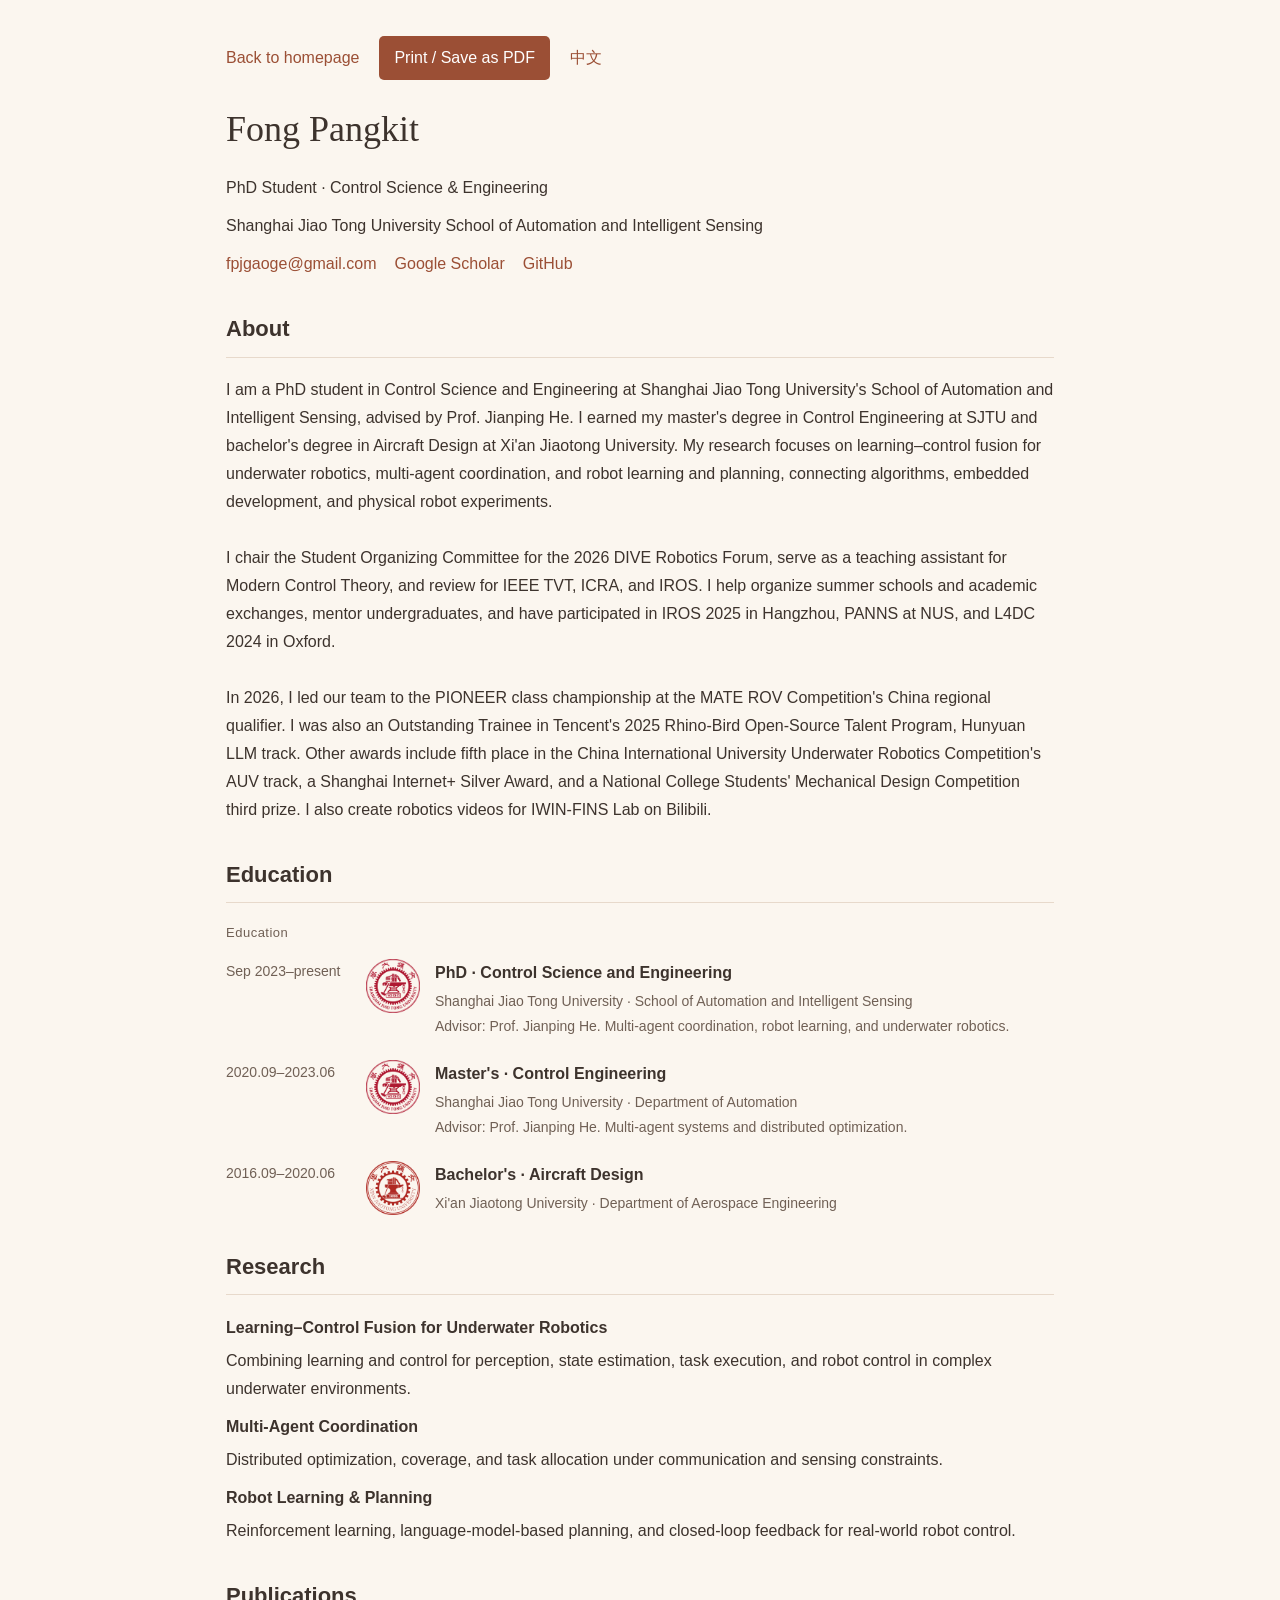
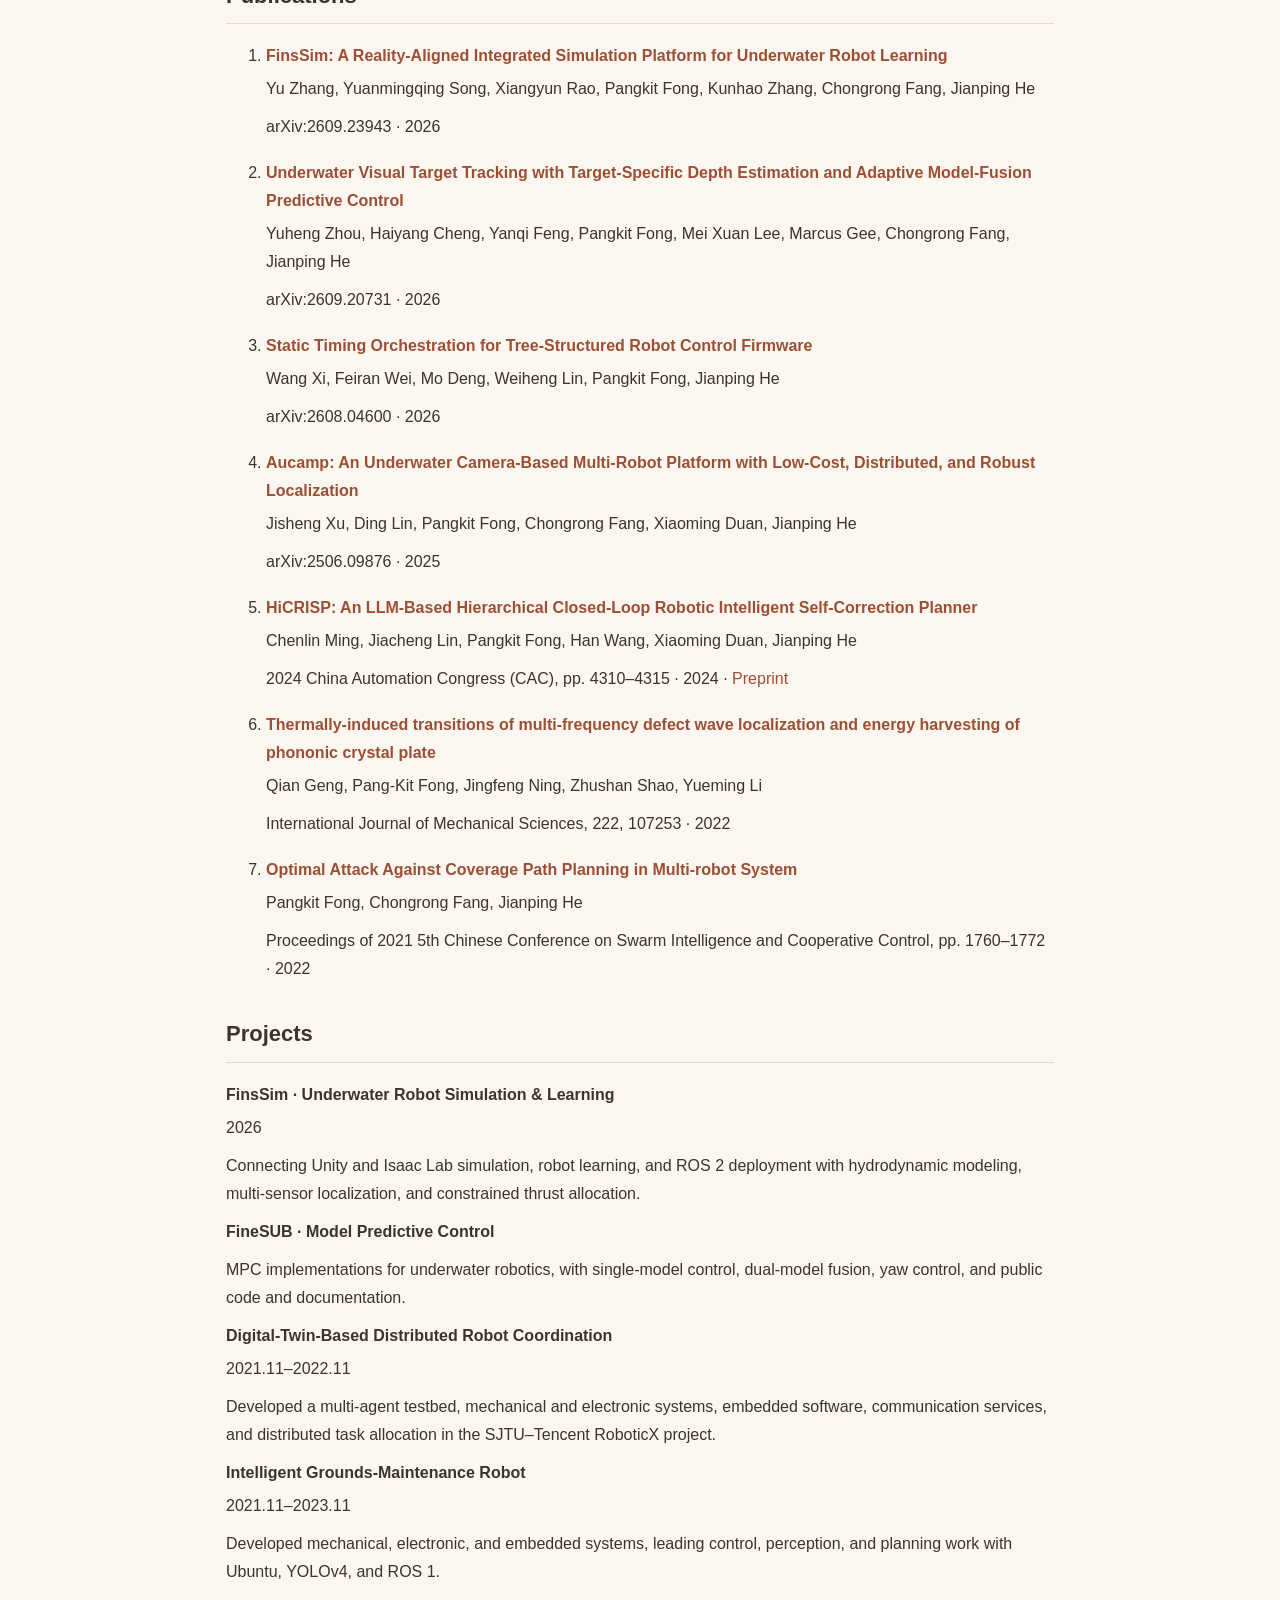
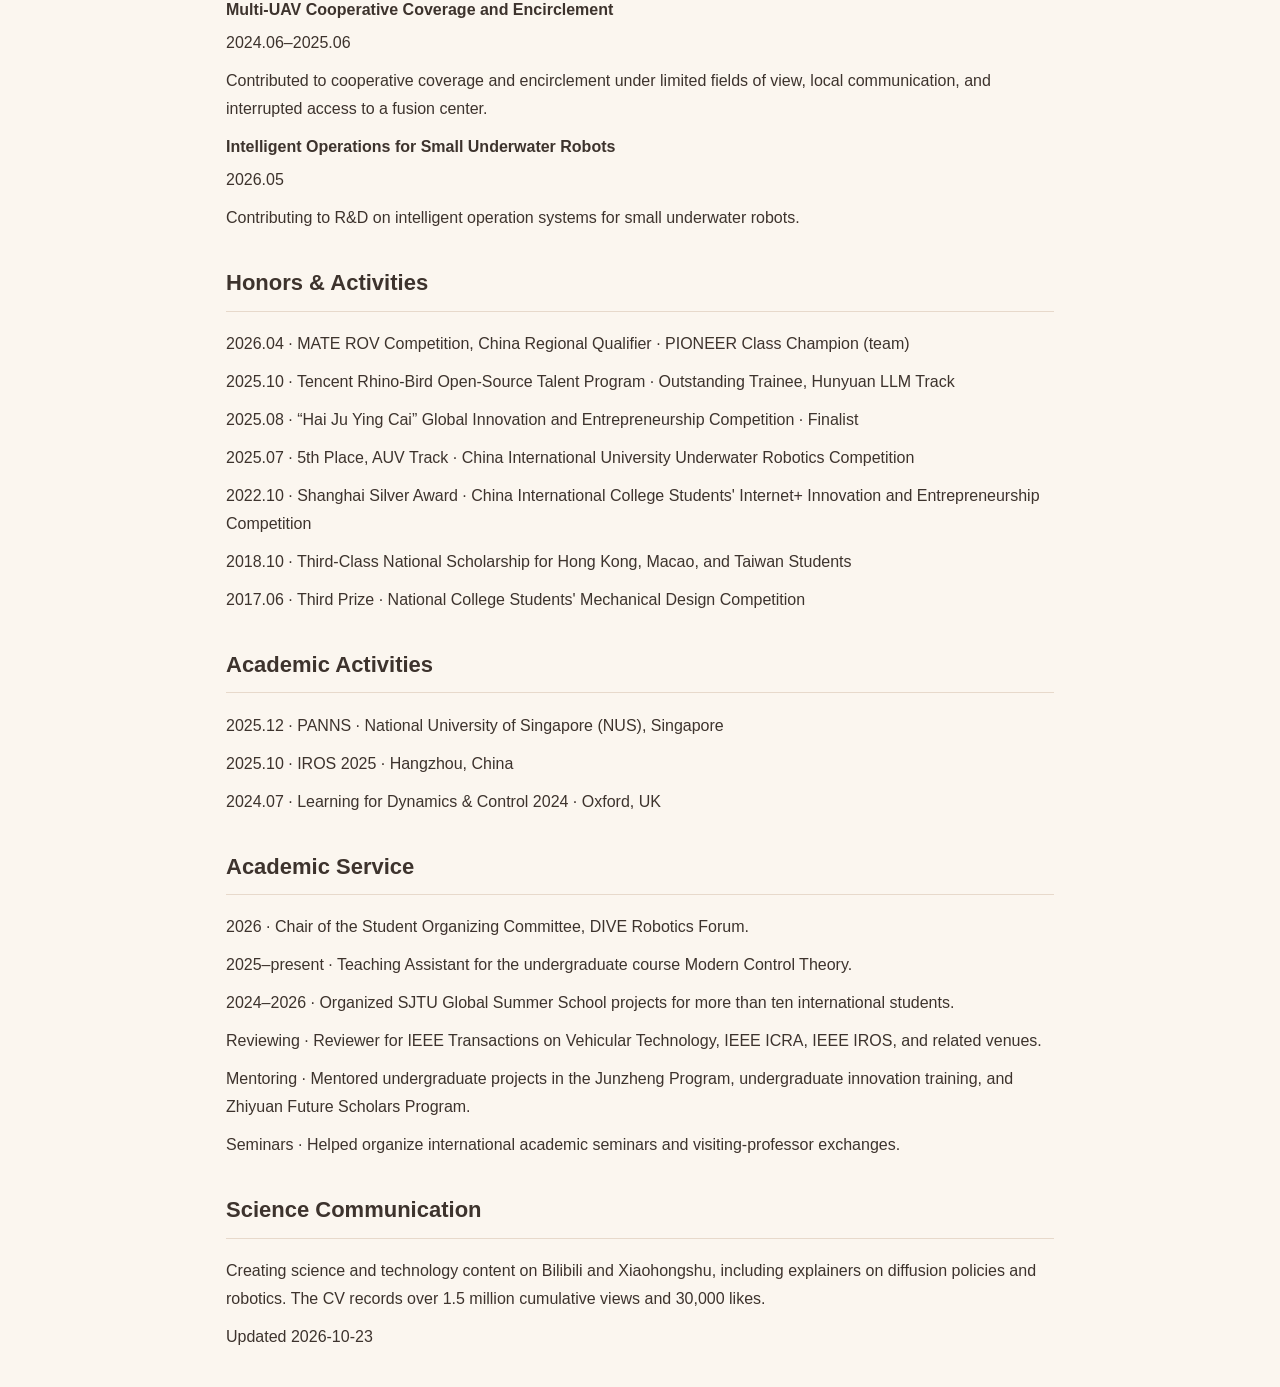
<file: cv/en/index.html>
<!doctype html><html lang="en"><head><meta charset="utf-8"><meta name="theme-color" content="#fbf6ef"><meta name="viewport" content="width=device-width,initial-scale=1"><title>Fong Pangkit · Academic CV</title><meta name="description" content="Fong Pangkit, PhD student at Shanghai Jiao Tong University. Research in underwater robotics, multi-agent coordination, and robot learning."><link rel="canonical" href="https://fpj-gaoge.github.io/cv/en/"><link rel="stylesheet" href="/style.css?v=oct23-20261023"><link rel="stylesheet" href="/enhancements.css?v=oct23-20261023"><style>body{max-width:900px;margin:auto;padding:36px}h1{font:36px var(--serif)}h2{font-size:22px;border-bottom:1px solid var(--line);padding-bottom:8px;margin-top:32px}h3{font-size:16px;margin-bottom:5px}p{margin-bottom:10px}li{margin-bottom:18px}.cv-actions{display:flex;gap:20px;align-items:center;margin-bottom:28px}.cv-actions button{background:var(--accent);color:white;border:0;border-radius:5px;padding:8px 15px}.cv-links{display:flex;gap:18px;flex-wrap:wrap}.timeline-entry{break-inside:avoid}li{break-inside:avoid}@media print{body{background:#fff;color:#3d332d;padding:0;font-size:11pt;line-height:1.5}.cv-actions{display:none}a{color:inherit;text-decoration:none}h2{break-after:avoid}.timeline-content{display:block}.institution-mark{display:none}@page{margin:18mm}}</style></head><body><nav class="cv-actions"><a href="/en/">Back to homepage</a><button type="button" onclick="window.print()">Print / Save as PDF</button><a href="/cv/">中文</a></nav><header><h1>Fong Pangkit</h1><p>PhD Student · Control Science &amp; Engineering</p><p>Shanghai Jiao Tong University
School of Automation and Intelligent Sensing</p><div class="cv-links"><a href="mailto:fpjgaoge@gmail.com">fpjgaoge@gmail.com</a><a href="https://scholar.google.com.hk/citations?user=u5ba-IQAAAAJ&amp;hl=zh-CN" target="_blank" rel="noopener noreferrer">Google Scholar</a><a href="https://github.com/FPJ-GAOGE" target="_blank" rel="noopener noreferrer">GitHub</a></div></header><section><h2>About</h2><p style="white-space:pre-line">I am a PhD student in Control Science and Engineering at Shanghai Jiao Tong University&#39;s School of Automation and Intelligent Sensing, advised by Prof. Jianping He. I earned my master&#39;s degree in Control Engineering at SJTU and bachelor&#39;s degree in Aircraft Design at Xi&#39;an Jiaotong University. My research focuses on learning–control fusion for underwater robotics, multi-agent coordination, and robot learning and planning, connecting algorithms, embedded development, and physical robot experiments.

I chair the Student Organizing Committee for the 2026 DIVE Robotics Forum, serve as a teaching assistant for Modern Control Theory, and review for IEEE TVT, ICRA, and IROS. I help organize summer schools and academic exchanges, mentor undergraduates, and have participated in IROS 2025 in Hangzhou, PANNS at NUS, and L4DC 2024 in Oxford.

In 2026, I led our team to the PIONEER class championship at the MATE ROV Competition&#39;s China regional qualifier. I was also an Outstanding Trainee in Tencent&#39;s 2025 Rhino-Bird Open-Source Talent Program, Hunyuan LLM track. Other awards include fifth place in the China International University Underwater Robotics Competition&#39;s AUV track, a Shanghai Internet+ Silver Award, and a National College Students&#39; Mechanical Design Competition third prize. I also create robotics videos for IWIN-FINS Lab on Bilibili.</p></section><section><h2>Education</h2><div class="timeline-group"><h3 class="timeline-label">Education</h3><div class="timeline-entry"><time>Sep 2023–present</time><div class="timeline-content"><span class="institution-mark institution-logo"><img src="/assets/institutions/sjtu.png" alt="Shanghai Jiao Tong University seal" width="54" height="54" loading="lazy"></span><div><h3>PhD · Control Science and Engineering</h3><p>Shanghai Jiao Tong University · School of Automation and Intelligent Sensing</p><p>Advisor: Prof. Jianping He. Multi-agent coordination, robot learning, and underwater robotics.</p></div></div></div><div class="timeline-entry"><time>2020.09–2023.06</time><div class="timeline-content"><span class="institution-mark institution-logo"><img src="/assets/institutions/sjtu.png" alt="Shanghai Jiao Tong University seal" width="54" height="54" loading="lazy"></span><div><h3>Master&#39;s · Control Engineering</h3><p>Shanghai Jiao Tong University · Department of Automation</p><p>Advisor: Prof. Jianping He. Multi-agent systems and distributed optimization.</p></div></div></div><div class="timeline-entry"><time>2016.09–2020.06</time><div class="timeline-content"><span class="institution-mark institution-logo"><img src="/assets/institutions/xjtu.png" alt="Xi’an Jiaotong University seal" width="54" height="54" loading="lazy"></span><div><h3>Bachelor&#39;s · Aircraft Design</h3><p>Xi&#39;an Jiaotong University · Department of Aerospace Engineering</p></div></div></div></div></section><section><h2>Research</h2><h3>Learning–Control Fusion for Underwater Robotics</h3><p>Combining learning and control for perception, state estimation, task execution, and robot control in complex underwater environments.</p><h3>Multi-Agent Coordination</h3><p>Distributed optimization, coverage, and task allocation under communication and sensing constraints.</p><h3>Robot Learning &amp; Planning</h3><p>Reinforcement learning, language-model-based planning, and closed-loop feedback for real-world robot control.</p></section><section><h2>Publications</h2><ol><li><h3><a href="https://arxiv.org/abs/2609.23943" target="_blank" rel="noopener noreferrer">FinsSim: A Reality-Aligned Integrated Simulation Platform for Underwater Robot Learning</a></h3><p>Yu Zhang, Yuanmingqing Song, Xiangyun Rao, Pangkit Fong, Kunhao Zhang, Chongrong Fang, Jianping He</p><p>arXiv:2609.23943 · 2026</p></li><li><h3><a href="https://arxiv.org/abs/2609.20731" target="_blank" rel="noopener noreferrer">Underwater Visual Target Tracking with Target-Specific Depth Estimation and Adaptive Model-Fusion Predictive Control</a></h3><p>Yuheng Zhou, Haiyang Cheng, Yanqi Feng, Pangkit Fong, Mei Xuan Lee, Marcus Gee, Chongrong Fang, Jianping He</p><p>arXiv:2609.20731 · 2026</p></li><li><h3><a href="https://arxiv.org/abs/2608.04600" target="_blank" rel="noopener noreferrer">Static Timing Orchestration for Tree-Structured Robot Control Firmware</a></h3><p>Wang Xi, Feiran Wei, Mo Deng, Weiheng Lin, Pangkit Fong, Jianping He</p><p>arXiv:2608.04600 · 2026</p></li><li><h3><a href="https://arxiv.org/abs/2506.09876" target="_blank" rel="noopener noreferrer">Aucamp: An Underwater Camera-Based Multi-Robot Platform with Low-Cost, Distributed, and Robust Localization</a></h3><p>Jisheng Xu, Ding Lin, Pangkit Fong, Chongrong Fang, Xiaoming Duan, Jianping He</p><p>arXiv:2506.09876 · 2025</p></li><li><h3><a href="https://doi.org/10.1109/CAC63892.2024.10865457" target="_blank" rel="noopener noreferrer">HiCRISP: An LLM-Based Hierarchical Closed-Loop Robotic Intelligent Self-Correction Planner</a></h3><p>Chenlin Ming, Jiacheng Lin, Pangkit Fong, Han Wang, Xiaoming Duan, Jianping He</p><p>2024 China Automation Congress (CAC), pp. 4310–4315 · 2024 · <a href="https://arxiv.org/abs/2309.12089" target="_blank" rel="noopener noreferrer">Preprint</a></p></li><li><h3><a href="https://doi.org/10.1016/j.ijmecsci.2022.107253" target="_blank" rel="noopener noreferrer">Thermally-induced transitions of multi-frequency defect wave localization and energy harvesting of phononic crystal plate</a></h3><p>Qian Geng, Pang-Kit Fong, Jingfeng Ning, Zhushan Shao, Yueming Li</p><p>International Journal of Mechanical Sciences, 222, 107253 · 2022</p></li><li><h3><a href="https://doi.org/10.1007/978-981-19-3998-3_164" target="_blank" rel="noopener noreferrer">Optimal Attack Against Coverage Path Planning in Multi-robot System</a></h3><p>Pangkit Fong, Chongrong Fang, Jianping He</p><p>Proceedings of 2021 5th Chinese Conference on Swarm Intelligence and Cooperative Control, pp. 1760–1772 · 2022</p></li></ol></section><section><h2>Projects</h2><h3>FinsSim · Underwater Robot Simulation &amp; Learning</h3><p>2026</p><p>Connecting Unity and Isaac Lab simulation, robot learning, and ROS 2 deployment with hydrodynamic modeling, multi-sensor localization, and constrained thrust allocation.</p><h3>FineSUB · Model Predictive Control</h3><p></p><p>MPC implementations for underwater robotics, with single-model control, dual-model fusion, yaw control, and public code and documentation.</p><h3>Digital-Twin-Based Distributed Robot Coordination</h3><p>2021.11–2022.11</p><p>Developed a multi-agent testbed, mechanical and electronic systems, embedded software, communication services, and distributed task allocation in the SJTU–Tencent RoboticX project.</p><h3>Intelligent Grounds-Maintenance Robot</h3><p>2021.11–2023.11</p><p>Developed mechanical, electronic, and embedded systems, leading control, perception, and planning work with Ubuntu, YOLOv4, and ROS 1.</p><h3>Multi-UAV Cooperative Coverage and Encirclement</h3><p>2024.06–2025.06</p><p>Contributed to cooperative coverage and encirclement under limited fields of view, local communication, and interrupted access to a fusion center.</p><h3>Intelligent Operations for Small Underwater Robots</h3><p>2026.05</p><p>Contributing to R&amp;D on intelligent operation systems for small underwater robots.</p></section><section><h2>Honors &amp; Activities</h2><p>2026.04 · MATE ROV Competition, China Regional Qualifier · PIONEER Class Champion (team)</p><p>2025.10 · Tencent Rhino-Bird Open-Source Talent Program · Outstanding Trainee, Hunyuan LLM Track</p><p>2025.08 · “Hai Ju Ying Cai” Global Innovation and Entrepreneurship Competition · Finalist</p><p>2025.07 · 5th Place, AUV Track · China International University Underwater Robotics Competition</p><p>2022.10 · Shanghai Silver Award · China International College Students&#39; Internet+ Innovation and Entrepreneurship Competition</p><p>2018.10 · Third-Class National Scholarship for Hong Kong, Macao, and Taiwan Students</p><p>2017.06 · Third Prize · National College Students&#39; Mechanical Design Competition</p></section><section><h2>Academic Activities</h2><p>2025.12 · PANNS · National University of Singapore (NUS), Singapore</p><p>2025.10 · IROS 2025 · Hangzhou, China</p><p>2024.07 · Learning for Dynamics &amp; Control 2024 · Oxford, UK</p></section><section><h2>Academic Service</h2><p>2026 · Chair of the Student Organizing Committee, DIVE Robotics Forum.</p><p>2025–present · Teaching Assistant for the undergraduate course Modern Control Theory.</p><p>2024–2026 · Organized SJTU Global Summer School projects for more than ten international students.</p><p>Reviewing · Reviewer for IEEE Transactions on Vehicular Technology, IEEE ICRA, IEEE IROS, and related venues.</p><p>Mentoring · Mentored undergraduate projects in the Junzheng Program, undergraduate innovation training, and Zhiyuan Future Scholars Program.</p><p>Seminars · Helped organize international academic seminars and visiting-professor exchanges.</p></section><section><h2>Science Communication</h2><p>Creating science and technology content on Bilibili and Xiaohongshu, including explainers on diffusion policies and robotics. The CV records over 1.5 million cumulative views and 30,000 likes.</p></section><footer>Updated 2026-10-23</footer></body></html>
</file>
<file: style.css>
:root{--ink:#3d332d;--muted:#706055;--accent:#9b4f35;--accent-soft:#f3e2d5;--line:#e7d9cb;--surface:#f6eee5;--page:#fbf6ef;--paper:#fffdf9;--on-accent:#fffdf9;--accent-hover:#7c3e2a;--line-strong:#c7a68e;--focus:#9b4f35;--selection:#edd4bc;--diagram-line:#a3765b;--map-surface:#faf2e7;--map-land:#e3d8c9;--ochre:#b48a4e;--ochre-ink:#816022;--ochre-soft:#f9f0df;--rose-soft:#f6e7e0;--serif:Georgia,'Noto Serif SC','Songti SC',SimSun,serif;--sans:Inter,-apple-system,BlinkMacSystemFont,'Segoe UI','Microsoft YaHei',sans-serif}
*{box-sizing:border-box}html{scroll-behavior:smooth;scroll-padding-top:100px}body{margin:0;color:var(--ink);background:var(--page);font-family:var(--sans);font-size:16px;line-height:1.75;-webkit-font-smoothing:antialiased}a{color:var(--accent);text-decoration:none;text-underline-offset:4px}a:hover{text-decoration:underline}button{font:inherit;cursor:pointer}a,button{-webkit-tap-highlight-color:transparent}a:focus-visible,button:focus-visible,summary:focus-visible{outline:3px solid var(--focus);outline-offset:5px;border-radius:3px}[hidden]{display:none!important}::selection{background:var(--selection)}h1,h2,h3,p{margin-top:0}.skip-link{position:fixed;z-index:10;top:-80px;left:20px;padding:8px 18px;background:var(--accent);color:var(--on-accent)}.skip-link:focus{top:8px}.site-header{border-bottom:1px solid var(--line);background:rgba(251,246,239,.97);position:sticky;top:0;z-index:5}.header-inner{max-width:1180px;margin:auto;min-height:80px;display:flex;align-items:center;gap:36px;padding:0 36px}.wordmark{display:flex;align-items:center;gap:16px;color:var(--ink);flex-shrink:0}.wordmark:hover{text-decoration:none}.brand-initials{font-size:25px;font-weight:750;letter-spacing:-1px}.brand-dot{color:var(--accent)}.wordmark-label{font-size:14px;color:var(--muted);border-left:1px solid var(--line);padding-left:16px}.top-nav{margin-left:auto;display:flex;gap:27px}.top-nav a{font-size:14px;color:var(--muted);white-space:nowrap}.top-nav a:hover{color:var(--accent)}.language-toggle{display:flex;align-items:center;gap:8px;border:1px solid var(--line);background:var(--paper);color:var(--ink);font-size:14px;padding:6px 11px;min-height:38px;border-radius:5px}.language-toggle:hover{border-color:var(--line-strong);background:var(--surface)}.language-icon{font-size:12px;color:var(--muted)}.page-layout{max-width:1180px;margin:0 auto;display:grid;grid-template-columns:232px minmax(0,1fr);gap:80px;padding:62px 36px 0}.profile-sidebar{position:sticky;top:125px;align-self:start}.portrait{width:126px;height:126px;background:var(--accent-soft);border:1px solid var(--line-strong);border-radius:50%;display:flex;align-items:center;justify-content:center;margin-bottom:23px;overflow:hidden}.portrait span{font-family:var(--serif);font-size:36px;letter-spacing:-2px;color:var(--accent)}.portrait img{width:100%;height:100%;object-fit:cover}#profile-name{font-family:var(--serif);font-size:30px;font-weight:500;letter-spacing:-.5px;margin:0 0 4px;line-height:1.3}.profile-role{font-size:15px;margin:5px 0;color:var(--muted)}.profile-affiliation,.profile-location{font-size:14px;color:var(--muted);margin:5px 0}.profile-links{display:flex;flex-wrap:wrap;gap:9px 16px;font-size:14px;margin:19px 0 0}.profile-links a{display:inline-flex;align-items:center;gap:7px}.link-icon{width:16px;height:16px;flex-shrink:0;stroke:currentColor;fill:none;stroke-width:1.6;stroke-linecap:round;stroke-linejoin:round}.sidebar-rule{border-top:1px solid var(--line);margin:29px 0 23px}.sidebar-label{font-size:12px;letter-spacing:1.4px;color:var(--muted);margin-bottom:12px}.section-nav{display:flex;flex-direction:column;gap:3px}.section-nav a{display:flex;align-items:center;justify-content:space-between;color:var(--muted);font-size:14px;padding:8px 12px;border-left:2px solid transparent;transition:color .2s,background .2s}.section-nav a:hover{background:var(--surface);text-decoration:none;color:var(--accent)}.section-nav a.active{border-color:var(--accent);background:var(--accent-soft);color:var(--accent)}.section-number{font-size:12px;opacity:.65}.sidebar-note{font-size:13px;color:var(--muted);margin:29px 0 0}main{min-width:0}.about-section{padding-bottom:47px}.eyebrow{color:var(--accent);font-size:12px;font-weight:600;letter-spacing:2.2px;margin:1px 0 20px}.intro-title{font-family:var(--serif);font-size:52px;font-weight:500;letter-spacing:-1.8px;line-height:1.25;margin:0 0 25px}.title-period{color:var(--accent)}.intro-bio{font-size:17px;line-height:1.95;max-width:700px;margin-bottom:25px;white-space:pre-line}.intro-links{display:flex;flex-wrap:wrap;gap:12px}.intro-links a{display:inline-flex;gap:8px;align-items:center;font-size:14px;border:1px solid var(--line);border-radius:5px;padding:6px 13px;min-height:38px}.intro-links a:hover{border-color:var(--line-strong);background:var(--surface);text-decoration:none}.content-section{border-top:1px solid var(--line);padding:35px 0 39px}.section-heading{display:flex;align-items:center;gap:14px;margin-bottom:25px}.heading-index{font-size:12px;font-weight:500;color:var(--muted)}.section-heading h2{font-family:var(--serif);font-size:27px;font-weight:500;letter-spacing:-.5px;line-height:1.4;margin:0}.empty-state{color:var(--muted);font-size:15px;padding:15px 19px;border-left:2px solid var(--line-strong);background:var(--surface);margin:0}.research-list{display:grid;grid-template-columns:repeat(2,minmax(0,1fr));gap:17px}.research-list>.empty-state{grid-column:1/-1}.research-item{border:1px solid var(--line);padding:22px;border-radius:5px}.research-item h3{font-size:17px;margin:0 0 10px;font-weight:600}.research-item p{font-size:15px;color:var(--muted);margin:0}.news-row{display:grid;grid-template-columns:100px 1fr;gap:17px;padding:9px 0}.news-row time{font-size:14px;color:var(--muted);font-variant-numeric:tabular-nums}.news-row p{font-size:15px;margin:0}.publication-filters{display:flex;flex-wrap:wrap;gap:8px;margin-bottom:23px}.filter-button{border:1px solid var(--line);background:var(--paper);color:var(--muted);padding:5px 13px;border-radius:4px;font-size:14px;min-height:36px}.filter-button[aria-pressed=true]{background:var(--accent);border-color:var(--accent);color:var(--on-accent)}.publication{padding:22px 0;border-bottom:1px solid var(--line)}.publication:first-child{padding-top:0}.publication:last-child{border-bottom:0;padding-bottom:0}.publication-meta{font-size:13px;color:var(--muted);margin-bottom:6px}.publication h3{font-size:18px;line-height:1.6;font-weight:600;margin-bottom:6px}.publication .authors,.publication .venue{font-size:14px;color:var(--muted);margin:3px 0}.paper-links{display:flex;gap:17px;flex-wrap:wrap;font-size:14px;margin-top:11px}.publication details{margin-top:12px;font-size:14px;color:var(--muted)}summary{cursor:pointer;color:var(--accent);width:fit-content}details p{margin:10px 0 0}.project{padding:25px 26px;border:1px solid var(--line);border-radius:6px;position:relative}.project:before{content:'';position:absolute;top:25px;bottom:25px;left:0;width:3px;background:var(--accent)}.project+.project{margin-top:16px}.project-meta{font-size:12px;color:var(--muted);letter-spacing:1.3px;margin:0 0 9px}.project h3{font-size:20px;font-weight:600;line-height:1.5;margin:0 0 12px}.project p{font-size:15px;color:var(--muted);margin-bottom:20px}.project-bottom{display:flex;align-items:center;justify-content:space-between;gap:16px;flex-wrap:wrap}.tags{display:flex;flex-wrap:wrap;gap:7px}.tag{background:var(--surface);color:var(--muted);border:1px solid var(--line);padding:1px 8px;border-radius:3px;font-size:12px}.project-bottom a{font-size:14px;font-weight:500;display:inline-flex;align-items:center;gap:7px}.timeline-group+.timeline-group{margin-top:26px}.timeline-label{color:var(--muted);font-size:13px;letter-spacing:.5px;font-weight:500;margin-bottom:15px}.timeline-entry{display:grid;grid-template-columns:120px minmax(0,1fr);gap:20px;margin-bottom:22px}.timeline-entry:last-child{margin-bottom:0}.timeline-entry time{font-size:14px;color:var(--muted);font-variant-numeric:tabular-nums}.timeline-entry h3{font-size:16px;font-weight:600;margin:0 0 2px}.timeline-entry p{font-size:14px;color:var(--muted);margin:0}.service-item{font-size:15px;color:var(--muted);margin:12px 0}.contact-intro{font-size:15px;color:var(--muted);margin-bottom:18px}.contact-links{display:flex;gap:12px;flex-wrap:wrap}.contact-links a{display:flex;align-items:center;gap:9px;border:1px solid var(--line);padding:9px 16px;border-radius:5px;font-size:14px;overflow-wrap:anywhere}.contact-links a:hover{background:var(--surface);text-decoration:none}.site-footer{padding:23px 0 29px;border-top:1px solid var(--line);display:flex;justify-content:space-between;gap:16px;flex-wrap:wrap;font-size:12px;color:var(--muted)}.noscript-note{margin:30px auto;max-width:900px;padding:16px;color:var(--muted)}
.portrait img{object-position:50% 30%}.profile-affiliation{white-space:pre-line}.research-list{grid-template-columns:1fr}.research-item{background:var(--surface);border:none;border-left:2px solid var(--line-strong);border-radius:0}.research-item h3{margin-bottom:7px}.research-item p{font-size:15px}.activities-heading{margin-top:23px}.authors strong{font-weight:650;color:var(--ink)}.project-meta{letter-spacing:.3px}.profile-role{line-height:1.6}.section-nav a{padding-top:6px;padding-bottom:6px}
@media(min-width:1400px){.page-layout{gap:92px;padding-top:72px}.about-section{padding-bottom:53px}.content-section{padding-top:39px;padding-bottom:43px}}
@media(max-width:1000px){.header-inner{gap:24px;padding:0 28px}.top-nav{gap:19px}.page-layout{padding:45px 28px 0;grid-template-columns:200px minmax(0,1fr);gap:42px}.intro-title{font-size:44px}.research-list{grid-template-columns:1fr}.profile-sidebar{top:115px}.timeline-entry{grid-template-columns:95px minmax(0,1fr);gap:14px}}
@media(max-width:740px){html{scroll-padding-top:128px}.header-inner{padding:12px 20px;min-height:72px;gap:10px;flex-wrap:wrap}.wordmark{gap:12px}.wordmark-label{padding-left:12px}.language-toggle{margin-left:auto}.top-nav{order:3;width:100%;justify-content:space-between;margin:0;gap:16px;padding:8px 0 0;overflow-x:auto}.top-nav a{font-size:13px;min-height:29px}.page-layout{display:block;padding:30px 22px 0}.profile-sidebar{position:static;display:grid;grid-template-columns:76px minmax(0,1fr);column-gap:20px;align-items:start;margin-bottom:39px}.portrait{grid-column:1;grid-row:1/6;width:76px;height:76px;margin:0}.portrait span{font-size:25px}#profile-name{grid-column:2;font-size:27px;margin:0}.profile-role,.profile-affiliation,.profile-location,.profile-links{grid-column:2}.profile-role{margin:3px 0;font-size:14px}.profile-links{margin-top:10px;gap:8px 16px}.sidebar-rule,.sidebar-label,.section-nav,.sidebar-note{display:none}.intro-title{font-size:38px;margin-bottom:20px}.eyebrow{font-size:11px;letter-spacing:2px;margin-bottom:15px}.intro-bio{font-size:16px;line-height:1.9}.about-section{padding-bottom:31px}.content-section{padding:28px 0 31px}.section-heading{margin-bottom:20px;gap:12px}.section-heading h2{font-size:25px}.project{padding:21px}.project h3{font-size:18px}.project:before{top:21px;bottom:21px}.timeline-entry{grid-template-columns:1fr;gap:3px}.news-row{grid-template-columns:1fr;gap:1px}.site-footer{font-size:12px}.empty-state{padding:13px 16px}}
@media(prefers-reduced-motion:reduce){html{scroll-behavior:auto}*{transition:none!important}}
.portrait{width:208px;height:208px}
@media(max-width:1000px){.portrait{width:180px;height:180px}}
@media(min-width:741px) and (max-height:1000px){.profile-sidebar{position:static}}
@media(max-width:740px){.profile-sidebar{grid-template-columns:132px minmax(0,1fr)}.portrait{width:132px;height:132px}}
</file>
<file: enhancements.css>
.header-inner,.page-layout{max-width:1340px}.page-layout{grid-template-columns:232px minmax(0,1fr);gap:64px}.intro-title{font-size:clamp(34px,3.4vw,48px);line-height:1.22;max-width:760px}.intro-bio{white-space:pre-line}.language-toggle,.language-toggle:hover{text-decoration:none}
.meeting-cta{display:flex;align-items:center;justify-content:space-between;gap:24px;margin-top:30px;background:var(--surface);border:1px solid var(--line);border-radius:10px;padding:22px 24px}.meeting-cta h3{margin:0 0 5px;font-size:18px}.meeting-cta p{margin:0;color:var(--muted);font-size:14px;max-width:520px}.primary-link{display:inline-flex;align-items:center;justify-content:center;flex-shrink:0;background:var(--accent);color:var(--on-accent);padding:9px 18px;border-radius:6px;font-size:14px}.primary-link:hover{background:var(--accent-hover);text-decoration:none}
.research-list{grid-template-columns:repeat(3,minmax(0,1fr));gap:16px}.research-card{padding:20px;border:1px solid var(--line);border-radius:10px;background:linear-gradient(160deg,var(--paper),var(--surface));transition:transform .2s,border-color .2s,box-shadow .2s;overflow:hidden;min-width:0}.research-card:hover,.research-card:focus-visible{transform:translateY(-4px);border-color:var(--line-strong);box-shadow:0 9px 26px rgba(99,63,41,.07)}.research-card:focus-visible{outline:3px solid var(--focus);outline-offset:4px}.research-card-top{display:flex;gap:10px;align-items:center;justify-content:space-between;color:var(--muted);font-size:10px;letter-spacing:.4px}.research-index{font-size:15px;font-weight:650;color:var(--accent)}.research-card h3{font-size:16px;line-height:1.5;margin:5px 0 10px}.research-card p{font-size:14px;line-height:1.7}
.research-diagram{width:100%;height:auto;display:block;margin:15px 0 10px;overflow:visible}.research-diagram rect{fill:var(--accent-soft);stroke:var(--line-strong);stroke-width:1.5}.research-diagram text{font:13px var(--sans);fill:var(--accent-hover);text-anchor:middle}.research-diagram path{stroke:var(--diagram-line);stroke-width:1.7}.research-diagram circle{fill:var(--accent);stroke:var(--paper);stroke-width:2}.research-diagram .agent-pulse{fill:none;stroke:var(--diagram-line);stroke-width:1;opacity:.18;transform-box:fill-box;transform-origin:center;animation:agent-pulse 3s ease-in-out infinite}.research-diagram .signal-line{stroke-dasharray:5 4;animation:signal-flow 5s linear infinite}@keyframes signal-flow{to{stroke-dashoffset:-36}}@keyframes agent-pulse{50%{transform:scale(1.2);opacity:.42}}
.publication-intro{font-size:13px;line-height:1.8;color:var(--muted);margin-bottom:22px}.publication-filters{display:block;margin-bottom:12px}.filter-group{display:grid;grid-template-columns:92px 1fr;align-items:start;gap:10px;margin-bottom:12px}.filter-label{font-size:12px;color:var(--muted);padding-top:8px}.filter-group>div{display:flex;flex-wrap:wrap;gap:7px}.filter-button{font-size:12px;line-height:1.5;padding:6px 11px;border-radius:6px;min-height:34px}.publication-count{font-size:12px;color:var(--muted);margin:16px 0 22px}
.publication{padding:24px 0}.publication-with-image{display:grid;grid-template-columns:190px minmax(0,1fr);gap:23px}.publication-body{min-width:0}.publication h3{font-size:17px;line-height:1.55;margin-bottom:8px}.publication h3 a{color:var(--ink)}.publication h3 a:hover{color:var(--accent)}.publication-meta{display:flex;align-items:center;flex-wrap:wrap;gap:9px;font-size:11px}.venue-badge{background:var(--accent-soft);color:var(--accent);border-radius:4px;padding:2px 6px}.publication .authors,.publication .venue{font-size:13px;line-height:1.7}.paper-links{font-size:13px;gap:15px}
.paper-figure,.project-figure{margin:0;min-width:0;align-self:start}.paper-figure>a,.project-figure>a{display:block;background:var(--paper);border:1px solid var(--line);border-radius:8px;overflow:hidden}.paper-figure img,.project-figure img{display:block;width:100%;height:auto;aspect-ratio:16/10;object-fit:contain;padding:7px;transition:transform .25s}.paper-figure>a:hover img,.project-figure>a:hover img{transform:scale(1.035)}figcaption{font-size:10px;line-height:1.6;color:var(--muted);margin-top:7px}figcaption a{color:var(--muted)}.text-button{border:0;background:none;padding:0;color:var(--accent);text-decoration:underline}
.project{border-radius:10px;padding:24px}.project-with-image{display:grid;grid-template-columns:220px minmax(0,1fr);gap:24px}.project:before{display:none}.project h3{font-size:19px;line-height:1.45}.project p{font-size:14px;margin-bottom:17px}.project-meta{font-size:11px}.project-figure img{aspect-ratio:4/3}.tags{gap:5px}.tag{font-size:10px}.project-body{min-width:0}.project-bottom{gap:12px}.project+.project{margin-top:18px}
.news-row{grid-template-columns:100px minmax(0,1fr);gap:16px}.news-row p{font-size:14px}.news-row time{font-size:12px;padding-top:2px}.older-news{margin-top:12px}.older-news>summary{font-size:13px;margin-bottom:12px}.timeline-content{display:flex;gap:15px;align-items:flex-start}.institution-mark{display:flex;align-items:center;justify-content:center;width:45px;height:45px;flex-shrink:0;border:1px solid var(--line-strong);background:var(--surface);border-radius:50%;color:var(--accent);font-size:10px;font-weight:650;letter-spacing:.5px}.timeline-content>div{min-width:0}
.outreach-card{background:var(--surface);border-radius:10px;padding:25px 27px;border:1px solid var(--line)}.outreach-card h3{font-size:20px;margin-bottom:13px}.outreach-card>p:not(.eyebrow){font-size:14px;color:var(--muted);line-height:1.9}.outreach-card .eyebrow{font-size:11px;margin-bottom:10px}.outreach-button{display:inline-block;border:1px solid var(--line-strong);padding:7px 14px;border-radius:6px;font-size:13px;background:var(--paper)}.outreach-button:hover{text-decoration:none;background:var(--accent-soft)}
@media(max-width:1180px){.research-list{grid-template-columns:1fr}.research-card{display:grid;grid-template-columns:240px minmax(0,1fr);column-gap:24px;align-items:center}.research-card-top{grid-column:1/-1}.research-card .research-diagram{grid-column:1;grid-row:2/4}.research-card h3,.research-card p{grid-column:2}.research-card h3{align-self:end;margin-top:15px}.research-card p{align-self:start}.publication-with-image{grid-template-columns:160px minmax(0,1fr);gap:20px}.project-with-image{grid-template-columns:180px minmax(0,1fr);gap:20px}.page-layout{gap:44px}.filter-group{grid-template-columns:82px minmax(0,1fr)}}
@media(max-width:1000px){.page-layout{grid-template-columns:200px minmax(0,1fr);gap:35px}.research-card{grid-template-columns:1fr}.research-card-top,.research-card .research-diagram,.research-card h3,.research-card p{grid-column:1;grid-row:auto}.research-card .research-diagram{max-width:360px;margin:10px auto}.publication-with-image{grid-template-columns:1fr}.paper-figure{width:min(100%,310px)}.project-with-image{grid-template-columns:1fr}.project-figure{width:min(100%,350px)}.meeting-cta{align-items:flex-start;flex-direction:column;gap:16px}.intro-title{font-size:38px}}
@media(max-width:740px){.page-layout{display:block;padding:30px 22px 0}.intro-title{font-size:34px;line-height:1.25}.about-section{padding-bottom:30px}.meeting-cta{padding:20px;margin-top:24px}.research-card{padding:20px;grid-template-columns:220px minmax(0,1fr);column-gap:20px}.research-card .research-diagram{grid-column:1;grid-row:2/4}.research-card h3,.research-card p{grid-column:2}.research-card-top{grid-column:1/-1}.publication-with-image{grid-template-columns:180px minmax(0,1fr);gap:20px}.paper-figure{width:100%}.project-with-image{grid-template-columns:190px minmax(0,1fr);gap:20px}.project-figure{width:100%}.news-row{grid-template-columns:92px minmax(0,1fr)}.timeline-entry{grid-template-columns:1fr;gap:7px}.filter-group{grid-template-columns:1fr;gap:6px}.filter-label{padding-top:0}.publication-intro{font-size:12px}.publication-meta{gap:7px}}
@media(max-width:520px){.page-layout{padding-left:18px;padding-right:18px}.header-inner{padding-left:18px;padding-right:18px}.profile-sidebar{grid-template-columns:120px minmax(0,1fr);column-gap:18px}.portrait{width:120px;height:120px}#profile-name{font-size:25px}.profile-links{font-size:12px;gap:7px 12px}.profile-affiliation,.profile-location{font-size:12px}.intro-title{font-size:30px}.research-card{display:block}.research-card .research-diagram{max-width:330px}.research-card h3{font-size:18px}.publication-with-image,.project-with-image{display:block}.paper-figure,.project-figure{width:100%;max-width:none;margin-bottom:18px}.paper-figure img{aspect-ratio:16/9;max-height:210px}.project-figure img{aspect-ratio:16/10;max-height:240px}.publication h3{font-size:17px}.project{padding:20px}.news-row{grid-template-columns:1fr;gap:2px}.meeting-cta h3{font-size:17px}.contact-links a{max-width:100%}.outreach-card{padding:22px}.section-heading h2{font-size:24px}}
@media(prefers-reduced-motion:reduce){.research-diagram *{animation:none!important}.research-card,.paper-figure img,.project-figure img{transition:none;transform:none!important}}
.top-nav .beyond-link{color:var(--accent);font-weight:600}.section-nav .beyond-link{border-top:1px solid var(--line);margin-top:12px;padding-top:16px;color:var(--accent)}
.research-media{display:block;width:100%;margin:15px 0 12px;border-radius:7px;overflow:hidden;background:var(--surface)}.research-media img{display:block;width:100%;max-width:100%;height:auto;aspect-ratio:16/10;object-fit:cover}.project-links{display:flex;gap:16px;flex-wrap:wrap}.project-updates{margin-top:28px}.project-update{padding:13px 0}.project-update h3{font-size:15px;line-height:1.7;margin:0 0 4px;font-weight:600}.project-update p{margin:0}.project-date,.service-date{font-size:12px;color:var(--muted);padding-top:2px;overflow-wrap:anywhere}.institution-mark.institution-logo{width:54px;height:54px;background:transparent;border:0;border-radius:0}.institution-logo img{display:block;width:100%;height:100%;object-fit:contain}
@media(max-width:1180px){.research-card .research-media{grid-column:1;grid-row:2/4}}
@media(max-width:1000px){.research-card .research-media{grid-column:1;grid-row:auto;max-width:480px;margin:10px auto}}
@media(max-width:740px){.research-card .research-media{grid-column:1;grid-row:2/4}.project-updates{margin-top:22px}}
@media(max-width:520px){.research-card .research-media{grid-column:auto;grid-row:auto;width:100%;margin:15px 0 12px}.institution-mark.institution-logo{width:48px;height:48px}}
@media(max-width:740px){.top-nav{flex-wrap:wrap;justify-content:flex-start;overflow:visible;column-gap:18px;row-gap:0}html{scroll-padding-top:160px}}
</file>
<file: beyond.css>
.beyond-page{--americas:#b96e59;--europe:#bb945a;--asia:#b9867e;--americas-selected:#9b4f35;--europe-selected:#8f651e;--asia-selected:#925555;font-size:16px;line-height:1.75}.beyond-main{max-width:1220px;margin:0 auto;padding:55px 36px 0}.beyond-page .header-inner{max-width:1292px}.beyond-intro{display:flex;justify-content:space-between;gap:35px;align-items:center;padding-bottom:40px;border-bottom:1px solid var(--line)}.beyond-eyebrow{font-size:12px;font-weight:650;letter-spacing:2px;color:var(--accent);margin-bottom:14px}.beyond-intro h1{font-family:var(--serif);font-size:clamp(35px,4.4vw,56px);line-height:1.25;margin-bottom:17px}.beyond-intro h1>span{color:var(--accent)}.beyond-intro>div>p:last-child{color:var(--muted);margin-bottom:0}.travel-stat{display:flex;flex-direction:column;align-items:center;border-left:1px solid var(--line);padding:0 40px 0 55px;min-width:200px}.travel-stat strong{font:70px/1 var(--serif);color:var(--accent)}.travel-stat span{font-size:14px;color:var(--muted);margin-top:13px;text-align:center}.beyond-section{padding:45px 0;border-bottom:1px solid var(--line);scroll-margin-top:115px}.beyond-heading{display:flex;align-items:baseline;gap:18px;margin-bottom:20px}.beyond-heading>span{font-size:14px;color:var(--accent);font-variant-numeric:tabular-nums}.beyond-heading h2{font-family:var(--serif);font-size:30px;line-height:1.4;margin:0}.travel-description{display:flex;align-items:center;justify-content:space-between;gap:30px;margin-bottom:18px}.travel-description p{margin:0;font-size:16px}.future-travel{color:var(--muted);font-size:14px!important}.map-card{border:1px solid var(--line);background:var(--map-surface);border-radius:12px;overflow:hidden}.map-toolbar{display:flex;align-items:center;justify-content:space-between;gap:18px;padding:18px 24px}.map-toolbar p{font-size:14px;color:var(--muted);margin:0}.map-toolbar button{font-size:14px;border:1px solid var(--line-strong);padding:7px 12px;border-radius:5px;background:var(--paper);color:var(--accent);flex-shrink:0}.map-toolbar button:hover{background:var(--accent-soft)}#travel-map{display:block;width:100%;height:auto}.map-grid path{fill:none;stroke:var(--line);stroke-width:.45}.map-land{fill:var(--map-land);stroke:var(--map-surface);stroke-width:.55;stroke-linejoin:round;vector-effect:non-scaling-stroke}.map-land.visited{cursor:pointer;transition:opacity .15s,filter .15s}.map-land.americas,.map-marker.americas{fill:var(--americas)}.map-land.europe,.map-marker.europe{fill:var(--europe)}.map-land.asia,.map-marker.asia{fill:var(--asia)}.map-marker{stroke:var(--paper);stroke-width:1.5;cursor:pointer}.map-land.visited:hover,.map-land.visited:focus-visible{filter:brightness(1.12);stroke:var(--accent-hover);stroke-width:1.4;outline:none}.map-marker:hover{stroke:var(--accent-hover);stroke-width:2}.map-land.selected,.map-marker.selected{stroke:var(--accent-hover);stroke-width:1.6;filter:brightness(1.15)}#travel-map.has-selection .visited:not(.selected),#travel-map.has-selection .map-marker:not(.selected){opacity:.33}.map-footer{display:flex;align-items:baseline;justify-content:space-between;gap:22px;border-top:1px solid var(--line);padding:14px 24px;background:var(--paper)}.map-footer p{font-size:16px;font-weight:600;color:var(--accent);margin:0}.map-footer>span{font-size:13px;color:var(--muted)}.destination-groups{display:grid;grid-template-columns:.7fr 1.5fr 1.4fr;gap:28px;margin-top:26px}.destination-group h3{display:flex;align-items:center;gap:9px;font-size:16px;margin:0 0 12px}.legend-dot{display:inline-block;width:9px;height:9px;border-radius:50%;flex-shrink:0}.legend-dot.americas{background:var(--americas)}.legend-dot.europe{background:var(--europe)}.legend-dot.asia{background:var(--asia)}.destination-count{font-size:12px;font-weight:400;color:var(--muted);margin-left:3px}.destination-list{display:flex;flex-wrap:wrap;gap:7px}.destination{border:1px solid var(--line);background:var(--paper);color:var(--muted);font-size:14px;padding:4px 11px;border-radius:5px}.destination:hover{background:var(--surface);border-color:var(--line-strong)}.destination.selected.americas{background:var(--americas-selected);color:var(--on-accent);border-color:var(--americas-selected)}.destination.selected.europe{background:var(--europe-selected);color:var(--on-accent);border-color:var(--europe-selected)}.destination.selected.asia{background:var(--asia-selected);color:var(--on-accent);border-color:var(--asia-selected)}
.sports-grid{display:grid;grid-template-columns:.95fr .95fr 1.3fr;gap:20px}.sport-card{border:1px solid var(--line);border-radius:10px;padding:24px;background:var(--paper);min-width:0}.sport-label{color:var(--accent);font-size:12px;font-weight:650;letter-spacing:1.5px;margin-bottom:18px}.team-logo{margin:0;text-align:center}.team-logo img{display:block;object-fit:contain;width:100%;height:124px;max-width:230px;margin:0 auto 14px}.team-logo figcaption{font-size:14px;color:var(--ink);font-weight:600;line-height:1.5}.sport-card>p:last-child{font-size:16px;color:var(--muted);margin:18px 0 0}.sport-card h3{font-size:20px;line-height:1.5;margin:18px 0 8px}.football-card h3{margin-top:0}.football-card>p:not(.sport-label){font-size:16px;color:var(--muted)}.football-logos{display:flex;gap:24px;padding-top:5px}.football-logos .team-logo{flex:1;min-width:0}.football-logos img{height:95px}.football-logos figcaption{font-size:14px}.barca-note{display:flex;align-items:center;gap:20px;background:var(--surface);padding:15px 24px;margin-top:18px;border-radius:8px}.barca-note .team-logo{flex-shrink:0;width:64px}.barca-note img{height:55px;margin-bottom:0}.barca-note figcaption{display:none}.barca-note>p{font-size:16px;color:var(--muted);margin:0}.watch-category+.watch-category{margin-top:36px}.watch-category>h3{font-size:18px;margin-bottom:18px;color:var(--muted);font-weight:600}.poster-grid{display:grid;grid-template-columns:repeat(3,minmax(0,1fr));gap:28px}.poster-card{min-width:0}.poster-card>a{display:block;background:var(--surface);border-radius:8px;overflow:hidden}.poster-card img{display:block;width:100%;height:auto;aspect-ratio:2/3;object-fit:cover;transition:transform .2s}.poster-card a:hover img{transform:scale(1.025)}.poster-card h4{font-size:18px;font-weight:600;line-height:1.5;margin:14px 0 3px}.poster-card>p{color:var(--muted);font-size:14px;margin:0}.life-grid{display:grid;grid-template-columns:1.25fr 1fr 1fr;gap:20px}.life-grid>article{padding:26px;border:1px solid var(--line);border-radius:10px;min-width:0}.life-grid h3{font-size:23px;line-height:1.5;margin-bottom:15px}.life-grid p{font-size:16px}.creator-card{background:var(--accent-soft);border-color:var(--line)!important}.creator-card .beyond-eyebrow{font-size:11px}.creator-card p:not(.beyond-eyebrow){color:var(--muted)}.video-link{display:inline-block;padding:8px 15px;border:1px solid var(--line-strong);background:var(--paper);border-radius:5px;font-size:14px;margin-top:10px}.video-link:hover{background:var(--surface);text-decoration:none}.diving-card{background:var(--ochre-soft)}.diving-step{border-left:3px solid var(--ochre);padding-left:15px;margin-top:20px}.diving-step>span{display:block;font-size:13px;color:var(--ochre-ink);margin-bottom:5px}.diving-step strong{font-size:16px;font-weight:500;line-height:1.6;display:block}.diving-step.future{border-color:var(--line-strong)}.diving-step.future>span{color:var(--muted)}.animals-card{background:var(--rose-soft)}.animals-card>p{color:var(--muted)}.animal-tags{display:flex;flex-wrap:wrap;gap:8px;margin-top:24px}.animal-tags>span{font-size:14px;border:1px solid var(--line);background:var(--paper);border-radius:5px;padding:4px 10px}.asset-sources{margin-top:30px;font-size:13px;color:var(--muted)}.asset-sources summary{cursor:pointer}.asset-sources p{margin:14px 0 8px}.asset-sources ul{display:grid;grid-template-columns:repeat(3,minmax(0,1fr));gap:6px 25px;padding-left:20px}.asset-sources a{color:var(--muted)}.beyond-footer{display:flex;justify-content:space-between;gap:24px;align-items:center;padding:25px 0 30px;border-top:1px solid var(--line);margin-top:25px;font-size:13px;color:var(--muted)}
@media(max-width:1000px){.beyond-main{padding:40px 28px 0}.travel-description{display:block}.travel-description p+p{margin-top:8px}.sports-grid{grid-template-columns:1fr 1fr}.football-card{grid-column:1/-1;display:grid;grid-template-columns:1fr 1fr;column-gap:30px;align-items:start}.football-card .sport-label{grid-column:1/-1}.football-card .football-logos{grid-column:2;grid-row:2/4}.football-card h3,.football-card>p:not(.sport-label){grid-column:1}.football-card>p:not(.sport-label){margin-top:12px}.life-grid{grid-template-columns:1fr 1fr}.creator-card{grid-column:1/-1}.poster-grid{gap:22px}}
@media(max-width:740px){.beyond-main{padding:30px 22px 0}.beyond-intro{align-items:flex-start;gap:20px;padding-bottom:28px}.beyond-intro h1{font-size:36px}.beyond-intro p{font-size:16px}.travel-stat{min-width:95px;padding:0 0 0 22px}.travel-stat strong{font-size:50px}.travel-stat span{font-size:13px}.beyond-section{padding:30px 0;scroll-margin-top:125px}.beyond-heading h2{font-size:27px}.beyond-heading{gap:12px}.map-toolbar,.map-footer{padding:14px 16px;align-items:flex-start;flex-direction:column;gap:10px}.map-toolbar p{font-size:14px}.map-toolbar button{align-self:flex-end}.map-footer p{font-size:15px}.map-footer span{font-size:13px}.destination-groups{grid-template-columns:1fr;gap:20px;margin-top:22px}.destination-group h3{margin-bottom:10px}.sports-grid{gap:14px}.sport-card{padding:20px}.sport-card h3{font-size:18px}.team-logo img{height:110px}.life-grid{gap:15px}.life-grid>article{padding:22px}.poster-grid{gap:15px}.poster-card h4{font-size:16px}.asset-sources ul{grid-template-columns:1fr 1fr}.beyond-footer{align-items:flex-start;flex-direction:column;gap:10px}.beyond-page .top-nav{gap:16px}.beyond-page .top-nav a{font-size:13px}.barca-note{padding:16px}.barca-note>p{font-size:15px}}
@media(max-width:520px){.beyond-main{padding-left:18px;padding-right:18px}.beyond-intro{display:block}.beyond-intro h1{font-size:35px}.beyond-eyebrow{font-size:11px;margin-bottom:12px}.travel-stat{margin-top:22px;padding:0;border:0;flex-direction:row;gap:12px;align-items:baseline}.travel-stat strong{font-size:40px}.travel-stat span{font-size:14px;text-align:left}.sports-grid,.life-grid{grid-template-columns:1fr}.football-card{display:block;grid-column:auto}.football-logos{margin-top:18px;gap:30px}.football-logos img{height:110px}.sport-card>p:last-child{margin-top:18px}.creator-card{grid-column:auto}.poster-grid{grid-template-columns:repeat(2,minmax(0,1fr));gap:22px 16px}.poster-card:last-child{max-width:100%}.poster-card h4{font-size:16px}.watch-category+.watch-category{margin-top:28px}.map-marker{r:7px}.asset-sources ul{grid-template-columns:1fr}.beyond-page .header-inner{padding-left:18px;padding-right:18px}}
@media(prefers-reduced-motion:reduce){.map-land.visited,.poster-card img{transition:none}.poster-card a:hover img{transform:none}}
.team-red-bull img{background:#2e241d;padding:18px;border-radius:6px}.poster-card img{object-fit:contain}.beyond-section{scroll-margin-top:15px}@media(max-width:740px){.beyond-page .top-nav{flex-wrap:wrap;justify-content:flex-start;overflow:visible;column-gap:20px;row-gap:0}html{scroll-padding-top:160px}.beyond-section{scroll-margin-top:15px}}
</file>
